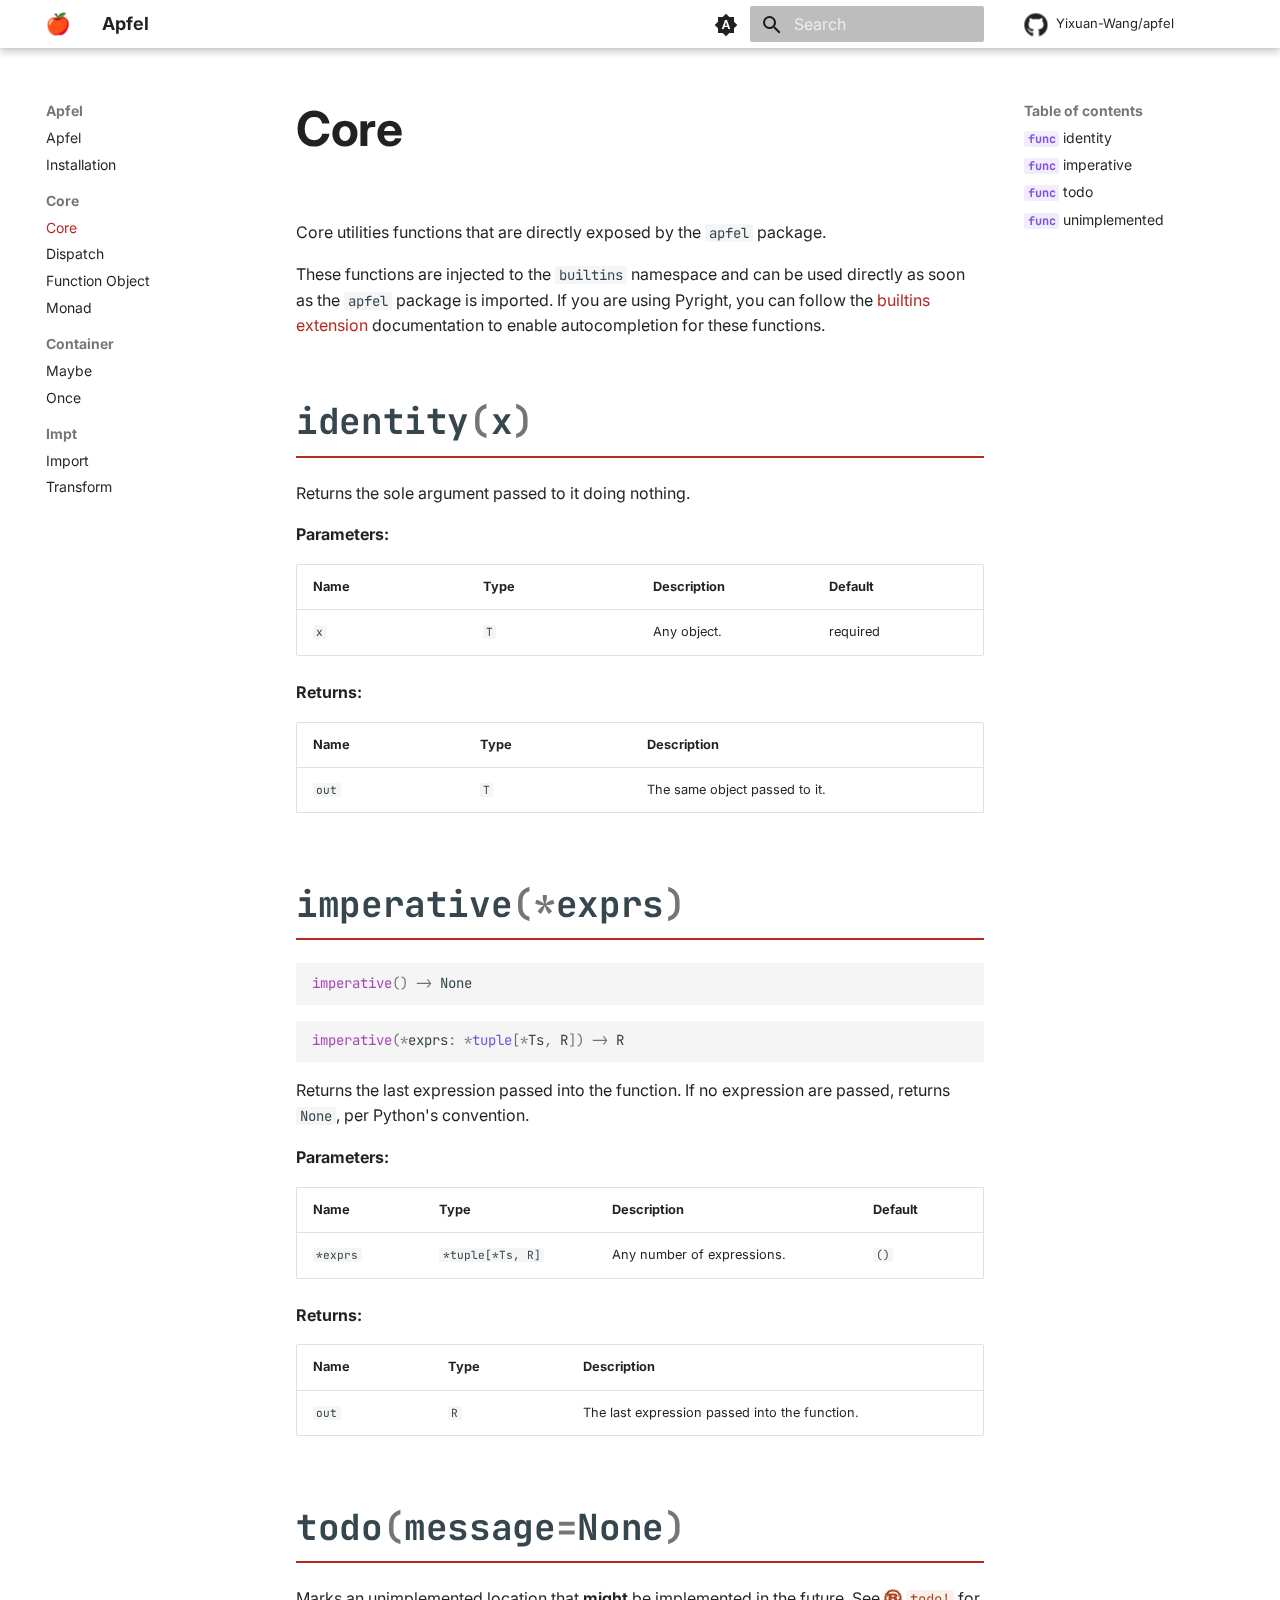
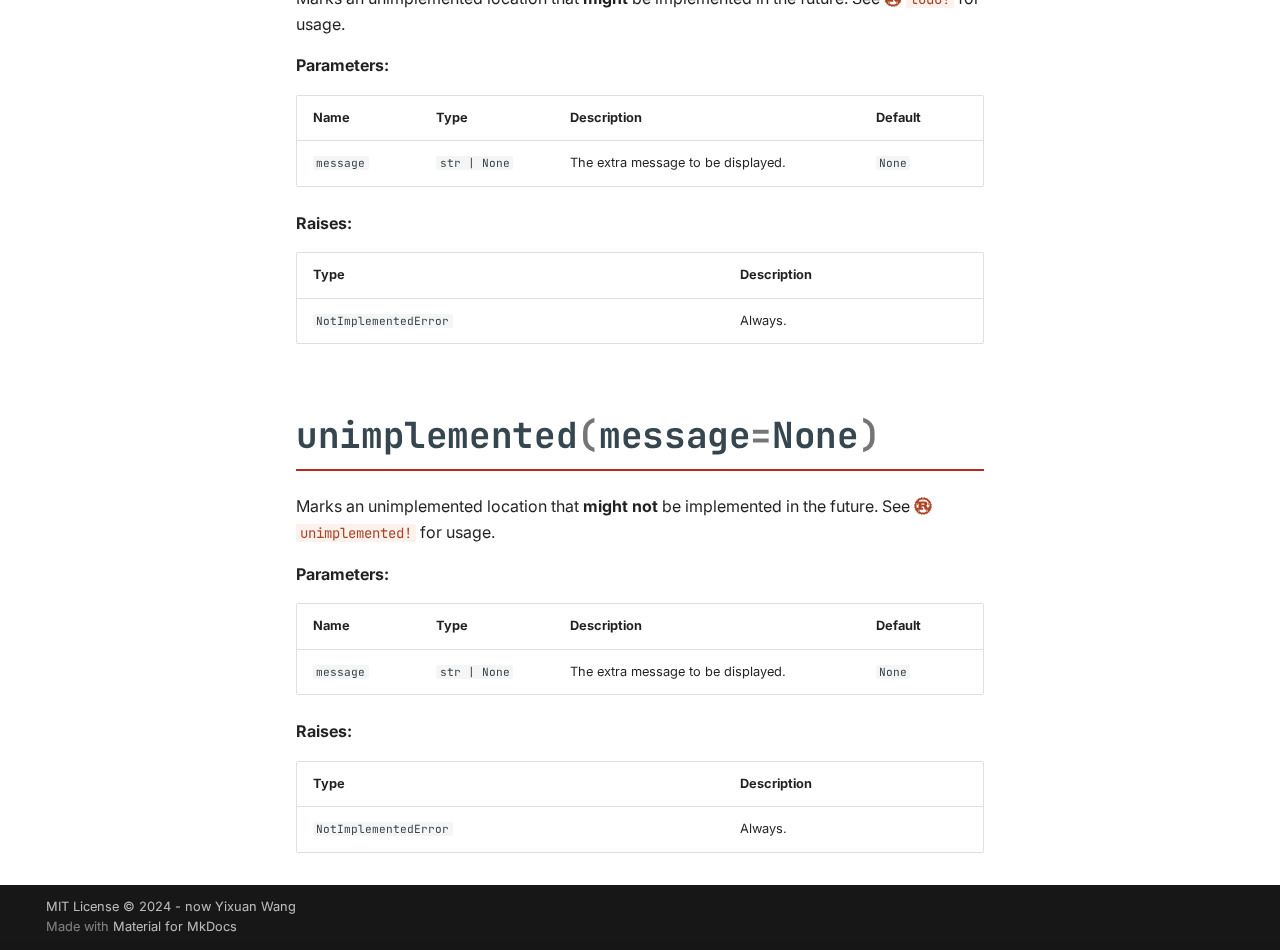
<file: core/index.html>
<!doctype html>
<html lang="en" class="no-js">
  <head>
    
      <meta charset="utf-8">
      <meta name="viewport" content="width=device-width,initial-scale=1">
      
      
      
      
        <link rel="prev" href="../install/">
      
      
        <link rel="next" href="dispatch/">
      
      
      <link rel="icon" href="../asset/red-apple.png">
      <meta name="generator" content="mkdocs-1.6.1, mkdocs-material-9.6.7">
    
    
      
        <title>Core - Apfel</title>
      
    
    
      <link rel="stylesheet" href="../assets/stylesheets/main.8608ea7d.min.css">
      
        
        <link rel="stylesheet" href="../assets/stylesheets/palette.06af60db.min.css">
      
      


    
    
      
    
    
    <link rel="preconnect" href="https://fonts.googleapis.com">
    <link rel="preconnect" href="https://fonts.gstatic.com" crossorigin>
    <link href="https://fonts.googleapis.com/css2?family=Inter:ital,opsz,wght@0,14..32,100..900;1,14..32,100..900&family=JetBrains+Mono:ital,wght@0,100..800;1,100..800&display=swap" rel="stylesheet">

    
      <link rel="stylesheet" href="../assets/_mkdocstrings.css">
    
      <link rel="stylesheet" href="../stylesheet/extra.css">
    
    <script>__md_scope=new URL("..",location),__md_hash=e=>[...e].reduce(((e,_)=>(e<<5)-e+_.charCodeAt(0)),0),__md_get=(e,_=localStorage,t=__md_scope)=>JSON.parse(_.getItem(t.pathname+"."+e)),__md_set=(e,_,t=localStorage,a=__md_scope)=>{try{t.setItem(a.pathname+"."+e,JSON.stringify(_))}catch(e){}}</script>
    
      

    
    
    
  </head>
  
  
    
    
      
    
    
    
    
    <body dir="ltr" data-md-color-scheme="default" data-md-color-primary="custom" data-md-color-accent="custom">
  
    
    <input class="md-toggle" data-md-toggle="drawer" type="checkbox" id="__drawer" autocomplete="off">
    <input class="md-toggle" data-md-toggle="search" type="checkbox" id="__search" autocomplete="off">
    <label class="md-overlay" for="__drawer"></label>
    <div data-md-component="skip">
      
        
        <a href="#core" class="md-skip">
          Skip to content
        </a>
      
    </div>
    <div data-md-component="announce">
      
    </div>
    
    
      

  

<header class="md-header md-header--shadow" data-md-component="header">
  <nav class="md-header__inner md-grid" aria-label="Header">
    <a href=".." title="Apfel" class="md-header__button md-logo" aria-label="Apfel" data-md-component="logo">
      
  <img src="../asset/red-apple.png" alt="logo">

    </a>
    <label class="md-header__button md-icon" for="__drawer">
      
      <svg xmlns="http://www.w3.org/2000/svg" viewBox="0 0 24 24"><path d="M3 6h18v2H3zm0 5h18v2H3zm0 5h18v2H3z"/></svg>
    </label>
    <div class="md-header__title" data-md-component="header-title">
      <div class="md-header__ellipsis">
        <div class="md-header__topic">
          <span class="md-ellipsis">
            Apfel
          </span>
        </div>
        <div class="md-header__topic" data-md-component="header-topic">
          <span class="md-ellipsis">
            
              Core
            
          </span>
        </div>
      </div>
    </div>
    
      
        <form class="md-header__option" data-md-component="palette">
  
    
    
    
    <input class="md-option" data-md-color-media="(prefers-color-scheme)" data-md-color-scheme="default" data-md-color-primary="custom" data-md-color-accent="custom"  aria-label="Switch to light mode"  type="radio" name="__palette" id="__palette_0">
    
      <label class="md-header__button md-icon" title="Switch to light mode" for="__palette_1" hidden>
        <svg xmlns="http://www.w3.org/2000/svg" viewBox="0 0 24 24"><path d="m14.3 16-.7-2h-3.2l-.7 2H7.8L11 7h2l3.2 9zM20 8.69V4h-4.69L12 .69 8.69 4H4v4.69L.69 12 4 15.31V20h4.69L12 23.31 15.31 20H20v-4.69L23.31 12zm-9.15 3.96h2.3L12 9z"/></svg>
      </label>
    
  
    
    
    
    <input class="md-option" data-md-color-media="(prefers-color-scheme: light)" data-md-color-scheme="default" data-md-color-primary="custom" data-md-color-accent="custom"  aria-label="Switch to dark mode"  type="radio" name="__palette" id="__palette_1">
    
      <label class="md-header__button md-icon" title="Switch to dark mode" for="__palette_2" hidden>
        <svg xmlns="http://www.w3.org/2000/svg" viewBox="0 0 24 24"><path d="M12 8a4 4 0 0 0-4 4 4 4 0 0 0 4 4 4 4 0 0 0 4-4 4 4 0 0 0-4-4m0 10a6 6 0 0 1-6-6 6 6 0 0 1 6-6 6 6 0 0 1 6 6 6 6 0 0 1-6 6m8-9.31V4h-4.69L12 .69 8.69 4H4v4.69L.69 12 4 15.31V20h4.69L12 23.31 15.31 20H20v-4.69L23.31 12z"/></svg>
      </label>
    
  
    
    
    
    <input class="md-option" data-md-color-media="(prefers-color-scheme: dark)" data-md-color-scheme="slate" data-md-color-primary="custom" data-md-color-accent="custom"  aria-label="Switch to system preference"  type="radio" name="__palette" id="__palette_2">
    
      <label class="md-header__button md-icon" title="Switch to system preference" for="__palette_0" hidden>
        <svg xmlns="http://www.w3.org/2000/svg" viewBox="0 0 24 24"><path d="M12 18c-.89 0-1.74-.2-2.5-.55C11.56 16.5 13 14.42 13 12s-1.44-4.5-3.5-5.45C10.26 6.2 11.11 6 12 6a6 6 0 0 1 6 6 6 6 0 0 1-6 6m8-9.31V4h-4.69L12 .69 8.69 4H4v4.69L.69 12 4 15.31V20h4.69L12 23.31 15.31 20H20v-4.69L23.31 12z"/></svg>
      </label>
    
  
</form>
      
    
    
      <script>var palette=__md_get("__palette");if(palette&&palette.color){if("(prefers-color-scheme)"===palette.color.media){var media=matchMedia("(prefers-color-scheme: light)"),input=document.querySelector(media.matches?"[data-md-color-media='(prefers-color-scheme: light)']":"[data-md-color-media='(prefers-color-scheme: dark)']");palette.color.media=input.getAttribute("data-md-color-media"),palette.color.scheme=input.getAttribute("data-md-color-scheme"),palette.color.primary=input.getAttribute("data-md-color-primary"),palette.color.accent=input.getAttribute("data-md-color-accent")}for(var[key,value]of Object.entries(palette.color))document.body.setAttribute("data-md-color-"+key,value)}</script>
    
    
    
      <label class="md-header__button md-icon" for="__search">
        
        <svg xmlns="http://www.w3.org/2000/svg" viewBox="0 0 24 24"><path d="M9.5 3A6.5 6.5 0 0 1 16 9.5c0 1.61-.59 3.09-1.56 4.23l.27.27h.79l5 5-1.5 1.5-5-5v-.79l-.27-.27A6.52 6.52 0 0 1 9.5 16 6.5 6.5 0 0 1 3 9.5 6.5 6.5 0 0 1 9.5 3m0 2C7 5 5 7 5 9.5S7 14 9.5 14 14 12 14 9.5 12 5 9.5 5"/></svg>
      </label>
      <div class="md-search" data-md-component="search" role="dialog">
  <label class="md-search__overlay" for="__search"></label>
  <div class="md-search__inner" role="search">
    <form class="md-search__form" name="search">
      <input type="text" class="md-search__input" name="query" aria-label="Search" placeholder="Search" autocapitalize="off" autocorrect="off" autocomplete="off" spellcheck="false" data-md-component="search-query" required>
      <label class="md-search__icon md-icon" for="__search">
        
        <svg xmlns="http://www.w3.org/2000/svg" viewBox="0 0 24 24"><path d="M9.5 3A6.5 6.5 0 0 1 16 9.5c0 1.61-.59 3.09-1.56 4.23l.27.27h.79l5 5-1.5 1.5-5-5v-.79l-.27-.27A6.52 6.52 0 0 1 9.5 16 6.5 6.5 0 0 1 3 9.5 6.5 6.5 0 0 1 9.5 3m0 2C7 5 5 7 5 9.5S7 14 9.5 14 14 12 14 9.5 12 5 9.5 5"/></svg>
        
        <svg xmlns="http://www.w3.org/2000/svg" viewBox="0 0 24 24"><path d="M20 11v2H8l5.5 5.5-1.42 1.42L4.16 12l7.92-7.92L13.5 5.5 8 11z"/></svg>
      </label>
      <nav class="md-search__options" aria-label="Search">
        
        <button type="reset" class="md-search__icon md-icon" title="Clear" aria-label="Clear" tabindex="-1">
          
          <svg xmlns="http://www.w3.org/2000/svg" viewBox="0 0 24 24"><path d="M19 6.41 17.59 5 12 10.59 6.41 5 5 6.41 10.59 12 5 17.59 6.41 19 12 13.41 17.59 19 19 17.59 13.41 12z"/></svg>
        </button>
      </nav>
      
    </form>
    <div class="md-search__output">
      <div class="md-search__scrollwrap" tabindex="0" data-md-scrollfix>
        <div class="md-search-result" data-md-component="search-result">
          <div class="md-search-result__meta">
            Initializing search
          </div>
          <ol class="md-search-result__list" role="presentation"></ol>
        </div>
      </div>
    </div>
  </div>
</div>
    
    
      <div class="md-header__source">
        <a href="https://github.com/Yixuan-Wang/apfel" title="Go to repository" class="md-source" data-md-component="source">
  <div class="md-source__icon md-icon">
    
    <svg xmlns="http://www.w3.org/2000/svg" viewBox="0 0 496 512"><!--! Font Awesome Free 6.7.2 by @fontawesome - https://fontawesome.com License - https://fontawesome.com/license/free (Icons: CC BY 4.0, Fonts: SIL OFL 1.1, Code: MIT License) Copyright 2024 Fonticons, Inc.--><path d="M165.9 397.4c0 2-2.3 3.6-5.2 3.6-3.3.3-5.6-1.3-5.6-3.6 0-2 2.3-3.6 5.2-3.6 3-.3 5.6 1.3 5.6 3.6m-31.1-4.5c-.7 2 1.3 4.3 4.3 4.9 2.6 1 5.6 0 6.2-2s-1.3-4.3-4.3-5.2c-2.6-.7-5.5.3-6.2 2.3m44.2-1.7c-2.9.7-4.9 2.6-4.6 4.9.3 2 2.9 3.3 5.9 2.6 2.9-.7 4.9-2.6 4.6-4.6-.3-1.9-3-3.2-5.9-2.9M244.8 8C106.1 8 0 113.3 0 252c0 110.9 69.8 205.8 169.5 239.2 12.8 2.3 17.3-5.6 17.3-12.1 0-6.2-.3-40.4-.3-61.4 0 0-70 15-84.7-29.8 0 0-11.4-29.1-27.8-36.6 0 0-22.9-15.7 1.6-15.4 0 0 24.9 2 38.6 25.8 21.9 38.6 58.6 27.5 72.9 20.9 2.3-16 8.8-27.1 16-33.7-55.9-6.2-112.3-14.3-112.3-110.5 0-27.5 7.6-41.3 23.6-58.9-2.6-6.5-11.1-33.3 2.6-67.9 20.9-6.5 69 27 69 27 20-5.6 41.5-8.5 62.8-8.5s42.8 2.9 62.8 8.5c0 0 48.1-33.6 69-27 13.7 34.7 5.2 61.4 2.6 67.9 16 17.7 25.8 31.5 25.8 58.9 0 96.5-58.9 104.2-114.8 110.5 9.2 7.9 17 22.9 17 46.4 0 33.7-.3 75.4-.3 83.6 0 6.5 4.6 14.4 17.3 12.1C428.2 457.8 496 362.9 496 252 496 113.3 383.5 8 244.8 8M97.2 352.9c-1.3 1-1 3.3.7 5.2 1.6 1.6 3.9 2.3 5.2 1 1.3-1 1-3.3-.7-5.2-1.6-1.6-3.9-2.3-5.2-1m-10.8-8.1c-.7 1.3.3 2.9 2.3 3.9 1.6 1 3.6.7 4.3-.7.7-1.3-.3-2.9-2.3-3.9-2-.6-3.6-.3-4.3.7m32.4 35.6c-1.6 1.3-1 4.3 1.3 6.2 2.3 2.3 5.2 2.6 6.5 1 1.3-1.3.7-4.3-1.3-6.2-2.2-2.3-5.2-2.6-6.5-1m-11.4-14.7c-1.6 1-1.6 3.6 0 5.9s4.3 3.3 5.6 2.3c1.6-1.3 1.6-3.9 0-6.2-1.4-2.3-4-3.3-5.6-2"/></svg>
  </div>
  <div class="md-source__repository">
    Yixuan-Wang/apfel
  </div>
</a>
      </div>
    
  </nav>
  
</header>
    
    <div class="md-container" data-md-component="container">
      
      
        
          
        
      
      <main class="md-main" data-md-component="main">
        <div class="md-main__inner md-grid">
          
            
              
              <div class="md-sidebar md-sidebar--primary" data-md-component="sidebar" data-md-type="navigation" >
                <div class="md-sidebar__scrollwrap">
                  <div class="md-sidebar__inner">
                    



<nav class="md-nav md-nav--primary" aria-label="Navigation" data-md-level="0">
  <label class="md-nav__title" for="__drawer">
    <a href=".." title="Apfel" class="md-nav__button md-logo" aria-label="Apfel" data-md-component="logo">
      
  <img src="../asset/red-apple.png" alt="logo">

    </a>
    Apfel
  </label>
  
    <div class="md-nav__source">
      <a href="https://github.com/Yixuan-Wang/apfel" title="Go to repository" class="md-source" data-md-component="source">
  <div class="md-source__icon md-icon">
    
    <svg xmlns="http://www.w3.org/2000/svg" viewBox="0 0 496 512"><!--! Font Awesome Free 6.7.2 by @fontawesome - https://fontawesome.com License - https://fontawesome.com/license/free (Icons: CC BY 4.0, Fonts: SIL OFL 1.1, Code: MIT License) Copyright 2024 Fonticons, Inc.--><path d="M165.9 397.4c0 2-2.3 3.6-5.2 3.6-3.3.3-5.6-1.3-5.6-3.6 0-2 2.3-3.6 5.2-3.6 3-.3 5.6 1.3 5.6 3.6m-31.1-4.5c-.7 2 1.3 4.3 4.3 4.9 2.6 1 5.6 0 6.2-2s-1.3-4.3-4.3-5.2c-2.6-.7-5.5.3-6.2 2.3m44.2-1.7c-2.9.7-4.9 2.6-4.6 4.9.3 2 2.9 3.3 5.9 2.6 2.9-.7 4.9-2.6 4.6-4.6-.3-1.9-3-3.2-5.9-2.9M244.8 8C106.1 8 0 113.3 0 252c0 110.9 69.8 205.8 169.5 239.2 12.8 2.3 17.3-5.6 17.3-12.1 0-6.2-.3-40.4-.3-61.4 0 0-70 15-84.7-29.8 0 0-11.4-29.1-27.8-36.6 0 0-22.9-15.7 1.6-15.4 0 0 24.9 2 38.6 25.8 21.9 38.6 58.6 27.5 72.9 20.9 2.3-16 8.8-27.1 16-33.7-55.9-6.2-112.3-14.3-112.3-110.5 0-27.5 7.6-41.3 23.6-58.9-2.6-6.5-11.1-33.3 2.6-67.9 20.9-6.5 69 27 69 27 20-5.6 41.5-8.5 62.8-8.5s42.8 2.9 62.8 8.5c0 0 48.1-33.6 69-27 13.7 34.7 5.2 61.4 2.6 67.9 16 17.7 25.8 31.5 25.8 58.9 0 96.5-58.9 104.2-114.8 110.5 9.2 7.9 17 22.9 17 46.4 0 33.7-.3 75.4-.3 83.6 0 6.5 4.6 14.4 17.3 12.1C428.2 457.8 496 362.9 496 252 496 113.3 383.5 8 244.8 8M97.2 352.9c-1.3 1-1 3.3.7 5.2 1.6 1.6 3.9 2.3 5.2 1 1.3-1 1-3.3-.7-5.2-1.6-1.6-3.9-2.3-5.2-1m-10.8-8.1c-.7 1.3.3 2.9 2.3 3.9 1.6 1 3.6.7 4.3-.7.7-1.3-.3-2.9-2.3-3.9-2-.6-3.6-.3-4.3.7m32.4 35.6c-1.6 1.3-1 4.3 1.3 6.2 2.3 2.3 5.2 2.6 6.5 1 1.3-1.3.7-4.3-1.3-6.2-2.2-2.3-5.2-2.6-6.5-1m-11.4-14.7c-1.6 1-1.6 3.6 0 5.9s4.3 3.3 5.6 2.3c1.6-1.3 1.6-3.9 0-6.2-1.4-2.3-4-3.3-5.6-2"/></svg>
  </div>
  <div class="md-source__repository">
    Yixuan-Wang/apfel
  </div>
</a>
    </div>
  
  <ul class="md-nav__list" data-md-scrollfix>
    
      
      
  
  
  
  
    <li class="md-nav__item">
      <a href=".." class="md-nav__link">
        
  
  <span class="md-ellipsis">
    Apfel
    
  </span>
  

      </a>
    </li>
  

    
      
      
  
  
  
  
    <li class="md-nav__item">
      <a href="../install/" class="md-nav__link">
        
  
  <span class="md-ellipsis">
    Installation
    
  </span>
  

      </a>
    </li>
  

    
      
      
  
  
    
  
  
  
    
    
    
      
        
        
      
    
    
    <li class="md-nav__item md-nav__item--active md-nav__item--section md-nav__item--nested">
      
        
        
        <input class="md-nav__toggle md-toggle " type="checkbox" id="__nav_3" checked>
        
          
          <label class="md-nav__link" for="__nav_3" id="__nav_3_label" tabindex="">
            
  
  <span class="md-ellipsis">
    Core
    
  </span>
  

            <span class="md-nav__icon md-icon"></span>
          </label>
        
        <nav class="md-nav" data-md-level="1" aria-labelledby="__nav_3_label" aria-expanded="true">
          <label class="md-nav__title" for="__nav_3">
            <span class="md-nav__icon md-icon"></span>
            Core
          </label>
          <ul class="md-nav__list" data-md-scrollfix>
            
              
                
  
  
    
  
  
  
    <li class="md-nav__item md-nav__item--active">
      
      <input class="md-nav__toggle md-toggle" type="checkbox" id="__toc">
      
      
        
      
      
        <label class="md-nav__link md-nav__link--active" for="__toc">
          
  
  <span class="md-ellipsis">
    Core
    
  </span>
  

          <span class="md-nav__icon md-icon"></span>
        </label>
      
      <a href="./" class="md-nav__link md-nav__link--active">
        
  
  <span class="md-ellipsis">
    Core
    
  </span>
  

      </a>
      
        

<nav class="md-nav md-nav--secondary" aria-label="Table of contents">
  
  
  
    
  
  
    <label class="md-nav__title" for="__toc">
      <span class="md-nav__icon md-icon"></span>
      Table of contents
    </label>
    <ul class="md-nav__list" data-md-component="toc" data-md-scrollfix>
      
        <li class="md-nav__item">
  <a href="#apfel.identity" class="md-nav__link">
    <span class="md-ellipsis">
      <code class="doc-symbol doc-symbol-toc doc-symbol-function"></code>&nbsp;identity
    </span>
  </a>
  
</li>
      
        <li class="md-nav__item">
  <a href="#apfel.imperative" class="md-nav__link">
    <span class="md-ellipsis">
      <code class="doc-symbol doc-symbol-toc doc-symbol-function"></code>&nbsp;imperative
    </span>
  </a>
  
</li>
      
        <li class="md-nav__item">
  <a href="#apfel.todo" class="md-nav__link">
    <span class="md-ellipsis">
      <code class="doc-symbol doc-symbol-toc doc-symbol-function"></code>&nbsp;todo
    </span>
  </a>
  
</li>
      
        <li class="md-nav__item">
  <a href="#apfel.unimplemented" class="md-nav__link">
    <span class="md-ellipsis">
      <code class="doc-symbol doc-symbol-toc doc-symbol-function"></code>&nbsp;unimplemented
    </span>
  </a>
  
</li>
      
    </ul>
  
</nav>
      
    </li>
  

              
            
              
                
  
  
  
  
    <li class="md-nav__item">
      <a href="dispatch/" class="md-nav__link">
        
  
  <span class="md-ellipsis">
    Dispatch
    
  </span>
  

      </a>
    </li>
  

              
            
              
                
  
  
  
  
    <li class="md-nav__item">
      <a href="function-object/" class="md-nav__link">
        
  
  <span class="md-ellipsis">
    Function Object
    
  </span>
  

      </a>
    </li>
  

              
            
              
                
  
  
  
  
    <li class="md-nav__item">
      <a href="monad/" class="md-nav__link">
        
  
  <span class="md-ellipsis">
    Monad
    
  </span>
  

      </a>
    </li>
  

              
            
          </ul>
        </nav>
      
    </li>
  

    
      
      
  
  
  
  
    
    
    
      
        
        
      
    
    
    <li class="md-nav__item md-nav__item--section md-nav__item--nested">
      
        
        
          
        
        <input class="md-nav__toggle md-toggle md-toggle--indeterminate" type="checkbox" id="__nav_4" >
        
          
          <label class="md-nav__link" for="__nav_4" id="__nav_4_label" tabindex="">
            
  
  <span class="md-ellipsis">
    Container
    
  </span>
  

            <span class="md-nav__icon md-icon"></span>
          </label>
        
        <nav class="md-nav" data-md-level="1" aria-labelledby="__nav_4_label" aria-expanded="false">
          <label class="md-nav__title" for="__nav_4">
            <span class="md-nav__icon md-icon"></span>
            Container
          </label>
          <ul class="md-nav__list" data-md-scrollfix>
            
              
                
  
  
  
  
    <li class="md-nav__item">
      <a href="../container/maybe/" class="md-nav__link">
        
  
  <span class="md-ellipsis">
    Maybe
    
  </span>
  

      </a>
    </li>
  

              
            
              
                
  
  
  
  
    <li class="md-nav__item">
      <a href="../container/once/" class="md-nav__link">
        
  
  <span class="md-ellipsis">
    Once
    
  </span>
  

      </a>
    </li>
  

              
            
          </ul>
        </nav>
      
    </li>
  

    
      
      
  
  
  
  
    
    
    
      
        
        
      
    
    
    <li class="md-nav__item md-nav__item--section md-nav__item--nested">
      
        
        
          
        
        <input class="md-nav__toggle md-toggle md-toggle--indeterminate" type="checkbox" id="__nav_5" >
        
          
          <label class="md-nav__link" for="__nav_5" id="__nav_5_label" tabindex="">
            
  
  <span class="md-ellipsis">
    Impt
    
  </span>
  

            <span class="md-nav__icon md-icon"></span>
          </label>
        
        <nav class="md-nav" data-md-level="1" aria-labelledby="__nav_5_label" aria-expanded="false">
          <label class="md-nav__title" for="__nav_5">
            <span class="md-nav__icon md-icon"></span>
            Impt
          </label>
          <ul class="md-nav__list" data-md-scrollfix>
            
              
                
  
  
  
  
    <li class="md-nav__item">
      <a href="../impt/" class="md-nav__link">
        
  
  <span class="md-ellipsis">
    Import
    
  </span>
  

      </a>
    </li>
  

              
            
              
                
  
  
  
  
    <li class="md-nav__item">
      <a href="../impt/transform/" class="md-nav__link">
        
  
  <span class="md-ellipsis">
    Transform
    
  </span>
  

      </a>
    </li>
  

              
            
          </ul>
        </nav>
      
    </li>
  

    
  </ul>
</nav>
                  </div>
                </div>
              </div>
            
            
              
              <div class="md-sidebar md-sidebar--secondary" data-md-component="sidebar" data-md-type="toc" >
                <div class="md-sidebar__scrollwrap">
                  <div class="md-sidebar__inner">
                    

<nav class="md-nav md-nav--secondary" aria-label="Table of contents">
  
  
  
    
  
  
    <label class="md-nav__title" for="__toc">
      <span class="md-nav__icon md-icon"></span>
      Table of contents
    </label>
    <ul class="md-nav__list" data-md-component="toc" data-md-scrollfix>
      
        <li class="md-nav__item">
  <a href="#apfel.identity" class="md-nav__link">
    <span class="md-ellipsis">
      <code class="doc-symbol doc-symbol-toc doc-symbol-function"></code>&nbsp;identity
    </span>
  </a>
  
</li>
      
        <li class="md-nav__item">
  <a href="#apfel.imperative" class="md-nav__link">
    <span class="md-ellipsis">
      <code class="doc-symbol doc-symbol-toc doc-symbol-function"></code>&nbsp;imperative
    </span>
  </a>
  
</li>
      
        <li class="md-nav__item">
  <a href="#apfel.todo" class="md-nav__link">
    <span class="md-ellipsis">
      <code class="doc-symbol doc-symbol-toc doc-symbol-function"></code>&nbsp;todo
    </span>
  </a>
  
</li>
      
        <li class="md-nav__item">
  <a href="#apfel.unimplemented" class="md-nav__link">
    <span class="md-ellipsis">
      <code class="doc-symbol doc-symbol-toc doc-symbol-function"></code>&nbsp;unimplemented
    </span>
  </a>
  
</li>
      
    </ul>
  
</nav>
                  </div>
                </div>
              </div>
            
          
          
            <div class="md-content" data-md-component="content">
              <article class="md-content__inner md-typeset">
                
                  


  
  


<h1 id="core">Core<a class="headerlink" href="#core" title="Permanent link">#</a></h1>
<p>Core utilities functions that are directly exposed by the <code>apfel</code> package.</p>
<p>These functions are injected to the <code>builtins</code> namespace and can be used directly
  as soon as the <code>apfel</code> package is imported.
If you are using Pyright, you can follow the <a href="https://github.com/microsoft/pyright/blob/main/docs/builtins.md">builtins extension</a> documentation to enable autocompletion for these functions.</p>


<div class="doc doc-object doc-module">




    <div class="doc doc-contents first">








  <div class="doc doc-children">







<div class="doc doc-object doc-function">


<h2 id="apfel.identity" class="doc doc-heading">
            <code class="highlight language-python"><span class="n">identity</span><span class="p">(</span><span class="n">x</span><span class="p">)</span></code>

<a href="#apfel.identity" class="headerlink" title="Permanent link">#</a></h2>


    <div class="doc doc-contents ">

        <p>Returns the sole argument passed to it doing nothing.</p>


<p><span class="doc-section-title">Parameters:</span></p>
    <table>
      <thead>
        <tr>
          <th>Name</th>
          <th>Type</th>
          <th>Description</th>
          <th>Default</th>
        </tr>
      </thead>
      <tbody>
          <tr class="doc-section-item">
            <td>
                <code>x</code>
            </td>
            <td>
                  <code><span title="T">T</span></code>
            </td>
            <td>
              <div class="doc-md-description">
                <p>Any object.</p>
              </div>
            </td>
            <td>
                <em>required</em>
            </td>
          </tr>
      </tbody>
    </table>


    <p><span class="doc-section-title">Returns:</span></p>
    <table>
      <thead>
        <tr>
<th>Name</th>          <th>Type</th>
          <th>Description</th>
        </tr>
      </thead>
      <tbody>
          <tr class="doc-section-item">
<td><code>out</code></td>            <td>
                  <code><span title="T">T</span></code>
            </td>
            <td>
              <div class="doc-md-description">
                <p>The same object passed to it.</p>
              </div>
            </td>
          </tr>
      </tbody>
    </table>

    </div>

</div>






<div class="doc doc-object doc-function">


<h2 id="apfel.imperative" class="doc doc-heading">
            <code class="highlight language-python"><span class="n">imperative</span><span class="p">(</span><span class="o">*</span><span class="n">exprs</span><span class="p">)</span></code>

<a href="#apfel.imperative" class="headerlink" title="Permanent link">#</a></h2>
          <div class="doc-overloads">
<div class="doc-signature highlight"><pre><span></span><code><a id="__codelineno-0-1" name="__codelineno-0-1" href="#__codelineno-0-1"></a><span class="nf">imperative</span><span class="p">()</span> <span class="o">-&gt;</span> <span class="kc">None</span>
</code></pre></div><div class="doc-signature highlight"><pre><span></span><code><a id="__codelineno-0-1" name="__codelineno-0-1" href="#__codelineno-0-1"></a><span class="nf">imperative</span><span class="p">(</span><span class="o">*</span><span class="n">exprs</span><span class="p">:</span> <span class="o">*</span><span class="nb">tuple</span><span class="p">[</span><span class="o">*</span><span class="n">Ts</span><span class="p">,</span> <span class="n">R</span><span class="p">])</span> <span class="o">-&gt;</span> <span class="n">R</span>
</code></pre></div>          </div>


    <div class="doc doc-contents ">

        <p>Returns the last expression passed into the function.
If no expression are passed, returns <code>None</code>, per Python's convention.</p>


<p><span class="doc-section-title">Parameters:</span></p>
    <table>
      <thead>
        <tr>
          <th>Name</th>
          <th>Type</th>
          <th>Description</th>
          <th>Default</th>
        </tr>
      </thead>
      <tbody>
          <tr class="doc-section-item">
            <td>
                <code>*exprs</code>
            </td>
            <td>
                  <code>*tuple[*Ts, R]</code>
            </td>
            <td>
              <div class="doc-md-description">
                <p>Any number of expressions. </p>
              </div>
            </td>
            <td>
                  <code>()</code>
            </td>
          </tr>
      </tbody>
    </table>


    <p><span class="doc-section-title">Returns:</span></p>
    <table>
      <thead>
        <tr>
<th>Name</th>          <th>Type</th>
          <th>Description</th>
        </tr>
      </thead>
      <tbody>
          <tr class="doc-section-item">
<td><code>out</code></td>            <td>
                  <code><span title="R">R</span></code>
            </td>
            <td>
              <div class="doc-md-description">
                <p>The last expression passed into the function.</p>
              </div>
            </td>
          </tr>
      </tbody>
    </table>

    </div>

</div>






<div class="doc doc-object doc-function">


<h2 id="apfel.todo" class="doc doc-heading">
            <code class="highlight language-python"><span class="n">todo</span><span class="p">(</span><span class="n">message</span><span class="o">=</span><span class="kc">None</span><span class="p">)</span></code>

<a href="#apfel.todo" class="headerlink" title="Permanent link">#</a></h2>


    <div class="doc doc-contents ">

        <p>Marks an unimplemented location that <strong>might</strong> be implemented in the future.
See <a class="ref rs" href="https://doc.rust-lang.org/std/macro.todo.html"><code>todo!</code></a> for usage.</p>


<p><span class="doc-section-title">Parameters:</span></p>
    <table>
      <thead>
        <tr>
          <th>Name</th>
          <th>Type</th>
          <th>Description</th>
          <th>Default</th>
        </tr>
      </thead>
      <tbody>
          <tr class="doc-section-item">
            <td>
                <code>message</code>
            </td>
            <td>
                  <code><span title="str">str</span> | None</code>
            </td>
            <td>
              <div class="doc-md-description">
                <p>The extra message to be displayed.</p>
              </div>
            </td>
            <td>
                  <code>None</code>
            </td>
          </tr>
      </tbody>
    </table>


<p><span class="doc-section-title">Raises:</span></p>
    <table>
      <thead>
        <tr>
          <th>Type</th>
          <th>Description</th>
        </tr>
      </thead>
      <tbody>
          <tr class="doc-section-item">
            <td>
                  <code><span title="NotImplementedError">NotImplementedError</span></code>
            </td>
            <td>
              <div class="doc-md-description">
                <p>Always.</p>
              </div>
            </td>
          </tr>
      </tbody>
    </table>

    </div>

</div>






<div class="doc doc-object doc-function">


<h2 id="apfel.unimplemented" class="doc doc-heading">
            <code class="highlight language-python"><span class="n">unimplemented</span><span class="p">(</span><span class="n">message</span><span class="o">=</span><span class="kc">None</span><span class="p">)</span></code>

<a href="#apfel.unimplemented" class="headerlink" title="Permanent link">#</a></h2>


    <div class="doc doc-contents ">

        <p>Marks an unimplemented location that <strong>might not</strong> be implemented in the future.
See <a class="ref rs" href="https://doc.rust-lang.org/std/macro.unimplemented.html"><code>unimplemented!</code></a> for usage.</p>


<p><span class="doc-section-title">Parameters:</span></p>
    <table>
      <thead>
        <tr>
          <th>Name</th>
          <th>Type</th>
          <th>Description</th>
          <th>Default</th>
        </tr>
      </thead>
      <tbody>
          <tr class="doc-section-item">
            <td>
                <code>message</code>
            </td>
            <td>
                  <code><span title="str">str</span> | None</code>
            </td>
            <td>
              <div class="doc-md-description">
                <p>The extra message to be displayed.</p>
              </div>
            </td>
            <td>
                  <code>None</code>
            </td>
          </tr>
      </tbody>
    </table>


<p><span class="doc-section-title">Raises:</span></p>
    <table>
      <thead>
        <tr>
          <th>Type</th>
          <th>Description</th>
        </tr>
      </thead>
      <tbody>
          <tr class="doc-section-item">
            <td>
                  <code><span title="NotImplementedError">NotImplementedError</span></code>
            </td>
            <td>
              <div class="doc-md-description">
                <p>Always.</p>
              </div>
            </td>
          </tr>
      </tbody>
    </table>

    </div>

</div>




  </div>

    </div>

</div>












                
              </article>
            </div>
          
          
<script>var target=document.getElementById(location.hash.slice(1));target&&target.name&&(target.checked=target.name.startsWith("__tabbed_"))</script>
        </div>
        
      </main>
      
        <footer class="md-footer">
  
  <div class="md-footer-meta md-typeset">
    <div class="md-footer-meta__inner md-grid">
      <div class="md-copyright">
  
    <div class="md-copyright__highlight">
      MIT License &copy; 2024 - now Yixuan Wang
    </div>
  
  
    Made with
    <a href="https://squidfunk.github.io/mkdocs-material/" target="_blank" rel="noopener">
      Material for MkDocs
    </a>
  
</div>
      
    </div>
  </div>
</footer>
      
    </div>
    <div class="md-dialog" data-md-component="dialog">
      <div class="md-dialog__inner md-typeset"></div>
    </div>
    
    
    <script id="__config" type="application/json">{"base": "..", "features": ["navigation.expand", "navigation.path", "navigation.sections"], "search": "../assets/javascripts/workers/search.f8cc74c7.min.js", "translations": {"clipboard.copied": "Copied to clipboard", "clipboard.copy": "Copy to clipboard", "search.result.more.one": "1 more on this page", "search.result.more.other": "# more on this page", "search.result.none": "No matching documents", "search.result.one": "1 matching document", "search.result.other": "# matching documents", "search.result.placeholder": "Type to start searching", "search.result.term.missing": "Missing", "select.version": "Select version"}}</script>
    
    
      <script src="../assets/javascripts/bundle.c8b220af.min.js"></script>
      
    
  </body>
</html>
</file>
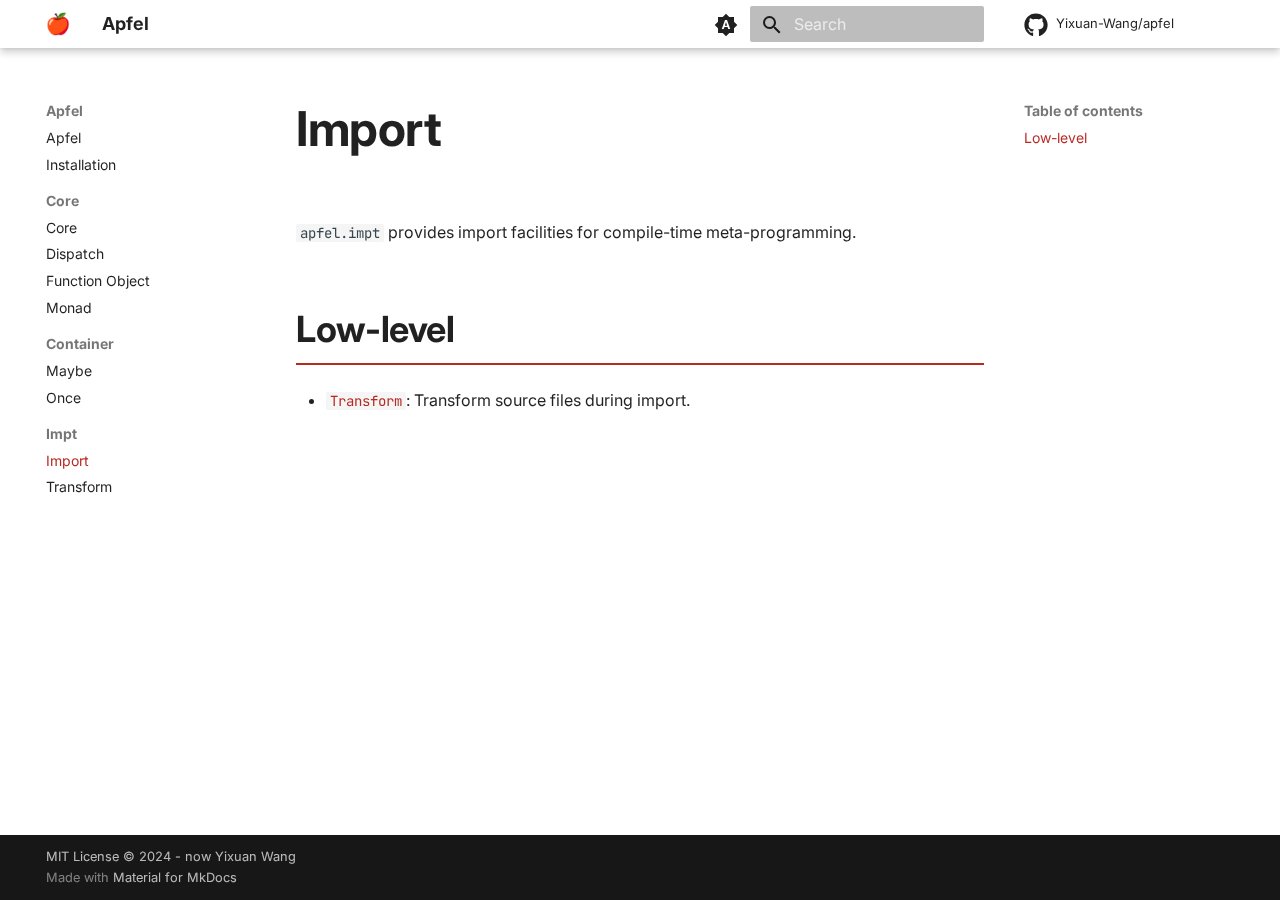
<file: impt/index.html>
<!doctype html>
<html lang="en" class="no-js">
  <head>
    
      <meta charset="utf-8">
      <meta name="viewport" content="width=device-width,initial-scale=1">
      
      
      
      
        <link rel="prev" href="../container/once/">
      
      
        <link rel="next" href="transform/">
      
      
      <link rel="icon" href="../asset/red-apple.png">
      <meta name="generator" content="mkdocs-1.6.1, mkdocs-material-9.6.7">
    
    
      
        <title>Import - Apfel</title>
      
    
    
      <link rel="stylesheet" href="../assets/stylesheets/main.8608ea7d.min.css">
      
        
        <link rel="stylesheet" href="../assets/stylesheets/palette.06af60db.min.css">
      
      


    
    
      
    
    
    <link rel="preconnect" href="https://fonts.googleapis.com">
    <link rel="preconnect" href="https://fonts.gstatic.com" crossorigin>
    <link href="https://fonts.googleapis.com/css2?family=Inter:ital,opsz,wght@0,14..32,100..900;1,14..32,100..900&family=JetBrains+Mono:ital,wght@0,100..800;1,100..800&display=swap" rel="stylesheet">

    
      <link rel="stylesheet" href="../assets/_mkdocstrings.css">
    
      <link rel="stylesheet" href="../stylesheet/extra.css">
    
    <script>__md_scope=new URL("..",location),__md_hash=e=>[...e].reduce(((e,_)=>(e<<5)-e+_.charCodeAt(0)),0),__md_get=(e,_=localStorage,t=__md_scope)=>JSON.parse(_.getItem(t.pathname+"."+e)),__md_set=(e,_,t=localStorage,a=__md_scope)=>{try{t.setItem(a.pathname+"."+e,JSON.stringify(_))}catch(e){}}</script>
    
      

    
    
    
  </head>
  
  
    
    
      
    
    
    
    
    <body dir="ltr" data-md-color-scheme="default" data-md-color-primary="custom" data-md-color-accent="custom">
  
    
    <input class="md-toggle" data-md-toggle="drawer" type="checkbox" id="__drawer" autocomplete="off">
    <input class="md-toggle" data-md-toggle="search" type="checkbox" id="__search" autocomplete="off">
    <label class="md-overlay" for="__drawer"></label>
    <div data-md-component="skip">
      
        
        <a href="#import" class="md-skip">
          Skip to content
        </a>
      
    </div>
    <div data-md-component="announce">
      
    </div>
    
    
      

  

<header class="md-header md-header--shadow" data-md-component="header">
  <nav class="md-header__inner md-grid" aria-label="Header">
    <a href=".." title="Apfel" class="md-header__button md-logo" aria-label="Apfel" data-md-component="logo">
      
  <img src="../asset/red-apple.png" alt="logo">

    </a>
    <label class="md-header__button md-icon" for="__drawer">
      
      <svg xmlns="http://www.w3.org/2000/svg" viewBox="0 0 24 24"><path d="M3 6h18v2H3zm0 5h18v2H3zm0 5h18v2H3z"/></svg>
    </label>
    <div class="md-header__title" data-md-component="header-title">
      <div class="md-header__ellipsis">
        <div class="md-header__topic">
          <span class="md-ellipsis">
            Apfel
          </span>
        </div>
        <div class="md-header__topic" data-md-component="header-topic">
          <span class="md-ellipsis">
            
              Import
            
          </span>
        </div>
      </div>
    </div>
    
      
        <form class="md-header__option" data-md-component="palette">
  
    
    
    
    <input class="md-option" data-md-color-media="(prefers-color-scheme)" data-md-color-scheme="default" data-md-color-primary="custom" data-md-color-accent="custom"  aria-label="Switch to light mode"  type="radio" name="__palette" id="__palette_0">
    
      <label class="md-header__button md-icon" title="Switch to light mode" for="__palette_1" hidden>
        <svg xmlns="http://www.w3.org/2000/svg" viewBox="0 0 24 24"><path d="m14.3 16-.7-2h-3.2l-.7 2H7.8L11 7h2l3.2 9zM20 8.69V4h-4.69L12 .69 8.69 4H4v4.69L.69 12 4 15.31V20h4.69L12 23.31 15.31 20H20v-4.69L23.31 12zm-9.15 3.96h2.3L12 9z"/></svg>
      </label>
    
  
    
    
    
    <input class="md-option" data-md-color-media="(prefers-color-scheme: light)" data-md-color-scheme="default" data-md-color-primary="custom" data-md-color-accent="custom"  aria-label="Switch to dark mode"  type="radio" name="__palette" id="__palette_1">
    
      <label class="md-header__button md-icon" title="Switch to dark mode" for="__palette_2" hidden>
        <svg xmlns="http://www.w3.org/2000/svg" viewBox="0 0 24 24"><path d="M12 8a4 4 0 0 0-4 4 4 4 0 0 0 4 4 4 4 0 0 0 4-4 4 4 0 0 0-4-4m0 10a6 6 0 0 1-6-6 6 6 0 0 1 6-6 6 6 0 0 1 6 6 6 6 0 0 1-6 6m8-9.31V4h-4.69L12 .69 8.69 4H4v4.69L.69 12 4 15.31V20h4.69L12 23.31 15.31 20H20v-4.69L23.31 12z"/></svg>
      </label>
    
  
    
    
    
    <input class="md-option" data-md-color-media="(prefers-color-scheme: dark)" data-md-color-scheme="slate" data-md-color-primary="custom" data-md-color-accent="custom"  aria-label="Switch to system preference"  type="radio" name="__palette" id="__palette_2">
    
      <label class="md-header__button md-icon" title="Switch to system preference" for="__palette_0" hidden>
        <svg xmlns="http://www.w3.org/2000/svg" viewBox="0 0 24 24"><path d="M12 18c-.89 0-1.74-.2-2.5-.55C11.56 16.5 13 14.42 13 12s-1.44-4.5-3.5-5.45C10.26 6.2 11.11 6 12 6a6 6 0 0 1 6 6 6 6 0 0 1-6 6m8-9.31V4h-4.69L12 .69 8.69 4H4v4.69L.69 12 4 15.31V20h4.69L12 23.31 15.31 20H20v-4.69L23.31 12z"/></svg>
      </label>
    
  
</form>
      
    
    
      <script>var palette=__md_get("__palette");if(palette&&palette.color){if("(prefers-color-scheme)"===palette.color.media){var media=matchMedia("(prefers-color-scheme: light)"),input=document.querySelector(media.matches?"[data-md-color-media='(prefers-color-scheme: light)']":"[data-md-color-media='(prefers-color-scheme: dark)']");palette.color.media=input.getAttribute("data-md-color-media"),palette.color.scheme=input.getAttribute("data-md-color-scheme"),palette.color.primary=input.getAttribute("data-md-color-primary"),palette.color.accent=input.getAttribute("data-md-color-accent")}for(var[key,value]of Object.entries(palette.color))document.body.setAttribute("data-md-color-"+key,value)}</script>
    
    
    
      <label class="md-header__button md-icon" for="__search">
        
        <svg xmlns="http://www.w3.org/2000/svg" viewBox="0 0 24 24"><path d="M9.5 3A6.5 6.5 0 0 1 16 9.5c0 1.61-.59 3.09-1.56 4.23l.27.27h.79l5 5-1.5 1.5-5-5v-.79l-.27-.27A6.52 6.52 0 0 1 9.5 16 6.5 6.5 0 0 1 3 9.5 6.5 6.5 0 0 1 9.5 3m0 2C7 5 5 7 5 9.5S7 14 9.5 14 14 12 14 9.5 12 5 9.5 5"/></svg>
      </label>
      <div class="md-search" data-md-component="search" role="dialog">
  <label class="md-search__overlay" for="__search"></label>
  <div class="md-search__inner" role="search">
    <form class="md-search__form" name="search">
      <input type="text" class="md-search__input" name="query" aria-label="Search" placeholder="Search" autocapitalize="off" autocorrect="off" autocomplete="off" spellcheck="false" data-md-component="search-query" required>
      <label class="md-search__icon md-icon" for="__search">
        
        <svg xmlns="http://www.w3.org/2000/svg" viewBox="0 0 24 24"><path d="M9.5 3A6.5 6.5 0 0 1 16 9.5c0 1.61-.59 3.09-1.56 4.23l.27.27h.79l5 5-1.5 1.5-5-5v-.79l-.27-.27A6.52 6.52 0 0 1 9.5 16 6.5 6.5 0 0 1 3 9.5 6.5 6.5 0 0 1 9.5 3m0 2C7 5 5 7 5 9.5S7 14 9.5 14 14 12 14 9.5 12 5 9.5 5"/></svg>
        
        <svg xmlns="http://www.w3.org/2000/svg" viewBox="0 0 24 24"><path d="M20 11v2H8l5.5 5.5-1.42 1.42L4.16 12l7.92-7.92L13.5 5.5 8 11z"/></svg>
      </label>
      <nav class="md-search__options" aria-label="Search">
        
        <button type="reset" class="md-search__icon md-icon" title="Clear" aria-label="Clear" tabindex="-1">
          
          <svg xmlns="http://www.w3.org/2000/svg" viewBox="0 0 24 24"><path d="M19 6.41 17.59 5 12 10.59 6.41 5 5 6.41 10.59 12 5 17.59 6.41 19 12 13.41 17.59 19 19 17.59 13.41 12z"/></svg>
        </button>
      </nav>
      
    </form>
    <div class="md-search__output">
      <div class="md-search__scrollwrap" tabindex="0" data-md-scrollfix>
        <div class="md-search-result" data-md-component="search-result">
          <div class="md-search-result__meta">
            Initializing search
          </div>
          <ol class="md-search-result__list" role="presentation"></ol>
        </div>
      </div>
    </div>
  </div>
</div>
    
    
      <div class="md-header__source">
        <a href="https://github.com/Yixuan-Wang/apfel" title="Go to repository" class="md-source" data-md-component="source">
  <div class="md-source__icon md-icon">
    
    <svg xmlns="http://www.w3.org/2000/svg" viewBox="0 0 496 512"><!--! Font Awesome Free 6.7.2 by @fontawesome - https://fontawesome.com License - https://fontawesome.com/license/free (Icons: CC BY 4.0, Fonts: SIL OFL 1.1, Code: MIT License) Copyright 2024 Fonticons, Inc.--><path d="M165.9 397.4c0 2-2.3 3.6-5.2 3.6-3.3.3-5.6-1.3-5.6-3.6 0-2 2.3-3.6 5.2-3.6 3-.3 5.6 1.3 5.6 3.6m-31.1-4.5c-.7 2 1.3 4.3 4.3 4.9 2.6 1 5.6 0 6.2-2s-1.3-4.3-4.3-5.2c-2.6-.7-5.5.3-6.2 2.3m44.2-1.7c-2.9.7-4.9 2.6-4.6 4.9.3 2 2.9 3.3 5.9 2.6 2.9-.7 4.9-2.6 4.6-4.6-.3-1.9-3-3.2-5.9-2.9M244.8 8C106.1 8 0 113.3 0 252c0 110.9 69.8 205.8 169.5 239.2 12.8 2.3 17.3-5.6 17.3-12.1 0-6.2-.3-40.4-.3-61.4 0 0-70 15-84.7-29.8 0 0-11.4-29.1-27.8-36.6 0 0-22.9-15.7 1.6-15.4 0 0 24.9 2 38.6 25.8 21.9 38.6 58.6 27.5 72.9 20.9 2.3-16 8.8-27.1 16-33.7-55.9-6.2-112.3-14.3-112.3-110.5 0-27.5 7.6-41.3 23.6-58.9-2.6-6.5-11.1-33.3 2.6-67.9 20.9-6.5 69 27 69 27 20-5.6 41.5-8.5 62.8-8.5s42.8 2.9 62.8 8.5c0 0 48.1-33.6 69-27 13.7 34.7 5.2 61.4 2.6 67.9 16 17.7 25.8 31.5 25.8 58.9 0 96.5-58.9 104.2-114.8 110.5 9.2 7.9 17 22.9 17 46.4 0 33.7-.3 75.4-.3 83.6 0 6.5 4.6 14.4 17.3 12.1C428.2 457.8 496 362.9 496 252 496 113.3 383.5 8 244.8 8M97.2 352.9c-1.3 1-1 3.3.7 5.2 1.6 1.6 3.9 2.3 5.2 1 1.3-1 1-3.3-.7-5.2-1.6-1.6-3.9-2.3-5.2-1m-10.8-8.1c-.7 1.3.3 2.9 2.3 3.9 1.6 1 3.6.7 4.3-.7.7-1.3-.3-2.9-2.3-3.9-2-.6-3.6-.3-4.3.7m32.4 35.6c-1.6 1.3-1 4.3 1.3 6.2 2.3 2.3 5.2 2.6 6.5 1 1.3-1.3.7-4.3-1.3-6.2-2.2-2.3-5.2-2.6-6.5-1m-11.4-14.7c-1.6 1-1.6 3.6 0 5.9s4.3 3.3 5.6 2.3c1.6-1.3 1.6-3.9 0-6.2-1.4-2.3-4-3.3-5.6-2"/></svg>
  </div>
  <div class="md-source__repository">
    Yixuan-Wang/apfel
  </div>
</a>
      </div>
    
  </nav>
  
</header>
    
    <div class="md-container" data-md-component="container">
      
      
        
          
        
      
      <main class="md-main" data-md-component="main">
        <div class="md-main__inner md-grid">
          
            
              
              <div class="md-sidebar md-sidebar--primary" data-md-component="sidebar" data-md-type="navigation" >
                <div class="md-sidebar__scrollwrap">
                  <div class="md-sidebar__inner">
                    



<nav class="md-nav md-nav--primary" aria-label="Navigation" data-md-level="0">
  <label class="md-nav__title" for="__drawer">
    <a href=".." title="Apfel" class="md-nav__button md-logo" aria-label="Apfel" data-md-component="logo">
      
  <img src="../asset/red-apple.png" alt="logo">

    </a>
    Apfel
  </label>
  
    <div class="md-nav__source">
      <a href="https://github.com/Yixuan-Wang/apfel" title="Go to repository" class="md-source" data-md-component="source">
  <div class="md-source__icon md-icon">
    
    <svg xmlns="http://www.w3.org/2000/svg" viewBox="0 0 496 512"><!--! Font Awesome Free 6.7.2 by @fontawesome - https://fontawesome.com License - https://fontawesome.com/license/free (Icons: CC BY 4.0, Fonts: SIL OFL 1.1, Code: MIT License) Copyright 2024 Fonticons, Inc.--><path d="M165.9 397.4c0 2-2.3 3.6-5.2 3.6-3.3.3-5.6-1.3-5.6-3.6 0-2 2.3-3.6 5.2-3.6 3-.3 5.6 1.3 5.6 3.6m-31.1-4.5c-.7 2 1.3 4.3 4.3 4.9 2.6 1 5.6 0 6.2-2s-1.3-4.3-4.3-5.2c-2.6-.7-5.5.3-6.2 2.3m44.2-1.7c-2.9.7-4.9 2.6-4.6 4.9.3 2 2.9 3.3 5.9 2.6 2.9-.7 4.9-2.6 4.6-4.6-.3-1.9-3-3.2-5.9-2.9M244.8 8C106.1 8 0 113.3 0 252c0 110.9 69.8 205.8 169.5 239.2 12.8 2.3 17.3-5.6 17.3-12.1 0-6.2-.3-40.4-.3-61.4 0 0-70 15-84.7-29.8 0 0-11.4-29.1-27.8-36.6 0 0-22.9-15.7 1.6-15.4 0 0 24.9 2 38.6 25.8 21.9 38.6 58.6 27.5 72.9 20.9 2.3-16 8.8-27.1 16-33.7-55.9-6.2-112.3-14.3-112.3-110.5 0-27.5 7.6-41.3 23.6-58.9-2.6-6.5-11.1-33.3 2.6-67.9 20.9-6.5 69 27 69 27 20-5.6 41.5-8.5 62.8-8.5s42.8 2.9 62.8 8.5c0 0 48.1-33.6 69-27 13.7 34.7 5.2 61.4 2.6 67.9 16 17.7 25.8 31.5 25.8 58.9 0 96.5-58.9 104.2-114.8 110.5 9.2 7.9 17 22.9 17 46.4 0 33.7-.3 75.4-.3 83.6 0 6.5 4.6 14.4 17.3 12.1C428.2 457.8 496 362.9 496 252 496 113.3 383.5 8 244.8 8M97.2 352.9c-1.3 1-1 3.3.7 5.2 1.6 1.6 3.9 2.3 5.2 1 1.3-1 1-3.3-.7-5.2-1.6-1.6-3.9-2.3-5.2-1m-10.8-8.1c-.7 1.3.3 2.9 2.3 3.9 1.6 1 3.6.7 4.3-.7.7-1.3-.3-2.9-2.3-3.9-2-.6-3.6-.3-4.3.7m32.4 35.6c-1.6 1.3-1 4.3 1.3 6.2 2.3 2.3 5.2 2.6 6.5 1 1.3-1.3.7-4.3-1.3-6.2-2.2-2.3-5.2-2.6-6.5-1m-11.4-14.7c-1.6 1-1.6 3.6 0 5.9s4.3 3.3 5.6 2.3c1.6-1.3 1.6-3.9 0-6.2-1.4-2.3-4-3.3-5.6-2"/></svg>
  </div>
  <div class="md-source__repository">
    Yixuan-Wang/apfel
  </div>
</a>
    </div>
  
  <ul class="md-nav__list" data-md-scrollfix>
    
      
      
  
  
  
  
    <li class="md-nav__item">
      <a href=".." class="md-nav__link">
        
  
  <span class="md-ellipsis">
    Apfel
    
  </span>
  

      </a>
    </li>
  

    
      
      
  
  
  
  
    <li class="md-nav__item">
      <a href="../install/" class="md-nav__link">
        
  
  <span class="md-ellipsis">
    Installation
    
  </span>
  

      </a>
    </li>
  

    
      
      
  
  
  
  
    
    
    
      
        
        
      
    
    
    <li class="md-nav__item md-nav__item--section md-nav__item--nested">
      
        
        
          
        
        <input class="md-nav__toggle md-toggle md-toggle--indeterminate" type="checkbox" id="__nav_3" >
        
          
          <label class="md-nav__link" for="__nav_3" id="__nav_3_label" tabindex="">
            
  
  <span class="md-ellipsis">
    Core
    
  </span>
  

            <span class="md-nav__icon md-icon"></span>
          </label>
        
        <nav class="md-nav" data-md-level="1" aria-labelledby="__nav_3_label" aria-expanded="false">
          <label class="md-nav__title" for="__nav_3">
            <span class="md-nav__icon md-icon"></span>
            Core
          </label>
          <ul class="md-nav__list" data-md-scrollfix>
            
              
                
  
  
  
  
    <li class="md-nav__item">
      <a href="../core/" class="md-nav__link">
        
  
  <span class="md-ellipsis">
    Core
    
  </span>
  

      </a>
    </li>
  

              
            
              
                
  
  
  
  
    <li class="md-nav__item">
      <a href="../core/dispatch/" class="md-nav__link">
        
  
  <span class="md-ellipsis">
    Dispatch
    
  </span>
  

      </a>
    </li>
  

              
            
              
                
  
  
  
  
    <li class="md-nav__item">
      <a href="../core/function-object/" class="md-nav__link">
        
  
  <span class="md-ellipsis">
    Function Object
    
  </span>
  

      </a>
    </li>
  

              
            
              
                
  
  
  
  
    <li class="md-nav__item">
      <a href="../core/monad/" class="md-nav__link">
        
  
  <span class="md-ellipsis">
    Monad
    
  </span>
  

      </a>
    </li>
  

              
            
          </ul>
        </nav>
      
    </li>
  

    
      
      
  
  
  
  
    
    
    
      
        
        
      
    
    
    <li class="md-nav__item md-nav__item--section md-nav__item--nested">
      
        
        
          
        
        <input class="md-nav__toggle md-toggle md-toggle--indeterminate" type="checkbox" id="__nav_4" >
        
          
          <label class="md-nav__link" for="__nav_4" id="__nav_4_label" tabindex="">
            
  
  <span class="md-ellipsis">
    Container
    
  </span>
  

            <span class="md-nav__icon md-icon"></span>
          </label>
        
        <nav class="md-nav" data-md-level="1" aria-labelledby="__nav_4_label" aria-expanded="false">
          <label class="md-nav__title" for="__nav_4">
            <span class="md-nav__icon md-icon"></span>
            Container
          </label>
          <ul class="md-nav__list" data-md-scrollfix>
            
              
                
  
  
  
  
    <li class="md-nav__item">
      <a href="../container/maybe/" class="md-nav__link">
        
  
  <span class="md-ellipsis">
    Maybe
    
  </span>
  

      </a>
    </li>
  

              
            
              
                
  
  
  
  
    <li class="md-nav__item">
      <a href="../container/once/" class="md-nav__link">
        
  
  <span class="md-ellipsis">
    Once
    
  </span>
  

      </a>
    </li>
  

              
            
          </ul>
        </nav>
      
    </li>
  

    
      
      
  
  
    
  
  
  
    
    
    
      
        
        
      
    
    
    <li class="md-nav__item md-nav__item--active md-nav__item--section md-nav__item--nested">
      
        
        
        <input class="md-nav__toggle md-toggle " type="checkbox" id="__nav_5" checked>
        
          
          <label class="md-nav__link" for="__nav_5" id="__nav_5_label" tabindex="">
            
  
  <span class="md-ellipsis">
    Impt
    
  </span>
  

            <span class="md-nav__icon md-icon"></span>
          </label>
        
        <nav class="md-nav" data-md-level="1" aria-labelledby="__nav_5_label" aria-expanded="true">
          <label class="md-nav__title" for="__nav_5">
            <span class="md-nav__icon md-icon"></span>
            Impt
          </label>
          <ul class="md-nav__list" data-md-scrollfix>
            
              
                
  
  
    
  
  
  
    <li class="md-nav__item md-nav__item--active">
      
      <input class="md-nav__toggle md-toggle" type="checkbox" id="__toc">
      
      
        
      
      
        <label class="md-nav__link md-nav__link--active" for="__toc">
          
  
  <span class="md-ellipsis">
    Import
    
  </span>
  

          <span class="md-nav__icon md-icon"></span>
        </label>
      
      <a href="./" class="md-nav__link md-nav__link--active">
        
  
  <span class="md-ellipsis">
    Import
    
  </span>
  

      </a>
      
        

<nav class="md-nav md-nav--secondary" aria-label="Table of contents">
  
  
  
    
  
  
    <label class="md-nav__title" for="__toc">
      <span class="md-nav__icon md-icon"></span>
      Table of contents
    </label>
    <ul class="md-nav__list" data-md-component="toc" data-md-scrollfix>
      
        <li class="md-nav__item">
  <a href="#low-level" class="md-nav__link">
    <span class="md-ellipsis">
      Low-level
    </span>
  </a>
  
</li>
      
    </ul>
  
</nav>
      
    </li>
  

              
            
              
                
  
  
  
  
    <li class="md-nav__item">
      <a href="transform/" class="md-nav__link">
        
  
  <span class="md-ellipsis">
    Transform
    
  </span>
  

      </a>
    </li>
  

              
            
          </ul>
        </nav>
      
    </li>
  

    
  </ul>
</nav>
                  </div>
                </div>
              </div>
            
            
              
              <div class="md-sidebar md-sidebar--secondary" data-md-component="sidebar" data-md-type="toc" >
                <div class="md-sidebar__scrollwrap">
                  <div class="md-sidebar__inner">
                    

<nav class="md-nav md-nav--secondary" aria-label="Table of contents">
  
  
  
    
  
  
    <label class="md-nav__title" for="__toc">
      <span class="md-nav__icon md-icon"></span>
      Table of contents
    </label>
    <ul class="md-nav__list" data-md-component="toc" data-md-scrollfix>
      
        <li class="md-nav__item">
  <a href="#low-level" class="md-nav__link">
    <span class="md-ellipsis">
      Low-level
    </span>
  </a>
  
</li>
      
    </ul>
  
</nav>
                  </div>
                </div>
              </div>
            
          
          
            <div class="md-content" data-md-component="content">
              <article class="md-content__inner md-typeset">
                
                  


  
  


<h1 id="import">Import<a class="headerlink" href="#import" title="Permanent link">#</a></h1>


<div class="doc doc-object doc-module">




    <div class="doc doc-contents first">

        <p><code>apfel.impt</code> provides import facilities for compile-time meta-programming.</p>








  <div class="doc doc-children">









  </div>

    </div>

</div><h2 id="low-level">Low-level<a class="headerlink" href="#low-level" title="Permanent link">#</a></h2>
<ul>
<li><a href="transform"><code>Transform</code></a>: Transform source files during import.</li>
</ul>












                
              </article>
            </div>
          
          
<script>var target=document.getElementById(location.hash.slice(1));target&&target.name&&(target.checked=target.name.startsWith("__tabbed_"))</script>
        </div>
        
      </main>
      
        <footer class="md-footer">
  
  <div class="md-footer-meta md-typeset">
    <div class="md-footer-meta__inner md-grid">
      <div class="md-copyright">
  
    <div class="md-copyright__highlight">
      MIT License &copy; 2024 - now Yixuan Wang
    </div>
  
  
    Made with
    <a href="https://squidfunk.github.io/mkdocs-material/" target="_blank" rel="noopener">
      Material for MkDocs
    </a>
  
</div>
      
    </div>
  </div>
</footer>
      
    </div>
    <div class="md-dialog" data-md-component="dialog">
      <div class="md-dialog__inner md-typeset"></div>
    </div>
    
    
    <script id="__config" type="application/json">{"base": "..", "features": ["navigation.expand", "navigation.path", "navigation.sections"], "search": "../assets/javascripts/workers/search.f8cc74c7.min.js", "translations": {"clipboard.copied": "Copied to clipboard", "clipboard.copy": "Copy to clipboard", "search.result.more.one": "1 more on this page", "search.result.more.other": "# more on this page", "search.result.none": "No matching documents", "search.result.one": "1 matching document", "search.result.other": "# matching documents", "search.result.placeholder": "Type to start searching", "search.result.term.missing": "Missing", "select.version": "Select version"}}</script>
    
    
      <script src="../assets/javascripts/bundle.c8b220af.min.js"></script>
      
    
  </body>
</html>
</file>
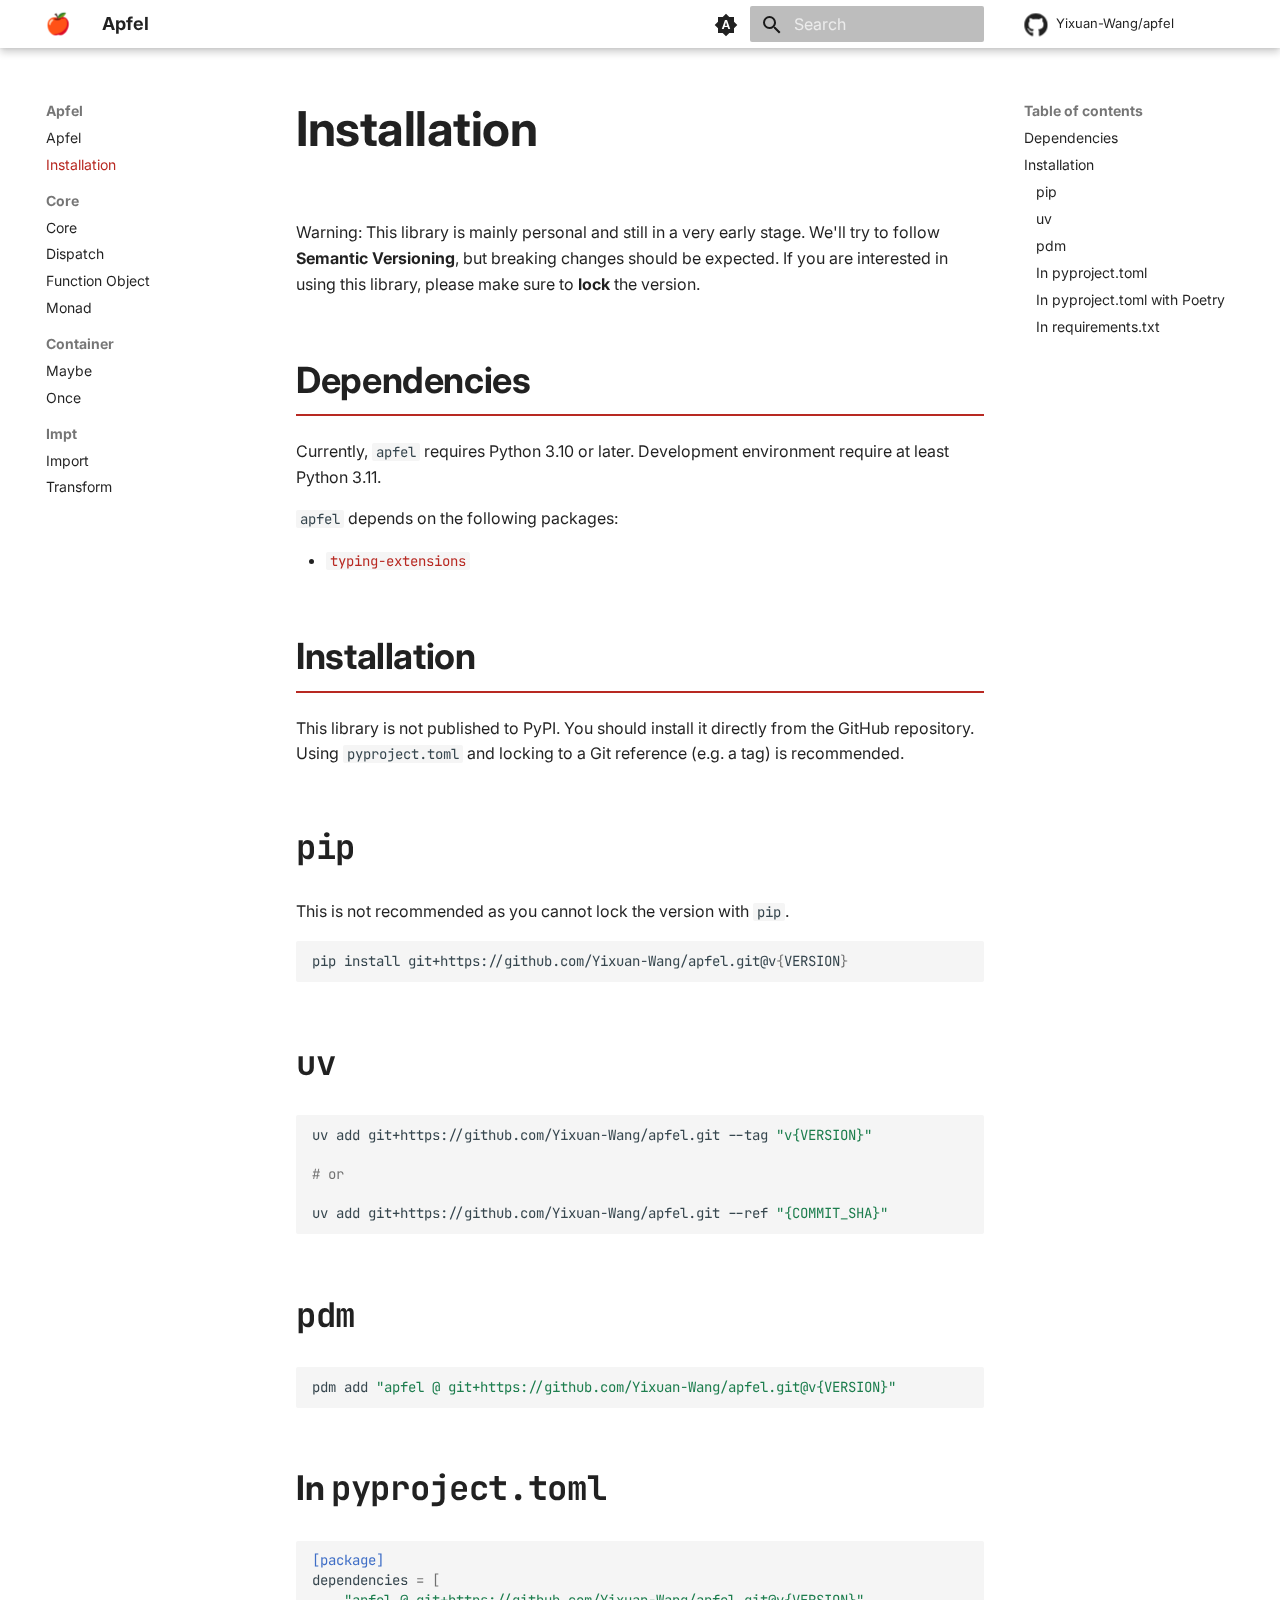
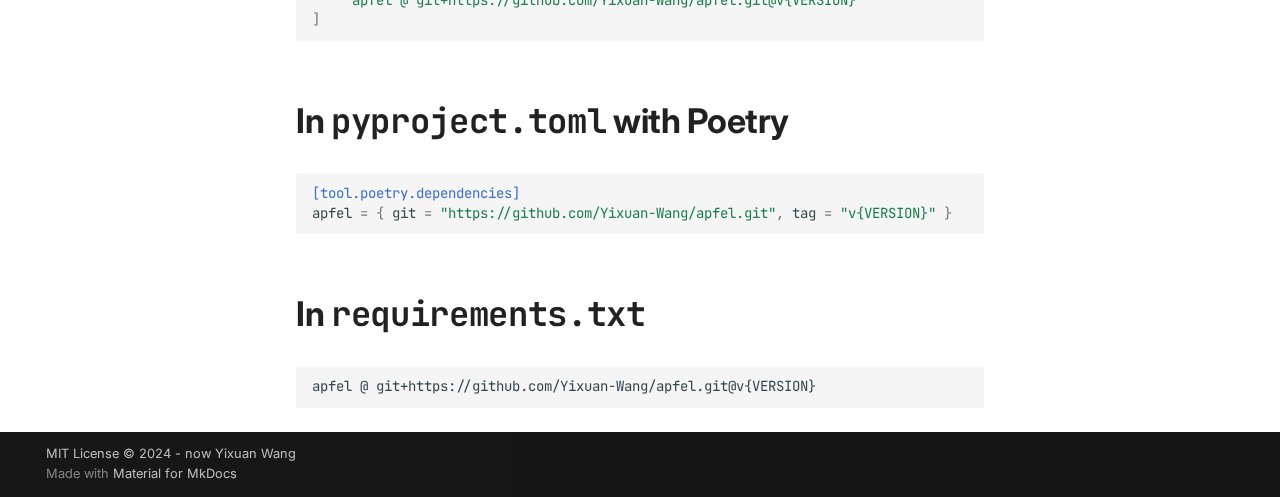
<file: install/index.html>
<!doctype html>
<html lang="en" class="no-js">
  <head>
    
      <meta charset="utf-8">
      <meta name="viewport" content="width=device-width,initial-scale=1">
      
      
      
      
        <link rel="prev" href="..">
      
      
        <link rel="next" href="../core/">
      
      
      <link rel="icon" href="../asset/red-apple.png">
      <meta name="generator" content="mkdocs-1.6.1, mkdocs-material-9.6.7">
    
    
      
        <title>Installation - Apfel</title>
      
    
    
      <link rel="stylesheet" href="../assets/stylesheets/main.8608ea7d.min.css">
      
        
        <link rel="stylesheet" href="../assets/stylesheets/palette.06af60db.min.css">
      
      


    
    
      
    
    
    <link rel="preconnect" href="https://fonts.googleapis.com">
    <link rel="preconnect" href="https://fonts.gstatic.com" crossorigin>
    <link href="https://fonts.googleapis.com/css2?family=Inter:ital,opsz,wght@0,14..32,100..900;1,14..32,100..900&family=JetBrains+Mono:ital,wght@0,100..800;1,100..800&display=swap" rel="stylesheet">

    
      <link rel="stylesheet" href="../assets/_mkdocstrings.css">
    
      <link rel="stylesheet" href="../stylesheet/extra.css">
    
    <script>__md_scope=new URL("..",location),__md_hash=e=>[...e].reduce(((e,_)=>(e<<5)-e+_.charCodeAt(0)),0),__md_get=(e,_=localStorage,t=__md_scope)=>JSON.parse(_.getItem(t.pathname+"."+e)),__md_set=(e,_,t=localStorage,a=__md_scope)=>{try{t.setItem(a.pathname+"."+e,JSON.stringify(_))}catch(e){}}</script>
    
      

    
    
    
  </head>
  
  
    
    
      
    
    
    
    
    <body dir="ltr" data-md-color-scheme="default" data-md-color-primary="custom" data-md-color-accent="custom">
  
    
    <input class="md-toggle" data-md-toggle="drawer" type="checkbox" id="__drawer" autocomplete="off">
    <input class="md-toggle" data-md-toggle="search" type="checkbox" id="__search" autocomplete="off">
    <label class="md-overlay" for="__drawer"></label>
    <div data-md-component="skip">
      
        
        <a href="#installation" class="md-skip">
          Skip to content
        </a>
      
    </div>
    <div data-md-component="announce">
      
    </div>
    
    
      

  

<header class="md-header md-header--shadow" data-md-component="header">
  <nav class="md-header__inner md-grid" aria-label="Header">
    <a href=".." title="Apfel" class="md-header__button md-logo" aria-label="Apfel" data-md-component="logo">
      
  <img src="../asset/red-apple.png" alt="logo">

    </a>
    <label class="md-header__button md-icon" for="__drawer">
      
      <svg xmlns="http://www.w3.org/2000/svg" viewBox="0 0 24 24"><path d="M3 6h18v2H3zm0 5h18v2H3zm0 5h18v2H3z"/></svg>
    </label>
    <div class="md-header__title" data-md-component="header-title">
      <div class="md-header__ellipsis">
        <div class="md-header__topic">
          <span class="md-ellipsis">
            Apfel
          </span>
        </div>
        <div class="md-header__topic" data-md-component="header-topic">
          <span class="md-ellipsis">
            
              Installation
            
          </span>
        </div>
      </div>
    </div>
    
      
        <form class="md-header__option" data-md-component="palette">
  
    
    
    
    <input class="md-option" data-md-color-media="(prefers-color-scheme)" data-md-color-scheme="default" data-md-color-primary="custom" data-md-color-accent="custom"  aria-label="Switch to light mode"  type="radio" name="__palette" id="__palette_0">
    
      <label class="md-header__button md-icon" title="Switch to light mode" for="__palette_1" hidden>
        <svg xmlns="http://www.w3.org/2000/svg" viewBox="0 0 24 24"><path d="m14.3 16-.7-2h-3.2l-.7 2H7.8L11 7h2l3.2 9zM20 8.69V4h-4.69L12 .69 8.69 4H4v4.69L.69 12 4 15.31V20h4.69L12 23.31 15.31 20H20v-4.69L23.31 12zm-9.15 3.96h2.3L12 9z"/></svg>
      </label>
    
  
    
    
    
    <input class="md-option" data-md-color-media="(prefers-color-scheme: light)" data-md-color-scheme="default" data-md-color-primary="custom" data-md-color-accent="custom"  aria-label="Switch to dark mode"  type="radio" name="__palette" id="__palette_1">
    
      <label class="md-header__button md-icon" title="Switch to dark mode" for="__palette_2" hidden>
        <svg xmlns="http://www.w3.org/2000/svg" viewBox="0 0 24 24"><path d="M12 8a4 4 0 0 0-4 4 4 4 0 0 0 4 4 4 4 0 0 0 4-4 4 4 0 0 0-4-4m0 10a6 6 0 0 1-6-6 6 6 0 0 1 6-6 6 6 0 0 1 6 6 6 6 0 0 1-6 6m8-9.31V4h-4.69L12 .69 8.69 4H4v4.69L.69 12 4 15.31V20h4.69L12 23.31 15.31 20H20v-4.69L23.31 12z"/></svg>
      </label>
    
  
    
    
    
    <input class="md-option" data-md-color-media="(prefers-color-scheme: dark)" data-md-color-scheme="slate" data-md-color-primary="custom" data-md-color-accent="custom"  aria-label="Switch to system preference"  type="radio" name="__palette" id="__palette_2">
    
      <label class="md-header__button md-icon" title="Switch to system preference" for="__palette_0" hidden>
        <svg xmlns="http://www.w3.org/2000/svg" viewBox="0 0 24 24"><path d="M12 18c-.89 0-1.74-.2-2.5-.55C11.56 16.5 13 14.42 13 12s-1.44-4.5-3.5-5.45C10.26 6.2 11.11 6 12 6a6 6 0 0 1 6 6 6 6 0 0 1-6 6m8-9.31V4h-4.69L12 .69 8.69 4H4v4.69L.69 12 4 15.31V20h4.69L12 23.31 15.31 20H20v-4.69L23.31 12z"/></svg>
      </label>
    
  
</form>
      
    
    
      <script>var palette=__md_get("__palette");if(palette&&palette.color){if("(prefers-color-scheme)"===palette.color.media){var media=matchMedia("(prefers-color-scheme: light)"),input=document.querySelector(media.matches?"[data-md-color-media='(prefers-color-scheme: light)']":"[data-md-color-media='(prefers-color-scheme: dark)']");palette.color.media=input.getAttribute("data-md-color-media"),palette.color.scheme=input.getAttribute("data-md-color-scheme"),palette.color.primary=input.getAttribute("data-md-color-primary"),palette.color.accent=input.getAttribute("data-md-color-accent")}for(var[key,value]of Object.entries(palette.color))document.body.setAttribute("data-md-color-"+key,value)}</script>
    
    
    
      <label class="md-header__button md-icon" for="__search">
        
        <svg xmlns="http://www.w3.org/2000/svg" viewBox="0 0 24 24"><path d="M9.5 3A6.5 6.5 0 0 1 16 9.5c0 1.61-.59 3.09-1.56 4.23l.27.27h.79l5 5-1.5 1.5-5-5v-.79l-.27-.27A6.52 6.52 0 0 1 9.5 16 6.5 6.5 0 0 1 3 9.5 6.5 6.5 0 0 1 9.5 3m0 2C7 5 5 7 5 9.5S7 14 9.5 14 14 12 14 9.5 12 5 9.5 5"/></svg>
      </label>
      <div class="md-search" data-md-component="search" role="dialog">
  <label class="md-search__overlay" for="__search"></label>
  <div class="md-search__inner" role="search">
    <form class="md-search__form" name="search">
      <input type="text" class="md-search__input" name="query" aria-label="Search" placeholder="Search" autocapitalize="off" autocorrect="off" autocomplete="off" spellcheck="false" data-md-component="search-query" required>
      <label class="md-search__icon md-icon" for="__search">
        
        <svg xmlns="http://www.w3.org/2000/svg" viewBox="0 0 24 24"><path d="M9.5 3A6.5 6.5 0 0 1 16 9.5c0 1.61-.59 3.09-1.56 4.23l.27.27h.79l5 5-1.5 1.5-5-5v-.79l-.27-.27A6.52 6.52 0 0 1 9.5 16 6.5 6.5 0 0 1 3 9.5 6.5 6.5 0 0 1 9.5 3m0 2C7 5 5 7 5 9.5S7 14 9.5 14 14 12 14 9.5 12 5 9.5 5"/></svg>
        
        <svg xmlns="http://www.w3.org/2000/svg" viewBox="0 0 24 24"><path d="M20 11v2H8l5.5 5.5-1.42 1.42L4.16 12l7.92-7.92L13.5 5.5 8 11z"/></svg>
      </label>
      <nav class="md-search__options" aria-label="Search">
        
        <button type="reset" class="md-search__icon md-icon" title="Clear" aria-label="Clear" tabindex="-1">
          
          <svg xmlns="http://www.w3.org/2000/svg" viewBox="0 0 24 24"><path d="M19 6.41 17.59 5 12 10.59 6.41 5 5 6.41 10.59 12 5 17.59 6.41 19 12 13.41 17.59 19 19 17.59 13.41 12z"/></svg>
        </button>
      </nav>
      
    </form>
    <div class="md-search__output">
      <div class="md-search__scrollwrap" tabindex="0" data-md-scrollfix>
        <div class="md-search-result" data-md-component="search-result">
          <div class="md-search-result__meta">
            Initializing search
          </div>
          <ol class="md-search-result__list" role="presentation"></ol>
        </div>
      </div>
    </div>
  </div>
</div>
    
    
      <div class="md-header__source">
        <a href="https://github.com/Yixuan-Wang/apfel" title="Go to repository" class="md-source" data-md-component="source">
  <div class="md-source__icon md-icon">
    
    <svg xmlns="http://www.w3.org/2000/svg" viewBox="0 0 496 512"><!--! Font Awesome Free 6.7.2 by @fontawesome - https://fontawesome.com License - https://fontawesome.com/license/free (Icons: CC BY 4.0, Fonts: SIL OFL 1.1, Code: MIT License) Copyright 2024 Fonticons, Inc.--><path d="M165.9 397.4c0 2-2.3 3.6-5.2 3.6-3.3.3-5.6-1.3-5.6-3.6 0-2 2.3-3.6 5.2-3.6 3-.3 5.6 1.3 5.6 3.6m-31.1-4.5c-.7 2 1.3 4.3 4.3 4.9 2.6 1 5.6 0 6.2-2s-1.3-4.3-4.3-5.2c-2.6-.7-5.5.3-6.2 2.3m44.2-1.7c-2.9.7-4.9 2.6-4.6 4.9.3 2 2.9 3.3 5.9 2.6 2.9-.7 4.9-2.6 4.6-4.6-.3-1.9-3-3.2-5.9-2.9M244.8 8C106.1 8 0 113.3 0 252c0 110.9 69.8 205.8 169.5 239.2 12.8 2.3 17.3-5.6 17.3-12.1 0-6.2-.3-40.4-.3-61.4 0 0-70 15-84.7-29.8 0 0-11.4-29.1-27.8-36.6 0 0-22.9-15.7 1.6-15.4 0 0 24.9 2 38.6 25.8 21.9 38.6 58.6 27.5 72.9 20.9 2.3-16 8.8-27.1 16-33.7-55.9-6.2-112.3-14.3-112.3-110.5 0-27.5 7.6-41.3 23.6-58.9-2.6-6.5-11.1-33.3 2.6-67.9 20.9-6.5 69 27 69 27 20-5.6 41.5-8.5 62.8-8.5s42.8 2.9 62.8 8.5c0 0 48.1-33.6 69-27 13.7 34.7 5.2 61.4 2.6 67.9 16 17.7 25.8 31.5 25.8 58.9 0 96.5-58.9 104.2-114.8 110.5 9.2 7.9 17 22.9 17 46.4 0 33.7-.3 75.4-.3 83.6 0 6.5 4.6 14.4 17.3 12.1C428.2 457.8 496 362.9 496 252 496 113.3 383.5 8 244.8 8M97.2 352.9c-1.3 1-1 3.3.7 5.2 1.6 1.6 3.9 2.3 5.2 1 1.3-1 1-3.3-.7-5.2-1.6-1.6-3.9-2.3-5.2-1m-10.8-8.1c-.7 1.3.3 2.9 2.3 3.9 1.6 1 3.6.7 4.3-.7.7-1.3-.3-2.9-2.3-3.9-2-.6-3.6-.3-4.3.7m32.4 35.6c-1.6 1.3-1 4.3 1.3 6.2 2.3 2.3 5.2 2.6 6.5 1 1.3-1.3.7-4.3-1.3-6.2-2.2-2.3-5.2-2.6-6.5-1m-11.4-14.7c-1.6 1-1.6 3.6 0 5.9s4.3 3.3 5.6 2.3c1.6-1.3 1.6-3.9 0-6.2-1.4-2.3-4-3.3-5.6-2"/></svg>
  </div>
  <div class="md-source__repository">
    Yixuan-Wang/apfel
  </div>
</a>
      </div>
    
  </nav>
  
</header>
    
    <div class="md-container" data-md-component="container">
      
      
        
          
        
      
      <main class="md-main" data-md-component="main">
        <div class="md-main__inner md-grid">
          
            
              
              <div class="md-sidebar md-sidebar--primary" data-md-component="sidebar" data-md-type="navigation" >
                <div class="md-sidebar__scrollwrap">
                  <div class="md-sidebar__inner">
                    



<nav class="md-nav md-nav--primary" aria-label="Navigation" data-md-level="0">
  <label class="md-nav__title" for="__drawer">
    <a href=".." title="Apfel" class="md-nav__button md-logo" aria-label="Apfel" data-md-component="logo">
      
  <img src="../asset/red-apple.png" alt="logo">

    </a>
    Apfel
  </label>
  
    <div class="md-nav__source">
      <a href="https://github.com/Yixuan-Wang/apfel" title="Go to repository" class="md-source" data-md-component="source">
  <div class="md-source__icon md-icon">
    
    <svg xmlns="http://www.w3.org/2000/svg" viewBox="0 0 496 512"><!--! Font Awesome Free 6.7.2 by @fontawesome - https://fontawesome.com License - https://fontawesome.com/license/free (Icons: CC BY 4.0, Fonts: SIL OFL 1.1, Code: MIT License) Copyright 2024 Fonticons, Inc.--><path d="M165.9 397.4c0 2-2.3 3.6-5.2 3.6-3.3.3-5.6-1.3-5.6-3.6 0-2 2.3-3.6 5.2-3.6 3-.3 5.6 1.3 5.6 3.6m-31.1-4.5c-.7 2 1.3 4.3 4.3 4.9 2.6 1 5.6 0 6.2-2s-1.3-4.3-4.3-5.2c-2.6-.7-5.5.3-6.2 2.3m44.2-1.7c-2.9.7-4.9 2.6-4.6 4.9.3 2 2.9 3.3 5.9 2.6 2.9-.7 4.9-2.6 4.6-4.6-.3-1.9-3-3.2-5.9-2.9M244.8 8C106.1 8 0 113.3 0 252c0 110.9 69.8 205.8 169.5 239.2 12.8 2.3 17.3-5.6 17.3-12.1 0-6.2-.3-40.4-.3-61.4 0 0-70 15-84.7-29.8 0 0-11.4-29.1-27.8-36.6 0 0-22.9-15.7 1.6-15.4 0 0 24.9 2 38.6 25.8 21.9 38.6 58.6 27.5 72.9 20.9 2.3-16 8.8-27.1 16-33.7-55.9-6.2-112.3-14.3-112.3-110.5 0-27.5 7.6-41.3 23.6-58.9-2.6-6.5-11.1-33.3 2.6-67.9 20.9-6.5 69 27 69 27 20-5.6 41.5-8.5 62.8-8.5s42.8 2.9 62.8 8.5c0 0 48.1-33.6 69-27 13.7 34.7 5.2 61.4 2.6 67.9 16 17.7 25.8 31.5 25.8 58.9 0 96.5-58.9 104.2-114.8 110.5 9.2 7.9 17 22.9 17 46.4 0 33.7-.3 75.4-.3 83.6 0 6.5 4.6 14.4 17.3 12.1C428.2 457.8 496 362.9 496 252 496 113.3 383.5 8 244.8 8M97.2 352.9c-1.3 1-1 3.3.7 5.2 1.6 1.6 3.9 2.3 5.2 1 1.3-1 1-3.3-.7-5.2-1.6-1.6-3.9-2.3-5.2-1m-10.8-8.1c-.7 1.3.3 2.9 2.3 3.9 1.6 1 3.6.7 4.3-.7.7-1.3-.3-2.9-2.3-3.9-2-.6-3.6-.3-4.3.7m32.4 35.6c-1.6 1.3-1 4.3 1.3 6.2 2.3 2.3 5.2 2.6 6.5 1 1.3-1.3.7-4.3-1.3-6.2-2.2-2.3-5.2-2.6-6.5-1m-11.4-14.7c-1.6 1-1.6 3.6 0 5.9s4.3 3.3 5.6 2.3c1.6-1.3 1.6-3.9 0-6.2-1.4-2.3-4-3.3-5.6-2"/></svg>
  </div>
  <div class="md-source__repository">
    Yixuan-Wang/apfel
  </div>
</a>
    </div>
  
  <ul class="md-nav__list" data-md-scrollfix>
    
      
      
  
  
  
  
    <li class="md-nav__item">
      <a href=".." class="md-nav__link">
        
  
  <span class="md-ellipsis">
    Apfel
    
  </span>
  

      </a>
    </li>
  

    
      
      
  
  
    
  
  
  
    <li class="md-nav__item md-nav__item--active">
      
      <input class="md-nav__toggle md-toggle" type="checkbox" id="__toc">
      
      
        
      
      
        <label class="md-nav__link md-nav__link--active" for="__toc">
          
  
  <span class="md-ellipsis">
    Installation
    
  </span>
  

          <span class="md-nav__icon md-icon"></span>
        </label>
      
      <a href="./" class="md-nav__link md-nav__link--active">
        
  
  <span class="md-ellipsis">
    Installation
    
  </span>
  

      </a>
      
        

<nav class="md-nav md-nav--secondary" aria-label="Table of contents">
  
  
  
    
  
  
    <label class="md-nav__title" for="__toc">
      <span class="md-nav__icon md-icon"></span>
      Table of contents
    </label>
    <ul class="md-nav__list" data-md-component="toc" data-md-scrollfix>
      
        <li class="md-nav__item">
  <a href="#dependencies" class="md-nav__link">
    <span class="md-ellipsis">
      Dependencies
    </span>
  </a>
  
</li>
      
        <li class="md-nav__item">
  <a href="#installation_1" class="md-nav__link">
    <span class="md-ellipsis">
      Installation
    </span>
  </a>
  
    <nav class="md-nav" aria-label="Installation">
      <ul class="md-nav__list">
        
          <li class="md-nav__item">
  <a href="#pip" class="md-nav__link">
    <span class="md-ellipsis">
      pip
    </span>
  </a>
  
</li>
        
          <li class="md-nav__item">
  <a href="#uv" class="md-nav__link">
    <span class="md-ellipsis">
      uv
    </span>
  </a>
  
</li>
        
          <li class="md-nav__item">
  <a href="#pdm" class="md-nav__link">
    <span class="md-ellipsis">
      pdm
    </span>
  </a>
  
</li>
        
          <li class="md-nav__item">
  <a href="#in-pyprojecttoml" class="md-nav__link">
    <span class="md-ellipsis">
      In pyproject.toml
    </span>
  </a>
  
</li>
        
          <li class="md-nav__item">
  <a href="#in-pyprojecttoml-with-poetry" class="md-nav__link">
    <span class="md-ellipsis">
      In pyproject.toml with Poetry
    </span>
  </a>
  
</li>
        
          <li class="md-nav__item">
  <a href="#in-requirementstxt" class="md-nav__link">
    <span class="md-ellipsis">
      In requirements.txt
    </span>
  </a>
  
</li>
        
      </ul>
    </nav>
  
</li>
      
    </ul>
  
</nav>
      
    </li>
  

    
      
      
  
  
  
  
    
    
    
      
        
        
      
    
    
    <li class="md-nav__item md-nav__item--section md-nav__item--nested">
      
        
        
          
        
        <input class="md-nav__toggle md-toggle md-toggle--indeterminate" type="checkbox" id="__nav_3" >
        
          
          <label class="md-nav__link" for="__nav_3" id="__nav_3_label" tabindex="">
            
  
  <span class="md-ellipsis">
    Core
    
  </span>
  

            <span class="md-nav__icon md-icon"></span>
          </label>
        
        <nav class="md-nav" data-md-level="1" aria-labelledby="__nav_3_label" aria-expanded="false">
          <label class="md-nav__title" for="__nav_3">
            <span class="md-nav__icon md-icon"></span>
            Core
          </label>
          <ul class="md-nav__list" data-md-scrollfix>
            
              
                
  
  
  
  
    <li class="md-nav__item">
      <a href="../core/" class="md-nav__link">
        
  
  <span class="md-ellipsis">
    Core
    
  </span>
  

      </a>
    </li>
  

              
            
              
                
  
  
  
  
    <li class="md-nav__item">
      <a href="../core/dispatch/" class="md-nav__link">
        
  
  <span class="md-ellipsis">
    Dispatch
    
  </span>
  

      </a>
    </li>
  

              
            
              
                
  
  
  
  
    <li class="md-nav__item">
      <a href="../core/function-object/" class="md-nav__link">
        
  
  <span class="md-ellipsis">
    Function Object
    
  </span>
  

      </a>
    </li>
  

              
            
              
                
  
  
  
  
    <li class="md-nav__item">
      <a href="../core/monad/" class="md-nav__link">
        
  
  <span class="md-ellipsis">
    Monad
    
  </span>
  

      </a>
    </li>
  

              
            
          </ul>
        </nav>
      
    </li>
  

    
      
      
  
  
  
  
    
    
    
      
        
        
      
    
    
    <li class="md-nav__item md-nav__item--section md-nav__item--nested">
      
        
        
          
        
        <input class="md-nav__toggle md-toggle md-toggle--indeterminate" type="checkbox" id="__nav_4" >
        
          
          <label class="md-nav__link" for="__nav_4" id="__nav_4_label" tabindex="">
            
  
  <span class="md-ellipsis">
    Container
    
  </span>
  

            <span class="md-nav__icon md-icon"></span>
          </label>
        
        <nav class="md-nav" data-md-level="1" aria-labelledby="__nav_4_label" aria-expanded="false">
          <label class="md-nav__title" for="__nav_4">
            <span class="md-nav__icon md-icon"></span>
            Container
          </label>
          <ul class="md-nav__list" data-md-scrollfix>
            
              
                
  
  
  
  
    <li class="md-nav__item">
      <a href="../container/maybe/" class="md-nav__link">
        
  
  <span class="md-ellipsis">
    Maybe
    
  </span>
  

      </a>
    </li>
  

              
            
              
                
  
  
  
  
    <li class="md-nav__item">
      <a href="../container/once/" class="md-nav__link">
        
  
  <span class="md-ellipsis">
    Once
    
  </span>
  

      </a>
    </li>
  

              
            
          </ul>
        </nav>
      
    </li>
  

    
      
      
  
  
  
  
    
    
    
      
        
        
      
    
    
    <li class="md-nav__item md-nav__item--section md-nav__item--nested">
      
        
        
          
        
        <input class="md-nav__toggle md-toggle md-toggle--indeterminate" type="checkbox" id="__nav_5" >
        
          
          <label class="md-nav__link" for="__nav_5" id="__nav_5_label" tabindex="">
            
  
  <span class="md-ellipsis">
    Impt
    
  </span>
  

            <span class="md-nav__icon md-icon"></span>
          </label>
        
        <nav class="md-nav" data-md-level="1" aria-labelledby="__nav_5_label" aria-expanded="false">
          <label class="md-nav__title" for="__nav_5">
            <span class="md-nav__icon md-icon"></span>
            Impt
          </label>
          <ul class="md-nav__list" data-md-scrollfix>
            
              
                
  
  
  
  
    <li class="md-nav__item">
      <a href="../impt/" class="md-nav__link">
        
  
  <span class="md-ellipsis">
    Import
    
  </span>
  

      </a>
    </li>
  

              
            
              
                
  
  
  
  
    <li class="md-nav__item">
      <a href="../impt/transform/" class="md-nav__link">
        
  
  <span class="md-ellipsis">
    Transform
    
  </span>
  

      </a>
    </li>
  

              
            
          </ul>
        </nav>
      
    </li>
  

    
  </ul>
</nav>
                  </div>
                </div>
              </div>
            
            
              
              <div class="md-sidebar md-sidebar--secondary" data-md-component="sidebar" data-md-type="toc" >
                <div class="md-sidebar__scrollwrap">
                  <div class="md-sidebar__inner">
                    

<nav class="md-nav md-nav--secondary" aria-label="Table of contents">
  
  
  
    
  
  
    <label class="md-nav__title" for="__toc">
      <span class="md-nav__icon md-icon"></span>
      Table of contents
    </label>
    <ul class="md-nav__list" data-md-component="toc" data-md-scrollfix>
      
        <li class="md-nav__item">
  <a href="#dependencies" class="md-nav__link">
    <span class="md-ellipsis">
      Dependencies
    </span>
  </a>
  
</li>
      
        <li class="md-nav__item">
  <a href="#installation_1" class="md-nav__link">
    <span class="md-ellipsis">
      Installation
    </span>
  </a>
  
    <nav class="md-nav" aria-label="Installation">
      <ul class="md-nav__list">
        
          <li class="md-nav__item">
  <a href="#pip" class="md-nav__link">
    <span class="md-ellipsis">
      pip
    </span>
  </a>
  
</li>
        
          <li class="md-nav__item">
  <a href="#uv" class="md-nav__link">
    <span class="md-ellipsis">
      uv
    </span>
  </a>
  
</li>
        
          <li class="md-nav__item">
  <a href="#pdm" class="md-nav__link">
    <span class="md-ellipsis">
      pdm
    </span>
  </a>
  
</li>
        
          <li class="md-nav__item">
  <a href="#in-pyprojecttoml" class="md-nav__link">
    <span class="md-ellipsis">
      In pyproject.toml
    </span>
  </a>
  
</li>
        
          <li class="md-nav__item">
  <a href="#in-pyprojecttoml-with-poetry" class="md-nav__link">
    <span class="md-ellipsis">
      In pyproject.toml with Poetry
    </span>
  </a>
  
</li>
        
          <li class="md-nav__item">
  <a href="#in-requirementstxt" class="md-nav__link">
    <span class="md-ellipsis">
      In requirements.txt
    </span>
  </a>
  
</li>
        
      </ul>
    </nav>
  
</li>
      
    </ul>
  
</nav>
                  </div>
                </div>
              </div>
            
          
          
            <div class="md-content" data-md-component="content">
              <article class="md-content__inner md-typeset">
                
                  


  
  


<h1 id="installation">Installation<a class="headerlink" href="#installation" title="Permanent link">#</a></h1>
<p>Warning:
    This library is mainly personal and still in a very early stage. 
    We'll try to follow <strong>Semantic Versioning</strong>, but breaking changes should be expected. 
    If you are interested in using this library, please make sure to <strong>lock</strong> the version.</p>
<h2 id="dependencies">Dependencies<a class="headerlink" href="#dependencies" title="Permanent link">#</a></h2>
<p>Currently, <code>apfel</code> requires Python 3.10 or later.
Development environment require at least Python 3.11.</p>
<p><code>apfel</code> depends on the following packages:</p>
<ul>
<li><a href="https://pypi.org/project/typing-extensions/"><code>typing-extensions</code></a></li>
</ul>
<h2 id="installation_1">Installation<a class="headerlink" href="#installation_1" title="Permanent link">#</a></h2>
<p>This library is not published to PyPI.
You should install it directly from the GitHub repository.
Using <code>pyproject.toml</code> and locking to a Git reference (e.g. a tag) is recommended.</p>
<h3 id="pip"><code>pip</code><a class="headerlink" href="#pip" title="Permanent link">#</a></h3>
<p>This is not recommended as you cannot lock the version with <code>pip</code>.</p>
<div class="highlight"><pre><span></span><code><a id="__codelineno-0-1" name="__codelineno-0-1" href="#__codelineno-0-1"></a>pip<span class="w"> </span>install<span class="w"> </span>git+https://github.com/Yixuan-Wang/apfel.git@v<span class="o">{</span>VERSION<span class="o">}</span>
</code></pre></div>
<h3 id="uv"><code>uv</code><a class="headerlink" href="#uv" title="Permanent link">#</a></h3>
<div class="highlight"><pre><span></span><code><a id="__codelineno-1-1" name="__codelineno-1-1" href="#__codelineno-1-1"></a>uv<span class="w"> </span>add<span class="w"> </span>git+https://github.com/Yixuan-Wang/apfel.git<span class="w"> </span>--tag<span class="w"> </span><span class="s2">&quot;v{VERSION}&quot;</span>
<a id="__codelineno-1-2" name="__codelineno-1-2" href="#__codelineno-1-2"></a>
<a id="__codelineno-1-3" name="__codelineno-1-3" href="#__codelineno-1-3"></a><span class="c1"># or</span>
<a id="__codelineno-1-4" name="__codelineno-1-4" href="#__codelineno-1-4"></a>
<a id="__codelineno-1-5" name="__codelineno-1-5" href="#__codelineno-1-5"></a>uv<span class="w"> </span>add<span class="w"> </span>git+https://github.com/Yixuan-Wang/apfel.git<span class="w"> </span>--ref<span class="w"> </span><span class="s2">&quot;{COMMIT_SHA}&quot;</span>
</code></pre></div>
<h3 id="pdm"><code>pdm</code><a class="headerlink" href="#pdm" title="Permanent link">#</a></h3>
<div class="highlight"><pre><span></span><code><a id="__codelineno-2-1" name="__codelineno-2-1" href="#__codelineno-2-1"></a>pdm<span class="w"> </span>add<span class="w"> </span><span class="s2">&quot;apfel @ git+https://github.com/Yixuan-Wang/apfel.git@v{VERSION}&quot;</span>
</code></pre></div>
<h3 id="in-pyprojecttoml">In <code>pyproject.toml</code><a class="headerlink" href="#in-pyprojecttoml" title="Permanent link">#</a></h3>
<div class="highlight"><pre><span></span><code><a id="__codelineno-3-1" name="__codelineno-3-1" href="#__codelineno-3-1"></a><span class="k">[package]</span>
<a id="__codelineno-3-2" name="__codelineno-3-2" href="#__codelineno-3-2"></a><span class="n">dependencies</span><span class="w"> </span><span class="o">=</span><span class="w"> </span><span class="p">[</span>
<a id="__codelineno-3-3" name="__codelineno-3-3" href="#__codelineno-3-3"></a><span class="w">    </span><span class="s2">&quot;apfel @ git+https://github.com/Yixuan-Wang/apfel.git@v{VERSION}&quot;</span>
<a id="__codelineno-3-4" name="__codelineno-3-4" href="#__codelineno-3-4"></a><span class="p">]</span>
</code></pre></div>
<h3 id="in-pyprojecttoml-with-poetry">In <code>pyproject.toml</code> with Poetry<a class="headerlink" href="#in-pyprojecttoml-with-poetry" title="Permanent link">#</a></h3>
<div class="highlight"><pre><span></span><code><a id="__codelineno-4-1" name="__codelineno-4-1" href="#__codelineno-4-1"></a><span class="k">[tool.poetry.dependencies]</span>
<a id="__codelineno-4-2" name="__codelineno-4-2" href="#__codelineno-4-2"></a><span class="n">apfel</span><span class="w"> </span><span class="o">=</span><span class="w"> </span><span class="p">{</span><span class="w"> </span><span class="n">git</span><span class="w"> </span><span class="p">=</span><span class="w"> </span><span class="s2">&quot;https://github.com/Yixuan-Wang/apfel.git&quot;</span><span class="p">,</span><span class="w"> </span><span class="n">tag</span><span class="w"> </span><span class="p">=</span><span class="w"> </span><span class="s2">&quot;v{VERSION}&quot;</span><span class="w"> </span><span class="p">}</span>
</code></pre></div>
<h3 id="in-requirementstxt">In <code>requirements.txt</code><a class="headerlink" href="#in-requirementstxt" title="Permanent link">#</a></h3>
<div class="highlight"><pre><span></span><code><a id="__codelineno-5-1" name="__codelineno-5-1" href="#__codelineno-5-1"></a>apfel @ git+https://github.com/Yixuan-Wang/apfel.git@v{VERSION}
</code></pre></div>












                
              </article>
            </div>
          
          
<script>var target=document.getElementById(location.hash.slice(1));target&&target.name&&(target.checked=target.name.startsWith("__tabbed_"))</script>
        </div>
        
      </main>
      
        <footer class="md-footer">
  
  <div class="md-footer-meta md-typeset">
    <div class="md-footer-meta__inner md-grid">
      <div class="md-copyright">
  
    <div class="md-copyright__highlight">
      MIT License &copy; 2024 - now Yixuan Wang
    </div>
  
  
    Made with
    <a href="https://squidfunk.github.io/mkdocs-material/" target="_blank" rel="noopener">
      Material for MkDocs
    </a>
  
</div>
      
    </div>
  </div>
</footer>
      
    </div>
    <div class="md-dialog" data-md-component="dialog">
      <div class="md-dialog__inner md-typeset"></div>
    </div>
    
    
    <script id="__config" type="application/json">{"base": "..", "features": ["navigation.expand", "navigation.path", "navigation.sections"], "search": "../assets/javascripts/workers/search.f8cc74c7.min.js", "translations": {"clipboard.copied": "Copied to clipboard", "clipboard.copy": "Copy to clipboard", "search.result.more.one": "1 more on this page", "search.result.more.other": "# more on this page", "search.result.none": "No matching documents", "search.result.one": "1 matching document", "search.result.other": "# matching documents", "search.result.placeholder": "Type to start searching", "search.result.term.missing": "Missing", "select.version": "Select version"}}</script>
    
    
      <script src="../assets/javascripts/bundle.c8b220af.min.js"></script>
      
    
  </body>
</html>
</file>
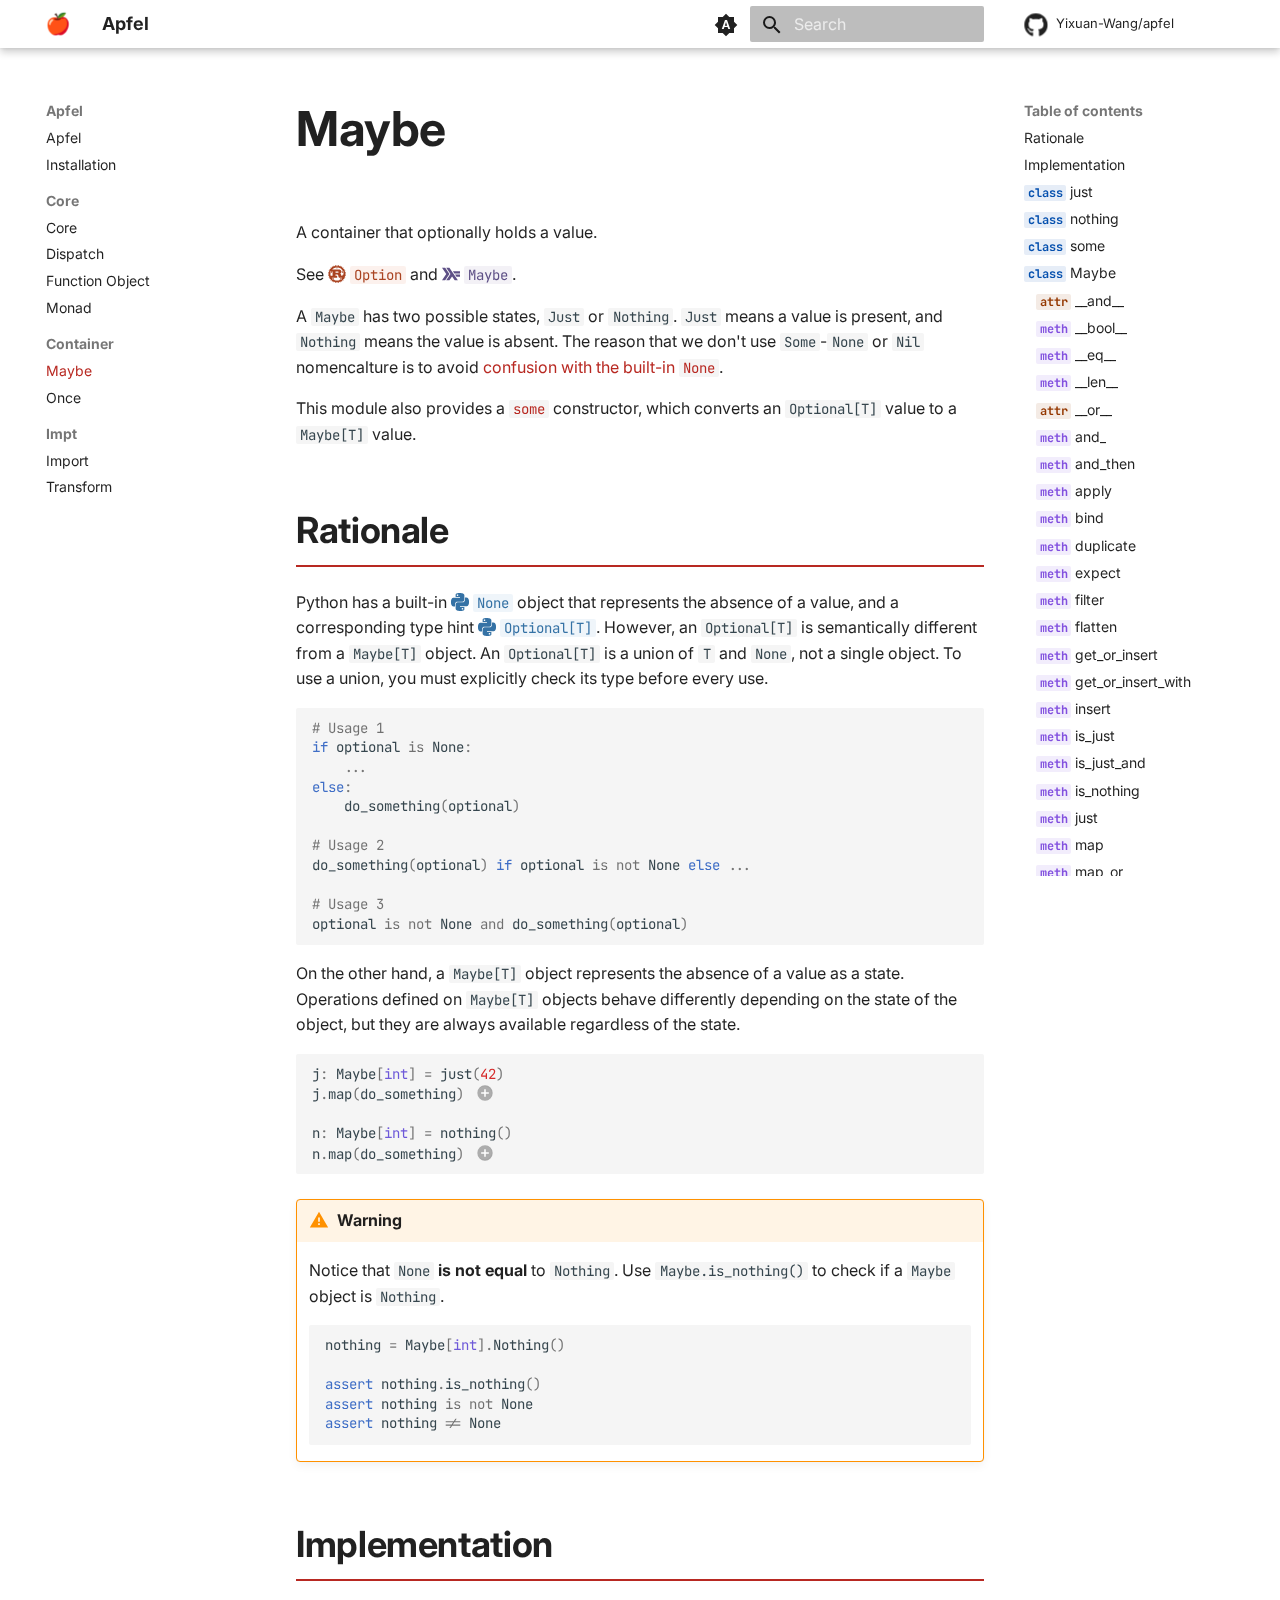
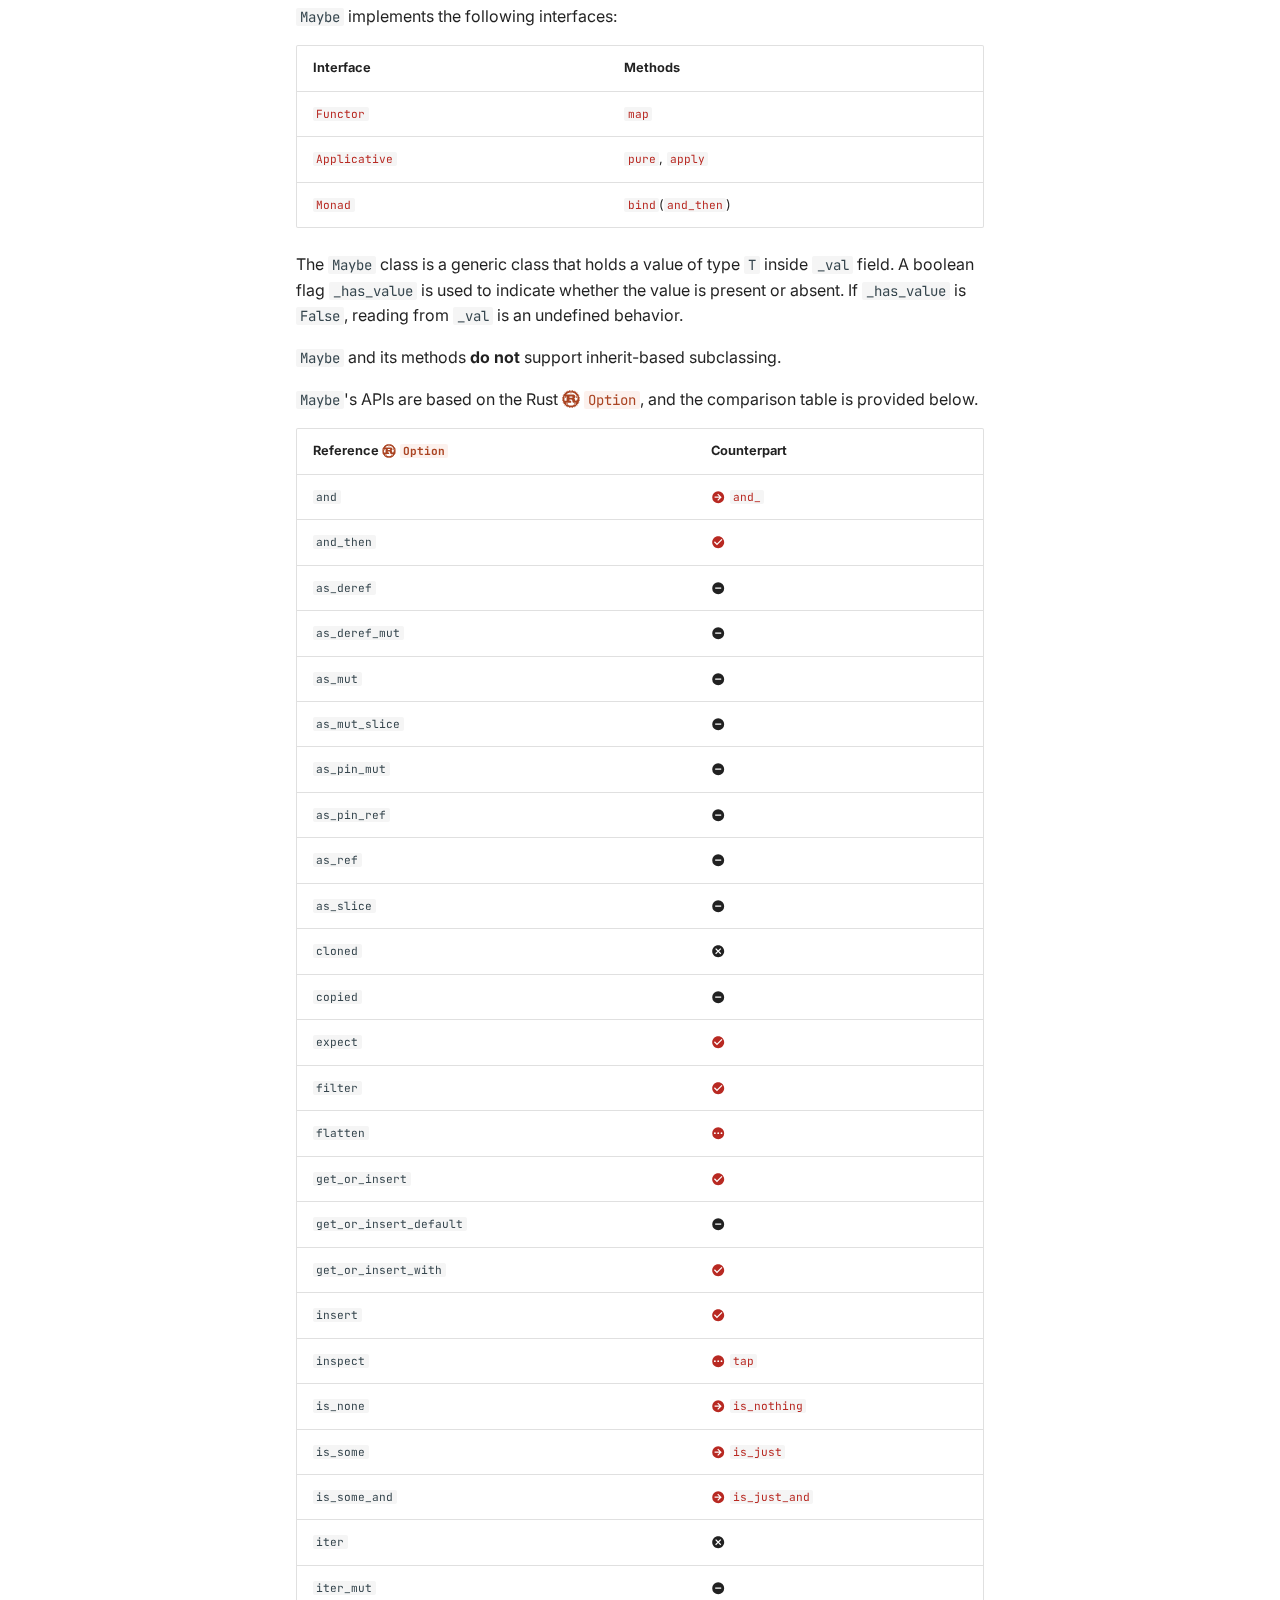
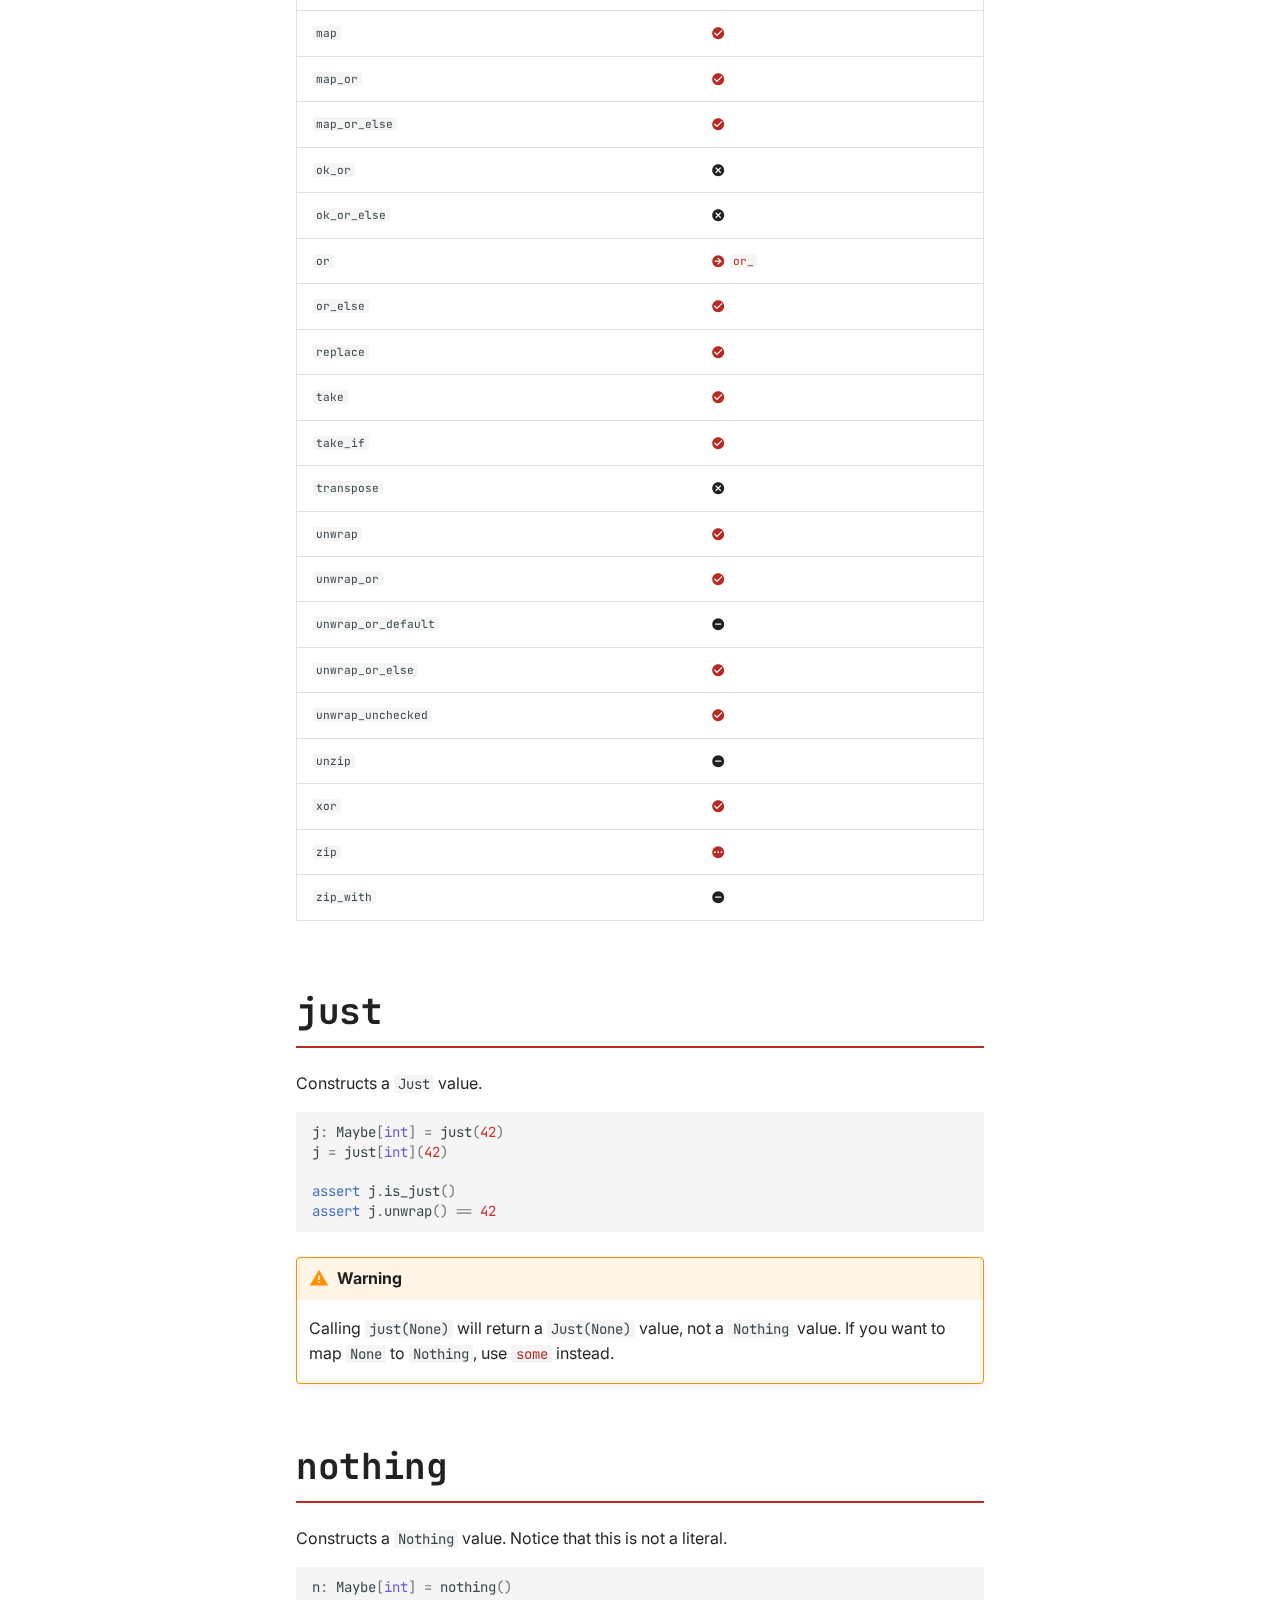
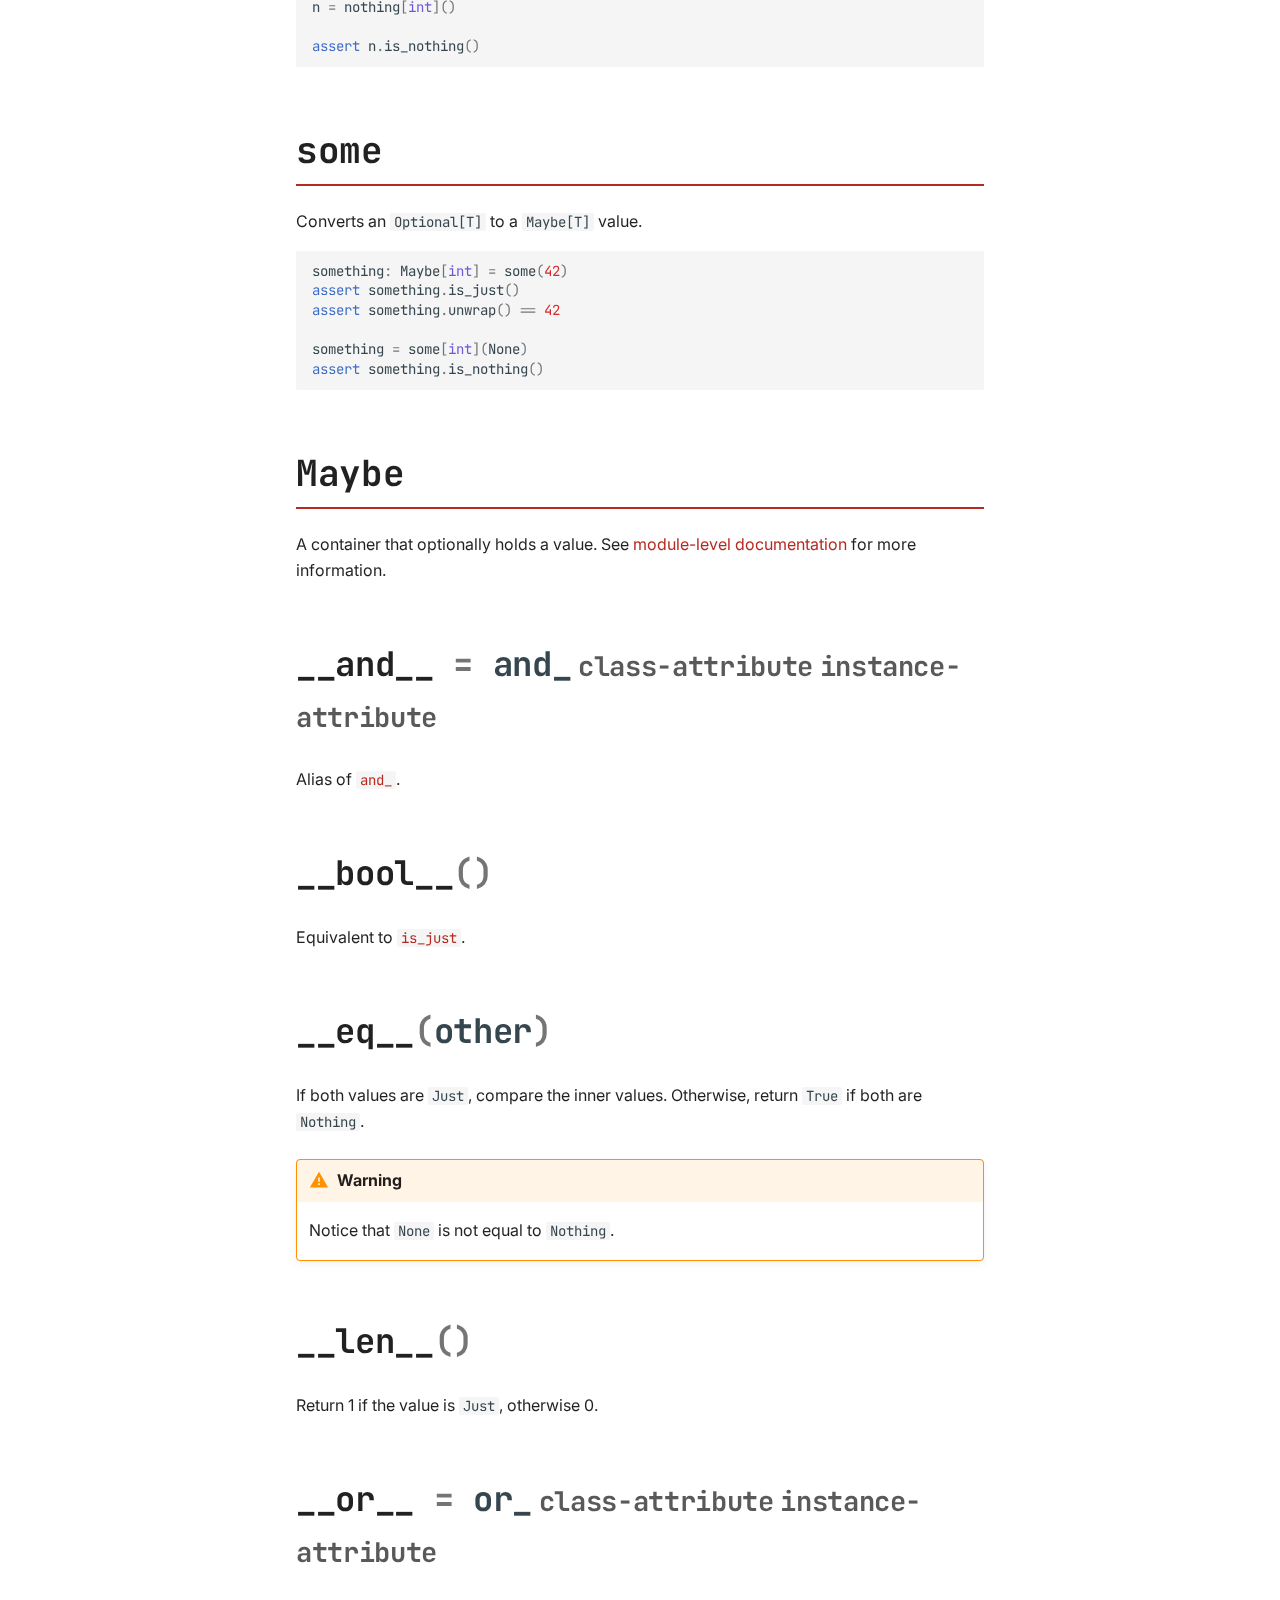
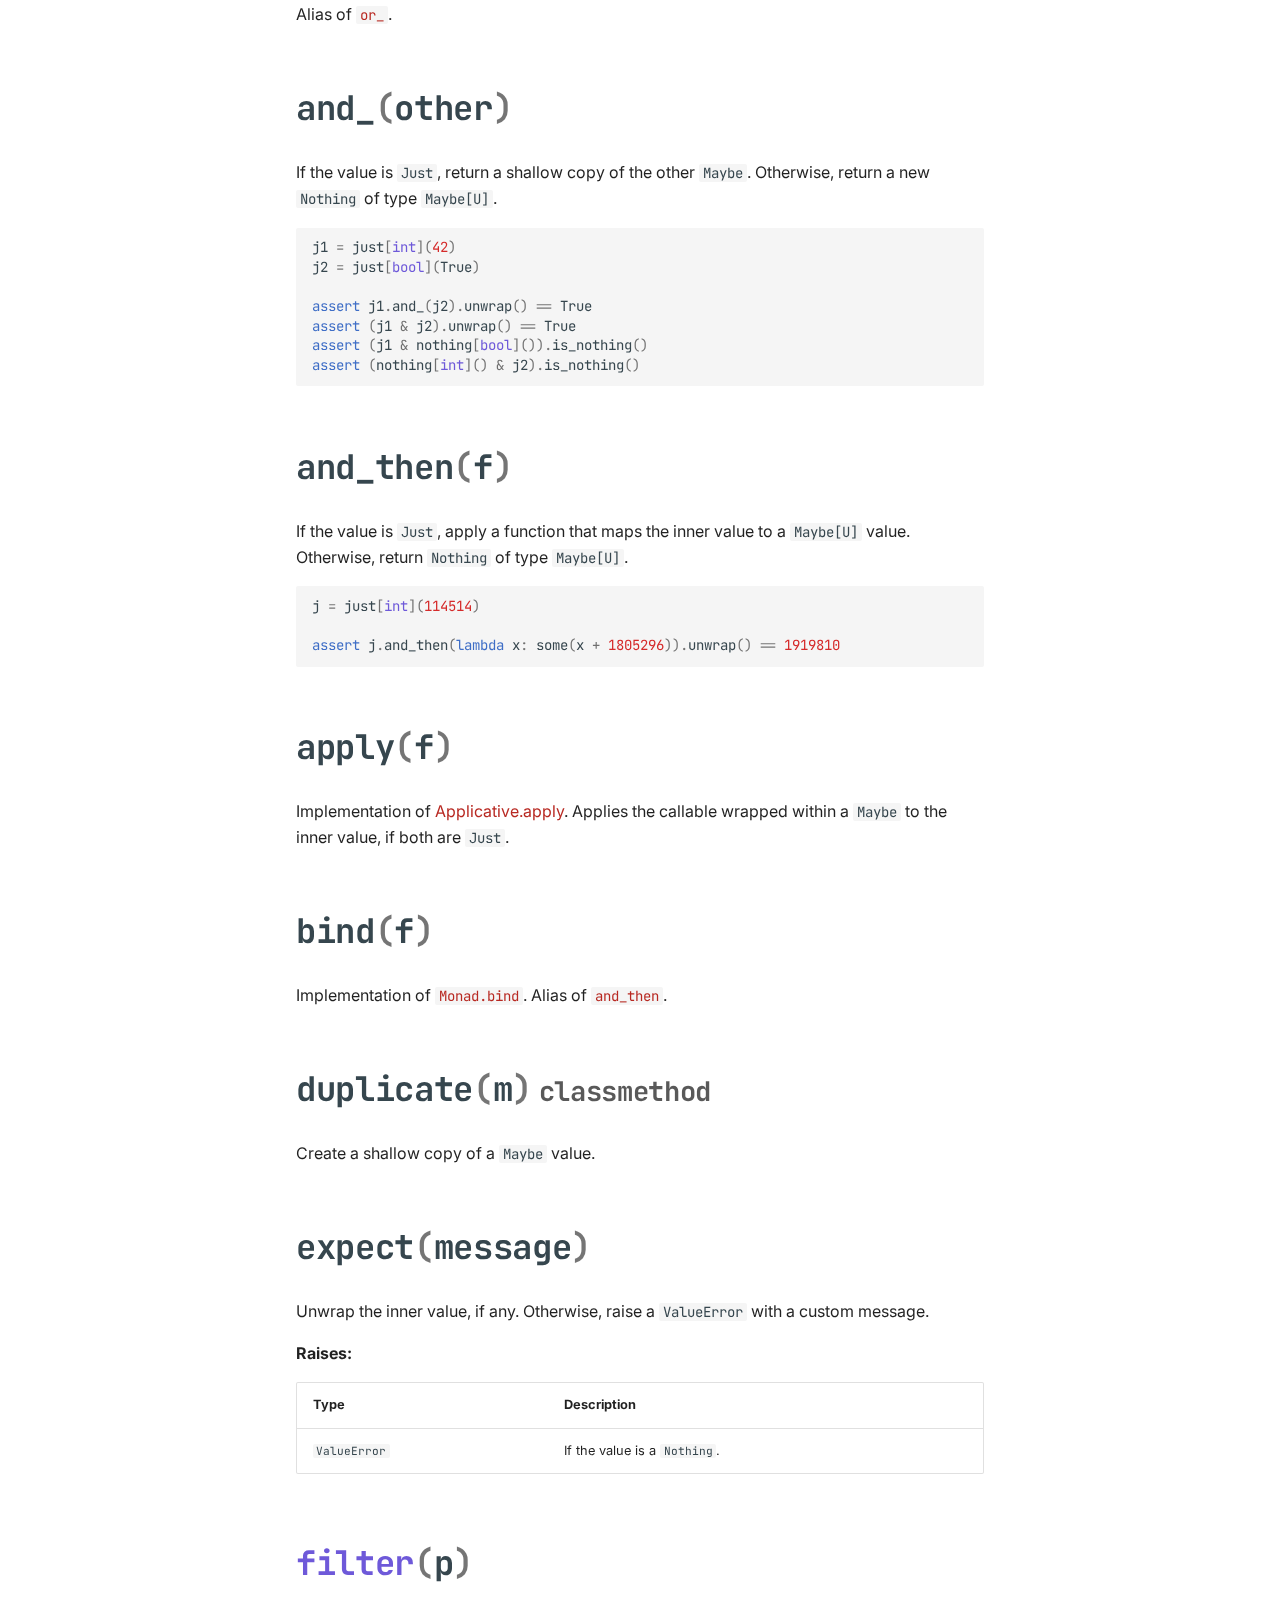
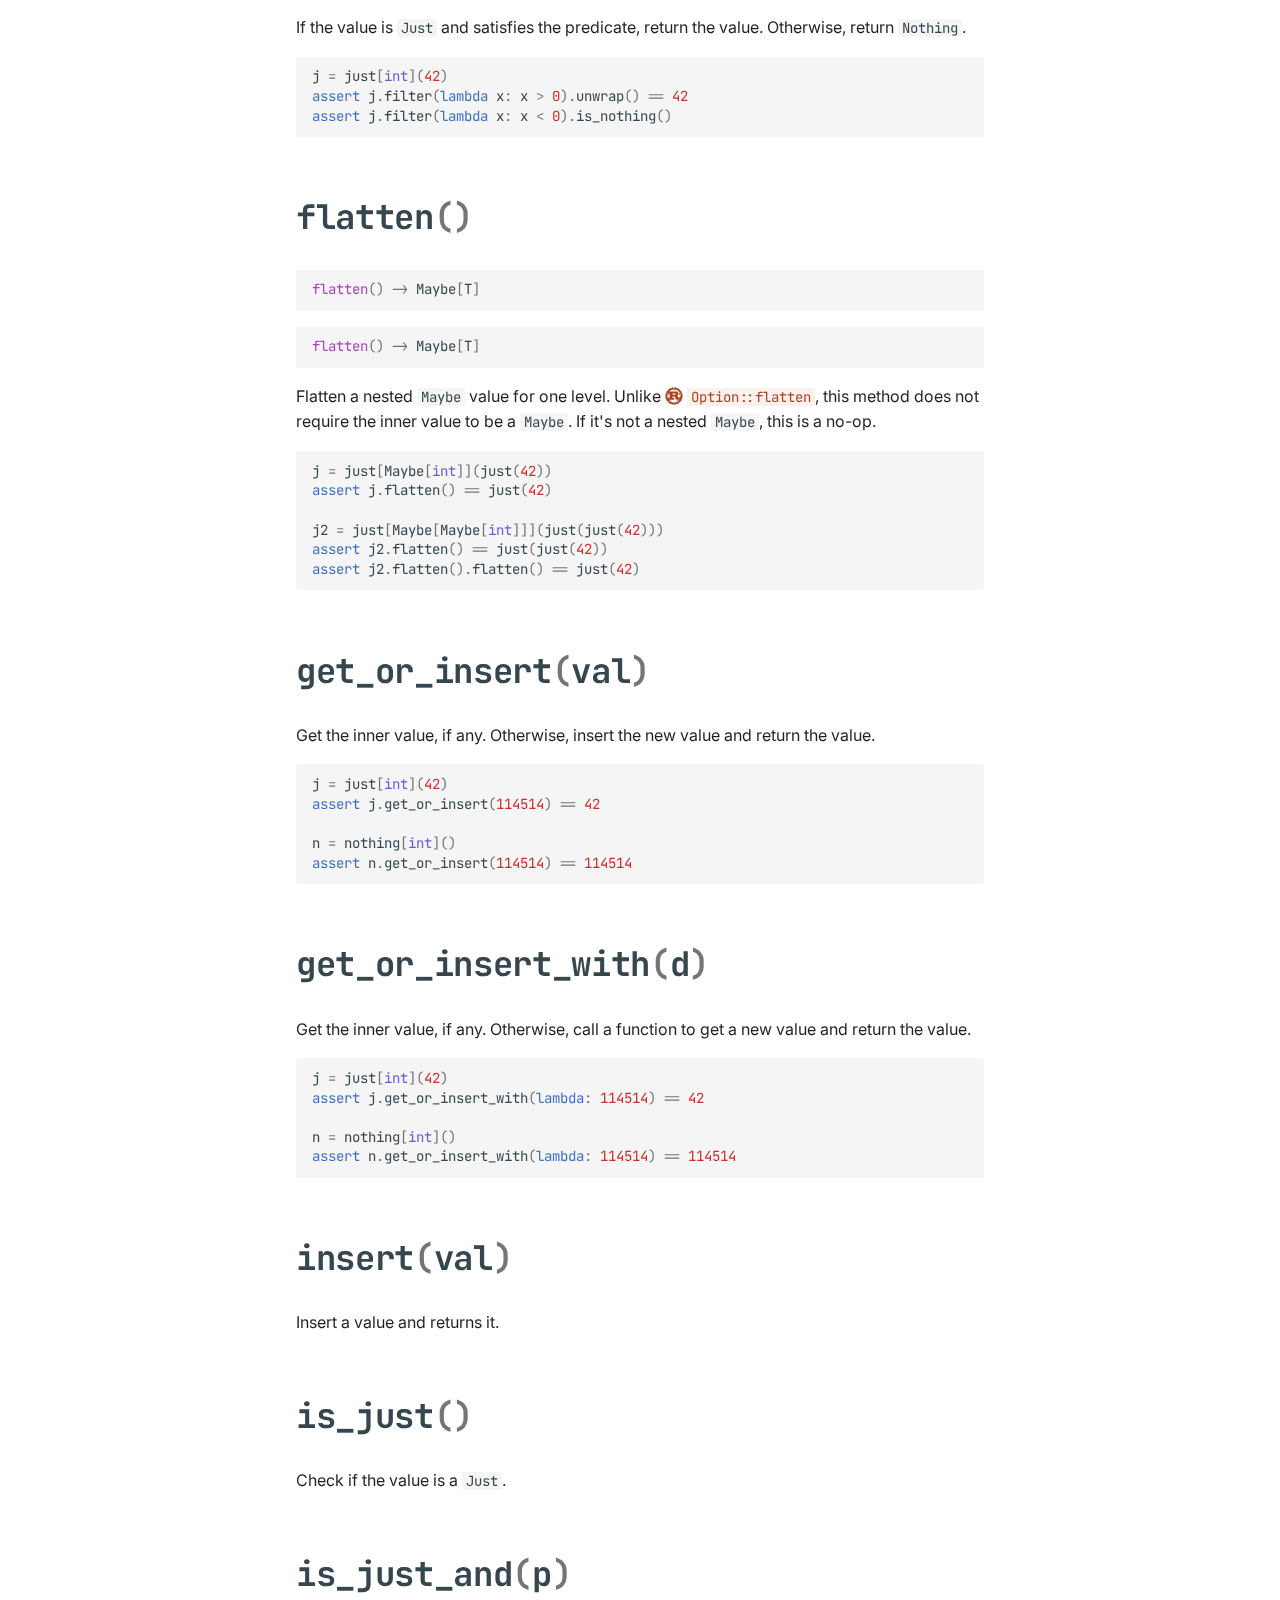
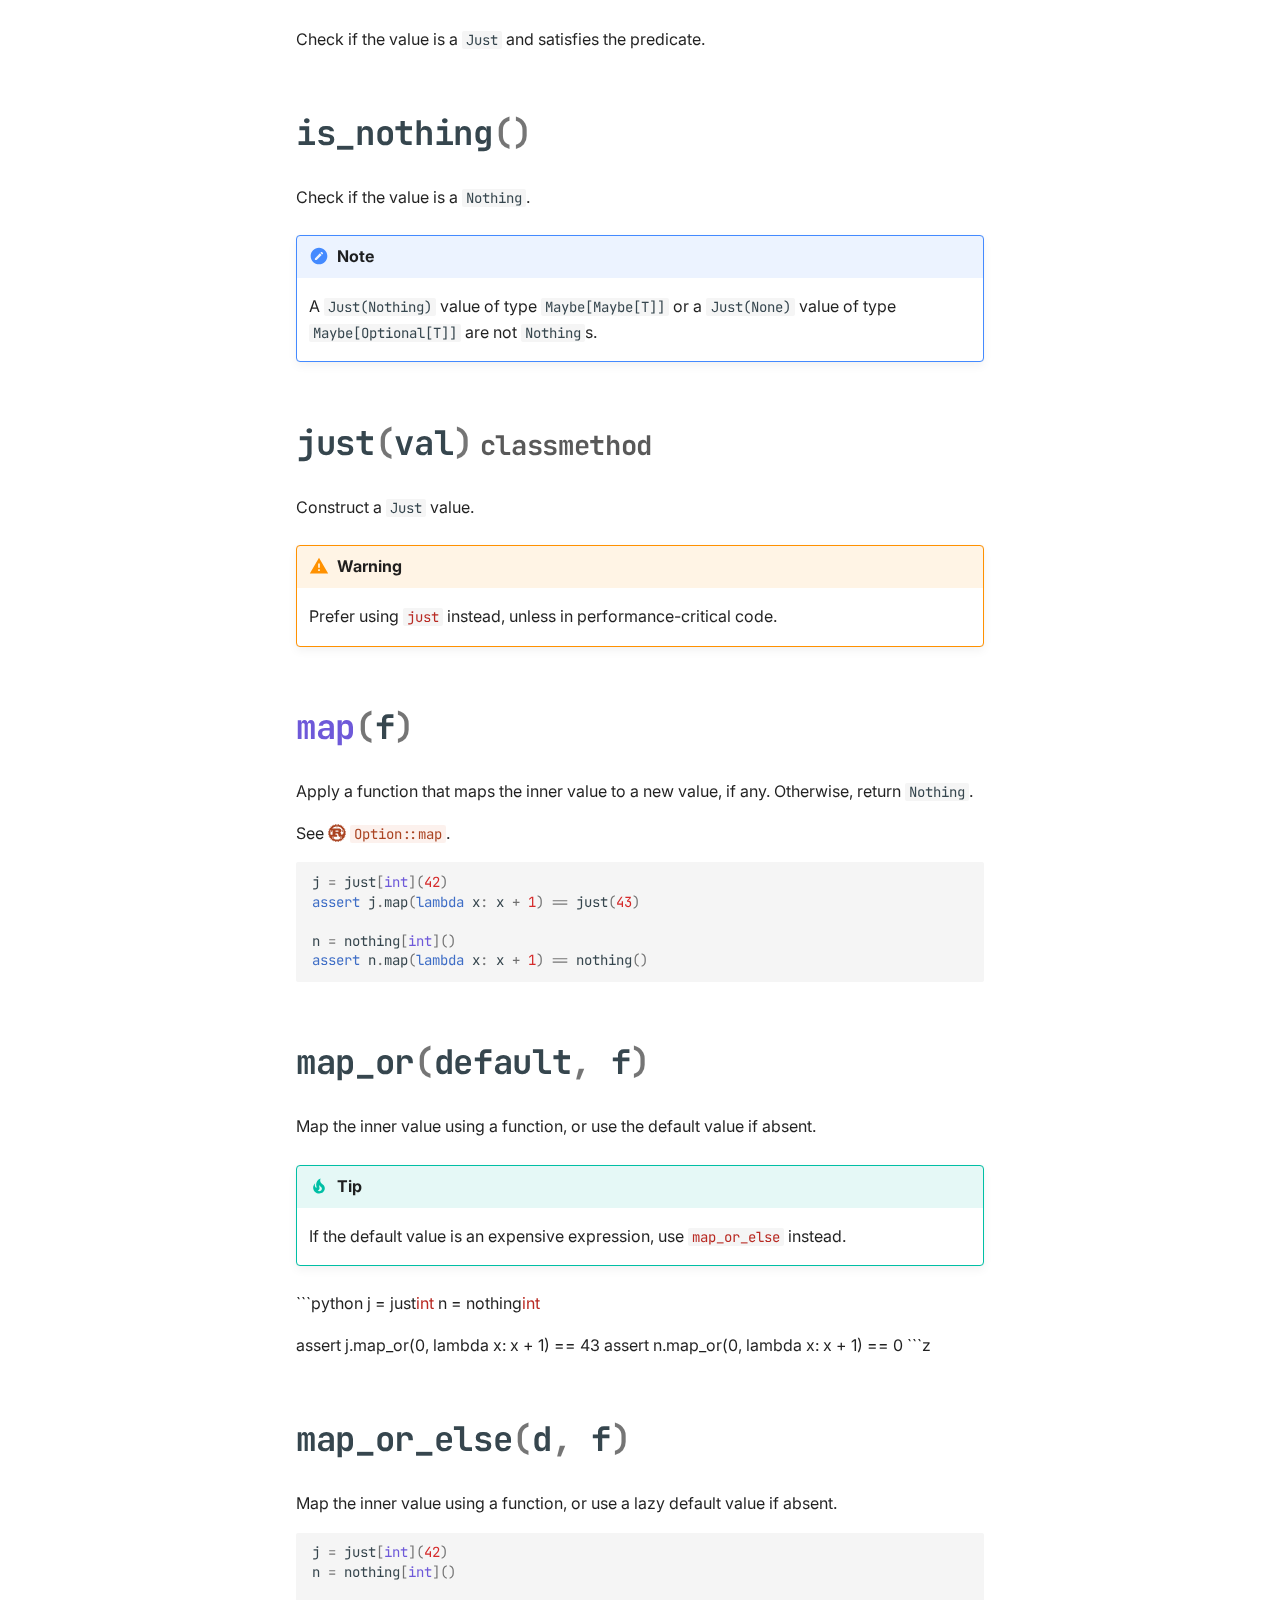
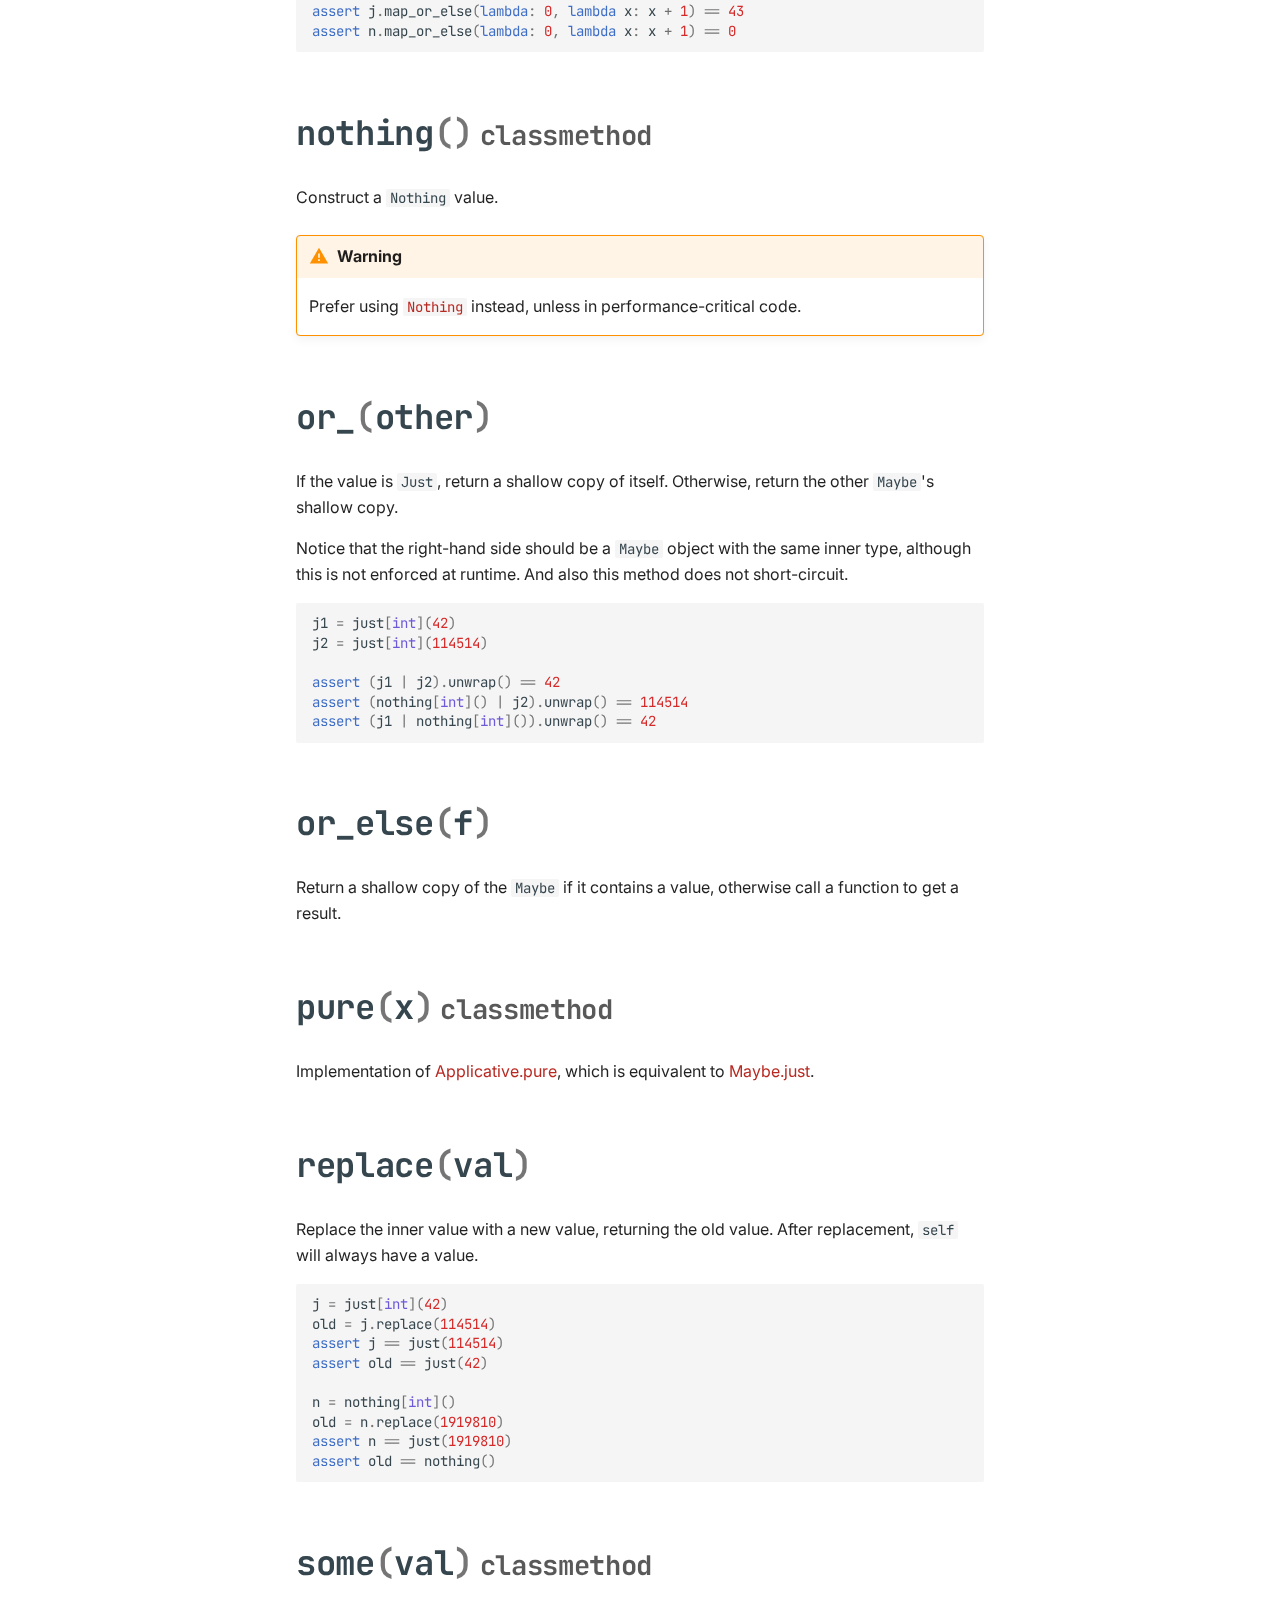
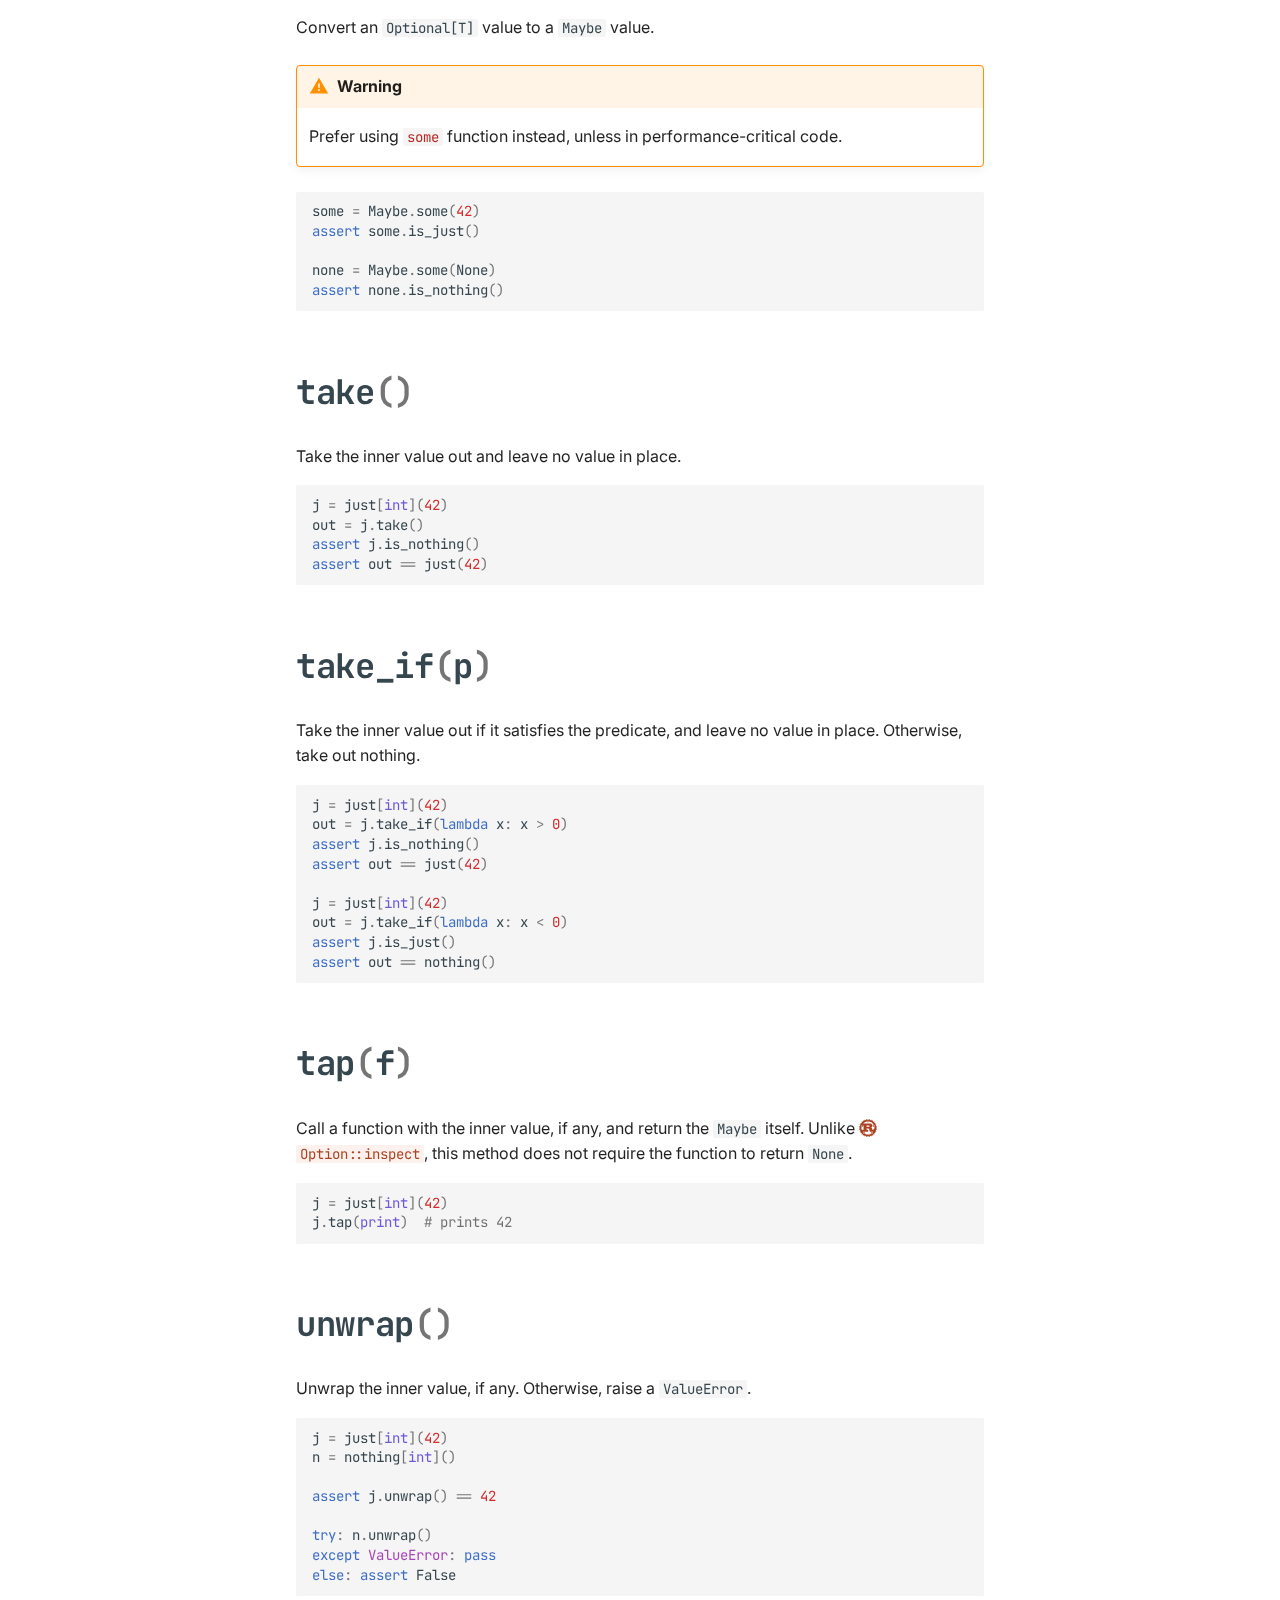
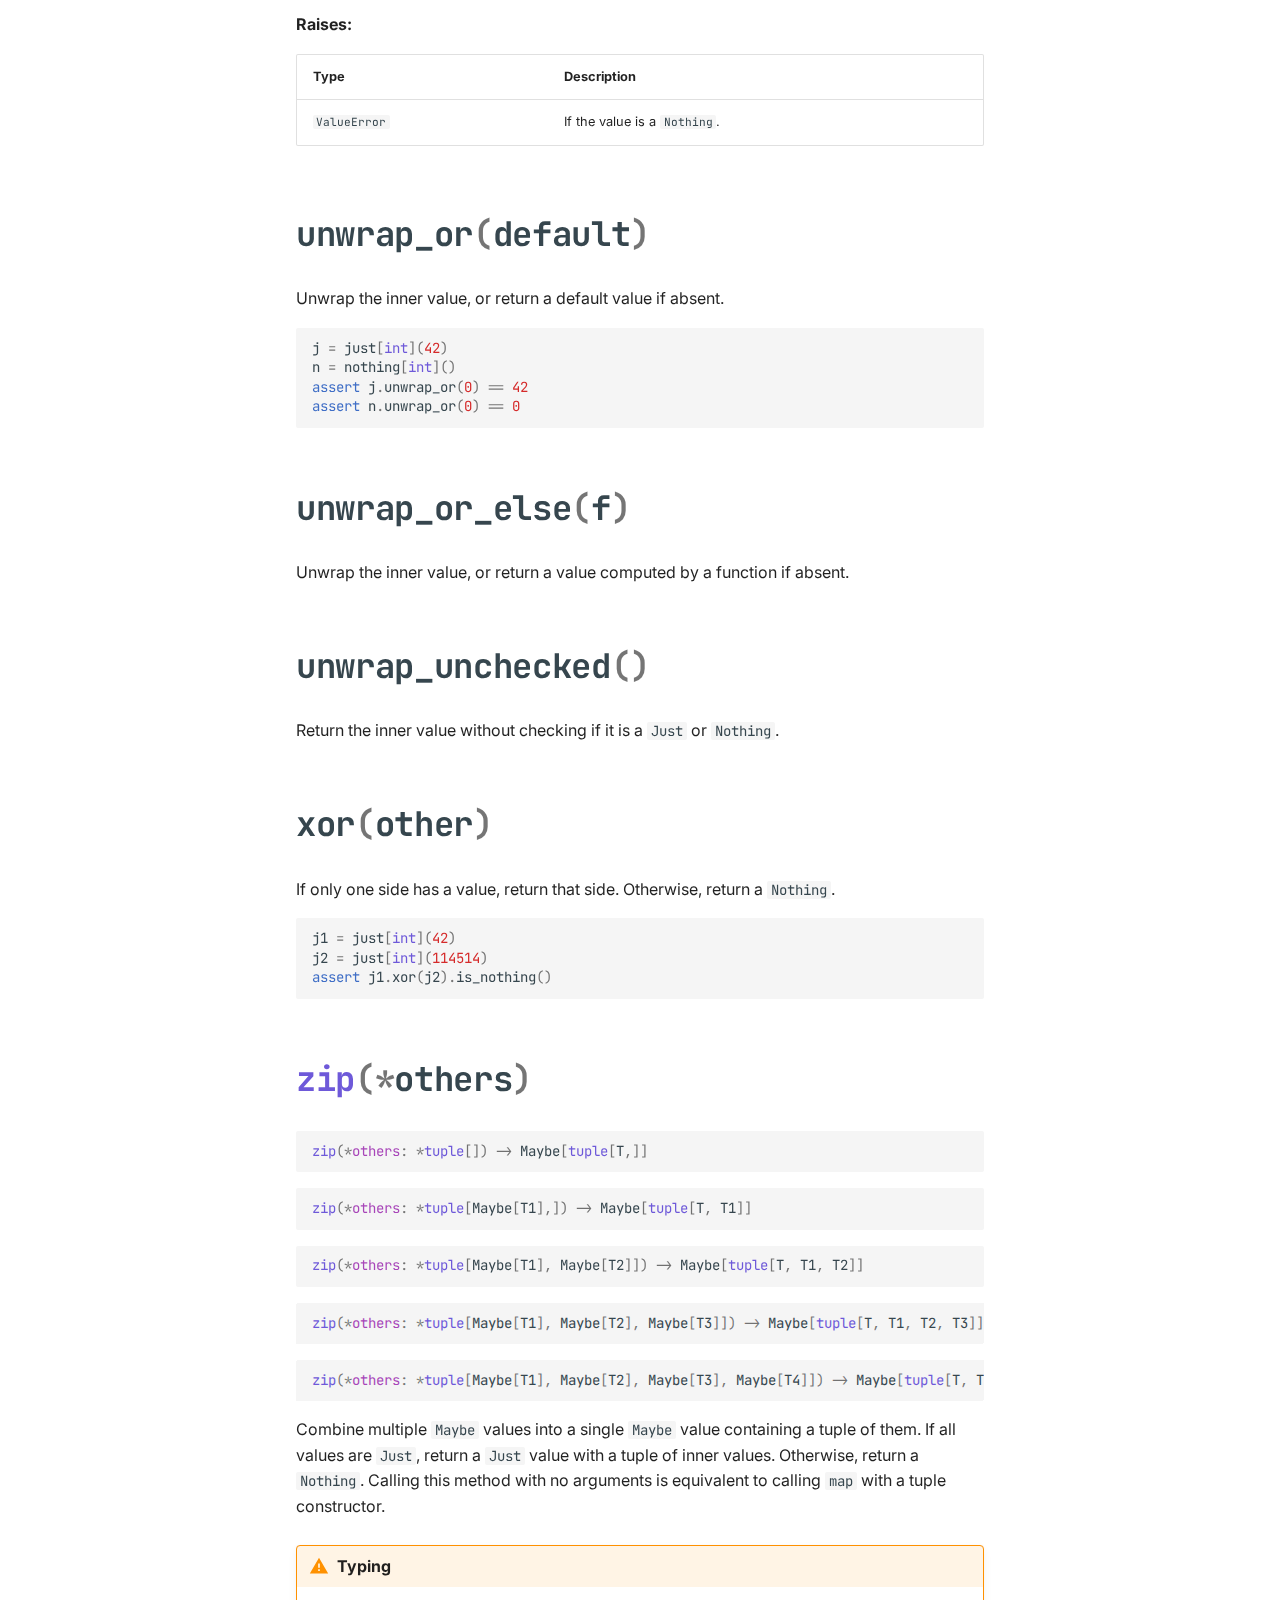
<file: container/maybe/index.html>
<!doctype html>
<html lang="en" class="no-js">
  <head>
    
      <meta charset="utf-8">
      <meta name="viewport" content="width=device-width,initial-scale=1">
      
      
      
      
        <link rel="prev" href="../../core/monad/">
      
      
        <link rel="next" href="../once/">
      
      
      <link rel="icon" href="../../asset/red-apple.png">
      <meta name="generator" content="mkdocs-1.6.1, mkdocs-material-9.6.7">
    
    
      
        <title>Maybe - Apfel</title>
      
    
    
      <link rel="stylesheet" href="../../assets/stylesheets/main.8608ea7d.min.css">
      
        
        <link rel="stylesheet" href="../../assets/stylesheets/palette.06af60db.min.css">
      
      


    
    
      
    
    
    <link rel="preconnect" href="https://fonts.googleapis.com">
    <link rel="preconnect" href="https://fonts.gstatic.com" crossorigin>
    <link href="https://fonts.googleapis.com/css2?family=Inter:ital,opsz,wght@0,14..32,100..900;1,14..32,100..900&family=JetBrains+Mono:ital,wght@0,100..800;1,100..800&display=swap" rel="stylesheet">

    
      <link rel="stylesheet" href="../../assets/_mkdocstrings.css">
    
      <link rel="stylesheet" href="../../stylesheet/extra.css">
    
    <script>__md_scope=new URL("../..",location),__md_hash=e=>[...e].reduce(((e,_)=>(e<<5)-e+_.charCodeAt(0)),0),__md_get=(e,_=localStorage,t=__md_scope)=>JSON.parse(_.getItem(t.pathname+"."+e)),__md_set=(e,_,t=localStorage,a=__md_scope)=>{try{t.setItem(a.pathname+"."+e,JSON.stringify(_))}catch(e){}}</script>
    
      

    
    
    
  </head>
  
  
    
    
      
    
    
    
    
    <body dir="ltr" data-md-color-scheme="default" data-md-color-primary="custom" data-md-color-accent="custom">
  
    
    <input class="md-toggle" data-md-toggle="drawer" type="checkbox" id="__drawer" autocomplete="off">
    <input class="md-toggle" data-md-toggle="search" type="checkbox" id="__search" autocomplete="off">
    <label class="md-overlay" for="__drawer"></label>
    <div data-md-component="skip">
      
        
        <a href="#maybe" class="md-skip">
          Skip to content
        </a>
      
    </div>
    <div data-md-component="announce">
      
    </div>
    
    
      

  

<header class="md-header md-header--shadow" data-md-component="header">
  <nav class="md-header__inner md-grid" aria-label="Header">
    <a href="../.." title="Apfel" class="md-header__button md-logo" aria-label="Apfel" data-md-component="logo">
      
  <img src="../../asset/red-apple.png" alt="logo">

    </a>
    <label class="md-header__button md-icon" for="__drawer">
      
      <svg xmlns="http://www.w3.org/2000/svg" viewBox="0 0 24 24"><path d="M3 6h18v2H3zm0 5h18v2H3zm0 5h18v2H3z"/></svg>
    </label>
    <div class="md-header__title" data-md-component="header-title">
      <div class="md-header__ellipsis">
        <div class="md-header__topic">
          <span class="md-ellipsis">
            Apfel
          </span>
        </div>
        <div class="md-header__topic" data-md-component="header-topic">
          <span class="md-ellipsis">
            
              Maybe
            
          </span>
        </div>
      </div>
    </div>
    
      
        <form class="md-header__option" data-md-component="palette">
  
    
    
    
    <input class="md-option" data-md-color-media="(prefers-color-scheme)" data-md-color-scheme="default" data-md-color-primary="custom" data-md-color-accent="custom"  aria-label="Switch to light mode"  type="radio" name="__palette" id="__palette_0">
    
      <label class="md-header__button md-icon" title="Switch to light mode" for="__palette_1" hidden>
        <svg xmlns="http://www.w3.org/2000/svg" viewBox="0 0 24 24"><path d="m14.3 16-.7-2h-3.2l-.7 2H7.8L11 7h2l3.2 9zM20 8.69V4h-4.69L12 .69 8.69 4H4v4.69L.69 12 4 15.31V20h4.69L12 23.31 15.31 20H20v-4.69L23.31 12zm-9.15 3.96h2.3L12 9z"/></svg>
      </label>
    
  
    
    
    
    <input class="md-option" data-md-color-media="(prefers-color-scheme: light)" data-md-color-scheme="default" data-md-color-primary="custom" data-md-color-accent="custom"  aria-label="Switch to dark mode"  type="radio" name="__palette" id="__palette_1">
    
      <label class="md-header__button md-icon" title="Switch to dark mode" for="__palette_2" hidden>
        <svg xmlns="http://www.w3.org/2000/svg" viewBox="0 0 24 24"><path d="M12 8a4 4 0 0 0-4 4 4 4 0 0 0 4 4 4 4 0 0 0 4-4 4 4 0 0 0-4-4m0 10a6 6 0 0 1-6-6 6 6 0 0 1 6-6 6 6 0 0 1 6 6 6 6 0 0 1-6 6m8-9.31V4h-4.69L12 .69 8.69 4H4v4.69L.69 12 4 15.31V20h4.69L12 23.31 15.31 20H20v-4.69L23.31 12z"/></svg>
      </label>
    
  
    
    
    
    <input class="md-option" data-md-color-media="(prefers-color-scheme: dark)" data-md-color-scheme="slate" data-md-color-primary="custom" data-md-color-accent="custom"  aria-label="Switch to system preference"  type="radio" name="__palette" id="__palette_2">
    
      <label class="md-header__button md-icon" title="Switch to system preference" for="__palette_0" hidden>
        <svg xmlns="http://www.w3.org/2000/svg" viewBox="0 0 24 24"><path d="M12 18c-.89 0-1.74-.2-2.5-.55C11.56 16.5 13 14.42 13 12s-1.44-4.5-3.5-5.45C10.26 6.2 11.11 6 12 6a6 6 0 0 1 6 6 6 6 0 0 1-6 6m8-9.31V4h-4.69L12 .69 8.69 4H4v4.69L.69 12 4 15.31V20h4.69L12 23.31 15.31 20H20v-4.69L23.31 12z"/></svg>
      </label>
    
  
</form>
      
    
    
      <script>var palette=__md_get("__palette");if(palette&&palette.color){if("(prefers-color-scheme)"===palette.color.media){var media=matchMedia("(prefers-color-scheme: light)"),input=document.querySelector(media.matches?"[data-md-color-media='(prefers-color-scheme: light)']":"[data-md-color-media='(prefers-color-scheme: dark)']");palette.color.media=input.getAttribute("data-md-color-media"),palette.color.scheme=input.getAttribute("data-md-color-scheme"),palette.color.primary=input.getAttribute("data-md-color-primary"),palette.color.accent=input.getAttribute("data-md-color-accent")}for(var[key,value]of Object.entries(palette.color))document.body.setAttribute("data-md-color-"+key,value)}</script>
    
    
    
      <label class="md-header__button md-icon" for="__search">
        
        <svg xmlns="http://www.w3.org/2000/svg" viewBox="0 0 24 24"><path d="M9.5 3A6.5 6.5 0 0 1 16 9.5c0 1.61-.59 3.09-1.56 4.23l.27.27h.79l5 5-1.5 1.5-5-5v-.79l-.27-.27A6.52 6.52 0 0 1 9.5 16 6.5 6.5 0 0 1 3 9.5 6.5 6.5 0 0 1 9.5 3m0 2C7 5 5 7 5 9.5S7 14 9.5 14 14 12 14 9.5 12 5 9.5 5"/></svg>
      </label>
      <div class="md-search" data-md-component="search" role="dialog">
  <label class="md-search__overlay" for="__search"></label>
  <div class="md-search__inner" role="search">
    <form class="md-search__form" name="search">
      <input type="text" class="md-search__input" name="query" aria-label="Search" placeholder="Search" autocapitalize="off" autocorrect="off" autocomplete="off" spellcheck="false" data-md-component="search-query" required>
      <label class="md-search__icon md-icon" for="__search">
        
        <svg xmlns="http://www.w3.org/2000/svg" viewBox="0 0 24 24"><path d="M9.5 3A6.5 6.5 0 0 1 16 9.5c0 1.61-.59 3.09-1.56 4.23l.27.27h.79l5 5-1.5 1.5-5-5v-.79l-.27-.27A6.52 6.52 0 0 1 9.5 16 6.5 6.5 0 0 1 3 9.5 6.5 6.5 0 0 1 9.5 3m0 2C7 5 5 7 5 9.5S7 14 9.5 14 14 12 14 9.5 12 5 9.5 5"/></svg>
        
        <svg xmlns="http://www.w3.org/2000/svg" viewBox="0 0 24 24"><path d="M20 11v2H8l5.5 5.5-1.42 1.42L4.16 12l7.92-7.92L13.5 5.5 8 11z"/></svg>
      </label>
      <nav class="md-search__options" aria-label="Search">
        
        <button type="reset" class="md-search__icon md-icon" title="Clear" aria-label="Clear" tabindex="-1">
          
          <svg xmlns="http://www.w3.org/2000/svg" viewBox="0 0 24 24"><path d="M19 6.41 17.59 5 12 10.59 6.41 5 5 6.41 10.59 12 5 17.59 6.41 19 12 13.41 17.59 19 19 17.59 13.41 12z"/></svg>
        </button>
      </nav>
      
    </form>
    <div class="md-search__output">
      <div class="md-search__scrollwrap" tabindex="0" data-md-scrollfix>
        <div class="md-search-result" data-md-component="search-result">
          <div class="md-search-result__meta">
            Initializing search
          </div>
          <ol class="md-search-result__list" role="presentation"></ol>
        </div>
      </div>
    </div>
  </div>
</div>
    
    
      <div class="md-header__source">
        <a href="https://github.com/Yixuan-Wang/apfel" title="Go to repository" class="md-source" data-md-component="source">
  <div class="md-source__icon md-icon">
    
    <svg xmlns="http://www.w3.org/2000/svg" viewBox="0 0 496 512"><!--! Font Awesome Free 6.7.2 by @fontawesome - https://fontawesome.com License - https://fontawesome.com/license/free (Icons: CC BY 4.0, Fonts: SIL OFL 1.1, Code: MIT License) Copyright 2024 Fonticons, Inc.--><path d="M165.9 397.4c0 2-2.3 3.6-5.2 3.6-3.3.3-5.6-1.3-5.6-3.6 0-2 2.3-3.6 5.2-3.6 3-.3 5.6 1.3 5.6 3.6m-31.1-4.5c-.7 2 1.3 4.3 4.3 4.9 2.6 1 5.6 0 6.2-2s-1.3-4.3-4.3-5.2c-2.6-.7-5.5.3-6.2 2.3m44.2-1.7c-2.9.7-4.9 2.6-4.6 4.9.3 2 2.9 3.3 5.9 2.6 2.9-.7 4.9-2.6 4.6-4.6-.3-1.9-3-3.2-5.9-2.9M244.8 8C106.1 8 0 113.3 0 252c0 110.9 69.8 205.8 169.5 239.2 12.8 2.3 17.3-5.6 17.3-12.1 0-6.2-.3-40.4-.3-61.4 0 0-70 15-84.7-29.8 0 0-11.4-29.1-27.8-36.6 0 0-22.9-15.7 1.6-15.4 0 0 24.9 2 38.6 25.8 21.9 38.6 58.6 27.5 72.9 20.9 2.3-16 8.8-27.1 16-33.7-55.9-6.2-112.3-14.3-112.3-110.5 0-27.5 7.6-41.3 23.6-58.9-2.6-6.5-11.1-33.3 2.6-67.9 20.9-6.5 69 27 69 27 20-5.6 41.5-8.5 62.8-8.5s42.8 2.9 62.8 8.5c0 0 48.1-33.6 69-27 13.7 34.7 5.2 61.4 2.6 67.9 16 17.7 25.8 31.5 25.8 58.9 0 96.5-58.9 104.2-114.8 110.5 9.2 7.9 17 22.9 17 46.4 0 33.7-.3 75.4-.3 83.6 0 6.5 4.6 14.4 17.3 12.1C428.2 457.8 496 362.9 496 252 496 113.3 383.5 8 244.8 8M97.2 352.9c-1.3 1-1 3.3.7 5.2 1.6 1.6 3.9 2.3 5.2 1 1.3-1 1-3.3-.7-5.2-1.6-1.6-3.9-2.3-5.2-1m-10.8-8.1c-.7 1.3.3 2.9 2.3 3.9 1.6 1 3.6.7 4.3-.7.7-1.3-.3-2.9-2.3-3.9-2-.6-3.6-.3-4.3.7m32.4 35.6c-1.6 1.3-1 4.3 1.3 6.2 2.3 2.3 5.2 2.6 6.5 1 1.3-1.3.7-4.3-1.3-6.2-2.2-2.3-5.2-2.6-6.5-1m-11.4-14.7c-1.6 1-1.6 3.6 0 5.9s4.3 3.3 5.6 2.3c1.6-1.3 1.6-3.9 0-6.2-1.4-2.3-4-3.3-5.6-2"/></svg>
  </div>
  <div class="md-source__repository">
    Yixuan-Wang/apfel
  </div>
</a>
      </div>
    
  </nav>
  
</header>
    
    <div class="md-container" data-md-component="container">
      
      
        
          
        
      
      <main class="md-main" data-md-component="main">
        <div class="md-main__inner md-grid">
          
            
              
              <div class="md-sidebar md-sidebar--primary" data-md-component="sidebar" data-md-type="navigation" >
                <div class="md-sidebar__scrollwrap">
                  <div class="md-sidebar__inner">
                    



<nav class="md-nav md-nav--primary" aria-label="Navigation" data-md-level="0">
  <label class="md-nav__title" for="__drawer">
    <a href="../.." title="Apfel" class="md-nav__button md-logo" aria-label="Apfel" data-md-component="logo">
      
  <img src="../../asset/red-apple.png" alt="logo">

    </a>
    Apfel
  </label>
  
    <div class="md-nav__source">
      <a href="https://github.com/Yixuan-Wang/apfel" title="Go to repository" class="md-source" data-md-component="source">
  <div class="md-source__icon md-icon">
    
    <svg xmlns="http://www.w3.org/2000/svg" viewBox="0 0 496 512"><!--! Font Awesome Free 6.7.2 by @fontawesome - https://fontawesome.com License - https://fontawesome.com/license/free (Icons: CC BY 4.0, Fonts: SIL OFL 1.1, Code: MIT License) Copyright 2024 Fonticons, Inc.--><path d="M165.9 397.4c0 2-2.3 3.6-5.2 3.6-3.3.3-5.6-1.3-5.6-3.6 0-2 2.3-3.6 5.2-3.6 3-.3 5.6 1.3 5.6 3.6m-31.1-4.5c-.7 2 1.3 4.3 4.3 4.9 2.6 1 5.6 0 6.2-2s-1.3-4.3-4.3-5.2c-2.6-.7-5.5.3-6.2 2.3m44.2-1.7c-2.9.7-4.9 2.6-4.6 4.9.3 2 2.9 3.3 5.9 2.6 2.9-.7 4.9-2.6 4.6-4.6-.3-1.9-3-3.2-5.9-2.9M244.8 8C106.1 8 0 113.3 0 252c0 110.9 69.8 205.8 169.5 239.2 12.8 2.3 17.3-5.6 17.3-12.1 0-6.2-.3-40.4-.3-61.4 0 0-70 15-84.7-29.8 0 0-11.4-29.1-27.8-36.6 0 0-22.9-15.7 1.6-15.4 0 0 24.9 2 38.6 25.8 21.9 38.6 58.6 27.5 72.9 20.9 2.3-16 8.8-27.1 16-33.7-55.9-6.2-112.3-14.3-112.3-110.5 0-27.5 7.6-41.3 23.6-58.9-2.6-6.5-11.1-33.3 2.6-67.9 20.9-6.5 69 27 69 27 20-5.6 41.5-8.5 62.8-8.5s42.8 2.9 62.8 8.5c0 0 48.1-33.6 69-27 13.7 34.7 5.2 61.4 2.6 67.9 16 17.7 25.8 31.5 25.8 58.9 0 96.5-58.9 104.2-114.8 110.5 9.2 7.9 17 22.9 17 46.4 0 33.7-.3 75.4-.3 83.6 0 6.5 4.6 14.4 17.3 12.1C428.2 457.8 496 362.9 496 252 496 113.3 383.5 8 244.8 8M97.2 352.9c-1.3 1-1 3.3.7 5.2 1.6 1.6 3.9 2.3 5.2 1 1.3-1 1-3.3-.7-5.2-1.6-1.6-3.9-2.3-5.2-1m-10.8-8.1c-.7 1.3.3 2.9 2.3 3.9 1.6 1 3.6.7 4.3-.7.7-1.3-.3-2.9-2.3-3.9-2-.6-3.6-.3-4.3.7m32.4 35.6c-1.6 1.3-1 4.3 1.3 6.2 2.3 2.3 5.2 2.6 6.5 1 1.3-1.3.7-4.3-1.3-6.2-2.2-2.3-5.2-2.6-6.5-1m-11.4-14.7c-1.6 1-1.6 3.6 0 5.9s4.3 3.3 5.6 2.3c1.6-1.3 1.6-3.9 0-6.2-1.4-2.3-4-3.3-5.6-2"/></svg>
  </div>
  <div class="md-source__repository">
    Yixuan-Wang/apfel
  </div>
</a>
    </div>
  
  <ul class="md-nav__list" data-md-scrollfix>
    
      
      
  
  
  
  
    <li class="md-nav__item">
      <a href="../.." class="md-nav__link">
        
  
  <span class="md-ellipsis">
    Apfel
    
  </span>
  

      </a>
    </li>
  

    
      
      
  
  
  
  
    <li class="md-nav__item">
      <a href="../../install/" class="md-nav__link">
        
  
  <span class="md-ellipsis">
    Installation
    
  </span>
  

      </a>
    </li>
  

    
      
      
  
  
  
  
    
    
    
      
        
        
      
    
    
    <li class="md-nav__item md-nav__item--section md-nav__item--nested">
      
        
        
          
        
        <input class="md-nav__toggle md-toggle md-toggle--indeterminate" type="checkbox" id="__nav_3" >
        
          
          <label class="md-nav__link" for="__nav_3" id="__nav_3_label" tabindex="">
            
  
  <span class="md-ellipsis">
    Core
    
  </span>
  

            <span class="md-nav__icon md-icon"></span>
          </label>
        
        <nav class="md-nav" data-md-level="1" aria-labelledby="__nav_3_label" aria-expanded="false">
          <label class="md-nav__title" for="__nav_3">
            <span class="md-nav__icon md-icon"></span>
            Core
          </label>
          <ul class="md-nav__list" data-md-scrollfix>
            
              
                
  
  
  
  
    <li class="md-nav__item">
      <a href="../../core/" class="md-nav__link">
        
  
  <span class="md-ellipsis">
    Core
    
  </span>
  

      </a>
    </li>
  

              
            
              
                
  
  
  
  
    <li class="md-nav__item">
      <a href="../../core/dispatch/" class="md-nav__link">
        
  
  <span class="md-ellipsis">
    Dispatch
    
  </span>
  

      </a>
    </li>
  

              
            
              
                
  
  
  
  
    <li class="md-nav__item">
      <a href="../../core/function-object/" class="md-nav__link">
        
  
  <span class="md-ellipsis">
    Function Object
    
  </span>
  

      </a>
    </li>
  

              
            
              
                
  
  
  
  
    <li class="md-nav__item">
      <a href="../../core/monad/" class="md-nav__link">
        
  
  <span class="md-ellipsis">
    Monad
    
  </span>
  

      </a>
    </li>
  

              
            
          </ul>
        </nav>
      
    </li>
  

    
      
      
  
  
    
  
  
  
    
    
    
      
        
        
      
    
    
    <li class="md-nav__item md-nav__item--active md-nav__item--section md-nav__item--nested">
      
        
        
        <input class="md-nav__toggle md-toggle " type="checkbox" id="__nav_4" checked>
        
          
          <label class="md-nav__link" for="__nav_4" id="__nav_4_label" tabindex="">
            
  
  <span class="md-ellipsis">
    Container
    
  </span>
  

            <span class="md-nav__icon md-icon"></span>
          </label>
        
        <nav class="md-nav" data-md-level="1" aria-labelledby="__nav_4_label" aria-expanded="true">
          <label class="md-nav__title" for="__nav_4">
            <span class="md-nav__icon md-icon"></span>
            Container
          </label>
          <ul class="md-nav__list" data-md-scrollfix>
            
              
                
  
  
    
  
  
  
    <li class="md-nav__item md-nav__item--active">
      
      <input class="md-nav__toggle md-toggle" type="checkbox" id="__toc">
      
      
        
      
      
        <label class="md-nav__link md-nav__link--active" for="__toc">
          
  
  <span class="md-ellipsis">
    Maybe
    
  </span>
  

          <span class="md-nav__icon md-icon"></span>
        </label>
      
      <a href="./" class="md-nav__link md-nav__link--active">
        
  
  <span class="md-ellipsis">
    Maybe
    
  </span>
  

      </a>
      
        

<nav class="md-nav md-nav--secondary" aria-label="Table of contents">
  
  
  
    
  
  
    <label class="md-nav__title" for="__toc">
      <span class="md-nav__icon md-icon"></span>
      Table of contents
    </label>
    <ul class="md-nav__list" data-md-component="toc" data-md-scrollfix>
      
        <li class="md-nav__item">
  <a href="#apfel.container.maybe--rationale" class="md-nav__link">
    <span class="md-ellipsis">
      Rationale
    </span>
  </a>
  
</li>
      
        <li class="md-nav__item">
  <a href="#apfel.container.maybe--implementation" class="md-nav__link">
    <span class="md-ellipsis">
      Implementation
    </span>
  </a>
  
</li>
      
        <li class="md-nav__item">
  <a href="#apfel.container.maybe.just" class="md-nav__link">
    <span class="md-ellipsis">
      <code class="doc-symbol doc-symbol-toc doc-symbol-class"></code>&nbsp;just
    </span>
  </a>
  
</li>
      
        <li class="md-nav__item">
  <a href="#apfel.container.maybe.nothing" class="md-nav__link">
    <span class="md-ellipsis">
      <code class="doc-symbol doc-symbol-toc doc-symbol-class"></code>&nbsp;nothing
    </span>
  </a>
  
</li>
      
        <li class="md-nav__item">
  <a href="#apfel.container.maybe.some" class="md-nav__link">
    <span class="md-ellipsis">
      <code class="doc-symbol doc-symbol-toc doc-symbol-class"></code>&nbsp;some
    </span>
  </a>
  
</li>
      
        <li class="md-nav__item">
  <a href="#apfel.container.maybe.Maybe" class="md-nav__link">
    <span class="md-ellipsis">
      <code class="doc-symbol doc-symbol-toc doc-symbol-class"></code>&nbsp;Maybe
    </span>
  </a>
  
    <nav class="md-nav" aria-label=" Maybe">
      <ul class="md-nav__list">
        
          <li class="md-nav__item">
  <a href="#apfel.container.maybe.Maybe.__and__" class="md-nav__link">
    <span class="md-ellipsis">
      <code class="doc-symbol doc-symbol-toc doc-symbol-attribute"></code>&nbsp;__and__
    </span>
  </a>
  
</li>
        
          <li class="md-nav__item">
  <a href="#apfel.container.maybe.Maybe.__bool__" class="md-nav__link">
    <span class="md-ellipsis">
      <code class="doc-symbol doc-symbol-toc doc-symbol-method"></code>&nbsp;__bool__
    </span>
  </a>
  
</li>
        
          <li class="md-nav__item">
  <a href="#apfel.container.maybe.Maybe.__eq__" class="md-nav__link">
    <span class="md-ellipsis">
      <code class="doc-symbol doc-symbol-toc doc-symbol-method"></code>&nbsp;__eq__
    </span>
  </a>
  
</li>
        
          <li class="md-nav__item">
  <a href="#apfel.container.maybe.Maybe.__len__" class="md-nav__link">
    <span class="md-ellipsis">
      <code class="doc-symbol doc-symbol-toc doc-symbol-method"></code>&nbsp;__len__
    </span>
  </a>
  
</li>
        
          <li class="md-nav__item">
  <a href="#apfel.container.maybe.Maybe.__or__" class="md-nav__link">
    <span class="md-ellipsis">
      <code class="doc-symbol doc-symbol-toc doc-symbol-attribute"></code>&nbsp;__or__
    </span>
  </a>
  
</li>
        
          <li class="md-nav__item">
  <a href="#apfel.container.maybe.Maybe.and_" class="md-nav__link">
    <span class="md-ellipsis">
      <code class="doc-symbol doc-symbol-toc doc-symbol-method"></code>&nbsp;and_
    </span>
  </a>
  
</li>
        
          <li class="md-nav__item">
  <a href="#apfel.container.maybe.Maybe.and_then" class="md-nav__link">
    <span class="md-ellipsis">
      <code class="doc-symbol doc-symbol-toc doc-symbol-method"></code>&nbsp;and_then
    </span>
  </a>
  
</li>
        
          <li class="md-nav__item">
  <a href="#apfel.container.maybe.Maybe.apply" class="md-nav__link">
    <span class="md-ellipsis">
      <code class="doc-symbol doc-symbol-toc doc-symbol-method"></code>&nbsp;apply
    </span>
  </a>
  
</li>
        
          <li class="md-nav__item">
  <a href="#apfel.container.maybe.Maybe.bind" class="md-nav__link">
    <span class="md-ellipsis">
      <code class="doc-symbol doc-symbol-toc doc-symbol-method"></code>&nbsp;bind
    </span>
  </a>
  
</li>
        
          <li class="md-nav__item">
  <a href="#apfel.container.maybe.Maybe.duplicate" class="md-nav__link">
    <span class="md-ellipsis">
      <code class="doc-symbol doc-symbol-toc doc-symbol-method"></code>&nbsp;duplicate
    </span>
  </a>
  
</li>
        
          <li class="md-nav__item">
  <a href="#apfel.container.maybe.Maybe.expect" class="md-nav__link">
    <span class="md-ellipsis">
      <code class="doc-symbol doc-symbol-toc doc-symbol-method"></code>&nbsp;expect
    </span>
  </a>
  
</li>
        
          <li class="md-nav__item">
  <a href="#apfel.container.maybe.Maybe.filter" class="md-nav__link">
    <span class="md-ellipsis">
      <code class="doc-symbol doc-symbol-toc doc-symbol-method"></code>&nbsp;filter
    </span>
  </a>
  
</li>
        
          <li class="md-nav__item">
  <a href="#apfel.container.maybe.Maybe.flatten" class="md-nav__link">
    <span class="md-ellipsis">
      <code class="doc-symbol doc-symbol-toc doc-symbol-method"></code>&nbsp;flatten
    </span>
  </a>
  
</li>
        
          <li class="md-nav__item">
  <a href="#apfel.container.maybe.Maybe.get_or_insert" class="md-nav__link">
    <span class="md-ellipsis">
      <code class="doc-symbol doc-symbol-toc doc-symbol-method"></code>&nbsp;get_or_insert
    </span>
  </a>
  
</li>
        
          <li class="md-nav__item">
  <a href="#apfel.container.maybe.Maybe.get_or_insert_with" class="md-nav__link">
    <span class="md-ellipsis">
      <code class="doc-symbol doc-symbol-toc doc-symbol-method"></code>&nbsp;get_or_insert_with
    </span>
  </a>
  
</li>
        
          <li class="md-nav__item">
  <a href="#apfel.container.maybe.Maybe.insert" class="md-nav__link">
    <span class="md-ellipsis">
      <code class="doc-symbol doc-symbol-toc doc-symbol-method"></code>&nbsp;insert
    </span>
  </a>
  
</li>
        
          <li class="md-nav__item">
  <a href="#apfel.container.maybe.Maybe.is_just" class="md-nav__link">
    <span class="md-ellipsis">
      <code class="doc-symbol doc-symbol-toc doc-symbol-method"></code>&nbsp;is_just
    </span>
  </a>
  
</li>
        
          <li class="md-nav__item">
  <a href="#apfel.container.maybe.Maybe.is_just_and" class="md-nav__link">
    <span class="md-ellipsis">
      <code class="doc-symbol doc-symbol-toc doc-symbol-method"></code>&nbsp;is_just_and
    </span>
  </a>
  
</li>
        
          <li class="md-nav__item">
  <a href="#apfel.container.maybe.Maybe.is_nothing" class="md-nav__link">
    <span class="md-ellipsis">
      <code class="doc-symbol doc-symbol-toc doc-symbol-method"></code>&nbsp;is_nothing
    </span>
  </a>
  
</li>
        
          <li class="md-nav__item">
  <a href="#apfel.container.maybe.Maybe.just" class="md-nav__link">
    <span class="md-ellipsis">
      <code class="doc-symbol doc-symbol-toc doc-symbol-method"></code>&nbsp;just
    </span>
  </a>
  
</li>
        
          <li class="md-nav__item">
  <a href="#apfel.container.maybe.Maybe.map" class="md-nav__link">
    <span class="md-ellipsis">
      <code class="doc-symbol doc-symbol-toc doc-symbol-method"></code>&nbsp;map
    </span>
  </a>
  
</li>
        
          <li class="md-nav__item">
  <a href="#apfel.container.maybe.Maybe.map_or" class="md-nav__link">
    <span class="md-ellipsis">
      <code class="doc-symbol doc-symbol-toc doc-symbol-method"></code>&nbsp;map_or
    </span>
  </a>
  
</li>
        
          <li class="md-nav__item">
  <a href="#apfel.container.maybe.Maybe.map_or_else" class="md-nav__link">
    <span class="md-ellipsis">
      <code class="doc-symbol doc-symbol-toc doc-symbol-method"></code>&nbsp;map_or_else
    </span>
  </a>
  
</li>
        
          <li class="md-nav__item">
  <a href="#apfel.container.maybe.Maybe.nothing" class="md-nav__link">
    <span class="md-ellipsis">
      <code class="doc-symbol doc-symbol-toc doc-symbol-method"></code>&nbsp;nothing
    </span>
  </a>
  
</li>
        
          <li class="md-nav__item">
  <a href="#apfel.container.maybe.Maybe.or_" class="md-nav__link">
    <span class="md-ellipsis">
      <code class="doc-symbol doc-symbol-toc doc-symbol-method"></code>&nbsp;or_
    </span>
  </a>
  
</li>
        
          <li class="md-nav__item">
  <a href="#apfel.container.maybe.Maybe.or_else" class="md-nav__link">
    <span class="md-ellipsis">
      <code class="doc-symbol doc-symbol-toc doc-symbol-method"></code>&nbsp;or_else
    </span>
  </a>
  
</li>
        
          <li class="md-nav__item">
  <a href="#apfel.container.maybe.Maybe.pure" class="md-nav__link">
    <span class="md-ellipsis">
      <code class="doc-symbol doc-symbol-toc doc-symbol-method"></code>&nbsp;pure
    </span>
  </a>
  
</li>
        
          <li class="md-nav__item">
  <a href="#apfel.container.maybe.Maybe.replace" class="md-nav__link">
    <span class="md-ellipsis">
      <code class="doc-symbol doc-symbol-toc doc-symbol-method"></code>&nbsp;replace
    </span>
  </a>
  
</li>
        
          <li class="md-nav__item">
  <a href="#apfel.container.maybe.Maybe.some" class="md-nav__link">
    <span class="md-ellipsis">
      <code class="doc-symbol doc-symbol-toc doc-symbol-method"></code>&nbsp;some
    </span>
  </a>
  
</li>
        
          <li class="md-nav__item">
  <a href="#apfel.container.maybe.Maybe.take" class="md-nav__link">
    <span class="md-ellipsis">
      <code class="doc-symbol doc-symbol-toc doc-symbol-method"></code>&nbsp;take
    </span>
  </a>
  
</li>
        
          <li class="md-nav__item">
  <a href="#apfel.container.maybe.Maybe.take_if" class="md-nav__link">
    <span class="md-ellipsis">
      <code class="doc-symbol doc-symbol-toc doc-symbol-method"></code>&nbsp;take_if
    </span>
  </a>
  
</li>
        
          <li class="md-nav__item">
  <a href="#apfel.container.maybe.Maybe.tap" class="md-nav__link">
    <span class="md-ellipsis">
      <code class="doc-symbol doc-symbol-toc doc-symbol-method"></code>&nbsp;tap
    </span>
  </a>
  
</li>
        
          <li class="md-nav__item">
  <a href="#apfel.container.maybe.Maybe.unwrap" class="md-nav__link">
    <span class="md-ellipsis">
      <code class="doc-symbol doc-symbol-toc doc-symbol-method"></code>&nbsp;unwrap
    </span>
  </a>
  
</li>
        
          <li class="md-nav__item">
  <a href="#apfel.container.maybe.Maybe.unwrap_or" class="md-nav__link">
    <span class="md-ellipsis">
      <code class="doc-symbol doc-symbol-toc doc-symbol-method"></code>&nbsp;unwrap_or
    </span>
  </a>
  
</li>
        
          <li class="md-nav__item">
  <a href="#apfel.container.maybe.Maybe.unwrap_or_else" class="md-nav__link">
    <span class="md-ellipsis">
      <code class="doc-symbol doc-symbol-toc doc-symbol-method"></code>&nbsp;unwrap_or_else
    </span>
  </a>
  
</li>
        
          <li class="md-nav__item">
  <a href="#apfel.container.maybe.Maybe.unwrap_unchecked" class="md-nav__link">
    <span class="md-ellipsis">
      <code class="doc-symbol doc-symbol-toc doc-symbol-method"></code>&nbsp;unwrap_unchecked
    </span>
  </a>
  
</li>
        
          <li class="md-nav__item">
  <a href="#apfel.container.maybe.Maybe.xor" class="md-nav__link">
    <span class="md-ellipsis">
      <code class="doc-symbol doc-symbol-toc doc-symbol-method"></code>&nbsp;xor
    </span>
  </a>
  
</li>
        
          <li class="md-nav__item">
  <a href="#apfel.container.maybe.Maybe.zip" class="md-nav__link">
    <span class="md-ellipsis">
      <code class="doc-symbol doc-symbol-toc doc-symbol-method"></code>&nbsp;zip
    </span>
  </a>
  
</li>
        
      </ul>
    </nav>
  
</li>
      
    </ul>
  
</nav>
      
    </li>
  

              
            
              
                
  
  
  
  
    <li class="md-nav__item">
      <a href="../once/" class="md-nav__link">
        
  
  <span class="md-ellipsis">
    Once
    
  </span>
  

      </a>
    </li>
  

              
            
          </ul>
        </nav>
      
    </li>
  

    
      
      
  
  
  
  
    
    
    
      
        
        
      
    
    
    <li class="md-nav__item md-nav__item--section md-nav__item--nested">
      
        
        
          
        
        <input class="md-nav__toggle md-toggle md-toggle--indeterminate" type="checkbox" id="__nav_5" >
        
          
          <label class="md-nav__link" for="__nav_5" id="__nav_5_label" tabindex="">
            
  
  <span class="md-ellipsis">
    Impt
    
  </span>
  

            <span class="md-nav__icon md-icon"></span>
          </label>
        
        <nav class="md-nav" data-md-level="1" aria-labelledby="__nav_5_label" aria-expanded="false">
          <label class="md-nav__title" for="__nav_5">
            <span class="md-nav__icon md-icon"></span>
            Impt
          </label>
          <ul class="md-nav__list" data-md-scrollfix>
            
              
                
  
  
  
  
    <li class="md-nav__item">
      <a href="../../impt/" class="md-nav__link">
        
  
  <span class="md-ellipsis">
    Import
    
  </span>
  

      </a>
    </li>
  

              
            
              
                
  
  
  
  
    <li class="md-nav__item">
      <a href="../../impt/transform/" class="md-nav__link">
        
  
  <span class="md-ellipsis">
    Transform
    
  </span>
  

      </a>
    </li>
  

              
            
          </ul>
        </nav>
      
    </li>
  

    
  </ul>
</nav>
                  </div>
                </div>
              </div>
            
            
              
              <div class="md-sidebar md-sidebar--secondary" data-md-component="sidebar" data-md-type="toc" >
                <div class="md-sidebar__scrollwrap">
                  <div class="md-sidebar__inner">
                    

<nav class="md-nav md-nav--secondary" aria-label="Table of contents">
  
  
  
    
  
  
    <label class="md-nav__title" for="__toc">
      <span class="md-nav__icon md-icon"></span>
      Table of contents
    </label>
    <ul class="md-nav__list" data-md-component="toc" data-md-scrollfix>
      
        <li class="md-nav__item">
  <a href="#apfel.container.maybe--rationale" class="md-nav__link">
    <span class="md-ellipsis">
      Rationale
    </span>
  </a>
  
</li>
      
        <li class="md-nav__item">
  <a href="#apfel.container.maybe--implementation" class="md-nav__link">
    <span class="md-ellipsis">
      Implementation
    </span>
  </a>
  
</li>
      
        <li class="md-nav__item">
  <a href="#apfel.container.maybe.just" class="md-nav__link">
    <span class="md-ellipsis">
      <code class="doc-symbol doc-symbol-toc doc-symbol-class"></code>&nbsp;just
    </span>
  </a>
  
</li>
      
        <li class="md-nav__item">
  <a href="#apfel.container.maybe.nothing" class="md-nav__link">
    <span class="md-ellipsis">
      <code class="doc-symbol doc-symbol-toc doc-symbol-class"></code>&nbsp;nothing
    </span>
  </a>
  
</li>
      
        <li class="md-nav__item">
  <a href="#apfel.container.maybe.some" class="md-nav__link">
    <span class="md-ellipsis">
      <code class="doc-symbol doc-symbol-toc doc-symbol-class"></code>&nbsp;some
    </span>
  </a>
  
</li>
      
        <li class="md-nav__item">
  <a href="#apfel.container.maybe.Maybe" class="md-nav__link">
    <span class="md-ellipsis">
      <code class="doc-symbol doc-symbol-toc doc-symbol-class"></code>&nbsp;Maybe
    </span>
  </a>
  
    <nav class="md-nav" aria-label=" Maybe">
      <ul class="md-nav__list">
        
          <li class="md-nav__item">
  <a href="#apfel.container.maybe.Maybe.__and__" class="md-nav__link">
    <span class="md-ellipsis">
      <code class="doc-symbol doc-symbol-toc doc-symbol-attribute"></code>&nbsp;__and__
    </span>
  </a>
  
</li>
        
          <li class="md-nav__item">
  <a href="#apfel.container.maybe.Maybe.__bool__" class="md-nav__link">
    <span class="md-ellipsis">
      <code class="doc-symbol doc-symbol-toc doc-symbol-method"></code>&nbsp;__bool__
    </span>
  </a>
  
</li>
        
          <li class="md-nav__item">
  <a href="#apfel.container.maybe.Maybe.__eq__" class="md-nav__link">
    <span class="md-ellipsis">
      <code class="doc-symbol doc-symbol-toc doc-symbol-method"></code>&nbsp;__eq__
    </span>
  </a>
  
</li>
        
          <li class="md-nav__item">
  <a href="#apfel.container.maybe.Maybe.__len__" class="md-nav__link">
    <span class="md-ellipsis">
      <code class="doc-symbol doc-symbol-toc doc-symbol-method"></code>&nbsp;__len__
    </span>
  </a>
  
</li>
        
          <li class="md-nav__item">
  <a href="#apfel.container.maybe.Maybe.__or__" class="md-nav__link">
    <span class="md-ellipsis">
      <code class="doc-symbol doc-symbol-toc doc-symbol-attribute"></code>&nbsp;__or__
    </span>
  </a>
  
</li>
        
          <li class="md-nav__item">
  <a href="#apfel.container.maybe.Maybe.and_" class="md-nav__link">
    <span class="md-ellipsis">
      <code class="doc-symbol doc-symbol-toc doc-symbol-method"></code>&nbsp;and_
    </span>
  </a>
  
</li>
        
          <li class="md-nav__item">
  <a href="#apfel.container.maybe.Maybe.and_then" class="md-nav__link">
    <span class="md-ellipsis">
      <code class="doc-symbol doc-symbol-toc doc-symbol-method"></code>&nbsp;and_then
    </span>
  </a>
  
</li>
        
          <li class="md-nav__item">
  <a href="#apfel.container.maybe.Maybe.apply" class="md-nav__link">
    <span class="md-ellipsis">
      <code class="doc-symbol doc-symbol-toc doc-symbol-method"></code>&nbsp;apply
    </span>
  </a>
  
</li>
        
          <li class="md-nav__item">
  <a href="#apfel.container.maybe.Maybe.bind" class="md-nav__link">
    <span class="md-ellipsis">
      <code class="doc-symbol doc-symbol-toc doc-symbol-method"></code>&nbsp;bind
    </span>
  </a>
  
</li>
        
          <li class="md-nav__item">
  <a href="#apfel.container.maybe.Maybe.duplicate" class="md-nav__link">
    <span class="md-ellipsis">
      <code class="doc-symbol doc-symbol-toc doc-symbol-method"></code>&nbsp;duplicate
    </span>
  </a>
  
</li>
        
          <li class="md-nav__item">
  <a href="#apfel.container.maybe.Maybe.expect" class="md-nav__link">
    <span class="md-ellipsis">
      <code class="doc-symbol doc-symbol-toc doc-symbol-method"></code>&nbsp;expect
    </span>
  </a>
  
</li>
        
          <li class="md-nav__item">
  <a href="#apfel.container.maybe.Maybe.filter" class="md-nav__link">
    <span class="md-ellipsis">
      <code class="doc-symbol doc-symbol-toc doc-symbol-method"></code>&nbsp;filter
    </span>
  </a>
  
</li>
        
          <li class="md-nav__item">
  <a href="#apfel.container.maybe.Maybe.flatten" class="md-nav__link">
    <span class="md-ellipsis">
      <code class="doc-symbol doc-symbol-toc doc-symbol-method"></code>&nbsp;flatten
    </span>
  </a>
  
</li>
        
          <li class="md-nav__item">
  <a href="#apfel.container.maybe.Maybe.get_or_insert" class="md-nav__link">
    <span class="md-ellipsis">
      <code class="doc-symbol doc-symbol-toc doc-symbol-method"></code>&nbsp;get_or_insert
    </span>
  </a>
  
</li>
        
          <li class="md-nav__item">
  <a href="#apfel.container.maybe.Maybe.get_or_insert_with" class="md-nav__link">
    <span class="md-ellipsis">
      <code class="doc-symbol doc-symbol-toc doc-symbol-method"></code>&nbsp;get_or_insert_with
    </span>
  </a>
  
</li>
        
          <li class="md-nav__item">
  <a href="#apfel.container.maybe.Maybe.insert" class="md-nav__link">
    <span class="md-ellipsis">
      <code class="doc-symbol doc-symbol-toc doc-symbol-method"></code>&nbsp;insert
    </span>
  </a>
  
</li>
        
          <li class="md-nav__item">
  <a href="#apfel.container.maybe.Maybe.is_just" class="md-nav__link">
    <span class="md-ellipsis">
      <code class="doc-symbol doc-symbol-toc doc-symbol-method"></code>&nbsp;is_just
    </span>
  </a>
  
</li>
        
          <li class="md-nav__item">
  <a href="#apfel.container.maybe.Maybe.is_just_and" class="md-nav__link">
    <span class="md-ellipsis">
      <code class="doc-symbol doc-symbol-toc doc-symbol-method"></code>&nbsp;is_just_and
    </span>
  </a>
  
</li>
        
          <li class="md-nav__item">
  <a href="#apfel.container.maybe.Maybe.is_nothing" class="md-nav__link">
    <span class="md-ellipsis">
      <code class="doc-symbol doc-symbol-toc doc-symbol-method"></code>&nbsp;is_nothing
    </span>
  </a>
  
</li>
        
          <li class="md-nav__item">
  <a href="#apfel.container.maybe.Maybe.just" class="md-nav__link">
    <span class="md-ellipsis">
      <code class="doc-symbol doc-symbol-toc doc-symbol-method"></code>&nbsp;just
    </span>
  </a>
  
</li>
        
          <li class="md-nav__item">
  <a href="#apfel.container.maybe.Maybe.map" class="md-nav__link">
    <span class="md-ellipsis">
      <code class="doc-symbol doc-symbol-toc doc-symbol-method"></code>&nbsp;map
    </span>
  </a>
  
</li>
        
          <li class="md-nav__item">
  <a href="#apfel.container.maybe.Maybe.map_or" class="md-nav__link">
    <span class="md-ellipsis">
      <code class="doc-symbol doc-symbol-toc doc-symbol-method"></code>&nbsp;map_or
    </span>
  </a>
  
</li>
        
          <li class="md-nav__item">
  <a href="#apfel.container.maybe.Maybe.map_or_else" class="md-nav__link">
    <span class="md-ellipsis">
      <code class="doc-symbol doc-symbol-toc doc-symbol-method"></code>&nbsp;map_or_else
    </span>
  </a>
  
</li>
        
          <li class="md-nav__item">
  <a href="#apfel.container.maybe.Maybe.nothing" class="md-nav__link">
    <span class="md-ellipsis">
      <code class="doc-symbol doc-symbol-toc doc-symbol-method"></code>&nbsp;nothing
    </span>
  </a>
  
</li>
        
          <li class="md-nav__item">
  <a href="#apfel.container.maybe.Maybe.or_" class="md-nav__link">
    <span class="md-ellipsis">
      <code class="doc-symbol doc-symbol-toc doc-symbol-method"></code>&nbsp;or_
    </span>
  </a>
  
</li>
        
          <li class="md-nav__item">
  <a href="#apfel.container.maybe.Maybe.or_else" class="md-nav__link">
    <span class="md-ellipsis">
      <code class="doc-symbol doc-symbol-toc doc-symbol-method"></code>&nbsp;or_else
    </span>
  </a>
  
</li>
        
          <li class="md-nav__item">
  <a href="#apfel.container.maybe.Maybe.pure" class="md-nav__link">
    <span class="md-ellipsis">
      <code class="doc-symbol doc-symbol-toc doc-symbol-method"></code>&nbsp;pure
    </span>
  </a>
  
</li>
        
          <li class="md-nav__item">
  <a href="#apfel.container.maybe.Maybe.replace" class="md-nav__link">
    <span class="md-ellipsis">
      <code class="doc-symbol doc-symbol-toc doc-symbol-method"></code>&nbsp;replace
    </span>
  </a>
  
</li>
        
          <li class="md-nav__item">
  <a href="#apfel.container.maybe.Maybe.some" class="md-nav__link">
    <span class="md-ellipsis">
      <code class="doc-symbol doc-symbol-toc doc-symbol-method"></code>&nbsp;some
    </span>
  </a>
  
</li>
        
          <li class="md-nav__item">
  <a href="#apfel.container.maybe.Maybe.take" class="md-nav__link">
    <span class="md-ellipsis">
      <code class="doc-symbol doc-symbol-toc doc-symbol-method"></code>&nbsp;take
    </span>
  </a>
  
</li>
        
          <li class="md-nav__item">
  <a href="#apfel.container.maybe.Maybe.take_if" class="md-nav__link">
    <span class="md-ellipsis">
      <code class="doc-symbol doc-symbol-toc doc-symbol-method"></code>&nbsp;take_if
    </span>
  </a>
  
</li>
        
          <li class="md-nav__item">
  <a href="#apfel.container.maybe.Maybe.tap" class="md-nav__link">
    <span class="md-ellipsis">
      <code class="doc-symbol doc-symbol-toc doc-symbol-method"></code>&nbsp;tap
    </span>
  </a>
  
</li>
        
          <li class="md-nav__item">
  <a href="#apfel.container.maybe.Maybe.unwrap" class="md-nav__link">
    <span class="md-ellipsis">
      <code class="doc-symbol doc-symbol-toc doc-symbol-method"></code>&nbsp;unwrap
    </span>
  </a>
  
</li>
        
          <li class="md-nav__item">
  <a href="#apfel.container.maybe.Maybe.unwrap_or" class="md-nav__link">
    <span class="md-ellipsis">
      <code class="doc-symbol doc-symbol-toc doc-symbol-method"></code>&nbsp;unwrap_or
    </span>
  </a>
  
</li>
        
          <li class="md-nav__item">
  <a href="#apfel.container.maybe.Maybe.unwrap_or_else" class="md-nav__link">
    <span class="md-ellipsis">
      <code class="doc-symbol doc-symbol-toc doc-symbol-method"></code>&nbsp;unwrap_or_else
    </span>
  </a>
  
</li>
        
          <li class="md-nav__item">
  <a href="#apfel.container.maybe.Maybe.unwrap_unchecked" class="md-nav__link">
    <span class="md-ellipsis">
      <code class="doc-symbol doc-symbol-toc doc-symbol-method"></code>&nbsp;unwrap_unchecked
    </span>
  </a>
  
</li>
        
          <li class="md-nav__item">
  <a href="#apfel.container.maybe.Maybe.xor" class="md-nav__link">
    <span class="md-ellipsis">
      <code class="doc-symbol doc-symbol-toc doc-symbol-method"></code>&nbsp;xor
    </span>
  </a>
  
</li>
        
          <li class="md-nav__item">
  <a href="#apfel.container.maybe.Maybe.zip" class="md-nav__link">
    <span class="md-ellipsis">
      <code class="doc-symbol doc-symbol-toc doc-symbol-method"></code>&nbsp;zip
    </span>
  </a>
  
</li>
        
      </ul>
    </nav>
  
</li>
      
    </ul>
  
</nav>
                  </div>
                </div>
              </div>
            
          
          
            <div class="md-content" data-md-component="content">
              <article class="md-content__inner md-typeset">
                
                  


  
  


<h1 id="maybe">Maybe<a class="headerlink" href="#maybe" title="Permanent link">#</a></h1>


<div class="doc doc-object doc-module">




    <div class="doc doc-contents first">

        <p>A container that optionally holds a value.</p>
<p>See <a class="ref rs" href="https://doc.rust-lang.org/std/option/enum.Option.html"><code>Option</code></a> and <a class="ref hs" href="https://hackage.haskell.org/package/base/docs/Prelude.html#t:Maybe"><code>Maybe</code></a>.</p>
<p>A <code>Maybe</code> has two possible states, <code>Just</code> or <code>Nothing</code>. <code>Just</code> means a value is present, and <code>Nothing</code> means the value is absent.
The reason that we don't use <code>Some</code>-<code>None</code> or <code>Nil</code> nomencalture is to avoid <a class="autorefs autorefs-internal" title="Rationale" href="#apfel.container.maybe--rationale">confusion with the built-in <code>None</code></a>.</p>
<p>This module also provides a <a class="autorefs autorefs-internal" title=" some" href="#apfel.container.maybe.some"><code>some</code></a> constructor, which converts an <code>Optional[T]</code> value to a <code>Maybe[T]</code> value.</p>
<h2 id="apfel.container.maybe--rationale">Rationale<a class="headerlink" href="#apfel.container.maybe--rationale" title="Permanent link">#</a></h2>
<p>Python has a built-in <a class="ref py" href="https://docs.python.org/3/reference/datamodel.html#none"><code>None</code></a> object that represents the absence of a value,
and a corresponding type hint <a class="ref py" href="https://docs.python.org/3/library/html#Optional"><code>Optional[T]</code></a>.
However, an <code>Optional[T]</code> is semantically different from a <code>Maybe[T]</code> object.
An <code>Optional[T]</code> is a <em>union</em> of <code>T</code> and <code>None</code>, not a single object.
To use a union, you must explicitly check its type before every use.</p>
<div class="highlight"><pre><span></span><code><a id="__codelineno-0-1" name="__codelineno-0-1" href="#__codelineno-0-1"></a><span class="c1"># Usage 1</span>
<a id="__codelineno-0-2" name="__codelineno-0-2" href="#__codelineno-0-2"></a><span class="k">if</span> <span class="n">optional</span> <span class="ow">is</span> <span class="kc">None</span><span class="p">:</span>
<a id="__codelineno-0-3" name="__codelineno-0-3" href="#__codelineno-0-3"></a>    <span class="o">...</span>
<a id="__codelineno-0-4" name="__codelineno-0-4" href="#__codelineno-0-4"></a><span class="k">else</span><span class="p">:</span>
<a id="__codelineno-0-5" name="__codelineno-0-5" href="#__codelineno-0-5"></a>    <span class="n">do_something</span><span class="p">(</span><span class="n">optional</span><span class="p">)</span>
<a id="__codelineno-0-6" name="__codelineno-0-6" href="#__codelineno-0-6"></a>
<a id="__codelineno-0-7" name="__codelineno-0-7" href="#__codelineno-0-7"></a><span class="c1"># Usage 2</span>
<a id="__codelineno-0-8" name="__codelineno-0-8" href="#__codelineno-0-8"></a><span class="n">do_something</span><span class="p">(</span><span class="n">optional</span><span class="p">)</span> <span class="k">if</span> <span class="n">optional</span> <span class="ow">is</span> <span class="ow">not</span> <span class="kc">None</span> <span class="k">else</span> <span class="o">...</span>
<a id="__codelineno-0-9" name="__codelineno-0-9" href="#__codelineno-0-9"></a>
<a id="__codelineno-0-10" name="__codelineno-0-10" href="#__codelineno-0-10"></a><span class="c1"># Usage 3</span>
<a id="__codelineno-0-11" name="__codelineno-0-11" href="#__codelineno-0-11"></a><span class="n">optional</span> <span class="ow">is</span> <span class="ow">not</span> <span class="kc">None</span> <span class="ow">and</span> <span class="n">do_something</span><span class="p">(</span><span class="n">optional</span><span class="p">)</span>
</code></pre></div>
<p>On the other hand, a <code>Maybe[T]</code> object represents the absence of a value as a <em>state</em>.
Operations defined on <code>Maybe[T]</code> objects behave differently depending on the state of the object, but they are always available regardless of the state.</p>
<div class="annotate highlight"><pre><span></span><code><a id="__codelineno-1-1" name="__codelineno-1-1" href="#__codelineno-1-1"></a><span class="n">j</span><span class="p">:</span> <span class="n">Maybe</span><span class="p">[</span><span class="nb">int</span><span class="p">]</span> <span class="o">=</span> <span class="n">just</span><span class="p">(</span><span class="mi">42</span><span class="p">)</span>
<a id="__codelineno-1-2" name="__codelineno-1-2" href="#__codelineno-1-2"></a><span class="n">j</span><span class="o">.</span><span class="n">map</span><span class="p">(</span><span class="n">do_something</span><span class="p">)</span> <span class="c1">#(1)!</span>
<a id="__codelineno-1-3" name="__codelineno-1-3" href="#__codelineno-1-3"></a>
<a id="__codelineno-1-4" name="__codelineno-1-4" href="#__codelineno-1-4"></a><span class="n">n</span><span class="p">:</span> <span class="n">Maybe</span><span class="p">[</span><span class="nb">int</span><span class="p">]</span> <span class="o">=</span> <span class="n">nothing</span><span class="p">()</span>
<a id="__codelineno-1-5" name="__codelineno-1-5" href="#__codelineno-1-5"></a><span class="n">n</span><span class="o">.</span><span class="n">map</span><span class="p">(</span><span class="n">do_something</span><span class="p">)</span> <span class="c1">#(2)!</span>
</code></pre></div>
<ol>
<li><code>do_something</code> is called because <code>j</code> is <code>Just</code>.</li>
<li><code>do_something</code> is not called because <code>n</code> is <code>Nothing</code>.</li>
</ol>
<div class="admonition warning">
<p class="admonition-title">Warning</p>
<p>Notice that <code>None</code> <strong>is not equal</strong> to <code>Nothing</code>.
Use <code>Maybe.is_nothing()</code> to check if a <code>Maybe</code> object is <code>Nothing</code>.</p>
<div class="highlight"><pre><span></span><code><a id="__codelineno-2-1" name="__codelineno-2-1" href="#__codelineno-2-1"></a><span class="n">nothing</span> <span class="o">=</span> <span class="n">Maybe</span><span class="p">[</span><span class="nb">int</span><span class="p">]</span><span class="o">.</span><span class="n">Nothing</span><span class="p">()</span>
<a id="__codelineno-2-2" name="__codelineno-2-2" href="#__codelineno-2-2"></a>
<a id="__codelineno-2-3" name="__codelineno-2-3" href="#__codelineno-2-3"></a><span class="k">assert</span> <span class="n">nothing</span><span class="o">.</span><span class="n">is_nothing</span><span class="p">()</span>
<a id="__codelineno-2-4" name="__codelineno-2-4" href="#__codelineno-2-4"></a><span class="k">assert</span> <span class="n">nothing</span> <span class="ow">is</span> <span class="ow">not</span> <span class="kc">None</span>
<a id="__codelineno-2-5" name="__codelineno-2-5" href="#__codelineno-2-5"></a><span class="k">assert</span> <span class="n">nothing</span> <span class="o">!=</span> <span class="kc">None</span>
</code></pre></div>
</div>
<h2 id="apfel.container.maybe--implementation">Implementation<a class="headerlink" href="#apfel.container.maybe--implementation" title="Permanent link">#</a></h2>
<p><code>Maybe</code> implements the following interfaces:</p>
<table>
<thead>
<tr>
<th>Interface</th>
<th>Methods</th>
</tr>
</thead>
<tbody>
<tr>
<td><a class="autorefs autorefs-internal" title=" Functor" href="../../core/monad/#apfel.core.monad.Functor"><code>Functor</code></a></td>
<td><a class="autorefs autorefs-internal" title=" map" href="#apfel.container.maybe.Maybe.map"><code>map</code></a></td>
</tr>
<tr>
<td><a class="autorefs autorefs-internal" title=" Applicative" href="../../core/monad/#apfel.core.monad.Applicative"><code>Applicative</code></a></td>
<td><a class="autorefs autorefs-internal" title=" pure" href="#apfel.container.maybe.Maybe.pure"><code>pure</code></a>, <a class="autorefs autorefs-internal" title=" apply" href="#apfel.container.maybe.Maybe.apply"><code>apply</code></a></td>
</tr>
<tr>
<td><a class="autorefs autorefs-internal" title=" Monad" href="../../core/monad/#apfel.core.monad.Monad"><code>Monad</code></a></td>
<td><a class="autorefs autorefs-internal" title=" bind" href="#apfel.container.maybe.Maybe.bind"><code>bind</code></a>(<a class="autorefs autorefs-internal" title=" and_then" href="#apfel.container.maybe.Maybe.and_then"><code>and_then</code></a>)</td>
</tr>
</tbody>
</table>
<p>The <code>Maybe</code> class is a generic class that holds a value of type <code>T</code> inside <code>_val</code> field.
A boolean flag <code>_has_value</code> is used to indicate whether the value is present or absent.
If <code>_has_value</code> is <code>False</code>, reading from <code>_val</code> is an undefined behavior.</p>
<p><code>Maybe</code> and its methods <strong>do not</strong> support inherit-based subclassing.</p>
<p><code>Maybe</code>'s APIs are based on the Rust <a class="ref rs" href="https://doc.rust-lang.org/std/option/enum.Option.html"><code>Option</code></a>,
and the comparison table is provided below.</p>
<table>
<thead>
<tr>
<th>Reference <a class="ref rs" href="https://doc.rust-lang.org/std/option/enum.Option.html"><code>Option</code></a></th>
<th>Counterpart</th>
</tr>
</thead>
<tbody>
<tr>
<td><code>and</code></td>
<td><a class="autorefs autorefs-internal" title=" and_" href="#apfel.container.maybe.Maybe.and_"><span class="twemoji"><svg xmlns="http://www.w3.org/2000/svg" viewBox="0 0 24 24"><path d="M22 12a10 10 0 0 1-10 10A10 10 0 0 1 2 12 10 10 0 0 1 12 2a10 10 0 0 1 10 10M6 13h8l-3.5 3.5 1.42 1.42L17.84 12l-5.92-5.92L10.5 7.5 14 11H6z"/></svg></span> <code>and_</code></a></td>
</tr>
<tr>
<td><code>and_then</code></td>
<td><a class="autorefs autorefs-internal" title=" and_then" href="#apfel.container.maybe.Maybe.and_then"><span class="twemoji"><svg xmlns="http://www.w3.org/2000/svg" viewBox="0 0 24 24"><path d="M12 2C6.5 2 2 6.5 2 12s4.5 10 10 10 10-4.5 10-10S17.5 2 12 2m-2 15-5-5 1.41-1.41L10 14.17l7.59-7.59L19 8z"/></svg></span></a></td>
</tr>
<tr>
<td><code>as_deref</code></td>
<td><span class="twemoji"><svg xmlns="http://www.w3.org/2000/svg" viewBox="0 0 24 24"><path d="M17 13H7v-2h10m-5-9A10 10 0 0 0 2 12a10 10 0 0 0 10 10 10 10 0 0 0 10-10A10 10 0 0 0 12 2"/></svg></span></td>
</tr>
<tr>
<td><code>as_deref_mut</code></td>
<td><span class="twemoji"><svg xmlns="http://www.w3.org/2000/svg" viewBox="0 0 24 24"><path d="M17 13H7v-2h10m-5-9A10 10 0 0 0 2 12a10 10 0 0 0 10 10 10 10 0 0 0 10-10A10 10 0 0 0 12 2"/></svg></span></td>
</tr>
<tr>
<td><code>as_mut</code></td>
<td><span class="twemoji"><svg xmlns="http://www.w3.org/2000/svg" viewBox="0 0 24 24"><path d="M17 13H7v-2h10m-5-9A10 10 0 0 0 2 12a10 10 0 0 0 10 10 10 10 0 0 0 10-10A10 10 0 0 0 12 2"/></svg></span></td>
</tr>
<tr>
<td><code>as_mut_slice</code></td>
<td><span class="twemoji"><svg xmlns="http://www.w3.org/2000/svg" viewBox="0 0 24 24"><path d="M17 13H7v-2h10m-5-9A10 10 0 0 0 2 12a10 10 0 0 0 10 10 10 10 0 0 0 10-10A10 10 0 0 0 12 2"/></svg></span></td>
</tr>
<tr>
<td><code>as_pin_mut</code></td>
<td><span class="twemoji"><svg xmlns="http://www.w3.org/2000/svg" viewBox="0 0 24 24"><path d="M17 13H7v-2h10m-5-9A10 10 0 0 0 2 12a10 10 0 0 0 10 10 10 10 0 0 0 10-10A10 10 0 0 0 12 2"/></svg></span></td>
</tr>
<tr>
<td><code>as_pin_ref</code></td>
<td><span class="twemoji"><svg xmlns="http://www.w3.org/2000/svg" viewBox="0 0 24 24"><path d="M17 13H7v-2h10m-5-9A10 10 0 0 0 2 12a10 10 0 0 0 10 10 10 10 0 0 0 10-10A10 10 0 0 0 12 2"/></svg></span></td>
</tr>
<tr>
<td><code>as_ref</code></td>
<td><span class="twemoji"><svg xmlns="http://www.w3.org/2000/svg" viewBox="0 0 24 24"><path d="M17 13H7v-2h10m-5-9A10 10 0 0 0 2 12a10 10 0 0 0 10 10 10 10 0 0 0 10-10A10 10 0 0 0 12 2"/></svg></span></td>
</tr>
<tr>
<td><code>as_slice</code></td>
<td><span class="twemoji"><svg xmlns="http://www.w3.org/2000/svg" viewBox="0 0 24 24"><path d="M17 13H7v-2h10m-5-9A10 10 0 0 0 2 12a10 10 0 0 0 10 10 10 10 0 0 0 10-10A10 10 0 0 0 12 2"/></svg></span></td>
</tr>
<tr>
<td><code>cloned</code></td>
<td><span class="twemoji"><svg xmlns="http://www.w3.org/2000/svg" viewBox="0 0 24 24"><path d="M12 2c5.53 0 10 4.47 10 10s-4.47 10-10 10S2 17.53 2 12 6.47 2 12 2m3.59 5L12 10.59 8.41 7 7 8.41 10.59 12 7 15.59 8.41 17 12 13.41 15.59 17 17 15.59 13.41 12 17 8.41z"/></svg></span></td>
</tr>
<tr>
<td><code>copied</code></td>
<td><span class="twemoji"><svg xmlns="http://www.w3.org/2000/svg" viewBox="0 0 24 24"><path d="M17 13H7v-2h10m-5-9A10 10 0 0 0 2 12a10 10 0 0 0 10 10 10 10 0 0 0 10-10A10 10 0 0 0 12 2"/></svg></span></td>
</tr>
<tr>
<td><code>expect</code></td>
<td><a class="autorefs autorefs-internal" title=" expect" href="#apfel.container.maybe.Maybe.expect"><span class="twemoji"><svg xmlns="http://www.w3.org/2000/svg" viewBox="0 0 24 24"><path d="M12 2C6.5 2 2 6.5 2 12s4.5 10 10 10 10-4.5 10-10S17.5 2 12 2m-2 15-5-5 1.41-1.41L10 14.17l7.59-7.59L19 8z"/></svg></span></a></td>
</tr>
<tr>
<td><code>filter</code></td>
<td><a class="autorefs autorefs-internal" title=" filter" href="#apfel.container.maybe.Maybe.filter"><span class="twemoji"><svg xmlns="http://www.w3.org/2000/svg" viewBox="0 0 24 24"><path d="M12 2C6.5 2 2 6.5 2 12s4.5 10 10 10 10-4.5 10-10S17.5 2 12 2m-2 15-5-5 1.41-1.41L10 14.17l7.59-7.59L19 8z"/></svg></span></a></td>
</tr>
<tr>
<td><code>flatten</code></td>
<td><a class="autorefs autorefs-internal" title=" flatten" href="#apfel.container.maybe.Maybe.flatten"><span class="twemoji"><svg xmlns="http://www.w3.org/2000/svg" viewBox="0 0 24 24"><path d="M12 2a10 10 0 0 1 10 10 10 10 0 0 1-10 10A10 10 0 0 1 2 12 10 10 0 0 1 12 2m0 8.5a1.5 1.5 0 0 0-1.5 1.5 1.5 1.5 0 0 0 1.5 1.5 1.5 1.5 0 0 0 1.5-1.5 1.5 1.5 0 0 0-1.5-1.5m-5.5 0A1.5 1.5 0 0 0 5 12a1.5 1.5 0 0 0 1.5 1.5A1.5 1.5 0 0 0 8 12a1.5 1.5 0 0 0-1.5-1.5m11 0A1.5 1.5 0 0 0 16 12a1.5 1.5 0 0 0 1.5 1.5A1.5 1.5 0 0 0 19 12a1.5 1.5 0 0 0-1.5-1.5"/></svg></span></a></td>
</tr>
<tr>
<td><code>get_or_insert</code></td>
<td><a class="autorefs autorefs-internal" title=" get_or_insert" href="#apfel.container.maybe.Maybe.get_or_insert"><span class="twemoji"><svg xmlns="http://www.w3.org/2000/svg" viewBox="0 0 24 24"><path d="M12 2C6.5 2 2 6.5 2 12s4.5 10 10 10 10-4.5 10-10S17.5 2 12 2m-2 15-5-5 1.41-1.41L10 14.17l7.59-7.59L19 8z"/></svg></span></a></td>
</tr>
<tr>
<td><code>get_or_insert_default</code></td>
<td><span class="twemoji"><svg xmlns="http://www.w3.org/2000/svg" viewBox="0 0 24 24"><path d="M17 13H7v-2h10m-5-9A10 10 0 0 0 2 12a10 10 0 0 0 10 10 10 10 0 0 0 10-10A10 10 0 0 0 12 2"/></svg></span></td>
</tr>
<tr>
<td><code>get_or_insert_with</code></td>
<td><a class="autorefs autorefs-internal" title=" get_or_insert_with" href="#apfel.container.maybe.Maybe.get_or_insert_with"><span class="twemoji"><svg xmlns="http://www.w3.org/2000/svg" viewBox="0 0 24 24"><path d="M12 2C6.5 2 2 6.5 2 12s4.5 10 10 10 10-4.5 10-10S17.5 2 12 2m-2 15-5-5 1.41-1.41L10 14.17l7.59-7.59L19 8z"/></svg></span></a></td>
</tr>
<tr>
<td><code>insert</code></td>
<td><a class="autorefs autorefs-internal" title=" insert" href="#apfel.container.maybe.Maybe.insert"><span class="twemoji"><svg xmlns="http://www.w3.org/2000/svg" viewBox="0 0 24 24"><path d="M12 2C6.5 2 2 6.5 2 12s4.5 10 10 10 10-4.5 10-10S17.5 2 12 2m-2 15-5-5 1.41-1.41L10 14.17l7.59-7.59L19 8z"/></svg></span></a></td>
</tr>
<tr>
<td><code>inspect</code></td>
<td><a class="autorefs autorefs-internal" title=" tap" href="#apfel.container.maybe.Maybe.tap"><span class="twemoji"><svg xmlns="http://www.w3.org/2000/svg" viewBox="0 0 24 24"><path d="M12 2a10 10 0 0 1 10 10 10 10 0 0 1-10 10A10 10 0 0 1 2 12 10 10 0 0 1 12 2m0 8.5a1.5 1.5 0 0 0-1.5 1.5 1.5 1.5 0 0 0 1.5 1.5 1.5 1.5 0 0 0 1.5-1.5 1.5 1.5 0 0 0-1.5-1.5m-5.5 0A1.5 1.5 0 0 0 5 12a1.5 1.5 0 0 0 1.5 1.5A1.5 1.5 0 0 0 8 12a1.5 1.5 0 0 0-1.5-1.5m11 0A1.5 1.5 0 0 0 16 12a1.5 1.5 0 0 0 1.5 1.5A1.5 1.5 0 0 0 19 12a1.5 1.5 0 0 0-1.5-1.5"/></svg></span> <code>tap</code></a></td>
</tr>
<tr>
<td><code>is_none</code></td>
<td><a class="autorefs autorefs-internal" title=" is_nothing" href="#apfel.container.maybe.Maybe.is_nothing"><span class="twemoji"><svg xmlns="http://www.w3.org/2000/svg" viewBox="0 0 24 24"><path d="M22 12a10 10 0 0 1-10 10A10 10 0 0 1 2 12 10 10 0 0 1 12 2a10 10 0 0 1 10 10M6 13h8l-3.5 3.5 1.42 1.42L17.84 12l-5.92-5.92L10.5 7.5 14 11H6z"/></svg></span> <code>is_nothing</code></a></td>
</tr>
<tr>
<td><code>is_some</code></td>
<td><a class="autorefs autorefs-internal" title=" is_just" href="#apfel.container.maybe.Maybe.is_just"><span class="twemoji"><svg xmlns="http://www.w3.org/2000/svg" viewBox="0 0 24 24"><path d="M22 12a10 10 0 0 1-10 10A10 10 0 0 1 2 12 10 10 0 0 1 12 2a10 10 0 0 1 10 10M6 13h8l-3.5 3.5 1.42 1.42L17.84 12l-5.92-5.92L10.5 7.5 14 11H6z"/></svg></span> <code>is_just</code></a></td>
</tr>
<tr>
<td><code>is_some_and</code></td>
<td><a class="autorefs autorefs-internal" title=" is_just_and" href="#apfel.container.maybe.Maybe.is_just_and"><span class="twemoji"><svg xmlns="http://www.w3.org/2000/svg" viewBox="0 0 24 24"><path d="M22 12a10 10 0 0 1-10 10A10 10 0 0 1 2 12 10 10 0 0 1 12 2a10 10 0 0 1 10 10M6 13h8l-3.5 3.5 1.42 1.42L17.84 12l-5.92-5.92L10.5 7.5 14 11H6z"/></svg></span> <code>is_just_and</code></a></td>
</tr>
<tr>
<td><code>iter</code></td>
<td><span class="twemoji"><svg xmlns="http://www.w3.org/2000/svg" viewBox="0 0 24 24"><path d="M12 2c5.53 0 10 4.47 10 10s-4.47 10-10 10S2 17.53 2 12 6.47 2 12 2m3.59 5L12 10.59 8.41 7 7 8.41 10.59 12 7 15.59 8.41 17 12 13.41 15.59 17 17 15.59 13.41 12 17 8.41z"/></svg></span></td>
</tr>
<tr>
<td><code>iter_mut</code></td>
<td><span class="twemoji"><svg xmlns="http://www.w3.org/2000/svg" viewBox="0 0 24 24"><path d="M17 13H7v-2h10m-5-9A10 10 0 0 0 2 12a10 10 0 0 0 10 10 10 10 0 0 0 10-10A10 10 0 0 0 12 2"/></svg></span></td>
</tr>
<tr>
<td><code>map</code></td>
<td><a class="autorefs autorefs-internal" title=" map" href="#apfel.container.maybe.Maybe.map"><span class="twemoji"><svg xmlns="http://www.w3.org/2000/svg" viewBox="0 0 24 24"><path d="M12 2C6.5 2 2 6.5 2 12s4.5 10 10 10 10-4.5 10-10S17.5 2 12 2m-2 15-5-5 1.41-1.41L10 14.17l7.59-7.59L19 8z"/></svg></span></a></td>
</tr>
<tr>
<td><code>map_or</code></td>
<td><a class="autorefs autorefs-internal" title=" map_or" href="#apfel.container.maybe.Maybe.map_or"><span class="twemoji"><svg xmlns="http://www.w3.org/2000/svg" viewBox="0 0 24 24"><path d="M12 2C6.5 2 2 6.5 2 12s4.5 10 10 10 10-4.5 10-10S17.5 2 12 2m-2 15-5-5 1.41-1.41L10 14.17l7.59-7.59L19 8z"/></svg></span></a></td>
</tr>
<tr>
<td><code>map_or_else</code></td>
<td><a class="autorefs autorefs-internal" title=" map_or_else" href="#apfel.container.maybe.Maybe.map_or_else"><span class="twemoji"><svg xmlns="http://www.w3.org/2000/svg" viewBox="0 0 24 24"><path d="M12 2C6.5 2 2 6.5 2 12s4.5 10 10 10 10-4.5 10-10S17.5 2 12 2m-2 15-5-5 1.41-1.41L10 14.17l7.59-7.59L19 8z"/></svg></span></a></td>
</tr>
<tr>
<td><code>ok_or</code></td>
<td><span class="twemoji"><svg xmlns="http://www.w3.org/2000/svg" viewBox="0 0 24 24"><path d="M12 2c5.53 0 10 4.47 10 10s-4.47 10-10 10S2 17.53 2 12 6.47 2 12 2m3.59 5L12 10.59 8.41 7 7 8.41 10.59 12 7 15.59 8.41 17 12 13.41 15.59 17 17 15.59 13.41 12 17 8.41z"/></svg></span></td>
</tr>
<tr>
<td><code>ok_or_else</code></td>
<td><span class="twemoji"><svg xmlns="http://www.w3.org/2000/svg" viewBox="0 0 24 24"><path d="M12 2c5.53 0 10 4.47 10 10s-4.47 10-10 10S2 17.53 2 12 6.47 2 12 2m3.59 5L12 10.59 8.41 7 7 8.41 10.59 12 7 15.59 8.41 17 12 13.41 15.59 17 17 15.59 13.41 12 17 8.41z"/></svg></span></td>
</tr>
<tr>
<td><code>or</code></td>
<td><a class="autorefs autorefs-internal" title=" __or__" href="#apfel.container.maybe.Maybe.__or__"><span class="twemoji"><svg xmlns="http://www.w3.org/2000/svg" viewBox="0 0 24 24"><path d="M22 12a10 10 0 0 1-10 10A10 10 0 0 1 2 12 10 10 0 0 1 12 2a10 10 0 0 1 10 10M6 13h8l-3.5 3.5 1.42 1.42L17.84 12l-5.92-5.92L10.5 7.5 14 11H6z"/></svg></span> <code>or_</code></a></td>
</tr>
<tr>
<td><code>or_else</code></td>
<td><a class="autorefs autorefs-internal" title=" or_else" href="#apfel.container.maybe.Maybe.or_else"><span class="twemoji"><svg xmlns="http://www.w3.org/2000/svg" viewBox="0 0 24 24"><path d="M12 2C6.5 2 2 6.5 2 12s4.5 10 10 10 10-4.5 10-10S17.5 2 12 2m-2 15-5-5 1.41-1.41L10 14.17l7.59-7.59L19 8z"/></svg></span></a></td>
</tr>
<tr>
<td><code>replace</code></td>
<td><a class="autorefs autorefs-internal" title=" replace" href="#apfel.container.maybe.Maybe.replace"><span class="twemoji"><svg xmlns="http://www.w3.org/2000/svg" viewBox="0 0 24 24"><path d="M12 2C6.5 2 2 6.5 2 12s4.5 10 10 10 10-4.5 10-10S17.5 2 12 2m-2 15-5-5 1.41-1.41L10 14.17l7.59-7.59L19 8z"/></svg></span></a></td>
</tr>
<tr>
<td><code>take</code></td>
<td><a class="autorefs autorefs-internal" title=" take" href="#apfel.container.maybe.Maybe.take"><span class="twemoji"><svg xmlns="http://www.w3.org/2000/svg" viewBox="0 0 24 24"><path d="M12 2C6.5 2 2 6.5 2 12s4.5 10 10 10 10-4.5 10-10S17.5 2 12 2m-2 15-5-5 1.41-1.41L10 14.17l7.59-7.59L19 8z"/></svg></span></a></td>
</tr>
<tr>
<td><code>take_if</code></td>
<td><a class="autorefs autorefs-internal" title=" take_if" href="#apfel.container.maybe.Maybe.take_if"><span class="twemoji"><svg xmlns="http://www.w3.org/2000/svg" viewBox="0 0 24 24"><path d="M12 2C6.5 2 2 6.5 2 12s4.5 10 10 10 10-4.5 10-10S17.5 2 12 2m-2 15-5-5 1.41-1.41L10 14.17l7.59-7.59L19 8z"/></svg></span></a></td>
</tr>
<tr>
<td><code>transpose</code></td>
<td><span class="twemoji"><svg xmlns="http://www.w3.org/2000/svg" viewBox="0 0 24 24"><path d="M12 2c5.53 0 10 4.47 10 10s-4.47 10-10 10S2 17.53 2 12 6.47 2 12 2m3.59 5L12 10.59 8.41 7 7 8.41 10.59 12 7 15.59 8.41 17 12 13.41 15.59 17 17 15.59 13.41 12 17 8.41z"/></svg></span></td>
</tr>
<tr>
<td><code>unwrap</code></td>
<td><a class="autorefs autorefs-internal" title=" unwrap" href="#apfel.container.maybe.Maybe.unwrap"><span class="twemoji"><svg xmlns="http://www.w3.org/2000/svg" viewBox="0 0 24 24"><path d="M12 2C6.5 2 2 6.5 2 12s4.5 10 10 10 10-4.5 10-10S17.5 2 12 2m-2 15-5-5 1.41-1.41L10 14.17l7.59-7.59L19 8z"/></svg></span></a></td>
</tr>
<tr>
<td><code>unwrap_or</code></td>
<td><a class="autorefs autorefs-internal" title=" unwrap_or" href="#apfel.container.maybe.Maybe.unwrap_or"><span class="twemoji"><svg xmlns="http://www.w3.org/2000/svg" viewBox="0 0 24 24"><path d="M12 2C6.5 2 2 6.5 2 12s4.5 10 10 10 10-4.5 10-10S17.5 2 12 2m-2 15-5-5 1.41-1.41L10 14.17l7.59-7.59L19 8z"/></svg></span></a></td>
</tr>
<tr>
<td><code>unwrap_or_default</code></td>
<td><span class="twemoji"><svg xmlns="http://www.w3.org/2000/svg" viewBox="0 0 24 24"><path d="M17 13H7v-2h10m-5-9A10 10 0 0 0 2 12a10 10 0 0 0 10 10 10 10 0 0 0 10-10A10 10 0 0 0 12 2"/></svg></span></td>
</tr>
<tr>
<td><code>unwrap_or_else</code></td>
<td><a class="autorefs autorefs-internal" title=" unwrap_or_else" href="#apfel.container.maybe.Maybe.unwrap_or_else"><span class="twemoji"><svg xmlns="http://www.w3.org/2000/svg" viewBox="0 0 24 24"><path d="M12 2C6.5 2 2 6.5 2 12s4.5 10 10 10 10-4.5 10-10S17.5 2 12 2m-2 15-5-5 1.41-1.41L10 14.17l7.59-7.59L19 8z"/></svg></span></a></td>
</tr>
<tr>
<td><code>unwrap_unchecked</code></td>
<td><a class="autorefs autorefs-internal" title=" unwrap_unchecked" href="#apfel.container.maybe.Maybe.unwrap_unchecked"><span class="twemoji"><svg xmlns="http://www.w3.org/2000/svg" viewBox="0 0 24 24"><path d="M12 2C6.5 2 2 6.5 2 12s4.5 10 10 10 10-4.5 10-10S17.5 2 12 2m-2 15-5-5 1.41-1.41L10 14.17l7.59-7.59L19 8z"/></svg></span></a></td>
</tr>
<tr>
<td><code>unzip</code></td>
<td><span class="twemoji"><svg xmlns="http://www.w3.org/2000/svg" viewBox="0 0 24 24"><path d="M17 13H7v-2h10m-5-9A10 10 0 0 0 2 12a10 10 0 0 0 10 10 10 10 0 0 0 10-10A10 10 0 0 0 12 2"/></svg></span></td>
</tr>
<tr>
<td><code>xor</code></td>
<td><a class="autorefs autorefs-internal" title=" xor" href="#apfel.container.maybe.Maybe.xor"><span class="twemoji"><svg xmlns="http://www.w3.org/2000/svg" viewBox="0 0 24 24"><path d="M12 2C6.5 2 2 6.5 2 12s4.5 10 10 10 10-4.5 10-10S17.5 2 12 2m-2 15-5-5 1.41-1.41L10 14.17l7.59-7.59L19 8z"/></svg></span></a></td>
</tr>
<tr>
<td><code>zip</code></td>
<td><a class="autorefs autorefs-internal" title=" zip" href="#apfel.container.maybe.Maybe.zip"><span class="twemoji"><svg xmlns="http://www.w3.org/2000/svg" viewBox="0 0 24 24"><path d="M12 2a10 10 0 0 1 10 10 10 10 0 0 1-10 10A10 10 0 0 1 2 12 10 10 0 0 1 12 2m0 8.5a1.5 1.5 0 0 0-1.5 1.5 1.5 1.5 0 0 0 1.5 1.5 1.5 1.5 0 0 0 1.5-1.5 1.5 1.5 0 0 0-1.5-1.5m-5.5 0A1.5 1.5 0 0 0 5 12a1.5 1.5 0 0 0 1.5 1.5A1.5 1.5 0 0 0 8 12a1.5 1.5 0 0 0-1.5-1.5m11 0A1.5 1.5 0 0 0 16 12a1.5 1.5 0 0 0 1.5 1.5A1.5 1.5 0 0 0 19 12a1.5 1.5 0 0 0-1.5-1.5"/></svg></span></a></td>
</tr>
<tr>
<td><code>zip_with</code></td>
<td><span class="twemoji"><svg xmlns="http://www.w3.org/2000/svg" viewBox="0 0 24 24"><path d="M17 13H7v-2h10m-5-9A10 10 0 0 0 2 12a10 10 0 0 0 10 10 10 10 0 0 0 10-10A10 10 0 0 0 12 2"/></svg></span></td>
</tr>
</tbody>
</table>








  <div class="doc doc-children">







<div class="doc doc-object doc-class">



<h2 id="apfel.container.maybe.just" class="doc doc-heading">
            <code>just</code>


<a href="#apfel.container.maybe.just" class="headerlink" title="Permanent link">#</a></h2>


    <div class="doc doc-contents ">


        <p>Constructs a <code>Just</code> value.</p>
<div class="highlight"><pre><span></span><code><a id="__codelineno-0-1" name="__codelineno-0-1" href="#__codelineno-0-1"></a><span class="n">j</span><span class="p">:</span> <span class="n">Maybe</span><span class="p">[</span><span class="nb">int</span><span class="p">]</span> <span class="o">=</span> <span class="n">just</span><span class="p">(</span><span class="mi">42</span><span class="p">)</span>
<a id="__codelineno-0-2" name="__codelineno-0-2" href="#__codelineno-0-2"></a><span class="n">j</span> <span class="o">=</span> <span class="n">just</span><span class="p">[</span><span class="nb">int</span><span class="p">](</span><span class="mi">42</span><span class="p">)</span>
<a id="__codelineno-0-3" name="__codelineno-0-3" href="#__codelineno-0-3"></a>
<a id="__codelineno-0-4" name="__codelineno-0-4" href="#__codelineno-0-4"></a><span class="k">assert</span> <span class="n">j</span><span class="o">.</span><span class="n">is_just</span><span class="p">()</span>
<a id="__codelineno-0-5" name="__codelineno-0-5" href="#__codelineno-0-5"></a><span class="k">assert</span> <span class="n">j</span><span class="o">.</span><span class="n">unwrap</span><span class="p">()</span> <span class="o">==</span> <span class="mi">42</span>
</code></pre></div>
<div class="admonition warning">
<p class="admonition-title">Warning</p>
<p>Calling <code>just(None)</code> will return a <code>Just(None)</code> value, not a <code>Nothing</code> value.
If you want to map <code>None</code> to <code>Nothing</code>, use <a class="autorefs autorefs-internal" title=" some" href="#apfel.container.maybe.some"><code>some</code></a> instead.</p>
</div>









  <div class="doc doc-children">





  </div>

    </div>

</div>






<div class="doc doc-object doc-class">



<h2 id="apfel.container.maybe.nothing" class="doc doc-heading">
            <code>nothing</code>


<a href="#apfel.container.maybe.nothing" class="headerlink" title="Permanent link">#</a></h2>


    <div class="doc doc-contents ">


        <p>Constructs a <code>Nothing</code> value.
Notice that this is not a literal.</p>
<div class="highlight"><pre><span></span><code><a id="__codelineno-0-1" name="__codelineno-0-1" href="#__codelineno-0-1"></a><span class="n">n</span><span class="p">:</span> <span class="n">Maybe</span><span class="p">[</span><span class="nb">int</span><span class="p">]</span> <span class="o">=</span> <span class="n">nothing</span><span class="p">()</span>
<a id="__codelineno-0-2" name="__codelineno-0-2" href="#__codelineno-0-2"></a><span class="n">n</span> <span class="o">=</span> <span class="n">nothing</span><span class="p">[</span><span class="nb">int</span><span class="p">]()</span>
<a id="__codelineno-0-3" name="__codelineno-0-3" href="#__codelineno-0-3"></a>
<a id="__codelineno-0-4" name="__codelineno-0-4" href="#__codelineno-0-4"></a><span class="k">assert</span> <span class="n">n</span><span class="o">.</span><span class="n">is_nothing</span><span class="p">()</span>
</code></pre></div>









  <div class="doc doc-children">





  </div>

    </div>

</div>






<div class="doc doc-object doc-class">



<h2 id="apfel.container.maybe.some" class="doc doc-heading">
            <code>some</code>


<a href="#apfel.container.maybe.some" class="headerlink" title="Permanent link">#</a></h2>


    <div class="doc doc-contents ">


        <p>Converts an <code>Optional[T]</code> to a <code>Maybe[T]</code> value.</p>
<div class="highlight"><pre><span></span><code><a id="__codelineno-0-1" name="__codelineno-0-1" href="#__codelineno-0-1"></a><span class="n">something</span><span class="p">:</span> <span class="n">Maybe</span><span class="p">[</span><span class="nb">int</span><span class="p">]</span> <span class="o">=</span> <span class="n">some</span><span class="p">(</span><span class="mi">42</span><span class="p">)</span>
<a id="__codelineno-0-2" name="__codelineno-0-2" href="#__codelineno-0-2"></a><span class="k">assert</span> <span class="n">something</span><span class="o">.</span><span class="n">is_just</span><span class="p">()</span>
<a id="__codelineno-0-3" name="__codelineno-0-3" href="#__codelineno-0-3"></a><span class="k">assert</span> <span class="n">something</span><span class="o">.</span><span class="n">unwrap</span><span class="p">()</span> <span class="o">==</span> <span class="mi">42</span>
<a id="__codelineno-0-4" name="__codelineno-0-4" href="#__codelineno-0-4"></a>
<a id="__codelineno-0-5" name="__codelineno-0-5" href="#__codelineno-0-5"></a><span class="n">something</span> <span class="o">=</span> <span class="n">some</span><span class="p">[</span><span class="nb">int</span><span class="p">](</span><span class="kc">None</span><span class="p">)</span>
<a id="__codelineno-0-6" name="__codelineno-0-6" href="#__codelineno-0-6"></a><span class="k">assert</span> <span class="n">something</span><span class="o">.</span><span class="n">is_nothing</span><span class="p">()</span>
</code></pre></div>









  <div class="doc doc-children">





  </div>

    </div>

</div>






<div class="doc doc-object doc-class">



<h2 id="apfel.container.maybe.Maybe" class="doc doc-heading">
            <code>Maybe</code>


<a href="#apfel.container.maybe.Maybe" class="headerlink" title="Permanent link">#</a></h2>


    <div class="doc doc-contents ">


        <p>A container that optionally holds a value.
See <a href="./#maybe">module-level documentation</a> for more information.</p>









  <div class="doc doc-children">







<div class="doc doc-object doc-attribute">



<h3 id="apfel.container.maybe.Maybe.__and__" class="doc doc-heading">
            <code class="highlight language-python"><span class="fm">__and__</span> <span class="o">=</span> <span class="n">and_</span></code>

  <span class="doc doc-labels">
      <small class="doc doc-label doc-label-class-attribute"><code>class-attribute</code></small>
      <small class="doc doc-label doc-label-instance-attribute"><code>instance-attribute</code></small>
  </span>

<a href="#apfel.container.maybe.Maybe.__and__" class="headerlink" title="Permanent link">#</a></h3>


    <div class="doc doc-contents ">

        <p>Alias of <a class="autorefs autorefs-internal" title=" and_" href="#apfel.container.maybe.Maybe.and_"><code>and_</code></a>.</p>
    </div>

</div>






<div class="doc doc-object doc-function">


<h3 id="apfel.container.maybe.Maybe.__bool__" class="doc doc-heading">
            <code class="highlight language-python"><span class="fm">__bool__</span><span class="p">()</span></code>

<a href="#apfel.container.maybe.Maybe.__bool__" class="headerlink" title="Permanent link">#</a></h3>


    <div class="doc doc-contents ">

        <p>Equivalent to <a class="autorefs autorefs-internal" title=" is_just" href="#apfel.container.maybe.Maybe.is_just"><code>is_just</code></a>.</p>

    </div>

</div>






<div class="doc doc-object doc-function">


<h3 id="apfel.container.maybe.Maybe.__eq__" class="doc doc-heading">
            <code class="highlight language-python"><span class="fm">__eq__</span><span class="p">(</span><span class="n">other</span><span class="p">)</span></code>

<a href="#apfel.container.maybe.Maybe.__eq__" class="headerlink" title="Permanent link">#</a></h3>


    <div class="doc doc-contents ">

        <p>If both values are <code>Just</code>, compare the inner values. Otherwise, return <code>True</code> if both are <code>Nothing</code>.</p>
<div class="admonition warning">
<p class="admonition-title">Warning</p>
<p>Notice that <code>None</code> is not equal to <code>Nothing</code>.</p>
</div>

    </div>

</div>






<div class="doc doc-object doc-function">


<h3 id="apfel.container.maybe.Maybe.__len__" class="doc doc-heading">
            <code class="highlight language-python"><span class="fm">__len__</span><span class="p">()</span></code>

<a href="#apfel.container.maybe.Maybe.__len__" class="headerlink" title="Permanent link">#</a></h3>


    <div class="doc doc-contents ">

        <p>Return 1 if the value is <code>Just</code>, otherwise 0.</p>

    </div>

</div>






<div class="doc doc-object doc-attribute">



<h3 id="apfel.container.maybe.Maybe.__or__" class="doc doc-heading">
            <code class="highlight language-python"><span class="fm">__or__</span> <span class="o">=</span> <span class="n">or_</span></code>

  <span class="doc doc-labels">
      <small class="doc doc-label doc-label-class-attribute"><code>class-attribute</code></small>
      <small class="doc doc-label doc-label-instance-attribute"><code>instance-attribute</code></small>
  </span>

<a href="#apfel.container.maybe.Maybe.__or__" class="headerlink" title="Permanent link">#</a></h3>


    <div class="doc doc-contents ">

        <p>Alias of <a class="autorefs autorefs-internal" title=" or_" href="#apfel.container.maybe.Maybe.or_"><code>or_</code></a>.</p>
    </div>

</div>






<div class="doc doc-object doc-function">


<h3 id="apfel.container.maybe.Maybe.and_" class="doc doc-heading">
            <code class="highlight language-python"><span class="n">and_</span><span class="p">(</span><span class="n">other</span><span class="p">)</span></code>

<a href="#apfel.container.maybe.Maybe.and_" class="headerlink" title="Permanent link">#</a></h3>


    <div class="doc doc-contents ">

        <p>If the value is <code>Just</code>, return a shallow copy of the other <code>Maybe</code>. Otherwise, return a new <code>Nothing</code> of type <code>Maybe[U]</code>.</p>
<div class="highlight"><pre><span></span><code><a id="__codelineno-0-1" name="__codelineno-0-1" href="#__codelineno-0-1"></a><span class="n">j1</span> <span class="o">=</span> <span class="n">just</span><span class="p">[</span><span class="nb">int</span><span class="p">](</span><span class="mi">42</span><span class="p">)</span>
<a id="__codelineno-0-2" name="__codelineno-0-2" href="#__codelineno-0-2"></a><span class="n">j2</span> <span class="o">=</span> <span class="n">just</span><span class="p">[</span><span class="nb">bool</span><span class="p">](</span><span class="kc">True</span><span class="p">)</span>
<a id="__codelineno-0-3" name="__codelineno-0-3" href="#__codelineno-0-3"></a>
<a id="__codelineno-0-4" name="__codelineno-0-4" href="#__codelineno-0-4"></a><span class="k">assert</span> <span class="n">j1</span><span class="o">.</span><span class="n">and_</span><span class="p">(</span><span class="n">j2</span><span class="p">)</span><span class="o">.</span><span class="n">unwrap</span><span class="p">()</span> <span class="o">==</span> <span class="kc">True</span>
<a id="__codelineno-0-5" name="__codelineno-0-5" href="#__codelineno-0-5"></a><span class="k">assert</span> <span class="p">(</span><span class="n">j1</span> <span class="o">&amp;</span> <span class="n">j2</span><span class="p">)</span><span class="o">.</span><span class="n">unwrap</span><span class="p">()</span> <span class="o">==</span> <span class="kc">True</span>
<a id="__codelineno-0-6" name="__codelineno-0-6" href="#__codelineno-0-6"></a><span class="k">assert</span> <span class="p">(</span><span class="n">j1</span> <span class="o">&amp;</span> <span class="n">nothing</span><span class="p">[</span><span class="nb">bool</span><span class="p">]())</span><span class="o">.</span><span class="n">is_nothing</span><span class="p">()</span>
<a id="__codelineno-0-7" name="__codelineno-0-7" href="#__codelineno-0-7"></a><span class="k">assert</span> <span class="p">(</span><span class="n">nothing</span><span class="p">[</span><span class="nb">int</span><span class="p">]()</span> <span class="o">&amp;</span> <span class="n">j2</span><span class="p">)</span><span class="o">.</span><span class="n">is_nothing</span><span class="p">()</span>
</code></pre></div>

    </div>

</div>






<div class="doc doc-object doc-function">


<h3 id="apfel.container.maybe.Maybe.and_then" class="doc doc-heading">
            <code class="highlight language-python"><span class="n">and_then</span><span class="p">(</span><span class="n">f</span><span class="p">)</span></code>

<a href="#apfel.container.maybe.Maybe.and_then" class="headerlink" title="Permanent link">#</a></h3>


    <div class="doc doc-contents ">

        <p>If the value is <code>Just</code>, apply a function that maps the inner value to a <code>Maybe[U]</code> value. Otherwise, return <code>Nothing</code> of type <code>Maybe[U]</code>.</p>
<div class="highlight"><pre><span></span><code><a id="__codelineno-0-1" name="__codelineno-0-1" href="#__codelineno-0-1"></a><span class="n">j</span> <span class="o">=</span> <span class="n">just</span><span class="p">[</span><span class="nb">int</span><span class="p">](</span><span class="mi">114514</span><span class="p">)</span>
<a id="__codelineno-0-2" name="__codelineno-0-2" href="#__codelineno-0-2"></a>
<a id="__codelineno-0-3" name="__codelineno-0-3" href="#__codelineno-0-3"></a><span class="k">assert</span> <span class="n">j</span><span class="o">.</span><span class="n">and_then</span><span class="p">(</span><span class="k">lambda</span> <span class="n">x</span><span class="p">:</span> <span class="n">some</span><span class="p">(</span><span class="n">x</span> <span class="o">+</span> <span class="mi">1805296</span><span class="p">))</span><span class="o">.</span><span class="n">unwrap</span><span class="p">()</span> <span class="o">==</span> <span class="mi">1919810</span>
</code></pre></div>

    </div>

</div>






<div class="doc doc-object doc-function">


<h3 id="apfel.container.maybe.Maybe.apply" class="doc doc-heading">
            <code class="highlight language-python"><span class="n">apply</span><span class="p">(</span><span class="n">f</span><span class="p">)</span></code>

<a href="#apfel.container.maybe.Maybe.apply" class="headerlink" title="Permanent link">#</a></h3>


    <div class="doc doc-contents ">

        <p>Implementation of <a class="autorefs autorefs-internal" title=" apply" href="../../core/monad/#apfel.core.monad.Applicative.apply">Applicative.apply</a>.
Applies the callable wrapped within a <code>Maybe</code> to the inner value, if both are <code>Just</code>.</p>

    </div>

</div>






<div class="doc doc-object doc-function">


<h3 id="apfel.container.maybe.Maybe.bind" class="doc doc-heading">
            <code class="highlight language-python"><span class="n">bind</span><span class="p">(</span><span class="n">f</span><span class="p">)</span></code>

<a href="#apfel.container.maybe.Maybe.bind" class="headerlink" title="Permanent link">#</a></h3>


    <div class="doc doc-contents ">

        <p>Implementation of <a class="autorefs autorefs-internal" title=" bind" href="../../core/monad/#apfel.core.monad.Monad.bind"><code>Monad.bind</code></a>.
Alias of <a class="autorefs autorefs-internal" title=" and_then" href="#apfel.container.maybe.Maybe.and_then"><code>and_then</code></a>.</p>

    </div>

</div>






<div class="doc doc-object doc-function">


<h3 id="apfel.container.maybe.Maybe.duplicate" class="doc doc-heading">
            <code class="highlight language-python"><span class="n">duplicate</span><span class="p">(</span><span class="n">m</span><span class="p">)</span></code>

  <span class="doc doc-labels">
      <small class="doc doc-label doc-label-classmethod"><code>classmethod</code></small>
  </span>

<a href="#apfel.container.maybe.Maybe.duplicate" class="headerlink" title="Permanent link">#</a></h3>


    <div class="doc doc-contents ">

        <p>Create a shallow copy of a <code>Maybe</code> value.</p>

    </div>

</div>






<div class="doc doc-object doc-function">


<h3 id="apfel.container.maybe.Maybe.expect" class="doc doc-heading">
            <code class="highlight language-python"><span class="n">expect</span><span class="p">(</span><span class="n">message</span><span class="p">)</span></code>

<a href="#apfel.container.maybe.Maybe.expect" class="headerlink" title="Permanent link">#</a></h3>


    <div class="doc doc-contents ">

        <p>Unwrap the inner value, if any. Otherwise, raise a <code>ValueError</code> with a custom message.</p>


<p><span class="doc-section-title">Raises:</span></p>
    <table>
      <thead>
        <tr>
          <th>Type</th>
          <th>Description</th>
        </tr>
      </thead>
      <tbody>
          <tr class="doc-section-item">
            <td>
                  <code><span title="ValueError">ValueError</span></code>
            </td>
            <td>
              <div class="doc-md-description">
                <p>If the value is a <code>Nothing</code>.</p>
              </div>
            </td>
          </tr>
      </tbody>
    </table>

    </div>

</div>






<div class="doc doc-object doc-function">


<h3 id="apfel.container.maybe.Maybe.filter" class="doc doc-heading">
            <code class="highlight language-python"><span class="nb">filter</span><span class="p">(</span><span class="n">p</span><span class="p">)</span></code>

<a href="#apfel.container.maybe.Maybe.filter" class="headerlink" title="Permanent link">#</a></h3>


    <div class="doc doc-contents ">

        <p>If the value is <code>Just</code> and satisfies the predicate, return the value. Otherwise, return <code>Nothing</code>.</p>
<div class="highlight"><pre><span></span><code><a id="__codelineno-0-1" name="__codelineno-0-1" href="#__codelineno-0-1"></a><span class="n">j</span> <span class="o">=</span> <span class="n">just</span><span class="p">[</span><span class="nb">int</span><span class="p">](</span><span class="mi">42</span><span class="p">)</span>
<a id="__codelineno-0-2" name="__codelineno-0-2" href="#__codelineno-0-2"></a><span class="k">assert</span> <span class="n">j</span><span class="o">.</span><span class="n">filter</span><span class="p">(</span><span class="k">lambda</span> <span class="n">x</span><span class="p">:</span> <span class="n">x</span> <span class="o">&gt;</span> <span class="mi">0</span><span class="p">)</span><span class="o">.</span><span class="n">unwrap</span><span class="p">()</span> <span class="o">==</span> <span class="mi">42</span>
<a id="__codelineno-0-3" name="__codelineno-0-3" href="#__codelineno-0-3"></a><span class="k">assert</span> <span class="n">j</span><span class="o">.</span><span class="n">filter</span><span class="p">(</span><span class="k">lambda</span> <span class="n">x</span><span class="p">:</span> <span class="n">x</span> <span class="o">&lt;</span> <span class="mi">0</span><span class="p">)</span><span class="o">.</span><span class="n">is_nothing</span><span class="p">()</span>
</code></pre></div>

    </div>

</div>






<div class="doc doc-object doc-function">


<h3 id="apfel.container.maybe.Maybe.flatten" class="doc doc-heading">
            <code class="highlight language-python"><span class="n">flatten</span><span class="p">()</span></code>

<a href="#apfel.container.maybe.Maybe.flatten" class="headerlink" title="Permanent link">#</a></h3>
          <div class="doc-overloads">
<div class="doc-signature highlight"><pre><span></span><code><a id="__codelineno-0-1" name="__codelineno-0-1" href="#__codelineno-0-1"></a><span class="nf">flatten</span><span class="p">()</span> <span class="o">-&gt;</span> <span class="n">Maybe</span><span class="p">[</span><span class="n">T</span><span class="p">]</span>
</code></pre></div><div class="doc-signature highlight"><pre><span></span><code><a id="__codelineno-0-1" name="__codelineno-0-1" href="#__codelineno-0-1"></a><span class="nf">flatten</span><span class="p">()</span> <span class="o">-&gt;</span> <span class="n">Maybe</span><span class="p">[</span><span class="n">T</span><span class="p">]</span>
</code></pre></div>          </div>


    <div class="doc doc-contents ">

        <p>Flatten a nested <code>Maybe</code> value for one level.
Unlike <a class="ref rs" href="https://doc.rust-lang.org/std/option/enum.Option.html#method.flatten"><code>Option::flatten</code></a>, this method does not require the inner value to be a <code>Maybe</code>.
If it's not a nested <code>Maybe</code>, this is a no-op.</p>
<div class="highlight"><pre><span></span><code><a id="__codelineno-0-1" name="__codelineno-0-1" href="#__codelineno-0-1"></a><span class="n">j</span> <span class="o">=</span> <span class="n">just</span><span class="p">[</span><span class="n">Maybe</span><span class="p">[</span><span class="nb">int</span><span class="p">]](</span><span class="n">just</span><span class="p">(</span><span class="mi">42</span><span class="p">))</span>
<a id="__codelineno-0-2" name="__codelineno-0-2" href="#__codelineno-0-2"></a><span class="k">assert</span> <span class="n">j</span><span class="o">.</span><span class="n">flatten</span><span class="p">()</span> <span class="o">==</span> <span class="n">just</span><span class="p">(</span><span class="mi">42</span><span class="p">)</span>
<a id="__codelineno-0-3" name="__codelineno-0-3" href="#__codelineno-0-3"></a>
<a id="__codelineno-0-4" name="__codelineno-0-4" href="#__codelineno-0-4"></a><span class="n">j2</span> <span class="o">=</span> <span class="n">just</span><span class="p">[</span><span class="n">Maybe</span><span class="p">[</span><span class="n">Maybe</span><span class="p">[</span><span class="nb">int</span><span class="p">]]](</span><span class="n">just</span><span class="p">(</span><span class="n">just</span><span class="p">(</span><span class="mi">42</span><span class="p">)))</span>
<a id="__codelineno-0-5" name="__codelineno-0-5" href="#__codelineno-0-5"></a><span class="k">assert</span> <span class="n">j2</span><span class="o">.</span><span class="n">flatten</span><span class="p">()</span> <span class="o">==</span> <span class="n">just</span><span class="p">(</span><span class="n">just</span><span class="p">(</span><span class="mi">42</span><span class="p">))</span>
<a id="__codelineno-0-6" name="__codelineno-0-6" href="#__codelineno-0-6"></a><span class="k">assert</span> <span class="n">j2</span><span class="o">.</span><span class="n">flatten</span><span class="p">()</span><span class="o">.</span><span class="n">flatten</span><span class="p">()</span> <span class="o">==</span> <span class="n">just</span><span class="p">(</span><span class="mi">42</span><span class="p">)</span>
</code></pre></div>

    </div>

</div>






<div class="doc doc-object doc-function">


<h3 id="apfel.container.maybe.Maybe.get_or_insert" class="doc doc-heading">
            <code class="highlight language-python"><span class="n">get_or_insert</span><span class="p">(</span><span class="n">val</span><span class="p">)</span></code>

<a href="#apfel.container.maybe.Maybe.get_or_insert" class="headerlink" title="Permanent link">#</a></h3>


    <div class="doc doc-contents ">

        <p>Get the inner value, if any. Otherwise, insert the new value and return the value.</p>
<div class="highlight"><pre><span></span><code><a id="__codelineno-0-1" name="__codelineno-0-1" href="#__codelineno-0-1"></a><span class="n">j</span> <span class="o">=</span> <span class="n">just</span><span class="p">[</span><span class="nb">int</span><span class="p">](</span><span class="mi">42</span><span class="p">)</span>
<a id="__codelineno-0-2" name="__codelineno-0-2" href="#__codelineno-0-2"></a><span class="k">assert</span> <span class="n">j</span><span class="o">.</span><span class="n">get_or_insert</span><span class="p">(</span><span class="mi">114514</span><span class="p">)</span> <span class="o">==</span> <span class="mi">42</span>
<a id="__codelineno-0-3" name="__codelineno-0-3" href="#__codelineno-0-3"></a>
<a id="__codelineno-0-4" name="__codelineno-0-4" href="#__codelineno-0-4"></a><span class="n">n</span> <span class="o">=</span> <span class="n">nothing</span><span class="p">[</span><span class="nb">int</span><span class="p">]()</span>
<a id="__codelineno-0-5" name="__codelineno-0-5" href="#__codelineno-0-5"></a><span class="k">assert</span> <span class="n">n</span><span class="o">.</span><span class="n">get_or_insert</span><span class="p">(</span><span class="mi">114514</span><span class="p">)</span> <span class="o">==</span> <span class="mi">114514</span>
</code></pre></div>

    </div>

</div>






<div class="doc doc-object doc-function">


<h3 id="apfel.container.maybe.Maybe.get_or_insert_with" class="doc doc-heading">
            <code class="highlight language-python"><span class="n">get_or_insert_with</span><span class="p">(</span><span class="n">d</span><span class="p">)</span></code>

<a href="#apfel.container.maybe.Maybe.get_or_insert_with" class="headerlink" title="Permanent link">#</a></h3>


    <div class="doc doc-contents ">

        <p>Get the inner value, if any. Otherwise, call a function to get a new value and return the value.</p>
<div class="highlight"><pre><span></span><code><a id="__codelineno-0-1" name="__codelineno-0-1" href="#__codelineno-0-1"></a><span class="n">j</span> <span class="o">=</span> <span class="n">just</span><span class="p">[</span><span class="nb">int</span><span class="p">](</span><span class="mi">42</span><span class="p">)</span>
<a id="__codelineno-0-2" name="__codelineno-0-2" href="#__codelineno-0-2"></a><span class="k">assert</span> <span class="n">j</span><span class="o">.</span><span class="n">get_or_insert_with</span><span class="p">(</span><span class="k">lambda</span><span class="p">:</span> <span class="mi">114514</span><span class="p">)</span> <span class="o">==</span> <span class="mi">42</span>
<a id="__codelineno-0-3" name="__codelineno-0-3" href="#__codelineno-0-3"></a>
<a id="__codelineno-0-4" name="__codelineno-0-4" href="#__codelineno-0-4"></a><span class="n">n</span> <span class="o">=</span> <span class="n">nothing</span><span class="p">[</span><span class="nb">int</span><span class="p">]()</span>
<a id="__codelineno-0-5" name="__codelineno-0-5" href="#__codelineno-0-5"></a><span class="k">assert</span> <span class="n">n</span><span class="o">.</span><span class="n">get_or_insert_with</span><span class="p">(</span><span class="k">lambda</span><span class="p">:</span> <span class="mi">114514</span><span class="p">)</span> <span class="o">==</span> <span class="mi">114514</span>
</code></pre></div>

    </div>

</div>






<div class="doc doc-object doc-function">


<h3 id="apfel.container.maybe.Maybe.insert" class="doc doc-heading">
            <code class="highlight language-python"><span class="n">insert</span><span class="p">(</span><span class="n">val</span><span class="p">)</span></code>

<a href="#apfel.container.maybe.Maybe.insert" class="headerlink" title="Permanent link">#</a></h3>


    <div class="doc doc-contents ">

        <p>Insert a value and returns it.</p>

    </div>

</div>






<div class="doc doc-object doc-function">


<h3 id="apfel.container.maybe.Maybe.is_just" class="doc doc-heading">
            <code class="highlight language-python"><span class="n">is_just</span><span class="p">()</span></code>

<a href="#apfel.container.maybe.Maybe.is_just" class="headerlink" title="Permanent link">#</a></h3>


    <div class="doc doc-contents ">

        <p>Check if the value is a <code>Just</code>.</p>

    </div>

</div>






<div class="doc doc-object doc-function">


<h3 id="apfel.container.maybe.Maybe.is_just_and" class="doc doc-heading">
            <code class="highlight language-python"><span class="n">is_just_and</span><span class="p">(</span><span class="n">p</span><span class="p">)</span></code>

<a href="#apfel.container.maybe.Maybe.is_just_and" class="headerlink" title="Permanent link">#</a></h3>


    <div class="doc doc-contents ">

        <p>Check if the value is a <code>Just</code> and satisfies the predicate.</p>

    </div>

</div>






<div class="doc doc-object doc-function">


<h3 id="apfel.container.maybe.Maybe.is_nothing" class="doc doc-heading">
            <code class="highlight language-python"><span class="n">is_nothing</span><span class="p">()</span></code>

<a href="#apfel.container.maybe.Maybe.is_nothing" class="headerlink" title="Permanent link">#</a></h3>


    <div class="doc doc-contents ">

        <p>Check if the value is a <code>Nothing</code>.</p>
<div class="admonition note">
<p class="admonition-title">Note</p>
<p>A <code>Just(Nothing)</code> value of type <code>Maybe[Maybe[T]]</code> or a <code>Just(None)</code> value of type <code>Maybe[Optional[T]]</code> are not <code>Nothing</code>s.</p>
</div>

    </div>

</div>






<div class="doc doc-object doc-function">


<h3 id="apfel.container.maybe.Maybe.just" class="doc doc-heading">
            <code class="highlight language-python"><span class="n">just</span><span class="p">(</span><span class="n">val</span><span class="p">)</span></code>

  <span class="doc doc-labels">
      <small class="doc doc-label doc-label-classmethod"><code>classmethod</code></small>
  </span>

<a href="#apfel.container.maybe.Maybe.just" class="headerlink" title="Permanent link">#</a></h3>


    <div class="doc doc-contents ">

        <p>Construct a <code>Just</code> value.</p>
<div class="admonition warning">
<p class="admonition-title">Warning</p>
<p>Prefer using <a class="autorefs autorefs-internal" title=" just" href="#apfel.container.maybe.just"><code>just</code></a> instead, unless in performance-critical code.</p>
</div>

    </div>

</div>






<div class="doc doc-object doc-function">


<h3 id="apfel.container.maybe.Maybe.map" class="doc doc-heading">
            <code class="highlight language-python"><span class="nb">map</span><span class="p">(</span><span class="n">f</span><span class="p">)</span></code>

<a href="#apfel.container.maybe.Maybe.map" class="headerlink" title="Permanent link">#</a></h3>


    <div class="doc doc-contents ">

        <p>Apply a function that maps the inner value to a new value, if any. Otherwise, return <code>Nothing</code>.</p>
<p>See <a class="ref rs" href="https://doc.rust-lang.org/std/option/enum.Option.html#method.map"><code>Option::map</code></a>.</p>
<div class="highlight"><pre><span></span><code><a id="__codelineno-0-1" name="__codelineno-0-1" href="#__codelineno-0-1"></a><span class="n">j</span> <span class="o">=</span> <span class="n">just</span><span class="p">[</span><span class="nb">int</span><span class="p">](</span><span class="mi">42</span><span class="p">)</span>
<a id="__codelineno-0-2" name="__codelineno-0-2" href="#__codelineno-0-2"></a><span class="k">assert</span> <span class="n">j</span><span class="o">.</span><span class="n">map</span><span class="p">(</span><span class="k">lambda</span> <span class="n">x</span><span class="p">:</span> <span class="n">x</span> <span class="o">+</span> <span class="mi">1</span><span class="p">)</span> <span class="o">==</span> <span class="n">just</span><span class="p">(</span><span class="mi">43</span><span class="p">)</span>
<a id="__codelineno-0-3" name="__codelineno-0-3" href="#__codelineno-0-3"></a>
<a id="__codelineno-0-4" name="__codelineno-0-4" href="#__codelineno-0-4"></a><span class="n">n</span> <span class="o">=</span> <span class="n">nothing</span><span class="p">[</span><span class="nb">int</span><span class="p">]()</span>
<a id="__codelineno-0-5" name="__codelineno-0-5" href="#__codelineno-0-5"></a><span class="k">assert</span> <span class="n">n</span><span class="o">.</span><span class="n">map</span><span class="p">(</span><span class="k">lambda</span> <span class="n">x</span><span class="p">:</span> <span class="n">x</span> <span class="o">+</span> <span class="mi">1</span><span class="p">)</span> <span class="o">==</span> <span class="n">nothing</span><span class="p">()</span>
</code></pre></div>

    </div>

</div>






<div class="doc doc-object doc-function">


<h3 id="apfel.container.maybe.Maybe.map_or" class="doc doc-heading">
            <code class="highlight language-python"><span class="n">map_or</span><span class="p">(</span><span class="n">default</span><span class="p">,</span> <span class="n">f</span><span class="p">)</span></code>

<a href="#apfel.container.maybe.Maybe.map_or" class="headerlink" title="Permanent link">#</a></h3>


    <div class="doc doc-contents ">

        <p>Map the inner value using a function, or use the default value if absent.</p>
<div class="admonition tip">
<p class="admonition-title">Tip</p>
<p>If the default value is an expensive expression, use <a class="autorefs autorefs-internal" title=" map_or_else" href="#apfel.container.maybe.Maybe.map_or_else"><code>map_or_else</code></a> instead.</p>
</div>
<p>```python
j = just<a href="42">int</a>
n = nothing<a href="">int</a></p>
<p>assert j.map_or(0, lambda x: x + 1) == 43
assert n.map_or(0, lambda x: x + 1) == 0
```z</p>

    </div>

</div>






<div class="doc doc-object doc-function">


<h3 id="apfel.container.maybe.Maybe.map_or_else" class="doc doc-heading">
            <code class="highlight language-python"><span class="n">map_or_else</span><span class="p">(</span><span class="n">d</span><span class="p">,</span> <span class="n">f</span><span class="p">)</span></code>

<a href="#apfel.container.maybe.Maybe.map_or_else" class="headerlink" title="Permanent link">#</a></h3>


    <div class="doc doc-contents ">

        <p>Map the inner value using a function, or use a lazy default value if absent.</p>
<div class="highlight"><pre><span></span><code><a id="__codelineno-0-1" name="__codelineno-0-1" href="#__codelineno-0-1"></a><span class="n">j</span> <span class="o">=</span> <span class="n">just</span><span class="p">[</span><span class="nb">int</span><span class="p">](</span><span class="mi">42</span><span class="p">)</span>
<a id="__codelineno-0-2" name="__codelineno-0-2" href="#__codelineno-0-2"></a><span class="n">n</span> <span class="o">=</span> <span class="n">nothing</span><span class="p">[</span><span class="nb">int</span><span class="p">]()</span>
<a id="__codelineno-0-3" name="__codelineno-0-3" href="#__codelineno-0-3"></a>
<a id="__codelineno-0-4" name="__codelineno-0-4" href="#__codelineno-0-4"></a><span class="k">assert</span> <span class="n">j</span><span class="o">.</span><span class="n">map_or_else</span><span class="p">(</span><span class="k">lambda</span><span class="p">:</span> <span class="mi">0</span><span class="p">,</span> <span class="k">lambda</span> <span class="n">x</span><span class="p">:</span> <span class="n">x</span> <span class="o">+</span> <span class="mi">1</span><span class="p">)</span> <span class="o">==</span> <span class="mi">43</span>
<a id="__codelineno-0-5" name="__codelineno-0-5" href="#__codelineno-0-5"></a><span class="k">assert</span> <span class="n">n</span><span class="o">.</span><span class="n">map_or_else</span><span class="p">(</span><span class="k">lambda</span><span class="p">:</span> <span class="mi">0</span><span class="p">,</span> <span class="k">lambda</span> <span class="n">x</span><span class="p">:</span> <span class="n">x</span> <span class="o">+</span> <span class="mi">1</span><span class="p">)</span> <span class="o">==</span> <span class="mi">0</span>
</code></pre></div>

    </div>

</div>






<div class="doc doc-object doc-function">


<h3 id="apfel.container.maybe.Maybe.nothing" class="doc doc-heading">
            <code class="highlight language-python"><span class="n">nothing</span><span class="p">()</span></code>

  <span class="doc doc-labels">
      <small class="doc doc-label doc-label-classmethod"><code>classmethod</code></small>
  </span>

<a href="#apfel.container.maybe.Maybe.nothing" class="headerlink" title="Permanent link">#</a></h3>


    <div class="doc doc-contents ">

        <p>Construct a <code>Nothing</code> value.</p>
<div class="admonition warning">
<p class="admonition-title">Warning</p>
<p>Prefer using <a class="autorefs autorefs-internal" title=" nothing" href="#apfel.container.maybe.nothing"><code>Nothing</code></a> instead, unless in performance-critical code.</p>
</div>

    </div>

</div>






<div class="doc doc-object doc-function">


<h3 id="apfel.container.maybe.Maybe.or_" class="doc doc-heading">
            <code class="highlight language-python"><span class="n">or_</span><span class="p">(</span><span class="n">other</span><span class="p">)</span></code>

<a href="#apfel.container.maybe.Maybe.or_" class="headerlink" title="Permanent link">#</a></h3>


    <div class="doc doc-contents ">

        <p>If the value is <code>Just</code>, return a shallow copy of itself. Otherwise, return the other <code>Maybe</code>'s shallow copy.</p>
<p>Notice that the right-hand side should be a <code>Maybe</code> object with the same inner type,
although this is not enforced at runtime.
And also this method does not short-circuit.</p>
<div class="highlight"><pre><span></span><code><a id="__codelineno-0-1" name="__codelineno-0-1" href="#__codelineno-0-1"></a><span class="n">j1</span> <span class="o">=</span> <span class="n">just</span><span class="p">[</span><span class="nb">int</span><span class="p">](</span><span class="mi">42</span><span class="p">)</span>
<a id="__codelineno-0-2" name="__codelineno-0-2" href="#__codelineno-0-2"></a><span class="n">j2</span> <span class="o">=</span> <span class="n">just</span><span class="p">[</span><span class="nb">int</span><span class="p">](</span><span class="mi">114514</span><span class="p">)</span>
<a id="__codelineno-0-3" name="__codelineno-0-3" href="#__codelineno-0-3"></a>
<a id="__codelineno-0-4" name="__codelineno-0-4" href="#__codelineno-0-4"></a><span class="k">assert</span> <span class="p">(</span><span class="n">j1</span> <span class="o">|</span> <span class="n">j2</span><span class="p">)</span><span class="o">.</span><span class="n">unwrap</span><span class="p">()</span> <span class="o">==</span> <span class="mi">42</span>
<a id="__codelineno-0-5" name="__codelineno-0-5" href="#__codelineno-0-5"></a><span class="k">assert</span> <span class="p">(</span><span class="n">nothing</span><span class="p">[</span><span class="nb">int</span><span class="p">]()</span> <span class="o">|</span> <span class="n">j2</span><span class="p">)</span><span class="o">.</span><span class="n">unwrap</span><span class="p">()</span> <span class="o">==</span> <span class="mi">114514</span>
<a id="__codelineno-0-6" name="__codelineno-0-6" href="#__codelineno-0-6"></a><span class="k">assert</span> <span class="p">(</span><span class="n">j1</span> <span class="o">|</span> <span class="n">nothing</span><span class="p">[</span><span class="nb">int</span><span class="p">]())</span><span class="o">.</span><span class="n">unwrap</span><span class="p">()</span> <span class="o">==</span> <span class="mi">42</span>
</code></pre></div>

    </div>

</div>






<div class="doc doc-object doc-function">


<h3 id="apfel.container.maybe.Maybe.or_else" class="doc doc-heading">
            <code class="highlight language-python"><span class="n">or_else</span><span class="p">(</span><span class="n">f</span><span class="p">)</span></code>

<a href="#apfel.container.maybe.Maybe.or_else" class="headerlink" title="Permanent link">#</a></h3>


    <div class="doc doc-contents ">

        <p>Return a shallow copy of the <code>Maybe</code> if it contains a value, otherwise call a function to get a result.</p>

    </div>

</div>






<div class="doc doc-object doc-function">


<h3 id="apfel.container.maybe.Maybe.pure" class="doc doc-heading">
            <code class="highlight language-python"><span class="n">pure</span><span class="p">(</span><span class="n">x</span><span class="p">)</span></code>

  <span class="doc doc-labels">
      <small class="doc doc-label doc-label-classmethod"><code>classmethod</code></small>
  </span>

<a href="#apfel.container.maybe.Maybe.pure" class="headerlink" title="Permanent link">#</a></h3>


    <div class="doc doc-contents ">

        <p>Implementation of <a class="autorefs autorefs-internal" title=" pure" href="../../core/monad/#apfel.core.monad.Applicative.pure">Applicative.pure</a>, which is equivalent to <a class="autorefs autorefs-internal" title=" just" href="#apfel.container.maybe.Maybe.just">Maybe.just</a>.</p>

    </div>

</div>






<div class="doc doc-object doc-function">


<h3 id="apfel.container.maybe.Maybe.replace" class="doc doc-heading">
            <code class="highlight language-python"><span class="n">replace</span><span class="p">(</span><span class="n">val</span><span class="p">)</span></code>

<a href="#apfel.container.maybe.Maybe.replace" class="headerlink" title="Permanent link">#</a></h3>


    <div class="doc doc-contents ">

        <p>Replace the inner value with a new value, returning the old value.
After replacement, <code>self</code> will always have a value.</p>
<div class="highlight"><pre><span></span><code><a id="__codelineno-0-1" name="__codelineno-0-1" href="#__codelineno-0-1"></a><span class="n">j</span> <span class="o">=</span> <span class="n">just</span><span class="p">[</span><span class="nb">int</span><span class="p">](</span><span class="mi">42</span><span class="p">)</span>
<a id="__codelineno-0-2" name="__codelineno-0-2" href="#__codelineno-0-2"></a><span class="n">old</span> <span class="o">=</span> <span class="n">j</span><span class="o">.</span><span class="n">replace</span><span class="p">(</span><span class="mi">114514</span><span class="p">)</span>
<a id="__codelineno-0-3" name="__codelineno-0-3" href="#__codelineno-0-3"></a><span class="k">assert</span> <span class="n">j</span> <span class="o">==</span> <span class="n">just</span><span class="p">(</span><span class="mi">114514</span><span class="p">)</span>
<a id="__codelineno-0-4" name="__codelineno-0-4" href="#__codelineno-0-4"></a><span class="k">assert</span> <span class="n">old</span> <span class="o">==</span> <span class="n">just</span><span class="p">(</span><span class="mi">42</span><span class="p">)</span>
<a id="__codelineno-0-5" name="__codelineno-0-5" href="#__codelineno-0-5"></a>
<a id="__codelineno-0-6" name="__codelineno-0-6" href="#__codelineno-0-6"></a><span class="n">n</span> <span class="o">=</span> <span class="n">nothing</span><span class="p">[</span><span class="nb">int</span><span class="p">]()</span>
<a id="__codelineno-0-7" name="__codelineno-0-7" href="#__codelineno-0-7"></a><span class="n">old</span> <span class="o">=</span> <span class="n">n</span><span class="o">.</span><span class="n">replace</span><span class="p">(</span><span class="mi">1919810</span><span class="p">)</span>
<a id="__codelineno-0-8" name="__codelineno-0-8" href="#__codelineno-0-8"></a><span class="k">assert</span> <span class="n">n</span> <span class="o">==</span> <span class="n">just</span><span class="p">(</span><span class="mi">1919810</span><span class="p">)</span>
<a id="__codelineno-0-9" name="__codelineno-0-9" href="#__codelineno-0-9"></a><span class="k">assert</span> <span class="n">old</span> <span class="o">==</span> <span class="n">nothing</span><span class="p">()</span>
</code></pre></div>

    </div>

</div>






<div class="doc doc-object doc-function">


<h3 id="apfel.container.maybe.Maybe.some" class="doc doc-heading">
            <code class="highlight language-python"><span class="n">some</span><span class="p">(</span><span class="n">val</span><span class="p">)</span></code>

  <span class="doc doc-labels">
      <small class="doc doc-label doc-label-classmethod"><code>classmethod</code></small>
  </span>

<a href="#apfel.container.maybe.Maybe.some" class="headerlink" title="Permanent link">#</a></h3>


    <div class="doc doc-contents ">

        <p>Convert an <code>Optional[T]</code> value to a <code>Maybe</code> value.</p>
<div class="admonition warning">
<p class="admonition-title">Warning</p>
<p>Prefer using <a class="autorefs autorefs-internal" title=" some" href="#apfel.container.maybe.some"><code>some</code></a> function instead, unless in performance-critical code.</p>
</div>
<div class="highlight"><pre><span></span><code><a id="__codelineno-0-1" name="__codelineno-0-1" href="#__codelineno-0-1"></a><span class="n">some</span> <span class="o">=</span> <span class="n">Maybe</span><span class="o">.</span><span class="n">some</span><span class="p">(</span><span class="mi">42</span><span class="p">)</span>
<a id="__codelineno-0-2" name="__codelineno-0-2" href="#__codelineno-0-2"></a><span class="k">assert</span> <span class="n">some</span><span class="o">.</span><span class="n">is_just</span><span class="p">()</span>
<a id="__codelineno-0-3" name="__codelineno-0-3" href="#__codelineno-0-3"></a>
<a id="__codelineno-0-4" name="__codelineno-0-4" href="#__codelineno-0-4"></a><span class="n">none</span> <span class="o">=</span> <span class="n">Maybe</span><span class="o">.</span><span class="n">some</span><span class="p">(</span><span class="kc">None</span><span class="p">)</span>
<a id="__codelineno-0-5" name="__codelineno-0-5" href="#__codelineno-0-5"></a><span class="k">assert</span> <span class="n">none</span><span class="o">.</span><span class="n">is_nothing</span><span class="p">()</span>
</code></pre></div>

    </div>

</div>






<div class="doc doc-object doc-function">


<h3 id="apfel.container.maybe.Maybe.take" class="doc doc-heading">
            <code class="highlight language-python"><span class="n">take</span><span class="p">()</span></code>

<a href="#apfel.container.maybe.Maybe.take" class="headerlink" title="Permanent link">#</a></h3>


    <div class="doc doc-contents ">

        <p>Take the inner value out and leave no value in place.</p>
<div class="highlight"><pre><span></span><code><a id="__codelineno-0-1" name="__codelineno-0-1" href="#__codelineno-0-1"></a><span class="n">j</span> <span class="o">=</span> <span class="n">just</span><span class="p">[</span><span class="nb">int</span><span class="p">](</span><span class="mi">42</span><span class="p">)</span>
<a id="__codelineno-0-2" name="__codelineno-0-2" href="#__codelineno-0-2"></a><span class="n">out</span> <span class="o">=</span> <span class="n">j</span><span class="o">.</span><span class="n">take</span><span class="p">()</span>
<a id="__codelineno-0-3" name="__codelineno-0-3" href="#__codelineno-0-3"></a><span class="k">assert</span> <span class="n">j</span><span class="o">.</span><span class="n">is_nothing</span><span class="p">()</span>
<a id="__codelineno-0-4" name="__codelineno-0-4" href="#__codelineno-0-4"></a><span class="k">assert</span> <span class="n">out</span> <span class="o">==</span> <span class="n">just</span><span class="p">(</span><span class="mi">42</span><span class="p">)</span>
</code></pre></div>

    </div>

</div>






<div class="doc doc-object doc-function">


<h3 id="apfel.container.maybe.Maybe.take_if" class="doc doc-heading">
            <code class="highlight language-python"><span class="n">take_if</span><span class="p">(</span><span class="n">p</span><span class="p">)</span></code>

<a href="#apfel.container.maybe.Maybe.take_if" class="headerlink" title="Permanent link">#</a></h3>


    <div class="doc doc-contents ">

        <p>Take the inner value out if it satisfies the predicate, and leave no value in place.
Otherwise, take out nothing.</p>
<div class="highlight"><pre><span></span><code><a id="__codelineno-0-1" name="__codelineno-0-1" href="#__codelineno-0-1"></a><span class="n">j</span> <span class="o">=</span> <span class="n">just</span><span class="p">[</span><span class="nb">int</span><span class="p">](</span><span class="mi">42</span><span class="p">)</span>
<a id="__codelineno-0-2" name="__codelineno-0-2" href="#__codelineno-0-2"></a><span class="n">out</span> <span class="o">=</span> <span class="n">j</span><span class="o">.</span><span class="n">take_if</span><span class="p">(</span><span class="k">lambda</span> <span class="n">x</span><span class="p">:</span> <span class="n">x</span> <span class="o">&gt;</span> <span class="mi">0</span><span class="p">)</span>
<a id="__codelineno-0-3" name="__codelineno-0-3" href="#__codelineno-0-3"></a><span class="k">assert</span> <span class="n">j</span><span class="o">.</span><span class="n">is_nothing</span><span class="p">()</span>
<a id="__codelineno-0-4" name="__codelineno-0-4" href="#__codelineno-0-4"></a><span class="k">assert</span> <span class="n">out</span> <span class="o">==</span> <span class="n">just</span><span class="p">(</span><span class="mi">42</span><span class="p">)</span>
<a id="__codelineno-0-5" name="__codelineno-0-5" href="#__codelineno-0-5"></a>
<a id="__codelineno-0-6" name="__codelineno-0-6" href="#__codelineno-0-6"></a><span class="n">j</span> <span class="o">=</span> <span class="n">just</span><span class="p">[</span><span class="nb">int</span><span class="p">](</span><span class="mi">42</span><span class="p">)</span>
<a id="__codelineno-0-7" name="__codelineno-0-7" href="#__codelineno-0-7"></a><span class="n">out</span> <span class="o">=</span> <span class="n">j</span><span class="o">.</span><span class="n">take_if</span><span class="p">(</span><span class="k">lambda</span> <span class="n">x</span><span class="p">:</span> <span class="n">x</span> <span class="o">&lt;</span> <span class="mi">0</span><span class="p">)</span>
<a id="__codelineno-0-8" name="__codelineno-0-8" href="#__codelineno-0-8"></a><span class="k">assert</span> <span class="n">j</span><span class="o">.</span><span class="n">is_just</span><span class="p">()</span>
<a id="__codelineno-0-9" name="__codelineno-0-9" href="#__codelineno-0-9"></a><span class="k">assert</span> <span class="n">out</span> <span class="o">==</span> <span class="n">nothing</span><span class="p">()</span>
</code></pre></div>

    </div>

</div>






<div class="doc doc-object doc-function">


<h3 id="apfel.container.maybe.Maybe.tap" class="doc doc-heading">
            <code class="highlight language-python"><span class="n">tap</span><span class="p">(</span><span class="n">f</span><span class="p">)</span></code>

<a href="#apfel.container.maybe.Maybe.tap" class="headerlink" title="Permanent link">#</a></h3>


    <div class="doc doc-contents ">

        <p>Call a function with the inner value, if any, and return the <code>Maybe</code> itself.
Unlike <a class="ref rs" href="https://doc.rust-lang.org/std/option/enum.Option.html#method.inspect"><code>Option::inspect</code></a>, this method does not require the function to return <code>None</code>.</p>
<div class="highlight"><pre><span></span><code><a id="__codelineno-0-1" name="__codelineno-0-1" href="#__codelineno-0-1"></a><span class="n">j</span> <span class="o">=</span> <span class="n">just</span><span class="p">[</span><span class="nb">int</span><span class="p">](</span><span class="mi">42</span><span class="p">)</span>
<a id="__codelineno-0-2" name="__codelineno-0-2" href="#__codelineno-0-2"></a><span class="n">j</span><span class="o">.</span><span class="n">tap</span><span class="p">(</span><span class="nb">print</span><span class="p">)</span>  <span class="c1"># prints 42</span>
</code></pre></div>

    </div>

</div>






<div class="doc doc-object doc-function">


<h3 id="apfel.container.maybe.Maybe.unwrap" class="doc doc-heading">
            <code class="highlight language-python"><span class="n">unwrap</span><span class="p">()</span></code>

<a href="#apfel.container.maybe.Maybe.unwrap" class="headerlink" title="Permanent link">#</a></h3>


    <div class="doc doc-contents ">

        <p>Unwrap the inner value, if any. Otherwise, raise a <code>ValueError</code>.</p>
<div class="annotate highlight"><pre><span></span><code><a id="__codelineno-0-1" name="__codelineno-0-1" href="#__codelineno-0-1"></a><span class="n">j</span> <span class="o">=</span> <span class="n">just</span><span class="p">[</span><span class="nb">int</span><span class="p">](</span><span class="mi">42</span><span class="p">)</span>
<a id="__codelineno-0-2" name="__codelineno-0-2" href="#__codelineno-0-2"></a><span class="n">n</span> <span class="o">=</span> <span class="n">nothing</span><span class="p">[</span><span class="nb">int</span><span class="p">]()</span>
<a id="__codelineno-0-3" name="__codelineno-0-3" href="#__codelineno-0-3"></a>
<a id="__codelineno-0-4" name="__codelineno-0-4" href="#__codelineno-0-4"></a><span class="k">assert</span> <span class="n">j</span><span class="o">.</span><span class="n">unwrap</span><span class="p">()</span> <span class="o">==</span> <span class="mi">42</span>
<a id="__codelineno-0-5" name="__codelineno-0-5" href="#__codelineno-0-5"></a>
<a id="__codelineno-0-6" name="__codelineno-0-6" href="#__codelineno-0-6"></a><span class="k">try</span><span class="p">:</span> <span class="n">n</span><span class="o">.</span><span class="n">unwrap</span><span class="p">()</span>
<a id="__codelineno-0-7" name="__codelineno-0-7" href="#__codelineno-0-7"></a><span class="k">except</span> <span class="ne">ValueError</span><span class="p">:</span> <span class="k">pass</span>
<a id="__codelineno-0-8" name="__codelineno-0-8" href="#__codelineno-0-8"></a><span class="k">else</span><span class="p">:</span> <span class="k">assert</span> <span class="kc">False</span>
</code></pre></div>


<p><span class="doc-section-title">Raises:</span></p>
    <table>
      <thead>
        <tr>
          <th>Type</th>
          <th>Description</th>
        </tr>
      </thead>
      <tbody>
          <tr class="doc-section-item">
            <td>
                  <code><span title="ValueError">ValueError</span></code>
            </td>
            <td>
              <div class="doc-md-description">
                <p>If the value is a <code>Nothing</code>.</p>
              </div>
            </td>
          </tr>
      </tbody>
    </table>

    </div>

</div>






<div class="doc doc-object doc-function">


<h3 id="apfel.container.maybe.Maybe.unwrap_or" class="doc doc-heading">
            <code class="highlight language-python"><span class="n">unwrap_or</span><span class="p">(</span><span class="n">default</span><span class="p">)</span></code>

<a href="#apfel.container.maybe.Maybe.unwrap_or" class="headerlink" title="Permanent link">#</a></h3>


    <div class="doc doc-contents ">

        <p>Unwrap the inner value, or return a default value if absent.</p>
<div class="highlight"><pre><span></span><code><a id="__codelineno-0-1" name="__codelineno-0-1" href="#__codelineno-0-1"></a><span class="n">j</span> <span class="o">=</span> <span class="n">just</span><span class="p">[</span><span class="nb">int</span><span class="p">](</span><span class="mi">42</span><span class="p">)</span>
<a id="__codelineno-0-2" name="__codelineno-0-2" href="#__codelineno-0-2"></a><span class="n">n</span> <span class="o">=</span> <span class="n">nothing</span><span class="p">[</span><span class="nb">int</span><span class="p">]()</span>
<a id="__codelineno-0-3" name="__codelineno-0-3" href="#__codelineno-0-3"></a><span class="k">assert</span> <span class="n">j</span><span class="o">.</span><span class="n">unwrap_or</span><span class="p">(</span><span class="mi">0</span><span class="p">)</span> <span class="o">==</span> <span class="mi">42</span>
<a id="__codelineno-0-4" name="__codelineno-0-4" href="#__codelineno-0-4"></a><span class="k">assert</span> <span class="n">n</span><span class="o">.</span><span class="n">unwrap_or</span><span class="p">(</span><span class="mi">0</span><span class="p">)</span> <span class="o">==</span> <span class="mi">0</span>
</code></pre></div>

    </div>

</div>






<div class="doc doc-object doc-function">


<h3 id="apfel.container.maybe.Maybe.unwrap_or_else" class="doc doc-heading">
            <code class="highlight language-python"><span class="n">unwrap_or_else</span><span class="p">(</span><span class="n">f</span><span class="p">)</span></code>

<a href="#apfel.container.maybe.Maybe.unwrap_or_else" class="headerlink" title="Permanent link">#</a></h3>


    <div class="doc doc-contents ">

        <p>Unwrap the inner value, or return a value computed by a function if absent.</p>

    </div>

</div>






<div class="doc doc-object doc-function">


<h3 id="apfel.container.maybe.Maybe.unwrap_unchecked" class="doc doc-heading">
            <code class="highlight language-python"><span class="n">unwrap_unchecked</span><span class="p">()</span></code>

<a href="#apfel.container.maybe.Maybe.unwrap_unchecked" class="headerlink" title="Permanent link">#</a></h3>


    <div class="doc doc-contents ">

        <p>Return the inner value without checking if it is a <code>Just</code> or <code>Nothing</code>.</p>

    </div>

</div>






<div class="doc doc-object doc-function">


<h3 id="apfel.container.maybe.Maybe.xor" class="doc doc-heading">
            <code class="highlight language-python"><span class="n">xor</span><span class="p">(</span><span class="n">other</span><span class="p">)</span></code>

<a href="#apfel.container.maybe.Maybe.xor" class="headerlink" title="Permanent link">#</a></h3>


    <div class="doc doc-contents ">

        <p>If only one side has a value, return that side. Otherwise, return a <code>Nothing</code>.</p>
<div class="highlight"><pre><span></span><code><a id="__codelineno-0-1" name="__codelineno-0-1" href="#__codelineno-0-1"></a><span class="n">j1</span> <span class="o">=</span> <span class="n">just</span><span class="p">[</span><span class="nb">int</span><span class="p">](</span><span class="mi">42</span><span class="p">)</span>
<a id="__codelineno-0-2" name="__codelineno-0-2" href="#__codelineno-0-2"></a><span class="n">j2</span> <span class="o">=</span> <span class="n">just</span><span class="p">[</span><span class="nb">int</span><span class="p">](</span><span class="mi">114514</span><span class="p">)</span>
<a id="__codelineno-0-3" name="__codelineno-0-3" href="#__codelineno-0-3"></a><span class="k">assert</span> <span class="n">j1</span><span class="o">.</span><span class="n">xor</span><span class="p">(</span><span class="n">j2</span><span class="p">)</span><span class="o">.</span><span class="n">is_nothing</span><span class="p">()</span>
</code></pre></div>

    </div>

</div>






<div class="doc doc-object doc-function">


<h3 id="apfel.container.maybe.Maybe.zip" class="doc doc-heading">
            <code class="highlight language-python"><span class="nb">zip</span><span class="p">(</span><span class="o">*</span><span class="n">others</span><span class="p">)</span></code>

<a href="#apfel.container.maybe.Maybe.zip" class="headerlink" title="Permanent link">#</a></h3>
          <div class="doc-overloads">
<div class="doc-signature highlight"><pre><span></span><code><a id="__codelineno-0-1" name="__codelineno-0-1" href="#__codelineno-0-1"></a><span class="nb">zip</span><span class="p">(</span><span class="o">*</span><span class="nf">others</span><span class="p">:</span> <span class="o">*</span><span class="nb">tuple</span><span class="p">[])</span> <span class="o">-&gt;</span> <span class="n">Maybe</span><span class="p">[</span><span class="nb">tuple</span><span class="p">[</span><span class="n">T</span><span class="p">,]]</span>
</code></pre></div><div class="doc-signature highlight"><pre><span></span><code><a id="__codelineno-0-1" name="__codelineno-0-1" href="#__codelineno-0-1"></a><span class="nb">zip</span><span class="p">(</span><span class="o">*</span><span class="nf">others</span><span class="p">:</span> <span class="o">*</span><span class="nb">tuple</span><span class="p">[</span><span class="n">Maybe</span><span class="p">[</span><span class="n">T1</span><span class="p">],])</span> <span class="o">-&gt;</span> <span class="n">Maybe</span><span class="p">[</span><span class="nb">tuple</span><span class="p">[</span><span class="n">T</span><span class="p">,</span> <span class="n">T1</span><span class="p">]]</span>
</code></pre></div><div class="doc-signature highlight"><pre><span></span><code><a id="__codelineno-0-1" name="__codelineno-0-1" href="#__codelineno-0-1"></a><span class="nb">zip</span><span class="p">(</span><span class="o">*</span><span class="nf">others</span><span class="p">:</span> <span class="o">*</span><span class="nb">tuple</span><span class="p">[</span><span class="n">Maybe</span><span class="p">[</span><span class="n">T1</span><span class="p">],</span> <span class="n">Maybe</span><span class="p">[</span><span class="n">T2</span><span class="p">]])</span> <span class="o">-&gt;</span> <span class="n">Maybe</span><span class="p">[</span><span class="nb">tuple</span><span class="p">[</span><span class="n">T</span><span class="p">,</span> <span class="n">T1</span><span class="p">,</span> <span class="n">T2</span><span class="p">]]</span>
</code></pre></div><div class="doc-signature highlight"><pre><span></span><code><a id="__codelineno-0-1" name="__codelineno-0-1" href="#__codelineno-0-1"></a><span class="nb">zip</span><span class="p">(</span><span class="o">*</span><span class="nf">others</span><span class="p">:</span> <span class="o">*</span><span class="nb">tuple</span><span class="p">[</span><span class="n">Maybe</span><span class="p">[</span><span class="n">T1</span><span class="p">],</span> <span class="n">Maybe</span><span class="p">[</span><span class="n">T2</span><span class="p">],</span> <span class="n">Maybe</span><span class="p">[</span><span class="n">T3</span><span class="p">]])</span> <span class="o">-&gt;</span> <span class="n">Maybe</span><span class="p">[</span><span class="nb">tuple</span><span class="p">[</span><span class="n">T</span><span class="p">,</span> <span class="n">T1</span><span class="p">,</span> <span class="n">T2</span><span class="p">,</span> <span class="n">T3</span><span class="p">]]</span>
</code></pre></div><div class="doc-signature highlight"><pre><span></span><code><a id="__codelineno-0-1" name="__codelineno-0-1" href="#__codelineno-0-1"></a><span class="nb">zip</span><span class="p">(</span><span class="o">*</span><span class="nf">others</span><span class="p">:</span> <span class="o">*</span><span class="nb">tuple</span><span class="p">[</span><span class="n">Maybe</span><span class="p">[</span><span class="n">T1</span><span class="p">],</span> <span class="n">Maybe</span><span class="p">[</span><span class="n">T2</span><span class="p">],</span> <span class="n">Maybe</span><span class="p">[</span><span class="n">T3</span><span class="p">],</span> <span class="n">Maybe</span><span class="p">[</span><span class="n">T4</span><span class="p">]])</span> <span class="o">-&gt;</span> <span class="n">Maybe</span><span class="p">[</span><span class="nb">tuple</span><span class="p">[</span><span class="n">T</span><span class="p">,</span> <span class="n">T1</span><span class="p">,</span> <span class="n">T2</span><span class="p">,</span> <span class="n">T3</span><span class="p">,</span> <span class="n">T4</span><span class="p">]]</span>
</code></pre></div>          </div>


    <div class="doc doc-contents ">

        <p>Combine multiple <code>Maybe</code> values into a single <code>Maybe</code> value containing a tuple of them.
If all values are <code>Just</code>, return a <code>Just</code> value with a tuple of inner values.
Otherwise, return a <code>Nothing</code>.
Calling this method with no arguments is equivalent to calling <code>map</code> with a tuple constructor.</p>
<div class="admonition warning">
<p class="admonition-title">Typing</p>
<p>The type checker only supports zipping up to 5-tuple.</p>
</div>
<div class="highlight"><pre><span></span><code><a id="__codelineno-0-1" name="__codelineno-0-1" href="#__codelineno-0-1"></a><span class="n">j1</span> <span class="o">=</span> <span class="n">just</span><span class="p">[</span><span class="nb">int</span><span class="p">](</span><span class="mi">42</span><span class="p">)</span>
<a id="__codelineno-0-2" name="__codelineno-0-2" href="#__codelineno-0-2"></a><span class="n">j2</span> <span class="o">=</span> <span class="n">just</span><span class="p">[</span><span class="nb">int</span><span class="p">](</span><span class="mi">114514</span><span class="p">)</span>
<a id="__codelineno-0-3" name="__codelineno-0-3" href="#__codelineno-0-3"></a><span class="k">assert</span> <span class="n">j1</span><span class="o">.</span><span class="n">zip</span><span class="p">(</span><span class="n">j2</span><span class="p">)</span><span class="o">.</span><span class="n">unwrap</span><span class="p">()</span> <span class="o">==</span> <span class="p">(</span><span class="mi">42</span><span class="p">,</span> <span class="mi">114514</span><span class="p">)</span>
<a id="__codelineno-0-4" name="__codelineno-0-4" href="#__codelineno-0-4"></a>
<a id="__codelineno-0-5" name="__codelineno-0-5" href="#__codelineno-0-5"></a><span class="n">n</span> <span class="o">=</span> <span class="n">nothing</span><span class="p">[</span><span class="nb">int</span><span class="p">]()</span>
<a id="__codelineno-0-6" name="__codelineno-0-6" href="#__codelineno-0-6"></a><span class="k">assert</span> <span class="n">j1</span><span class="o">.</span><span class="n">zip</span><span class="p">(</span><span class="n">n</span><span class="p">)</span><span class="o">.</span><span class="n">is_nothing</span><span class="p">()</span>
</code></pre></div>

    </div>

</div>




  </div>

    </div>

</div>




  </div>

    </div>

</div>












                
              </article>
            </div>
          
          
<script>var target=document.getElementById(location.hash.slice(1));target&&target.name&&(target.checked=target.name.startsWith("__tabbed_"))</script>
        </div>
        
      </main>
      
        <footer class="md-footer">
  
  <div class="md-footer-meta md-typeset">
    <div class="md-footer-meta__inner md-grid">
      <div class="md-copyright">
  
    <div class="md-copyright__highlight">
      MIT License &copy; 2024 - now Yixuan Wang
    </div>
  
  
    Made with
    <a href="https://squidfunk.github.io/mkdocs-material/" target="_blank" rel="noopener">
      Material for MkDocs
    </a>
  
</div>
      
    </div>
  </div>
</footer>
      
    </div>
    <div class="md-dialog" data-md-component="dialog">
      <div class="md-dialog__inner md-typeset"></div>
    </div>
    
    
    <script id="__config" type="application/json">{"base": "../..", "features": ["navigation.expand", "navigation.path", "navigation.sections"], "search": "../../assets/javascripts/workers/search.f8cc74c7.min.js", "translations": {"clipboard.copied": "Copied to clipboard", "clipboard.copy": "Copy to clipboard", "search.result.more.one": "1 more on this page", "search.result.more.other": "# more on this page", "search.result.none": "No matching documents", "search.result.one": "1 matching document", "search.result.other": "# matching documents", "search.result.placeholder": "Type to start searching", "search.result.term.missing": "Missing", "select.version": "Select version"}}</script>
    
    
      <script src="../../assets/javascripts/bundle.c8b220af.min.js"></script>
      
    
  </body>
</html>
</file>
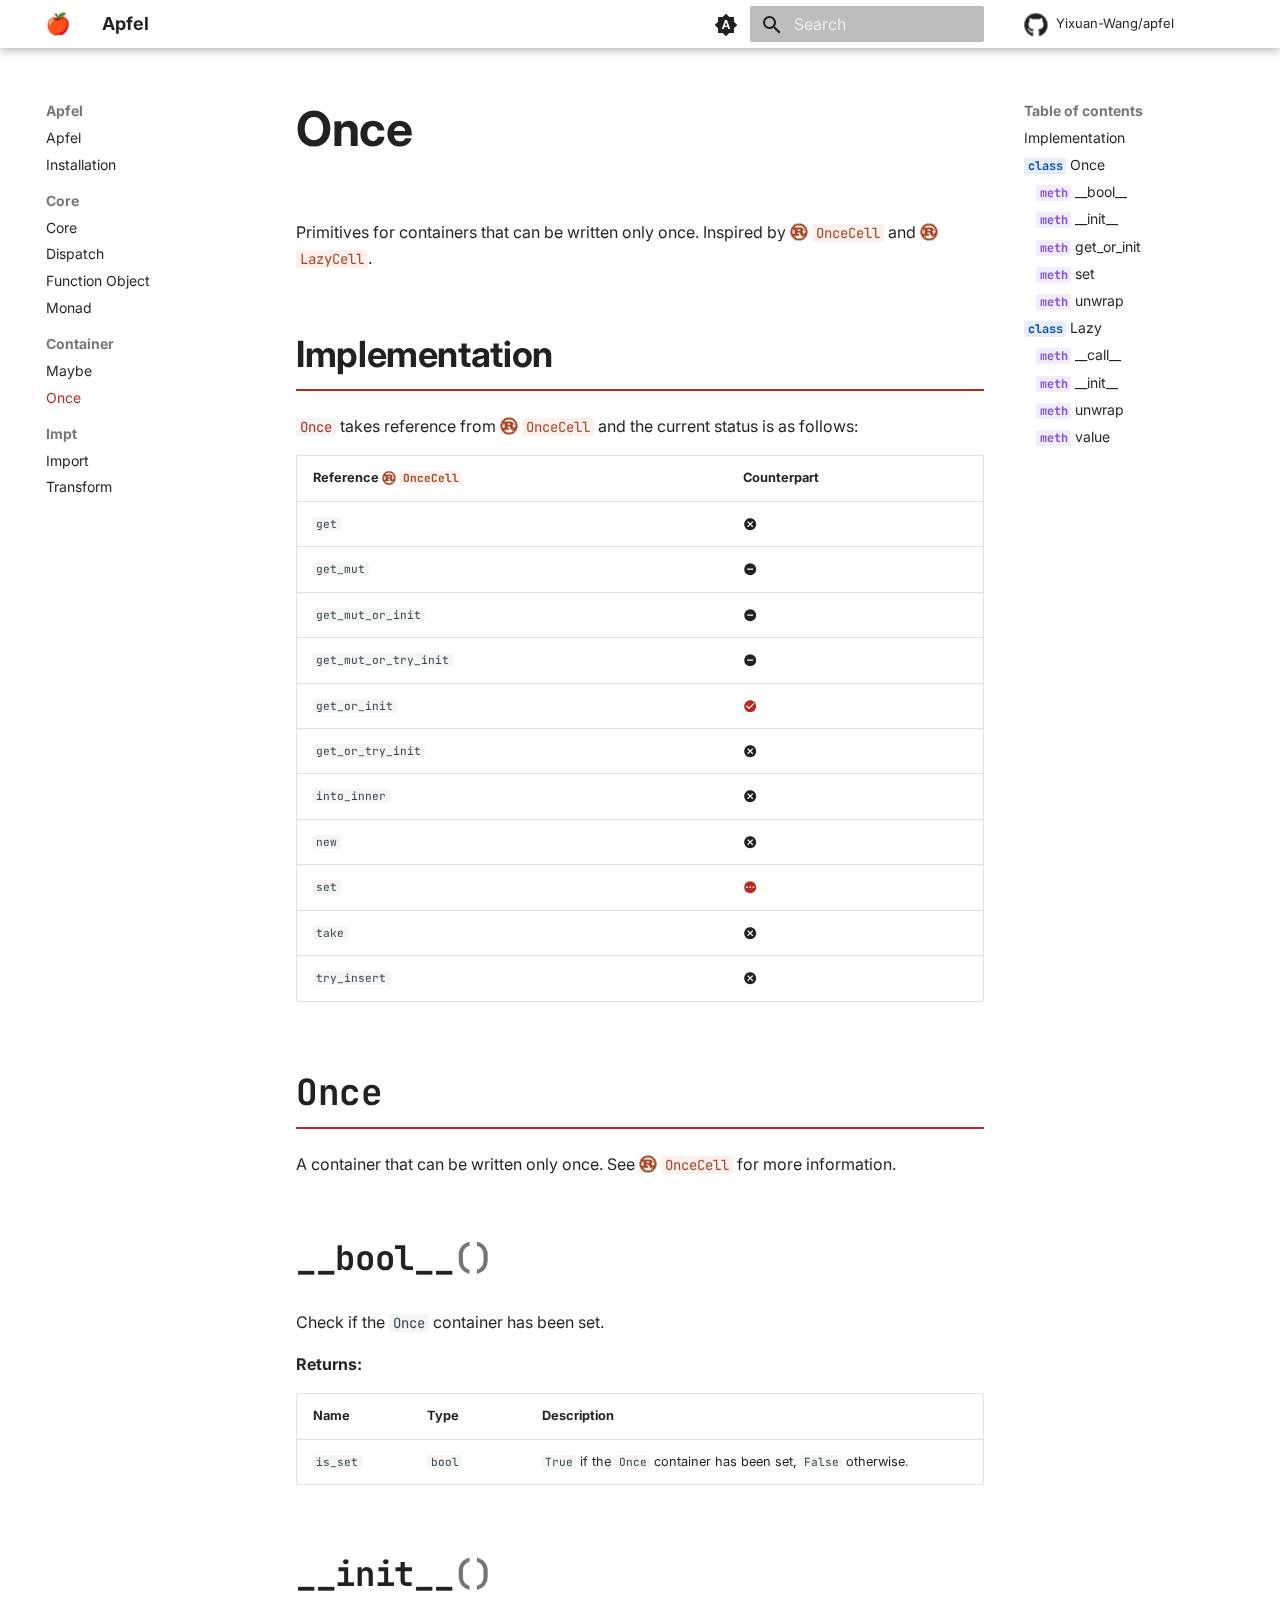
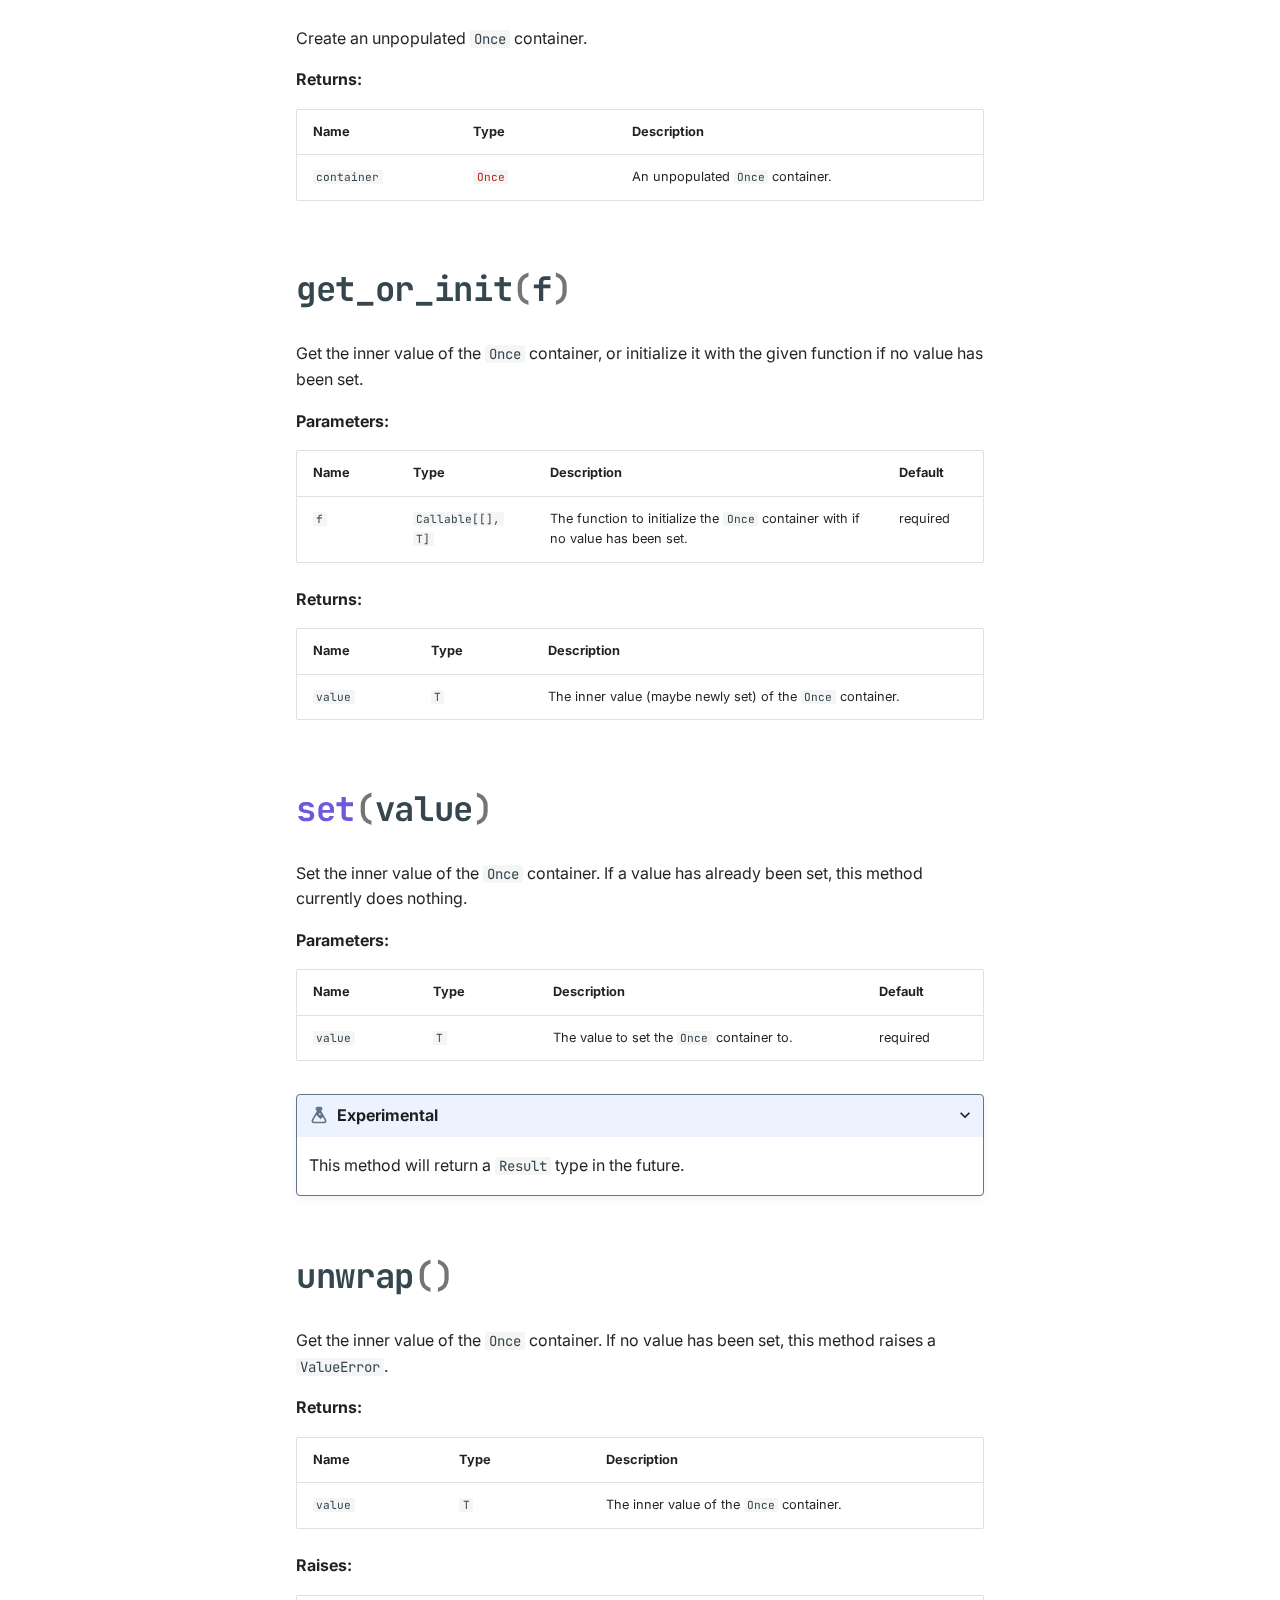
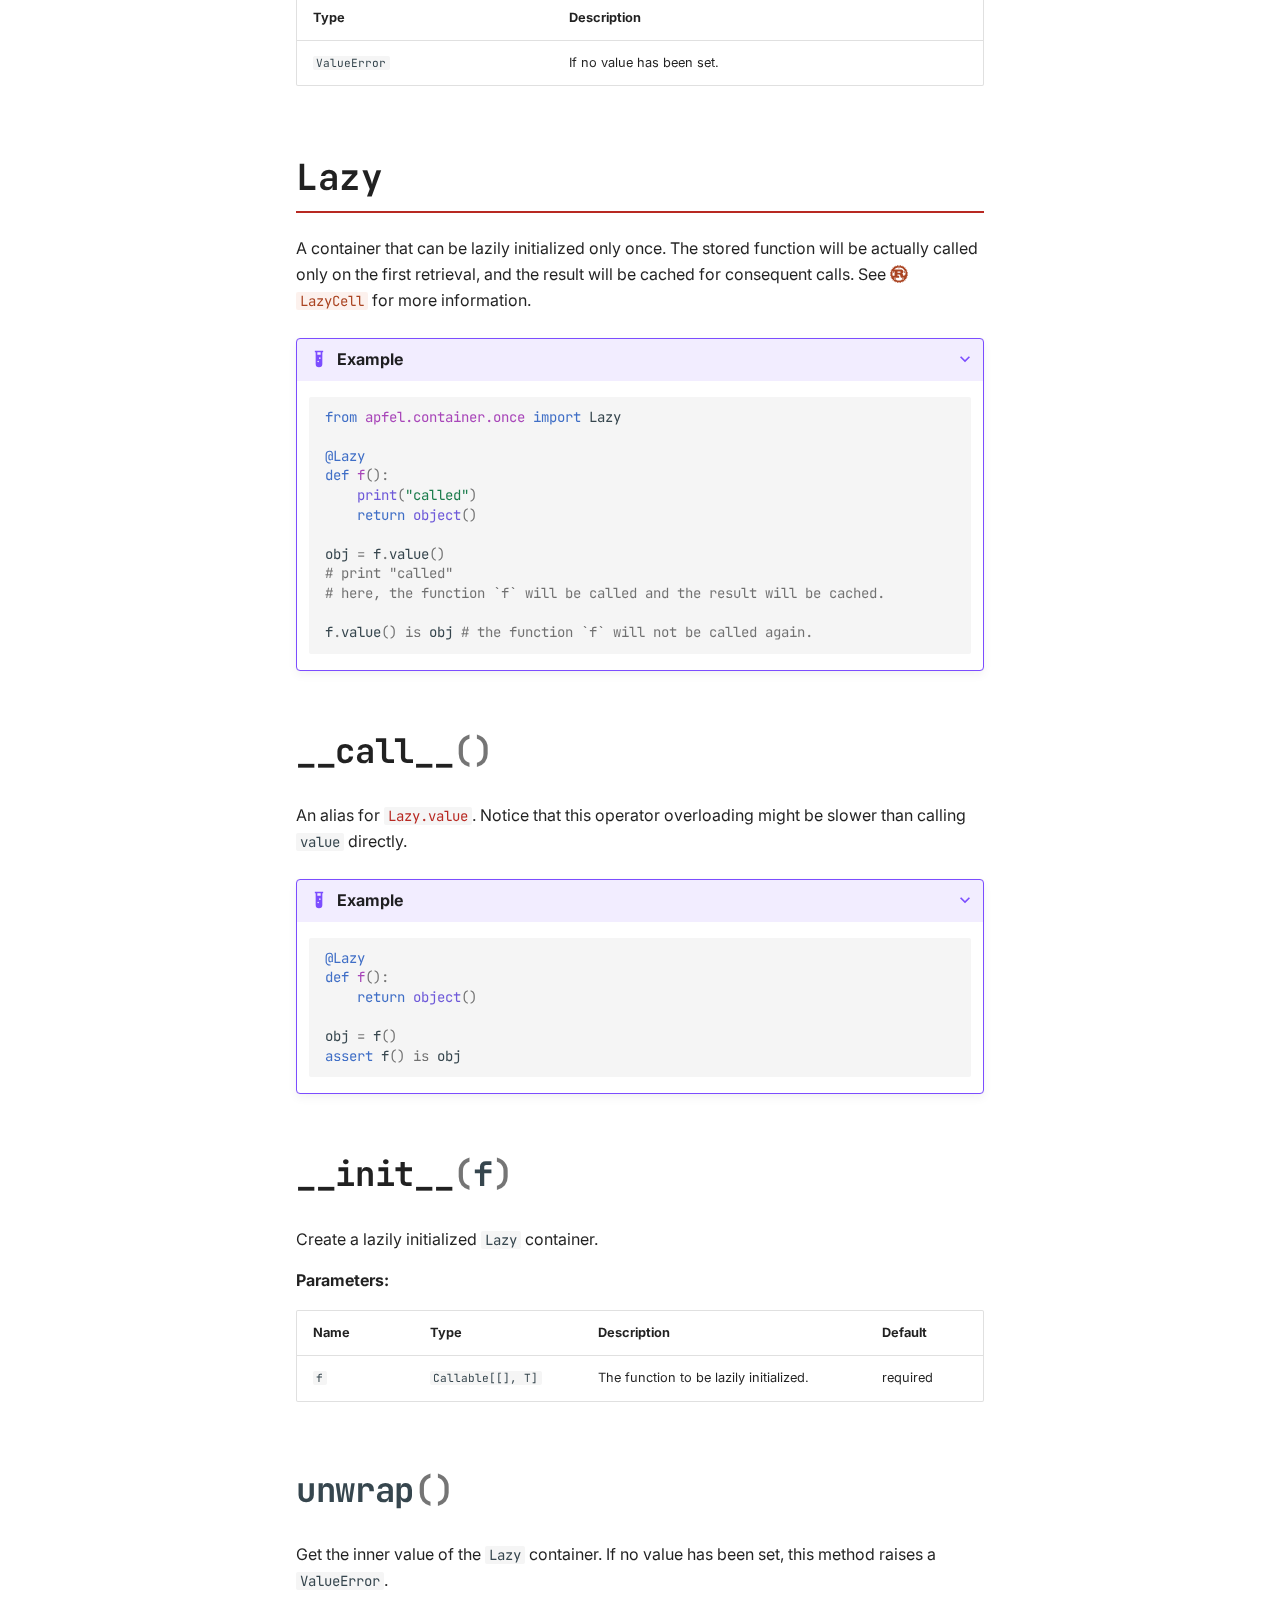
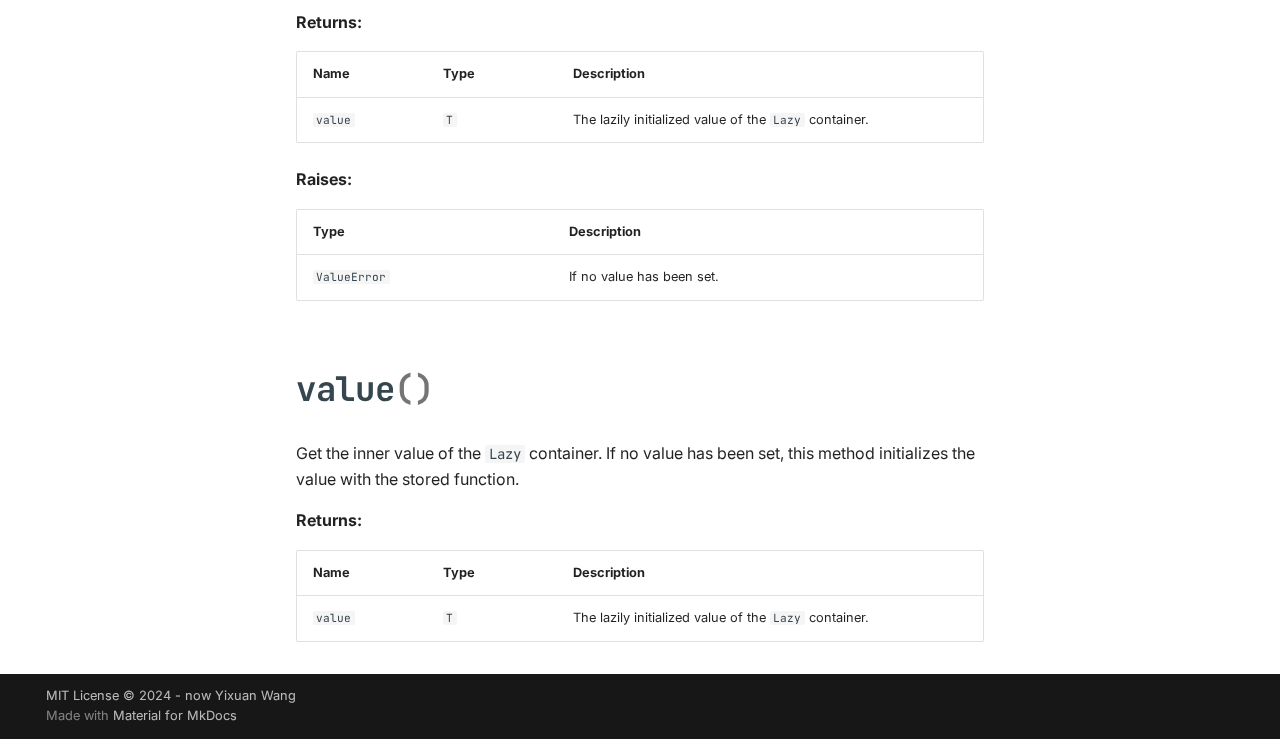
<file: container/once/index.html>
<!doctype html>
<html lang="en" class="no-js">
  <head>
    
      <meta charset="utf-8">
      <meta name="viewport" content="width=device-width,initial-scale=1">
      
      
      
      
        <link rel="prev" href="../maybe/">
      
      
        <link rel="next" href="../../impt/">
      
      
      <link rel="icon" href="../../asset/red-apple.png">
      <meta name="generator" content="mkdocs-1.6.1, mkdocs-material-9.6.7">
    
    
      
        <title>Once - Apfel</title>
      
    
    
      <link rel="stylesheet" href="../../assets/stylesheets/main.8608ea7d.min.css">
      
        
        <link rel="stylesheet" href="../../assets/stylesheets/palette.06af60db.min.css">
      
      


    
    
      
    
    
    <link rel="preconnect" href="https://fonts.googleapis.com">
    <link rel="preconnect" href="https://fonts.gstatic.com" crossorigin>
    <link href="https://fonts.googleapis.com/css2?family=Inter:ital,opsz,wght@0,14..32,100..900;1,14..32,100..900&family=JetBrains+Mono:ital,wght@0,100..800;1,100..800&display=swap" rel="stylesheet">

    
      <link rel="stylesheet" href="../../assets/_mkdocstrings.css">
    
      <link rel="stylesheet" href="../../stylesheet/extra.css">
    
    <script>__md_scope=new URL("../..",location),__md_hash=e=>[...e].reduce(((e,_)=>(e<<5)-e+_.charCodeAt(0)),0),__md_get=(e,_=localStorage,t=__md_scope)=>JSON.parse(_.getItem(t.pathname+"."+e)),__md_set=(e,_,t=localStorage,a=__md_scope)=>{try{t.setItem(a.pathname+"."+e,JSON.stringify(_))}catch(e){}}</script>
    
      

    
    
    
  </head>
  
  
    
    
      
    
    
    
    
    <body dir="ltr" data-md-color-scheme="default" data-md-color-primary="custom" data-md-color-accent="custom">
  
    
    <input class="md-toggle" data-md-toggle="drawer" type="checkbox" id="__drawer" autocomplete="off">
    <input class="md-toggle" data-md-toggle="search" type="checkbox" id="__search" autocomplete="off">
    <label class="md-overlay" for="__drawer"></label>
    <div data-md-component="skip">
      
        
        <a href="#once" class="md-skip">
          Skip to content
        </a>
      
    </div>
    <div data-md-component="announce">
      
    </div>
    
    
      

  

<header class="md-header md-header--shadow" data-md-component="header">
  <nav class="md-header__inner md-grid" aria-label="Header">
    <a href="../.." title="Apfel" class="md-header__button md-logo" aria-label="Apfel" data-md-component="logo">
      
  <img src="../../asset/red-apple.png" alt="logo">

    </a>
    <label class="md-header__button md-icon" for="__drawer">
      
      <svg xmlns="http://www.w3.org/2000/svg" viewBox="0 0 24 24"><path d="M3 6h18v2H3zm0 5h18v2H3zm0 5h18v2H3z"/></svg>
    </label>
    <div class="md-header__title" data-md-component="header-title">
      <div class="md-header__ellipsis">
        <div class="md-header__topic">
          <span class="md-ellipsis">
            Apfel
          </span>
        </div>
        <div class="md-header__topic" data-md-component="header-topic">
          <span class="md-ellipsis">
            
              Once
            
          </span>
        </div>
      </div>
    </div>
    
      
        <form class="md-header__option" data-md-component="palette">
  
    
    
    
    <input class="md-option" data-md-color-media="(prefers-color-scheme)" data-md-color-scheme="default" data-md-color-primary="custom" data-md-color-accent="custom"  aria-label="Switch to light mode"  type="radio" name="__palette" id="__palette_0">
    
      <label class="md-header__button md-icon" title="Switch to light mode" for="__palette_1" hidden>
        <svg xmlns="http://www.w3.org/2000/svg" viewBox="0 0 24 24"><path d="m14.3 16-.7-2h-3.2l-.7 2H7.8L11 7h2l3.2 9zM20 8.69V4h-4.69L12 .69 8.69 4H4v4.69L.69 12 4 15.31V20h4.69L12 23.31 15.31 20H20v-4.69L23.31 12zm-9.15 3.96h2.3L12 9z"/></svg>
      </label>
    
  
    
    
    
    <input class="md-option" data-md-color-media="(prefers-color-scheme: light)" data-md-color-scheme="default" data-md-color-primary="custom" data-md-color-accent="custom"  aria-label="Switch to dark mode"  type="radio" name="__palette" id="__palette_1">
    
      <label class="md-header__button md-icon" title="Switch to dark mode" for="__palette_2" hidden>
        <svg xmlns="http://www.w3.org/2000/svg" viewBox="0 0 24 24"><path d="M12 8a4 4 0 0 0-4 4 4 4 0 0 0 4 4 4 4 0 0 0 4-4 4 4 0 0 0-4-4m0 10a6 6 0 0 1-6-6 6 6 0 0 1 6-6 6 6 0 0 1 6 6 6 6 0 0 1-6 6m8-9.31V4h-4.69L12 .69 8.69 4H4v4.69L.69 12 4 15.31V20h4.69L12 23.31 15.31 20H20v-4.69L23.31 12z"/></svg>
      </label>
    
  
    
    
    
    <input class="md-option" data-md-color-media="(prefers-color-scheme: dark)" data-md-color-scheme="slate" data-md-color-primary="custom" data-md-color-accent="custom"  aria-label="Switch to system preference"  type="radio" name="__palette" id="__palette_2">
    
      <label class="md-header__button md-icon" title="Switch to system preference" for="__palette_0" hidden>
        <svg xmlns="http://www.w3.org/2000/svg" viewBox="0 0 24 24"><path d="M12 18c-.89 0-1.74-.2-2.5-.55C11.56 16.5 13 14.42 13 12s-1.44-4.5-3.5-5.45C10.26 6.2 11.11 6 12 6a6 6 0 0 1 6 6 6 6 0 0 1-6 6m8-9.31V4h-4.69L12 .69 8.69 4H4v4.69L.69 12 4 15.31V20h4.69L12 23.31 15.31 20H20v-4.69L23.31 12z"/></svg>
      </label>
    
  
</form>
      
    
    
      <script>var palette=__md_get("__palette");if(palette&&palette.color){if("(prefers-color-scheme)"===palette.color.media){var media=matchMedia("(prefers-color-scheme: light)"),input=document.querySelector(media.matches?"[data-md-color-media='(prefers-color-scheme: light)']":"[data-md-color-media='(prefers-color-scheme: dark)']");palette.color.media=input.getAttribute("data-md-color-media"),palette.color.scheme=input.getAttribute("data-md-color-scheme"),palette.color.primary=input.getAttribute("data-md-color-primary"),palette.color.accent=input.getAttribute("data-md-color-accent")}for(var[key,value]of Object.entries(palette.color))document.body.setAttribute("data-md-color-"+key,value)}</script>
    
    
    
      <label class="md-header__button md-icon" for="__search">
        
        <svg xmlns="http://www.w3.org/2000/svg" viewBox="0 0 24 24"><path d="M9.5 3A6.5 6.5 0 0 1 16 9.5c0 1.61-.59 3.09-1.56 4.23l.27.27h.79l5 5-1.5 1.5-5-5v-.79l-.27-.27A6.52 6.52 0 0 1 9.5 16 6.5 6.5 0 0 1 3 9.5 6.5 6.5 0 0 1 9.5 3m0 2C7 5 5 7 5 9.5S7 14 9.5 14 14 12 14 9.5 12 5 9.5 5"/></svg>
      </label>
      <div class="md-search" data-md-component="search" role="dialog">
  <label class="md-search__overlay" for="__search"></label>
  <div class="md-search__inner" role="search">
    <form class="md-search__form" name="search">
      <input type="text" class="md-search__input" name="query" aria-label="Search" placeholder="Search" autocapitalize="off" autocorrect="off" autocomplete="off" spellcheck="false" data-md-component="search-query" required>
      <label class="md-search__icon md-icon" for="__search">
        
        <svg xmlns="http://www.w3.org/2000/svg" viewBox="0 0 24 24"><path d="M9.5 3A6.5 6.5 0 0 1 16 9.5c0 1.61-.59 3.09-1.56 4.23l.27.27h.79l5 5-1.5 1.5-5-5v-.79l-.27-.27A6.52 6.52 0 0 1 9.5 16 6.5 6.5 0 0 1 3 9.5 6.5 6.5 0 0 1 9.5 3m0 2C7 5 5 7 5 9.5S7 14 9.5 14 14 12 14 9.5 12 5 9.5 5"/></svg>
        
        <svg xmlns="http://www.w3.org/2000/svg" viewBox="0 0 24 24"><path d="M20 11v2H8l5.5 5.5-1.42 1.42L4.16 12l7.92-7.92L13.5 5.5 8 11z"/></svg>
      </label>
      <nav class="md-search__options" aria-label="Search">
        
        <button type="reset" class="md-search__icon md-icon" title="Clear" aria-label="Clear" tabindex="-1">
          
          <svg xmlns="http://www.w3.org/2000/svg" viewBox="0 0 24 24"><path d="M19 6.41 17.59 5 12 10.59 6.41 5 5 6.41 10.59 12 5 17.59 6.41 19 12 13.41 17.59 19 19 17.59 13.41 12z"/></svg>
        </button>
      </nav>
      
    </form>
    <div class="md-search__output">
      <div class="md-search__scrollwrap" tabindex="0" data-md-scrollfix>
        <div class="md-search-result" data-md-component="search-result">
          <div class="md-search-result__meta">
            Initializing search
          </div>
          <ol class="md-search-result__list" role="presentation"></ol>
        </div>
      </div>
    </div>
  </div>
</div>
    
    
      <div class="md-header__source">
        <a href="https://github.com/Yixuan-Wang/apfel" title="Go to repository" class="md-source" data-md-component="source">
  <div class="md-source__icon md-icon">
    
    <svg xmlns="http://www.w3.org/2000/svg" viewBox="0 0 496 512"><!--! Font Awesome Free 6.7.2 by @fontawesome - https://fontawesome.com License - https://fontawesome.com/license/free (Icons: CC BY 4.0, Fonts: SIL OFL 1.1, Code: MIT License) Copyright 2024 Fonticons, Inc.--><path d="M165.9 397.4c0 2-2.3 3.6-5.2 3.6-3.3.3-5.6-1.3-5.6-3.6 0-2 2.3-3.6 5.2-3.6 3-.3 5.6 1.3 5.6 3.6m-31.1-4.5c-.7 2 1.3 4.3 4.3 4.9 2.6 1 5.6 0 6.2-2s-1.3-4.3-4.3-5.2c-2.6-.7-5.5.3-6.2 2.3m44.2-1.7c-2.9.7-4.9 2.6-4.6 4.9.3 2 2.9 3.3 5.9 2.6 2.9-.7 4.9-2.6 4.6-4.6-.3-1.9-3-3.2-5.9-2.9M244.8 8C106.1 8 0 113.3 0 252c0 110.9 69.8 205.8 169.5 239.2 12.8 2.3 17.3-5.6 17.3-12.1 0-6.2-.3-40.4-.3-61.4 0 0-70 15-84.7-29.8 0 0-11.4-29.1-27.8-36.6 0 0-22.9-15.7 1.6-15.4 0 0 24.9 2 38.6 25.8 21.9 38.6 58.6 27.5 72.9 20.9 2.3-16 8.8-27.1 16-33.7-55.9-6.2-112.3-14.3-112.3-110.5 0-27.5 7.6-41.3 23.6-58.9-2.6-6.5-11.1-33.3 2.6-67.9 20.9-6.5 69 27 69 27 20-5.6 41.5-8.5 62.8-8.5s42.8 2.9 62.8 8.5c0 0 48.1-33.6 69-27 13.7 34.7 5.2 61.4 2.6 67.9 16 17.7 25.8 31.5 25.8 58.9 0 96.5-58.9 104.2-114.8 110.5 9.2 7.9 17 22.9 17 46.4 0 33.7-.3 75.4-.3 83.6 0 6.5 4.6 14.4 17.3 12.1C428.2 457.8 496 362.9 496 252 496 113.3 383.5 8 244.8 8M97.2 352.9c-1.3 1-1 3.3.7 5.2 1.6 1.6 3.9 2.3 5.2 1 1.3-1 1-3.3-.7-5.2-1.6-1.6-3.9-2.3-5.2-1m-10.8-8.1c-.7 1.3.3 2.9 2.3 3.9 1.6 1 3.6.7 4.3-.7.7-1.3-.3-2.9-2.3-3.9-2-.6-3.6-.3-4.3.7m32.4 35.6c-1.6 1.3-1 4.3 1.3 6.2 2.3 2.3 5.2 2.6 6.5 1 1.3-1.3.7-4.3-1.3-6.2-2.2-2.3-5.2-2.6-6.5-1m-11.4-14.7c-1.6 1-1.6 3.6 0 5.9s4.3 3.3 5.6 2.3c1.6-1.3 1.6-3.9 0-6.2-1.4-2.3-4-3.3-5.6-2"/></svg>
  </div>
  <div class="md-source__repository">
    Yixuan-Wang/apfel
  </div>
</a>
      </div>
    
  </nav>
  
</header>
    
    <div class="md-container" data-md-component="container">
      
      
        
          
        
      
      <main class="md-main" data-md-component="main">
        <div class="md-main__inner md-grid">
          
            
              
              <div class="md-sidebar md-sidebar--primary" data-md-component="sidebar" data-md-type="navigation" >
                <div class="md-sidebar__scrollwrap">
                  <div class="md-sidebar__inner">
                    



<nav class="md-nav md-nav--primary" aria-label="Navigation" data-md-level="0">
  <label class="md-nav__title" for="__drawer">
    <a href="../.." title="Apfel" class="md-nav__button md-logo" aria-label="Apfel" data-md-component="logo">
      
  <img src="../../asset/red-apple.png" alt="logo">

    </a>
    Apfel
  </label>
  
    <div class="md-nav__source">
      <a href="https://github.com/Yixuan-Wang/apfel" title="Go to repository" class="md-source" data-md-component="source">
  <div class="md-source__icon md-icon">
    
    <svg xmlns="http://www.w3.org/2000/svg" viewBox="0 0 496 512"><!--! Font Awesome Free 6.7.2 by @fontawesome - https://fontawesome.com License - https://fontawesome.com/license/free (Icons: CC BY 4.0, Fonts: SIL OFL 1.1, Code: MIT License) Copyright 2024 Fonticons, Inc.--><path d="M165.9 397.4c0 2-2.3 3.6-5.2 3.6-3.3.3-5.6-1.3-5.6-3.6 0-2 2.3-3.6 5.2-3.6 3-.3 5.6 1.3 5.6 3.6m-31.1-4.5c-.7 2 1.3 4.3 4.3 4.9 2.6 1 5.6 0 6.2-2s-1.3-4.3-4.3-5.2c-2.6-.7-5.5.3-6.2 2.3m44.2-1.7c-2.9.7-4.9 2.6-4.6 4.9.3 2 2.9 3.3 5.9 2.6 2.9-.7 4.9-2.6 4.6-4.6-.3-1.9-3-3.2-5.9-2.9M244.8 8C106.1 8 0 113.3 0 252c0 110.9 69.8 205.8 169.5 239.2 12.8 2.3 17.3-5.6 17.3-12.1 0-6.2-.3-40.4-.3-61.4 0 0-70 15-84.7-29.8 0 0-11.4-29.1-27.8-36.6 0 0-22.9-15.7 1.6-15.4 0 0 24.9 2 38.6 25.8 21.9 38.6 58.6 27.5 72.9 20.9 2.3-16 8.8-27.1 16-33.7-55.9-6.2-112.3-14.3-112.3-110.5 0-27.5 7.6-41.3 23.6-58.9-2.6-6.5-11.1-33.3 2.6-67.9 20.9-6.5 69 27 69 27 20-5.6 41.5-8.5 62.8-8.5s42.8 2.9 62.8 8.5c0 0 48.1-33.6 69-27 13.7 34.7 5.2 61.4 2.6 67.9 16 17.7 25.8 31.5 25.8 58.9 0 96.5-58.9 104.2-114.8 110.5 9.2 7.9 17 22.9 17 46.4 0 33.7-.3 75.4-.3 83.6 0 6.5 4.6 14.4 17.3 12.1C428.2 457.8 496 362.9 496 252 496 113.3 383.5 8 244.8 8M97.2 352.9c-1.3 1-1 3.3.7 5.2 1.6 1.6 3.9 2.3 5.2 1 1.3-1 1-3.3-.7-5.2-1.6-1.6-3.9-2.3-5.2-1m-10.8-8.1c-.7 1.3.3 2.9 2.3 3.9 1.6 1 3.6.7 4.3-.7.7-1.3-.3-2.9-2.3-3.9-2-.6-3.6-.3-4.3.7m32.4 35.6c-1.6 1.3-1 4.3 1.3 6.2 2.3 2.3 5.2 2.6 6.5 1 1.3-1.3.7-4.3-1.3-6.2-2.2-2.3-5.2-2.6-6.5-1m-11.4-14.7c-1.6 1-1.6 3.6 0 5.9s4.3 3.3 5.6 2.3c1.6-1.3 1.6-3.9 0-6.2-1.4-2.3-4-3.3-5.6-2"/></svg>
  </div>
  <div class="md-source__repository">
    Yixuan-Wang/apfel
  </div>
</a>
    </div>
  
  <ul class="md-nav__list" data-md-scrollfix>
    
      
      
  
  
  
  
    <li class="md-nav__item">
      <a href="../.." class="md-nav__link">
        
  
  <span class="md-ellipsis">
    Apfel
    
  </span>
  

      </a>
    </li>
  

    
      
      
  
  
  
  
    <li class="md-nav__item">
      <a href="../../install/" class="md-nav__link">
        
  
  <span class="md-ellipsis">
    Installation
    
  </span>
  

      </a>
    </li>
  

    
      
      
  
  
  
  
    
    
    
      
        
        
      
    
    
    <li class="md-nav__item md-nav__item--section md-nav__item--nested">
      
        
        
          
        
        <input class="md-nav__toggle md-toggle md-toggle--indeterminate" type="checkbox" id="__nav_3" >
        
          
          <label class="md-nav__link" for="__nav_3" id="__nav_3_label" tabindex="">
            
  
  <span class="md-ellipsis">
    Core
    
  </span>
  

            <span class="md-nav__icon md-icon"></span>
          </label>
        
        <nav class="md-nav" data-md-level="1" aria-labelledby="__nav_3_label" aria-expanded="false">
          <label class="md-nav__title" for="__nav_3">
            <span class="md-nav__icon md-icon"></span>
            Core
          </label>
          <ul class="md-nav__list" data-md-scrollfix>
            
              
                
  
  
  
  
    <li class="md-nav__item">
      <a href="../../core/" class="md-nav__link">
        
  
  <span class="md-ellipsis">
    Core
    
  </span>
  

      </a>
    </li>
  

              
            
              
                
  
  
  
  
    <li class="md-nav__item">
      <a href="../../core/dispatch/" class="md-nav__link">
        
  
  <span class="md-ellipsis">
    Dispatch
    
  </span>
  

      </a>
    </li>
  

              
            
              
                
  
  
  
  
    <li class="md-nav__item">
      <a href="../../core/function-object/" class="md-nav__link">
        
  
  <span class="md-ellipsis">
    Function Object
    
  </span>
  

      </a>
    </li>
  

              
            
              
                
  
  
  
  
    <li class="md-nav__item">
      <a href="../../core/monad/" class="md-nav__link">
        
  
  <span class="md-ellipsis">
    Monad
    
  </span>
  

      </a>
    </li>
  

              
            
          </ul>
        </nav>
      
    </li>
  

    
      
      
  
  
    
  
  
  
    
    
    
      
        
        
      
    
    
    <li class="md-nav__item md-nav__item--active md-nav__item--section md-nav__item--nested">
      
        
        
        <input class="md-nav__toggle md-toggle " type="checkbox" id="__nav_4" checked>
        
          
          <label class="md-nav__link" for="__nav_4" id="__nav_4_label" tabindex="">
            
  
  <span class="md-ellipsis">
    Container
    
  </span>
  

            <span class="md-nav__icon md-icon"></span>
          </label>
        
        <nav class="md-nav" data-md-level="1" aria-labelledby="__nav_4_label" aria-expanded="true">
          <label class="md-nav__title" for="__nav_4">
            <span class="md-nav__icon md-icon"></span>
            Container
          </label>
          <ul class="md-nav__list" data-md-scrollfix>
            
              
                
  
  
  
  
    <li class="md-nav__item">
      <a href="../maybe/" class="md-nav__link">
        
  
  <span class="md-ellipsis">
    Maybe
    
  </span>
  

      </a>
    </li>
  

              
            
              
                
  
  
    
  
  
  
    <li class="md-nav__item md-nav__item--active">
      
      <input class="md-nav__toggle md-toggle" type="checkbox" id="__toc">
      
      
        
      
      
        <label class="md-nav__link md-nav__link--active" for="__toc">
          
  
  <span class="md-ellipsis">
    Once
    
  </span>
  

          <span class="md-nav__icon md-icon"></span>
        </label>
      
      <a href="./" class="md-nav__link md-nav__link--active">
        
  
  <span class="md-ellipsis">
    Once
    
  </span>
  

      </a>
      
        

<nav class="md-nav md-nav--secondary" aria-label="Table of contents">
  
  
  
    
  
  
    <label class="md-nav__title" for="__toc">
      <span class="md-nav__icon md-icon"></span>
      Table of contents
    </label>
    <ul class="md-nav__list" data-md-component="toc" data-md-scrollfix>
      
        <li class="md-nav__item">
  <a href="#apfel.container.once--implementation" class="md-nav__link">
    <span class="md-ellipsis">
      Implementation
    </span>
  </a>
  
</li>
      
        <li class="md-nav__item">
  <a href="#apfel.container.once.Once" class="md-nav__link">
    <span class="md-ellipsis">
      <code class="doc-symbol doc-symbol-toc doc-symbol-class"></code>&nbsp;Once
    </span>
  </a>
  
    <nav class="md-nav" aria-label=" Once">
      <ul class="md-nav__list">
        
          <li class="md-nav__item">
  <a href="#apfel.container.once.Once.__bool__" class="md-nav__link">
    <span class="md-ellipsis">
      <code class="doc-symbol doc-symbol-toc doc-symbol-method"></code>&nbsp;__bool__
    </span>
  </a>
  
</li>
        
          <li class="md-nav__item">
  <a href="#apfel.container.once.Once.__init__" class="md-nav__link">
    <span class="md-ellipsis">
      <code class="doc-symbol doc-symbol-toc doc-symbol-method"></code>&nbsp;__init__
    </span>
  </a>
  
</li>
        
          <li class="md-nav__item">
  <a href="#apfel.container.once.Once.get_or_init" class="md-nav__link">
    <span class="md-ellipsis">
      <code class="doc-symbol doc-symbol-toc doc-symbol-method"></code>&nbsp;get_or_init
    </span>
  </a>
  
</li>
        
          <li class="md-nav__item">
  <a href="#apfel.container.once.Once.set" class="md-nav__link">
    <span class="md-ellipsis">
      <code class="doc-symbol doc-symbol-toc doc-symbol-method"></code>&nbsp;set
    </span>
  </a>
  
</li>
        
          <li class="md-nav__item">
  <a href="#apfel.container.once.Once.unwrap" class="md-nav__link">
    <span class="md-ellipsis">
      <code class="doc-symbol doc-symbol-toc doc-symbol-method"></code>&nbsp;unwrap
    </span>
  </a>
  
</li>
        
      </ul>
    </nav>
  
</li>
      
        <li class="md-nav__item">
  <a href="#apfel.container.once.Lazy" class="md-nav__link">
    <span class="md-ellipsis">
      <code class="doc-symbol doc-symbol-toc doc-symbol-class"></code>&nbsp;Lazy
    </span>
  </a>
  
    <nav class="md-nav" aria-label=" Lazy">
      <ul class="md-nav__list">
        
          <li class="md-nav__item">
  <a href="#apfel.container.once.Lazy.__call__" class="md-nav__link">
    <span class="md-ellipsis">
      <code class="doc-symbol doc-symbol-toc doc-symbol-method"></code>&nbsp;__call__
    </span>
  </a>
  
</li>
        
          <li class="md-nav__item">
  <a href="#apfel.container.once.Lazy.__init__" class="md-nav__link">
    <span class="md-ellipsis">
      <code class="doc-symbol doc-symbol-toc doc-symbol-method"></code>&nbsp;__init__
    </span>
  </a>
  
</li>
        
          <li class="md-nav__item">
  <a href="#apfel.container.once.Lazy.unwrap" class="md-nav__link">
    <span class="md-ellipsis">
      <code class="doc-symbol doc-symbol-toc doc-symbol-method"></code>&nbsp;unwrap
    </span>
  </a>
  
</li>
        
          <li class="md-nav__item">
  <a href="#apfel.container.once.Lazy.value" class="md-nav__link">
    <span class="md-ellipsis">
      <code class="doc-symbol doc-symbol-toc doc-symbol-method"></code>&nbsp;value
    </span>
  </a>
  
</li>
        
      </ul>
    </nav>
  
</li>
      
    </ul>
  
</nav>
      
    </li>
  

              
            
          </ul>
        </nav>
      
    </li>
  

    
      
      
  
  
  
  
    
    
    
      
        
        
      
    
    
    <li class="md-nav__item md-nav__item--section md-nav__item--nested">
      
        
        
          
        
        <input class="md-nav__toggle md-toggle md-toggle--indeterminate" type="checkbox" id="__nav_5" >
        
          
          <label class="md-nav__link" for="__nav_5" id="__nav_5_label" tabindex="">
            
  
  <span class="md-ellipsis">
    Impt
    
  </span>
  

            <span class="md-nav__icon md-icon"></span>
          </label>
        
        <nav class="md-nav" data-md-level="1" aria-labelledby="__nav_5_label" aria-expanded="false">
          <label class="md-nav__title" for="__nav_5">
            <span class="md-nav__icon md-icon"></span>
            Impt
          </label>
          <ul class="md-nav__list" data-md-scrollfix>
            
              
                
  
  
  
  
    <li class="md-nav__item">
      <a href="../../impt/" class="md-nav__link">
        
  
  <span class="md-ellipsis">
    Import
    
  </span>
  

      </a>
    </li>
  

              
            
              
                
  
  
  
  
    <li class="md-nav__item">
      <a href="../../impt/transform/" class="md-nav__link">
        
  
  <span class="md-ellipsis">
    Transform
    
  </span>
  

      </a>
    </li>
  

              
            
          </ul>
        </nav>
      
    </li>
  

    
  </ul>
</nav>
                  </div>
                </div>
              </div>
            
            
              
              <div class="md-sidebar md-sidebar--secondary" data-md-component="sidebar" data-md-type="toc" >
                <div class="md-sidebar__scrollwrap">
                  <div class="md-sidebar__inner">
                    

<nav class="md-nav md-nav--secondary" aria-label="Table of contents">
  
  
  
    
  
  
    <label class="md-nav__title" for="__toc">
      <span class="md-nav__icon md-icon"></span>
      Table of contents
    </label>
    <ul class="md-nav__list" data-md-component="toc" data-md-scrollfix>
      
        <li class="md-nav__item">
  <a href="#apfel.container.once--implementation" class="md-nav__link">
    <span class="md-ellipsis">
      Implementation
    </span>
  </a>
  
</li>
      
        <li class="md-nav__item">
  <a href="#apfel.container.once.Once" class="md-nav__link">
    <span class="md-ellipsis">
      <code class="doc-symbol doc-symbol-toc doc-symbol-class"></code>&nbsp;Once
    </span>
  </a>
  
    <nav class="md-nav" aria-label=" Once">
      <ul class="md-nav__list">
        
          <li class="md-nav__item">
  <a href="#apfel.container.once.Once.__bool__" class="md-nav__link">
    <span class="md-ellipsis">
      <code class="doc-symbol doc-symbol-toc doc-symbol-method"></code>&nbsp;__bool__
    </span>
  </a>
  
</li>
        
          <li class="md-nav__item">
  <a href="#apfel.container.once.Once.__init__" class="md-nav__link">
    <span class="md-ellipsis">
      <code class="doc-symbol doc-symbol-toc doc-symbol-method"></code>&nbsp;__init__
    </span>
  </a>
  
</li>
        
          <li class="md-nav__item">
  <a href="#apfel.container.once.Once.get_or_init" class="md-nav__link">
    <span class="md-ellipsis">
      <code class="doc-symbol doc-symbol-toc doc-symbol-method"></code>&nbsp;get_or_init
    </span>
  </a>
  
</li>
        
          <li class="md-nav__item">
  <a href="#apfel.container.once.Once.set" class="md-nav__link">
    <span class="md-ellipsis">
      <code class="doc-symbol doc-symbol-toc doc-symbol-method"></code>&nbsp;set
    </span>
  </a>
  
</li>
        
          <li class="md-nav__item">
  <a href="#apfel.container.once.Once.unwrap" class="md-nav__link">
    <span class="md-ellipsis">
      <code class="doc-symbol doc-symbol-toc doc-symbol-method"></code>&nbsp;unwrap
    </span>
  </a>
  
</li>
        
      </ul>
    </nav>
  
</li>
      
        <li class="md-nav__item">
  <a href="#apfel.container.once.Lazy" class="md-nav__link">
    <span class="md-ellipsis">
      <code class="doc-symbol doc-symbol-toc doc-symbol-class"></code>&nbsp;Lazy
    </span>
  </a>
  
    <nav class="md-nav" aria-label=" Lazy">
      <ul class="md-nav__list">
        
          <li class="md-nav__item">
  <a href="#apfel.container.once.Lazy.__call__" class="md-nav__link">
    <span class="md-ellipsis">
      <code class="doc-symbol doc-symbol-toc doc-symbol-method"></code>&nbsp;__call__
    </span>
  </a>
  
</li>
        
          <li class="md-nav__item">
  <a href="#apfel.container.once.Lazy.__init__" class="md-nav__link">
    <span class="md-ellipsis">
      <code class="doc-symbol doc-symbol-toc doc-symbol-method"></code>&nbsp;__init__
    </span>
  </a>
  
</li>
        
          <li class="md-nav__item">
  <a href="#apfel.container.once.Lazy.unwrap" class="md-nav__link">
    <span class="md-ellipsis">
      <code class="doc-symbol doc-symbol-toc doc-symbol-method"></code>&nbsp;unwrap
    </span>
  </a>
  
</li>
        
          <li class="md-nav__item">
  <a href="#apfel.container.once.Lazy.value" class="md-nav__link">
    <span class="md-ellipsis">
      <code class="doc-symbol doc-symbol-toc doc-symbol-method"></code>&nbsp;value
    </span>
  </a>
  
</li>
        
      </ul>
    </nav>
  
</li>
      
    </ul>
  
</nav>
                  </div>
                </div>
              </div>
            
          
          
            <div class="md-content" data-md-component="content">
              <article class="md-content__inner md-typeset">
                
                  


  
  


<h1 id="once">Once<a class="headerlink" href="#once" title="Permanent link">#</a></h1>


<div class="doc doc-object doc-module">




    <div class="doc doc-contents first">

        <p>Primitives for containers that can be written only once. Inspired by <a class="ref rs" href="https://doc.rust-lang.org/std/cell/struct.OnceCell.html"><code>OnceCell</code></a> and <a class="ref rs" href="https://doc.rust-lang.org/std/cell/struct.LazyCell.html"><code>LazyCell</code></a>.</p>
<h2 id="apfel.container.once--implementation">Implementation<a class="headerlink" href="#apfel.container.once--implementation" title="Permanent link">#</a></h2>
<p><a class="autorefs autorefs-internal" title=" Once" href="#apfel.container.once.Once"><code>Once</code></a> takes reference from <a class="ref rs" href="https://doc.rust-lang.org/std/cell/struct.OnceCell.html"><code>OnceCell</code></a> and the current status is as follows:</p>
<table>
<thead>
<tr>
<th>Reference <a class="ref rs" href="https://doc.rust-lang.org/std/cell/struct.OnceCell.html"><code>OnceCell</code></a></th>
<th>Counterpart</th>
</tr>
</thead>
<tbody>
<tr>
<td><code>get</code></td>
<td><span class="twemoji"><svg xmlns="http://www.w3.org/2000/svg" viewBox="0 0 24 24"><path d="M12 2c5.53 0 10 4.47 10 10s-4.47 10-10 10S2 17.53 2 12 6.47 2 12 2m3.59 5L12 10.59 8.41 7 7 8.41 10.59 12 7 15.59 8.41 17 12 13.41 15.59 17 17 15.59 13.41 12 17 8.41z"/></svg></span></td>
</tr>
<tr>
<td><code>get_mut</code></td>
<td><span class="twemoji"><svg xmlns="http://www.w3.org/2000/svg" viewBox="0 0 24 24"><path d="M17 13H7v-2h10m-5-9A10 10 0 0 0 2 12a10 10 0 0 0 10 10 10 10 0 0 0 10-10A10 10 0 0 0 12 2"/></svg></span></td>
</tr>
<tr>
<td><code>get_mut_or_init</code></td>
<td><span class="twemoji"><svg xmlns="http://www.w3.org/2000/svg" viewBox="0 0 24 24"><path d="M17 13H7v-2h10m-5-9A10 10 0 0 0 2 12a10 10 0 0 0 10 10 10 10 0 0 0 10-10A10 10 0 0 0 12 2"/></svg></span></td>
</tr>
<tr>
<td><code>get_mut_or_try_init</code></td>
<td><span class="twemoji"><svg xmlns="http://www.w3.org/2000/svg" viewBox="0 0 24 24"><path d="M17 13H7v-2h10m-5-9A10 10 0 0 0 2 12a10 10 0 0 0 10 10 10 10 0 0 0 10-10A10 10 0 0 0 12 2"/></svg></span></td>
</tr>
<tr>
<td><code>get_or_init</code></td>
<td><a class="autorefs autorefs-internal" title=" get_or_init" href="#apfel.container.once.Once.get_or_init"><span class="twemoji"><svg xmlns="http://www.w3.org/2000/svg" viewBox="0 0 24 24"><path d="M12 2C6.5 2 2 6.5 2 12s4.5 10 10 10 10-4.5 10-10S17.5 2 12 2m-2 15-5-5 1.41-1.41L10 14.17l7.59-7.59L19 8z"/></svg></span></a></td>
</tr>
<tr>
<td><code>get_or_try_init</code></td>
<td><span class="twemoji"><svg xmlns="http://www.w3.org/2000/svg" viewBox="0 0 24 24"><path d="M12 2c5.53 0 10 4.47 10 10s-4.47 10-10 10S2 17.53 2 12 6.47 2 12 2m3.59 5L12 10.59 8.41 7 7 8.41 10.59 12 7 15.59 8.41 17 12 13.41 15.59 17 17 15.59 13.41 12 17 8.41z"/></svg></span></td>
</tr>
<tr>
<td><code>into_inner</code></td>
<td><span class="twemoji"><svg xmlns="http://www.w3.org/2000/svg" viewBox="0 0 24 24"><path d="M12 2c5.53 0 10 4.47 10 10s-4.47 10-10 10S2 17.53 2 12 6.47 2 12 2m3.59 5L12 10.59 8.41 7 7 8.41 10.59 12 7 15.59 8.41 17 12 13.41 15.59 17 17 15.59 13.41 12 17 8.41z"/></svg></span></td>
</tr>
<tr>
<td><code>new</code></td>
<td><span class="twemoji"><svg xmlns="http://www.w3.org/2000/svg" viewBox="0 0 24 24"><path d="M12 2c5.53 0 10 4.47 10 10s-4.47 10-10 10S2 17.53 2 12 6.47 2 12 2m3.59 5L12 10.59 8.41 7 7 8.41 10.59 12 7 15.59 8.41 17 12 13.41 15.59 17 17 15.59 13.41 12 17 8.41z"/></svg></span></td>
</tr>
<tr>
<td><code>set</code></td>
<td><a class="autorefs autorefs-internal" title=" set" href="#apfel.container.once.Once.set"><span class="twemoji"><svg xmlns="http://www.w3.org/2000/svg" viewBox="0 0 24 24"><path d="M12 2a10 10 0 0 1 10 10 10 10 0 0 1-10 10A10 10 0 0 1 2 12 10 10 0 0 1 12 2m0 8.5a1.5 1.5 0 0 0-1.5 1.5 1.5 1.5 0 0 0 1.5 1.5 1.5 1.5 0 0 0 1.5-1.5 1.5 1.5 0 0 0-1.5-1.5m-5.5 0A1.5 1.5 0 0 0 5 12a1.5 1.5 0 0 0 1.5 1.5A1.5 1.5 0 0 0 8 12a1.5 1.5 0 0 0-1.5-1.5m11 0A1.5 1.5 0 0 0 16 12a1.5 1.5 0 0 0 1.5 1.5A1.5 1.5 0 0 0 19 12a1.5 1.5 0 0 0-1.5-1.5"/></svg></span></a></td>
</tr>
<tr>
<td><code>take</code></td>
<td><span class="twemoji"><svg xmlns="http://www.w3.org/2000/svg" viewBox="0 0 24 24"><path d="M12 2c5.53 0 10 4.47 10 10s-4.47 10-10 10S2 17.53 2 12 6.47 2 12 2m3.59 5L12 10.59 8.41 7 7 8.41 10.59 12 7 15.59 8.41 17 12 13.41 15.59 17 17 15.59 13.41 12 17 8.41z"/></svg></span></td>
</tr>
<tr>
<td><code>try_insert</code></td>
<td><span class="twemoji"><svg xmlns="http://www.w3.org/2000/svg" viewBox="0 0 24 24"><path d="M12 2c5.53 0 10 4.47 10 10s-4.47 10-10 10S2 17.53 2 12 6.47 2 12 2m3.59 5L12 10.59 8.41 7 7 8.41 10.59 12 7 15.59 8.41 17 12 13.41 15.59 17 17 15.59 13.41 12 17 8.41z"/></svg></span></td>
</tr>
</tbody>
</table>








  <div class="doc doc-children">







<div class="doc doc-object doc-class">



<h2 id="apfel.container.once.Once" class="doc doc-heading">
            <code>Once</code>


<a href="#apfel.container.once.Once" class="headerlink" title="Permanent link">#</a></h2>


    <div class="doc doc-contents ">


        <p>A container that can be written only once.
See <a class="ref rs" href="https://doc.rust-lang.org/std/cell/struct.OnceCell.html"><code>OnceCell</code></a> for more information.</p>









  <div class="doc doc-children">







<div class="doc doc-object doc-function">


<h3 id="apfel.container.once.Once.__bool__" class="doc doc-heading">
            <code class="highlight language-python"><span class="fm">__bool__</span><span class="p">()</span></code>

<a href="#apfel.container.once.Once.__bool__" class="headerlink" title="Permanent link">#</a></h3>


    <div class="doc doc-contents ">

        <p>Check if the <code>Once</code> container has been set.</p>


    <p><span class="doc-section-title">Returns:</span></p>
    <table>
      <thead>
        <tr>
<th>Name</th>          <th>Type</th>
          <th>Description</th>
        </tr>
      </thead>
      <tbody>
          <tr class="doc-section-item">
<td><code>is_set</code></td>            <td>
                  <code><span title="bool">bool</span></code>
            </td>
            <td>
              <div class="doc-md-description">
                <p><code>True</code> if the <code>Once</code> container has been set, <code>False</code> otherwise.</p>
              </div>
            </td>
          </tr>
      </tbody>
    </table>

    </div>

</div>






<div class="doc doc-object doc-function">


<h3 id="apfel.container.once.Once.__init__" class="doc doc-heading">
            <code class="highlight language-python"><span class="fm">__init__</span><span class="p">()</span></code>

<a href="#apfel.container.once.Once.__init__" class="headerlink" title="Permanent link">#</a></h3>


    <div class="doc doc-contents ">

        <p>Create an unpopulated <code>Once</code> container.</p>


    <p><span class="doc-section-title">Returns:</span></p>
    <table>
      <thead>
        <tr>
<th>Name</th>          <th>Type</th>
          <th>Description</th>
        </tr>
      </thead>
      <tbody>
          <tr class="doc-section-item">
<td><code>container</code></td>            <td>
                  <code><a class="autorefs autorefs-internal" title=" Once (apfel.container.once.Once)" href="#apfel.container.once.Once">Once</a></code>
            </td>
            <td>
              <div class="doc-md-description">
                <p>An unpopulated <code>Once</code> container.</p>
              </div>
            </td>
          </tr>
      </tbody>
    </table>

    </div>

</div>






<div class="doc doc-object doc-function">


<h3 id="apfel.container.once.Once.get_or_init" class="doc doc-heading">
            <code class="highlight language-python"><span class="n">get_or_init</span><span class="p">(</span><span class="n">f</span><span class="p">)</span></code>

<a href="#apfel.container.once.Once.get_or_init" class="headerlink" title="Permanent link">#</a></h3>


    <div class="doc doc-contents ">

        <p>Get the inner value of the <code>Once</code> container, or initialize it with the given function if no value has been set.</p>


<p><span class="doc-section-title">Parameters:</span></p>
    <table>
      <thead>
        <tr>
          <th>Name</th>
          <th>Type</th>
          <th>Description</th>
          <th>Default</th>
        </tr>
      </thead>
      <tbody>
          <tr class="doc-section-item">
            <td>
                <code>f</code>
            </td>
            <td>
                  <code><span title="collections.abc.Callable">Callable</span>[[], <span title="T">T</span>]</code>
            </td>
            <td>
              <div class="doc-md-description">
                <p>The function to initialize the <code>Once</code> container with if no value has been set.</p>
              </div>
            </td>
            <td>
                <em>required</em>
            </td>
          </tr>
      </tbody>
    </table>


    <p><span class="doc-section-title">Returns:</span></p>
    <table>
      <thead>
        <tr>
<th>Name</th>          <th>Type</th>
          <th>Description</th>
        </tr>
      </thead>
      <tbody>
          <tr class="doc-section-item">
<td><code>value</code></td>            <td>
                  <code><span title="T">T</span></code>
            </td>
            <td>
              <div class="doc-md-description">
                <p>The inner value (maybe newly set) of the <code>Once</code> container.</p>
              </div>
            </td>
          </tr>
      </tbody>
    </table>

    </div>

</div>






<div class="doc doc-object doc-function">


<h3 id="apfel.container.once.Once.set" class="doc doc-heading">
            <code class="highlight language-python"><span class="nb">set</span><span class="p">(</span><span class="n">value</span><span class="p">)</span></code>

<a href="#apfel.container.once.Once.set" class="headerlink" title="Permanent link">#</a></h3>


    <div class="doc doc-contents ">

        <p>Set the inner value of the <code>Once</code> container.
If a value has already been set, this method currently does nothing.</p>


<p><span class="doc-section-title">Parameters:</span></p>
    <table>
      <thead>
        <tr>
          <th>Name</th>
          <th>Type</th>
          <th>Description</th>
          <th>Default</th>
        </tr>
      </thead>
      <tbody>
          <tr class="doc-section-item">
            <td>
                <code>value</code>
            </td>
            <td>
                  <code><span title="T">T</span></code>
            </td>
            <td>
              <div class="doc-md-description">
                <p>The value to set the <code>Once</code> container to.</p>
              </div>
            </td>
            <td>
                <em>required</em>
            </td>
          </tr>
      </tbody>
    </table>


<details class="experimental" open>
  <summary>Experimental</summary>
  <p>This method will return a <code>Result</code> type in the future.</p>
</details>
    </div>

</div>






<div class="doc doc-object doc-function">


<h3 id="apfel.container.once.Once.unwrap" class="doc doc-heading">
            <code class="highlight language-python"><span class="n">unwrap</span><span class="p">()</span></code>

<a href="#apfel.container.once.Once.unwrap" class="headerlink" title="Permanent link">#</a></h3>


    <div class="doc doc-contents ">

        <p>Get the inner value of the <code>Once</code> container.
If no value has been set, this method raises a <code>ValueError</code>.</p>


    <p><span class="doc-section-title">Returns:</span></p>
    <table>
      <thead>
        <tr>
<th>Name</th>          <th>Type</th>
          <th>Description</th>
        </tr>
      </thead>
      <tbody>
          <tr class="doc-section-item">
<td><code>value</code></td>            <td>
                  <code><span title="T">T</span></code>
            </td>
            <td>
              <div class="doc-md-description">
                <p>The inner value of the <code>Once</code> container.</p>
              </div>
            </td>
          </tr>
      </tbody>
    </table>


<p><span class="doc-section-title">Raises:</span></p>
    <table>
      <thead>
        <tr>
          <th>Type</th>
          <th>Description</th>
        </tr>
      </thead>
      <tbody>
          <tr class="doc-section-item">
            <td>
                  <code><span title="ValueError">ValueError</span></code>
            </td>
            <td>
              <div class="doc-md-description">
                <p>If no value has been set.</p>
              </div>
            </td>
          </tr>
      </tbody>
    </table>

    </div>

</div>




  </div>

    </div>

</div>






<div class="doc doc-object doc-class">



<h2 id="apfel.container.once.Lazy" class="doc doc-heading">
            <code>Lazy</code>


<a href="#apfel.container.once.Lazy" class="headerlink" title="Permanent link">#</a></h2>


    <div class="doc doc-contents ">


        <p>A container that can be lazily initialized only once.
The stored function will be actually called only on the first retrieval, and the result will be cached for consequent calls.
See <a class="ref rs" href="https://doc.rust-lang.org/std/cell/struct.LazyCell.html"><code>LazyCell</code></a> for more information.</p>


<details class="example" open>
  <summary>Example</summary>
  <div class="highlight"><pre><span></span><code><a id="__codelineno-0-1" name="__codelineno-0-1" href="#__codelineno-0-1"></a><span class="kn">from</span><span class="w"> </span><span class="nn">apfel.container.once</span><span class="w"> </span><span class="kn">import</span> <span class="n">Lazy</span>
<a id="__codelineno-0-2" name="__codelineno-0-2" href="#__codelineno-0-2"></a>
<a id="__codelineno-0-3" name="__codelineno-0-3" href="#__codelineno-0-3"></a><span class="nd">@Lazy</span>
<a id="__codelineno-0-4" name="__codelineno-0-4" href="#__codelineno-0-4"></a><span class="k">def</span><span class="w"> </span><span class="nf">f</span><span class="p">():</span>
<a id="__codelineno-0-5" name="__codelineno-0-5" href="#__codelineno-0-5"></a>    <span class="nb">print</span><span class="p">(</span><span class="s2">&quot;called&quot;</span><span class="p">)</span>
<a id="__codelineno-0-6" name="__codelineno-0-6" href="#__codelineno-0-6"></a>    <span class="k">return</span> <span class="nb">object</span><span class="p">()</span>
<a id="__codelineno-0-7" name="__codelineno-0-7" href="#__codelineno-0-7"></a>
<a id="__codelineno-0-8" name="__codelineno-0-8" href="#__codelineno-0-8"></a><span class="n">obj</span> <span class="o">=</span> <span class="n">f</span><span class="o">.</span><span class="n">value</span><span class="p">()</span>
<a id="__codelineno-0-9" name="__codelineno-0-9" href="#__codelineno-0-9"></a><span class="c1"># print &quot;called&quot;</span>
<a id="__codelineno-0-10" name="__codelineno-0-10" href="#__codelineno-0-10"></a><span class="c1"># here, the function `f` will be called and the result will be cached.</span>
<a id="__codelineno-0-11" name="__codelineno-0-11" href="#__codelineno-0-11"></a>
<a id="__codelineno-0-12" name="__codelineno-0-12" href="#__codelineno-0-12"></a><span class="n">f</span><span class="o">.</span><span class="n">value</span><span class="p">()</span> <span class="ow">is</span> <span class="n">obj</span> <span class="c1"># the function `f` will not be called again.</span>
</code></pre></div>
</details>








  <div class="doc doc-children">







<div class="doc doc-object doc-function">


<h3 id="apfel.container.once.Lazy.__call__" class="doc doc-heading">
            <code class="highlight language-python"><span class="fm">__call__</span><span class="p">()</span></code>

<a href="#apfel.container.once.Lazy.__call__" class="headerlink" title="Permanent link">#</a></h3>


    <div class="doc doc-contents ">

        <p>An alias for <a class="autorefs autorefs-internal" title=" value" href="#apfel.container.once.Lazy.value"><code>Lazy.value</code></a>.
Notice that this operator overloading might be slower than calling <code>value</code> directly.</p>


<details class="example" open>
  <summary>Example</summary>
  <div class="highlight"><pre><span></span><code><a id="__codelineno-0-1" name="__codelineno-0-1" href="#__codelineno-0-1"></a><span class="nd">@Lazy</span>
<a id="__codelineno-0-2" name="__codelineno-0-2" href="#__codelineno-0-2"></a><span class="k">def</span><span class="w"> </span><span class="nf">f</span><span class="p">():</span>
<a id="__codelineno-0-3" name="__codelineno-0-3" href="#__codelineno-0-3"></a>    <span class="k">return</span> <span class="nb">object</span><span class="p">()</span>
<a id="__codelineno-0-4" name="__codelineno-0-4" href="#__codelineno-0-4"></a>
<a id="__codelineno-0-5" name="__codelineno-0-5" href="#__codelineno-0-5"></a><span class="n">obj</span> <span class="o">=</span> <span class="n">f</span><span class="p">()</span>
<a id="__codelineno-0-6" name="__codelineno-0-6" href="#__codelineno-0-6"></a><span class="k">assert</span> <span class="n">f</span><span class="p">()</span> <span class="ow">is</span> <span class="n">obj</span>
</code></pre></div>
</details>
    </div>

</div>






<div class="doc doc-object doc-function">


<h3 id="apfel.container.once.Lazy.__init__" class="doc doc-heading">
            <code class="highlight language-python"><span class="fm">__init__</span><span class="p">(</span><span class="n">f</span><span class="p">)</span></code>

<a href="#apfel.container.once.Lazy.__init__" class="headerlink" title="Permanent link">#</a></h3>


    <div class="doc doc-contents ">

        <p>Create a lazily initialized <code>Lazy</code> container.</p>


<p><span class="doc-section-title">Parameters:</span></p>
    <table>
      <thead>
        <tr>
          <th>Name</th>
          <th>Type</th>
          <th>Description</th>
          <th>Default</th>
        </tr>
      </thead>
      <tbody>
          <tr class="doc-section-item">
            <td>
                <code>f</code>
            </td>
            <td>
                  <code><span title="collections.abc.Callable">Callable</span>[[], <span title="T">T</span>]</code>
            </td>
            <td>
              <div class="doc-md-description">
                <p>The function to be lazily initialized.</p>
              </div>
            </td>
            <td>
                <em>required</em>
            </td>
          </tr>
      </tbody>
    </table>

    </div>

</div>






<div class="doc doc-object doc-function">


<h3 id="apfel.container.once.Lazy.unwrap" class="doc doc-heading">
            <code class="highlight language-python"><span class="n">unwrap</span><span class="p">()</span></code>

<a href="#apfel.container.once.Lazy.unwrap" class="headerlink" title="Permanent link">#</a></h3>


    <div class="doc doc-contents ">

        <p>Get the inner value of the <code>Lazy</code> container.
If no value has been set, this method raises a <code>ValueError</code>.</p>


    <p><span class="doc-section-title">Returns:</span></p>
    <table>
      <thead>
        <tr>
<th>Name</th>          <th>Type</th>
          <th>Description</th>
        </tr>
      </thead>
      <tbody>
          <tr class="doc-section-item">
<td><code>value</code></td>            <td>
                  <code><span title="T">T</span></code>
            </td>
            <td>
              <div class="doc-md-description">
                <p>The lazily initialized value of the <code>Lazy</code> container.</p>
              </div>
            </td>
          </tr>
      </tbody>
    </table>


<p><span class="doc-section-title">Raises:</span></p>
    <table>
      <thead>
        <tr>
          <th>Type</th>
          <th>Description</th>
        </tr>
      </thead>
      <tbody>
          <tr class="doc-section-item">
            <td>
                  <code><span title="ValueError">ValueError</span></code>
            </td>
            <td>
              <div class="doc-md-description">
                <p>If no value has been set.</p>
              </div>
            </td>
          </tr>
      </tbody>
    </table>

    </div>

</div>






<div class="doc doc-object doc-function">


<h3 id="apfel.container.once.Lazy.value" class="doc doc-heading">
            <code class="highlight language-python"><span class="n">value</span><span class="p">()</span></code>

<a href="#apfel.container.once.Lazy.value" class="headerlink" title="Permanent link">#</a></h3>


    <div class="doc doc-contents ">

        <p>Get the inner value of the <code>Lazy</code> container.
If no value has been set, this method initializes the value with the stored function.</p>


    <p><span class="doc-section-title">Returns:</span></p>
    <table>
      <thead>
        <tr>
<th>Name</th>          <th>Type</th>
          <th>Description</th>
        </tr>
      </thead>
      <tbody>
          <tr class="doc-section-item">
<td><code>value</code></td>            <td>
                  <code><span title="T">T</span></code>
            </td>
            <td>
              <div class="doc-md-description">
                <p>The lazily initialized value of the <code>Lazy</code> container.</p>
              </div>
            </td>
          </tr>
      </tbody>
    </table>

    </div>

</div>




  </div>

    </div>

</div>




  </div>

    </div>

</div>












                
              </article>
            </div>
          
          
<script>var target=document.getElementById(location.hash.slice(1));target&&target.name&&(target.checked=target.name.startsWith("__tabbed_"))</script>
        </div>
        
      </main>
      
        <footer class="md-footer">
  
  <div class="md-footer-meta md-typeset">
    <div class="md-footer-meta__inner md-grid">
      <div class="md-copyright">
  
    <div class="md-copyright__highlight">
      MIT License &copy; 2024 - now Yixuan Wang
    </div>
  
  
    Made with
    <a href="https://squidfunk.github.io/mkdocs-material/" target="_blank" rel="noopener">
      Material for MkDocs
    </a>
  
</div>
      
    </div>
  </div>
</footer>
      
    </div>
    <div class="md-dialog" data-md-component="dialog">
      <div class="md-dialog__inner md-typeset"></div>
    </div>
    
    
    <script id="__config" type="application/json">{"base": "../..", "features": ["navigation.expand", "navigation.path", "navigation.sections"], "search": "../../assets/javascripts/workers/search.f8cc74c7.min.js", "translations": {"clipboard.copied": "Copied to clipboard", "clipboard.copy": "Copy to clipboard", "search.result.more.one": "1 more on this page", "search.result.more.other": "# more on this page", "search.result.none": "No matching documents", "search.result.one": "1 matching document", "search.result.other": "# matching documents", "search.result.placeholder": "Type to start searching", "search.result.term.missing": "Missing", "select.version": "Select version"}}</script>
    
    
      <script src="../../assets/javascripts/bundle.c8b220af.min.js"></script>
      
    
  </body>
</html>
</file>
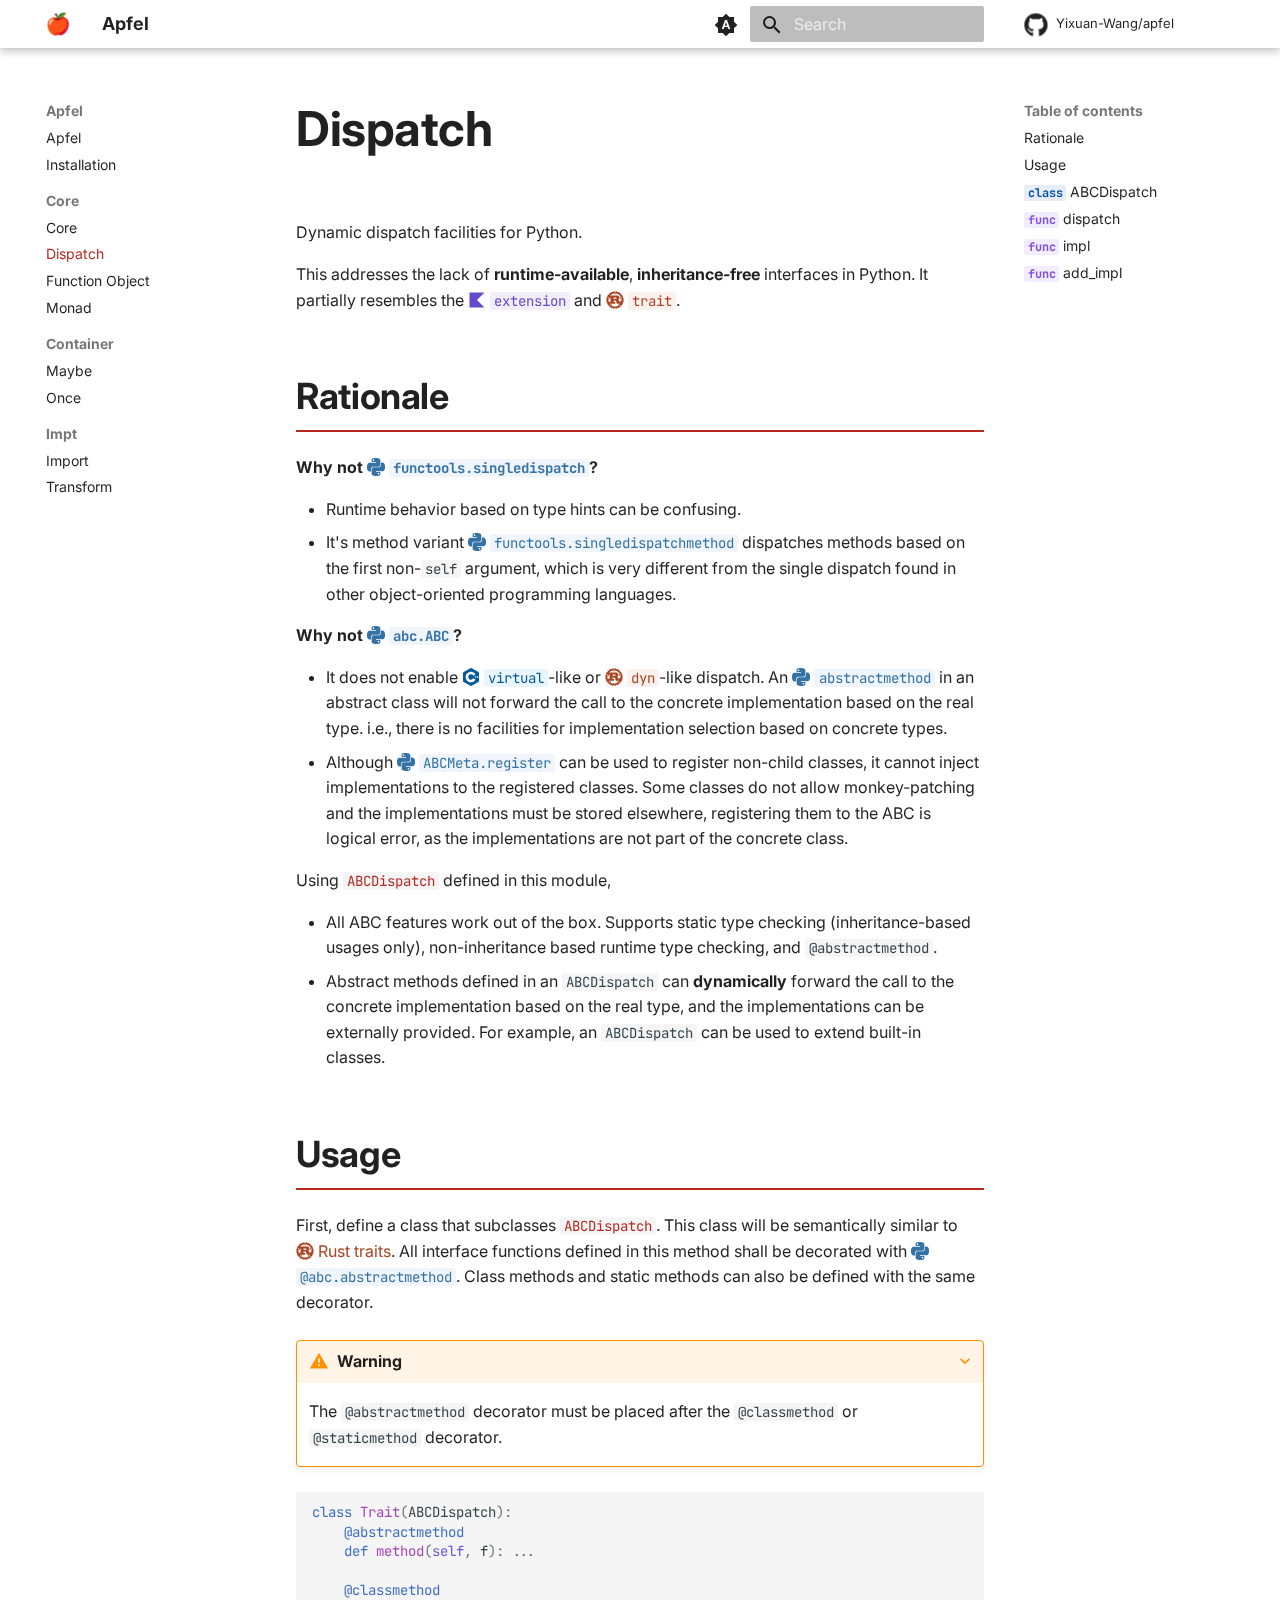
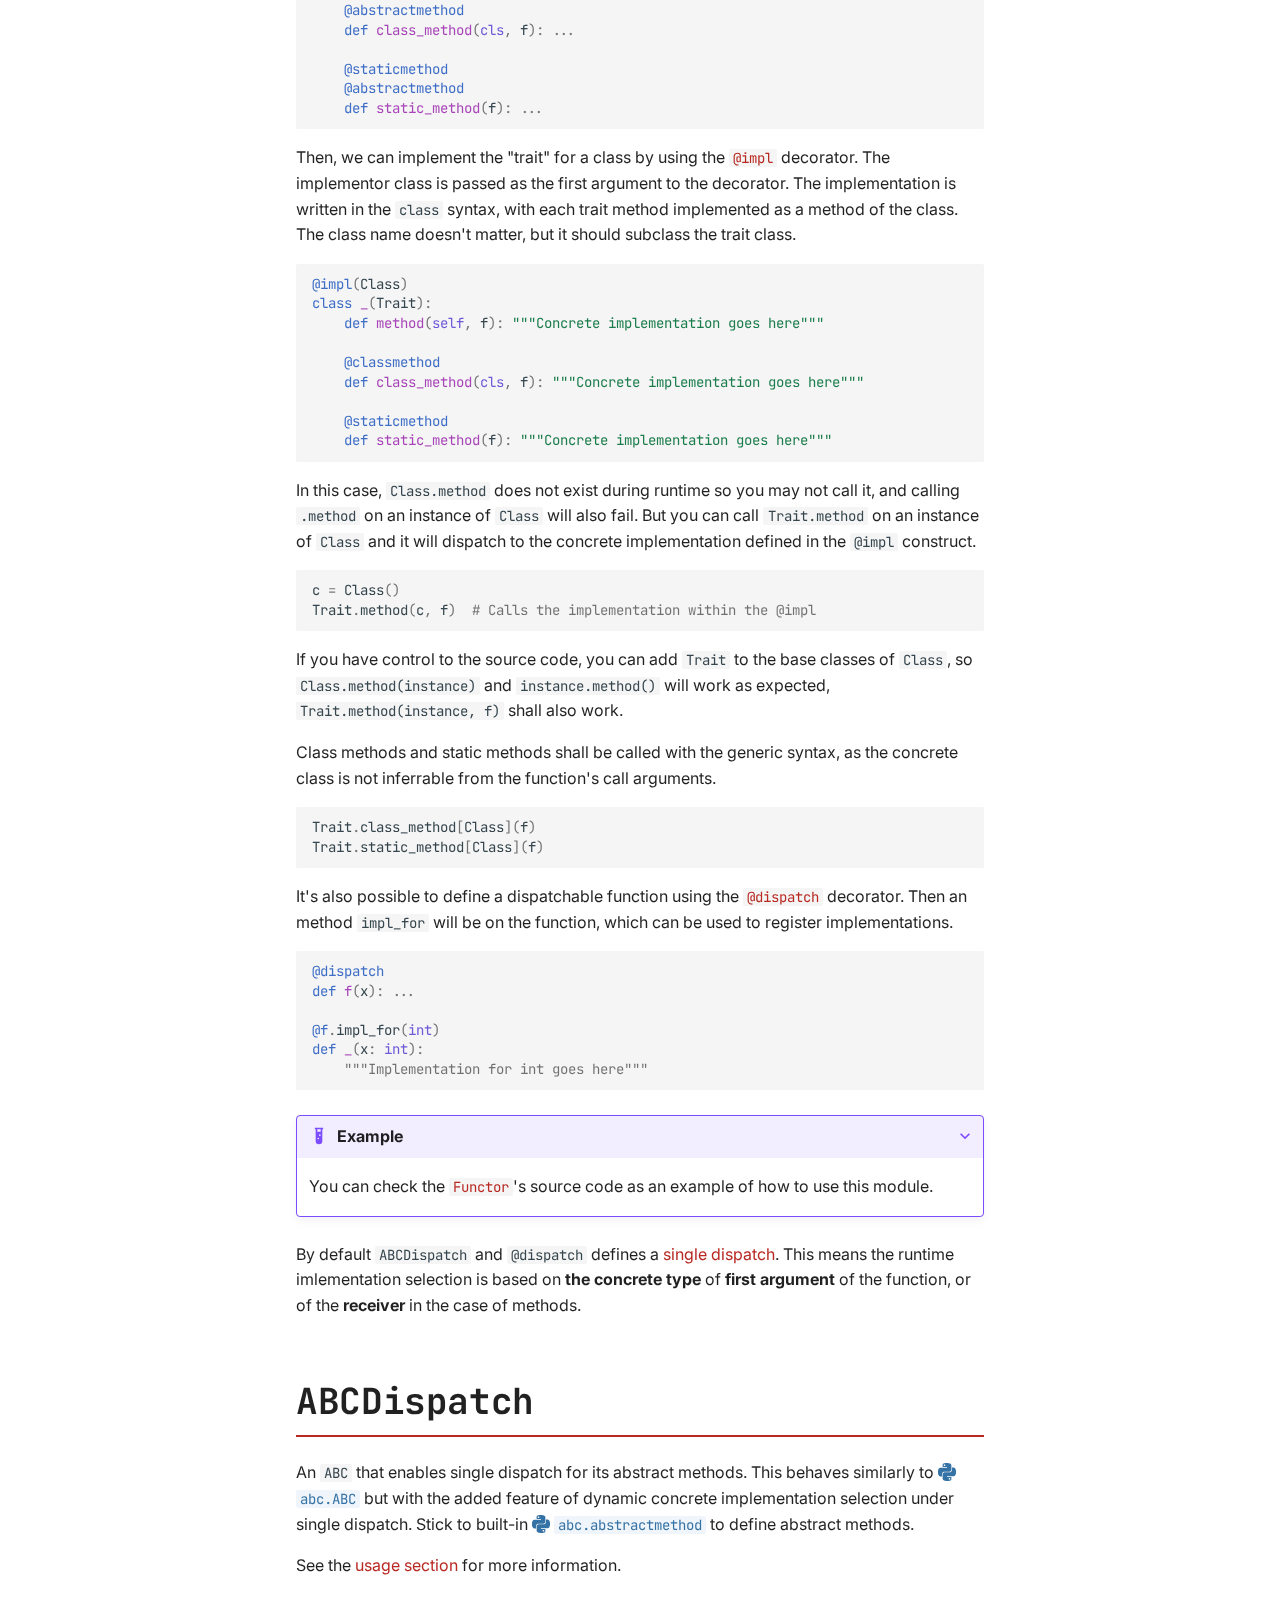
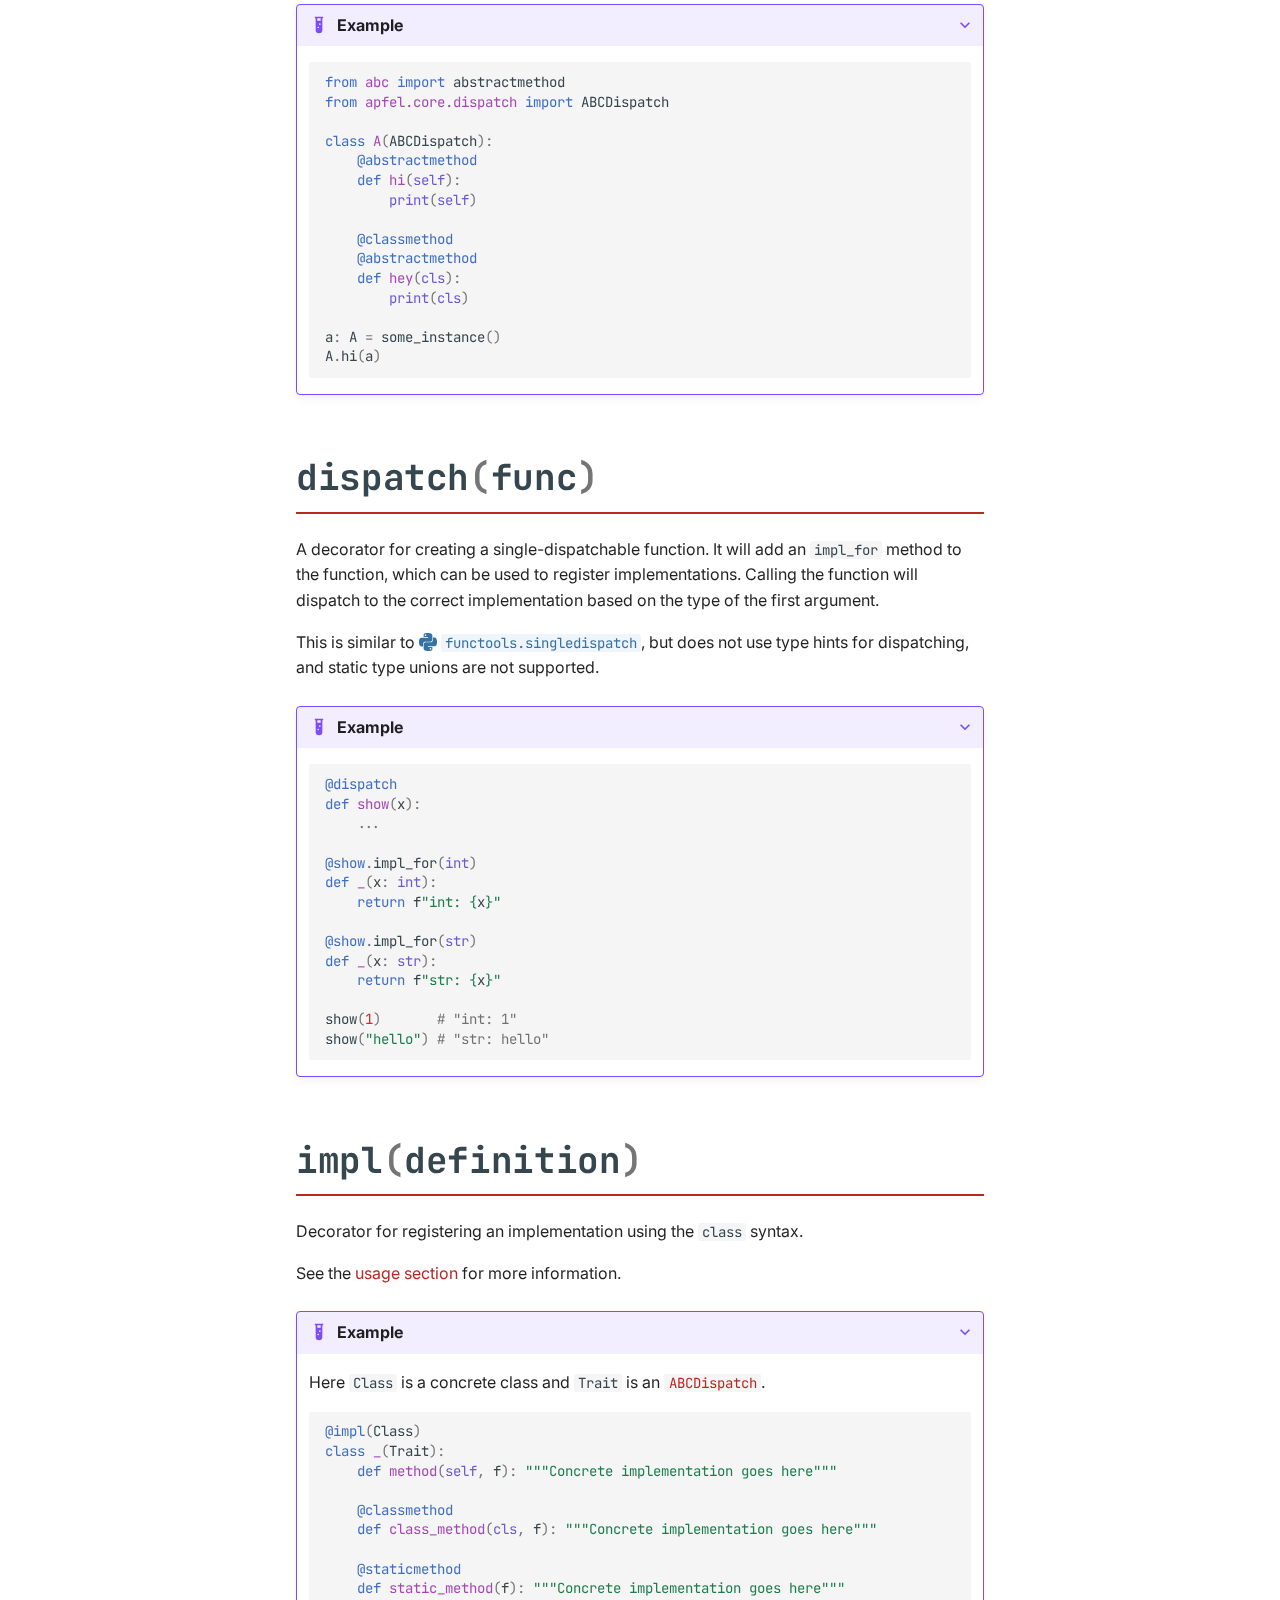
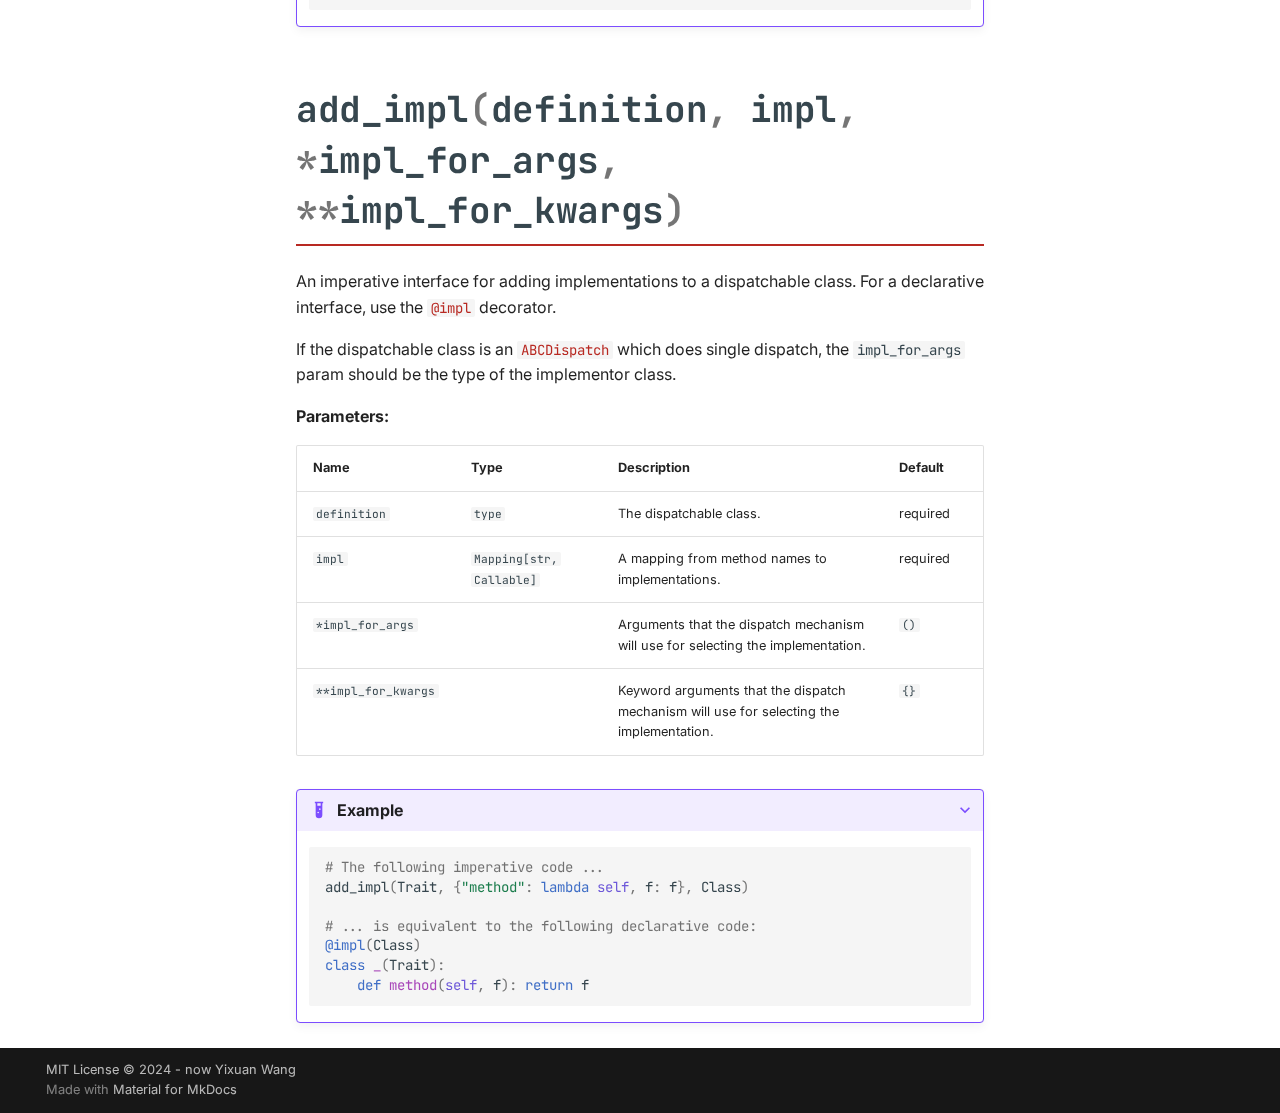
<file: core/dispatch/index.html>
<!doctype html>
<html lang="en" class="no-js">
  <head>
    
      <meta charset="utf-8">
      <meta name="viewport" content="width=device-width,initial-scale=1">
      
      
      
      
        <link rel="prev" href="../">
      
      
        <link rel="next" href="../function-object/">
      
      
      <link rel="icon" href="../../asset/red-apple.png">
      <meta name="generator" content="mkdocs-1.6.1, mkdocs-material-9.6.7">
    
    
      
        <title>Dispatch - Apfel</title>
      
    
    
      <link rel="stylesheet" href="../../assets/stylesheets/main.8608ea7d.min.css">
      
        
        <link rel="stylesheet" href="../../assets/stylesheets/palette.06af60db.min.css">
      
      


    
    
      
    
    
    <link rel="preconnect" href="https://fonts.googleapis.com">
    <link rel="preconnect" href="https://fonts.gstatic.com" crossorigin>
    <link href="https://fonts.googleapis.com/css2?family=Inter:ital,opsz,wght@0,14..32,100..900;1,14..32,100..900&family=JetBrains+Mono:ital,wght@0,100..800;1,100..800&display=swap" rel="stylesheet">

    
      <link rel="stylesheet" href="../../assets/_mkdocstrings.css">
    
      <link rel="stylesheet" href="../../stylesheet/extra.css">
    
    <script>__md_scope=new URL("../..",location),__md_hash=e=>[...e].reduce(((e,_)=>(e<<5)-e+_.charCodeAt(0)),0),__md_get=(e,_=localStorage,t=__md_scope)=>JSON.parse(_.getItem(t.pathname+"."+e)),__md_set=(e,_,t=localStorage,a=__md_scope)=>{try{t.setItem(a.pathname+"."+e,JSON.stringify(_))}catch(e){}}</script>
    
      

    
    
    
  </head>
  
  
    
    
      
    
    
    
    
    <body dir="ltr" data-md-color-scheme="default" data-md-color-primary="custom" data-md-color-accent="custom">
  
    
    <input class="md-toggle" data-md-toggle="drawer" type="checkbox" id="__drawer" autocomplete="off">
    <input class="md-toggle" data-md-toggle="search" type="checkbox" id="__search" autocomplete="off">
    <label class="md-overlay" for="__drawer"></label>
    <div data-md-component="skip">
      
        
        <a href="#dispatch" class="md-skip">
          Skip to content
        </a>
      
    </div>
    <div data-md-component="announce">
      
    </div>
    
    
      

  

<header class="md-header md-header--shadow" data-md-component="header">
  <nav class="md-header__inner md-grid" aria-label="Header">
    <a href="../.." title="Apfel" class="md-header__button md-logo" aria-label="Apfel" data-md-component="logo">
      
  <img src="../../asset/red-apple.png" alt="logo">

    </a>
    <label class="md-header__button md-icon" for="__drawer">
      
      <svg xmlns="http://www.w3.org/2000/svg" viewBox="0 0 24 24"><path d="M3 6h18v2H3zm0 5h18v2H3zm0 5h18v2H3z"/></svg>
    </label>
    <div class="md-header__title" data-md-component="header-title">
      <div class="md-header__ellipsis">
        <div class="md-header__topic">
          <span class="md-ellipsis">
            Apfel
          </span>
        </div>
        <div class="md-header__topic" data-md-component="header-topic">
          <span class="md-ellipsis">
            
              Dispatch
            
          </span>
        </div>
      </div>
    </div>
    
      
        <form class="md-header__option" data-md-component="palette">
  
    
    
    
    <input class="md-option" data-md-color-media="(prefers-color-scheme)" data-md-color-scheme="default" data-md-color-primary="custom" data-md-color-accent="custom"  aria-label="Switch to light mode"  type="radio" name="__palette" id="__palette_0">
    
      <label class="md-header__button md-icon" title="Switch to light mode" for="__palette_1" hidden>
        <svg xmlns="http://www.w3.org/2000/svg" viewBox="0 0 24 24"><path d="m14.3 16-.7-2h-3.2l-.7 2H7.8L11 7h2l3.2 9zM20 8.69V4h-4.69L12 .69 8.69 4H4v4.69L.69 12 4 15.31V20h4.69L12 23.31 15.31 20H20v-4.69L23.31 12zm-9.15 3.96h2.3L12 9z"/></svg>
      </label>
    
  
    
    
    
    <input class="md-option" data-md-color-media="(prefers-color-scheme: light)" data-md-color-scheme="default" data-md-color-primary="custom" data-md-color-accent="custom"  aria-label="Switch to dark mode"  type="radio" name="__palette" id="__palette_1">
    
      <label class="md-header__button md-icon" title="Switch to dark mode" for="__palette_2" hidden>
        <svg xmlns="http://www.w3.org/2000/svg" viewBox="0 0 24 24"><path d="M12 8a4 4 0 0 0-4 4 4 4 0 0 0 4 4 4 4 0 0 0 4-4 4 4 0 0 0-4-4m0 10a6 6 0 0 1-6-6 6 6 0 0 1 6-6 6 6 0 0 1 6 6 6 6 0 0 1-6 6m8-9.31V4h-4.69L12 .69 8.69 4H4v4.69L.69 12 4 15.31V20h4.69L12 23.31 15.31 20H20v-4.69L23.31 12z"/></svg>
      </label>
    
  
    
    
    
    <input class="md-option" data-md-color-media="(prefers-color-scheme: dark)" data-md-color-scheme="slate" data-md-color-primary="custom" data-md-color-accent="custom"  aria-label="Switch to system preference"  type="radio" name="__palette" id="__palette_2">
    
      <label class="md-header__button md-icon" title="Switch to system preference" for="__palette_0" hidden>
        <svg xmlns="http://www.w3.org/2000/svg" viewBox="0 0 24 24"><path d="M12 18c-.89 0-1.74-.2-2.5-.55C11.56 16.5 13 14.42 13 12s-1.44-4.5-3.5-5.45C10.26 6.2 11.11 6 12 6a6 6 0 0 1 6 6 6 6 0 0 1-6 6m8-9.31V4h-4.69L12 .69 8.69 4H4v4.69L.69 12 4 15.31V20h4.69L12 23.31 15.31 20H20v-4.69L23.31 12z"/></svg>
      </label>
    
  
</form>
      
    
    
      <script>var palette=__md_get("__palette");if(palette&&palette.color){if("(prefers-color-scheme)"===palette.color.media){var media=matchMedia("(prefers-color-scheme: light)"),input=document.querySelector(media.matches?"[data-md-color-media='(prefers-color-scheme: light)']":"[data-md-color-media='(prefers-color-scheme: dark)']");palette.color.media=input.getAttribute("data-md-color-media"),palette.color.scheme=input.getAttribute("data-md-color-scheme"),palette.color.primary=input.getAttribute("data-md-color-primary"),palette.color.accent=input.getAttribute("data-md-color-accent")}for(var[key,value]of Object.entries(palette.color))document.body.setAttribute("data-md-color-"+key,value)}</script>
    
    
    
      <label class="md-header__button md-icon" for="__search">
        
        <svg xmlns="http://www.w3.org/2000/svg" viewBox="0 0 24 24"><path d="M9.5 3A6.5 6.5 0 0 1 16 9.5c0 1.61-.59 3.09-1.56 4.23l.27.27h.79l5 5-1.5 1.5-5-5v-.79l-.27-.27A6.52 6.52 0 0 1 9.5 16 6.5 6.5 0 0 1 3 9.5 6.5 6.5 0 0 1 9.5 3m0 2C7 5 5 7 5 9.5S7 14 9.5 14 14 12 14 9.5 12 5 9.5 5"/></svg>
      </label>
      <div class="md-search" data-md-component="search" role="dialog">
  <label class="md-search__overlay" for="__search"></label>
  <div class="md-search__inner" role="search">
    <form class="md-search__form" name="search">
      <input type="text" class="md-search__input" name="query" aria-label="Search" placeholder="Search" autocapitalize="off" autocorrect="off" autocomplete="off" spellcheck="false" data-md-component="search-query" required>
      <label class="md-search__icon md-icon" for="__search">
        
        <svg xmlns="http://www.w3.org/2000/svg" viewBox="0 0 24 24"><path d="M9.5 3A6.5 6.5 0 0 1 16 9.5c0 1.61-.59 3.09-1.56 4.23l.27.27h.79l5 5-1.5 1.5-5-5v-.79l-.27-.27A6.52 6.52 0 0 1 9.5 16 6.5 6.5 0 0 1 3 9.5 6.5 6.5 0 0 1 9.5 3m0 2C7 5 5 7 5 9.5S7 14 9.5 14 14 12 14 9.5 12 5 9.5 5"/></svg>
        
        <svg xmlns="http://www.w3.org/2000/svg" viewBox="0 0 24 24"><path d="M20 11v2H8l5.5 5.5-1.42 1.42L4.16 12l7.92-7.92L13.5 5.5 8 11z"/></svg>
      </label>
      <nav class="md-search__options" aria-label="Search">
        
        <button type="reset" class="md-search__icon md-icon" title="Clear" aria-label="Clear" tabindex="-1">
          
          <svg xmlns="http://www.w3.org/2000/svg" viewBox="0 0 24 24"><path d="M19 6.41 17.59 5 12 10.59 6.41 5 5 6.41 10.59 12 5 17.59 6.41 19 12 13.41 17.59 19 19 17.59 13.41 12z"/></svg>
        </button>
      </nav>
      
    </form>
    <div class="md-search__output">
      <div class="md-search__scrollwrap" tabindex="0" data-md-scrollfix>
        <div class="md-search-result" data-md-component="search-result">
          <div class="md-search-result__meta">
            Initializing search
          </div>
          <ol class="md-search-result__list" role="presentation"></ol>
        </div>
      </div>
    </div>
  </div>
</div>
    
    
      <div class="md-header__source">
        <a href="https://github.com/Yixuan-Wang/apfel" title="Go to repository" class="md-source" data-md-component="source">
  <div class="md-source__icon md-icon">
    
    <svg xmlns="http://www.w3.org/2000/svg" viewBox="0 0 496 512"><!--! Font Awesome Free 6.7.2 by @fontawesome - https://fontawesome.com License - https://fontawesome.com/license/free (Icons: CC BY 4.0, Fonts: SIL OFL 1.1, Code: MIT License) Copyright 2024 Fonticons, Inc.--><path d="M165.9 397.4c0 2-2.3 3.6-5.2 3.6-3.3.3-5.6-1.3-5.6-3.6 0-2 2.3-3.6 5.2-3.6 3-.3 5.6 1.3 5.6 3.6m-31.1-4.5c-.7 2 1.3 4.3 4.3 4.9 2.6 1 5.6 0 6.2-2s-1.3-4.3-4.3-5.2c-2.6-.7-5.5.3-6.2 2.3m44.2-1.7c-2.9.7-4.9 2.6-4.6 4.9.3 2 2.9 3.3 5.9 2.6 2.9-.7 4.9-2.6 4.6-4.6-.3-1.9-3-3.2-5.9-2.9M244.8 8C106.1 8 0 113.3 0 252c0 110.9 69.8 205.8 169.5 239.2 12.8 2.3 17.3-5.6 17.3-12.1 0-6.2-.3-40.4-.3-61.4 0 0-70 15-84.7-29.8 0 0-11.4-29.1-27.8-36.6 0 0-22.9-15.7 1.6-15.4 0 0 24.9 2 38.6 25.8 21.9 38.6 58.6 27.5 72.9 20.9 2.3-16 8.8-27.1 16-33.7-55.9-6.2-112.3-14.3-112.3-110.5 0-27.5 7.6-41.3 23.6-58.9-2.6-6.5-11.1-33.3 2.6-67.9 20.9-6.5 69 27 69 27 20-5.6 41.5-8.5 62.8-8.5s42.8 2.9 62.8 8.5c0 0 48.1-33.6 69-27 13.7 34.7 5.2 61.4 2.6 67.9 16 17.7 25.8 31.5 25.8 58.9 0 96.5-58.9 104.2-114.8 110.5 9.2 7.9 17 22.9 17 46.4 0 33.7-.3 75.4-.3 83.6 0 6.5 4.6 14.4 17.3 12.1C428.2 457.8 496 362.9 496 252 496 113.3 383.5 8 244.8 8M97.2 352.9c-1.3 1-1 3.3.7 5.2 1.6 1.6 3.9 2.3 5.2 1 1.3-1 1-3.3-.7-5.2-1.6-1.6-3.9-2.3-5.2-1m-10.8-8.1c-.7 1.3.3 2.9 2.3 3.9 1.6 1 3.6.7 4.3-.7.7-1.3-.3-2.9-2.3-3.9-2-.6-3.6-.3-4.3.7m32.4 35.6c-1.6 1.3-1 4.3 1.3 6.2 2.3 2.3 5.2 2.6 6.5 1 1.3-1.3.7-4.3-1.3-6.2-2.2-2.3-5.2-2.6-6.5-1m-11.4-14.7c-1.6 1-1.6 3.6 0 5.9s4.3 3.3 5.6 2.3c1.6-1.3 1.6-3.9 0-6.2-1.4-2.3-4-3.3-5.6-2"/></svg>
  </div>
  <div class="md-source__repository">
    Yixuan-Wang/apfel
  </div>
</a>
      </div>
    
  </nav>
  
</header>
    
    <div class="md-container" data-md-component="container">
      
      
        
          
        
      
      <main class="md-main" data-md-component="main">
        <div class="md-main__inner md-grid">
          
            
              
              <div class="md-sidebar md-sidebar--primary" data-md-component="sidebar" data-md-type="navigation" >
                <div class="md-sidebar__scrollwrap">
                  <div class="md-sidebar__inner">
                    



<nav class="md-nav md-nav--primary" aria-label="Navigation" data-md-level="0">
  <label class="md-nav__title" for="__drawer">
    <a href="../.." title="Apfel" class="md-nav__button md-logo" aria-label="Apfel" data-md-component="logo">
      
  <img src="../../asset/red-apple.png" alt="logo">

    </a>
    Apfel
  </label>
  
    <div class="md-nav__source">
      <a href="https://github.com/Yixuan-Wang/apfel" title="Go to repository" class="md-source" data-md-component="source">
  <div class="md-source__icon md-icon">
    
    <svg xmlns="http://www.w3.org/2000/svg" viewBox="0 0 496 512"><!--! Font Awesome Free 6.7.2 by @fontawesome - https://fontawesome.com License - https://fontawesome.com/license/free (Icons: CC BY 4.0, Fonts: SIL OFL 1.1, Code: MIT License) Copyright 2024 Fonticons, Inc.--><path d="M165.9 397.4c0 2-2.3 3.6-5.2 3.6-3.3.3-5.6-1.3-5.6-3.6 0-2 2.3-3.6 5.2-3.6 3-.3 5.6 1.3 5.6 3.6m-31.1-4.5c-.7 2 1.3 4.3 4.3 4.9 2.6 1 5.6 0 6.2-2s-1.3-4.3-4.3-5.2c-2.6-.7-5.5.3-6.2 2.3m44.2-1.7c-2.9.7-4.9 2.6-4.6 4.9.3 2 2.9 3.3 5.9 2.6 2.9-.7 4.9-2.6 4.6-4.6-.3-1.9-3-3.2-5.9-2.9M244.8 8C106.1 8 0 113.3 0 252c0 110.9 69.8 205.8 169.5 239.2 12.8 2.3 17.3-5.6 17.3-12.1 0-6.2-.3-40.4-.3-61.4 0 0-70 15-84.7-29.8 0 0-11.4-29.1-27.8-36.6 0 0-22.9-15.7 1.6-15.4 0 0 24.9 2 38.6 25.8 21.9 38.6 58.6 27.5 72.9 20.9 2.3-16 8.8-27.1 16-33.7-55.9-6.2-112.3-14.3-112.3-110.5 0-27.5 7.6-41.3 23.6-58.9-2.6-6.5-11.1-33.3 2.6-67.9 20.9-6.5 69 27 69 27 20-5.6 41.5-8.5 62.8-8.5s42.8 2.9 62.8 8.5c0 0 48.1-33.6 69-27 13.7 34.7 5.2 61.4 2.6 67.9 16 17.7 25.8 31.5 25.8 58.9 0 96.5-58.9 104.2-114.8 110.5 9.2 7.9 17 22.9 17 46.4 0 33.7-.3 75.4-.3 83.6 0 6.5 4.6 14.4 17.3 12.1C428.2 457.8 496 362.9 496 252 496 113.3 383.5 8 244.8 8M97.2 352.9c-1.3 1-1 3.3.7 5.2 1.6 1.6 3.9 2.3 5.2 1 1.3-1 1-3.3-.7-5.2-1.6-1.6-3.9-2.3-5.2-1m-10.8-8.1c-.7 1.3.3 2.9 2.3 3.9 1.6 1 3.6.7 4.3-.7.7-1.3-.3-2.9-2.3-3.9-2-.6-3.6-.3-4.3.7m32.4 35.6c-1.6 1.3-1 4.3 1.3 6.2 2.3 2.3 5.2 2.6 6.5 1 1.3-1.3.7-4.3-1.3-6.2-2.2-2.3-5.2-2.6-6.5-1m-11.4-14.7c-1.6 1-1.6 3.6 0 5.9s4.3 3.3 5.6 2.3c1.6-1.3 1.6-3.9 0-6.2-1.4-2.3-4-3.3-5.6-2"/></svg>
  </div>
  <div class="md-source__repository">
    Yixuan-Wang/apfel
  </div>
</a>
    </div>
  
  <ul class="md-nav__list" data-md-scrollfix>
    
      
      
  
  
  
  
    <li class="md-nav__item">
      <a href="../.." class="md-nav__link">
        
  
  <span class="md-ellipsis">
    Apfel
    
  </span>
  

      </a>
    </li>
  

    
      
      
  
  
  
  
    <li class="md-nav__item">
      <a href="../../install/" class="md-nav__link">
        
  
  <span class="md-ellipsis">
    Installation
    
  </span>
  

      </a>
    </li>
  

    
      
      
  
  
    
  
  
  
    
    
    
      
        
        
      
    
    
    <li class="md-nav__item md-nav__item--active md-nav__item--section md-nav__item--nested">
      
        
        
        <input class="md-nav__toggle md-toggle " type="checkbox" id="__nav_3" checked>
        
          
          <label class="md-nav__link" for="__nav_3" id="__nav_3_label" tabindex="">
            
  
  <span class="md-ellipsis">
    Core
    
  </span>
  

            <span class="md-nav__icon md-icon"></span>
          </label>
        
        <nav class="md-nav" data-md-level="1" aria-labelledby="__nav_3_label" aria-expanded="true">
          <label class="md-nav__title" for="__nav_3">
            <span class="md-nav__icon md-icon"></span>
            Core
          </label>
          <ul class="md-nav__list" data-md-scrollfix>
            
              
                
  
  
  
  
    <li class="md-nav__item">
      <a href="../" class="md-nav__link">
        
  
  <span class="md-ellipsis">
    Core
    
  </span>
  

      </a>
    </li>
  

              
            
              
                
  
  
    
  
  
  
    <li class="md-nav__item md-nav__item--active">
      
      <input class="md-nav__toggle md-toggle" type="checkbox" id="__toc">
      
      
        
      
      
        <label class="md-nav__link md-nav__link--active" for="__toc">
          
  
  <span class="md-ellipsis">
    Dispatch
    
  </span>
  

          <span class="md-nav__icon md-icon"></span>
        </label>
      
      <a href="./" class="md-nav__link md-nav__link--active">
        
  
  <span class="md-ellipsis">
    Dispatch
    
  </span>
  

      </a>
      
        

<nav class="md-nav md-nav--secondary" aria-label="Table of contents">
  
  
  
    
  
  
    <label class="md-nav__title" for="__toc">
      <span class="md-nav__icon md-icon"></span>
      Table of contents
    </label>
    <ul class="md-nav__list" data-md-component="toc" data-md-scrollfix>
      
        <li class="md-nav__item">
  <a href="#apfel.core.dispatch--rationale" class="md-nav__link">
    <span class="md-ellipsis">
      Rationale
    </span>
  </a>
  
</li>
      
        <li class="md-nav__item">
  <a href="#apfel.core.dispatch--usage" class="md-nav__link">
    <span class="md-ellipsis">
      Usage
    </span>
  </a>
  
</li>
      
        <li class="md-nav__item">
  <a href="#apfel.core.dispatch.ABCDispatch" class="md-nav__link">
    <span class="md-ellipsis">
      <code class="doc-symbol doc-symbol-toc doc-symbol-class"></code>&nbsp;ABCDispatch
    </span>
  </a>
  
</li>
      
        <li class="md-nav__item">
  <a href="#apfel.core.dispatch.dispatch" class="md-nav__link">
    <span class="md-ellipsis">
      <code class="doc-symbol doc-symbol-toc doc-symbol-function"></code>&nbsp;dispatch
    </span>
  </a>
  
</li>
      
        <li class="md-nav__item">
  <a href="#apfel.core.dispatch.impl" class="md-nav__link">
    <span class="md-ellipsis">
      <code class="doc-symbol doc-symbol-toc doc-symbol-function"></code>&nbsp;impl
    </span>
  </a>
  
</li>
      
        <li class="md-nav__item">
  <a href="#apfel.core.dispatch.add_impl" class="md-nav__link">
    <span class="md-ellipsis">
      <code class="doc-symbol doc-symbol-toc doc-symbol-function"></code>&nbsp;add_impl
    </span>
  </a>
  
</li>
      
    </ul>
  
</nav>
      
    </li>
  

              
            
              
                
  
  
  
  
    <li class="md-nav__item">
      <a href="../function-object/" class="md-nav__link">
        
  
  <span class="md-ellipsis">
    Function Object
    
  </span>
  

      </a>
    </li>
  

              
            
              
                
  
  
  
  
    <li class="md-nav__item">
      <a href="../monad/" class="md-nav__link">
        
  
  <span class="md-ellipsis">
    Monad
    
  </span>
  

      </a>
    </li>
  

              
            
          </ul>
        </nav>
      
    </li>
  

    
      
      
  
  
  
  
    
    
    
      
        
        
      
    
    
    <li class="md-nav__item md-nav__item--section md-nav__item--nested">
      
        
        
          
        
        <input class="md-nav__toggle md-toggle md-toggle--indeterminate" type="checkbox" id="__nav_4" >
        
          
          <label class="md-nav__link" for="__nav_4" id="__nav_4_label" tabindex="">
            
  
  <span class="md-ellipsis">
    Container
    
  </span>
  

            <span class="md-nav__icon md-icon"></span>
          </label>
        
        <nav class="md-nav" data-md-level="1" aria-labelledby="__nav_4_label" aria-expanded="false">
          <label class="md-nav__title" for="__nav_4">
            <span class="md-nav__icon md-icon"></span>
            Container
          </label>
          <ul class="md-nav__list" data-md-scrollfix>
            
              
                
  
  
  
  
    <li class="md-nav__item">
      <a href="../../container/maybe/" class="md-nav__link">
        
  
  <span class="md-ellipsis">
    Maybe
    
  </span>
  

      </a>
    </li>
  

              
            
              
                
  
  
  
  
    <li class="md-nav__item">
      <a href="../../container/once/" class="md-nav__link">
        
  
  <span class="md-ellipsis">
    Once
    
  </span>
  

      </a>
    </li>
  

              
            
          </ul>
        </nav>
      
    </li>
  

    
      
      
  
  
  
  
    
    
    
      
        
        
      
    
    
    <li class="md-nav__item md-nav__item--section md-nav__item--nested">
      
        
        
          
        
        <input class="md-nav__toggle md-toggle md-toggle--indeterminate" type="checkbox" id="__nav_5" >
        
          
          <label class="md-nav__link" for="__nav_5" id="__nav_5_label" tabindex="">
            
  
  <span class="md-ellipsis">
    Impt
    
  </span>
  

            <span class="md-nav__icon md-icon"></span>
          </label>
        
        <nav class="md-nav" data-md-level="1" aria-labelledby="__nav_5_label" aria-expanded="false">
          <label class="md-nav__title" for="__nav_5">
            <span class="md-nav__icon md-icon"></span>
            Impt
          </label>
          <ul class="md-nav__list" data-md-scrollfix>
            
              
                
  
  
  
  
    <li class="md-nav__item">
      <a href="../../impt/" class="md-nav__link">
        
  
  <span class="md-ellipsis">
    Import
    
  </span>
  

      </a>
    </li>
  

              
            
              
                
  
  
  
  
    <li class="md-nav__item">
      <a href="../../impt/transform/" class="md-nav__link">
        
  
  <span class="md-ellipsis">
    Transform
    
  </span>
  

      </a>
    </li>
  

              
            
          </ul>
        </nav>
      
    </li>
  

    
  </ul>
</nav>
                  </div>
                </div>
              </div>
            
            
              
              <div class="md-sidebar md-sidebar--secondary" data-md-component="sidebar" data-md-type="toc" >
                <div class="md-sidebar__scrollwrap">
                  <div class="md-sidebar__inner">
                    

<nav class="md-nav md-nav--secondary" aria-label="Table of contents">
  
  
  
    
  
  
    <label class="md-nav__title" for="__toc">
      <span class="md-nav__icon md-icon"></span>
      Table of contents
    </label>
    <ul class="md-nav__list" data-md-component="toc" data-md-scrollfix>
      
        <li class="md-nav__item">
  <a href="#apfel.core.dispatch--rationale" class="md-nav__link">
    <span class="md-ellipsis">
      Rationale
    </span>
  </a>
  
</li>
      
        <li class="md-nav__item">
  <a href="#apfel.core.dispatch--usage" class="md-nav__link">
    <span class="md-ellipsis">
      Usage
    </span>
  </a>
  
</li>
      
        <li class="md-nav__item">
  <a href="#apfel.core.dispatch.ABCDispatch" class="md-nav__link">
    <span class="md-ellipsis">
      <code class="doc-symbol doc-symbol-toc doc-symbol-class"></code>&nbsp;ABCDispatch
    </span>
  </a>
  
</li>
      
        <li class="md-nav__item">
  <a href="#apfel.core.dispatch.dispatch" class="md-nav__link">
    <span class="md-ellipsis">
      <code class="doc-symbol doc-symbol-toc doc-symbol-function"></code>&nbsp;dispatch
    </span>
  </a>
  
</li>
      
        <li class="md-nav__item">
  <a href="#apfel.core.dispatch.impl" class="md-nav__link">
    <span class="md-ellipsis">
      <code class="doc-symbol doc-symbol-toc doc-symbol-function"></code>&nbsp;impl
    </span>
  </a>
  
</li>
      
        <li class="md-nav__item">
  <a href="#apfel.core.dispatch.add_impl" class="md-nav__link">
    <span class="md-ellipsis">
      <code class="doc-symbol doc-symbol-toc doc-symbol-function"></code>&nbsp;add_impl
    </span>
  </a>
  
</li>
      
    </ul>
  
</nav>
                  </div>
                </div>
              </div>
            
          
          
            <div class="md-content" data-md-component="content">
              <article class="md-content__inner md-typeset">
                
                  


  
  


<h1 id="dispatch">Dispatch<a class="headerlink" href="#dispatch" title="Permanent link">#</a></h1>


<div class="doc doc-object doc-module">




    <div class="doc doc-contents first">

        <p>Dynamic dispatch facilities for Python.</p>
<p>This addresses the lack of <strong>runtime-available</strong>, <strong>inheritance-free</strong> interfaces in Python.
It partially resembles the <a class="ref kt" href="https://kotlinlang.org/docs/extensions.html"><code>extension</code></a> and <a class="ref rs" href="https://doc.rust-lang.org/book/ch10-02-traits.html"><code>trait</code></a>.</p>
<h2 id="apfel.core.dispatch--rationale">Rationale<a class="headerlink" href="#apfel.core.dispatch--rationale" title="Permanent link">#</a></h2>
<p><strong>Why not <a class="ref py" href="https://docs.python.org/3/library/functools.html#functools.singledispatch"><code>functools.singledispatch</code></a>?</strong></p>
<ul>
<li>Runtime behavior based on type hints can be confusing.</li>
<li>It's method variant <a class="ref py" href="https://docs.python.org/3/library/functools.html#functools.singledispatchmethod"><code>functools.singledispatchmethod</code></a> dispatches methods based on the first non-<code>self</code> argument, which is very different from the single dispatch found in other object-oriented programming languages.</li>
</ul>
<p><strong>Why not <a class="ref py" href="https://docs.python.org/3/library/abc.html#abc.ABC"><code>abc.ABC</code></a>?</strong></p>
<ul>
<li>It does not enable <a class="ref cpp" href="https://cppreference.com/w/cpp/language/virtual"><code>virtual</code></a>-like or <a class="ref rs" href="https://doc.rust-lang.org/book/ch18-02-trait-objects.html"><code>dyn</code></a>-like dispatch.
An <a class="ref py" href="https://docs.python.org/3/library/abc.html#abc.abstractmethod"><code>abstractmethod</code></a> in an abstract class will not forward the call to the concrete implementation based on the real type.
i.e., there is no facilities for implementation selection based on concrete types.</li>
<li>Although <a class="ref py" href="https://docs.python.org/3/library/abc.html#abc.ABCMeta.register"><code>ABCMeta.register</code></a> can be used to register non-child classes, it cannot inject implementations to the registered classes. 
Some classes do not allow monkey-patching and the implementations must be stored elsewhere, registering them to the ABC is logical error, as the implementations are not part of the concrete class.</li>
</ul>
<p>Using <a class="autorefs autorefs-internal" title=" ABCDispatch" href="#apfel.core.dispatch.ABCDispatch"><code>ABCDispatch</code></a> defined in this module,</p>
<ul>
<li>All ABC features work out of the box. Supports static type checking (inheritance-based usages only), non-inheritance based runtime type checking, and <code>@abstractmethod</code>.</li>
<li>Abstract methods defined in an <code>ABCDispatch</code> can <strong>dynamically</strong> forward the call to the concrete implementation based on the real type, and the implementations can be externally provided.
  For example, an <code>ABCDispatch</code> can be used to extend built-in classes.</li>
</ul>
<h2 id="apfel.core.dispatch--usage">Usage<a class="headerlink" href="#apfel.core.dispatch--usage" title="Permanent link">#</a></h2>
<p>First, define a class that subclasses <a class="autorefs autorefs-internal" title=" ABCDispatch" href="#apfel.core.dispatch.ABCDispatch"><code>ABCDispatch</code></a>.
This class will be semantically similar to <a class="ref rs" href="https://doc.rust-lang.org/book/ch10-02-traits.html">Rust traits</a>.
All interface functions defined in this method shall be decorated with <a class="ref py" href="https://docs.python.org/3/library/abc.html#abc.abstractmethod"><code>@abc.abstractmethod</code></a>.
Class methods and static methods can also be defined with the same decorator.</p>


<details class="warning" open>
  <summary>Warning</summary>
  <p>The <code>@abstractmethod</code> decorator must be placed after the <code>@classmethod</code> or <code>@staticmethod</code> decorator.</p>
</details>        <div class="highlight"><pre><span></span><code><a id="__codelineno-0-1" name="__codelineno-0-1" href="#__codelineno-0-1"></a><span class="k">class</span><span class="w"> </span><span class="nc">Trait</span><span class="p">(</span><span class="n">ABCDispatch</span><span class="p">):</span>
<a id="__codelineno-0-2" name="__codelineno-0-2" href="#__codelineno-0-2"></a>    <span class="nd">@abstractmethod</span>
<a id="__codelineno-0-3" name="__codelineno-0-3" href="#__codelineno-0-3"></a>    <span class="k">def</span><span class="w"> </span><span class="nf">method</span><span class="p">(</span><span class="bp">self</span><span class="p">,</span> <span class="n">f</span><span class="p">):</span> <span class="o">...</span>
<a id="__codelineno-0-4" name="__codelineno-0-4" href="#__codelineno-0-4"></a>
<a id="__codelineno-0-5" name="__codelineno-0-5" href="#__codelineno-0-5"></a>    <span class="nd">@classmethod</span>
<a id="__codelineno-0-6" name="__codelineno-0-6" href="#__codelineno-0-6"></a>    <span class="nd">@abstractmethod</span>
<a id="__codelineno-0-7" name="__codelineno-0-7" href="#__codelineno-0-7"></a>    <span class="k">def</span><span class="w"> </span><span class="nf">class_method</span><span class="p">(</span><span class="bp">cls</span><span class="p">,</span> <span class="n">f</span><span class="p">):</span> <span class="o">...</span>
<a id="__codelineno-0-8" name="__codelineno-0-8" href="#__codelineno-0-8"></a>
<a id="__codelineno-0-9" name="__codelineno-0-9" href="#__codelineno-0-9"></a>    <span class="nd">@staticmethod</span>
<a id="__codelineno-0-10" name="__codelineno-0-10" href="#__codelineno-0-10"></a>    <span class="nd">@abstractmethod</span>
<a id="__codelineno-0-11" name="__codelineno-0-11" href="#__codelineno-0-11"></a>    <span class="k">def</span><span class="w"> </span><span class="nf">static_method</span><span class="p">(</span><span class="n">f</span><span class="p">):</span> <span class="o">...</span>
</code></pre></div>
<p>Then, we can implement the "trait" for a class by using the <a class="autorefs autorefs-internal" title=" impl" href="#apfel.core.dispatch.impl"><code>@impl</code></a> decorator.
The implementor class is passed as the first argument to the decorator.
The implementation is written in the <code>class</code> syntax, with each trait method implemented as a method of the class.
The class name doesn't matter, but it should subclass the trait class.</p>
<div class="highlight"><pre><span></span><code><a id="__codelineno-1-1" name="__codelineno-1-1" href="#__codelineno-1-1"></a><span class="nd">@impl</span><span class="p">(</span><span class="n">Class</span><span class="p">)</span>
<a id="__codelineno-1-2" name="__codelineno-1-2" href="#__codelineno-1-2"></a><span class="k">class</span><span class="w"> </span><span class="nc">_</span><span class="p">(</span><span class="n">Trait</span><span class="p">):</span>
<a id="__codelineno-1-3" name="__codelineno-1-3" href="#__codelineno-1-3"></a>    <span class="k">def</span><span class="w"> </span><span class="nf">method</span><span class="p">(</span><span class="bp">self</span><span class="p">,</span> <span class="n">f</span><span class="p">):</span> <span class="s2">&quot;&quot;&quot;Concrete implementation goes here&quot;&quot;&quot;</span>
<a id="__codelineno-1-4" name="__codelineno-1-4" href="#__codelineno-1-4"></a>
<a id="__codelineno-1-5" name="__codelineno-1-5" href="#__codelineno-1-5"></a>    <span class="nd">@classmethod</span>
<a id="__codelineno-1-6" name="__codelineno-1-6" href="#__codelineno-1-6"></a>    <span class="k">def</span><span class="w"> </span><span class="nf">class_method</span><span class="p">(</span><span class="bp">cls</span><span class="p">,</span> <span class="n">f</span><span class="p">):</span> <span class="s2">&quot;&quot;&quot;Concrete implementation goes here&quot;&quot;&quot;</span>
<a id="__codelineno-1-7" name="__codelineno-1-7" href="#__codelineno-1-7"></a>
<a id="__codelineno-1-8" name="__codelineno-1-8" href="#__codelineno-1-8"></a>    <span class="nd">@staticmethod</span>
<a id="__codelineno-1-9" name="__codelineno-1-9" href="#__codelineno-1-9"></a>    <span class="k">def</span><span class="w"> </span><span class="nf">static_method</span><span class="p">(</span><span class="n">f</span><span class="p">):</span> <span class="s2">&quot;&quot;&quot;Concrete implementation goes here&quot;&quot;&quot;</span>
</code></pre></div>
<p>In this case, <code>Class.method</code> does not exist during runtime so you may not call it, and calling <code>.method</code> on an instance of <code>Class</code> will also fail.
But you can call <code>Trait.method</code> on an instance of <code>Class</code> and it will dispatch to the concrete implementation defined in the <code>@impl</code> construct.</p>
<div class="highlight"><pre><span></span><code><a id="__codelineno-2-1" name="__codelineno-2-1" href="#__codelineno-2-1"></a><span class="n">c</span> <span class="o">=</span> <span class="n">Class</span><span class="p">()</span>
<a id="__codelineno-2-2" name="__codelineno-2-2" href="#__codelineno-2-2"></a><span class="n">Trait</span><span class="o">.</span><span class="n">method</span><span class="p">(</span><span class="n">c</span><span class="p">,</span> <span class="n">f</span><span class="p">)</span>  <span class="c1"># Calls the implementation within the @impl</span>
</code></pre></div>
<p>If you have control to the source code, you can add <code>Trait</code> to the base classes of <code>Class</code>,
so <code>Class.method(instance)</code> and <code>instance.method()</code> will work as expected, <code>Trait.method(instance, f)</code> shall also work.</p>
<p>Class methods and static methods shall be called with the generic syntax, as the concrete class is not inferrable from the function's call arguments.</p>
<div class="highlight"><pre><span></span><code><a id="__codelineno-3-1" name="__codelineno-3-1" href="#__codelineno-3-1"></a><span class="n">Trait</span><span class="o">.</span><span class="n">class_method</span><span class="p">[</span><span class="n">Class</span><span class="p">](</span><span class="n">f</span><span class="p">)</span>
<a id="__codelineno-3-2" name="__codelineno-3-2" href="#__codelineno-3-2"></a><span class="n">Trait</span><span class="o">.</span><span class="n">static_method</span><span class="p">[</span><span class="n">Class</span><span class="p">](</span><span class="n">f</span><span class="p">)</span>
</code></pre></div>
<p>It's also possible to define a dispatchable function using the <a class="autorefs autorefs-internal" title=" dispatch" href="#apfel.core.dispatch.dispatch"><code>@dispatch</code></a> decorator.
Then an method <code>impl_for</code> will be on the function, which can be used to register implementations.</p>
<div class="highlight"><pre><span></span><code><a id="__codelineno-4-1" name="__codelineno-4-1" href="#__codelineno-4-1"></a><span class="nd">@dispatch</span>
<a id="__codelineno-4-2" name="__codelineno-4-2" href="#__codelineno-4-2"></a><span class="k">def</span><span class="w"> </span><span class="nf">f</span><span class="p">(</span><span class="n">x</span><span class="p">):</span> <span class="o">...</span>
<a id="__codelineno-4-3" name="__codelineno-4-3" href="#__codelineno-4-3"></a>
<a id="__codelineno-4-4" name="__codelineno-4-4" href="#__codelineno-4-4"></a><span class="nd">@f</span><span class="o">.</span><span class="n">impl_for</span><span class="p">(</span><span class="nb">int</span><span class="p">)</span>
<a id="__codelineno-4-5" name="__codelineno-4-5" href="#__codelineno-4-5"></a><span class="k">def</span><span class="w"> </span><span class="nf">_</span><span class="p">(</span><span class="n">x</span><span class="p">:</span> <span class="nb">int</span><span class="p">):</span>
<a id="__codelineno-4-6" name="__codelineno-4-6" href="#__codelineno-4-6"></a><span class="w">    </span><span class="sd">&quot;&quot;&quot;Implementation for int goes here&quot;&quot;&quot;</span>
</code></pre></div>


<details class="example" open>
  <summary>Example</summary>
  <p>You can check the <a class="autorefs autorefs-internal" title=" Functor" href="../monad/#apfel.core.monad.Functor"><code>Functor</code></a>'s source code as an example of how to use this module.</p>
</details>        <p>By default <code>ABCDispatch</code> and <code>@dispatch</code> defines a <a href="https://en.wikipedia.org/wiki/Multiple_dispatch#Single_dispatch">single dispatch</a>.
This means the runtime imlementation selection is based on <strong>the concrete type</strong> of <strong>first argument</strong> of the function, or of the <strong>receiver</strong> in the case of methods.</p>








  <div class="doc doc-children">







<div class="doc doc-object doc-class">



<h2 id="apfel.core.dispatch.ABCDispatch" class="doc doc-heading">
            <code>ABCDispatch</code>


<a href="#apfel.core.dispatch.ABCDispatch" class="headerlink" title="Permanent link">#</a></h2>


    <div class="doc doc-contents ">


        <p>An <code>ABC</code> that enables single dispatch for its abstract methods.
This behaves similarly to <a class="ref py" href="https://docs.python.org/3/library/abc.html#abc.ABC"><code>abc.ABC</code></a> but with the added feature of dynamic concrete implementation selection under single dispatch.
Stick to built-in <a class="ref py" href="https://docs.python.org/3/library/abc.html#abc.abstractmethod"><code>abc.abstractmethod</code></a> to define abstract methods.</p>
<p>See the <a class="autorefs autorefs-internal" title="Usage" href="#apfel.core.dispatch--usage">usage section</a> for more information.</p>


<details class="example" open>
  <summary>Example</summary>
  <div class="highlight"><pre><span></span><code><a id="__codelineno-0-1" name="__codelineno-0-1" href="#__codelineno-0-1"></a><span class="kn">from</span><span class="w"> </span><span class="nn">abc</span><span class="w"> </span><span class="kn">import</span> <span class="n">abstractmethod</span>
<a id="__codelineno-0-2" name="__codelineno-0-2" href="#__codelineno-0-2"></a><span class="kn">from</span><span class="w"> </span><span class="nn">apfel.core.dispatch</span><span class="w"> </span><span class="kn">import</span> <span class="n">ABCDispatch</span>
<a id="__codelineno-0-3" name="__codelineno-0-3" href="#__codelineno-0-3"></a>
<a id="__codelineno-0-4" name="__codelineno-0-4" href="#__codelineno-0-4"></a><span class="k">class</span><span class="w"> </span><span class="nc">A</span><span class="p">(</span><span class="n">ABCDispatch</span><span class="p">):</span>
<a id="__codelineno-0-5" name="__codelineno-0-5" href="#__codelineno-0-5"></a>    <span class="nd">@abstractmethod</span>
<a id="__codelineno-0-6" name="__codelineno-0-6" href="#__codelineno-0-6"></a>    <span class="k">def</span><span class="w"> </span><span class="nf">hi</span><span class="p">(</span><span class="bp">self</span><span class="p">):</span>
<a id="__codelineno-0-7" name="__codelineno-0-7" href="#__codelineno-0-7"></a>        <span class="nb">print</span><span class="p">(</span><span class="bp">self</span><span class="p">)</span>
<a id="__codelineno-0-8" name="__codelineno-0-8" href="#__codelineno-0-8"></a>
<a id="__codelineno-0-9" name="__codelineno-0-9" href="#__codelineno-0-9"></a>    <span class="nd">@classmethod</span>
<a id="__codelineno-0-10" name="__codelineno-0-10" href="#__codelineno-0-10"></a>    <span class="nd">@abstractmethod</span>
<a id="__codelineno-0-11" name="__codelineno-0-11" href="#__codelineno-0-11"></a>    <span class="k">def</span><span class="w"> </span><span class="nf">hey</span><span class="p">(</span><span class="bp">cls</span><span class="p">):</span>
<a id="__codelineno-0-12" name="__codelineno-0-12" href="#__codelineno-0-12"></a>        <span class="nb">print</span><span class="p">(</span><span class="bp">cls</span><span class="p">)</span>
<a id="__codelineno-0-13" name="__codelineno-0-13" href="#__codelineno-0-13"></a>
<a id="__codelineno-0-14" name="__codelineno-0-14" href="#__codelineno-0-14"></a><span class="n">a</span><span class="p">:</span> <span class="n">A</span> <span class="o">=</span> <span class="n">some_instance</span><span class="p">()</span>
<a id="__codelineno-0-15" name="__codelineno-0-15" href="#__codelineno-0-15"></a><span class="n">A</span><span class="o">.</span><span class="n">hi</span><span class="p">(</span><span class="n">a</span><span class="p">)</span>
</code></pre></div>
</details>






    </div>

</div>






<div class="doc doc-object doc-function">


<h2 id="apfel.core.dispatch.dispatch" class="doc doc-heading">
            <code class="highlight language-python"><span class="n">dispatch</span><span class="p">(</span><span class="n">func</span><span class="p">)</span></code>

<a href="#apfel.core.dispatch.dispatch" class="headerlink" title="Permanent link">#</a></h2>


    <div class="doc doc-contents ">

        <p>A decorator for creating a single-dispatchable function.
It will add an <code>impl_for</code> method to the function, which can be used to register implementations.
Calling the function will dispatch to the correct implementation based on the type of the first argument.</p>
<p>This is similar to <a class="ref py" href="https://docs.python.org/3/library/functools.html#functools.singledispatch"><code>functools.singledispatch</code></a>, but does not use type hints for dispatching, and static type unions are not supported.</p>


<details class="example" open>
  <summary>Example</summary>
  <div class="highlight"><pre><span></span><code><a id="__codelineno-0-1" name="__codelineno-0-1" href="#__codelineno-0-1"></a><span class="nd">@dispatch</span>
<a id="__codelineno-0-2" name="__codelineno-0-2" href="#__codelineno-0-2"></a><span class="k">def</span><span class="w"> </span><span class="nf">show</span><span class="p">(</span><span class="n">x</span><span class="p">):</span>
<a id="__codelineno-0-3" name="__codelineno-0-3" href="#__codelineno-0-3"></a>    <span class="o">...</span>
<a id="__codelineno-0-4" name="__codelineno-0-4" href="#__codelineno-0-4"></a>
<a id="__codelineno-0-5" name="__codelineno-0-5" href="#__codelineno-0-5"></a><span class="nd">@show</span><span class="o">.</span><span class="n">impl_for</span><span class="p">(</span><span class="nb">int</span><span class="p">)</span>
<a id="__codelineno-0-6" name="__codelineno-0-6" href="#__codelineno-0-6"></a><span class="k">def</span><span class="w"> </span><span class="nf">_</span><span class="p">(</span><span class="n">x</span><span class="p">:</span> <span class="nb">int</span><span class="p">):</span>
<a id="__codelineno-0-7" name="__codelineno-0-7" href="#__codelineno-0-7"></a>    <span class="k">return</span> <span class="sa">f</span><span class="s2">&quot;int: </span><span class="si">{</span><span class="n">x</span><span class="si">}</span><span class="s2">&quot;</span>
<a id="__codelineno-0-8" name="__codelineno-0-8" href="#__codelineno-0-8"></a>
<a id="__codelineno-0-9" name="__codelineno-0-9" href="#__codelineno-0-9"></a><span class="nd">@show</span><span class="o">.</span><span class="n">impl_for</span><span class="p">(</span><span class="nb">str</span><span class="p">)</span>
<a id="__codelineno-0-10" name="__codelineno-0-10" href="#__codelineno-0-10"></a><span class="k">def</span><span class="w"> </span><span class="nf">_</span><span class="p">(</span><span class="n">x</span><span class="p">:</span> <span class="nb">str</span><span class="p">):</span>
<a id="__codelineno-0-11" name="__codelineno-0-11" href="#__codelineno-0-11"></a>    <span class="k">return</span> <span class="sa">f</span><span class="s2">&quot;str: </span><span class="si">{</span><span class="n">x</span><span class="si">}</span><span class="s2">&quot;</span>
<a id="__codelineno-0-12" name="__codelineno-0-12" href="#__codelineno-0-12"></a>
<a id="__codelineno-0-13" name="__codelineno-0-13" href="#__codelineno-0-13"></a><span class="n">show</span><span class="p">(</span><span class="mi">1</span><span class="p">)</span>       <span class="c1"># &quot;int: 1&quot;</span>
<a id="__codelineno-0-14" name="__codelineno-0-14" href="#__codelineno-0-14"></a><span class="n">show</span><span class="p">(</span><span class="s2">&quot;hello&quot;</span><span class="p">)</span> <span class="c1"># &quot;str: hello&quot;</span>
</code></pre></div>
</details>
    </div>

</div>






<div class="doc doc-object doc-function">


<h2 id="apfel.core.dispatch.impl" class="doc doc-heading">
            <code class="highlight language-python"><span class="n">impl</span><span class="p">(</span><span class="n">definition</span><span class="p">)</span></code>

<a href="#apfel.core.dispatch.impl" class="headerlink" title="Permanent link">#</a></h2>


    <div class="doc doc-contents ">

        <p>Decorator for registering an implementation using the <code>class</code> syntax.</p>
<p>See the <a class="autorefs autorefs-internal" title="Usage" href="#apfel.core.dispatch--usage">usage section</a> for more information.</p>


<details class="example" open>
  <summary>Example</summary>
  <p>Here <code>Class</code> is a concrete class and <code>Trait</code> is an <a class="autorefs autorefs-internal" title=" ABCDispatch" href="#apfel.core.dispatch.ABCDispatch"><code>ABCDispatch</code></a>.
<div class="highlight"><pre><span></span><code><a id="__codelineno-0-1" name="__codelineno-0-1" href="#__codelineno-0-1"></a><span class="nd">@impl</span><span class="p">(</span><span class="n">Class</span><span class="p">)</span>
<a id="__codelineno-0-2" name="__codelineno-0-2" href="#__codelineno-0-2"></a><span class="k">class</span><span class="w"> </span><span class="nc">_</span><span class="p">(</span><span class="n">Trait</span><span class="p">):</span>
<a id="__codelineno-0-3" name="__codelineno-0-3" href="#__codelineno-0-3"></a>    <span class="k">def</span><span class="w"> </span><span class="nf">method</span><span class="p">(</span><span class="bp">self</span><span class="p">,</span> <span class="n">f</span><span class="p">):</span> <span class="s2">&quot;&quot;&quot;Concrete implementation goes here&quot;&quot;&quot;</span>
<a id="__codelineno-0-4" name="__codelineno-0-4" href="#__codelineno-0-4"></a>
<a id="__codelineno-0-5" name="__codelineno-0-5" href="#__codelineno-0-5"></a>    <span class="nd">@classmethod</span>
<a id="__codelineno-0-6" name="__codelineno-0-6" href="#__codelineno-0-6"></a>    <span class="k">def</span><span class="w"> </span><span class="nf">class_method</span><span class="p">(</span><span class="bp">cls</span><span class="p">,</span> <span class="n">f</span><span class="p">):</span> <span class="s2">&quot;&quot;&quot;Concrete implementation goes here&quot;&quot;&quot;</span>
<a id="__codelineno-0-7" name="__codelineno-0-7" href="#__codelineno-0-7"></a>
<a id="__codelineno-0-8" name="__codelineno-0-8" href="#__codelineno-0-8"></a>    <span class="nd">@staticmethod</span>
<a id="__codelineno-0-9" name="__codelineno-0-9" href="#__codelineno-0-9"></a>    <span class="k">def</span><span class="w"> </span><span class="nf">static_method</span><span class="p">(</span><span class="n">f</span><span class="p">):</span> <span class="s2">&quot;&quot;&quot;Concrete implementation goes here&quot;&quot;&quot;</span>
</code></pre></div></p>
</details>
    </div>

</div>






<div class="doc doc-object doc-function">


<h2 id="apfel.core.dispatch.add_impl" class="doc doc-heading">
            <code class="highlight language-python"><span class="n">add_impl</span><span class="p">(</span><span class="n">definition</span><span class="p">,</span> <span class="n">impl</span><span class="p">,</span> <span class="o">*</span><span class="n">impl_for_args</span><span class="p">,</span> <span class="o">**</span><span class="n">impl_for_kwargs</span><span class="p">)</span></code>

<a href="#apfel.core.dispatch.add_impl" class="headerlink" title="Permanent link">#</a></h2>


    <div class="doc doc-contents ">

        <p>An imperative interface for adding implementations to a dispatchable class.
For a declarative interface, use the <a class="autorefs autorefs-internal" title=" impl" href="#apfel.core.dispatch.impl"><code>@impl</code></a> decorator.</p>
<p>If the dispatchable class is an <a class="autorefs autorefs-internal" title=" ABCDispatch" href="#apfel.core.dispatch.ABCDispatch"><code>ABCDispatch</code></a> which does single dispatch,
the <code>impl_for_args</code> param should be the type of the implementor class.</p>


<p><span class="doc-section-title">Parameters:</span></p>
    <table>
      <thead>
        <tr>
          <th>Name</th>
          <th>Type</th>
          <th>Description</th>
          <th>Default</th>
        </tr>
      </thead>
      <tbody>
          <tr class="doc-section-item">
            <td>
                <code>definition</code>
            </td>
            <td>
                  <code><span title="type">type</span></code>
            </td>
            <td>
              <div class="doc-md-description">
                <p>The dispatchable class.</p>
              </div>
            </td>
            <td>
                <em>required</em>
            </td>
          </tr>
          <tr class="doc-section-item">
            <td>
                <code>impl</code>
            </td>
            <td>
                  <code><span title="collections.abc.Mapping">Mapping</span>[<span title="str">str</span>, <span title="collections.abc.Callable">Callable</span>]</code>
            </td>
            <td>
              <div class="doc-md-description">
                <p>A mapping from method names to implementations.</p>
              </div>
            </td>
            <td>
                <em>required</em>
            </td>
          </tr>
          <tr class="doc-section-item">
            <td>
                <code>*impl_for_args</code>
            </td>
            <td>
            </td>
            <td>
              <div class="doc-md-description">
                <p>Arguments that the dispatch mechanism will use for selecting the implementation.</p>
              </div>
            </td>
            <td>
                  <code>()</code>
            </td>
          </tr>
          <tr class="doc-section-item">
            <td>
                <code>**impl_for_kwargs</code>
            </td>
            <td>
            </td>
            <td>
              <div class="doc-md-description">
                <p>Keyword arguments that the dispatch mechanism will use for selecting the implementation.</p>
              </div>
            </td>
            <td>
                  <code>{}</code>
            </td>
          </tr>
      </tbody>
    </table>


<details class="example" open>
  <summary>Example</summary>
  <div class="highlight"><pre><span></span><code><a id="__codelineno-0-1" name="__codelineno-0-1" href="#__codelineno-0-1"></a><span class="c1"># The following imperative code ...</span>
<a id="__codelineno-0-2" name="__codelineno-0-2" href="#__codelineno-0-2"></a><span class="n">add_impl</span><span class="p">(</span><span class="n">Trait</span><span class="p">,</span> <span class="p">{</span><span class="s2">&quot;method&quot;</span><span class="p">:</span> <span class="k">lambda</span> <span class="bp">self</span><span class="p">,</span> <span class="n">f</span><span class="p">:</span> <span class="n">f</span><span class="p">},</span> <span class="n">Class</span><span class="p">)</span>
<a id="__codelineno-0-3" name="__codelineno-0-3" href="#__codelineno-0-3"></a>
<a id="__codelineno-0-4" name="__codelineno-0-4" href="#__codelineno-0-4"></a><span class="c1"># ... is equivalent to the following declarative code:</span>
<a id="__codelineno-0-5" name="__codelineno-0-5" href="#__codelineno-0-5"></a><span class="nd">@impl</span><span class="p">(</span><span class="n">Class</span><span class="p">)</span>
<a id="__codelineno-0-6" name="__codelineno-0-6" href="#__codelineno-0-6"></a><span class="k">class</span><span class="w"> </span><span class="nc">_</span><span class="p">(</span><span class="n">Trait</span><span class="p">):</span>
<a id="__codelineno-0-7" name="__codelineno-0-7" href="#__codelineno-0-7"></a>    <span class="k">def</span><span class="w"> </span><span class="nf">method</span><span class="p">(</span><span class="bp">self</span><span class="p">,</span> <span class="n">f</span><span class="p">):</span> <span class="k">return</span> <span class="n">f</span>
</code></pre></div>
</details>
    </div>

</div>




  </div>

    </div>

</div>












                
              </article>
            </div>
          
          
<script>var target=document.getElementById(location.hash.slice(1));target&&target.name&&(target.checked=target.name.startsWith("__tabbed_"))</script>
        </div>
        
      </main>
      
        <footer class="md-footer">
  
  <div class="md-footer-meta md-typeset">
    <div class="md-footer-meta__inner md-grid">
      <div class="md-copyright">
  
    <div class="md-copyright__highlight">
      MIT License &copy; 2024 - now Yixuan Wang
    </div>
  
  
    Made with
    <a href="https://squidfunk.github.io/mkdocs-material/" target="_blank" rel="noopener">
      Material for MkDocs
    </a>
  
</div>
      
    </div>
  </div>
</footer>
      
    </div>
    <div class="md-dialog" data-md-component="dialog">
      <div class="md-dialog__inner md-typeset"></div>
    </div>
    
    
    <script id="__config" type="application/json">{"base": "../..", "features": ["navigation.expand", "navigation.path", "navigation.sections"], "search": "../../assets/javascripts/workers/search.f8cc74c7.min.js", "translations": {"clipboard.copied": "Copied to clipboard", "clipboard.copy": "Copy to clipboard", "search.result.more.one": "1 more on this page", "search.result.more.other": "# more on this page", "search.result.none": "No matching documents", "search.result.one": "1 matching document", "search.result.other": "# matching documents", "search.result.placeholder": "Type to start searching", "search.result.term.missing": "Missing", "select.version": "Select version"}}</script>
    
    
      <script src="../../assets/javascripts/bundle.c8b220af.min.js"></script>
      
    
  </body>
</html>
</file>
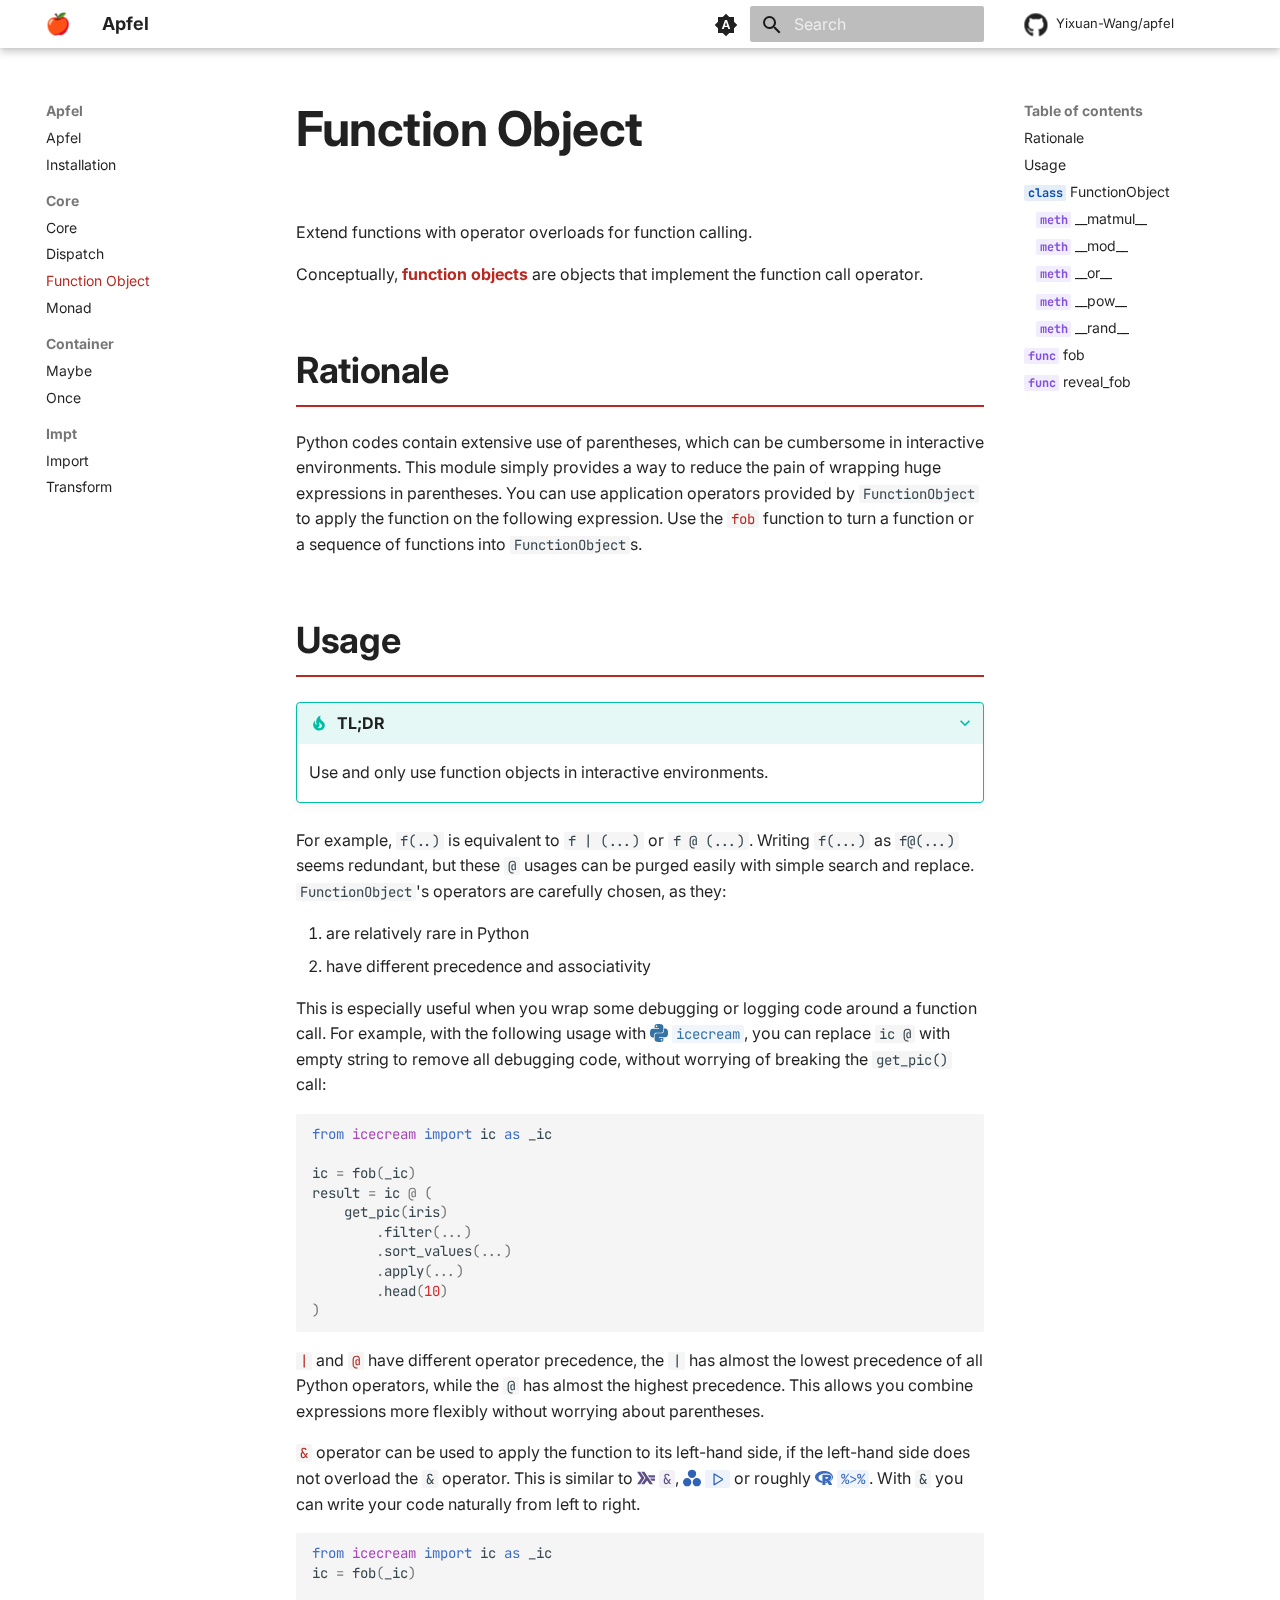
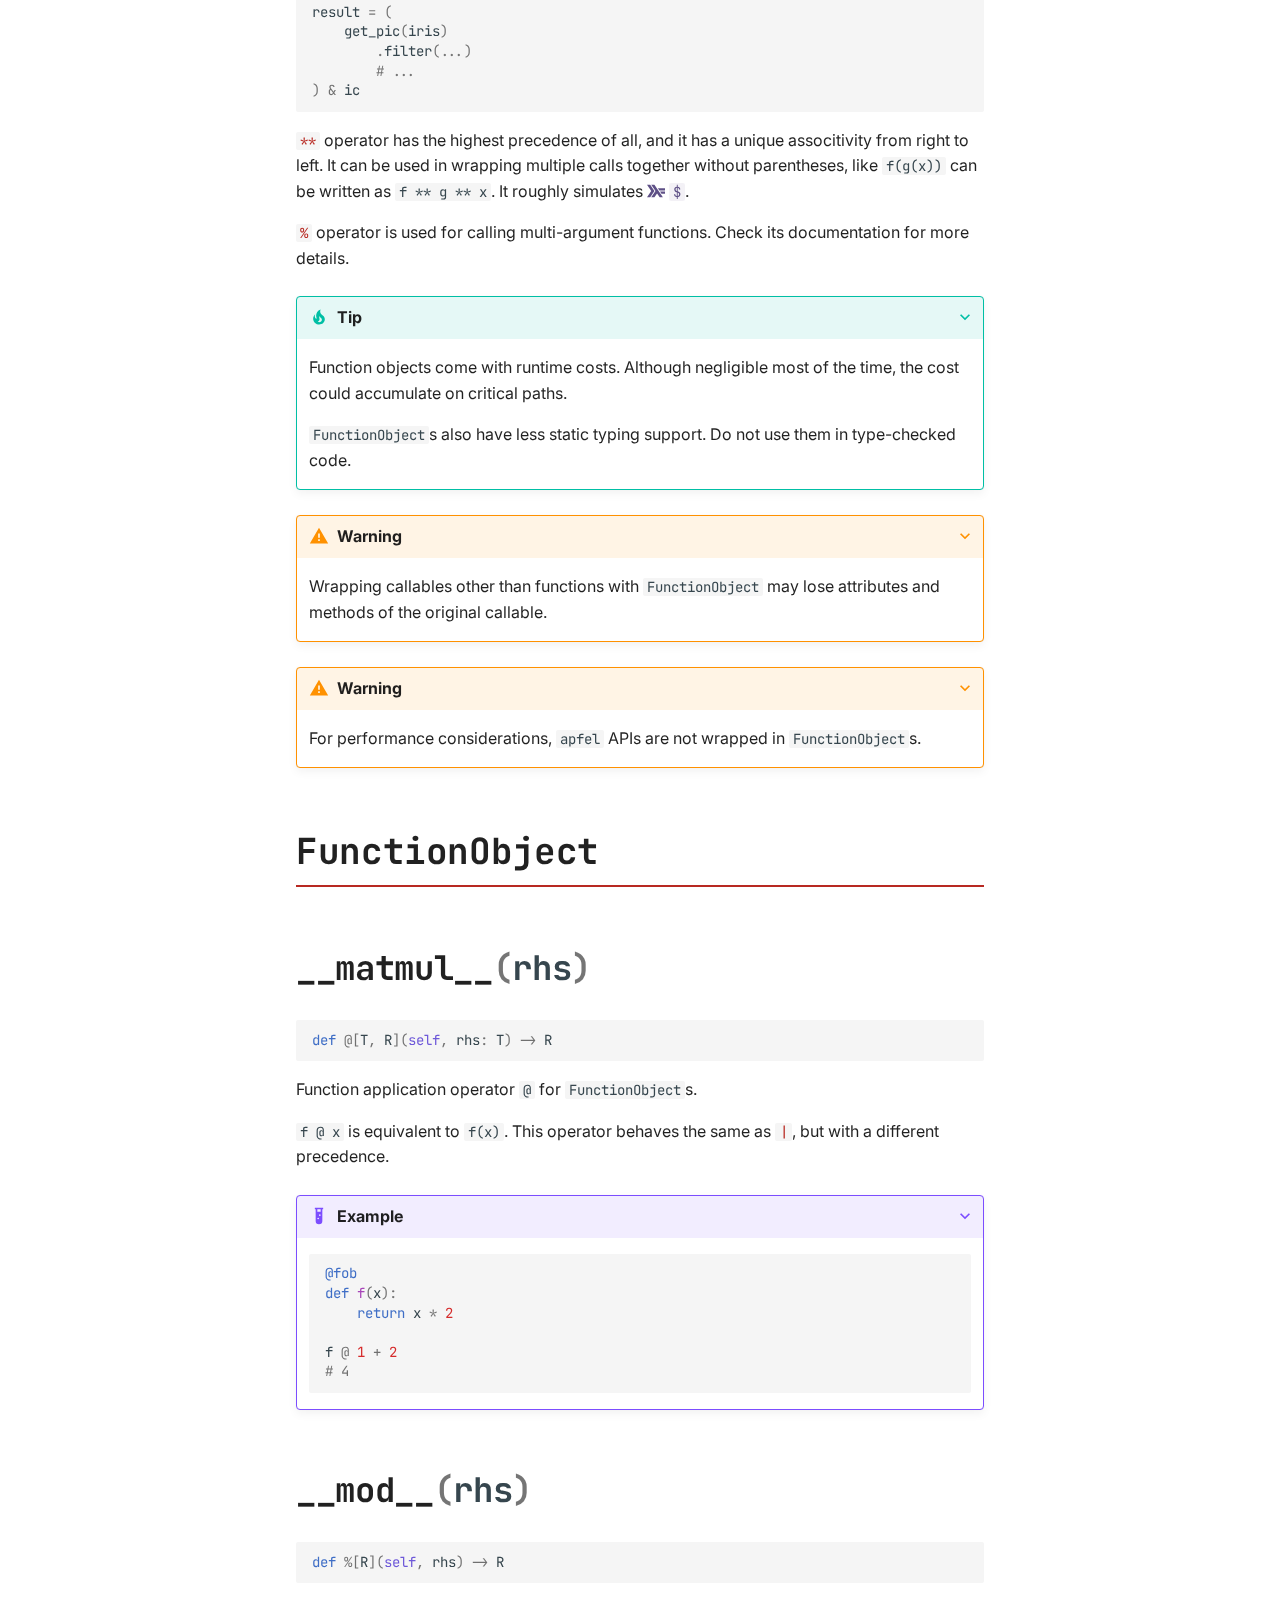
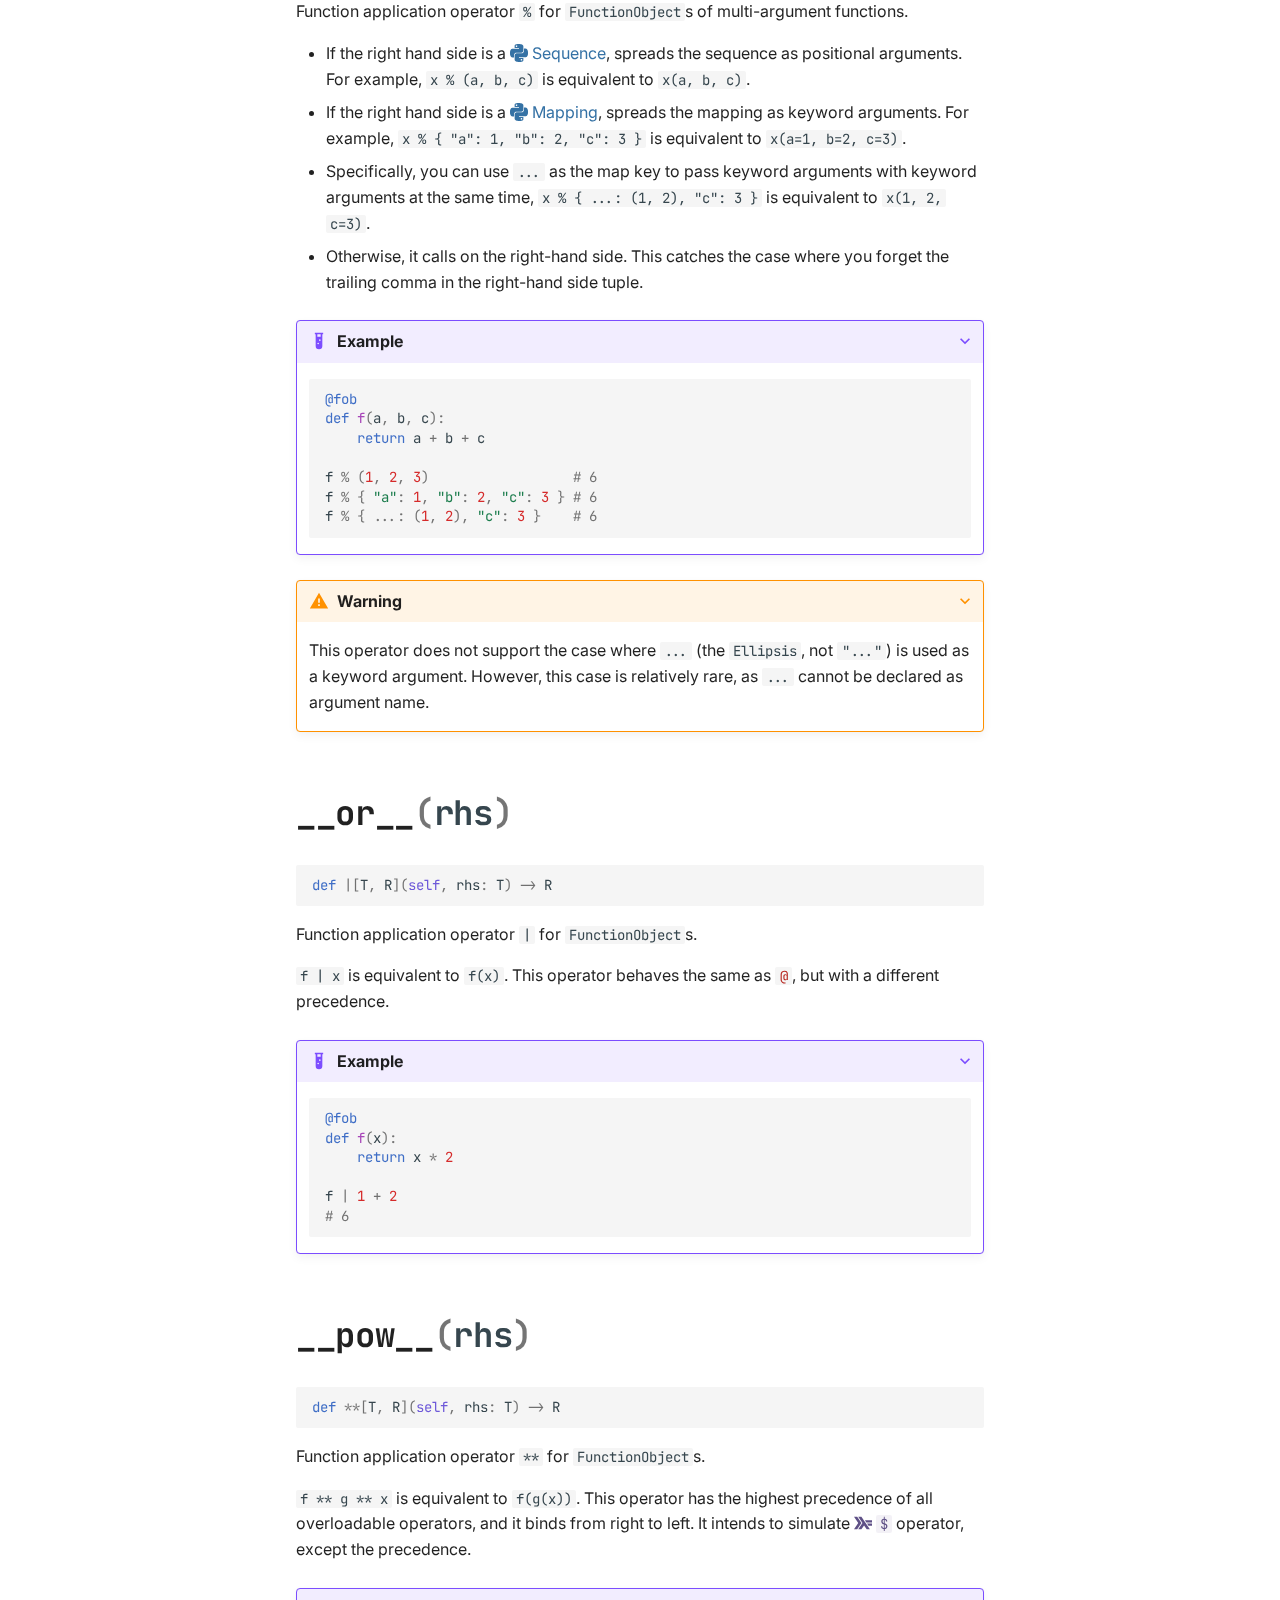
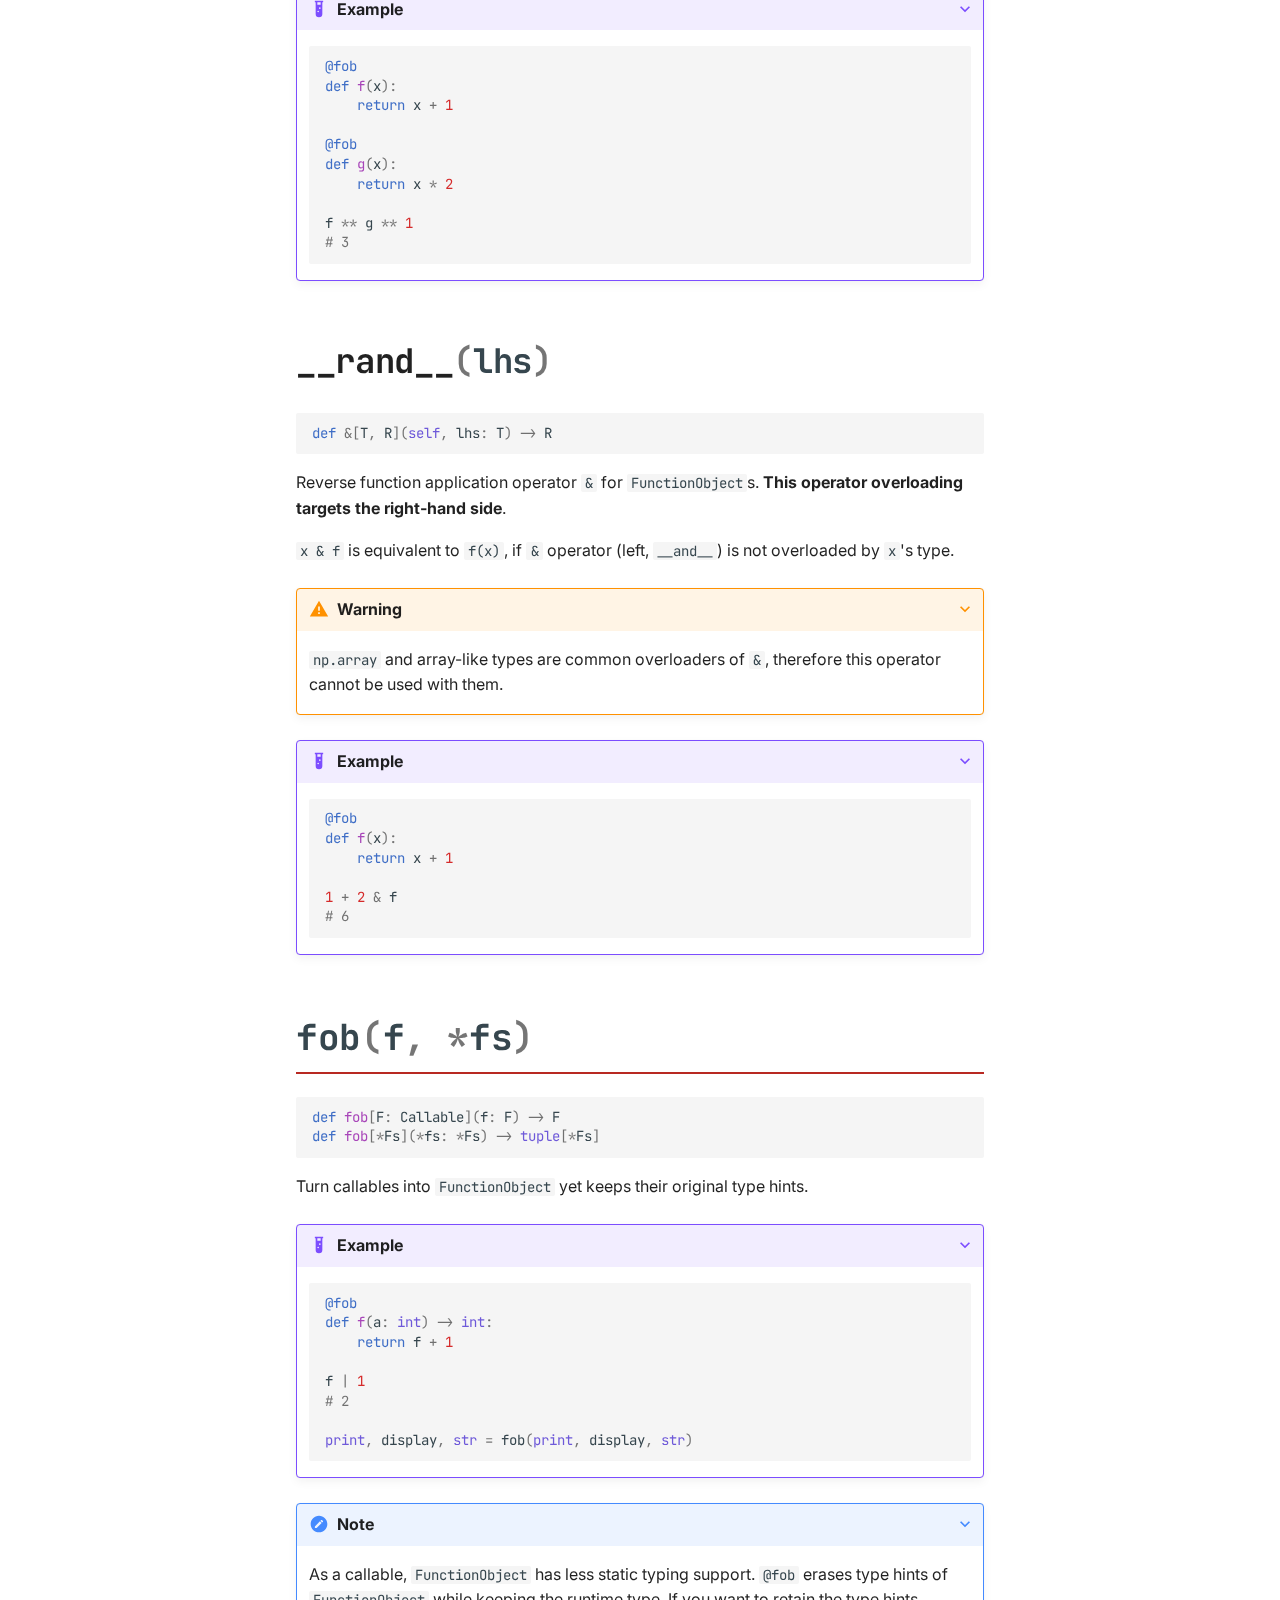
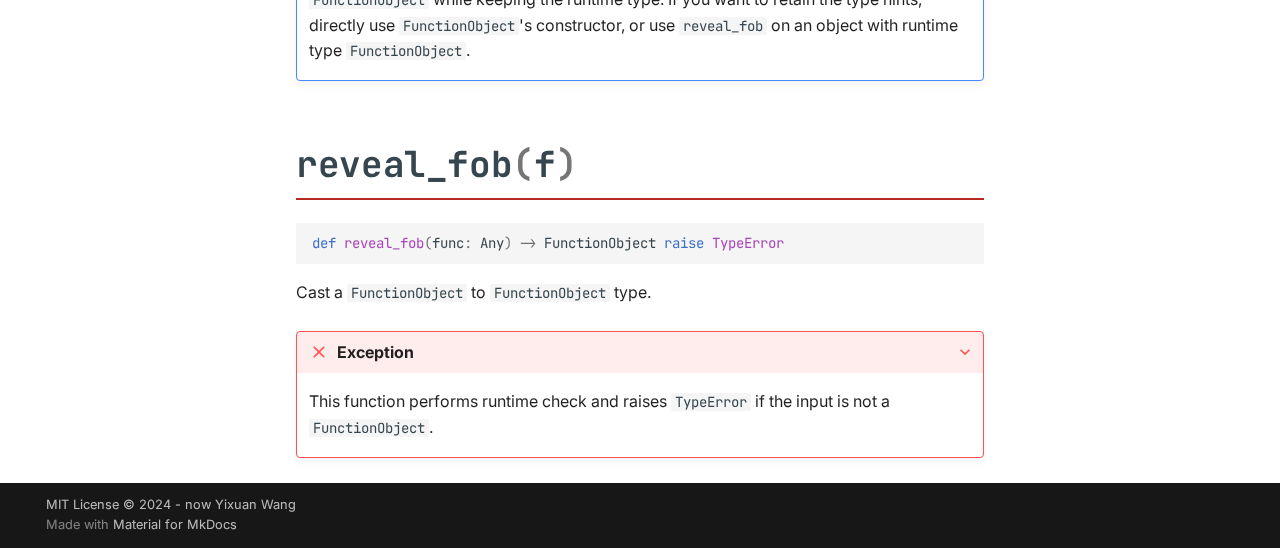
<file: core/function-object/index.html>
<!doctype html>
<html lang="en" class="no-js">
  <head>
    
      <meta charset="utf-8">
      <meta name="viewport" content="width=device-width,initial-scale=1">
      
      
      
      
        <link rel="prev" href="../dispatch/">
      
      
        <link rel="next" href="../monad/">
      
      
      <link rel="icon" href="../../asset/red-apple.png">
      <meta name="generator" content="mkdocs-1.6.1, mkdocs-material-9.6.7">
    
    
      
        <title>Function Object - Apfel</title>
      
    
    
      <link rel="stylesheet" href="../../assets/stylesheets/main.8608ea7d.min.css">
      
        
        <link rel="stylesheet" href="../../assets/stylesheets/palette.06af60db.min.css">
      
      


    
    
      
    
    
    <link rel="preconnect" href="https://fonts.googleapis.com">
    <link rel="preconnect" href="https://fonts.gstatic.com" crossorigin>
    <link href="https://fonts.googleapis.com/css2?family=Inter:ital,opsz,wght@0,14..32,100..900;1,14..32,100..900&family=JetBrains+Mono:ital,wght@0,100..800;1,100..800&display=swap" rel="stylesheet">

    
      <link rel="stylesheet" href="../../assets/_mkdocstrings.css">
    
      <link rel="stylesheet" href="../../stylesheet/extra.css">
    
    <script>__md_scope=new URL("../..",location),__md_hash=e=>[...e].reduce(((e,_)=>(e<<5)-e+_.charCodeAt(0)),0),__md_get=(e,_=localStorage,t=__md_scope)=>JSON.parse(_.getItem(t.pathname+"."+e)),__md_set=(e,_,t=localStorage,a=__md_scope)=>{try{t.setItem(a.pathname+"."+e,JSON.stringify(_))}catch(e){}}</script>
    
      

    
    
    
  </head>
  
  
    
    
      
    
    
    
    
    <body dir="ltr" data-md-color-scheme="default" data-md-color-primary="custom" data-md-color-accent="custom">
  
    
    <input class="md-toggle" data-md-toggle="drawer" type="checkbox" id="__drawer" autocomplete="off">
    <input class="md-toggle" data-md-toggle="search" type="checkbox" id="__search" autocomplete="off">
    <label class="md-overlay" for="__drawer"></label>
    <div data-md-component="skip">
      
        
        <a href="#function-object" class="md-skip">
          Skip to content
        </a>
      
    </div>
    <div data-md-component="announce">
      
    </div>
    
    
      

  

<header class="md-header md-header--shadow" data-md-component="header">
  <nav class="md-header__inner md-grid" aria-label="Header">
    <a href="../.." title="Apfel" class="md-header__button md-logo" aria-label="Apfel" data-md-component="logo">
      
  <img src="../../asset/red-apple.png" alt="logo">

    </a>
    <label class="md-header__button md-icon" for="__drawer">
      
      <svg xmlns="http://www.w3.org/2000/svg" viewBox="0 0 24 24"><path d="M3 6h18v2H3zm0 5h18v2H3zm0 5h18v2H3z"/></svg>
    </label>
    <div class="md-header__title" data-md-component="header-title">
      <div class="md-header__ellipsis">
        <div class="md-header__topic">
          <span class="md-ellipsis">
            Apfel
          </span>
        </div>
        <div class="md-header__topic" data-md-component="header-topic">
          <span class="md-ellipsis">
            
              Function Object
            
          </span>
        </div>
      </div>
    </div>
    
      
        <form class="md-header__option" data-md-component="palette">
  
    
    
    
    <input class="md-option" data-md-color-media="(prefers-color-scheme)" data-md-color-scheme="default" data-md-color-primary="custom" data-md-color-accent="custom"  aria-label="Switch to light mode"  type="radio" name="__palette" id="__palette_0">
    
      <label class="md-header__button md-icon" title="Switch to light mode" for="__palette_1" hidden>
        <svg xmlns="http://www.w3.org/2000/svg" viewBox="0 0 24 24"><path d="m14.3 16-.7-2h-3.2l-.7 2H7.8L11 7h2l3.2 9zM20 8.69V4h-4.69L12 .69 8.69 4H4v4.69L.69 12 4 15.31V20h4.69L12 23.31 15.31 20H20v-4.69L23.31 12zm-9.15 3.96h2.3L12 9z"/></svg>
      </label>
    
  
    
    
    
    <input class="md-option" data-md-color-media="(prefers-color-scheme: light)" data-md-color-scheme="default" data-md-color-primary="custom" data-md-color-accent="custom"  aria-label="Switch to dark mode"  type="radio" name="__palette" id="__palette_1">
    
      <label class="md-header__button md-icon" title="Switch to dark mode" for="__palette_2" hidden>
        <svg xmlns="http://www.w3.org/2000/svg" viewBox="0 0 24 24"><path d="M12 8a4 4 0 0 0-4 4 4 4 0 0 0 4 4 4 4 0 0 0 4-4 4 4 0 0 0-4-4m0 10a6 6 0 0 1-6-6 6 6 0 0 1 6-6 6 6 0 0 1 6 6 6 6 0 0 1-6 6m8-9.31V4h-4.69L12 .69 8.69 4H4v4.69L.69 12 4 15.31V20h4.69L12 23.31 15.31 20H20v-4.69L23.31 12z"/></svg>
      </label>
    
  
    
    
    
    <input class="md-option" data-md-color-media="(prefers-color-scheme: dark)" data-md-color-scheme="slate" data-md-color-primary="custom" data-md-color-accent="custom"  aria-label="Switch to system preference"  type="radio" name="__palette" id="__palette_2">
    
      <label class="md-header__button md-icon" title="Switch to system preference" for="__palette_0" hidden>
        <svg xmlns="http://www.w3.org/2000/svg" viewBox="0 0 24 24"><path d="M12 18c-.89 0-1.74-.2-2.5-.55C11.56 16.5 13 14.42 13 12s-1.44-4.5-3.5-5.45C10.26 6.2 11.11 6 12 6a6 6 0 0 1 6 6 6 6 0 0 1-6 6m8-9.31V4h-4.69L12 .69 8.69 4H4v4.69L.69 12 4 15.31V20h4.69L12 23.31 15.31 20H20v-4.69L23.31 12z"/></svg>
      </label>
    
  
</form>
      
    
    
      <script>var palette=__md_get("__palette");if(palette&&palette.color){if("(prefers-color-scheme)"===palette.color.media){var media=matchMedia("(prefers-color-scheme: light)"),input=document.querySelector(media.matches?"[data-md-color-media='(prefers-color-scheme: light)']":"[data-md-color-media='(prefers-color-scheme: dark)']");palette.color.media=input.getAttribute("data-md-color-media"),palette.color.scheme=input.getAttribute("data-md-color-scheme"),palette.color.primary=input.getAttribute("data-md-color-primary"),palette.color.accent=input.getAttribute("data-md-color-accent")}for(var[key,value]of Object.entries(palette.color))document.body.setAttribute("data-md-color-"+key,value)}</script>
    
    
    
      <label class="md-header__button md-icon" for="__search">
        
        <svg xmlns="http://www.w3.org/2000/svg" viewBox="0 0 24 24"><path d="M9.5 3A6.5 6.5 0 0 1 16 9.5c0 1.61-.59 3.09-1.56 4.23l.27.27h.79l5 5-1.5 1.5-5-5v-.79l-.27-.27A6.52 6.52 0 0 1 9.5 16 6.5 6.5 0 0 1 3 9.5 6.5 6.5 0 0 1 9.5 3m0 2C7 5 5 7 5 9.5S7 14 9.5 14 14 12 14 9.5 12 5 9.5 5"/></svg>
      </label>
      <div class="md-search" data-md-component="search" role="dialog">
  <label class="md-search__overlay" for="__search"></label>
  <div class="md-search__inner" role="search">
    <form class="md-search__form" name="search">
      <input type="text" class="md-search__input" name="query" aria-label="Search" placeholder="Search" autocapitalize="off" autocorrect="off" autocomplete="off" spellcheck="false" data-md-component="search-query" required>
      <label class="md-search__icon md-icon" for="__search">
        
        <svg xmlns="http://www.w3.org/2000/svg" viewBox="0 0 24 24"><path d="M9.5 3A6.5 6.5 0 0 1 16 9.5c0 1.61-.59 3.09-1.56 4.23l.27.27h.79l5 5-1.5 1.5-5-5v-.79l-.27-.27A6.52 6.52 0 0 1 9.5 16 6.5 6.5 0 0 1 3 9.5 6.5 6.5 0 0 1 9.5 3m0 2C7 5 5 7 5 9.5S7 14 9.5 14 14 12 14 9.5 12 5 9.5 5"/></svg>
        
        <svg xmlns="http://www.w3.org/2000/svg" viewBox="0 0 24 24"><path d="M20 11v2H8l5.5 5.5-1.42 1.42L4.16 12l7.92-7.92L13.5 5.5 8 11z"/></svg>
      </label>
      <nav class="md-search__options" aria-label="Search">
        
        <button type="reset" class="md-search__icon md-icon" title="Clear" aria-label="Clear" tabindex="-1">
          
          <svg xmlns="http://www.w3.org/2000/svg" viewBox="0 0 24 24"><path d="M19 6.41 17.59 5 12 10.59 6.41 5 5 6.41 10.59 12 5 17.59 6.41 19 12 13.41 17.59 19 19 17.59 13.41 12z"/></svg>
        </button>
      </nav>
      
    </form>
    <div class="md-search__output">
      <div class="md-search__scrollwrap" tabindex="0" data-md-scrollfix>
        <div class="md-search-result" data-md-component="search-result">
          <div class="md-search-result__meta">
            Initializing search
          </div>
          <ol class="md-search-result__list" role="presentation"></ol>
        </div>
      </div>
    </div>
  </div>
</div>
    
    
      <div class="md-header__source">
        <a href="https://github.com/Yixuan-Wang/apfel" title="Go to repository" class="md-source" data-md-component="source">
  <div class="md-source__icon md-icon">
    
    <svg xmlns="http://www.w3.org/2000/svg" viewBox="0 0 496 512"><!--! Font Awesome Free 6.7.2 by @fontawesome - https://fontawesome.com License - https://fontawesome.com/license/free (Icons: CC BY 4.0, Fonts: SIL OFL 1.1, Code: MIT License) Copyright 2024 Fonticons, Inc.--><path d="M165.9 397.4c0 2-2.3 3.6-5.2 3.6-3.3.3-5.6-1.3-5.6-3.6 0-2 2.3-3.6 5.2-3.6 3-.3 5.6 1.3 5.6 3.6m-31.1-4.5c-.7 2 1.3 4.3 4.3 4.9 2.6 1 5.6 0 6.2-2s-1.3-4.3-4.3-5.2c-2.6-.7-5.5.3-6.2 2.3m44.2-1.7c-2.9.7-4.9 2.6-4.6 4.9.3 2 2.9 3.3 5.9 2.6 2.9-.7 4.9-2.6 4.6-4.6-.3-1.9-3-3.2-5.9-2.9M244.8 8C106.1 8 0 113.3 0 252c0 110.9 69.8 205.8 169.5 239.2 12.8 2.3 17.3-5.6 17.3-12.1 0-6.2-.3-40.4-.3-61.4 0 0-70 15-84.7-29.8 0 0-11.4-29.1-27.8-36.6 0 0-22.9-15.7 1.6-15.4 0 0 24.9 2 38.6 25.8 21.9 38.6 58.6 27.5 72.9 20.9 2.3-16 8.8-27.1 16-33.7-55.9-6.2-112.3-14.3-112.3-110.5 0-27.5 7.6-41.3 23.6-58.9-2.6-6.5-11.1-33.3 2.6-67.9 20.9-6.5 69 27 69 27 20-5.6 41.5-8.5 62.8-8.5s42.8 2.9 62.8 8.5c0 0 48.1-33.6 69-27 13.7 34.7 5.2 61.4 2.6 67.9 16 17.7 25.8 31.5 25.8 58.9 0 96.5-58.9 104.2-114.8 110.5 9.2 7.9 17 22.9 17 46.4 0 33.7-.3 75.4-.3 83.6 0 6.5 4.6 14.4 17.3 12.1C428.2 457.8 496 362.9 496 252 496 113.3 383.5 8 244.8 8M97.2 352.9c-1.3 1-1 3.3.7 5.2 1.6 1.6 3.9 2.3 5.2 1 1.3-1 1-3.3-.7-5.2-1.6-1.6-3.9-2.3-5.2-1m-10.8-8.1c-.7 1.3.3 2.9 2.3 3.9 1.6 1 3.6.7 4.3-.7.7-1.3-.3-2.9-2.3-3.9-2-.6-3.6-.3-4.3.7m32.4 35.6c-1.6 1.3-1 4.3 1.3 6.2 2.3 2.3 5.2 2.6 6.5 1 1.3-1.3.7-4.3-1.3-6.2-2.2-2.3-5.2-2.6-6.5-1m-11.4-14.7c-1.6 1-1.6 3.6 0 5.9s4.3 3.3 5.6 2.3c1.6-1.3 1.6-3.9 0-6.2-1.4-2.3-4-3.3-5.6-2"/></svg>
  </div>
  <div class="md-source__repository">
    Yixuan-Wang/apfel
  </div>
</a>
      </div>
    
  </nav>
  
</header>
    
    <div class="md-container" data-md-component="container">
      
      
        
          
        
      
      <main class="md-main" data-md-component="main">
        <div class="md-main__inner md-grid">
          
            
              
              <div class="md-sidebar md-sidebar--primary" data-md-component="sidebar" data-md-type="navigation" >
                <div class="md-sidebar__scrollwrap">
                  <div class="md-sidebar__inner">
                    



<nav class="md-nav md-nav--primary" aria-label="Navigation" data-md-level="0">
  <label class="md-nav__title" for="__drawer">
    <a href="../.." title="Apfel" class="md-nav__button md-logo" aria-label="Apfel" data-md-component="logo">
      
  <img src="../../asset/red-apple.png" alt="logo">

    </a>
    Apfel
  </label>
  
    <div class="md-nav__source">
      <a href="https://github.com/Yixuan-Wang/apfel" title="Go to repository" class="md-source" data-md-component="source">
  <div class="md-source__icon md-icon">
    
    <svg xmlns="http://www.w3.org/2000/svg" viewBox="0 0 496 512"><!--! Font Awesome Free 6.7.2 by @fontawesome - https://fontawesome.com License - https://fontawesome.com/license/free (Icons: CC BY 4.0, Fonts: SIL OFL 1.1, Code: MIT License) Copyright 2024 Fonticons, Inc.--><path d="M165.9 397.4c0 2-2.3 3.6-5.2 3.6-3.3.3-5.6-1.3-5.6-3.6 0-2 2.3-3.6 5.2-3.6 3-.3 5.6 1.3 5.6 3.6m-31.1-4.5c-.7 2 1.3 4.3 4.3 4.9 2.6 1 5.6 0 6.2-2s-1.3-4.3-4.3-5.2c-2.6-.7-5.5.3-6.2 2.3m44.2-1.7c-2.9.7-4.9 2.6-4.6 4.9.3 2 2.9 3.3 5.9 2.6 2.9-.7 4.9-2.6 4.6-4.6-.3-1.9-3-3.2-5.9-2.9M244.8 8C106.1 8 0 113.3 0 252c0 110.9 69.8 205.8 169.5 239.2 12.8 2.3 17.3-5.6 17.3-12.1 0-6.2-.3-40.4-.3-61.4 0 0-70 15-84.7-29.8 0 0-11.4-29.1-27.8-36.6 0 0-22.9-15.7 1.6-15.4 0 0 24.9 2 38.6 25.8 21.9 38.6 58.6 27.5 72.9 20.9 2.3-16 8.8-27.1 16-33.7-55.9-6.2-112.3-14.3-112.3-110.5 0-27.5 7.6-41.3 23.6-58.9-2.6-6.5-11.1-33.3 2.6-67.9 20.9-6.5 69 27 69 27 20-5.6 41.5-8.5 62.8-8.5s42.8 2.9 62.8 8.5c0 0 48.1-33.6 69-27 13.7 34.7 5.2 61.4 2.6 67.9 16 17.7 25.8 31.5 25.8 58.9 0 96.5-58.9 104.2-114.8 110.5 9.2 7.9 17 22.9 17 46.4 0 33.7-.3 75.4-.3 83.6 0 6.5 4.6 14.4 17.3 12.1C428.2 457.8 496 362.9 496 252 496 113.3 383.5 8 244.8 8M97.2 352.9c-1.3 1-1 3.3.7 5.2 1.6 1.6 3.9 2.3 5.2 1 1.3-1 1-3.3-.7-5.2-1.6-1.6-3.9-2.3-5.2-1m-10.8-8.1c-.7 1.3.3 2.9 2.3 3.9 1.6 1 3.6.7 4.3-.7.7-1.3-.3-2.9-2.3-3.9-2-.6-3.6-.3-4.3.7m32.4 35.6c-1.6 1.3-1 4.3 1.3 6.2 2.3 2.3 5.2 2.6 6.5 1 1.3-1.3.7-4.3-1.3-6.2-2.2-2.3-5.2-2.6-6.5-1m-11.4-14.7c-1.6 1-1.6 3.6 0 5.9s4.3 3.3 5.6 2.3c1.6-1.3 1.6-3.9 0-6.2-1.4-2.3-4-3.3-5.6-2"/></svg>
  </div>
  <div class="md-source__repository">
    Yixuan-Wang/apfel
  </div>
</a>
    </div>
  
  <ul class="md-nav__list" data-md-scrollfix>
    
      
      
  
  
  
  
    <li class="md-nav__item">
      <a href="../.." class="md-nav__link">
        
  
  <span class="md-ellipsis">
    Apfel
    
  </span>
  

      </a>
    </li>
  

    
      
      
  
  
  
  
    <li class="md-nav__item">
      <a href="../../install/" class="md-nav__link">
        
  
  <span class="md-ellipsis">
    Installation
    
  </span>
  

      </a>
    </li>
  

    
      
      
  
  
    
  
  
  
    
    
    
      
        
        
      
    
    
    <li class="md-nav__item md-nav__item--active md-nav__item--section md-nav__item--nested">
      
        
        
        <input class="md-nav__toggle md-toggle " type="checkbox" id="__nav_3" checked>
        
          
          <label class="md-nav__link" for="__nav_3" id="__nav_3_label" tabindex="">
            
  
  <span class="md-ellipsis">
    Core
    
  </span>
  

            <span class="md-nav__icon md-icon"></span>
          </label>
        
        <nav class="md-nav" data-md-level="1" aria-labelledby="__nav_3_label" aria-expanded="true">
          <label class="md-nav__title" for="__nav_3">
            <span class="md-nav__icon md-icon"></span>
            Core
          </label>
          <ul class="md-nav__list" data-md-scrollfix>
            
              
                
  
  
  
  
    <li class="md-nav__item">
      <a href="../" class="md-nav__link">
        
  
  <span class="md-ellipsis">
    Core
    
  </span>
  

      </a>
    </li>
  

              
            
              
                
  
  
  
  
    <li class="md-nav__item">
      <a href="../dispatch/" class="md-nav__link">
        
  
  <span class="md-ellipsis">
    Dispatch
    
  </span>
  

      </a>
    </li>
  

              
            
              
                
  
  
    
  
  
  
    <li class="md-nav__item md-nav__item--active">
      
      <input class="md-nav__toggle md-toggle" type="checkbox" id="__toc">
      
      
        
      
      
        <label class="md-nav__link md-nav__link--active" for="__toc">
          
  
  <span class="md-ellipsis">
    Function Object
    
  </span>
  

          <span class="md-nav__icon md-icon"></span>
        </label>
      
      <a href="./" class="md-nav__link md-nav__link--active">
        
  
  <span class="md-ellipsis">
    Function Object
    
  </span>
  

      </a>
      
        

<nav class="md-nav md-nav--secondary" aria-label="Table of contents">
  
  
  
    
  
  
    <label class="md-nav__title" for="__toc">
      <span class="md-nav__icon md-icon"></span>
      Table of contents
    </label>
    <ul class="md-nav__list" data-md-component="toc" data-md-scrollfix>
      
        <li class="md-nav__item">
  <a href="#apfel.core.function_object--rationale" class="md-nav__link">
    <span class="md-ellipsis">
      Rationale
    </span>
  </a>
  
</li>
      
        <li class="md-nav__item">
  <a href="#apfel.core.function_object--usage" class="md-nav__link">
    <span class="md-ellipsis">
      Usage
    </span>
  </a>
  
</li>
      
        <li class="md-nav__item">
  <a href="#apfel.core.function_object.FunctionObject" class="md-nav__link">
    <span class="md-ellipsis">
      <code class="doc-symbol doc-symbol-toc doc-symbol-class"></code>&nbsp;FunctionObject
    </span>
  </a>
  
    <nav class="md-nav" aria-label=" FunctionObject">
      <ul class="md-nav__list">
        
          <li class="md-nav__item">
  <a href="#apfel.core.function_object.FunctionObject.__matmul__" class="md-nav__link">
    <span class="md-ellipsis">
      <code class="doc-symbol doc-symbol-toc doc-symbol-method"></code>&nbsp;__matmul__
    </span>
  </a>
  
</li>
        
          <li class="md-nav__item">
  <a href="#apfel.core.function_object.FunctionObject.__mod__" class="md-nav__link">
    <span class="md-ellipsis">
      <code class="doc-symbol doc-symbol-toc doc-symbol-method"></code>&nbsp;__mod__
    </span>
  </a>
  
</li>
        
          <li class="md-nav__item">
  <a href="#apfel.core.function_object.FunctionObject.__or__" class="md-nav__link">
    <span class="md-ellipsis">
      <code class="doc-symbol doc-symbol-toc doc-symbol-method"></code>&nbsp;__or__
    </span>
  </a>
  
</li>
        
          <li class="md-nav__item">
  <a href="#apfel.core.function_object.FunctionObject.__pow__" class="md-nav__link">
    <span class="md-ellipsis">
      <code class="doc-symbol doc-symbol-toc doc-symbol-method"></code>&nbsp;__pow__
    </span>
  </a>
  
</li>
        
          <li class="md-nav__item">
  <a href="#apfel.core.function_object.FunctionObject.__rand__" class="md-nav__link">
    <span class="md-ellipsis">
      <code class="doc-symbol doc-symbol-toc doc-symbol-method"></code>&nbsp;__rand__
    </span>
  </a>
  
</li>
        
      </ul>
    </nav>
  
</li>
      
        <li class="md-nav__item">
  <a href="#apfel.core.function_object.fob" class="md-nav__link">
    <span class="md-ellipsis">
      <code class="doc-symbol doc-symbol-toc doc-symbol-function"></code>&nbsp;fob
    </span>
  </a>
  
</li>
      
        <li class="md-nav__item">
  <a href="#apfel.core.function_object.reveal_fob" class="md-nav__link">
    <span class="md-ellipsis">
      <code class="doc-symbol doc-symbol-toc doc-symbol-function"></code>&nbsp;reveal_fob
    </span>
  </a>
  
</li>
      
    </ul>
  
</nav>
      
    </li>
  

              
            
              
                
  
  
  
  
    <li class="md-nav__item">
      <a href="../monad/" class="md-nav__link">
        
  
  <span class="md-ellipsis">
    Monad
    
  </span>
  

      </a>
    </li>
  

              
            
          </ul>
        </nav>
      
    </li>
  

    
      
      
  
  
  
  
    
    
    
      
        
        
      
    
    
    <li class="md-nav__item md-nav__item--section md-nav__item--nested">
      
        
        
          
        
        <input class="md-nav__toggle md-toggle md-toggle--indeterminate" type="checkbox" id="__nav_4" >
        
          
          <label class="md-nav__link" for="__nav_4" id="__nav_4_label" tabindex="">
            
  
  <span class="md-ellipsis">
    Container
    
  </span>
  

            <span class="md-nav__icon md-icon"></span>
          </label>
        
        <nav class="md-nav" data-md-level="1" aria-labelledby="__nav_4_label" aria-expanded="false">
          <label class="md-nav__title" for="__nav_4">
            <span class="md-nav__icon md-icon"></span>
            Container
          </label>
          <ul class="md-nav__list" data-md-scrollfix>
            
              
                
  
  
  
  
    <li class="md-nav__item">
      <a href="../../container/maybe/" class="md-nav__link">
        
  
  <span class="md-ellipsis">
    Maybe
    
  </span>
  

      </a>
    </li>
  

              
            
              
                
  
  
  
  
    <li class="md-nav__item">
      <a href="../../container/once/" class="md-nav__link">
        
  
  <span class="md-ellipsis">
    Once
    
  </span>
  

      </a>
    </li>
  

              
            
          </ul>
        </nav>
      
    </li>
  

    
      
      
  
  
  
  
    
    
    
      
        
        
      
    
    
    <li class="md-nav__item md-nav__item--section md-nav__item--nested">
      
        
        
          
        
        <input class="md-nav__toggle md-toggle md-toggle--indeterminate" type="checkbox" id="__nav_5" >
        
          
          <label class="md-nav__link" for="__nav_5" id="__nav_5_label" tabindex="">
            
  
  <span class="md-ellipsis">
    Impt
    
  </span>
  

            <span class="md-nav__icon md-icon"></span>
          </label>
        
        <nav class="md-nav" data-md-level="1" aria-labelledby="__nav_5_label" aria-expanded="false">
          <label class="md-nav__title" for="__nav_5">
            <span class="md-nav__icon md-icon"></span>
            Impt
          </label>
          <ul class="md-nav__list" data-md-scrollfix>
            
              
                
  
  
  
  
    <li class="md-nav__item">
      <a href="../../impt/" class="md-nav__link">
        
  
  <span class="md-ellipsis">
    Import
    
  </span>
  

      </a>
    </li>
  

              
            
              
                
  
  
  
  
    <li class="md-nav__item">
      <a href="../../impt/transform/" class="md-nav__link">
        
  
  <span class="md-ellipsis">
    Transform
    
  </span>
  

      </a>
    </li>
  

              
            
          </ul>
        </nav>
      
    </li>
  

    
  </ul>
</nav>
                  </div>
                </div>
              </div>
            
            
              
              <div class="md-sidebar md-sidebar--secondary" data-md-component="sidebar" data-md-type="toc" >
                <div class="md-sidebar__scrollwrap">
                  <div class="md-sidebar__inner">
                    

<nav class="md-nav md-nav--secondary" aria-label="Table of contents">
  
  
  
    
  
  
    <label class="md-nav__title" for="__toc">
      <span class="md-nav__icon md-icon"></span>
      Table of contents
    </label>
    <ul class="md-nav__list" data-md-component="toc" data-md-scrollfix>
      
        <li class="md-nav__item">
  <a href="#apfel.core.function_object--rationale" class="md-nav__link">
    <span class="md-ellipsis">
      Rationale
    </span>
  </a>
  
</li>
      
        <li class="md-nav__item">
  <a href="#apfel.core.function_object--usage" class="md-nav__link">
    <span class="md-ellipsis">
      Usage
    </span>
  </a>
  
</li>
      
        <li class="md-nav__item">
  <a href="#apfel.core.function_object.FunctionObject" class="md-nav__link">
    <span class="md-ellipsis">
      <code class="doc-symbol doc-symbol-toc doc-symbol-class"></code>&nbsp;FunctionObject
    </span>
  </a>
  
    <nav class="md-nav" aria-label=" FunctionObject">
      <ul class="md-nav__list">
        
          <li class="md-nav__item">
  <a href="#apfel.core.function_object.FunctionObject.__matmul__" class="md-nav__link">
    <span class="md-ellipsis">
      <code class="doc-symbol doc-symbol-toc doc-symbol-method"></code>&nbsp;__matmul__
    </span>
  </a>
  
</li>
        
          <li class="md-nav__item">
  <a href="#apfel.core.function_object.FunctionObject.__mod__" class="md-nav__link">
    <span class="md-ellipsis">
      <code class="doc-symbol doc-symbol-toc doc-symbol-method"></code>&nbsp;__mod__
    </span>
  </a>
  
</li>
        
          <li class="md-nav__item">
  <a href="#apfel.core.function_object.FunctionObject.__or__" class="md-nav__link">
    <span class="md-ellipsis">
      <code class="doc-symbol doc-symbol-toc doc-symbol-method"></code>&nbsp;__or__
    </span>
  </a>
  
</li>
        
          <li class="md-nav__item">
  <a href="#apfel.core.function_object.FunctionObject.__pow__" class="md-nav__link">
    <span class="md-ellipsis">
      <code class="doc-symbol doc-symbol-toc doc-symbol-method"></code>&nbsp;__pow__
    </span>
  </a>
  
</li>
        
          <li class="md-nav__item">
  <a href="#apfel.core.function_object.FunctionObject.__rand__" class="md-nav__link">
    <span class="md-ellipsis">
      <code class="doc-symbol doc-symbol-toc doc-symbol-method"></code>&nbsp;__rand__
    </span>
  </a>
  
</li>
        
      </ul>
    </nav>
  
</li>
      
        <li class="md-nav__item">
  <a href="#apfel.core.function_object.fob" class="md-nav__link">
    <span class="md-ellipsis">
      <code class="doc-symbol doc-symbol-toc doc-symbol-function"></code>&nbsp;fob
    </span>
  </a>
  
</li>
      
        <li class="md-nav__item">
  <a href="#apfel.core.function_object.reveal_fob" class="md-nav__link">
    <span class="md-ellipsis">
      <code class="doc-symbol doc-symbol-toc doc-symbol-function"></code>&nbsp;reveal_fob
    </span>
  </a>
  
</li>
      
    </ul>
  
</nav>
                  </div>
                </div>
              </div>
            
          
          
            <div class="md-content" data-md-component="content">
              <article class="md-content__inner md-typeset">
                
                  


  
  


<h1 id="function-object">Function Object<a class="headerlink" href="#function-object" title="Permanent link">#</a></h1>


<div class="doc doc-object doc-module">




    <div class="doc doc-contents first">

        <p>Extend functions with operator overloads for function calling.</p>
<p>Conceptually, <a href="https://en.wikipedia.org/Function_objects"><strong>function objects</strong></a> are
objects that implement the function call operator.</p>
<h2 id="apfel.core.function_object--rationale">Rationale<a class="headerlink" href="#apfel.core.function_object--rationale" title="Permanent link">#</a></h2>
<p>Python codes contain extensive use of parentheses, which can be cumbersome in interactive environments.
This module simply provides a way to reduce the pain of wrapping huge expressions in parentheses.
You can use application operators provided by <code>FunctionObject</code> to apply the function on the following expression.
Use the <a class="autorefs autorefs-internal" title=" fob" href="#apfel.core.function_object.fob"><code>fob</code></a> function to turn a function or a sequence of functions into <code>FunctionObject</code>s.</p>
<h2 id="apfel.core.function_object--usage">Usage<a class="headerlink" href="#apfel.core.function_object--usage" title="Permanent link">#</a></h2>


<details class="tip" open>
  <summary>TL;DR</summary>
  <p>Use and only use function objects in interactive environments.</p>
</details>        <p>For example, <code>f(..)</code> is equivalent to <code>f | (...)</code> or <code>f @ (...)</code>.
Writing <code>f(...)</code> as <code>f@(...)</code> seems redundant,
but these <code>@</code> usages can be purged easily with simple search and replace.
<code>FunctionObject</code>'s operators are carefully chosen, as they:</p>
<ol>
<li>are relatively rare in Python</li>
<li>have different precedence and associativity</li>
</ol>
<p>This is especially useful when you wrap some debugging or logging code around a function call.
For example, with the following usage with <a class="ref py" href="https://pypi.org/project/icecream/"><code>icecream</code></a>,
you can replace <code>ic @</code> with empty string to remove all debugging code,
without worrying of breaking the <code>get_pic()</code> call:</p>
<div class="highlight"><pre><span></span><code><a id="__codelineno-0-1" name="__codelineno-0-1" href="#__codelineno-0-1"></a><span class="kn">from</span><span class="w"> </span><span class="nn">icecream</span><span class="w"> </span><span class="kn">import</span> <span class="n">ic</span> <span class="k">as</span> <span class="n">_ic</span>
<a id="__codelineno-0-2" name="__codelineno-0-2" href="#__codelineno-0-2"></a>
<a id="__codelineno-0-3" name="__codelineno-0-3" href="#__codelineno-0-3"></a><span class="n">ic</span> <span class="o">=</span> <span class="n">fob</span><span class="p">(</span><span class="n">_ic</span><span class="p">)</span>
<a id="__codelineno-0-4" name="__codelineno-0-4" href="#__codelineno-0-4"></a><span class="n">result</span> <span class="o">=</span> <span class="n">ic</span> <span class="o">@</span> <span class="p">(</span>
<a id="__codelineno-0-5" name="__codelineno-0-5" href="#__codelineno-0-5"></a>    <span class="n">get_pic</span><span class="p">(</span><span class="n">iris</span><span class="p">)</span>
<a id="__codelineno-0-6" name="__codelineno-0-6" href="#__codelineno-0-6"></a>        <span class="o">.</span><span class="n">filter</span><span class="p">(</span><span class="o">...</span><span class="p">)</span>
<a id="__codelineno-0-7" name="__codelineno-0-7" href="#__codelineno-0-7"></a>        <span class="o">.</span><span class="n">sort_values</span><span class="p">(</span><span class="o">...</span><span class="p">)</span>
<a id="__codelineno-0-8" name="__codelineno-0-8" href="#__codelineno-0-8"></a>        <span class="o">.</span><span class="n">apply</span><span class="p">(</span><span class="o">...</span><span class="p">)</span>
<a id="__codelineno-0-9" name="__codelineno-0-9" href="#__codelineno-0-9"></a>        <span class="o">.</span><span class="n">head</span><span class="p">(</span><span class="mi">10</span><span class="p">)</span>
<a id="__codelineno-0-10" name="__codelineno-0-10" href="#__codelineno-0-10"></a><span class="p">)</span>
</code></pre></div>
<p><a class="autorefs autorefs-internal" title=" __or__" href="#apfel.core.function_object.FunctionObject.__or__"><code>|</code></a> and <a class="autorefs autorefs-internal" title=" __matmul__" href="#apfel.core.function_object.FunctionObject.__matmul__"><code>@</code></a> have different operator precedence,
the <code>|</code> has almost the lowest precedence of all Python operators, while the <code>@</code> has almost the highest precedence.
This allows you combine expressions more flexibly without worrying about parentheses.</p>
<p><a class="autorefs autorefs-internal" title=" __rand__" href="#apfel.core.function_object.FunctionObject.__rand__"><code>&amp;</code></a> operator can be used to apply the function to its left-hand side,
if the left-hand side does not overload the <code>&amp;</code> operator.
This is similar to <a class="ref hs" href="https://hackage.haskell.org/package/base/docs/Data-Function.html#v:-38-"><code>&amp;</code></a>, <a class="ref jl" href="https://docs.julialang.org/en/v1/manual/functions/#Function-composition-and-piping"><code>|&gt;</code></a> or roughly <a class="ref rl" href="https://magrittr.tidyverse.org/reference/pipe.html"><code>%&gt;%</code></a>.
With <code>&amp;</code> you can write your code naturally from left to right.</p>
<div class="highlight"><pre><span></span><code><a id="__codelineno-1-1" name="__codelineno-1-1" href="#__codelineno-1-1"></a><span class="kn">from</span><span class="w"> </span><span class="nn">icecream</span><span class="w"> </span><span class="kn">import</span> <span class="n">ic</span> <span class="k">as</span> <span class="n">_ic</span>
<a id="__codelineno-1-2" name="__codelineno-1-2" href="#__codelineno-1-2"></a><span class="n">ic</span> <span class="o">=</span> <span class="n">fob</span><span class="p">(</span><span class="n">_ic</span><span class="p">)</span>
<a id="__codelineno-1-3" name="__codelineno-1-3" href="#__codelineno-1-3"></a>
<a id="__codelineno-1-4" name="__codelineno-1-4" href="#__codelineno-1-4"></a><span class="n">result</span> <span class="o">=</span> <span class="p">(</span>
<a id="__codelineno-1-5" name="__codelineno-1-5" href="#__codelineno-1-5"></a>    <span class="n">get_pic</span><span class="p">(</span><span class="n">iris</span><span class="p">)</span>
<a id="__codelineno-1-6" name="__codelineno-1-6" href="#__codelineno-1-6"></a>        <span class="o">.</span><span class="n">filter</span><span class="p">(</span><span class="o">...</span><span class="p">)</span>
<a id="__codelineno-1-7" name="__codelineno-1-7" href="#__codelineno-1-7"></a>        <span class="c1"># ...</span>
<a id="__codelineno-1-8" name="__codelineno-1-8" href="#__codelineno-1-8"></a><span class="p">)</span> <span class="o">&amp;</span> <span class="n">ic</span>
</code></pre></div>
<p><a class="autorefs autorefs-internal" title=" __pow__" href="#apfel.core.function_object.FunctionObject.__pow__"><code>**</code></a> operator has the highest precedence of all, and it has a unique
associtivity from right to left.
It can be used in wrapping multiple calls together without parentheses, like <code>f(g(x))</code> can be written as <code>f ** g ** x</code>.
It roughly simulates <a class="ref hs" href="https://hackage.haskell.org/package/base/docs/Prelude.html#v:-36-"><code>$</code></a>.</p>
<p><a class="autorefs autorefs-internal" title=" __mod__" href="#apfel.core.function_object.FunctionObject.__mod__"><code>%</code></a> operator is used for calling multi-argument functions.
Check its documentation for more details.</p>


<details class="tip" open>
  <summary>Tip</summary>
  <p>Function objects come with runtime costs.
Although negligible most of the time, the cost could accumulate on critical paths.</p>
<p><code>FunctionObject</code>s also have less static typing support.
Do not use them in type-checked code.</p>
</details>

<details class="warning" open>
  <summary>Warning</summary>
  <p>Wrapping callables other than functions with <code>FunctionObject</code> may lose attributes 
and methods of the original callable.</p>
</details>

<details class="warning" open>
  <summary>Warning</summary>
  <p>For performance considerations, <code>apfel</code> APIs are not wrapped in <code>FunctionObject</code>s.</p>
</details>







  <div class="doc doc-children">







<div class="doc doc-object doc-class">



<h2 id="apfel.core.function_object.FunctionObject" class="doc doc-heading">
            <code>FunctionObject</code>


<a href="#apfel.core.function_object.FunctionObject" class="headerlink" title="Permanent link">#</a></h2>


    <div class="doc doc-contents ">










  <div class="doc doc-children">







<div class="doc doc-object doc-function">


<h3 id="apfel.core.function_object.FunctionObject.__matmul__" class="doc doc-heading">
            <code class="highlight language-python"><span class="fm">__matmul__</span><span class="p">(</span><span class="n">rhs</span><span class="p">)</span></code>

<a href="#apfel.core.function_object.FunctionObject.__matmul__" class="headerlink" title="Permanent link">#</a></h3>


    <div class="doc doc-contents ">

        <div class="highlight"><pre><span></span><code><a id="__codelineno-0-1" name="__codelineno-0-1" href="#__codelineno-0-1"></a><span class="k">def</span><span class="w"> </span><span class="o">@</span><span class="p">[</span><span class="n">T</span><span class="p">,</span> <span class="n">R</span><span class="p">](</span><span class="bp">self</span><span class="p">,</span> <span class="n">rhs</span><span class="p">:</span> <span class="n">T</span><span class="p">)</span> <span class="o">-&gt;</span> <span class="n">R</span>
</code></pre></div>
<p>Function application operator <code>@</code> for <code>FunctionObject</code>s.</p>
<p><code>f @ x</code> is equivalent to <code>f(x)</code>. This operator behaves the same as <a href="./#operator-or"><code>|</code></a>, but with a different precedence.</p>


<details class="example" open>
  <summary>Example</summary>
  <div class="highlight"><pre><span></span><code><a id="__codelineno-0-1" name="__codelineno-0-1" href="#__codelineno-0-1"></a><span class="nd">@fob</span>
<a id="__codelineno-0-2" name="__codelineno-0-2" href="#__codelineno-0-2"></a><span class="k">def</span><span class="w"> </span><span class="nf">f</span><span class="p">(</span><span class="n">x</span><span class="p">):</span>
<a id="__codelineno-0-3" name="__codelineno-0-3" href="#__codelineno-0-3"></a>    <span class="k">return</span> <span class="n">x</span> <span class="o">*</span> <span class="mi">2</span>
<a id="__codelineno-0-4" name="__codelineno-0-4" href="#__codelineno-0-4"></a>
<a id="__codelineno-0-5" name="__codelineno-0-5" href="#__codelineno-0-5"></a><span class="n">f</span> <span class="o">@</span> <span class="mi">1</span> <span class="o">+</span> <span class="mi">2</span>
<a id="__codelineno-0-6" name="__codelineno-0-6" href="#__codelineno-0-6"></a><span class="c1"># 4</span>
</code></pre></div>
</details>
    </div>

</div>






<div class="doc doc-object doc-function">


<h3 id="apfel.core.function_object.FunctionObject.__mod__" class="doc doc-heading">
            <code class="highlight language-python"><span class="fm">__mod__</span><span class="p">(</span><span class="n">rhs</span><span class="p">)</span></code>

<a href="#apfel.core.function_object.FunctionObject.__mod__" class="headerlink" title="Permanent link">#</a></h3>


    <div class="doc doc-contents ">

        <div class="highlight"><pre><span></span><code><a id="__codelineno-0-1" name="__codelineno-0-1" href="#__codelineno-0-1"></a><span class="k">def</span><span class="w"> </span><span class="o">%</span><span class="p">[</span><span class="n">R</span><span class="p">](</span><span class="bp">self</span><span class="p">,</span> <span class="n">rhs</span><span class="p">)</span> <span class="o">-&gt;</span> <span class="n">R</span>
</code></pre></div>
<p>Function application operator <code>%</code> for <code>FunctionObject</code>s of multi-argument functions.</p>
<ul>
<li>If the right hand side is a <a class="ref py" href="https://docs.python.org/3/library/collections.abc.html#collections.abc.Sequence">Sequence</a>, spreads the sequence as positional arguments. For example, <code>x % (a, b, c)</code> is equivalent to <code>x(a, b, c)</code>.</li>
<li>If the right hand side is a <a class="ref py" href="https://docs.python.org/3/library/collections.abc.html#collections.abc.Mapping">Mapping</a>, spreads the mapping as keyword arguments. For example, <code>x % { "a": 1, "b": 2, "c": 3 }</code> is equivalent to <code>x(a=1, b=2, c=3)</code>.</li>
<li>Specifically, you can use <code>...</code> as the map key to pass keyword arguments with keyword arguments at the same time, <code>x % { ...: (1, 2), "c": 3 }</code> is equivalent to <code>x(1, 2, c=3)</code>.</li>
<li>Otherwise, it calls on the right-hand side. This catches the case where you forget the trailing comma in the right-hand side tuple.</li>
</ul>


<details class="example" open>
  <summary>Example</summary>
  <div class="highlight"><pre><span></span><code><a id="__codelineno-0-1" name="__codelineno-0-1" href="#__codelineno-0-1"></a><span class="nd">@fob</span>
<a id="__codelineno-0-2" name="__codelineno-0-2" href="#__codelineno-0-2"></a><span class="k">def</span><span class="w"> </span><span class="nf">f</span><span class="p">(</span><span class="n">a</span><span class="p">,</span> <span class="n">b</span><span class="p">,</span> <span class="n">c</span><span class="p">):</span>
<a id="__codelineno-0-3" name="__codelineno-0-3" href="#__codelineno-0-3"></a>    <span class="k">return</span> <span class="n">a</span> <span class="o">+</span> <span class="n">b</span> <span class="o">+</span> <span class="n">c</span>
<a id="__codelineno-0-4" name="__codelineno-0-4" href="#__codelineno-0-4"></a>
<a id="__codelineno-0-5" name="__codelineno-0-5" href="#__codelineno-0-5"></a><span class="n">f</span> <span class="o">%</span> <span class="p">(</span><span class="mi">1</span><span class="p">,</span> <span class="mi">2</span><span class="p">,</span> <span class="mi">3</span><span class="p">)</span>                  <span class="c1"># 6</span>
<a id="__codelineno-0-6" name="__codelineno-0-6" href="#__codelineno-0-6"></a><span class="n">f</span> <span class="o">%</span> <span class="p">{</span> <span class="s2">&quot;a&quot;</span><span class="p">:</span> <span class="mi">1</span><span class="p">,</span> <span class="s2">&quot;b&quot;</span><span class="p">:</span> <span class="mi">2</span><span class="p">,</span> <span class="s2">&quot;c&quot;</span><span class="p">:</span> <span class="mi">3</span> <span class="p">}</span> <span class="c1"># 6</span>
<a id="__codelineno-0-7" name="__codelineno-0-7" href="#__codelineno-0-7"></a><span class="n">f</span> <span class="o">%</span> <span class="p">{</span> <span class="o">...</span><span class="p">:</span> <span class="p">(</span><span class="mi">1</span><span class="p">,</span> <span class="mi">2</span><span class="p">),</span> <span class="s2">&quot;c&quot;</span><span class="p">:</span> <span class="mi">3</span> <span class="p">}</span>    <span class="c1"># 6</span>
</code></pre></div>
</details>

<details class="warning" open>
  <summary>Warning</summary>
  <p>This operator does not support the case where <code>...</code> (the <code>Ellipsis</code>, not <code>"..."</code>) is used as a keyword argument.
However, this case is relatively rare, as <code>...</code> cannot be declared as argument name.</p>
</details>
    </div>

</div>






<div class="doc doc-object doc-function">


<h3 id="apfel.core.function_object.FunctionObject.__or__" class="doc doc-heading">
            <code class="highlight language-python"><span class="fm">__or__</span><span class="p">(</span><span class="n">rhs</span><span class="p">)</span></code>

<a href="#apfel.core.function_object.FunctionObject.__or__" class="headerlink" title="Permanent link">#</a></h3>


    <div class="doc doc-contents ">

        <div class="highlight"><pre><span></span><code><a id="__codelineno-0-1" name="__codelineno-0-1" href="#__codelineno-0-1"></a><span class="k">def</span><span class="w"> </span><span class="o">|</span><span class="p">[</span><span class="n">T</span><span class="p">,</span> <span class="n">R</span><span class="p">](</span><span class="bp">self</span><span class="p">,</span> <span class="n">rhs</span><span class="p">:</span> <span class="n">T</span><span class="p">)</span> <span class="o">-&gt;</span> <span class="n">R</span>
</code></pre></div>
<p>Function application operator <code>|</code> for <code>FunctionObject</code>s.</p>
<p><code>f | x</code> is equivalent to <code>f(x)</code>. This operator behaves the same as <a href="./#operator-at"><code>@</code></a>, but with a different precedence.</p>


<details class="example" open>
  <summary>Example</summary>
  <div class="highlight"><pre><span></span><code><a id="__codelineno-0-1" name="__codelineno-0-1" href="#__codelineno-0-1"></a><span class="nd">@fob</span>
<a id="__codelineno-0-2" name="__codelineno-0-2" href="#__codelineno-0-2"></a><span class="k">def</span><span class="w"> </span><span class="nf">f</span><span class="p">(</span><span class="n">x</span><span class="p">):</span>
<a id="__codelineno-0-3" name="__codelineno-0-3" href="#__codelineno-0-3"></a>    <span class="k">return</span> <span class="n">x</span> <span class="o">*</span> <span class="mi">2</span>
<a id="__codelineno-0-4" name="__codelineno-0-4" href="#__codelineno-0-4"></a>
<a id="__codelineno-0-5" name="__codelineno-0-5" href="#__codelineno-0-5"></a><span class="n">f</span> <span class="o">|</span> <span class="mi">1</span> <span class="o">+</span> <span class="mi">2</span>
<a id="__codelineno-0-6" name="__codelineno-0-6" href="#__codelineno-0-6"></a><span class="c1"># 6</span>
</code></pre></div>
</details>
    </div>

</div>






<div class="doc doc-object doc-function">


<h3 id="apfel.core.function_object.FunctionObject.__pow__" class="doc doc-heading">
            <code class="highlight language-python"><span class="fm">__pow__</span><span class="p">(</span><span class="n">rhs</span><span class="p">)</span></code>

<a href="#apfel.core.function_object.FunctionObject.__pow__" class="headerlink" title="Permanent link">#</a></h3>


    <div class="doc doc-contents ">

        <div class="highlight"><pre><span></span><code><a id="__codelineno-0-1" name="__codelineno-0-1" href="#__codelineno-0-1"></a><span class="k">def</span><span class="w"> </span><span class="o">**</span><span class="p">[</span><span class="n">T</span><span class="p">,</span> <span class="n">R</span><span class="p">](</span><span class="bp">self</span><span class="p">,</span> <span class="n">rhs</span><span class="p">:</span> <span class="n">T</span><span class="p">)</span> <span class="o">-&gt;</span> <span class="n">R</span>
</code></pre></div>
<p>Function application operator <code>**</code> for <code>FunctionObject</code>s.</p>
<p><code>f ** g ** x</code> is equivalent to <code>f(g(x))</code>.
This operator has the highest precedence of all overloadable operators,
and it binds from right to left.
It intends to simulate <a class="ref hs" href="https://hackage.haskell.org/package/base/docs/Prelude.html#v:-36-"><code>$</code></a> operator, except the precedence.</p>


<details class="example" open>
  <summary>Example</summary>
  <div class="highlight"><pre><span></span><code><a id="__codelineno-0-1" name="__codelineno-0-1" href="#__codelineno-0-1"></a><span class="nd">@fob</span>
<a id="__codelineno-0-2" name="__codelineno-0-2" href="#__codelineno-0-2"></a><span class="k">def</span><span class="w"> </span><span class="nf">f</span><span class="p">(</span><span class="n">x</span><span class="p">):</span>
<a id="__codelineno-0-3" name="__codelineno-0-3" href="#__codelineno-0-3"></a>    <span class="k">return</span> <span class="n">x</span> <span class="o">+</span> <span class="mi">1</span>
<a id="__codelineno-0-4" name="__codelineno-0-4" href="#__codelineno-0-4"></a>
<a id="__codelineno-0-5" name="__codelineno-0-5" href="#__codelineno-0-5"></a><span class="nd">@fob</span>
<a id="__codelineno-0-6" name="__codelineno-0-6" href="#__codelineno-0-6"></a><span class="k">def</span><span class="w"> </span><span class="nf">g</span><span class="p">(</span><span class="n">x</span><span class="p">):</span>
<a id="__codelineno-0-7" name="__codelineno-0-7" href="#__codelineno-0-7"></a>    <span class="k">return</span> <span class="n">x</span> <span class="o">*</span> <span class="mi">2</span>
<a id="__codelineno-0-8" name="__codelineno-0-8" href="#__codelineno-0-8"></a>
<a id="__codelineno-0-9" name="__codelineno-0-9" href="#__codelineno-0-9"></a><span class="n">f</span> <span class="o">**</span> <span class="n">g</span> <span class="o">**</span> <span class="mi">1</span>
<a id="__codelineno-0-10" name="__codelineno-0-10" href="#__codelineno-0-10"></a><span class="c1"># 3</span>
</code></pre></div>
</details>
    </div>

</div>






<div class="doc doc-object doc-function">


<h3 id="apfel.core.function_object.FunctionObject.__rand__" class="doc doc-heading">
            <code class="highlight language-python"><span class="fm">__rand__</span><span class="p">(</span><span class="n">lhs</span><span class="p">)</span></code>

<a href="#apfel.core.function_object.FunctionObject.__rand__" class="headerlink" title="Permanent link">#</a></h3>


    <div class="doc doc-contents ">

        <p><div class="highlight"><pre><span></span><code><a id="__codelineno-0-1" name="__codelineno-0-1" href="#__codelineno-0-1"></a><span class="k">def</span><span class="w"> </span><span class="o">&amp;</span><span class="p">[</span><span class="n">T</span><span class="p">,</span> <span class="n">R</span><span class="p">](</span><span class="bp">self</span><span class="p">,</span> <span class="n">lhs</span><span class="p">:</span> <span class="n">T</span><span class="p">)</span> <span class="o">-&gt;</span> <span class="n">R</span>
</code></pre></div>
Reverse function application operator <code>&amp;</code> for <code>FunctionObject</code>s.
<strong>This operator overloading targets the right-hand side</strong>.</p>
<p><code>x &amp; f</code> is equivalent to <code>f(x)</code>, if <code>&amp;</code> operator (left, <code>__and__</code>) is not overloaded by <code>x</code>'s type.</p>


<details class="warning" open>
  <summary>Warning</summary>
  <p><code>np.array</code> and array-like types are common overloaders of <code>&amp;</code>, therefore this operator cannot be used with them.</p>
</details>

<details class="example" open>
  <summary>Example</summary>
  <div class="highlight"><pre><span></span><code><a id="__codelineno-0-1" name="__codelineno-0-1" href="#__codelineno-0-1"></a><span class="nd">@fob</span>
<a id="__codelineno-0-2" name="__codelineno-0-2" href="#__codelineno-0-2"></a><span class="k">def</span><span class="w"> </span><span class="nf">f</span><span class="p">(</span><span class="n">x</span><span class="p">):</span>
<a id="__codelineno-0-3" name="__codelineno-0-3" href="#__codelineno-0-3"></a>    <span class="k">return</span> <span class="n">x</span> <span class="o">+</span> <span class="mi">1</span>
<a id="__codelineno-0-4" name="__codelineno-0-4" href="#__codelineno-0-4"></a>
<a id="__codelineno-0-5" name="__codelineno-0-5" href="#__codelineno-0-5"></a><span class="mi">1</span> <span class="o">+</span> <span class="mi">2</span> <span class="o">&amp;</span> <span class="n">f</span>
<a id="__codelineno-0-6" name="__codelineno-0-6" href="#__codelineno-0-6"></a><span class="c1"># 6</span>
</code></pre></div>
</details>
    </div>

</div>




  </div>

    </div>

</div>






<div class="doc doc-object doc-function">


<h2 id="apfel.core.function_object.fob" class="doc doc-heading">
            <code class="highlight language-python"><span class="n">fob</span><span class="p">(</span><span class="n">f</span><span class="p">,</span> <span class="o">*</span><span class="n">fs</span><span class="p">)</span></code>

<a href="#apfel.core.function_object.fob" class="headerlink" title="Permanent link">#</a></h2>


    <div class="doc doc-contents ">

        <div class="highlight"><pre><span></span><code><a id="__codelineno-0-1" name="__codelineno-0-1" href="#__codelineno-0-1"></a><span class="k">def</span><span class="w"> </span><span class="nf">fob</span><span class="p">[</span><span class="n">F</span><span class="p">:</span> <span class="n">Callable</span><span class="p">](</span><span class="n">f</span><span class="p">:</span> <span class="n">F</span><span class="p">)</span> <span class="o">-&gt;</span> <span class="n">F</span>
<a id="__codelineno-0-2" name="__codelineno-0-2" href="#__codelineno-0-2"></a><span class="k">def</span><span class="w"> </span><span class="nf">fob</span><span class="p">[</span><span class="o">*</span><span class="n">Fs</span><span class="p">](</span><span class="o">*</span><span class="n">fs</span><span class="p">:</span> <span class="o">*</span><span class="n">Fs</span><span class="p">)</span> <span class="o">-&gt;</span> <span class="nb">tuple</span><span class="p">[</span><span class="o">*</span><span class="n">Fs</span><span class="p">]</span>
</code></pre></div>
<p>Turn callables into <code>FunctionObject</code> yet keeps their original type hints.</p>


<details class="example" open>
  <summary>Example</summary>
  <div class="highlight"><pre><span></span><code><a id="__codelineno-0-1" name="__codelineno-0-1" href="#__codelineno-0-1"></a><span class="nd">@fob</span>
<a id="__codelineno-0-2" name="__codelineno-0-2" href="#__codelineno-0-2"></a><span class="k">def</span><span class="w"> </span><span class="nf">f</span><span class="p">(</span><span class="n">a</span><span class="p">:</span> <span class="nb">int</span><span class="p">)</span> <span class="o">-&gt;</span> <span class="nb">int</span><span class="p">:</span>
<a id="__codelineno-0-3" name="__codelineno-0-3" href="#__codelineno-0-3"></a>    <span class="k">return</span> <span class="n">f</span> <span class="o">+</span> <span class="mi">1</span>
<a id="__codelineno-0-4" name="__codelineno-0-4" href="#__codelineno-0-4"></a>
<a id="__codelineno-0-5" name="__codelineno-0-5" href="#__codelineno-0-5"></a><span class="n">f</span> <span class="o">|</span> <span class="mi">1</span>
<a id="__codelineno-0-6" name="__codelineno-0-6" href="#__codelineno-0-6"></a><span class="c1"># 2</span>
<a id="__codelineno-0-7" name="__codelineno-0-7" href="#__codelineno-0-7"></a>
<a id="__codelineno-0-8" name="__codelineno-0-8" href="#__codelineno-0-8"></a><span class="nb">print</span><span class="p">,</span> <span class="n">display</span><span class="p">,</span> <span class="nb">str</span> <span class="o">=</span> <span class="n">fob</span><span class="p">(</span><span class="nb">print</span><span class="p">,</span> <span class="n">display</span><span class="p">,</span> <span class="nb">str</span><span class="p">)</span>
</code></pre></div>
</details>

<details class="note" open>
  <summary>Note</summary>
  <p>As a callable, <code>FunctionObject</code> has less static typing support.
<code>@fob</code> erases type hints of <code>FunctionObject</code> while keeping the runtime type.
If you want to retain the type hints, directly use <code>FunctionObject</code>'s
constructor, or use <code>reveal_fob</code> on an object with runtime type <code>FunctionObject</code>.</p>
</details>
    </div>

</div>






<div class="doc doc-object doc-function">


<h2 id="apfel.core.function_object.reveal_fob" class="doc doc-heading">
            <code class="highlight language-python"><span class="n">reveal_fob</span><span class="p">(</span><span class="n">f</span><span class="p">)</span></code>

<a href="#apfel.core.function_object.reveal_fob" class="headerlink" title="Permanent link">#</a></h2>


    <div class="doc doc-contents ">

        <div class="highlight"><pre><span></span><code><a id="__codelineno-0-1" name="__codelineno-0-1" href="#__codelineno-0-1"></a><span class="k">def</span><span class="w"> </span><span class="nf">reveal_fob</span><span class="p">(</span><span class="n">func</span><span class="p">:</span> <span class="n">Any</span><span class="p">)</span> <span class="o">-&gt;</span> <span class="n">FunctionObject</span> <span class="k">raise</span> <span class="ne">TypeError</span>
</code></pre></div>
<p>Cast a <code>FunctionObject</code> to <code>FunctionObject</code> type.</p>


<details class="failure" open>
  <summary>Exception</summary>
  <p>This function performs runtime check and raises <code>TypeError</code> if the input is not a <code>FunctionObject</code>.</p>
</details>
    </div>

</div>




  </div>

    </div>

</div>












                
              </article>
            </div>
          
          
<script>var target=document.getElementById(location.hash.slice(1));target&&target.name&&(target.checked=target.name.startsWith("__tabbed_"))</script>
        </div>
        
      </main>
      
        <footer class="md-footer">
  
  <div class="md-footer-meta md-typeset">
    <div class="md-footer-meta__inner md-grid">
      <div class="md-copyright">
  
    <div class="md-copyright__highlight">
      MIT License &copy; 2024 - now Yixuan Wang
    </div>
  
  
    Made with
    <a href="https://squidfunk.github.io/mkdocs-material/" target="_blank" rel="noopener">
      Material for MkDocs
    </a>
  
</div>
      
    </div>
  </div>
</footer>
      
    </div>
    <div class="md-dialog" data-md-component="dialog">
      <div class="md-dialog__inner md-typeset"></div>
    </div>
    
    
    <script id="__config" type="application/json">{"base": "../..", "features": ["navigation.expand", "navigation.path", "navigation.sections"], "search": "../../assets/javascripts/workers/search.f8cc74c7.min.js", "translations": {"clipboard.copied": "Copied to clipboard", "clipboard.copy": "Copy to clipboard", "search.result.more.one": "1 more on this page", "search.result.more.other": "# more on this page", "search.result.none": "No matching documents", "search.result.one": "1 matching document", "search.result.other": "# matching documents", "search.result.placeholder": "Type to start searching", "search.result.term.missing": "Missing", "select.version": "Select version"}}</script>
    
    
      <script src="../../assets/javascripts/bundle.c8b220af.min.js"></script>
      
    
  </body>
</html>
</file>
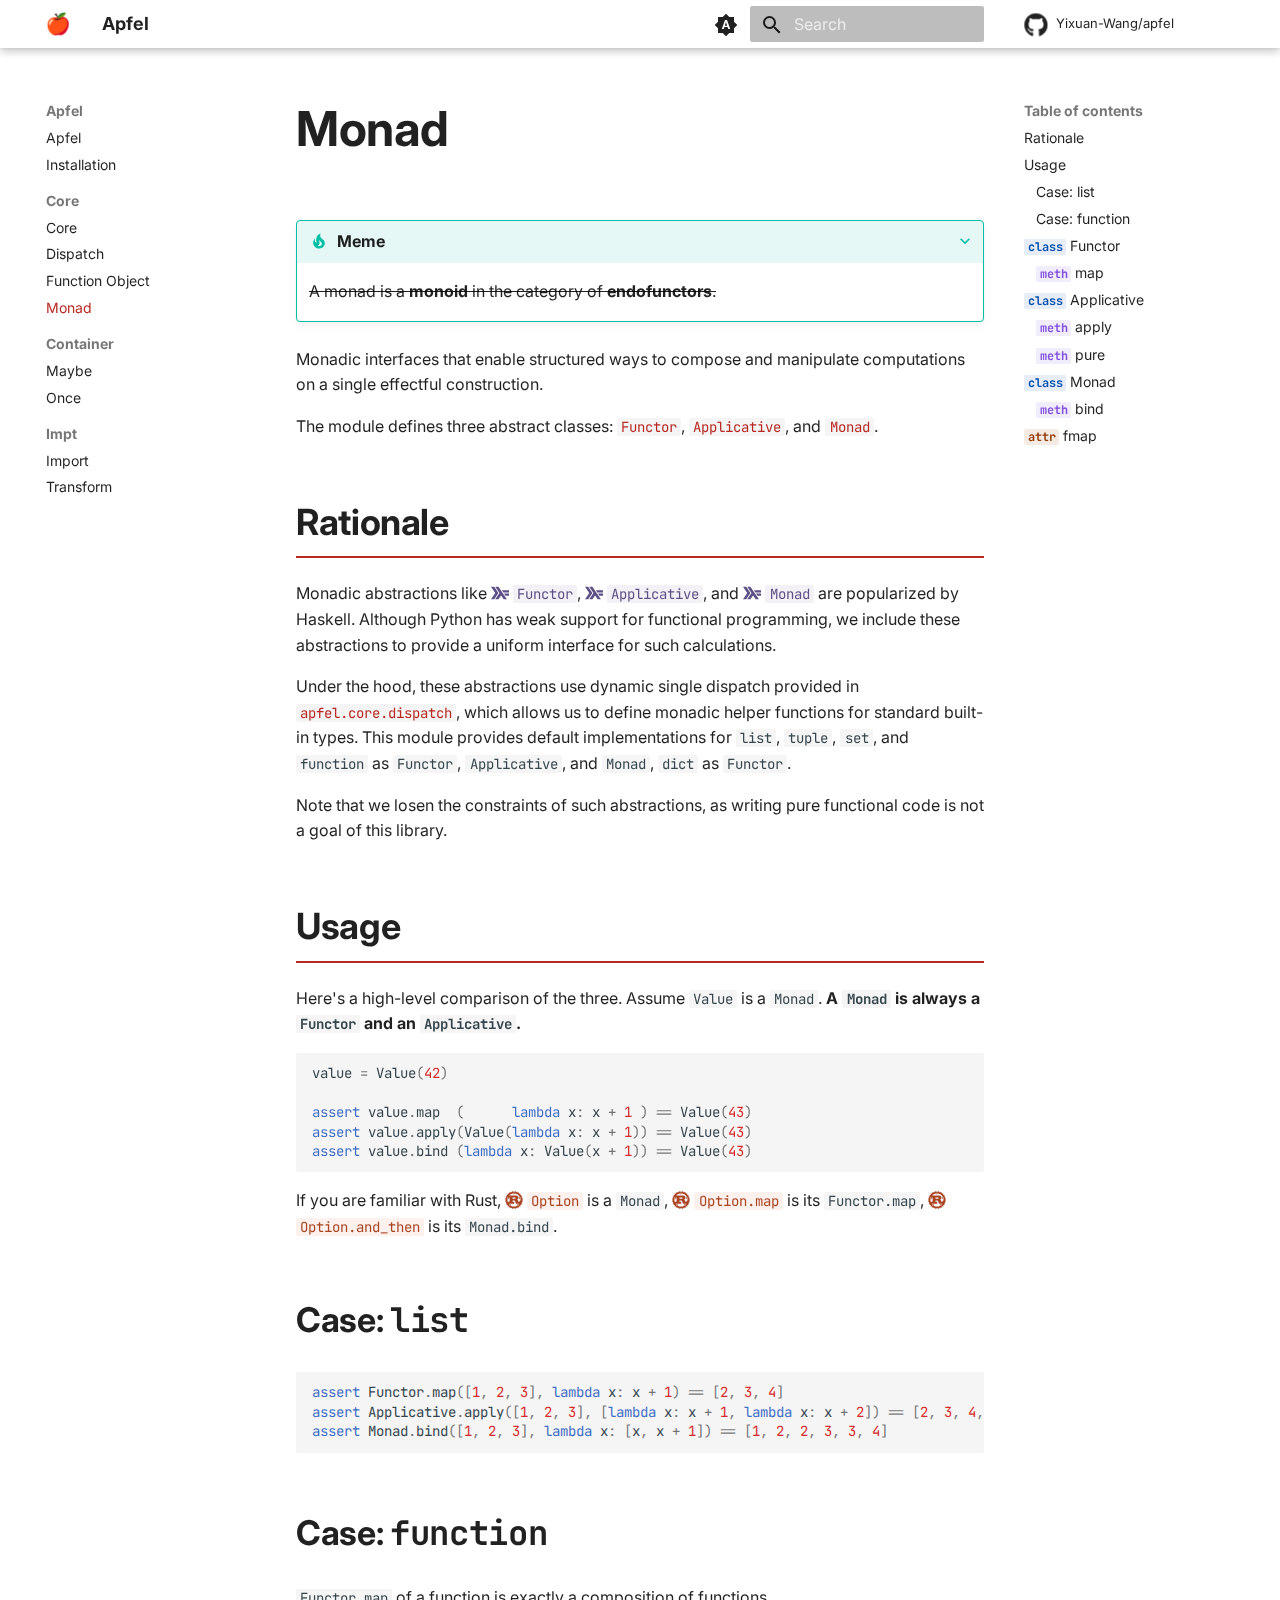
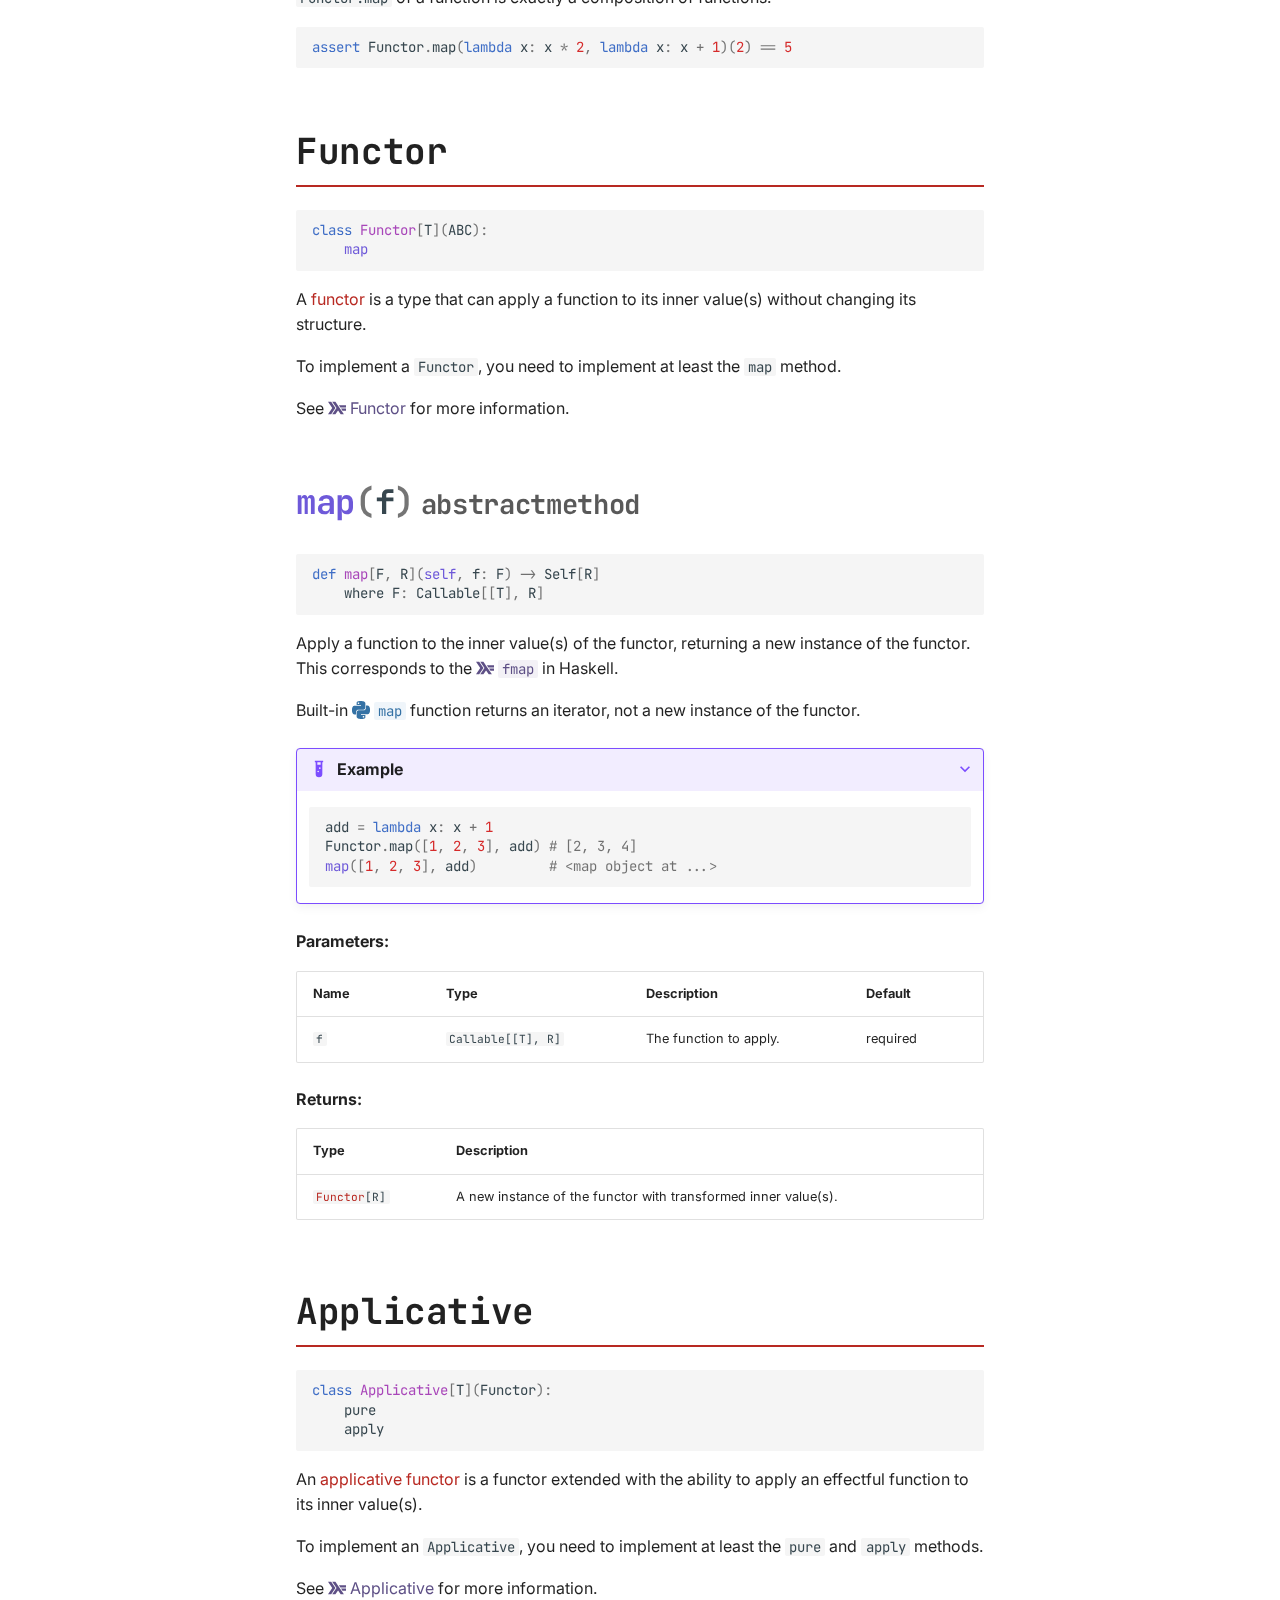
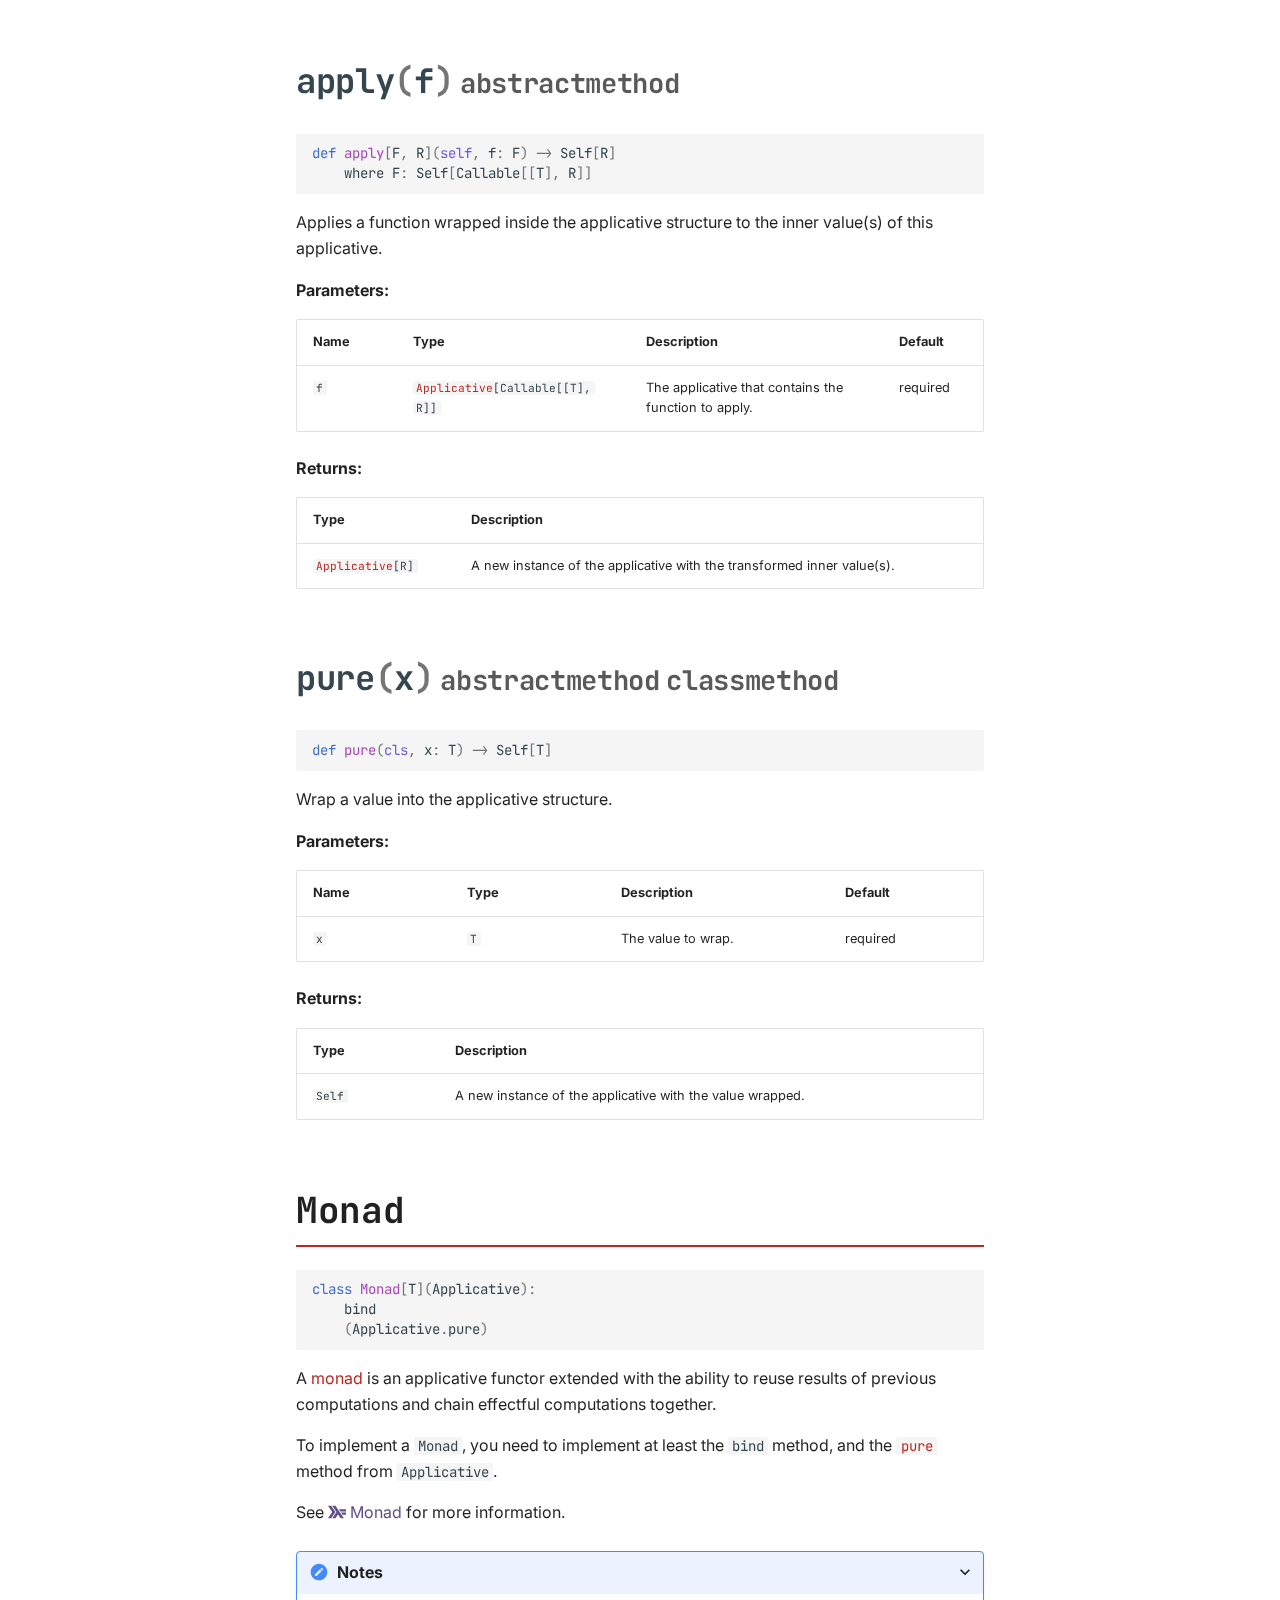
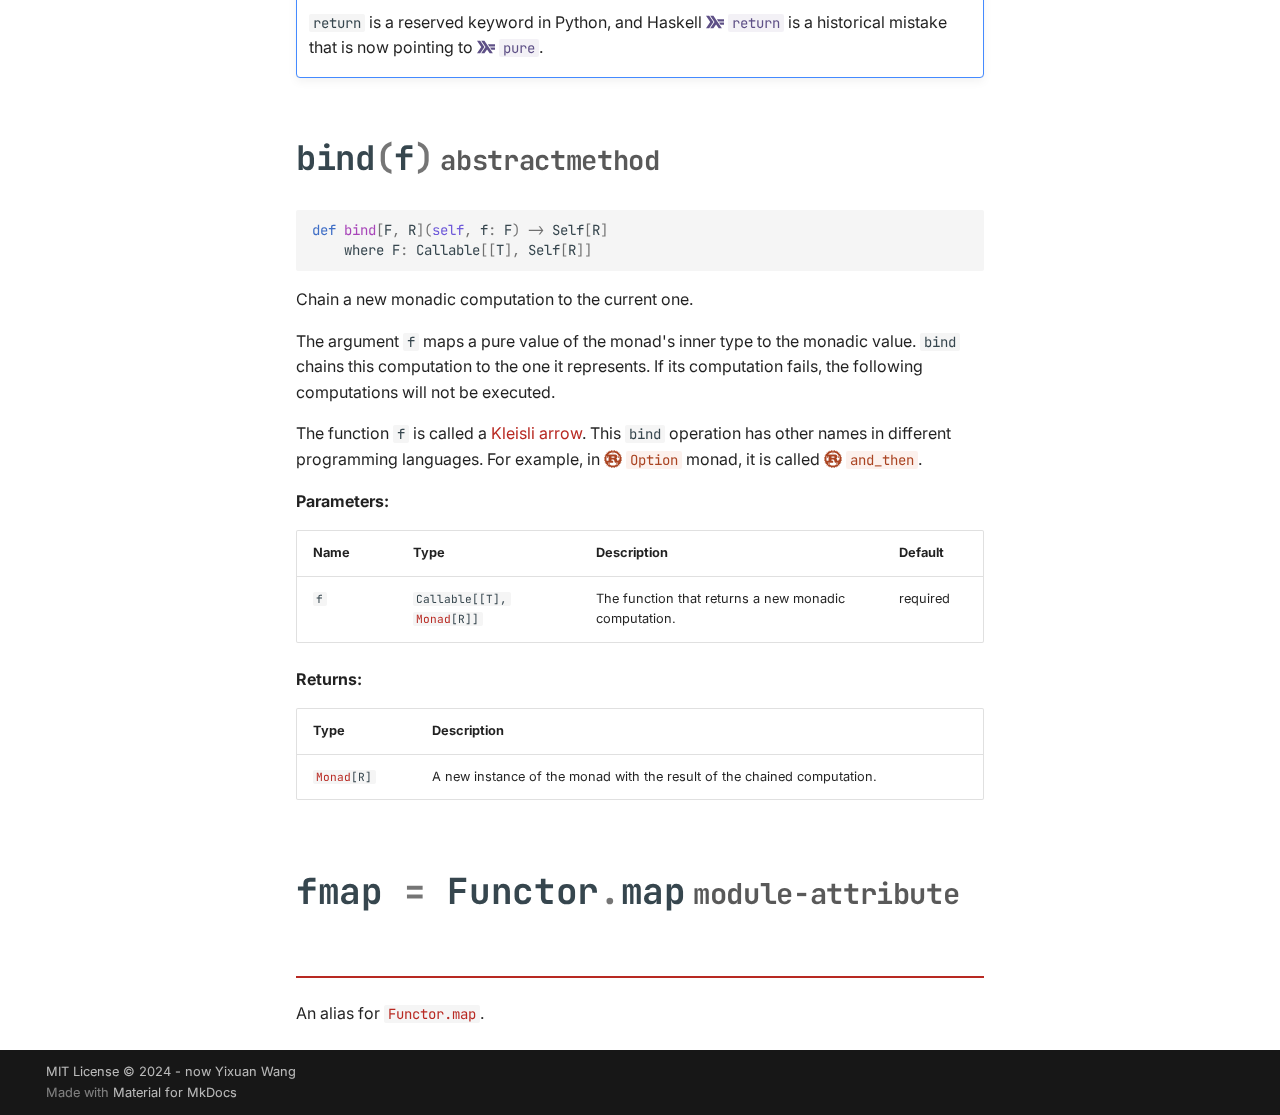
<file: core/monad/index.html>
<!doctype html>
<html lang="en" class="no-js">
  <head>
    
      <meta charset="utf-8">
      <meta name="viewport" content="width=device-width,initial-scale=1">
      
      
      
      
        <link rel="prev" href="../function-object/">
      
      
        <link rel="next" href="../../container/maybe/">
      
      
      <link rel="icon" href="../../asset/red-apple.png">
      <meta name="generator" content="mkdocs-1.6.1, mkdocs-material-9.6.7">
    
    
      
        <title>Monad - Apfel</title>
      
    
    
      <link rel="stylesheet" href="../../assets/stylesheets/main.8608ea7d.min.css">
      
        
        <link rel="stylesheet" href="../../assets/stylesheets/palette.06af60db.min.css">
      
      


    
    
      
    
    
    <link rel="preconnect" href="https://fonts.googleapis.com">
    <link rel="preconnect" href="https://fonts.gstatic.com" crossorigin>
    <link href="https://fonts.googleapis.com/css2?family=Inter:ital,opsz,wght@0,14..32,100..900;1,14..32,100..900&family=JetBrains+Mono:ital,wght@0,100..800;1,100..800&display=swap" rel="stylesheet">

    
      <link rel="stylesheet" href="../../assets/_mkdocstrings.css">
    
      <link rel="stylesheet" href="../../stylesheet/extra.css">
    
    <script>__md_scope=new URL("../..",location),__md_hash=e=>[...e].reduce(((e,_)=>(e<<5)-e+_.charCodeAt(0)),0),__md_get=(e,_=localStorage,t=__md_scope)=>JSON.parse(_.getItem(t.pathname+"."+e)),__md_set=(e,_,t=localStorage,a=__md_scope)=>{try{t.setItem(a.pathname+"."+e,JSON.stringify(_))}catch(e){}}</script>
    
      

    
    
    
  </head>
  
  
    
    
      
    
    
    
    
    <body dir="ltr" data-md-color-scheme="default" data-md-color-primary="custom" data-md-color-accent="custom">
  
    
    <input class="md-toggle" data-md-toggle="drawer" type="checkbox" id="__drawer" autocomplete="off">
    <input class="md-toggle" data-md-toggle="search" type="checkbox" id="__search" autocomplete="off">
    <label class="md-overlay" for="__drawer"></label>
    <div data-md-component="skip">
      
        
        <a href="#monad" class="md-skip">
          Skip to content
        </a>
      
    </div>
    <div data-md-component="announce">
      
    </div>
    
    
      

  

<header class="md-header md-header--shadow" data-md-component="header">
  <nav class="md-header__inner md-grid" aria-label="Header">
    <a href="../.." title="Apfel" class="md-header__button md-logo" aria-label="Apfel" data-md-component="logo">
      
  <img src="../../asset/red-apple.png" alt="logo">

    </a>
    <label class="md-header__button md-icon" for="__drawer">
      
      <svg xmlns="http://www.w3.org/2000/svg" viewBox="0 0 24 24"><path d="M3 6h18v2H3zm0 5h18v2H3zm0 5h18v2H3z"/></svg>
    </label>
    <div class="md-header__title" data-md-component="header-title">
      <div class="md-header__ellipsis">
        <div class="md-header__topic">
          <span class="md-ellipsis">
            Apfel
          </span>
        </div>
        <div class="md-header__topic" data-md-component="header-topic">
          <span class="md-ellipsis">
            
              Monad
            
          </span>
        </div>
      </div>
    </div>
    
      
        <form class="md-header__option" data-md-component="palette">
  
    
    
    
    <input class="md-option" data-md-color-media="(prefers-color-scheme)" data-md-color-scheme="default" data-md-color-primary="custom" data-md-color-accent="custom"  aria-label="Switch to light mode"  type="radio" name="__palette" id="__palette_0">
    
      <label class="md-header__button md-icon" title="Switch to light mode" for="__palette_1" hidden>
        <svg xmlns="http://www.w3.org/2000/svg" viewBox="0 0 24 24"><path d="m14.3 16-.7-2h-3.2l-.7 2H7.8L11 7h2l3.2 9zM20 8.69V4h-4.69L12 .69 8.69 4H4v4.69L.69 12 4 15.31V20h4.69L12 23.31 15.31 20H20v-4.69L23.31 12zm-9.15 3.96h2.3L12 9z"/></svg>
      </label>
    
  
    
    
    
    <input class="md-option" data-md-color-media="(prefers-color-scheme: light)" data-md-color-scheme="default" data-md-color-primary="custom" data-md-color-accent="custom"  aria-label="Switch to dark mode"  type="radio" name="__palette" id="__palette_1">
    
      <label class="md-header__button md-icon" title="Switch to dark mode" for="__palette_2" hidden>
        <svg xmlns="http://www.w3.org/2000/svg" viewBox="0 0 24 24"><path d="M12 8a4 4 0 0 0-4 4 4 4 0 0 0 4 4 4 4 0 0 0 4-4 4 4 0 0 0-4-4m0 10a6 6 0 0 1-6-6 6 6 0 0 1 6-6 6 6 0 0 1 6 6 6 6 0 0 1-6 6m8-9.31V4h-4.69L12 .69 8.69 4H4v4.69L.69 12 4 15.31V20h4.69L12 23.31 15.31 20H20v-4.69L23.31 12z"/></svg>
      </label>
    
  
    
    
    
    <input class="md-option" data-md-color-media="(prefers-color-scheme: dark)" data-md-color-scheme="slate" data-md-color-primary="custom" data-md-color-accent="custom"  aria-label="Switch to system preference"  type="radio" name="__palette" id="__palette_2">
    
      <label class="md-header__button md-icon" title="Switch to system preference" for="__palette_0" hidden>
        <svg xmlns="http://www.w3.org/2000/svg" viewBox="0 0 24 24"><path d="M12 18c-.89 0-1.74-.2-2.5-.55C11.56 16.5 13 14.42 13 12s-1.44-4.5-3.5-5.45C10.26 6.2 11.11 6 12 6a6 6 0 0 1 6 6 6 6 0 0 1-6 6m8-9.31V4h-4.69L12 .69 8.69 4H4v4.69L.69 12 4 15.31V20h4.69L12 23.31 15.31 20H20v-4.69L23.31 12z"/></svg>
      </label>
    
  
</form>
      
    
    
      <script>var palette=__md_get("__palette");if(palette&&palette.color){if("(prefers-color-scheme)"===palette.color.media){var media=matchMedia("(prefers-color-scheme: light)"),input=document.querySelector(media.matches?"[data-md-color-media='(prefers-color-scheme: light)']":"[data-md-color-media='(prefers-color-scheme: dark)']");palette.color.media=input.getAttribute("data-md-color-media"),palette.color.scheme=input.getAttribute("data-md-color-scheme"),palette.color.primary=input.getAttribute("data-md-color-primary"),palette.color.accent=input.getAttribute("data-md-color-accent")}for(var[key,value]of Object.entries(palette.color))document.body.setAttribute("data-md-color-"+key,value)}</script>
    
    
    
      <label class="md-header__button md-icon" for="__search">
        
        <svg xmlns="http://www.w3.org/2000/svg" viewBox="0 0 24 24"><path d="M9.5 3A6.5 6.5 0 0 1 16 9.5c0 1.61-.59 3.09-1.56 4.23l.27.27h.79l5 5-1.5 1.5-5-5v-.79l-.27-.27A6.52 6.52 0 0 1 9.5 16 6.5 6.5 0 0 1 3 9.5 6.5 6.5 0 0 1 9.5 3m0 2C7 5 5 7 5 9.5S7 14 9.5 14 14 12 14 9.5 12 5 9.5 5"/></svg>
      </label>
      <div class="md-search" data-md-component="search" role="dialog">
  <label class="md-search__overlay" for="__search"></label>
  <div class="md-search__inner" role="search">
    <form class="md-search__form" name="search">
      <input type="text" class="md-search__input" name="query" aria-label="Search" placeholder="Search" autocapitalize="off" autocorrect="off" autocomplete="off" spellcheck="false" data-md-component="search-query" required>
      <label class="md-search__icon md-icon" for="__search">
        
        <svg xmlns="http://www.w3.org/2000/svg" viewBox="0 0 24 24"><path d="M9.5 3A6.5 6.5 0 0 1 16 9.5c0 1.61-.59 3.09-1.56 4.23l.27.27h.79l5 5-1.5 1.5-5-5v-.79l-.27-.27A6.52 6.52 0 0 1 9.5 16 6.5 6.5 0 0 1 3 9.5 6.5 6.5 0 0 1 9.5 3m0 2C7 5 5 7 5 9.5S7 14 9.5 14 14 12 14 9.5 12 5 9.5 5"/></svg>
        
        <svg xmlns="http://www.w3.org/2000/svg" viewBox="0 0 24 24"><path d="M20 11v2H8l5.5 5.5-1.42 1.42L4.16 12l7.92-7.92L13.5 5.5 8 11z"/></svg>
      </label>
      <nav class="md-search__options" aria-label="Search">
        
        <button type="reset" class="md-search__icon md-icon" title="Clear" aria-label="Clear" tabindex="-1">
          
          <svg xmlns="http://www.w3.org/2000/svg" viewBox="0 0 24 24"><path d="M19 6.41 17.59 5 12 10.59 6.41 5 5 6.41 10.59 12 5 17.59 6.41 19 12 13.41 17.59 19 19 17.59 13.41 12z"/></svg>
        </button>
      </nav>
      
    </form>
    <div class="md-search__output">
      <div class="md-search__scrollwrap" tabindex="0" data-md-scrollfix>
        <div class="md-search-result" data-md-component="search-result">
          <div class="md-search-result__meta">
            Initializing search
          </div>
          <ol class="md-search-result__list" role="presentation"></ol>
        </div>
      </div>
    </div>
  </div>
</div>
    
    
      <div class="md-header__source">
        <a href="https://github.com/Yixuan-Wang/apfel" title="Go to repository" class="md-source" data-md-component="source">
  <div class="md-source__icon md-icon">
    
    <svg xmlns="http://www.w3.org/2000/svg" viewBox="0 0 496 512"><!--! Font Awesome Free 6.7.2 by @fontawesome - https://fontawesome.com License - https://fontawesome.com/license/free (Icons: CC BY 4.0, Fonts: SIL OFL 1.1, Code: MIT License) Copyright 2024 Fonticons, Inc.--><path d="M165.9 397.4c0 2-2.3 3.6-5.2 3.6-3.3.3-5.6-1.3-5.6-3.6 0-2 2.3-3.6 5.2-3.6 3-.3 5.6 1.3 5.6 3.6m-31.1-4.5c-.7 2 1.3 4.3 4.3 4.9 2.6 1 5.6 0 6.2-2s-1.3-4.3-4.3-5.2c-2.6-.7-5.5.3-6.2 2.3m44.2-1.7c-2.9.7-4.9 2.6-4.6 4.9.3 2 2.9 3.3 5.9 2.6 2.9-.7 4.9-2.6 4.6-4.6-.3-1.9-3-3.2-5.9-2.9M244.8 8C106.1 8 0 113.3 0 252c0 110.9 69.8 205.8 169.5 239.2 12.8 2.3 17.3-5.6 17.3-12.1 0-6.2-.3-40.4-.3-61.4 0 0-70 15-84.7-29.8 0 0-11.4-29.1-27.8-36.6 0 0-22.9-15.7 1.6-15.4 0 0 24.9 2 38.6 25.8 21.9 38.6 58.6 27.5 72.9 20.9 2.3-16 8.8-27.1 16-33.7-55.9-6.2-112.3-14.3-112.3-110.5 0-27.5 7.6-41.3 23.6-58.9-2.6-6.5-11.1-33.3 2.6-67.9 20.9-6.5 69 27 69 27 20-5.6 41.5-8.5 62.8-8.5s42.8 2.9 62.8 8.5c0 0 48.1-33.6 69-27 13.7 34.7 5.2 61.4 2.6 67.9 16 17.7 25.8 31.5 25.8 58.9 0 96.5-58.9 104.2-114.8 110.5 9.2 7.9 17 22.9 17 46.4 0 33.7-.3 75.4-.3 83.6 0 6.5 4.6 14.4 17.3 12.1C428.2 457.8 496 362.9 496 252 496 113.3 383.5 8 244.8 8M97.2 352.9c-1.3 1-1 3.3.7 5.2 1.6 1.6 3.9 2.3 5.2 1 1.3-1 1-3.3-.7-5.2-1.6-1.6-3.9-2.3-5.2-1m-10.8-8.1c-.7 1.3.3 2.9 2.3 3.9 1.6 1 3.6.7 4.3-.7.7-1.3-.3-2.9-2.3-3.9-2-.6-3.6-.3-4.3.7m32.4 35.6c-1.6 1.3-1 4.3 1.3 6.2 2.3 2.3 5.2 2.6 6.5 1 1.3-1.3.7-4.3-1.3-6.2-2.2-2.3-5.2-2.6-6.5-1m-11.4-14.7c-1.6 1-1.6 3.6 0 5.9s4.3 3.3 5.6 2.3c1.6-1.3 1.6-3.9 0-6.2-1.4-2.3-4-3.3-5.6-2"/></svg>
  </div>
  <div class="md-source__repository">
    Yixuan-Wang/apfel
  </div>
</a>
      </div>
    
  </nav>
  
</header>
    
    <div class="md-container" data-md-component="container">
      
      
        
          
        
      
      <main class="md-main" data-md-component="main">
        <div class="md-main__inner md-grid">
          
            
              
              <div class="md-sidebar md-sidebar--primary" data-md-component="sidebar" data-md-type="navigation" >
                <div class="md-sidebar__scrollwrap">
                  <div class="md-sidebar__inner">
                    



<nav class="md-nav md-nav--primary" aria-label="Navigation" data-md-level="0">
  <label class="md-nav__title" for="__drawer">
    <a href="../.." title="Apfel" class="md-nav__button md-logo" aria-label="Apfel" data-md-component="logo">
      
  <img src="../../asset/red-apple.png" alt="logo">

    </a>
    Apfel
  </label>
  
    <div class="md-nav__source">
      <a href="https://github.com/Yixuan-Wang/apfel" title="Go to repository" class="md-source" data-md-component="source">
  <div class="md-source__icon md-icon">
    
    <svg xmlns="http://www.w3.org/2000/svg" viewBox="0 0 496 512"><!--! Font Awesome Free 6.7.2 by @fontawesome - https://fontawesome.com License - https://fontawesome.com/license/free (Icons: CC BY 4.0, Fonts: SIL OFL 1.1, Code: MIT License) Copyright 2024 Fonticons, Inc.--><path d="M165.9 397.4c0 2-2.3 3.6-5.2 3.6-3.3.3-5.6-1.3-5.6-3.6 0-2 2.3-3.6 5.2-3.6 3-.3 5.6 1.3 5.6 3.6m-31.1-4.5c-.7 2 1.3 4.3 4.3 4.9 2.6 1 5.6 0 6.2-2s-1.3-4.3-4.3-5.2c-2.6-.7-5.5.3-6.2 2.3m44.2-1.7c-2.9.7-4.9 2.6-4.6 4.9.3 2 2.9 3.3 5.9 2.6 2.9-.7 4.9-2.6 4.6-4.6-.3-1.9-3-3.2-5.9-2.9M244.8 8C106.1 8 0 113.3 0 252c0 110.9 69.8 205.8 169.5 239.2 12.8 2.3 17.3-5.6 17.3-12.1 0-6.2-.3-40.4-.3-61.4 0 0-70 15-84.7-29.8 0 0-11.4-29.1-27.8-36.6 0 0-22.9-15.7 1.6-15.4 0 0 24.9 2 38.6 25.8 21.9 38.6 58.6 27.5 72.9 20.9 2.3-16 8.8-27.1 16-33.7-55.9-6.2-112.3-14.3-112.3-110.5 0-27.5 7.6-41.3 23.6-58.9-2.6-6.5-11.1-33.3 2.6-67.9 20.9-6.5 69 27 69 27 20-5.6 41.5-8.5 62.8-8.5s42.8 2.9 62.8 8.5c0 0 48.1-33.6 69-27 13.7 34.7 5.2 61.4 2.6 67.9 16 17.7 25.8 31.5 25.8 58.9 0 96.5-58.9 104.2-114.8 110.5 9.2 7.9 17 22.9 17 46.4 0 33.7-.3 75.4-.3 83.6 0 6.5 4.6 14.4 17.3 12.1C428.2 457.8 496 362.9 496 252 496 113.3 383.5 8 244.8 8M97.2 352.9c-1.3 1-1 3.3.7 5.2 1.6 1.6 3.9 2.3 5.2 1 1.3-1 1-3.3-.7-5.2-1.6-1.6-3.9-2.3-5.2-1m-10.8-8.1c-.7 1.3.3 2.9 2.3 3.9 1.6 1 3.6.7 4.3-.7.7-1.3-.3-2.9-2.3-3.9-2-.6-3.6-.3-4.3.7m32.4 35.6c-1.6 1.3-1 4.3 1.3 6.2 2.3 2.3 5.2 2.6 6.5 1 1.3-1.3.7-4.3-1.3-6.2-2.2-2.3-5.2-2.6-6.5-1m-11.4-14.7c-1.6 1-1.6 3.6 0 5.9s4.3 3.3 5.6 2.3c1.6-1.3 1.6-3.9 0-6.2-1.4-2.3-4-3.3-5.6-2"/></svg>
  </div>
  <div class="md-source__repository">
    Yixuan-Wang/apfel
  </div>
</a>
    </div>
  
  <ul class="md-nav__list" data-md-scrollfix>
    
      
      
  
  
  
  
    <li class="md-nav__item">
      <a href="../.." class="md-nav__link">
        
  
  <span class="md-ellipsis">
    Apfel
    
  </span>
  

      </a>
    </li>
  

    
      
      
  
  
  
  
    <li class="md-nav__item">
      <a href="../../install/" class="md-nav__link">
        
  
  <span class="md-ellipsis">
    Installation
    
  </span>
  

      </a>
    </li>
  

    
      
      
  
  
    
  
  
  
    
    
    
      
        
        
      
    
    
    <li class="md-nav__item md-nav__item--active md-nav__item--section md-nav__item--nested">
      
        
        
        <input class="md-nav__toggle md-toggle " type="checkbox" id="__nav_3" checked>
        
          
          <label class="md-nav__link" for="__nav_3" id="__nav_3_label" tabindex="">
            
  
  <span class="md-ellipsis">
    Core
    
  </span>
  

            <span class="md-nav__icon md-icon"></span>
          </label>
        
        <nav class="md-nav" data-md-level="1" aria-labelledby="__nav_3_label" aria-expanded="true">
          <label class="md-nav__title" for="__nav_3">
            <span class="md-nav__icon md-icon"></span>
            Core
          </label>
          <ul class="md-nav__list" data-md-scrollfix>
            
              
                
  
  
  
  
    <li class="md-nav__item">
      <a href="../" class="md-nav__link">
        
  
  <span class="md-ellipsis">
    Core
    
  </span>
  

      </a>
    </li>
  

              
            
              
                
  
  
  
  
    <li class="md-nav__item">
      <a href="../dispatch/" class="md-nav__link">
        
  
  <span class="md-ellipsis">
    Dispatch
    
  </span>
  

      </a>
    </li>
  

              
            
              
                
  
  
  
  
    <li class="md-nav__item">
      <a href="../function-object/" class="md-nav__link">
        
  
  <span class="md-ellipsis">
    Function Object
    
  </span>
  

      </a>
    </li>
  

              
            
              
                
  
  
    
  
  
  
    <li class="md-nav__item md-nav__item--active">
      
      <input class="md-nav__toggle md-toggle" type="checkbox" id="__toc">
      
      
        
      
      
        <label class="md-nav__link md-nav__link--active" for="__toc">
          
  
  <span class="md-ellipsis">
    Monad
    
  </span>
  

          <span class="md-nav__icon md-icon"></span>
        </label>
      
      <a href="./" class="md-nav__link md-nav__link--active">
        
  
  <span class="md-ellipsis">
    Monad
    
  </span>
  

      </a>
      
        

<nav class="md-nav md-nav--secondary" aria-label="Table of contents">
  
  
  
    
  
  
    <label class="md-nav__title" for="__toc">
      <span class="md-nav__icon md-icon"></span>
      Table of contents
    </label>
    <ul class="md-nav__list" data-md-component="toc" data-md-scrollfix>
      
        <li class="md-nav__item">
  <a href="#apfel.core.monad--rationale" class="md-nav__link">
    <span class="md-ellipsis">
      Rationale
    </span>
  </a>
  
</li>
      
        <li class="md-nav__item">
  <a href="#apfel.core.monad--usage" class="md-nav__link">
    <span class="md-ellipsis">
      Usage
    </span>
  </a>
  
    <nav class="md-nav" aria-label="Usage">
      <ul class="md-nav__list">
        
          <li class="md-nav__item">
  <a href="#apfel.core.monad--case-list" class="md-nav__link">
    <span class="md-ellipsis">
      Case: list
    </span>
  </a>
  
</li>
        
          <li class="md-nav__item">
  <a href="#apfel.core.monad--case-function" class="md-nav__link">
    <span class="md-ellipsis">
      Case: function
    </span>
  </a>
  
</li>
        
      </ul>
    </nav>
  
</li>
      
        <li class="md-nav__item">
  <a href="#apfel.core.monad.Functor" class="md-nav__link">
    <span class="md-ellipsis">
      <code class="doc-symbol doc-symbol-toc doc-symbol-class"></code>&nbsp;Functor
    </span>
  </a>
  
    <nav class="md-nav" aria-label=" Functor">
      <ul class="md-nav__list">
        
          <li class="md-nav__item">
  <a href="#apfel.core.monad.Functor.map" class="md-nav__link">
    <span class="md-ellipsis">
      <code class="doc-symbol doc-symbol-toc doc-symbol-method"></code>&nbsp;map
    </span>
  </a>
  
</li>
        
      </ul>
    </nav>
  
</li>
      
        <li class="md-nav__item">
  <a href="#apfel.core.monad.Applicative" class="md-nav__link">
    <span class="md-ellipsis">
      <code class="doc-symbol doc-symbol-toc doc-symbol-class"></code>&nbsp;Applicative
    </span>
  </a>
  
    <nav class="md-nav" aria-label=" Applicative">
      <ul class="md-nav__list">
        
          <li class="md-nav__item">
  <a href="#apfel.core.monad.Applicative.apply" class="md-nav__link">
    <span class="md-ellipsis">
      <code class="doc-symbol doc-symbol-toc doc-symbol-method"></code>&nbsp;apply
    </span>
  </a>
  
</li>
        
          <li class="md-nav__item">
  <a href="#apfel.core.monad.Applicative.pure" class="md-nav__link">
    <span class="md-ellipsis">
      <code class="doc-symbol doc-symbol-toc doc-symbol-method"></code>&nbsp;pure
    </span>
  </a>
  
</li>
        
      </ul>
    </nav>
  
</li>
      
        <li class="md-nav__item">
  <a href="#apfel.core.monad.Monad" class="md-nav__link">
    <span class="md-ellipsis">
      <code class="doc-symbol doc-symbol-toc doc-symbol-class"></code>&nbsp;Monad
    </span>
  </a>
  
    <nav class="md-nav" aria-label=" Monad">
      <ul class="md-nav__list">
        
          <li class="md-nav__item">
  <a href="#apfel.core.monad.Monad.bind" class="md-nav__link">
    <span class="md-ellipsis">
      <code class="doc-symbol doc-symbol-toc doc-symbol-method"></code>&nbsp;bind
    </span>
  </a>
  
</li>
        
      </ul>
    </nav>
  
</li>
      
        <li class="md-nav__item">
  <a href="#apfel.core.monad.fmap" class="md-nav__link">
    <span class="md-ellipsis">
      <code class="doc-symbol doc-symbol-toc doc-symbol-attribute"></code>&nbsp;fmap
    </span>
  </a>
  
</li>
      
    </ul>
  
</nav>
      
    </li>
  

              
            
          </ul>
        </nav>
      
    </li>
  

    
      
      
  
  
  
  
    
    
    
      
        
        
      
    
    
    <li class="md-nav__item md-nav__item--section md-nav__item--nested">
      
        
        
          
        
        <input class="md-nav__toggle md-toggle md-toggle--indeterminate" type="checkbox" id="__nav_4" >
        
          
          <label class="md-nav__link" for="__nav_4" id="__nav_4_label" tabindex="">
            
  
  <span class="md-ellipsis">
    Container
    
  </span>
  

            <span class="md-nav__icon md-icon"></span>
          </label>
        
        <nav class="md-nav" data-md-level="1" aria-labelledby="__nav_4_label" aria-expanded="false">
          <label class="md-nav__title" for="__nav_4">
            <span class="md-nav__icon md-icon"></span>
            Container
          </label>
          <ul class="md-nav__list" data-md-scrollfix>
            
              
                
  
  
  
  
    <li class="md-nav__item">
      <a href="../../container/maybe/" class="md-nav__link">
        
  
  <span class="md-ellipsis">
    Maybe
    
  </span>
  

      </a>
    </li>
  

              
            
              
                
  
  
  
  
    <li class="md-nav__item">
      <a href="../../container/once/" class="md-nav__link">
        
  
  <span class="md-ellipsis">
    Once
    
  </span>
  

      </a>
    </li>
  

              
            
          </ul>
        </nav>
      
    </li>
  

    
      
      
  
  
  
  
    
    
    
      
        
        
      
    
    
    <li class="md-nav__item md-nav__item--section md-nav__item--nested">
      
        
        
          
        
        <input class="md-nav__toggle md-toggle md-toggle--indeterminate" type="checkbox" id="__nav_5" >
        
          
          <label class="md-nav__link" for="__nav_5" id="__nav_5_label" tabindex="">
            
  
  <span class="md-ellipsis">
    Impt
    
  </span>
  

            <span class="md-nav__icon md-icon"></span>
          </label>
        
        <nav class="md-nav" data-md-level="1" aria-labelledby="__nav_5_label" aria-expanded="false">
          <label class="md-nav__title" for="__nav_5">
            <span class="md-nav__icon md-icon"></span>
            Impt
          </label>
          <ul class="md-nav__list" data-md-scrollfix>
            
              
                
  
  
  
  
    <li class="md-nav__item">
      <a href="../../impt/" class="md-nav__link">
        
  
  <span class="md-ellipsis">
    Import
    
  </span>
  

      </a>
    </li>
  

              
            
              
                
  
  
  
  
    <li class="md-nav__item">
      <a href="../../impt/transform/" class="md-nav__link">
        
  
  <span class="md-ellipsis">
    Transform
    
  </span>
  

      </a>
    </li>
  

              
            
          </ul>
        </nav>
      
    </li>
  

    
  </ul>
</nav>
                  </div>
                </div>
              </div>
            
            
              
              <div class="md-sidebar md-sidebar--secondary" data-md-component="sidebar" data-md-type="toc" >
                <div class="md-sidebar__scrollwrap">
                  <div class="md-sidebar__inner">
                    

<nav class="md-nav md-nav--secondary" aria-label="Table of contents">
  
  
  
    
  
  
    <label class="md-nav__title" for="__toc">
      <span class="md-nav__icon md-icon"></span>
      Table of contents
    </label>
    <ul class="md-nav__list" data-md-component="toc" data-md-scrollfix>
      
        <li class="md-nav__item">
  <a href="#apfel.core.monad--rationale" class="md-nav__link">
    <span class="md-ellipsis">
      Rationale
    </span>
  </a>
  
</li>
      
        <li class="md-nav__item">
  <a href="#apfel.core.monad--usage" class="md-nav__link">
    <span class="md-ellipsis">
      Usage
    </span>
  </a>
  
    <nav class="md-nav" aria-label="Usage">
      <ul class="md-nav__list">
        
          <li class="md-nav__item">
  <a href="#apfel.core.monad--case-list" class="md-nav__link">
    <span class="md-ellipsis">
      Case: list
    </span>
  </a>
  
</li>
        
          <li class="md-nav__item">
  <a href="#apfel.core.monad--case-function" class="md-nav__link">
    <span class="md-ellipsis">
      Case: function
    </span>
  </a>
  
</li>
        
      </ul>
    </nav>
  
</li>
      
        <li class="md-nav__item">
  <a href="#apfel.core.monad.Functor" class="md-nav__link">
    <span class="md-ellipsis">
      <code class="doc-symbol doc-symbol-toc doc-symbol-class"></code>&nbsp;Functor
    </span>
  </a>
  
    <nav class="md-nav" aria-label=" Functor">
      <ul class="md-nav__list">
        
          <li class="md-nav__item">
  <a href="#apfel.core.monad.Functor.map" class="md-nav__link">
    <span class="md-ellipsis">
      <code class="doc-symbol doc-symbol-toc doc-symbol-method"></code>&nbsp;map
    </span>
  </a>
  
</li>
        
      </ul>
    </nav>
  
</li>
      
        <li class="md-nav__item">
  <a href="#apfel.core.monad.Applicative" class="md-nav__link">
    <span class="md-ellipsis">
      <code class="doc-symbol doc-symbol-toc doc-symbol-class"></code>&nbsp;Applicative
    </span>
  </a>
  
    <nav class="md-nav" aria-label=" Applicative">
      <ul class="md-nav__list">
        
          <li class="md-nav__item">
  <a href="#apfel.core.monad.Applicative.apply" class="md-nav__link">
    <span class="md-ellipsis">
      <code class="doc-symbol doc-symbol-toc doc-symbol-method"></code>&nbsp;apply
    </span>
  </a>
  
</li>
        
          <li class="md-nav__item">
  <a href="#apfel.core.monad.Applicative.pure" class="md-nav__link">
    <span class="md-ellipsis">
      <code class="doc-symbol doc-symbol-toc doc-symbol-method"></code>&nbsp;pure
    </span>
  </a>
  
</li>
        
      </ul>
    </nav>
  
</li>
      
        <li class="md-nav__item">
  <a href="#apfel.core.monad.Monad" class="md-nav__link">
    <span class="md-ellipsis">
      <code class="doc-symbol doc-symbol-toc doc-symbol-class"></code>&nbsp;Monad
    </span>
  </a>
  
    <nav class="md-nav" aria-label=" Monad">
      <ul class="md-nav__list">
        
          <li class="md-nav__item">
  <a href="#apfel.core.monad.Monad.bind" class="md-nav__link">
    <span class="md-ellipsis">
      <code class="doc-symbol doc-symbol-toc doc-symbol-method"></code>&nbsp;bind
    </span>
  </a>
  
</li>
        
      </ul>
    </nav>
  
</li>
      
        <li class="md-nav__item">
  <a href="#apfel.core.monad.fmap" class="md-nav__link">
    <span class="md-ellipsis">
      <code class="doc-symbol doc-symbol-toc doc-symbol-attribute"></code>&nbsp;fmap
    </span>
  </a>
  
</li>
      
    </ul>
  
</nav>
                  </div>
                </div>
              </div>
            
          
          
            <div class="md-content" data-md-component="content">
              <article class="md-content__inner md-typeset">
                
                  


  
  


<h1 id="monad">Monad<a class="headerlink" href="#monad" title="Permanent link">#</a></h1>


<div class="doc doc-object doc-module">




    <div class="doc doc-contents first">



<details class="tip" open>
  <summary>Meme</summary>
  <p><del>A monad is a <strong>monoid</strong> in the category of <strong>endofunctors</strong>.</del></p>
</details>        <p>Monadic interfaces that enable
structured ways to compose and manipulate computations on a single effectful construction.</p>
<p>The module defines three abstract classes: <a class="autorefs autorefs-internal" title=" Functor" href="#apfel.core.monad.Functor"><code>Functor</code></a>,
<a class="autorefs autorefs-internal" title=" Applicative" href="#apfel.core.monad.Applicative"><code>Applicative</code></a>, and <a class="autorefs autorefs-internal" title=" Monad" href="#apfel.core.monad.Monad"><code>Monad</code></a>.</p>
<h2 id="apfel.core.monad--rationale">Rationale<a class="headerlink" href="#apfel.core.monad--rationale" title="Permanent link">#</a></h2>
<p>Monadic abstractions like <a class="ref hs" href="https://hackage.haskell.org/package/base/docs/Data-Functor.html"><code>Functor</code></a>, <a class="ref hs" href="https://hackage.haskell.org/package/base/docs/Control-Applicative.html"><code>Applicative</code></a>, and <a class="ref hs" href="https://hackage.haskell.org/package/base/docs/Control-Monad.html"><code>Monad</code></a> are popularized by Haskell.
Although Python has weak support for functional programming, we include these abstractions to provide a uniform interface for such calculations.</p>
<p>Under the hood, these abstractions use dynamic single dispatch provided in <a href="/core/dispatch"><code>apfel.core.dispatch</code></a>, which
allows us to define monadic helper functions for standard built-in types.
This module provides default implementations for <code>list</code>, <code>tuple</code>, <code>set</code>, and <code>function</code> as <code>Functor</code>, <code>Applicative</code>, and <code>Monad</code>, <code>dict</code> as <code>Functor</code>.</p>
<p>Note that we losen the constraints of such abstractions, as writing pure functional code is not a goal of this library.</p>
<h2 id="apfel.core.monad--usage">Usage<a class="headerlink" href="#apfel.core.monad--usage" title="Permanent link">#</a></h2>
<p>Here's a high-level comparison of the three.
Assume <code>Value</code> is a <code>Monad</code>.
<strong>A <code>Monad</code> is always a <code>Functor</code> and an <code>Applicative</code>.</strong></p>
<div class="highlight"><pre><span></span><code><a id="__codelineno-0-1" name="__codelineno-0-1" href="#__codelineno-0-1"></a><span class="n">value</span> <span class="o">=</span> <span class="n">Value</span><span class="p">(</span><span class="mi">42</span><span class="p">)</span>
<a id="__codelineno-0-2" name="__codelineno-0-2" href="#__codelineno-0-2"></a>
<a id="__codelineno-0-3" name="__codelineno-0-3" href="#__codelineno-0-3"></a><span class="k">assert</span> <span class="n">value</span><span class="o">.</span><span class="n">map</span>  <span class="p">(</span>      <span class="k">lambda</span> <span class="n">x</span><span class="p">:</span> <span class="n">x</span> <span class="o">+</span> <span class="mi">1</span> <span class="p">)</span> <span class="o">==</span> <span class="n">Value</span><span class="p">(</span><span class="mi">43</span><span class="p">)</span>
<a id="__codelineno-0-4" name="__codelineno-0-4" href="#__codelineno-0-4"></a><span class="k">assert</span> <span class="n">value</span><span class="o">.</span><span class="n">apply</span><span class="p">(</span><span class="n">Value</span><span class="p">(</span><span class="k">lambda</span> <span class="n">x</span><span class="p">:</span> <span class="n">x</span> <span class="o">+</span> <span class="mi">1</span><span class="p">))</span> <span class="o">==</span> <span class="n">Value</span><span class="p">(</span><span class="mi">43</span><span class="p">)</span>
<a id="__codelineno-0-5" name="__codelineno-0-5" href="#__codelineno-0-5"></a><span class="k">assert</span> <span class="n">value</span><span class="o">.</span><span class="n">bind</span> <span class="p">(</span><span class="k">lambda</span> <span class="n">x</span><span class="p">:</span> <span class="n">Value</span><span class="p">(</span><span class="n">x</span> <span class="o">+</span> <span class="mi">1</span><span class="p">))</span> <span class="o">==</span> <span class="n">Value</span><span class="p">(</span><span class="mi">43</span><span class="p">)</span>
</code></pre></div>
<p>If you are familiar with Rust,
<a class="ref rs" href="https://doc.rust-lang.org/std/option/enum.Option.html"><code>Option</code></a> is a <code>Monad</code>,
<a class="ref rs" href="https://doc.rust-lang.org/std/option/enum.Option.html#method.map"><code>Option.map</code></a> is its <code>Functor.map</code>,
<a class="ref rs" href="https://doc.rust-lang.org/std/option/enum.Option.html#method.and_then"><code>Option.and_then</code></a> is its <code>Monad.bind</code>.</p>
<h3 id="apfel.core.monad--case-list">Case: <code>list</code><a class="headerlink" href="#apfel.core.monad--case-list" title="Permanent link">#</a></h3>
<div class="highlight"><pre><span></span><code><a id="__codelineno-1-1" name="__codelineno-1-1" href="#__codelineno-1-1"></a><span class="k">assert</span> <span class="n">Functor</span><span class="o">.</span><span class="n">map</span><span class="p">([</span><span class="mi">1</span><span class="p">,</span> <span class="mi">2</span><span class="p">,</span> <span class="mi">3</span><span class="p">],</span> <span class="k">lambda</span> <span class="n">x</span><span class="p">:</span> <span class="n">x</span> <span class="o">+</span> <span class="mi">1</span><span class="p">)</span> <span class="o">==</span> <span class="p">[</span><span class="mi">2</span><span class="p">,</span> <span class="mi">3</span><span class="p">,</span> <span class="mi">4</span><span class="p">]</span>
<a id="__codelineno-1-2" name="__codelineno-1-2" href="#__codelineno-1-2"></a><span class="k">assert</span> <span class="n">Applicative</span><span class="o">.</span><span class="n">apply</span><span class="p">([</span><span class="mi">1</span><span class="p">,</span> <span class="mi">2</span><span class="p">,</span> <span class="mi">3</span><span class="p">],</span> <span class="p">[</span><span class="k">lambda</span> <span class="n">x</span><span class="p">:</span> <span class="n">x</span> <span class="o">+</span> <span class="mi">1</span><span class="p">,</span> <span class="k">lambda</span> <span class="n">x</span><span class="p">:</span> <span class="n">x</span> <span class="o">+</span> <span class="mi">2</span><span class="p">])</span> <span class="o">==</span> <span class="p">[</span><span class="mi">2</span><span class="p">,</span> <span class="mi">3</span><span class="p">,</span> <span class="mi">4</span><span class="p">,</span> <span class="mi">3</span><span class="p">,</span> <span class="mi">4</span><span class="p">,</span> <span class="mi">5</span><span class="p">]</span>
<a id="__codelineno-1-3" name="__codelineno-1-3" href="#__codelineno-1-3"></a><span class="k">assert</span> <span class="n">Monad</span><span class="o">.</span><span class="n">bind</span><span class="p">([</span><span class="mi">1</span><span class="p">,</span> <span class="mi">2</span><span class="p">,</span> <span class="mi">3</span><span class="p">],</span> <span class="k">lambda</span> <span class="n">x</span><span class="p">:</span> <span class="p">[</span><span class="n">x</span><span class="p">,</span> <span class="n">x</span> <span class="o">+</span> <span class="mi">1</span><span class="p">])</span> <span class="o">==</span> <span class="p">[</span><span class="mi">1</span><span class="p">,</span> <span class="mi">2</span><span class="p">,</span> <span class="mi">2</span><span class="p">,</span> <span class="mi">3</span><span class="p">,</span> <span class="mi">3</span><span class="p">,</span> <span class="mi">4</span><span class="p">]</span>
</code></pre></div>
<h3 id="apfel.core.monad--case-function">Case: <code>function</code><a class="headerlink" href="#apfel.core.monad--case-function" title="Permanent link">#</a></h3>
<p><code>Functor.map</code> of a function is exactly a composition of functions.</p>
<div class="highlight"><pre><span></span><code><a id="__codelineno-2-1" name="__codelineno-2-1" href="#__codelineno-2-1"></a><span class="k">assert</span> <span class="n">Functor</span><span class="o">.</span><span class="n">map</span><span class="p">(</span><span class="k">lambda</span> <span class="n">x</span><span class="p">:</span> <span class="n">x</span> <span class="o">*</span> <span class="mi">2</span><span class="p">,</span> <span class="k">lambda</span> <span class="n">x</span><span class="p">:</span> <span class="n">x</span> <span class="o">+</span> <span class="mi">1</span><span class="p">)(</span><span class="mi">2</span><span class="p">)</span> <span class="o">==</span> <span class="mi">5</span>
</code></pre></div>








  <div class="doc doc-children">







<div class="doc doc-object doc-class">



<h2 id="apfel.core.monad.Functor" class="doc doc-heading">
            <code>Functor</code>


<a href="#apfel.core.monad.Functor" class="headerlink" title="Permanent link">#</a></h2>


    <div class="doc doc-contents ">


        <div class="highlight"><pre><span></span><code><a id="__codelineno-0-1" name="__codelineno-0-1" href="#__codelineno-0-1"></a><span class="k">class</span><span class="w"> </span><span class="nc">Functor</span><span class="p">[</span><span class="n">T</span><span class="p">](</span><span class="n">ABC</span><span class="p">):</span>
<a id="__codelineno-0-2" name="__codelineno-0-2" href="#__codelineno-0-2"></a>    <span class="nb">map</span>
</code></pre></div>
<p>A <a href="https://en.wikipedia.org/wiki/Functor">functor</a> is a type that can apply
a function to its inner value(s) without changing its structure.</p>
<p>To implement a <code>Functor</code>, you need to implement at least the <code>map</code> method.</p>
<p>See <a class="ref hs" href="https://wiki.haskell.org/Functor">Functor</a> for more information.</p>









  <div class="doc doc-children">







<div class="doc doc-object doc-function">


<h3 id="apfel.core.monad.Functor.map" class="doc doc-heading">
            <code class="highlight language-python"><span class="nb">map</span><span class="p">(</span><span class="n">f</span><span class="p">)</span></code>

  <span class="doc doc-labels">
      <small class="doc doc-label doc-label-abstractmethod"><code>abstractmethod</code></small>
  </span>

<a href="#apfel.core.monad.Functor.map" class="headerlink" title="Permanent link">#</a></h3>


    <div class="doc doc-contents ">

        <div class="highlight"><pre><span></span><code><a id="__codelineno-0-1" name="__codelineno-0-1" href="#__codelineno-0-1"></a><span class="k">def</span><span class="w"> </span><span class="nf">map</span><span class="p">[</span><span class="n">F</span><span class="p">,</span> <span class="n">R</span><span class="p">](</span><span class="bp">self</span><span class="p">,</span> <span class="n">f</span><span class="p">:</span> <span class="n">F</span><span class="p">)</span> <span class="o">-&gt;</span> <span class="n">Self</span><span class="p">[</span><span class="n">R</span><span class="p">]</span>
<a id="__codelineno-0-2" name="__codelineno-0-2" href="#__codelineno-0-2"></a>    <span class="n">where</span> <span class="n">F</span><span class="p">:</span> <span class="n">Callable</span><span class="p">[[</span><span class="n">T</span><span class="p">],</span> <span class="n">R</span><span class="p">]</span>
</code></pre></div>
<p>Apply a function to the inner value(s) of the functor, returning a new 
instance of the functor.
This corresponds to the <a class="ref hs" href="https://hackage.haskell.org/package/base/docs/Prelude.html#v:fmap"><code>fmap</code></a> in Haskell.</p>
<p>Built-in <a class="ref py" href="https://docs.python.org/3/library/functions.html#map"><code>map</code></a> function
returns an iterator, not a new instance of the functor.</p>


<details class="example" open>
  <summary>Example</summary>
  <div class="highlight"><pre><span></span><code><a id="__codelineno-0-1" name="__codelineno-0-1" href="#__codelineno-0-1"></a><span class="n">add</span> <span class="o">=</span> <span class="k">lambda</span> <span class="n">x</span><span class="p">:</span> <span class="n">x</span> <span class="o">+</span> <span class="mi">1</span>
<a id="__codelineno-0-2" name="__codelineno-0-2" href="#__codelineno-0-2"></a><span class="n">Functor</span><span class="o">.</span><span class="n">map</span><span class="p">([</span><span class="mi">1</span><span class="p">,</span> <span class="mi">2</span><span class="p">,</span> <span class="mi">3</span><span class="p">],</span> <span class="n">add</span><span class="p">)</span> <span class="c1"># [2, 3, 4]</span>
<a id="__codelineno-0-3" name="__codelineno-0-3" href="#__codelineno-0-3"></a><span class="nb">map</span><span class="p">([</span><span class="mi">1</span><span class="p">,</span> <span class="mi">2</span><span class="p">,</span> <span class="mi">3</span><span class="p">],</span> <span class="n">add</span><span class="p">)</span>         <span class="c1"># &lt;map object at ...&gt;</span>
</code></pre></div>
</details>

<p><span class="doc-section-title">Parameters:</span></p>
    <table>
      <thead>
        <tr>
          <th>Name</th>
          <th>Type</th>
          <th>Description</th>
          <th>Default</th>
        </tr>
      </thead>
      <tbody>
          <tr class="doc-section-item">
            <td>
                <code>f</code>
            </td>
            <td>
                  <code><span title="collections.abc.Callable">Callable</span>[[<span title="T">T</span>], <span title="R">R</span>]</code>
            </td>
            <td>
              <div class="doc-md-description">
                <p>The function to apply.</p>
              </div>
            </td>
            <td>
                <em>required</em>
            </td>
          </tr>
      </tbody>
    </table>


    <p><span class="doc-section-title">Returns:</span></p>
    <table>
      <thead>
        <tr>
          <th>Type</th>
          <th>Description</th>
        </tr>
      </thead>
      <tbody>
          <tr class="doc-section-item">
            <td>
                  <code><a class="autorefs autorefs-internal" title=" Functor (apfel.core.monad._definition.Functor)" href="#apfel.core.monad.Functor">Functor</a>[<span title="R">R</span>]</code>
            </td>
            <td>
              <div class="doc-md-description">
                <p>A new instance of the functor with transformed inner value(s).</p>
              </div>
            </td>
          </tr>
      </tbody>
    </table>

    </div>

</div>




  </div>

    </div>

</div>






<div class="doc doc-object doc-class">



<h2 id="apfel.core.monad.Applicative" class="doc doc-heading">
            <code>Applicative</code>


<a href="#apfel.core.monad.Applicative" class="headerlink" title="Permanent link">#</a></h2>


    <div class="doc doc-contents ">


        <div class="highlight"><pre><span></span><code><a id="__codelineno-0-1" name="__codelineno-0-1" href="#__codelineno-0-1"></a><span class="k">class</span><span class="w"> </span><span class="nc">Applicative</span><span class="p">[</span><span class="n">T</span><span class="p">](</span><span class="n">Functor</span><span class="p">):</span>
<a id="__codelineno-0-2" name="__codelineno-0-2" href="#__codelineno-0-2"></a>    <span class="n">pure</span>
<a id="__codelineno-0-3" name="__codelineno-0-3" href="#__codelineno-0-3"></a>    <span class="n">apply</span>
</code></pre></div>
<p>An <a href="https://en.wikipedia.org/wiki/Applicative_functor">applicative functor</a> is a functor
extended with the ability to apply an effectful function to its inner value(s).</p>
<p>To implement an <code>Applicative</code>, you need to implement at least the <code>pure</code> and <code>apply</code> methods.</p>
<p>See <a class="ref hs" href="https://wiki.haskell.org/Applicative">Applicative</a> for more information.</p>









  <div class="doc doc-children">







<div class="doc doc-object doc-function">


<h3 id="apfel.core.monad.Applicative.apply" class="doc doc-heading">
            <code class="highlight language-python"><span class="n">apply</span><span class="p">(</span><span class="n">f</span><span class="p">)</span></code>

  <span class="doc doc-labels">
      <small class="doc doc-label doc-label-abstractmethod"><code>abstractmethod</code></small>
  </span>

<a href="#apfel.core.monad.Applicative.apply" class="headerlink" title="Permanent link">#</a></h3>


    <div class="doc doc-contents ">

        <div class="highlight"><pre><span></span><code><a id="__codelineno-0-1" name="__codelineno-0-1" href="#__codelineno-0-1"></a><span class="k">def</span><span class="w"> </span><span class="nf">apply</span><span class="p">[</span><span class="n">F</span><span class="p">,</span> <span class="n">R</span><span class="p">](</span><span class="bp">self</span><span class="p">,</span> <span class="n">f</span><span class="p">:</span> <span class="n">F</span><span class="p">)</span> <span class="o">-&gt;</span> <span class="n">Self</span><span class="p">[</span><span class="n">R</span><span class="p">]</span>
<a id="__codelineno-0-2" name="__codelineno-0-2" href="#__codelineno-0-2"></a>    <span class="n">where</span> <span class="n">F</span><span class="p">:</span> <span class="n">Self</span><span class="p">[</span><span class="n">Callable</span><span class="p">[[</span><span class="n">T</span><span class="p">],</span> <span class="n">R</span><span class="p">]]</span>
</code></pre></div>
<p>Applies a function wrapped inside the applicative structure to the inner value(s) of this applicative.</p>


<p><span class="doc-section-title">Parameters:</span></p>
    <table>
      <thead>
        <tr>
          <th>Name</th>
          <th>Type</th>
          <th>Description</th>
          <th>Default</th>
        </tr>
      </thead>
      <tbody>
          <tr class="doc-section-item">
            <td>
                <code>f</code>
            </td>
            <td>
                  <code><a class="autorefs autorefs-internal" title=" Applicative (apfel.core.monad._definition.Applicative)" href="#apfel.core.monad.Applicative">Applicative</a>[<span title="collections.abc.Callable">Callable</span>[[<span title="T">T</span>], <span title="R">R</span>]]</code>
            </td>
            <td>
              <div class="doc-md-description">
                <p>The applicative that contains the function to apply.</p>
              </div>
            </td>
            <td>
                <em>required</em>
            </td>
          </tr>
      </tbody>
    </table>


    <p><span class="doc-section-title">Returns:</span></p>
    <table>
      <thead>
        <tr>
          <th>Type</th>
          <th>Description</th>
        </tr>
      </thead>
      <tbody>
          <tr class="doc-section-item">
            <td>
                  <code><a class="autorefs autorefs-internal" title=" Applicative (apfel.core.monad._definition.Applicative)" href="#apfel.core.monad.Applicative">Applicative</a>[<span title="R">R</span>]</code>
            </td>
            <td>
              <div class="doc-md-description">
                <p>A new instance of the applicative with the transformed inner value(s).</p>
              </div>
            </td>
          </tr>
      </tbody>
    </table>

    </div>

</div>






<div class="doc doc-object doc-function">


<h3 id="apfel.core.monad.Applicative.pure" class="doc doc-heading">
            <code class="highlight language-python"><span class="n">pure</span><span class="p">(</span><span class="n">x</span><span class="p">)</span></code>

  <span class="doc doc-labels">
      <small class="doc doc-label doc-label-abstractmethod"><code>abstractmethod</code></small>
      <small class="doc doc-label doc-label-classmethod"><code>classmethod</code></small>
  </span>

<a href="#apfel.core.monad.Applicative.pure" class="headerlink" title="Permanent link">#</a></h3>


    <div class="doc doc-contents ">

        <div class="highlight"><pre><span></span><code><a id="__codelineno-0-1" name="__codelineno-0-1" href="#__codelineno-0-1"></a><span class="k">def</span><span class="w"> </span><span class="nf">pure</span><span class="p">(</span><span class="bp">cls</span><span class="p">,</span> <span class="n">x</span><span class="p">:</span> <span class="n">T</span><span class="p">)</span> <span class="o">-&gt;</span> <span class="n">Self</span><span class="p">[</span><span class="n">T</span><span class="p">]</span>
</code></pre></div>
<p>Wrap a value into the applicative structure.</p>


<p><span class="doc-section-title">Parameters:</span></p>
    <table>
      <thead>
        <tr>
          <th>Name</th>
          <th>Type</th>
          <th>Description</th>
          <th>Default</th>
        </tr>
      </thead>
      <tbody>
          <tr class="doc-section-item">
            <td>
                <code>x</code>
            </td>
            <td>
                  <code><span title="T">T</span></code>
            </td>
            <td>
              <div class="doc-md-description">
                <p>The value to wrap.</p>
              </div>
            </td>
            <td>
                <em>required</em>
            </td>
          </tr>
      </tbody>
    </table>


    <p><span class="doc-section-title">Returns:</span></p>
    <table>
      <thead>
        <tr>
          <th>Type</th>
          <th>Description</th>
        </tr>
      </thead>
      <tbody>
          <tr class="doc-section-item">
            <td>
                  <code><span title="typing.Self">Self</span></code>
            </td>
            <td>
              <div class="doc-md-description">
                <p>A new instance of the applicative with the value wrapped.</p>
              </div>
            </td>
          </tr>
      </tbody>
    </table>

    </div>

</div>




  </div>

    </div>

</div>






<div class="doc doc-object doc-class">



<h2 id="apfel.core.monad.Monad" class="doc doc-heading">
            <code>Monad</code>


<a href="#apfel.core.monad.Monad" class="headerlink" title="Permanent link">#</a></h2>


    <div class="doc doc-contents ">


        <div class="highlight"><pre><span></span><code><a id="__codelineno-0-1" name="__codelineno-0-1" href="#__codelineno-0-1"></a><span class="k">class</span><span class="w"> </span><span class="nc">Monad</span><span class="p">[</span><span class="n">T</span><span class="p">](</span><span class="n">Applicative</span><span class="p">):</span>
<a id="__codelineno-0-2" name="__codelineno-0-2" href="#__codelineno-0-2"></a>    <span class="n">bind</span>
<a id="__codelineno-0-3" name="__codelineno-0-3" href="#__codelineno-0-3"></a>    <span class="p">(</span><span class="n">Applicative</span><span class="o">.</span><span class="n">pure</span><span class="p">)</span>
</code></pre></div>
<p>A <a href="https://en.wikipedia.org/wiki/Monad_(functional_programming)">monad</a> is an applicative
functor extended with the ability to reuse results of previous computations and chain
effectful computations together.</p>
<p>To implement a <code>Monad</code>, you need to implement at least the <code>bind</code> method, and
the <a class="autorefs autorefs-internal" title=" pure" href="#apfel.core.monad.Applicative.pure"><code>pure</code></a> method from <code>Applicative</code>.</p>
<p>See <a class="ref hs" href="https://wiki.haskell.org/Monad">Monad</a> for more information.</p>


<details class="notes" open>
  <summary>Notes</summary>
  <p><code>return</code> is a reserved keyword in Python, and Haskell <a class="ref hs" href="https://hackage.haskell.org/package/base/docs/Prelude.html#v:return"><code>return</code></a> is a historical mistake that is now
pointing to <a class="ref hs" href="https://hackage.haskell.org/package/base/docs/Prelude.html#v:pure"><code>pure</code></a>.</p>
</details>








  <div class="doc doc-children">







<div class="doc doc-object doc-function">


<h3 id="apfel.core.monad.Monad.bind" class="doc doc-heading">
            <code class="highlight language-python"><span class="n">bind</span><span class="p">(</span><span class="n">f</span><span class="p">)</span></code>

  <span class="doc doc-labels">
      <small class="doc doc-label doc-label-abstractmethod"><code>abstractmethod</code></small>
  </span>

<a href="#apfel.core.monad.Monad.bind" class="headerlink" title="Permanent link">#</a></h3>


    <div class="doc doc-contents ">

        <div class="highlight"><pre><span></span><code><a id="__codelineno-0-1" name="__codelineno-0-1" href="#__codelineno-0-1"></a><span class="k">def</span><span class="w"> </span><span class="nf">bind</span><span class="p">[</span><span class="n">F</span><span class="p">,</span> <span class="n">R</span><span class="p">](</span><span class="bp">self</span><span class="p">,</span> <span class="n">f</span><span class="p">:</span> <span class="n">F</span><span class="p">)</span> <span class="o">-&gt;</span> <span class="n">Self</span><span class="p">[</span><span class="n">R</span><span class="p">]</span>
<a id="__codelineno-0-2" name="__codelineno-0-2" href="#__codelineno-0-2"></a>    <span class="n">where</span> <span class="n">F</span><span class="p">:</span> <span class="n">Callable</span><span class="p">[[</span><span class="n">T</span><span class="p">],</span> <span class="n">Self</span><span class="p">[</span><span class="n">R</span><span class="p">]]</span>
</code></pre></div>
<p>Chain a new monadic computation to the current one.</p>
<p>The argument <code>f</code> maps a pure value of the monad's inner type to the monadic value.
<code>bind</code> chains this computation to the one it represents.
If its computation fails, the following computations will not be executed.</p>
<p>The function <code>f</code> is called a <a href="https://en.wikipedia.org/wiki/Kleisli_category">Kleisli arrow</a>.
This <code>bind</code> operation has other names in different programming languages.
For example, in <a class="ref rs" href="https://doc.rust-lang.org/std/option/enum.Option.html"><code>Option</code></a> monad, it is called <a class="ref rs" href="https://doc.rust-lang.org/std/option/enum.Option.html#method.and_then"><code>and_then</code></a>.</p>


<p><span class="doc-section-title">Parameters:</span></p>
    <table>
      <thead>
        <tr>
          <th>Name</th>
          <th>Type</th>
          <th>Description</th>
          <th>Default</th>
        </tr>
      </thead>
      <tbody>
          <tr class="doc-section-item">
            <td>
                <code>f</code>
            </td>
            <td>
                  <code><span title="collections.abc.Callable">Callable</span>[[<span title="T">T</span>], <a class="autorefs autorefs-internal" title=" Monad (apfel.core.monad._definition.Monad)" href="#apfel.core.monad.Monad">Monad</a>[<span title="R">R</span>]]</code>
            </td>
            <td>
              <div class="doc-md-description">
                <p>The function that returns a new monadic computation.</p>
              </div>
            </td>
            <td>
                <em>required</em>
            </td>
          </tr>
      </tbody>
    </table>


    <p><span class="doc-section-title">Returns:</span></p>
    <table>
      <thead>
        <tr>
          <th>Type</th>
          <th>Description</th>
        </tr>
      </thead>
      <tbody>
          <tr class="doc-section-item">
            <td>
                  <code><a class="autorefs autorefs-internal" title=" Monad (apfel.core.monad._definition.Monad)" href="#apfel.core.monad.Monad">Monad</a>[<span title="R">R</span>]</code>
            </td>
            <td>
              <div class="doc-md-description">
                <p>A new instance of the monad with the result of the chained computation.</p>
              </div>
            </td>
          </tr>
      </tbody>
    </table>

    </div>

</div>




  </div>

    </div>

</div>






<div class="doc doc-object doc-attribute">



<h2 id="apfel.core.monad.fmap" class="doc doc-heading">
            <code class="highlight language-python"><span class="n">fmap</span> <span class="o">=</span> <span class="n">Functor</span><span class="o">.</span><span class="n">map</span></code>

  <span class="doc doc-labels">
      <small class="doc doc-label doc-label-module-attribute"><code>module-attribute</code></small>
  </span>

<a href="#apfel.core.monad.fmap" class="headerlink" title="Permanent link">#</a></h2>


    <div class="doc doc-contents ">

        <p>An alias for <a class="autorefs autorefs-internal" title=" map" href="#apfel.core.monad.Functor.map"><code>Functor.map</code></a>.</p>
    </div>

</div>




  </div>

    </div>

</div>












                
              </article>
            </div>
          
          
<script>var target=document.getElementById(location.hash.slice(1));target&&target.name&&(target.checked=target.name.startsWith("__tabbed_"))</script>
        </div>
        
      </main>
      
        <footer class="md-footer">
  
  <div class="md-footer-meta md-typeset">
    <div class="md-footer-meta__inner md-grid">
      <div class="md-copyright">
  
    <div class="md-copyright__highlight">
      MIT License &copy; 2024 - now Yixuan Wang
    </div>
  
  
    Made with
    <a href="https://squidfunk.github.io/mkdocs-material/" target="_blank" rel="noopener">
      Material for MkDocs
    </a>
  
</div>
      
    </div>
  </div>
</footer>
      
    </div>
    <div class="md-dialog" data-md-component="dialog">
      <div class="md-dialog__inner md-typeset"></div>
    </div>
    
    
    <script id="__config" type="application/json">{"base": "../..", "features": ["navigation.expand", "navigation.path", "navigation.sections"], "search": "../../assets/javascripts/workers/search.f8cc74c7.min.js", "translations": {"clipboard.copied": "Copied to clipboard", "clipboard.copy": "Copy to clipboard", "search.result.more.one": "1 more on this page", "search.result.more.other": "# more on this page", "search.result.none": "No matching documents", "search.result.one": "1 matching document", "search.result.other": "# matching documents", "search.result.placeholder": "Type to start searching", "search.result.term.missing": "Missing", "select.version": "Select version"}}</script>
    
    
      <script src="../../assets/javascripts/bundle.c8b220af.min.js"></script>
      
    
  </body>
</html>
</file>
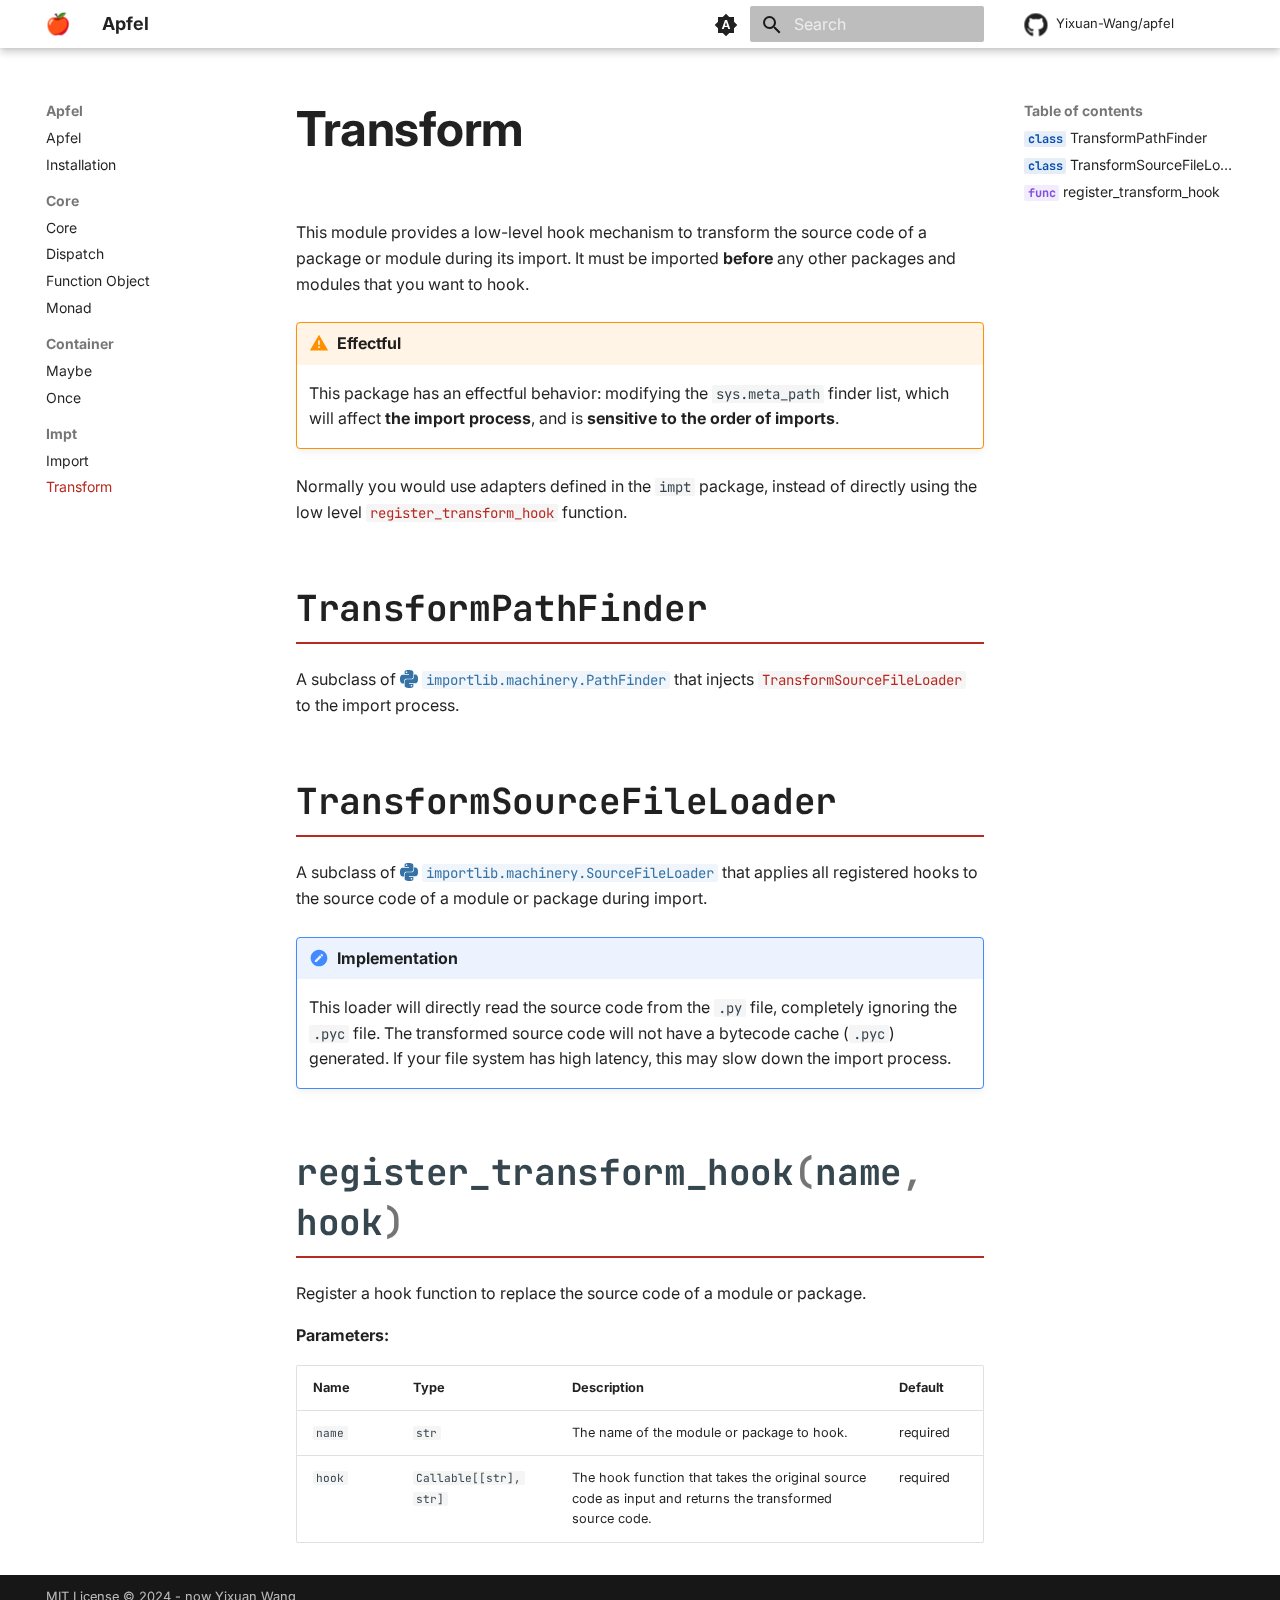
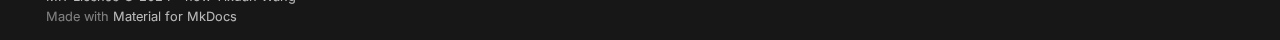
<file: impt/transform/index.html>
<!doctype html>
<html lang="en" class="no-js">
  <head>
    
      <meta charset="utf-8">
      <meta name="viewport" content="width=device-width,initial-scale=1">
      
      
      
      
        <link rel="prev" href="../">
      
      
      
      <link rel="icon" href="../../asset/red-apple.png">
      <meta name="generator" content="mkdocs-1.6.1, mkdocs-material-9.6.7">
    
    
      
        <title>Transform - Apfel</title>
      
    
    
      <link rel="stylesheet" href="../../assets/stylesheets/main.8608ea7d.min.css">
      
        
        <link rel="stylesheet" href="../../assets/stylesheets/palette.06af60db.min.css">
      
      


    
    
      
    
    
    <link rel="preconnect" href="https://fonts.googleapis.com">
    <link rel="preconnect" href="https://fonts.gstatic.com" crossorigin>
    <link href="https://fonts.googleapis.com/css2?family=Inter:ital,opsz,wght@0,14..32,100..900;1,14..32,100..900&family=JetBrains+Mono:ital,wght@0,100..800;1,100..800&display=swap" rel="stylesheet">

    
      <link rel="stylesheet" href="../../assets/_mkdocstrings.css">
    
      <link rel="stylesheet" href="../../stylesheet/extra.css">
    
    <script>__md_scope=new URL("../..",location),__md_hash=e=>[...e].reduce(((e,_)=>(e<<5)-e+_.charCodeAt(0)),0),__md_get=(e,_=localStorage,t=__md_scope)=>JSON.parse(_.getItem(t.pathname+"."+e)),__md_set=(e,_,t=localStorage,a=__md_scope)=>{try{t.setItem(a.pathname+"."+e,JSON.stringify(_))}catch(e){}}</script>
    
      

    
    
    
  </head>
  
  
    
    
      
    
    
    
    
    <body dir="ltr" data-md-color-scheme="default" data-md-color-primary="custom" data-md-color-accent="custom">
  
    
    <input class="md-toggle" data-md-toggle="drawer" type="checkbox" id="__drawer" autocomplete="off">
    <input class="md-toggle" data-md-toggle="search" type="checkbox" id="__search" autocomplete="off">
    <label class="md-overlay" for="__drawer"></label>
    <div data-md-component="skip">
      
        
        <a href="#transform" class="md-skip">
          Skip to content
        </a>
      
    </div>
    <div data-md-component="announce">
      
    </div>
    
    
      

  

<header class="md-header md-header--shadow" data-md-component="header">
  <nav class="md-header__inner md-grid" aria-label="Header">
    <a href="../.." title="Apfel" class="md-header__button md-logo" aria-label="Apfel" data-md-component="logo">
      
  <img src="../../asset/red-apple.png" alt="logo">

    </a>
    <label class="md-header__button md-icon" for="__drawer">
      
      <svg xmlns="http://www.w3.org/2000/svg" viewBox="0 0 24 24"><path d="M3 6h18v2H3zm0 5h18v2H3zm0 5h18v2H3z"/></svg>
    </label>
    <div class="md-header__title" data-md-component="header-title">
      <div class="md-header__ellipsis">
        <div class="md-header__topic">
          <span class="md-ellipsis">
            Apfel
          </span>
        </div>
        <div class="md-header__topic" data-md-component="header-topic">
          <span class="md-ellipsis">
            
              Transform
            
          </span>
        </div>
      </div>
    </div>
    
      
        <form class="md-header__option" data-md-component="palette">
  
    
    
    
    <input class="md-option" data-md-color-media="(prefers-color-scheme)" data-md-color-scheme="default" data-md-color-primary="custom" data-md-color-accent="custom"  aria-label="Switch to light mode"  type="radio" name="__palette" id="__palette_0">
    
      <label class="md-header__button md-icon" title="Switch to light mode" for="__palette_1" hidden>
        <svg xmlns="http://www.w3.org/2000/svg" viewBox="0 0 24 24"><path d="m14.3 16-.7-2h-3.2l-.7 2H7.8L11 7h2l3.2 9zM20 8.69V4h-4.69L12 .69 8.69 4H4v4.69L.69 12 4 15.31V20h4.69L12 23.31 15.31 20H20v-4.69L23.31 12zm-9.15 3.96h2.3L12 9z"/></svg>
      </label>
    
  
    
    
    
    <input class="md-option" data-md-color-media="(prefers-color-scheme: light)" data-md-color-scheme="default" data-md-color-primary="custom" data-md-color-accent="custom"  aria-label="Switch to dark mode"  type="radio" name="__palette" id="__palette_1">
    
      <label class="md-header__button md-icon" title="Switch to dark mode" for="__palette_2" hidden>
        <svg xmlns="http://www.w3.org/2000/svg" viewBox="0 0 24 24"><path d="M12 8a4 4 0 0 0-4 4 4 4 0 0 0 4 4 4 4 0 0 0 4-4 4 4 0 0 0-4-4m0 10a6 6 0 0 1-6-6 6 6 0 0 1 6-6 6 6 0 0 1 6 6 6 6 0 0 1-6 6m8-9.31V4h-4.69L12 .69 8.69 4H4v4.69L.69 12 4 15.31V20h4.69L12 23.31 15.31 20H20v-4.69L23.31 12z"/></svg>
      </label>
    
  
    
    
    
    <input class="md-option" data-md-color-media="(prefers-color-scheme: dark)" data-md-color-scheme="slate" data-md-color-primary="custom" data-md-color-accent="custom"  aria-label="Switch to system preference"  type="radio" name="__palette" id="__palette_2">
    
      <label class="md-header__button md-icon" title="Switch to system preference" for="__palette_0" hidden>
        <svg xmlns="http://www.w3.org/2000/svg" viewBox="0 0 24 24"><path d="M12 18c-.89 0-1.74-.2-2.5-.55C11.56 16.5 13 14.42 13 12s-1.44-4.5-3.5-5.45C10.26 6.2 11.11 6 12 6a6 6 0 0 1 6 6 6 6 0 0 1-6 6m8-9.31V4h-4.69L12 .69 8.69 4H4v4.69L.69 12 4 15.31V20h4.69L12 23.31 15.31 20H20v-4.69L23.31 12z"/></svg>
      </label>
    
  
</form>
      
    
    
      <script>var palette=__md_get("__palette");if(palette&&palette.color){if("(prefers-color-scheme)"===palette.color.media){var media=matchMedia("(prefers-color-scheme: light)"),input=document.querySelector(media.matches?"[data-md-color-media='(prefers-color-scheme: light)']":"[data-md-color-media='(prefers-color-scheme: dark)']");palette.color.media=input.getAttribute("data-md-color-media"),palette.color.scheme=input.getAttribute("data-md-color-scheme"),palette.color.primary=input.getAttribute("data-md-color-primary"),palette.color.accent=input.getAttribute("data-md-color-accent")}for(var[key,value]of Object.entries(palette.color))document.body.setAttribute("data-md-color-"+key,value)}</script>
    
    
    
      <label class="md-header__button md-icon" for="__search">
        
        <svg xmlns="http://www.w3.org/2000/svg" viewBox="0 0 24 24"><path d="M9.5 3A6.5 6.5 0 0 1 16 9.5c0 1.61-.59 3.09-1.56 4.23l.27.27h.79l5 5-1.5 1.5-5-5v-.79l-.27-.27A6.52 6.52 0 0 1 9.5 16 6.5 6.5 0 0 1 3 9.5 6.5 6.5 0 0 1 9.5 3m0 2C7 5 5 7 5 9.5S7 14 9.5 14 14 12 14 9.5 12 5 9.5 5"/></svg>
      </label>
      <div class="md-search" data-md-component="search" role="dialog">
  <label class="md-search__overlay" for="__search"></label>
  <div class="md-search__inner" role="search">
    <form class="md-search__form" name="search">
      <input type="text" class="md-search__input" name="query" aria-label="Search" placeholder="Search" autocapitalize="off" autocorrect="off" autocomplete="off" spellcheck="false" data-md-component="search-query" required>
      <label class="md-search__icon md-icon" for="__search">
        
        <svg xmlns="http://www.w3.org/2000/svg" viewBox="0 0 24 24"><path d="M9.5 3A6.5 6.5 0 0 1 16 9.5c0 1.61-.59 3.09-1.56 4.23l.27.27h.79l5 5-1.5 1.5-5-5v-.79l-.27-.27A6.52 6.52 0 0 1 9.5 16 6.5 6.5 0 0 1 3 9.5 6.5 6.5 0 0 1 9.5 3m0 2C7 5 5 7 5 9.5S7 14 9.5 14 14 12 14 9.5 12 5 9.5 5"/></svg>
        
        <svg xmlns="http://www.w3.org/2000/svg" viewBox="0 0 24 24"><path d="M20 11v2H8l5.5 5.5-1.42 1.42L4.16 12l7.92-7.92L13.5 5.5 8 11z"/></svg>
      </label>
      <nav class="md-search__options" aria-label="Search">
        
        <button type="reset" class="md-search__icon md-icon" title="Clear" aria-label="Clear" tabindex="-1">
          
          <svg xmlns="http://www.w3.org/2000/svg" viewBox="0 0 24 24"><path d="M19 6.41 17.59 5 12 10.59 6.41 5 5 6.41 10.59 12 5 17.59 6.41 19 12 13.41 17.59 19 19 17.59 13.41 12z"/></svg>
        </button>
      </nav>
      
    </form>
    <div class="md-search__output">
      <div class="md-search__scrollwrap" tabindex="0" data-md-scrollfix>
        <div class="md-search-result" data-md-component="search-result">
          <div class="md-search-result__meta">
            Initializing search
          </div>
          <ol class="md-search-result__list" role="presentation"></ol>
        </div>
      </div>
    </div>
  </div>
</div>
    
    
      <div class="md-header__source">
        <a href="https://github.com/Yixuan-Wang/apfel" title="Go to repository" class="md-source" data-md-component="source">
  <div class="md-source__icon md-icon">
    
    <svg xmlns="http://www.w3.org/2000/svg" viewBox="0 0 496 512"><!--! Font Awesome Free 6.7.2 by @fontawesome - https://fontawesome.com License - https://fontawesome.com/license/free (Icons: CC BY 4.0, Fonts: SIL OFL 1.1, Code: MIT License) Copyright 2024 Fonticons, Inc.--><path d="M165.9 397.4c0 2-2.3 3.6-5.2 3.6-3.3.3-5.6-1.3-5.6-3.6 0-2 2.3-3.6 5.2-3.6 3-.3 5.6 1.3 5.6 3.6m-31.1-4.5c-.7 2 1.3 4.3 4.3 4.9 2.6 1 5.6 0 6.2-2s-1.3-4.3-4.3-5.2c-2.6-.7-5.5.3-6.2 2.3m44.2-1.7c-2.9.7-4.9 2.6-4.6 4.9.3 2 2.9 3.3 5.9 2.6 2.9-.7 4.9-2.6 4.6-4.6-.3-1.9-3-3.2-5.9-2.9M244.8 8C106.1 8 0 113.3 0 252c0 110.9 69.8 205.8 169.5 239.2 12.8 2.3 17.3-5.6 17.3-12.1 0-6.2-.3-40.4-.3-61.4 0 0-70 15-84.7-29.8 0 0-11.4-29.1-27.8-36.6 0 0-22.9-15.7 1.6-15.4 0 0 24.9 2 38.6 25.8 21.9 38.6 58.6 27.5 72.9 20.9 2.3-16 8.8-27.1 16-33.7-55.9-6.2-112.3-14.3-112.3-110.5 0-27.5 7.6-41.3 23.6-58.9-2.6-6.5-11.1-33.3 2.6-67.9 20.9-6.5 69 27 69 27 20-5.6 41.5-8.5 62.8-8.5s42.8 2.9 62.8 8.5c0 0 48.1-33.6 69-27 13.7 34.7 5.2 61.4 2.6 67.9 16 17.7 25.8 31.5 25.8 58.9 0 96.5-58.9 104.2-114.8 110.5 9.2 7.9 17 22.9 17 46.4 0 33.7-.3 75.4-.3 83.6 0 6.5 4.6 14.4 17.3 12.1C428.2 457.8 496 362.9 496 252 496 113.3 383.5 8 244.8 8M97.2 352.9c-1.3 1-1 3.3.7 5.2 1.6 1.6 3.9 2.3 5.2 1 1.3-1 1-3.3-.7-5.2-1.6-1.6-3.9-2.3-5.2-1m-10.8-8.1c-.7 1.3.3 2.9 2.3 3.9 1.6 1 3.6.7 4.3-.7.7-1.3-.3-2.9-2.3-3.9-2-.6-3.6-.3-4.3.7m32.4 35.6c-1.6 1.3-1 4.3 1.3 6.2 2.3 2.3 5.2 2.6 6.5 1 1.3-1.3.7-4.3-1.3-6.2-2.2-2.3-5.2-2.6-6.5-1m-11.4-14.7c-1.6 1-1.6 3.6 0 5.9s4.3 3.3 5.6 2.3c1.6-1.3 1.6-3.9 0-6.2-1.4-2.3-4-3.3-5.6-2"/></svg>
  </div>
  <div class="md-source__repository">
    Yixuan-Wang/apfel
  </div>
</a>
      </div>
    
  </nav>
  
</header>
    
    <div class="md-container" data-md-component="container">
      
      
        
          
        
      
      <main class="md-main" data-md-component="main">
        <div class="md-main__inner md-grid">
          
            
              
              <div class="md-sidebar md-sidebar--primary" data-md-component="sidebar" data-md-type="navigation" >
                <div class="md-sidebar__scrollwrap">
                  <div class="md-sidebar__inner">
                    



<nav class="md-nav md-nav--primary" aria-label="Navigation" data-md-level="0">
  <label class="md-nav__title" for="__drawer">
    <a href="../.." title="Apfel" class="md-nav__button md-logo" aria-label="Apfel" data-md-component="logo">
      
  <img src="../../asset/red-apple.png" alt="logo">

    </a>
    Apfel
  </label>
  
    <div class="md-nav__source">
      <a href="https://github.com/Yixuan-Wang/apfel" title="Go to repository" class="md-source" data-md-component="source">
  <div class="md-source__icon md-icon">
    
    <svg xmlns="http://www.w3.org/2000/svg" viewBox="0 0 496 512"><!--! Font Awesome Free 6.7.2 by @fontawesome - https://fontawesome.com License - https://fontawesome.com/license/free (Icons: CC BY 4.0, Fonts: SIL OFL 1.1, Code: MIT License) Copyright 2024 Fonticons, Inc.--><path d="M165.9 397.4c0 2-2.3 3.6-5.2 3.6-3.3.3-5.6-1.3-5.6-3.6 0-2 2.3-3.6 5.2-3.6 3-.3 5.6 1.3 5.6 3.6m-31.1-4.5c-.7 2 1.3 4.3 4.3 4.9 2.6 1 5.6 0 6.2-2s-1.3-4.3-4.3-5.2c-2.6-.7-5.5.3-6.2 2.3m44.2-1.7c-2.9.7-4.9 2.6-4.6 4.9.3 2 2.9 3.3 5.9 2.6 2.9-.7 4.9-2.6 4.6-4.6-.3-1.9-3-3.2-5.9-2.9M244.8 8C106.1 8 0 113.3 0 252c0 110.9 69.8 205.8 169.5 239.2 12.8 2.3 17.3-5.6 17.3-12.1 0-6.2-.3-40.4-.3-61.4 0 0-70 15-84.7-29.8 0 0-11.4-29.1-27.8-36.6 0 0-22.9-15.7 1.6-15.4 0 0 24.9 2 38.6 25.8 21.9 38.6 58.6 27.5 72.9 20.9 2.3-16 8.8-27.1 16-33.7-55.9-6.2-112.3-14.3-112.3-110.5 0-27.5 7.6-41.3 23.6-58.9-2.6-6.5-11.1-33.3 2.6-67.9 20.9-6.5 69 27 69 27 20-5.6 41.5-8.5 62.8-8.5s42.8 2.9 62.8 8.5c0 0 48.1-33.6 69-27 13.7 34.7 5.2 61.4 2.6 67.9 16 17.7 25.8 31.5 25.8 58.9 0 96.5-58.9 104.2-114.8 110.5 9.2 7.9 17 22.9 17 46.4 0 33.7-.3 75.4-.3 83.6 0 6.5 4.6 14.4 17.3 12.1C428.2 457.8 496 362.9 496 252 496 113.3 383.5 8 244.8 8M97.2 352.9c-1.3 1-1 3.3.7 5.2 1.6 1.6 3.9 2.3 5.2 1 1.3-1 1-3.3-.7-5.2-1.6-1.6-3.9-2.3-5.2-1m-10.8-8.1c-.7 1.3.3 2.9 2.3 3.9 1.6 1 3.6.7 4.3-.7.7-1.3-.3-2.9-2.3-3.9-2-.6-3.6-.3-4.3.7m32.4 35.6c-1.6 1.3-1 4.3 1.3 6.2 2.3 2.3 5.2 2.6 6.5 1 1.3-1.3.7-4.3-1.3-6.2-2.2-2.3-5.2-2.6-6.5-1m-11.4-14.7c-1.6 1-1.6 3.6 0 5.9s4.3 3.3 5.6 2.3c1.6-1.3 1.6-3.9 0-6.2-1.4-2.3-4-3.3-5.6-2"/></svg>
  </div>
  <div class="md-source__repository">
    Yixuan-Wang/apfel
  </div>
</a>
    </div>
  
  <ul class="md-nav__list" data-md-scrollfix>
    
      
      
  
  
  
  
    <li class="md-nav__item">
      <a href="../.." class="md-nav__link">
        
  
  <span class="md-ellipsis">
    Apfel
    
  </span>
  

      </a>
    </li>
  

    
      
      
  
  
  
  
    <li class="md-nav__item">
      <a href="../../install/" class="md-nav__link">
        
  
  <span class="md-ellipsis">
    Installation
    
  </span>
  

      </a>
    </li>
  

    
      
      
  
  
  
  
    
    
    
      
        
        
      
    
    
    <li class="md-nav__item md-nav__item--section md-nav__item--nested">
      
        
        
          
        
        <input class="md-nav__toggle md-toggle md-toggle--indeterminate" type="checkbox" id="__nav_3" >
        
          
          <label class="md-nav__link" for="__nav_3" id="__nav_3_label" tabindex="">
            
  
  <span class="md-ellipsis">
    Core
    
  </span>
  

            <span class="md-nav__icon md-icon"></span>
          </label>
        
        <nav class="md-nav" data-md-level="1" aria-labelledby="__nav_3_label" aria-expanded="false">
          <label class="md-nav__title" for="__nav_3">
            <span class="md-nav__icon md-icon"></span>
            Core
          </label>
          <ul class="md-nav__list" data-md-scrollfix>
            
              
                
  
  
  
  
    <li class="md-nav__item">
      <a href="../../core/" class="md-nav__link">
        
  
  <span class="md-ellipsis">
    Core
    
  </span>
  

      </a>
    </li>
  

              
            
              
                
  
  
  
  
    <li class="md-nav__item">
      <a href="../../core/dispatch/" class="md-nav__link">
        
  
  <span class="md-ellipsis">
    Dispatch
    
  </span>
  

      </a>
    </li>
  

              
            
              
                
  
  
  
  
    <li class="md-nav__item">
      <a href="../../core/function-object/" class="md-nav__link">
        
  
  <span class="md-ellipsis">
    Function Object
    
  </span>
  

      </a>
    </li>
  

              
            
              
                
  
  
  
  
    <li class="md-nav__item">
      <a href="../../core/monad/" class="md-nav__link">
        
  
  <span class="md-ellipsis">
    Monad
    
  </span>
  

      </a>
    </li>
  

              
            
          </ul>
        </nav>
      
    </li>
  

    
      
      
  
  
  
  
    
    
    
      
        
        
      
    
    
    <li class="md-nav__item md-nav__item--section md-nav__item--nested">
      
        
        
          
        
        <input class="md-nav__toggle md-toggle md-toggle--indeterminate" type="checkbox" id="__nav_4" >
        
          
          <label class="md-nav__link" for="__nav_4" id="__nav_4_label" tabindex="">
            
  
  <span class="md-ellipsis">
    Container
    
  </span>
  

            <span class="md-nav__icon md-icon"></span>
          </label>
        
        <nav class="md-nav" data-md-level="1" aria-labelledby="__nav_4_label" aria-expanded="false">
          <label class="md-nav__title" for="__nav_4">
            <span class="md-nav__icon md-icon"></span>
            Container
          </label>
          <ul class="md-nav__list" data-md-scrollfix>
            
              
                
  
  
  
  
    <li class="md-nav__item">
      <a href="../../container/maybe/" class="md-nav__link">
        
  
  <span class="md-ellipsis">
    Maybe
    
  </span>
  

      </a>
    </li>
  

              
            
              
                
  
  
  
  
    <li class="md-nav__item">
      <a href="../../container/once/" class="md-nav__link">
        
  
  <span class="md-ellipsis">
    Once
    
  </span>
  

      </a>
    </li>
  

              
            
          </ul>
        </nav>
      
    </li>
  

    
      
      
  
  
    
  
  
  
    
    
    
      
        
        
      
    
    
    <li class="md-nav__item md-nav__item--active md-nav__item--section md-nav__item--nested">
      
        
        
        <input class="md-nav__toggle md-toggle " type="checkbox" id="__nav_5" checked>
        
          
          <label class="md-nav__link" for="__nav_5" id="__nav_5_label" tabindex="">
            
  
  <span class="md-ellipsis">
    Impt
    
  </span>
  

            <span class="md-nav__icon md-icon"></span>
          </label>
        
        <nav class="md-nav" data-md-level="1" aria-labelledby="__nav_5_label" aria-expanded="true">
          <label class="md-nav__title" for="__nav_5">
            <span class="md-nav__icon md-icon"></span>
            Impt
          </label>
          <ul class="md-nav__list" data-md-scrollfix>
            
              
                
  
  
  
  
    <li class="md-nav__item">
      <a href="../" class="md-nav__link">
        
  
  <span class="md-ellipsis">
    Import
    
  </span>
  

      </a>
    </li>
  

              
            
              
                
  
  
    
  
  
  
    <li class="md-nav__item md-nav__item--active">
      
      <input class="md-nav__toggle md-toggle" type="checkbox" id="__toc">
      
      
        
      
      
        <label class="md-nav__link md-nav__link--active" for="__toc">
          
  
  <span class="md-ellipsis">
    Transform
    
  </span>
  

          <span class="md-nav__icon md-icon"></span>
        </label>
      
      <a href="./" class="md-nav__link md-nav__link--active">
        
  
  <span class="md-ellipsis">
    Transform
    
  </span>
  

      </a>
      
        

<nav class="md-nav md-nav--secondary" aria-label="Table of contents">
  
  
  
    
  
  
    <label class="md-nav__title" for="__toc">
      <span class="md-nav__icon md-icon"></span>
      Table of contents
    </label>
    <ul class="md-nav__list" data-md-component="toc" data-md-scrollfix>
      
        <li class="md-nav__item">
  <a href="#apfel.impt.transform.TransformPathFinder" class="md-nav__link">
    <span class="md-ellipsis">
      <code class="doc-symbol doc-symbol-toc doc-symbol-class"></code>&nbsp;TransformPathFinder
    </span>
  </a>
  
</li>
      
        <li class="md-nav__item">
  <a href="#apfel.impt.transform.TransformSourceFileLoader" class="md-nav__link">
    <span class="md-ellipsis">
      <code class="doc-symbol doc-symbol-toc doc-symbol-class"></code>&nbsp;TransformSourceFileLoader
    </span>
  </a>
  
</li>
      
        <li class="md-nav__item">
  <a href="#apfel.impt.transform.register_transform_hook" class="md-nav__link">
    <span class="md-ellipsis">
      <code class="doc-symbol doc-symbol-toc doc-symbol-function"></code>&nbsp;register_transform_hook
    </span>
  </a>
  
</li>
      
    </ul>
  
</nav>
      
    </li>
  

              
            
          </ul>
        </nav>
      
    </li>
  

    
  </ul>
</nav>
                  </div>
                </div>
              </div>
            
            
              
              <div class="md-sidebar md-sidebar--secondary" data-md-component="sidebar" data-md-type="toc" >
                <div class="md-sidebar__scrollwrap">
                  <div class="md-sidebar__inner">
                    

<nav class="md-nav md-nav--secondary" aria-label="Table of contents">
  
  
  
    
  
  
    <label class="md-nav__title" for="__toc">
      <span class="md-nav__icon md-icon"></span>
      Table of contents
    </label>
    <ul class="md-nav__list" data-md-component="toc" data-md-scrollfix>
      
        <li class="md-nav__item">
  <a href="#apfel.impt.transform.TransformPathFinder" class="md-nav__link">
    <span class="md-ellipsis">
      <code class="doc-symbol doc-symbol-toc doc-symbol-class"></code>&nbsp;TransformPathFinder
    </span>
  </a>
  
</li>
      
        <li class="md-nav__item">
  <a href="#apfel.impt.transform.TransformSourceFileLoader" class="md-nav__link">
    <span class="md-ellipsis">
      <code class="doc-symbol doc-symbol-toc doc-symbol-class"></code>&nbsp;TransformSourceFileLoader
    </span>
  </a>
  
</li>
      
        <li class="md-nav__item">
  <a href="#apfel.impt.transform.register_transform_hook" class="md-nav__link">
    <span class="md-ellipsis">
      <code class="doc-symbol doc-symbol-toc doc-symbol-function"></code>&nbsp;register_transform_hook
    </span>
  </a>
  
</li>
      
    </ul>
  
</nav>
                  </div>
                </div>
              </div>
            
          
          
            <div class="md-content" data-md-component="content">
              <article class="md-content__inner md-typeset">
                
                  


  
  


<h1 id="transform">Transform<a class="headerlink" href="#transform" title="Permanent link">#</a></h1>


<div class="doc doc-object doc-module">




    <div class="doc doc-contents first">

        <p>This module provides a low-level hook mechanism to transform the source code of a package or module during its import.
It must be imported <strong>before</strong> any other packages and modules that you want to hook.</p>
<div class="admonition warning">
<p class="admonition-title">Effectful</p>
<p>This package has an effectful behavior: modifying the <code>sys.meta_path</code> finder list, which will affect <strong>the import process</strong>, and is <strong>sensitive to the order of imports</strong>.</p>
</div>
<p>Normally you would use adapters defined in the <code>impt</code> package, instead of directly using the low level <a class="autorefs autorefs-internal" title=" register_transform_hook" href="#apfel.impt.transform.register_transform_hook"><code>register_transform_hook</code></a> function.</p>








  <div class="doc doc-children">







<div class="doc doc-object doc-class">



<h2 id="apfel.impt.transform.TransformPathFinder" class="doc doc-heading">
            <code>TransformPathFinder</code>


<a href="#apfel.impt.transform.TransformPathFinder" class="headerlink" title="Permanent link">#</a></h2>


    <div class="doc doc-contents ">


        <p>A subclass of <a class="ref py" href="https://docs.python.org/3/library/importlib.html#importlib.machinery.PathFinder"><code>importlib.machinery.PathFinder</code></a>
that injects <a class="autorefs autorefs-internal" title=" TransformSourceFileLoader" href="#apfel.impt.transform.TransformSourceFileLoader"><code>TransformSourceFileLoader</code></a> to the import process.</p>









  <div class="doc doc-children">





  </div>

    </div>

</div>






<div class="doc doc-object doc-class">



<h2 id="apfel.impt.transform.TransformSourceFileLoader" class="doc doc-heading">
            <code>TransformSourceFileLoader</code>


<a href="#apfel.impt.transform.TransformSourceFileLoader" class="headerlink" title="Permanent link">#</a></h2>


    <div class="doc doc-contents ">


        <p>A subclass of <a class="ref py" href="https://docs.python.org/3/library/importlib.html#importlib.machinery.SourceFileLoader"><code>importlib.machinery.SourceFileLoader</code></a>
that applies all registered hooks to the source code of a module or package during import.</p>
<div class="admonition note">
<p class="admonition-title">Implementation</p>
<p>This loader will directly read the source code from the <code>.py</code> file, completely ignoring the <code>.pyc</code> file.
The transformed source code will not have a bytecode cache (<code>.pyc</code>) generated.
If your file system has high latency, this may slow down the import process.</p>
</div>









  <div class="doc doc-children">





  </div>

    </div>

</div>






<div class="doc doc-object doc-function">


<h2 id="apfel.impt.transform.register_transform_hook" class="doc doc-heading">
            <code class="highlight language-python"><span class="n">register_transform_hook</span><span class="p">(</span><span class="n">name</span><span class="p">,</span> <span class="n">hook</span><span class="p">)</span></code>

<a href="#apfel.impt.transform.register_transform_hook" class="headerlink" title="Permanent link">#</a></h2>


    <div class="doc doc-contents ">

        <p>Register a hook function to replace the source code of a module or package.</p>


<p><span class="doc-section-title">Parameters:</span></p>
    <table>
      <thead>
        <tr>
          <th>Name</th>
          <th>Type</th>
          <th>Description</th>
          <th>Default</th>
        </tr>
      </thead>
      <tbody>
          <tr class="doc-section-item">
            <td>
                <code>name</code>
            </td>
            <td>
                  <code><span title="str">str</span></code>
            </td>
            <td>
              <div class="doc-md-description">
                <p>The name of the module or package to hook.</p>
              </div>
            </td>
            <td>
                <em>required</em>
            </td>
          </tr>
          <tr class="doc-section-item">
            <td>
                <code>hook</code>
            </td>
            <td>
                  <code><span title="collections.abc.Callable">Callable</span>[[<span title="str">str</span>], <span title="str">str</span>]</code>
            </td>
            <td>
              <div class="doc-md-description">
                <p>The hook function that takes the original source code as input and returns the transformed source code.</p>
              </div>
            </td>
            <td>
                <em>required</em>
            </td>
          </tr>
      </tbody>
    </table>

    </div>

</div>




  </div>

    </div>

</div>












                
              </article>
            </div>
          
          
<script>var target=document.getElementById(location.hash.slice(1));target&&target.name&&(target.checked=target.name.startsWith("__tabbed_"))</script>
        </div>
        
      </main>
      
        <footer class="md-footer">
  
  <div class="md-footer-meta md-typeset">
    <div class="md-footer-meta__inner md-grid">
      <div class="md-copyright">
  
    <div class="md-copyright__highlight">
      MIT License &copy; 2024 - now Yixuan Wang
    </div>
  
  
    Made with
    <a href="https://squidfunk.github.io/mkdocs-material/" target="_blank" rel="noopener">
      Material for MkDocs
    </a>
  
</div>
      
    </div>
  </div>
</footer>
      
    </div>
    <div class="md-dialog" data-md-component="dialog">
      <div class="md-dialog__inner md-typeset"></div>
    </div>
    
    
    <script id="__config" type="application/json">{"base": "../..", "features": ["navigation.expand", "navigation.path", "navigation.sections"], "search": "../../assets/javascripts/workers/search.f8cc74c7.min.js", "translations": {"clipboard.copied": "Copied to clipboard", "clipboard.copy": "Copy to clipboard", "search.result.more.one": "1 more on this page", "search.result.more.other": "# more on this page", "search.result.none": "No matching documents", "search.result.one": "1 matching document", "search.result.other": "# matching documents", "search.result.placeholder": "Type to start searching", "search.result.term.missing": "Missing", "select.version": "Select version"}}</script>
    
    
      <script src="../../assets/javascripts/bundle.c8b220af.min.js"></script>
      
    
  </body>
</html>
</file>
<file: assets/_mkdocstrings.css>
/* Avoid breaking parameter names, etc. in table cells. */
.doc-contents td code {
  word-break: normal !important;
}

/* No line break before first paragraph of descriptions. */
.doc-md-description,
.doc-md-description>p:first-child {
  display: inline;
}

/* Max width for docstring sections tables. */
.doc .md-typeset__table,
.doc .md-typeset__table table {
  display: table !important;
  width: 100%;
}

.doc .md-typeset__table tr {
  display: table-row;
}

/* Defaults in Spacy table style. */
.doc-param-default {
  float: right;
}

/* Parameter headings must be inline, not blocks. */
.doc-heading-parameter {
  display: inline;
}

/* Prefer space on the right, not the left of parameter permalinks. */
.doc-heading-parameter .headerlink {
  margin-left: 0 !important;
  margin-right: 0.2rem;
}

/* Backward-compatibility: docstring section titles in bold. */
.doc-section-title {
  font-weight: bold;
}

/* Symbols in Navigation and ToC. */
:root, :host,
[data-md-color-scheme="default"] {
  --doc-symbol-parameter-fg-color: #df50af;
  --doc-symbol-attribute-fg-color: #953800;
  --doc-symbol-function-fg-color: #8250df;
  --doc-symbol-method-fg-color: #8250df;
  --doc-symbol-class-fg-color: #0550ae;
  --doc-symbol-module-fg-color: #5cad0f;

  --doc-symbol-parameter-bg-color: #df50af1a;
  --doc-symbol-attribute-bg-color: #9538001a;
  --doc-symbol-function-bg-color: #8250df1a;
  --doc-symbol-method-bg-color: #8250df1a;
  --doc-symbol-class-bg-color: #0550ae1a;
  --doc-symbol-module-bg-color: #5cad0f1a;
}

[data-md-color-scheme="slate"] {
  --doc-symbol-parameter-fg-color: #ffa8cc;
  --doc-symbol-attribute-fg-color: #ffa657;
  --doc-symbol-function-fg-color: #d2a8ff;
  --doc-symbol-method-fg-color: #d2a8ff;
  --doc-symbol-class-fg-color: #79c0ff;
  --doc-symbol-module-fg-color: #baff79;

  --doc-symbol-parameter-bg-color: #ffa8cc1a;
  --doc-symbol-attribute-bg-color: #ffa6571a;
  --doc-symbol-function-bg-color: #d2a8ff1a;
  --doc-symbol-method-bg-color: #d2a8ff1a;
  --doc-symbol-class-bg-color: #79c0ff1a;
  --doc-symbol-module-bg-color: #baff791a;
}

code.doc-symbol {
  border-radius: .1rem;
  font-size: .85em;
  padding: 0 .3em;
  font-weight: bold;
}

code.doc-symbol-parameter {
  color: var(--doc-symbol-parameter-fg-color);
  background-color: var(--doc-symbol-parameter-bg-color);
}

code.doc-symbol-parameter::after {
  content: "param";
}

code.doc-symbol-attribute {
  color: var(--doc-symbol-attribute-fg-color);
  background-color: var(--doc-symbol-attribute-bg-color);
}

code.doc-symbol-attribute::after {
  content: "attr";
}

code.doc-symbol-function {
  color: var(--doc-symbol-function-fg-color);
  background-color: var(--doc-symbol-function-bg-color);
}

code.doc-symbol-function::after {
  content: "func";
}

code.doc-symbol-method {
  color: var(--doc-symbol-method-fg-color);
  background-color: var(--doc-symbol-method-bg-color);
}

code.doc-symbol-method::after {
  content: "meth";
}

code.doc-symbol-class {
  color: var(--doc-symbol-class-fg-color);
  background-color: var(--doc-symbol-class-bg-color);
}

code.doc-symbol-class::after {
  content: "class";
}

code.doc-symbol-module {
  color: var(--doc-symbol-module-fg-color);
  background-color: var(--doc-symbol-module-bg-color);
}

code.doc-symbol-module::after {
  content: "mod";
}

.doc-signature .autorefs {
  color: inherit;
  border-bottom: 1px dotted currentcolor;
}
</file>
<file: stylesheet/extra.css>
:root {
    --md-primary-fg-color: #B82922;
    --md-primary-fg-color--light: #E9514A;
    --md-primary-fg-color--dark: #D6342C;
    --md-accent-fg-color: #F2481B;
    --md-accent-fg-color--transparent: #F2481B1A;
    --md-accent-fg-color--light: #FF6A3D;
    --md-accent-fg-color--dark: #E63b0F;
    --md-accent-bg-color: #f24a1b9c;
}

:root {
    --md-text-font: 'Inter', sans-serif;
    --md-code-font: 'JetBrains Mono', monospace;
    font-optical-sizing: auto;
    font-weight: normal;
    font-style: normal;
}

em, i {
    font-style: normal;
    font-variation-settings: 'ital' -10;
}

.md-typeset :is(h1, h2, h3, h4, h5, h6) {
    font-family: var(--md-text-font);
    font-weight: 700 !important;
    text-transform: none;
}

.md-typeset h1 {
    font-size: 3em;
    color: inherit;
}

.md-typeset h2 {
    font-size: 2.25em;
    padding-bottom: 0.25em;
    border-bottom: solid 2px var(--md-primary-fg-color);
}

.md-typeset h3 {
    font-size: 2.125em;
}

.md-typeset h4 {
    font-size: 1.5em;
}

.md-typeset :is(h1, h2, h3, h4, h5, h6) code {
    background: none;
    color: inherit;
    font-size: inherit;
    padding: 0;
}

.md-typeset code,.md-typeset kbd,.md-typeset pre {
    color: var(--md-code-fg-color);
    direction: ltr;
    font-variant-ligatures: discretionary-ligatures;
    font-size: inherit;
}

.md-typeset :is(code, kbd) {
    font-size: 0.875em;
}

.md-typeset .admonition, .md-typeset details {
    font-size: inherit;
}

.md-typeset .admonition > :last-child, .md-typeset details > :last-child {
    margin-bottom: 1em !important;
}

header.md-header {
    background-color: var(--md-default-bg-color);
    color: var(--md-default-fg-color);
}

header.md-header :is(.md-search__icon, .md-search__input) {
    color: var(--md-default-fg-color);
}

svg,
aside.md-annotation>.md-annotation__index {
    position: relative;
    bottom: -0.05rem;
}

:root {
    --md-admonition-icon--experimental: url('[data-uri]')
}

.md-typeset .admonition.experimental,
.md-typeset details.experimental {
    border-color: #64748b;
}

.md-typeset .experimental>.admonition-title::before,
.md-typeset .experimental>summary::before {
    background-color: #64748b;
    -webkit-mask-image: var(--md-admonition-icon--experimental);
    mask-image: var(--md-admonition-icon--experimental);
}

.md-typeset .ref {
    color: var(--ref-color-primary);

    &::before {
        content: "";
        display: inline-block;
        margin-right: 0.25em;
        vertical-align: text-top;
        -webkit-mask: var(--ref-icon) no-repeat;
        mask: var(--ref-icon) no-repeat;
        -webkit-mask-size: 100% 100%;
        mask-size: 100% 100%;
        background-color: currentColor;
        color: inherit;
        width: 1.125em;
        height: 1.25em;
    }

    code {
        background-color: hsl(from var(--ref-color-primary) h s 95% / 85%);
    }

    &:is(a):hover {
        color: var(--ref-color-hover);

        code {
            background-color: hsl(from var(--ref-color-hover) h s 95% / 85%);
        }
    }
}

body[data-md-color-scheme="slate"] .md-typeset .ref {
    color: var(--ref-color-dark);

    code {
        background-color: hsl(from var(--ref-color-dark) h 15% 18%);
    }

    
    &:is(a):hover {
        color: var(--ref-color-dark-hover);

        code {
            background-color: hsl(from var(--ref-color-dark-hover) h 15% 18%);
        }
    }
}

.md-typeset .ref {

    &.py {
        --ref-color-primary: #3572a5;
        --ref-color-hover: #ffd343;
        --ref-color-dark: #4a90e2;
        --ref-color-dark-hover: #ffd343;
        --ref-icon: url("data:image/svg+xml,%3Csvg xmlns='http://www.w3.org/2000/svg' width='1em' height='1em' viewBox='0 0 24 24'%3E%3Cpath fill='currentColor' d='m14.25.18l.9.2l.73.26l.59.3l.45.32l.34.34l.25.34l.16.33l.1.3l.04.26l.02.2l-.01.13V8.5l-.05.63l-.13.55l-.21.46l-.26.38l-.3.31l-.33.25l-.35.19l-.35.14l-.33.1l-.3.07l-.26.04l-.21.02H8.77l-.69.05l-.59.14l-.5.22l-.41.27l-.33.32l-.27.35l-.2.36l-.15.37l-.1.35l-.07.32l-.04.27l-.02.21v3.06H3.17l-.21-.03l-.28-.07l-.32-.12l-.35-.18l-.36-.26l-.36-.36l-.35-.46l-.32-.59l-.28-.73l-.21-.88l-.14-1.05l-.05-1.23l.06-1.22l.16-1.04l.24-.87l.32-.71l.36-.57l.4-.44l.42-.33l.42-.24l.4-.16l.36-.1l.32-.05l.24-.01h.16l.06.01h8.16v-.83H6.18l-.01-2.75l-.02-.37l.05-.34l.11-.31l.17-.28l.25-.26l.31-.23l.38-.2l.44-.18l.51-.15l.58-.12l.64-.1l.71-.06l.77-.04l.84-.02l1.27.05zm-6.3 1.98l-.23.33l-.08.41l.08.41l.23.34l.33.22l.41.09l.41-.09l.33-.22l.23-.34l.08-.41l-.08-.41l-.23-.33l-.33-.22l-.41-.09l-.41.09zm13.09 3.95l.28.06l.32.12l.35.18l.36.27l.36.35l.35.47l.32.59l.28.73l.21.88l.14 1.04l.05 1.23l-.06 1.23l-.16 1.04l-.24.86l-.32.71l-.36.57l-.4.45l-.42.33l-.42.24l-.4.16l-.36.09l-.32.05l-.24.02l-.16-.01h-8.22v.82h5.84l.01 2.76l.02.36l-.05.34l-.11.31l-.17.29l-.25.25l-.31.24l-.38.2l-.44.17l-.51.15l-.58.13l-.64.09l-.71.07l-.77.04l-.84.01l-1.27-.04l-1.07-.14l-.9-.2l-.73-.25l-.59-.3l-.45-.33l-.34-.34l-.25-.34l-.16-.33l-.1-.3l-.04-.25l-.02-.2l.01-.13v-5.34l.05-.64l.13-.54l.21-.46l.26-.38l.3-.32l.33-.24l.35-.2l.35-.14l.33-.1l.3-.06l.26-.04l.21-.02l.13-.01h5.84l.69-.05l.59-.14l.5-.21l.41-.28l.33-.32l.27-.35l.2-.36l.15-.36l.1-.35l.07-.32l.04-.28l.02-.21V6.07h2.09l.14.01zm-6.47 14.25l-.23.33l-.08.41l.08.41l.23.33l.33.23l.41.08l.41-.08l.33-.23l.23-.33l.08-.41l-.08-.41l-.23-.33l-.33-.23l-.41-.08l-.41.08z'/%3E%3C/svg%3E");
    }

    &.hs {
        --ref-color-primary: #5e5086;
        --ref-color-hover: #9e358f;
        --ref-color-dark: #6f5f9c;
        --ref-color-dark-hover: #9e358f;
        --ref-icon: url("data:image/svg+xml,%3Csvg xmlns='http://www.w3.org/2000/svg' width='1.25em' height='1.25em' viewBox='0 0 24 24'%3E%3Cpath fill='currentColor' d='M0 3.535L5.647 12L0 20.465h4.235L9.883 12L4.235 3.535zm5.647 0L11.294 12l-5.647 8.465h4.235l3.53-5.29l3.53 5.29h4.234L9.883 3.535zm8.941 4.938l1.883 2.822H24V8.473zm2.824 4.232l1.882 2.822H24v-2.822z'/%3E%3C/svg%3E");
    }

    &.rs {
        --ref-color-primary: #aa4422;
        --ref-color-hover: #ffc832;
        --ref-color-dark: #dea584;
        --ref-color-dark-hover: #ffc832;
        --ref-icon: url("data:image/svg+xml,%3Csvg xmlns='http://www.w3.org/2000/svg' width='1em' height='1em' viewBox='0 0 24 24'%3E%3Cpath fill='currentColor' d='m23.835 11.703l-1.008-.623l-.028-.294l.866-.807a.348.348 0 0 0-.116-.578l-1.106-.414a9 9 0 0 0-.087-.285l.69-.96a.346.346 0 0 0-.226-.544l-1.166-.19a9 9 0 0 0-.14-.261l.49-1.076a.34.34 0 0 0-.028-.336a.35.35 0 0 0-.3-.154l-1.185.041a7 7 0 0 0-.188-.227l.273-1.153a.347.347 0 0 0-.417-.417l-1.153.273l-.228-.188l.041-1.184a.344.344 0 0 0-.49-.328l-1.076.49l-.262-.14l-.19-1.167a.348.348 0 0 0-.545-.226l-.96.69a9 9 0 0 0-.285-.086L14.597.453a.348.348 0 0 0-.578-.116l-.807.867a9 9 0 0 0-.294-.028L12.295.168a.346.346 0 0 0-.59 0l-.623 1.008l-.294.028L9.98.337a.346.346 0 0 0-.578.116l-.414 1.106l-.285.086l-.959-.69a.348.348 0 0 0-.545.226l-.19 1.167a9 9 0 0 0-.262.14l-1.076-.49a.346.346 0 0 0-.49.328l.041 1.184a8 8 0 0 0-.228.187l-1.153-.272a.347.347 0 0 0-.417.417l.271 1.153l-.186.227l-1.184-.042a.346.346 0 0 0-.328.49l.49 1.077a9 9 0 0 0-.14.262l-1.166.19a.348.348 0 0 0-.226.544l.69.958l-.087.286l-1.106.414a.348.348 0 0 0-.116.578l.866.807a9 9 0 0 0-.028.294l-1.008.623a.344.344 0 0 0 0 .59l1.008.623q.012.147.028.294l-.866.807a.346.346 0 0 0 .116.578l1.106.415q.042.144.087.285l-.69.959a.345.345 0 0 0 .227.544l1.166.19q.069.132.14.262l-.49 1.076a.346.346 0 0 0 .328.49l1.183-.041q.093.115.187.227l-.27 1.154a.346.346 0 0 0 .416.417l1.153-.272q.113.096.228.187l-.041 1.184a.344.344 0 0 0 .49.327l1.076-.49q.13.073.262.14l.19 1.167a.348.348 0 0 0 .545.227l.959-.69a9 9 0 0 0 .285.086l.414 1.107a.345.345 0 0 0 .578.115l.808-.865l.294.03l.623 1.006a.347.347 0 0 0 .59 0l.623-1.007q.148-.013.294-.03l.807.866a.348.348 0 0 0 .578-.115l.414-1.107a9 9 0 0 0 .285-.087l.959.69a.345.345 0 0 0 .545-.226l.19-1.166l.262-.14l1.076.49a.347.347 0 0 0 .49-.328l-.041-1.184a7 7 0 0 0 .227-.187l1.153.272a.347.347 0 0 0 .417-.416l-.272-1.155q.095-.112.187-.227l1.184.041a.344.344 0 0 0 .328-.49l-.49-1.076q.072-.13.141-.262l1.166-.19a.348.348 0 0 0 .226-.544l-.69-.959l.087-.285l1.106-.414a.346.346 0 0 0 .116-.579l-.866-.807q.016-.147.028-.294l1.008-.624a.344.344 0 0 0 0-.589zm-6.742 8.355a.714.714 0 0 1 .299-1.396a.714.714 0 1 1-.3 1.396zm-.342-2.314a.65.65 0 0 0-.771.5l-.358 1.669a8.7 8.7 0 0 1-3.619.78a8.7 8.7 0 0 1-3.695-.815L7.95 18.21a.65.65 0 0 0-.772-.5l-1.473.317a9 9 0 0 1-.761-.898h7.167c.081 0 .136-.014.136-.088v-2.536c0-.074-.054-.088-.136-.088h-2.096v-1.608h2.268c.206 0 1.106.059 1.393 1.209c.09.353.288 1.504.424 1.873c.134.413.683 1.238 1.268 1.238h3.572a1 1 0 0 0 .13-.013a9 9 0 0 1-.813.952zm-9.914 2.28a.714.714 0 1 1-.3-1.396a.714.714 0 0 1 .3 1.396M4.117 8.997a.714.714 0 1 1-1.303.58a.714.714 0 0 1 1.304-.58m-.834 1.981l1.534-.682a.65.65 0 0 0 .33-.858l-.316-.715h1.244v5.602H3.567a8.8 8.8 0 0 1-.284-3.348zm6.734-.543V8.784h2.96c.153 0 1.08.177 1.08.87c0 .574-.712.78-1.296.78zm10.757 1.486q0 .329-.024.651h-.9c-.09 0-.127.059-.127.148v.413c0 .973-.548 1.184-1.03 1.238c-.457.052-.964-.191-1.027-.472c-.27-1.518-.72-1.843-1.43-2.403c.882-.56 1.799-1.386 1.799-2.492c0-1.193-.82-1.945-1.377-2.315c-.783-.516-1.65-.62-1.883-.62H5.468a8.77 8.77 0 0 1 4.907-2.77l1.098 1.152a.65.65 0 0 0 .918.02l1.227-1.173a8.78 8.78 0 0 1 6.004 4.276l-.84 1.898a.65.65 0 0 0 .33.859l1.618.718q.042.43.042.872zm-9.3-9.6a.713.713 0 1 1 .984 1.032a.714.714 0 0 1-.984-1.031m8.339 6.71a.71.71 0 0 1 .939-.362a.714.714 0 1 1-.94.364z'/%3E%3C/svg%3E")
    }

    &.jl {
        --ref-color-primary: #2e63b8;
        --ref-color-hover: #4063d8;
        --ref-color-dark: #1abc9c;
        --ref-color-dark-hover: #389826;
        --ref-icon: url("data:image/svg+xml,%3Csvg xmlns='http://www.w3.org/2000/svg' width='1em' height='1em' viewBox='0 0 24 24'%3E%3Cpath fill='currentColor' d='M11.138 17.569a5.569 5.569 0 1 1-11.138 0a5.569 5.569 0 1 1 11.138 0m6.431-11.138a5.569 5.569 0 1 1-11.138 0a5.569 5.569 0 1 1 11.138 0M24 17.569a5.569 5.569 0 1 1-11.138 0a5.569 5.569 0 1 1 11.138 0'/%3E%3C/svg%3E");
    }

    &.rl {
        --ref-color-primary: #3a6bbc;
        --ref-color-hover: #b7b8bc;
        --ref-color-dark: #198ce7;
        --ref-color-dark-hover: #b7b8bc;
        --ref-icon: url("data:image/svg+xml,%3Csvg xmlns='http://www.w3.org/2000/svg' width='1em' height='1em' viewBox='0 0 24 24'%3E%3Cpath fill='currentColor' d='M12 2.746c-6.627 0-12 3.599-12 8.037c0 3.897 4.144 7.144 9.64 7.88V16.26c-2.924-.915-4.925-2.755-4.925-4.877c0-3.035 4.084-5.494 9.12-5.494c5.038 0 8.757 1.683 8.757 5.494c0 1.976-.999 3.379-2.662 4.272c.09.066.174.128.258.216c.169.149.25.363.372.544c2.128-1.45 3.44-3.437 3.44-5.631c0-4.44-5.373-8.038-12-8.038m-2.111 4.99v13.516l4.093-.002l-.002-5.291h1.1c.225 0 .321.066.549.25c.272.22.715.982.715.982l2.164 4.063l4.627-.002l-2.864-4.826s-.086-.193-.265-.383a2.2 2.2 0 0 0-.582-.416c-.422-.214-1.149-.434-1.149-.434s3.578-.264 3.578-3.826s-3.744-3.63-3.744-3.63zm4.127 2.93l2.478.002s1.149-.062 1.149 1.127c0 1.165-1.149 1.17-1.149 1.17h-2.478zm1.754 6.119c-.494.049-1.012.079-1.54.088v1.807a17 17 0 0 0 2.37-.473l-.471-.891s-.108-.183-.248-.394c-.039-.054-.08-.098-.111-.137'/%3E%3C/svg%3E");
    }

    &.cpp {
        --ref-color-primary: #00599c;
        --ref-color-hover: #f34b7d;
        --ref-color-dark: #5599ff;
        --ref-color-dark-hover: #f34b7d;
        --ref-icon: url("data:image/svg+xml,%3Csvg xmlns='http://www.w3.org/2000/svg' width='1em' height='1em' viewBox='0 0 24 24'%3E%3Cpath fill='currentColor' d='M22.394 6c-.167-.29-.398-.543-.652-.69L12.926.22c-.509-.294-1.34-.294-1.848 0L2.26 5.31c-.508.293-.923 1.013-.923 1.6v10.18c0 .294.104.62.271.91s.398.543.652.69l8.816 5.09c.508.293 1.34.293 1.848 0l8.816-5.09c.254-.147.485-.4.652-.69s.27-.616.27-.91V6.91c.003-.294-.1-.62-.268-.91M12 19.11c-3.92 0-7.109-3.19-7.109-7.11s3.19-7.11 7.11-7.11a7.13 7.13 0 0 1 6.156 3.553l-3.076 1.78a3.57 3.57 0 0 0-3.08-1.78A3.56 3.56 0 0 0 8.444 12A3.56 3.56 0 0 0 12 15.555a3.57 3.57 0 0 0 3.08-1.778l3.078 1.78A7.14 7.14 0 0 1 12 19.11m7.11-6.715h-.79v.79h-.79v-.79h-.79v-.79h.79v-.79h.79v.79h.79zm2.962 0h-.79v.79h-.79v-.79h-.79v-.79h.79v-.79h.79v.79h.79z'/%3E%3C/svg%3E");
    }

    &.kt {
        --ref-color-primary: #664ACC;
        --ref-color-hover: #ea1d4d;
        --ref-color-dark: #f18e33;
        --ref-color-dark-hover: #ea1d4d;
        --ref-icon: url("data:image/svg+xml,%3Csvg xmlns='http://www.w3.org/2000/svg' width='1em' height='1em' viewBox='0 0 24 24'%3E%3Cpath fill='currentColor' d='M2 2h20L12 12l10 10H2Z'/%3E%3C/svg%3E");
    }

    &.go {
        --ref-color-primary: #00ADD8;
        --ref-color-hover: #5DC9E2;
        --ref-color-dark: #29BEB0;
        --ref-color-dark-hover: #5DC9E2;
        --ref-icon: url("data:image/svg+xml,%3Csvg xmlns='http://www.w3.org/2000/svg' width='1em' height='1em' viewBox='0 0 24 24'%3E%3C!-- Icon from Simple Icons by Simple Icons Collaborators - https://github.com/simple-icons/simple-icons/blob/develop/LICENSE.md --%3E%3Cpath fill='%23373430' d='M1.811 10.231c-.047 0-.058-.023-.035-.059l.246-.315c.023-.035.081-.058.128-.058h4.172c.046 0 .058.035.035.07l-.199.303c-.023.036-.082.07-.117.07zM.047 11.306c-.047 0-.059-.023-.035-.058l.245-.316c.023-.035.082-.058.129-.058h5.328c.047 0 .07.035.058.07l-.093.28c-.012.047-.058.07-.105.07zm2.828 1.075c-.047 0-.059-.035-.035-.07l.163-.292c.023-.035.07-.07.117-.07h2.337c.047 0 .07.035.07.082l-.023.28c0 .047-.047.082-.082.082zm12.129-2.36c-.736.187-1.239.327-1.963.514c-.176.046-.187.058-.34-.117c-.174-.199-.303-.327-.548-.444c-.737-.362-1.45-.257-2.115.175c-.795.514-1.204 1.274-1.192 2.22c.011.935.654 1.706 1.577 1.835c.795.105 1.46-.175 1.987-.77c.105-.13.198-.27.315-.434H10.47c-.245 0-.304-.152-.222-.35c.152-.362.432-.97.596-1.274a.32.32 0 0 1 .292-.187h4.253c-.023.316-.023.631-.07.947a5 5 0 0 1-.958 2.29c-.841 1.11-1.94 1.8-3.33 1.986c-1.145.152-2.209-.07-3.143-.77c-.865-.655-1.356-1.52-1.484-2.595c-.152-1.274.222-2.419.993-3.424c.83-1.086 1.928-1.776 3.272-2.02c1.098-.2 2.15-.07 3.096.571c.62.41 1.063.97 1.356 1.648c.07.105.023.164-.117.2m3.868 6.461c-1.064-.024-2.034-.328-2.852-1.029a3.67 3.67 0 0 1-1.262-2.255c-.21-1.32.152-2.489.947-3.529c.853-1.122 1.881-1.706 3.272-1.95c1.192-.21 2.314-.095 3.33.595c.923.63 1.496 1.484 1.648 2.605c.198 1.578-.257 2.863-1.344 3.962c-.771.783-1.718 1.273-2.805 1.495c-.315.06-.63.07-.934.106m2.78-4.72c-.011-.153-.011-.27-.034-.387c-.21-1.157-1.274-1.81-2.384-1.554c-1.087.245-1.788.935-2.045 2.033c-.21.912.234 1.835 1.075 2.21c.643.28 1.285.244 1.905-.07c.923-.48 1.425-1.228 1.484-2.233z'/%3E%3C/svg%3E");
    }
}
</file>
<file: assets/stylesheets/main.8608ea7d.min.css>
@charset "UTF-8";html{-webkit-text-size-adjust:none;-moz-text-size-adjust:none;text-size-adjust:none;box-sizing:border-box}*,:after,:before{box-sizing:inherit}@media (prefers-reduced-motion){*,:after,:before{transition:none!important}}body{margin:0}a,button,input,label{-webkit-tap-highlight-color:transparent}a{color:inherit;text-decoration:none}hr{border:0;box-sizing:initial;display:block;height:.05rem;overflow:visible;padding:0}small{font-size:80%}sub,sup{line-height:1em}img{border-style:none}table{border-collapse:initial;border-spacing:0}td,th{font-weight:400;vertical-align:top}button{background:#0000;border:0;font-family:inherit;font-size:inherit;margin:0;padding:0}input{border:0;outline:none}:root{--md-primary-fg-color:#4051b5;--md-primary-fg-color--light:#5d6cc0;--md-primary-fg-color--dark:#303fa1;--md-primary-bg-color:#fff;--md-primary-bg-color--light:#ffffffb3;--md-accent-fg-color:#526cfe;--md-accent-fg-color--transparent:#526cfe1a;--md-accent-bg-color:#fff;--md-accent-bg-color--light:#ffffffb3}[data-md-color-scheme=default]{color-scheme:light}[data-md-color-scheme=default] img[src$="#gh-dark-mode-only"],[data-md-color-scheme=default] img[src$="#only-dark"]{display:none}:root,[data-md-color-scheme=default]{--md-hue:225deg;--md-default-fg-color:#000000de;--md-default-fg-color--light:#0000008a;--md-default-fg-color--lighter:#00000052;--md-default-fg-color--lightest:#00000012;--md-default-bg-color:#fff;--md-default-bg-color--light:#ffffffb3;--md-default-bg-color--lighter:#ffffff4d;--md-default-bg-color--lightest:#ffffff1f;--md-code-fg-color:#36464e;--md-code-bg-color:#f5f5f5;--md-code-hl-color:#4287ff;--md-code-hl-color--light:#4287ff1a;--md-code-hl-number-color:#d52a2a;--md-code-hl-special-color:#db1457;--md-code-hl-function-color:#a846b9;--md-code-hl-constant-color:#6e59d9;--md-code-hl-keyword-color:#3f6ec6;--md-code-hl-string-color:#1c7d4d;--md-code-hl-name-color:var(--md-code-fg-color);--md-code-hl-operator-color:var(--md-default-fg-color--light);--md-code-hl-punctuation-color:var(--md-default-fg-color--light);--md-code-hl-comment-color:var(--md-default-fg-color--light);--md-code-hl-generic-color:var(--md-default-fg-color--light);--md-code-hl-variable-color:var(--md-default-fg-color--light);--md-typeset-color:var(--md-default-fg-color);--md-typeset-a-color:var(--md-primary-fg-color);--md-typeset-del-color:#f5503d26;--md-typeset-ins-color:#0bd57026;--md-typeset-kbd-color:#fafafa;--md-typeset-kbd-accent-color:#fff;--md-typeset-kbd-border-color:#b8b8b8;--md-typeset-mark-color:#ffff0080;--md-typeset-table-color:#0000001f;--md-typeset-table-color--light:rgba(0,0,0,.035);--md-admonition-fg-color:var(--md-default-fg-color);--md-admonition-bg-color:var(--md-default-bg-color);--md-warning-fg-color:#000000de;--md-warning-bg-color:#ff9;--md-footer-fg-color:#fff;--md-footer-fg-color--light:#ffffffb3;--md-footer-fg-color--lighter:#ffffff73;--md-footer-bg-color:#000000de;--md-footer-bg-color--dark:#00000052;--md-shadow-z1:0 0.2rem 0.5rem #0000000d,0 0 0.05rem #0000001a;--md-shadow-z2:0 0.2rem 0.5rem #0000001a,0 0 0.05rem #00000040;--md-shadow-z3:0 0.2rem 0.5rem #0003,0 0 0.05rem #00000059}.md-icon svg{fill:currentcolor;display:block;height:1.2rem;width:1.2rem}body{-webkit-font-smoothing:antialiased;-moz-osx-font-smoothing:grayscale;--md-text-font-family:var(--md-text-font,_),-apple-system,BlinkMacSystemFont,Helvetica,Arial,sans-serif;--md-code-font-family:var(--md-code-font,_),SFMono-Regular,Consolas,Menlo,monospace}aside,body,input{font-feature-settings:"kern","liga";color:var(--md-typeset-color);font-family:var(--md-text-font-family)}code,kbd,pre{font-feature-settings:"kern";font-family:var(--md-code-font-family)}:root{--md-typeset-table-sort-icon:url('data:image/svg+xml;charset=utf-8,<svg xmlns="http://www.w3.org/2000/svg" viewBox="0 0 24 24"><path d="m18 21-4-4h3V7h-3l4-4 4 4h-3v10h3M2 19v-2h10v2M2 13v-2h7v2M2 7V5h4v2z"/></svg>');--md-typeset-table-sort-icon--asc:url('data:image/svg+xml;charset=utf-8,<svg xmlns="http://www.w3.org/2000/svg" viewBox="0 0 24 24"><path d="M19 17h3l-4 4-4-4h3V3h2M2 17h10v2H2M6 5v2H2V5m0 6h7v2H2z"/></svg>');--md-typeset-table-sort-icon--desc:url('data:image/svg+xml;charset=utf-8,<svg xmlns="http://www.w3.org/2000/svg" viewBox="0 0 24 24"><path d="M19 7h3l-4-4-4 4h3v14h2M2 17h10v2H2M6 5v2H2V5m0 6h7v2H2z"/></svg>')}.md-typeset{-webkit-print-color-adjust:exact;color-adjust:exact;font-size:.8rem;line-height:1.6;overflow-wrap:break-word}@media print{.md-typeset{font-size:.68rem}}.md-typeset blockquote,.md-typeset dl,.md-typeset figure,.md-typeset ol,.md-typeset pre,.md-typeset ul{margin-bottom:1em;margin-top:1em}.md-typeset h1{color:var(--md-default-fg-color--light);font-size:2em;line-height:1.3;margin:0 0 1.25em}.md-typeset h1,.md-typeset h2{font-weight:300;letter-spacing:-.01em}.md-typeset h2{font-size:1.5625em;line-height:1.4;margin:1.6em 0 .64em}.md-typeset h3{font-size:1.25em;font-weight:400;letter-spacing:-.01em;line-height:1.5;margin:1.6em 0 .8em}.md-typeset h2+h3{margin-top:.8em}.md-typeset h4{font-weight:700;letter-spacing:-.01em;margin:1em 0}.md-typeset h5,.md-typeset h6{color:var(--md-default-fg-color--light);font-size:.8em;font-weight:700;letter-spacing:-.01em;margin:1.25em 0}.md-typeset h5{text-transform:uppercase}.md-typeset h5 code{text-transform:none}.md-typeset hr{border-bottom:.05rem solid var(--md-default-fg-color--lightest);display:flow-root;margin:1.5em 0}.md-typeset a{color:var(--md-typeset-a-color);word-break:break-word}.md-typeset a,.md-typeset a:before{transition:color 125ms}.md-typeset a:focus,.md-typeset a:hover{color:var(--md-accent-fg-color)}.md-typeset a:focus code,.md-typeset a:hover code{background-color:var(--md-accent-fg-color--transparent)}.md-typeset a code{color:currentcolor;transition:background-color 125ms}.md-typeset a.focus-visible{outline-color:var(--md-accent-fg-color);outline-offset:.2rem}.md-typeset code,.md-typeset kbd,.md-typeset pre{color:var(--md-code-fg-color);direction:ltr;font-variant-ligatures:none}@media print{.md-typeset code,.md-typeset kbd,.md-typeset pre{white-space:pre-wrap}}.md-typeset code{background-color:var(--md-code-bg-color);border-radius:.1rem;-webkit-box-decoration-break:clone;box-decoration-break:clone;font-size:.85em;padding:0 .2941176471em;word-break:break-word}.md-typeset code:not(.focus-visible){-webkit-tap-highlight-color:transparent;outline:none}.md-typeset pre{display:flow-root;line-height:1.4;position:relative}.md-typeset pre>code{-webkit-box-decoration-break:slice;box-decoration-break:slice;box-shadow:none;display:block;margin:0;outline-color:var(--md-accent-fg-color);overflow:auto;padding:.7720588235em 1.1764705882em;scrollbar-color:var(--md-default-fg-color--lighter) #0000;scrollbar-width:thin;touch-action:auto;word-break:normal}.md-typeset pre>code:hover{scrollbar-color:var(--md-accent-fg-color) #0000}.md-typeset pre>code::-webkit-scrollbar{height:.2rem;width:.2rem}.md-typeset pre>code::-webkit-scrollbar-thumb{background-color:var(--md-default-fg-color--lighter)}.md-typeset pre>code::-webkit-scrollbar-thumb:hover{background-color:var(--md-accent-fg-color)}.md-typeset kbd{background-color:var(--md-typeset-kbd-color);border-radius:.1rem;box-shadow:0 .1rem 0 .05rem var(--md-typeset-kbd-border-color),0 .1rem 0 var(--md-typeset-kbd-border-color),0 -.1rem .2rem var(--md-typeset-kbd-accent-color) inset;color:var(--md-default-fg-color);display:inline-block;font-size:.75em;padding:0 .6666666667em;vertical-align:text-top;word-break:break-word}.md-typeset mark{background-color:var(--md-typeset-mark-color);-webkit-box-decoration-break:clone;box-decoration-break:clone;color:inherit;word-break:break-word}.md-typeset abbr{border-bottom:.05rem dotted var(--md-default-fg-color--light);cursor:help;text-decoration:none}.md-typeset small{opacity:.75}[dir=ltr] .md-typeset sub,[dir=ltr] .md-typeset sup{margin-left:.078125em}[dir=rtl] .md-typeset sub,[dir=rtl] .md-typeset sup{margin-right:.078125em}[dir=ltr] .md-typeset blockquote{padding-left:.6rem}[dir=rtl] .md-typeset blockquote{padding-right:.6rem}[dir=ltr] .md-typeset blockquote{border-left:.2rem solid var(--md-default-fg-color--lighter)}[dir=rtl] .md-typeset blockquote{border-right:.2rem solid var(--md-default-fg-color--lighter)}.md-typeset blockquote{color:var(--md-default-fg-color--light);margin-left:0;margin-right:0}.md-typeset ul{list-style-type:disc}.md-typeset ul[type]{list-style-type:revert-layer}[dir=ltr] .md-typeset ol,[dir=ltr] .md-typeset ul{margin-left:.625em}[dir=rtl] .md-typeset ol,[dir=rtl] .md-typeset ul{margin-right:.625em}.md-typeset ol,.md-typeset ul{padding:0}.md-typeset ol:not([hidden]),.md-typeset ul:not([hidden]){display:flow-root}.md-typeset ol ol,.md-typeset ul ol{list-style-type:lower-alpha}.md-typeset ol ol ol,.md-typeset ul ol ol{list-style-type:lower-roman}.md-typeset ol ol ol ol,.md-typeset ul ol ol ol{list-style-type:upper-alpha}.md-typeset ol ol ol ol ol,.md-typeset ul ol ol ol ol{list-style-type:upper-roman}.md-typeset ol[type],.md-typeset ul[type]{list-style-type:revert-layer}[dir=ltr] .md-typeset ol li,[dir=ltr] .md-typeset ul li{margin-left:1.25em}[dir=rtl] .md-typeset ol li,[dir=rtl] .md-typeset ul li{margin-right:1.25em}.md-typeset ol li,.md-typeset ul li{margin-bottom:.5em}.md-typeset ol li blockquote,.md-typeset ol li p,.md-typeset ul li blockquote,.md-typeset ul li p{margin:.5em 0}.md-typeset ol li:last-child,.md-typeset ul li:last-child{margin-bottom:0}[dir=ltr] .md-typeset ol li ol,[dir=ltr] .md-typeset ol li ul,[dir=ltr] .md-typeset ul li ol,[dir=ltr] .md-typeset ul li ul{margin-left:.625em}[dir=rtl] .md-typeset ol li ol,[dir=rtl] .md-typeset ol li ul,[dir=rtl] .md-typeset ul li ol,[dir=rtl] .md-typeset ul li ul{margin-right:.625em}.md-typeset ol li ol,.md-typeset ol li ul,.md-typeset ul li ol,.md-typeset ul li ul{margin-bottom:.5em;margin-top:.5em}[dir=ltr] .md-typeset dd{margin-left:1.875em}[dir=rtl] .md-typeset dd{margin-right:1.875em}.md-typeset dd{margin-bottom:1.5em;margin-top:1em}.md-typeset img,.md-typeset svg,.md-typeset video{height:auto;max-width:100%}.md-typeset img[align=left]{margin:1em 1em 1em 0}.md-typeset img[align=right]{margin:1em 0 1em 1em}.md-typeset img[align]:only-child{margin-top:0}.md-typeset figure{display:flow-root;margin:1em auto;max-width:100%;text-align:center;width:-moz-fit-content;width:fit-content}.md-typeset figure img{display:block;margin:0 auto}.md-typeset figcaption{font-style:italic;margin:1em auto;max-width:24rem}.md-typeset iframe{max-width:100%}.md-typeset table:not([class]){background-color:var(--md-default-bg-color);border:.05rem solid var(--md-typeset-table-color);border-radius:.1rem;display:inline-block;font-size:.64rem;max-width:100%;overflow:auto;touch-action:auto}@media print{.md-typeset table:not([class]){display:table}}.md-typeset table:not([class])+*{margin-top:1.5em}.md-typeset table:not([class]) td>:first-child,.md-typeset table:not([class]) th>:first-child{margin-top:0}.md-typeset table:not([class]) td>:last-child,.md-typeset table:not([class]) th>:last-child{margin-bottom:0}.md-typeset table:not([class]) td:not([align]),.md-typeset table:not([class]) th:not([align]){text-align:left}[dir=rtl] .md-typeset table:not([class]) td:not([align]),[dir=rtl] .md-typeset table:not([class]) th:not([align]){text-align:right}.md-typeset table:not([class]) th{font-weight:700;min-width:5rem;padding:.9375em 1.25em;vertical-align:top}.md-typeset table:not([class]) td{border-top:.05rem solid var(--md-typeset-table-color);padding:.9375em 1.25em;vertical-align:top}.md-typeset table:not([class]) tbody tr{transition:background-color 125ms}.md-typeset table:not([class]) tbody tr:hover{background-color:var(--md-typeset-table-color--light);box-shadow:0 .05rem 0 var(--md-default-bg-color) inset}.md-typeset table:not([class]) a{word-break:normal}.md-typeset table th[role=columnheader]{cursor:pointer}[dir=ltr] .md-typeset table th[role=columnheader]:after{margin-left:.5em}[dir=rtl] .md-typeset table th[role=columnheader]:after{margin-right:.5em}.md-typeset table th[role=columnheader]:after{content:"";display:inline-block;height:1.2em;-webkit-mask-image:var(--md-typeset-table-sort-icon);mask-image:var(--md-typeset-table-sort-icon);-webkit-mask-repeat:no-repeat;mask-repeat:no-repeat;-webkit-mask-size:contain;mask-size:contain;transition:background-color 125ms;vertical-align:text-bottom;width:1.2em}.md-typeset table th[role=columnheader]:hover:after{background-color:var(--md-default-fg-color--lighter)}.md-typeset table th[role=columnheader][aria-sort=ascending]:after{background-color:var(--md-default-fg-color--light);-webkit-mask-image:var(--md-typeset-table-sort-icon--asc);mask-image:var(--md-typeset-table-sort-icon--asc)}.md-typeset table th[role=columnheader][aria-sort=descending]:after{background-color:var(--md-default-fg-color--light);-webkit-mask-image:var(--md-typeset-table-sort-icon--desc);mask-image:var(--md-typeset-table-sort-icon--desc)}.md-typeset__scrollwrap{margin:1em -.8rem;overflow-x:auto;touch-action:auto}.md-typeset__table{display:inline-block;margin-bottom:.5em;padding:0 .8rem}@media print{.md-typeset__table{display:block}}html .md-typeset__table table{display:table;margin:0;overflow:hidden;width:100%}@media screen and (max-width:44.984375em){.md-content__inner>pre{margin:1em -.8rem}.md-content__inner>pre code{border-radius:0}}.md-typeset .md-author{border-radius:100%;display:block;flex-shrink:0;height:1.6rem;overflow:hidden;position:relative;transition:color 125ms,transform 125ms;width:1.6rem}.md-typeset .md-author img{display:block}.md-typeset .md-author--more{background:var(--md-default-fg-color--lightest);color:var(--md-default-fg-color--lighter);font-size:.6rem;font-weight:700;line-height:1.6rem;text-align:center}.md-typeset .md-author--long{height:2.4rem;width:2.4rem}.md-typeset a.md-author{transform:scale(1)}.md-typeset a.md-author img{border-radius:100%;filter:grayscale(100%) opacity(75%);transition:filter 125ms}.md-typeset a.md-author:focus,.md-typeset a.md-author:hover{transform:scale(1.1);z-index:1}.md-typeset a.md-author:focus img,.md-typeset a.md-author:hover img{filter:grayscale(0)}.md-banner{background-color:var(--md-footer-bg-color);color:var(--md-footer-fg-color);overflow:auto}@media print{.md-banner{display:none}}.md-banner--warning{background-color:var(--md-warning-bg-color);color:var(--md-warning-fg-color)}.md-banner__inner{font-size:.7rem;margin:.6rem auto;padding:0 .8rem}[dir=ltr] .md-banner__button{float:right}[dir=rtl] .md-banner__button{float:left}.md-banner__button{color:inherit;cursor:pointer;transition:opacity .25s}.no-js .md-banner__button{display:none}.md-banner__button:hover{opacity:.7}html{font-size:125%;height:100%;overflow-x:hidden}@media screen and (min-width:100em){html{font-size:137.5%}}@media screen and (min-width:125em){html{font-size:150%}}body{background-color:var(--md-default-bg-color);display:flex;flex-direction:column;font-size:.5rem;min-height:100%;position:relative;width:100%}@media print{body{display:block}}@media screen and (max-width:59.984375em){body[data-md-scrolllock]{position:fixed}}.md-grid{margin-left:auto;margin-right:auto;max-width:61rem}.md-container{display:flex;flex-direction:column;flex-grow:1}@media print{.md-container{display:block}}.md-main{flex-grow:1}.md-main__inner{display:flex;height:100%;margin-top:1.5rem}.md-ellipsis{overflow:hidden;text-overflow:ellipsis}.md-toggle{display:none}.md-option{height:0;opacity:0;position:absolute;width:0}.md-option:checked+label:not([hidden]){display:block}.md-option.focus-visible+label{outline-color:var(--md-accent-fg-color);outline-style:auto}.md-skip{background-color:var(--md-default-fg-color);border-radius:.1rem;color:var(--md-default-bg-color);font-size:.64rem;margin:.5rem;opacity:0;outline-color:var(--md-accent-fg-color);padding:.3rem .5rem;position:fixed;transform:translateY(.4rem);z-index:-1}.md-skip:focus{opacity:1;transform:translateY(0);transition:transform .25s cubic-bezier(.4,0,.2,1),opacity 175ms 75ms;z-index:10}@page{margin:25mm}:root{--md-clipboard-icon:url('data:image/svg+xml;charset=utf-8,<svg xmlns="http://www.w3.org/2000/svg" viewBox="0 0 24 24"><path d="M19 21H8V7h11m0-2H8a2 2 0 0 0-2 2v14a2 2 0 0 0 2 2h11a2 2 0 0 0 2-2V7a2 2 0 0 0-2-2m-3-4H4a2 2 0 0 0-2 2v14h2V3h12z"/></svg>')}.md-clipboard{border-radius:.1rem;color:var(--md-default-fg-color--lightest);cursor:pointer;height:1.5em;outline-color:var(--md-accent-fg-color);outline-offset:.1rem;position:absolute;right:.5em;top:.5em;transition:color .25s;width:1.5em;z-index:1}@media print{.md-clipboard{display:none}}.md-clipboard:not(.focus-visible){-webkit-tap-highlight-color:transparent;outline:none}:hover>.md-clipboard{color:var(--md-default-fg-color--light)}.md-clipboard:focus,.md-clipboard:hover{color:var(--md-accent-fg-color)}.md-clipboard:after{background-color:currentcolor;content:"";display:block;height:1.125em;margin:0 auto;-webkit-mask-image:var(--md-clipboard-icon);mask-image:var(--md-clipboard-icon);-webkit-mask-position:center;mask-position:center;-webkit-mask-repeat:no-repeat;mask-repeat:no-repeat;-webkit-mask-size:contain;mask-size:contain;width:1.125em}.md-clipboard--inline{cursor:pointer}.md-clipboard--inline code{transition:color .25s,background-color .25s}.md-clipboard--inline:focus code,.md-clipboard--inline:hover code{background-color:var(--md-accent-fg-color--transparent);color:var(--md-accent-fg-color)}.md-typeset .md-code__content{display:grid}@keyframes consent{0%{opacity:0;transform:translateY(100%)}to{opacity:1;transform:translateY(0)}}@keyframes overlay{0%{opacity:0}to{opacity:1}}.md-consent__overlay{animation:overlay .25s both;-webkit-backdrop-filter:blur(.1rem);backdrop-filter:blur(.1rem);background-color:#0000008a;height:100%;opacity:1;position:fixed;top:0;width:100%;z-index:5}.md-consent__inner{animation:consent .5s cubic-bezier(.1,.7,.1,1) both;background-color:var(--md-default-bg-color);border:0;border-radius:.1rem;bottom:0;box-shadow:0 0 .2rem #0000001a,0 .2rem .4rem #0003;max-height:100%;overflow:auto;padding:0;position:fixed;width:100%;z-index:5}.md-consent__form{padding:.8rem}.md-consent__settings{display:none;margin:1em 0}input:checked+.md-consent__settings{display:block}.md-consent__controls{margin-bottom:.8rem}.md-typeset .md-consent__controls .md-button{display:inline}@media screen and (max-width:44.984375em){.md-typeset .md-consent__controls .md-button{display:block;margin-top:.4rem;text-align:center;width:100%}}.md-consent label{cursor:pointer}.md-content{flex-grow:1;min-width:0}.md-content__inner{margin:0 .8rem 1.2rem;padding-top:.6rem}@media screen and (min-width:76.25em){[dir=ltr] .md-sidebar--primary:not([hidden])~.md-content>.md-content__inner{margin-left:1.2rem}[dir=ltr] .md-sidebar--secondary:not([hidden])~.md-content>.md-content__inner,[dir=rtl] .md-sidebar--primary:not([hidden])~.md-content>.md-content__inner{margin-right:1.2rem}[dir=rtl] .md-sidebar--secondary:not([hidden])~.md-content>.md-content__inner{margin-left:1.2rem}}.md-content__inner:before{content:"";display:block;height:.4rem}.md-content__inner>:last-child{margin-bottom:0}[dir=ltr] .md-content__button{float:right}[dir=rtl] .md-content__button{float:left}[dir=ltr] .md-content__button{margin-left:.4rem}[dir=rtl] .md-content__button{margin-right:.4rem}.md-content__button{margin:.4rem 0;padding:0}@media print{.md-content__button{display:none}}.md-typeset .md-content__button{color:var(--md-default-fg-color--lighter)}.md-content__button svg{display:inline;vertical-align:top}[dir=rtl] .md-content__button svg{transform:scaleX(-1)}[dir=ltr] .md-dialog{right:.8rem}[dir=rtl] .md-dialog{left:.8rem}.md-dialog{background-color:var(--md-default-fg-color);border-radius:.1rem;bottom:.8rem;box-shadow:var(--md-shadow-z3);min-width:11.1rem;opacity:0;padding:.4rem .6rem;pointer-events:none;position:fixed;transform:translateY(100%);transition:transform 0ms .4s,opacity .4s;z-index:4}@media print{.md-dialog{display:none}}.md-dialog--active{opacity:1;pointer-events:auto;transform:translateY(0);transition:transform .4s cubic-bezier(.075,.85,.175,1),opacity .4s}.md-dialog__inner{color:var(--md-default-bg-color);font-size:.7rem}.md-feedback{margin:2em 0 1em;text-align:center}.md-feedback fieldset{border:none;margin:0;padding:0}.md-feedback__title{font-weight:700;margin:1em auto}.md-feedback__inner{position:relative}.md-feedback__list{display:flex;flex-wrap:wrap;place-content:baseline center;position:relative}.md-feedback__list:hover .md-icon:not(:disabled){color:var(--md-default-fg-color--lighter)}:disabled .md-feedback__list{min-height:1.8rem}.md-feedback__icon{color:var(--md-default-fg-color--light);cursor:pointer;flex-shrink:0;margin:0 .1rem;transition:color 125ms}.md-feedback__icon:not(:disabled).md-icon:hover{color:var(--md-accent-fg-color)}.md-feedback__icon:disabled{color:var(--md-default-fg-color--lightest);pointer-events:none}.md-feedback__note{opacity:0;position:relative;transform:translateY(.4rem);transition:transform .4s cubic-bezier(.1,.7,.1,1),opacity .15s}.md-feedback__note>*{margin:0 auto;max-width:16rem}:disabled .md-feedback__note{opacity:1;transform:translateY(0)}@media print{.md-feedback{display:none}}.md-footer{background-color:var(--md-footer-bg-color);color:var(--md-footer-fg-color)}@media print{.md-footer{display:none}}.md-footer__inner{justify-content:space-between;overflow:auto;padding:.2rem}.md-footer__inner:not([hidden]){display:flex}.md-footer__link{align-items:end;display:flex;flex-grow:0.01;margin-bottom:.4rem;margin-top:1rem;max-width:100%;outline-color:var(--md-accent-fg-color);overflow:hidden;transition:opacity .25s}.md-footer__link:focus,.md-footer__link:hover{opacity:.7}[dir=rtl] .md-footer__link svg{transform:scaleX(-1)}@media screen and (max-width:44.984375em){.md-footer__link--prev{flex-shrink:0}.md-footer__link--prev .md-footer__title{display:none}}[dir=ltr] .md-footer__link--next{margin-left:auto}[dir=rtl] .md-footer__link--next{margin-right:auto}.md-footer__link--next{text-align:right}[dir=rtl] .md-footer__link--next{text-align:left}.md-footer__title{flex-grow:1;font-size:.9rem;margin-bottom:.7rem;max-width:calc(100% - 2.4rem);padding:0 1rem;white-space:nowrap}.md-footer__button{margin:.2rem;padding:.4rem}.md-footer__direction{font-size:.64rem;opacity:.7}.md-footer-meta{background-color:var(--md-footer-bg-color--dark)}.md-footer-meta__inner{display:flex;flex-wrap:wrap;justify-content:space-between;padding:.2rem}html .md-footer-meta.md-typeset a{color:var(--md-footer-fg-color--light)}html .md-footer-meta.md-typeset a:focus,html .md-footer-meta.md-typeset a:hover{color:var(--md-footer-fg-color)}.md-copyright{color:var(--md-footer-fg-color--lighter);font-size:.64rem;margin:auto .6rem;padding:.4rem 0;width:100%}@media screen and (min-width:45em){.md-copyright{width:auto}}.md-copyright__highlight{color:var(--md-footer-fg-color--light)}.md-social{display:inline-flex;gap:.2rem;margin:0 .4rem;padding:.2rem 0 .6rem}@media screen and (min-width:45em){.md-social{padding:.6rem 0}}.md-social__link{display:inline-block;height:1.6rem;text-align:center;width:1.6rem}.md-social__link:before{line-height:1.9}.md-social__link svg{fill:currentcolor;max-height:.8rem;vertical-align:-25%}.md-typeset .md-button{border:.1rem solid;border-radius:.1rem;color:var(--md-primary-fg-color);cursor:pointer;display:inline-block;font-weight:700;padding:.625em 2em;transition:color 125ms,background-color 125ms,border-color 125ms}.md-typeset .md-button--primary{background-color:var(--md-primary-fg-color);border-color:var(--md-primary-fg-color);color:var(--md-primary-bg-color)}.md-typeset .md-button:focus,.md-typeset .md-button:hover{background-color:var(--md-accent-fg-color);border-color:var(--md-accent-fg-color);color:var(--md-accent-bg-color)}[dir=ltr] .md-typeset .md-input{border-top-left-radius:.1rem}[dir=ltr] .md-typeset .md-input,[dir=rtl] .md-typeset .md-input{border-top-right-radius:.1rem}[dir=rtl] .md-typeset .md-input{border-top-left-radius:.1rem}.md-typeset .md-input{border-bottom:.1rem solid var(--md-default-fg-color--lighter);box-shadow:var(--md-shadow-z1);font-size:.8rem;height:1.8rem;padding:0 .6rem;transition:border .25s,box-shadow .25s}.md-typeset .md-input:focus,.md-typeset .md-input:hover{border-bottom-color:var(--md-accent-fg-color);box-shadow:var(--md-shadow-z2)}.md-typeset .md-input--stretch{width:100%}.md-header{background-color:var(--md-primary-fg-color);box-shadow:0 0 .2rem #0000,0 .2rem .4rem #0000;color:var(--md-primary-bg-color);display:block;left:0;position:sticky;right:0;top:0;z-index:4}@media print{.md-header{display:none}}.md-header[hidden]{transform:translateY(-100%);transition:transform .25s cubic-bezier(.8,0,.6,1),box-shadow .25s}.md-header--shadow{box-shadow:0 0 .2rem #0000001a,0 .2rem .4rem #0003;transition:transform .25s cubic-bezier(.1,.7,.1,1),box-shadow .25s}.md-header__inner{align-items:center;display:flex;padding:0 .2rem}.md-header__button{color:currentcolor;cursor:pointer;margin:.2rem;outline-color:var(--md-accent-fg-color);padding:.4rem;position:relative;transition:opacity .25s;vertical-align:middle;z-index:1}.md-header__button:hover{opacity:.7}.md-header__button:not([hidden]){display:inline-block}.md-header__button:not(.focus-visible){-webkit-tap-highlight-color:transparent;outline:none}.md-header__button.md-logo{margin:.2rem;padding:.4rem}@media screen and (max-width:76.234375em){.md-header__button.md-logo{display:none}}.md-header__button.md-logo img,.md-header__button.md-logo svg{fill:currentcolor;display:block;height:1.2rem;width:auto}@media screen and (min-width:60em){.md-header__button[for=__search]{display:none}}.no-js .md-header__button[for=__search]{display:none}[dir=rtl] .md-header__button[for=__search] svg{transform:scaleX(-1)}@media screen and (min-width:76.25em){.md-header__button[for=__drawer]{display:none}}.md-header__topic{display:flex;max-width:100%;position:absolute;transition:transform .4s cubic-bezier(.1,.7,.1,1),opacity .15s;white-space:nowrap}.md-header__topic+.md-header__topic{opacity:0;pointer-events:none;transform:translateX(1.25rem);transition:transform .4s cubic-bezier(1,.7,.1,.1),opacity .15s;z-index:-1}[dir=rtl] .md-header__topic+.md-header__topic{transform:translateX(-1.25rem)}.md-header__topic:first-child{font-weight:700}[dir=ltr] .md-header__title{margin-left:1rem;margin-right:.4rem}[dir=rtl] .md-header__title{margin-left:.4rem;margin-right:1rem}.md-header__title{flex-grow:1;font-size:.9rem;height:2.4rem;line-height:2.4rem}.md-header__title--active .md-header__topic{opacity:0;pointer-events:none;transform:translateX(-1.25rem);transition:transform .4s cubic-bezier(1,.7,.1,.1),opacity .15s;z-index:-1}[dir=rtl] .md-header__title--active .md-header__topic{transform:translateX(1.25rem)}.md-header__title--active .md-header__topic+.md-header__topic{opacity:1;pointer-events:auto;transform:translateX(0);transition:transform .4s cubic-bezier(.1,.7,.1,1),opacity .15s;z-index:0}.md-header__title>.md-header__ellipsis{height:100%;position:relative;width:100%}.md-header__option{display:flex;flex-shrink:0;max-width:100%;transition:max-width 0ms .25s,opacity .25s .25s;white-space:nowrap}[data-md-toggle=search]:checked~.md-header .md-header__option{max-width:0;opacity:0;transition:max-width 0ms,opacity 0ms}.md-header__option>input{bottom:0}.md-header__source{display:none}@media screen and (min-width:60em){[dir=ltr] .md-header__source{margin-left:1rem}[dir=rtl] .md-header__source{margin-right:1rem}.md-header__source{display:block;max-width:11.7rem;width:11.7rem}}@media screen and (min-width:76.25em){[dir=ltr] .md-header__source{margin-left:1.4rem}[dir=rtl] .md-header__source{margin-right:1.4rem}}.md-meta{color:var(--md-default-fg-color--light);font-size:.7rem;line-height:1.3}.md-meta__list{display:inline-flex;flex-wrap:wrap;list-style:none;margin:0;padding:0}.md-meta__item:not(:last-child):after{content:"·";margin-left:.2rem;margin-right:.2rem}.md-meta__link{color:var(--md-typeset-a-color)}.md-meta__link:focus,.md-meta__link:hover{color:var(--md-accent-fg-color)}.md-draft{background-color:#ff1744;border-radius:.125em;color:#fff;display:inline-block;font-weight:700;padding-left:.5714285714em;padding-right:.5714285714em}:root{--md-nav-icon--prev:url('data:image/svg+xml;charset=utf-8,<svg xmlns="http://www.w3.org/2000/svg" viewBox="0 0 24 24"><path d="M20 11v2H8l5.5 5.5-1.42 1.42L4.16 12l7.92-7.92L13.5 5.5 8 11z"/></svg>');--md-nav-icon--next:url('data:image/svg+xml;charset=utf-8,<svg xmlns="http://www.w3.org/2000/svg" viewBox="0 0 24 24"><path d="M8.59 16.58 13.17 12 8.59 7.41 10 6l6 6-6 6z"/></svg>');--md-toc-icon:url('data:image/svg+xml;charset=utf-8,<svg xmlns="http://www.w3.org/2000/svg" viewBox="0 0 24 24"><path d="M3 9h14V7H3zm0 4h14v-2H3zm0 4h14v-2H3zm16 0h2v-2h-2zm0-10v2h2V7zm0 6h2v-2h-2z"/></svg>')}.md-nav{font-size:.7rem;line-height:1.3}.md-nav__title{color:var(--md-default-fg-color--light);display:block;font-weight:700;overflow:hidden;padding:0 .6rem;text-overflow:ellipsis}.md-nav__title .md-nav__button{display:none}.md-nav__title .md-nav__button img{height:100%;width:auto}.md-nav__title .md-nav__button.md-logo img,.md-nav__title .md-nav__button.md-logo svg{fill:currentcolor;display:block;height:2.4rem;max-width:100%;object-fit:contain;width:auto}.md-nav__list{list-style:none;margin:0;padding:0}.md-nav__link{align-items:flex-start;display:flex;gap:.4rem;margin-top:.625em;scroll-snap-align:start;transition:color 125ms}.md-nav__link--passed{color:var(--md-default-fg-color--light)}.md-nav__item .md-nav__link--active,.md-nav__item .md-nav__link--active code{color:var(--md-typeset-a-color)}.md-nav__link .md-ellipsis{position:relative}[dir=ltr] .md-nav__link .md-icon:last-child{margin-left:auto}[dir=rtl] .md-nav__link .md-icon:last-child{margin-right:auto}.md-nav__link svg{fill:currentcolor;flex-shrink:0;height:1.3em;position:relative}.md-nav__link[for]:focus,.md-nav__link[for]:hover,.md-nav__link[href]:focus,.md-nav__link[href]:hover{color:var(--md-accent-fg-color);cursor:pointer}.md-nav__link.focus-visible{outline-color:var(--md-accent-fg-color);outline-offset:.2rem}.md-nav--primary .md-nav__link[for=__toc]{display:none}.md-nav--primary .md-nav__link[for=__toc] .md-icon:after{background-color:currentcolor;display:block;height:100%;-webkit-mask-image:var(--md-toc-icon);mask-image:var(--md-toc-icon);width:100%}.md-nav--primary .md-nav__link[for=__toc]~.md-nav{display:none}.md-nav__container>.md-nav__link{margin-top:0}.md-nav__container>.md-nav__link:first-child{flex-grow:1;min-width:0}.md-nav__icon{flex-shrink:0}.md-nav__source{display:none}@media screen and (max-width:76.234375em){.md-nav--primary,.md-nav--primary .md-nav{background-color:var(--md-default-bg-color);display:flex;flex-direction:column;height:100%;left:0;position:absolute;right:0;top:0;z-index:1}.md-nav--primary .md-nav__item,.md-nav--primary .md-nav__title{font-size:.8rem;line-height:1.5}.md-nav--primary .md-nav__title{background-color:var(--md-default-fg-color--lightest);color:var(--md-default-fg-color--light);cursor:pointer;height:5.6rem;line-height:2.4rem;padding:3rem .8rem .2rem;position:relative;white-space:nowrap}[dir=ltr] .md-nav--primary .md-nav__title .md-nav__icon{left:.4rem}[dir=rtl] .md-nav--primary .md-nav__title .md-nav__icon{right:.4rem}.md-nav--primary .md-nav__title .md-nav__icon{display:block;height:1.2rem;margin:.2rem;position:absolute;top:.4rem;width:1.2rem}.md-nav--primary .md-nav__title .md-nav__icon:after{background-color:currentcolor;content:"";display:block;height:100%;-webkit-mask-image:var(--md-nav-icon--prev);mask-image:var(--md-nav-icon--prev);-webkit-mask-position:center;mask-position:center;-webkit-mask-repeat:no-repeat;mask-repeat:no-repeat;-webkit-mask-size:contain;mask-size:contain;width:100%}.md-nav--primary .md-nav__title~.md-nav__list{background-color:var(--md-default-bg-color);box-shadow:0 .05rem 0 var(--md-default-fg-color--lightest) inset;overflow-y:auto;scroll-snap-type:y mandatory;touch-action:pan-y}.md-nav--primary .md-nav__title~.md-nav__list>:first-child{border-top:0}.md-nav--primary .md-nav__title[for=__drawer]{background-color:var(--md-primary-fg-color);color:var(--md-primary-bg-color);font-weight:700}.md-nav--primary .md-nav__title .md-logo{display:block;left:.2rem;margin:.2rem;padding:.4rem;position:absolute;right:.2rem;top:.2rem}.md-nav--primary .md-nav__list{flex:1}.md-nav--primary .md-nav__item{border-top:.05rem solid var(--md-default-fg-color--lightest)}.md-nav--primary .md-nav__item--active>.md-nav__link{color:var(--md-typeset-a-color)}.md-nav--primary .md-nav__item--active>.md-nav__link:focus,.md-nav--primary .md-nav__item--active>.md-nav__link:hover{color:var(--md-accent-fg-color)}.md-nav--primary .md-nav__link{margin-top:0;padding:.6rem .8rem}.md-nav--primary .md-nav__link svg{margin-top:.1em}.md-nav--primary .md-nav__link>.md-nav__link{padding:0}[dir=ltr] .md-nav--primary .md-nav__link .md-nav__icon{margin-right:-.2rem}[dir=rtl] .md-nav--primary .md-nav__link .md-nav__icon{margin-left:-.2rem}.md-nav--primary .md-nav__link .md-nav__icon{font-size:1.2rem;height:1.2rem;width:1.2rem}.md-nav--primary .md-nav__link .md-nav__icon:after{background-color:currentcolor;content:"";display:block;height:100%;-webkit-mask-image:var(--md-nav-icon--next);mask-image:var(--md-nav-icon--next);-webkit-mask-position:center;mask-position:center;-webkit-mask-repeat:no-repeat;mask-repeat:no-repeat;-webkit-mask-size:contain;mask-size:contain;width:100%}[dir=rtl] .md-nav--primary .md-nav__icon:after{transform:scale(-1)}.md-nav--primary .md-nav--secondary .md-nav{background-color:initial;position:static}[dir=ltr] .md-nav--primary .md-nav--secondary .md-nav .md-nav__link{padding-left:1.4rem}[dir=rtl] .md-nav--primary .md-nav--secondary .md-nav .md-nav__link{padding-right:1.4rem}[dir=ltr] .md-nav--primary .md-nav--secondary .md-nav .md-nav .md-nav__link{padding-left:2rem}[dir=rtl] .md-nav--primary .md-nav--secondary .md-nav .md-nav .md-nav__link{padding-right:2rem}[dir=ltr] .md-nav--primary .md-nav--secondary .md-nav .md-nav .md-nav .md-nav__link{padding-left:2.6rem}[dir=rtl] .md-nav--primary .md-nav--secondary .md-nav .md-nav .md-nav .md-nav__link{padding-right:2.6rem}[dir=ltr] .md-nav--primary .md-nav--secondary .md-nav .md-nav .md-nav .md-nav .md-nav__link{padding-left:3.2rem}[dir=rtl] .md-nav--primary .md-nav--secondary .md-nav .md-nav .md-nav .md-nav .md-nav__link{padding-right:3.2rem}.md-nav--secondary{background-color:initial}.md-nav__toggle~.md-nav{display:flex;opacity:0;transform:translateX(100%);transition:transform .25s cubic-bezier(.8,0,.6,1),opacity 125ms 50ms}[dir=rtl] .md-nav__toggle~.md-nav{transform:translateX(-100%)}.md-nav__toggle:checked~.md-nav{opacity:1;transform:translateX(0);transition:transform .25s cubic-bezier(.4,0,.2,1),opacity 125ms 125ms}.md-nav__toggle:checked~.md-nav>.md-nav__list{-webkit-backface-visibility:hidden;backface-visibility:hidden}}@media screen and (max-width:59.984375em){.md-nav--primary .md-nav__link[for=__toc]{display:flex}.md-nav--primary .md-nav__link[for=__toc] .md-icon:after{content:""}.md-nav--primary .md-nav__link[for=__toc]+.md-nav__link{display:none}.md-nav--primary .md-nav__link[for=__toc]~.md-nav{display:flex}.md-nav__source{background-color:var(--md-primary-fg-color--dark);color:var(--md-primary-bg-color);display:block;padding:0 .2rem}}@media screen and (min-width:60em) and (max-width:76.234375em){.md-nav--integrated .md-nav__link[for=__toc]{display:flex}.md-nav--integrated .md-nav__link[for=__toc] .md-icon:after{content:""}.md-nav--integrated .md-nav__link[for=__toc]+.md-nav__link{display:none}.md-nav--integrated .md-nav__link[for=__toc]~.md-nav{display:flex}}@media screen and (min-width:60em){.md-nav{margin-bottom:-.4rem}.md-nav--secondary .md-nav__title{background:var(--md-default-bg-color);box-shadow:0 0 .4rem .4rem var(--md-default-bg-color);position:sticky;top:0;z-index:1}.md-nav--secondary .md-nav__title[for=__toc]{scroll-snap-align:start}.md-nav--secondary .md-nav__title .md-nav__icon{display:none}[dir=ltr] .md-nav--secondary .md-nav__list{padding-left:.6rem}[dir=rtl] .md-nav--secondary .md-nav__list{padding-right:.6rem}.md-nav--secondary .md-nav__list{padding-bottom:.4rem}[dir=ltr] .md-nav--secondary .md-nav__item>.md-nav__link{margin-right:.4rem}[dir=rtl] .md-nav--secondary .md-nav__item>.md-nav__link{margin-left:.4rem}}@media screen and (min-width:76.25em){.md-nav{margin-bottom:-.4rem;transition:max-height .25s cubic-bezier(.86,0,.07,1)}.md-nav--primary .md-nav__title{background:var(--md-default-bg-color);box-shadow:0 0 .4rem .4rem var(--md-default-bg-color);position:sticky;top:0;z-index:1}.md-nav--primary .md-nav__title[for=__drawer]{scroll-snap-align:start}.md-nav--primary .md-nav__title .md-nav__icon{display:none}[dir=ltr] .md-nav--primary .md-nav__list{padding-left:.6rem}[dir=rtl] .md-nav--primary .md-nav__list{padding-right:.6rem}.md-nav--primary .md-nav__list{padding-bottom:.4rem}[dir=ltr] .md-nav--primary .md-nav__item>.md-nav__link{margin-right:.4rem}[dir=rtl] .md-nav--primary .md-nav__item>.md-nav__link{margin-left:.4rem}.md-nav__toggle~.md-nav{display:grid;grid-template-rows:minmax(.4rem,0fr);opacity:0;transition:grid-template-rows .25s cubic-bezier(.86,0,.07,1),opacity .25s,visibility 0ms .25s;visibility:collapse}.md-nav__toggle~.md-nav>.md-nav__list{overflow:hidden}.md-nav__toggle.md-toggle--indeterminate~.md-nav,.md-nav__toggle:checked~.md-nav{grid-template-rows:minmax(.4rem,1fr);opacity:1;transition:grid-template-rows .25s cubic-bezier(.86,0,.07,1),opacity .15s .1s,visibility 0ms;visibility:visible}.md-nav__toggle.md-toggle--indeterminate~.md-nav{transition:none}.md-nav__item--nested>.md-nav>.md-nav__title{display:none}.md-nav__item--section{display:block;margin:1.25em 0}.md-nav__item--section:last-child{margin-bottom:0}.md-nav__item--section>.md-nav__link{font-weight:700}.md-nav__item--section>.md-nav__link[for]{color:var(--md-default-fg-color--light)}.md-nav__item--section>.md-nav__link:not(.md-nav__container){pointer-events:none}.md-nav__item--section>.md-nav__link .md-icon,.md-nav__item--section>.md-nav__link>[for]{display:none}[dir=ltr] .md-nav__item--section>.md-nav{margin-left:-.6rem}[dir=rtl] .md-nav__item--section>.md-nav{margin-right:-.6rem}.md-nav__item--section>.md-nav{display:block;opacity:1;visibility:visible}.md-nav__item--section>.md-nav>.md-nav__list>.md-nav__item{padding:0}.md-nav__icon{border-radius:100%;height:.9rem;transition:background-color .25s;width:.9rem}.md-nav__icon:hover{background-color:var(--md-accent-fg-color--transparent)}.md-nav__icon:after{background-color:currentcolor;border-radius:100%;content:"";display:inline-block;height:100%;-webkit-mask-image:var(--md-nav-icon--next);mask-image:var(--md-nav-icon--next);-webkit-mask-position:center;mask-position:center;-webkit-mask-repeat:no-repeat;mask-repeat:no-repeat;-webkit-mask-size:contain;mask-size:contain;transition:transform .25s;vertical-align:-.1rem;width:100%}[dir=rtl] .md-nav__icon:after{transform:rotate(180deg)}.md-nav__item--nested .md-nav__toggle:checked~.md-nav__link .md-nav__icon:after,.md-nav__item--nested .md-toggle--indeterminate~.md-nav__link .md-nav__icon:after{transform:rotate(90deg)}.md-nav--lifted>.md-nav__list>.md-nav__item,.md-nav--lifted>.md-nav__title{display:none}.md-nav--lifted>.md-nav__list>.md-nav__item--active{display:block}.md-nav--lifted>.md-nav__list>.md-nav__item--active>.md-nav__link{background:var(--md-default-bg-color);box-shadow:0 0 .4rem .4rem var(--md-default-bg-color);margin-top:0;position:sticky;top:0;z-index:1}.md-nav--lifted>.md-nav__list>.md-nav__item--active>.md-nav__link:not(.md-nav__container){pointer-events:none}.md-nav--lifted>.md-nav__list>.md-nav__item--active.md-nav__item--section{margin:0}[dir=ltr] .md-nav--lifted>.md-nav__list>.md-nav__item>.md-nav:not(.md-nav--secondary){margin-left:-.6rem}[dir=rtl] .md-nav--lifted>.md-nav__list>.md-nav__item>.md-nav:not(.md-nav--secondary){margin-right:-.6rem}.md-nav--lifted>.md-nav__list>.md-nav__item>[for]{color:var(--md-default-fg-color--light)}.md-nav--lifted .md-nav[data-md-level="1"]{grid-template-rows:minmax(.4rem,1fr);opacity:1;visibility:visible}[dir=ltr] .md-nav--integrated>.md-nav__list>.md-nav__item--active .md-nav--secondary{border-left:.05rem solid var(--md-primary-fg-color)}[dir=rtl] .md-nav--integrated>.md-nav__list>.md-nav__item--active .md-nav--secondary{border-right:.05rem solid var(--md-primary-fg-color)}.md-nav--integrated>.md-nav__list>.md-nav__item--active .md-nav--secondary{display:block;margin-bottom:1.25em;opacity:1;visibility:visible}.md-nav--integrated>.md-nav__list>.md-nav__item--active .md-nav--secondary>.md-nav__list{overflow:visible;padding-bottom:0}.md-nav--integrated>.md-nav__list>.md-nav__item--active .md-nav--secondary>.md-nav__title{display:none}}.md-pagination{font-size:.8rem;font-weight:700;gap:.4rem}.md-pagination,.md-pagination>*{align-items:center;display:flex;justify-content:center}.md-pagination>*{border-radius:.2rem;height:1.8rem;min-width:1.8rem;text-align:center}.md-pagination__current{background-color:var(--md-default-fg-color--lightest);color:var(--md-default-fg-color--light)}.md-pagination__link{transition:color 125ms,background-color 125ms}.md-pagination__link:focus,.md-pagination__link:hover{background-color:var(--md-accent-fg-color--transparent);color:var(--md-accent-fg-color)}.md-pagination__link:focus svg,.md-pagination__link:hover svg{color:var(--md-accent-fg-color)}.md-pagination__link.focus-visible{outline-color:var(--md-accent-fg-color);outline-offset:.2rem}.md-pagination__link svg{fill:currentcolor;color:var(--md-default-fg-color--lighter);display:block;max-height:100%;width:1.2rem}.md-post__back{border-bottom:.05rem solid var(--md-default-fg-color--lightest);margin-bottom:1.2rem;padding-bottom:1.2rem}@media screen and (max-width:76.234375em){.md-post__back{display:none}}[dir=rtl] .md-post__back svg{transform:scaleX(-1)}.md-post__authors{display:flex;flex-direction:column;gap:.6rem;margin:0 .6rem 1.2rem}.md-post .md-post__meta a{transition:color 125ms}.md-post .md-post__meta a:focus,.md-post .md-post__meta a:hover{color:var(--md-accent-fg-color)}.md-post__title{color:var(--md-default-fg-color--light);font-weight:700}.md-post--excerpt{margin-bottom:3.2rem}.md-post--excerpt .md-post__header{align-items:center;display:flex;gap:.6rem;min-height:1.6rem}.md-post--excerpt .md-post__authors{align-items:center;display:inline-flex;flex-direction:row;gap:.2rem;margin:0;min-height:2.4rem}[dir=ltr] .md-post--excerpt .md-post__meta .md-meta__list{margin-right:.4rem}[dir=rtl] .md-post--excerpt .md-post__meta .md-meta__list{margin-left:.4rem}.md-post--excerpt .md-post__content>:first-child{--md-scroll-margin:6rem;margin-top:0}.md-post>.md-nav--secondary{margin:1em 0}.md-profile{align-items:center;display:flex;font-size:.7rem;gap:.6rem;line-height:1.4;width:100%}.md-profile__description{flex-grow:1}.md-content--post{display:flex}@media screen and (max-width:76.234375em){.md-content--post{flex-flow:column-reverse}}.md-content--post>.md-content__inner{flex-grow:1;min-width:0}@media screen and (min-width:76.25em){[dir=ltr] .md-content--post>.md-content__inner{margin-left:1.2rem}[dir=rtl] .md-content--post>.md-content__inner{margin-right:1.2rem}}@media screen and (max-width:76.234375em){.md-sidebar.md-sidebar--post{padding:0;position:static;width:100%}.md-sidebar.md-sidebar--post .md-sidebar__scrollwrap{overflow:visible}.md-sidebar.md-sidebar--post .md-sidebar__inner{padding:0}.md-sidebar.md-sidebar--post .md-post__meta{margin-left:.6rem;margin-right:.6rem}.md-sidebar.md-sidebar--post .md-nav__item{border:none;display:inline}.md-sidebar.md-sidebar--post .md-nav__list{display:inline-flex;flex-wrap:wrap;gap:.6rem;padding-bottom:.6rem;padding-top:.6rem}.md-sidebar.md-sidebar--post .md-nav__link{padding:0}.md-sidebar.md-sidebar--post .md-nav{height:auto;margin-bottom:0;position:static}}:root{--md-progress-value:0;--md-progress-delay:400ms}.md-progress{background:var(--md-primary-bg-color);height:.075rem;opacity:min(clamp(0,var(--md-progress-value),1),clamp(0,100 - var(--md-progress-value),1));position:fixed;top:0;transform:scaleX(calc(var(--md-progress-value)*1%));transform-origin:left;transition:transform .5s cubic-bezier(.19,1,.22,1),opacity .25s var(--md-progress-delay);width:100%;z-index:4}:root{--md-search-result-icon:url('data:image/svg+xml;charset=utf-8,<svg xmlns="http://www.w3.org/2000/svg" viewBox="0 0 24 24"><path d="M14 2H6a2 2 0 0 0-2 2v16a2 2 0 0 0 2 2h7c-.41-.25-.8-.56-1.14-.9-.33-.33-.61-.7-.86-1.1H6V4h7v5h5v1.18c.71.16 1.39.43 2 .82V8zm6.31 16.9c1.33-2.11.69-4.9-1.4-6.22-2.11-1.33-4.91-.68-6.22 1.4-1.34 2.11-.69 4.89 1.4 6.22 1.46.93 3.32.93 4.79.02L22 23.39 23.39 22zm-3.81.1a2.5 2.5 0 0 1-2.5-2.5 2.5 2.5 0 0 1 2.5-2.5 2.5 2.5 0 0 1 2.5 2.5 2.5 2.5 0 0 1-2.5 2.5"/></svg>')}.md-search{position:relative}@media screen and (min-width:60em){.md-search{padding:.2rem 0}}.no-js .md-search{display:none}.md-search__overlay{opacity:0;z-index:1}@media screen and (max-width:59.984375em){[dir=ltr] .md-search__overlay{left:-2.2rem}[dir=rtl] .md-search__overlay{right:-2.2rem}.md-search__overlay{background-color:var(--md-default-bg-color);border-radius:1rem;height:2rem;overflow:hidden;pointer-events:none;position:absolute;top:-1rem;transform-origin:center;transition:transform .3s .1s,opacity .2s .2s;width:2rem}[data-md-toggle=search]:checked~.md-header .md-search__overlay{opacity:1;transition:transform .4s,opacity .1s}}@media screen and (min-width:60em){[dir=ltr] .md-search__overlay{left:0}[dir=rtl] .md-search__overlay{right:0}.md-search__overlay{background-color:#0000008a;cursor:pointer;height:0;position:fixed;top:0;transition:width 0ms .25s,height 0ms .25s,opacity .25s;width:0}[data-md-toggle=search]:checked~.md-header .md-search__overlay{height:200vh;opacity:1;transition:width 0ms,height 0ms,opacity .25s;width:100%}}@media screen and (max-width:29.984375em){[data-md-toggle=search]:checked~.md-header .md-search__overlay{transform:scale(45)}}@media screen and (min-width:30em) and (max-width:44.984375em){[data-md-toggle=search]:checked~.md-header .md-search__overlay{transform:scale(60)}}@media screen and (min-width:45em) and (max-width:59.984375em){[data-md-toggle=search]:checked~.md-header .md-search__overlay{transform:scale(75)}}.md-search__inner{-webkit-backface-visibility:hidden;backface-visibility:hidden}@media screen and (max-width:59.984375em){[dir=ltr] .md-search__inner{left:0}[dir=rtl] .md-search__inner{right:0}.md-search__inner{height:0;opacity:0;overflow:hidden;position:fixed;top:0;transform:translateX(5%);transition:width 0ms .3s,height 0ms .3s,transform .15s cubic-bezier(.4,0,.2,1) .15s,opacity .15s .15s;width:0;z-index:2}[dir=rtl] .md-search__inner{transform:translateX(-5%)}[data-md-toggle=search]:checked~.md-header .md-search__inner{height:100%;opacity:1;transform:translateX(0);transition:width 0ms 0ms,height 0ms 0ms,transform .15s cubic-bezier(.1,.7,.1,1) .15s,opacity .15s .15s;width:100%}}@media screen and (min-width:60em){[dir=ltr] .md-search__inner{float:right}[dir=rtl] .md-search__inner{float:left}.md-search__inner{padding:.1rem 0;position:relative;transition:width .25s cubic-bezier(.1,.7,.1,1);width:11.7rem}}@media screen and (min-width:60em) and (max-width:76.234375em){[data-md-toggle=search]:checked~.md-header .md-search__inner{width:23.4rem}}@media screen and (min-width:76.25em){[data-md-toggle=search]:checked~.md-header .md-search__inner{width:34.4rem}}.md-search__form{background-color:var(--md-default-bg-color);box-shadow:0 0 .6rem #0000;height:2.4rem;position:relative;transition:color .25s,background-color .25s;z-index:2}@media screen and (min-width:60em){.md-search__form{background-color:#00000042;border-radius:.1rem;height:1.8rem}.md-search__form:hover{background-color:#ffffff1f}}[data-md-toggle=search]:checked~.md-header .md-search__form{background-color:var(--md-default-bg-color);border-radius:.1rem .1rem 0 0;box-shadow:0 0 .6rem #00000012;color:var(--md-default-fg-color)}[dir=ltr] .md-search__input{padding-left:3.6rem;padding-right:2.2rem}[dir=rtl] .md-search__input{padding-left:2.2rem;padding-right:3.6rem}.md-search__input{background:#0000;font-size:.9rem;height:100%;position:relative;text-overflow:ellipsis;width:100%;z-index:2}.md-search__input::placeholder{transition:color .25s}.md-search__input::placeholder,.md-search__input~.md-search__icon{color:var(--md-default-fg-color--light)}.md-search__input::-ms-clear{display:none}@media screen and (max-width:59.984375em){.md-search__input{font-size:.9rem;height:2.4rem;width:100%}}@media screen and (min-width:60em){[dir=ltr] .md-search__input{padding-left:2.2rem}[dir=rtl] .md-search__input{padding-right:2.2rem}.md-search__input{color:inherit;font-size:.8rem}.md-search__input::placeholder{color:var(--md-primary-bg-color--light)}.md-search__input+.md-search__icon{color:var(--md-primary-bg-color)}[data-md-toggle=search]:checked~.md-header .md-search__input{text-overflow:clip}[data-md-toggle=search]:checked~.md-header .md-search__input+.md-search__icon{color:var(--md-default-fg-color--light)}[data-md-toggle=search]:checked~.md-header .md-search__input::placeholder{color:#0000}}.md-search__icon{cursor:pointer;display:inline-block;height:1.2rem;transition:color .25s,opacity .25s;width:1.2rem}.md-search__icon:hover{opacity:.7}[dir=ltr] .md-search__icon[for=__search]{left:.5rem}[dir=rtl] .md-search__icon[for=__search]{right:.5rem}.md-search__icon[for=__search]{position:absolute;top:.3rem;z-index:2}[dir=rtl] .md-search__icon[for=__search] svg{transform:scaleX(-1)}@media screen and (max-width:59.984375em){[dir=ltr] .md-search__icon[for=__search]{left:.8rem}[dir=rtl] .md-search__icon[for=__search]{right:.8rem}.md-search__icon[for=__search]{top:.6rem}.md-search__icon[for=__search] svg:first-child{display:none}}@media screen and (min-width:60em){.md-search__icon[for=__search]{pointer-events:none}.md-search__icon[for=__search] svg:last-child{display:none}}[dir=ltr] .md-search__options{right:.5rem}[dir=rtl] .md-search__options{left:.5rem}.md-search__options{pointer-events:none;position:absolute;top:.3rem;z-index:2}@media screen and (max-width:59.984375em){[dir=ltr] .md-search__options{right:.8rem}[dir=rtl] .md-search__options{left:.8rem}.md-search__options{top:.6rem}}[dir=ltr] .md-search__options>.md-icon{margin-left:.2rem}[dir=rtl] .md-search__options>.md-icon{margin-right:.2rem}.md-search__options>.md-icon{color:var(--md-default-fg-color--light);opacity:0;transform:scale(.75);transition:transform .15s cubic-bezier(.1,.7,.1,1),opacity .15s}.md-search__options>.md-icon:not(.focus-visible){-webkit-tap-highlight-color:transparent;outline:none}[data-md-toggle=search]:checked~.md-header .md-search__input:valid~.md-search__options>.md-icon{opacity:1;pointer-events:auto;transform:scale(1)}[data-md-toggle=search]:checked~.md-header .md-search__input:valid~.md-search__options>.md-icon:hover{opacity:.7}[dir=ltr] .md-search__suggest{padding-left:3.6rem;padding-right:2.2rem}[dir=rtl] .md-search__suggest{padding-left:2.2rem;padding-right:3.6rem}.md-search__suggest{align-items:center;color:var(--md-default-fg-color--lighter);display:flex;font-size:.9rem;height:100%;opacity:0;position:absolute;top:0;transition:opacity 50ms;white-space:nowrap;width:100%}@media screen and (min-width:60em){[dir=ltr] .md-search__suggest{padding-left:2.2rem}[dir=rtl] .md-search__suggest{padding-right:2.2rem}.md-search__suggest{font-size:.8rem}}[data-md-toggle=search]:checked~.md-header .md-search__suggest{opacity:1;transition:opacity .3s .1s}[dir=ltr] .md-search__output{border-bottom-left-radius:.1rem}[dir=ltr] .md-search__output,[dir=rtl] .md-search__output{border-bottom-right-radius:.1rem}[dir=rtl] .md-search__output{border-bottom-left-radius:.1rem}.md-search__output{overflow:hidden;position:absolute;width:100%;z-index:1}@media screen and (max-width:59.984375em){.md-search__output{bottom:0;top:2.4rem}}@media screen and (min-width:60em){.md-search__output{opacity:0;top:1.9rem;transition:opacity .4s}[data-md-toggle=search]:checked~.md-header .md-search__output{box-shadow:var(--md-shadow-z3);opacity:1}}.md-search__scrollwrap{-webkit-backface-visibility:hidden;backface-visibility:hidden;background-color:var(--md-default-bg-color);height:100%;overflow-y:auto;touch-action:pan-y}@media (-webkit-max-device-pixel-ratio:1),(max-resolution:1dppx){.md-search__scrollwrap{transform:translateZ(0)}}@media screen and (min-width:60em) and (max-width:76.234375em){.md-search__scrollwrap{width:23.4rem}}@media screen and (min-width:76.25em){.md-search__scrollwrap{width:34.4rem}}@media screen and (min-width:60em){.md-search__scrollwrap{max-height:0;scrollbar-color:var(--md-default-fg-color--lighter) #0000;scrollbar-width:thin}[data-md-toggle=search]:checked~.md-header .md-search__scrollwrap{max-height:75vh}.md-search__scrollwrap:hover{scrollbar-color:var(--md-accent-fg-color) #0000}.md-search__scrollwrap::-webkit-scrollbar{height:.2rem;width:.2rem}.md-search__scrollwrap::-webkit-scrollbar-thumb{background-color:var(--md-default-fg-color--lighter)}.md-search__scrollwrap::-webkit-scrollbar-thumb:hover{background-color:var(--md-accent-fg-color)}}.md-search-result{color:var(--md-default-fg-color);word-break:break-word}.md-search-result__meta{background-color:var(--md-default-fg-color--lightest);color:var(--md-default-fg-color--light);font-size:.64rem;line-height:1.8rem;padding:0 .8rem;scroll-snap-align:start}@media screen and (min-width:60em){[dir=ltr] .md-search-result__meta{padding-left:2.2rem}[dir=rtl] .md-search-result__meta{padding-right:2.2rem}}.md-search-result__list{list-style:none;margin:0;padding:0;-webkit-user-select:none;user-select:none}.md-search-result__item{box-shadow:0 -.05rem var(--md-default-fg-color--lightest)}.md-search-result__item:first-child{box-shadow:none}.md-search-result__link{display:block;outline:none;scroll-snap-align:start;transition:background-color .25s}.md-search-result__link:focus,.md-search-result__link:hover{background-color:var(--md-accent-fg-color--transparent)}.md-search-result__link:last-child p:last-child{margin-bottom:.6rem}.md-search-result__more>summary{cursor:pointer;display:block;outline:none;position:sticky;scroll-snap-align:start;top:0;z-index:1}.md-search-result__more>summary::marker{display:none}.md-search-result__more>summary::-webkit-details-marker{display:none}.md-search-result__more>summary>div{color:var(--md-typeset-a-color);font-size:.64rem;padding:.75em .8rem;transition:color .25s,background-color .25s}@media screen and (min-width:60em){[dir=ltr] .md-search-result__more>summary>div{padding-left:2.2rem}[dir=rtl] .md-search-result__more>summary>div{padding-right:2.2rem}}.md-search-result__more>summary:focus>div,.md-search-result__more>summary:hover>div{background-color:var(--md-accent-fg-color--transparent);color:var(--md-accent-fg-color)}.md-search-result__more[open]>summary{background-color:var(--md-default-bg-color)}.md-search-result__article{overflow:hidden;padding:0 .8rem;position:relative}@media screen and (min-width:60em){[dir=ltr] .md-search-result__article{padding-left:2.2rem}[dir=rtl] .md-search-result__article{padding-right:2.2rem}}[dir=ltr] .md-search-result__icon{left:0}[dir=rtl] .md-search-result__icon{right:0}.md-search-result__icon{color:var(--md-default-fg-color--light);height:1.2rem;margin:.5rem;position:absolute;width:1.2rem}@media screen and (max-width:59.984375em){.md-search-result__icon{display:none}}.md-search-result__icon:after{background-color:currentcolor;content:"";display:inline-block;height:100%;-webkit-mask-image:var(--md-search-result-icon);mask-image:var(--md-search-result-icon);-webkit-mask-position:center;mask-position:center;-webkit-mask-repeat:no-repeat;mask-repeat:no-repeat;-webkit-mask-size:contain;mask-size:contain;width:100%}[dir=rtl] .md-search-result__icon:after{transform:scaleX(-1)}.md-search-result .md-typeset{color:var(--md-default-fg-color--light);font-size:.64rem;line-height:1.6}.md-search-result .md-typeset h1{color:var(--md-default-fg-color);font-size:.8rem;font-weight:400;line-height:1.4;margin:.55rem 0}.md-search-result .md-typeset h1 mark{text-decoration:none}.md-search-result .md-typeset h2{color:var(--md-default-fg-color);font-size:.64rem;font-weight:700;line-height:1.6;margin:.5em 0}.md-search-result .md-typeset h2 mark{text-decoration:none}.md-search-result__terms{color:var(--md-default-fg-color);display:block;font-size:.64rem;font-style:italic;margin:.5em 0}.md-search-result mark{background-color:initial;color:var(--md-accent-fg-color);text-decoration:underline}.md-select{position:relative;z-index:1}.md-select__inner{background-color:var(--md-default-bg-color);border-radius:.1rem;box-shadow:var(--md-shadow-z2);color:var(--md-default-fg-color);left:50%;margin-top:.2rem;max-height:0;opacity:0;position:absolute;top:calc(100% - .2rem);transform:translate3d(-50%,.3rem,0);transition:transform .25s 375ms,opacity .25s .25s,max-height 0ms .5s}.md-select:focus-within .md-select__inner,.md-select:hover .md-select__inner{max-height:10rem;opacity:1;transform:translate3d(-50%,0,0);transition:transform .25s cubic-bezier(.1,.7,.1,1),opacity .25s,max-height 0ms}.md-select__inner:after{border-bottom:.2rem solid #0000;border-bottom-color:var(--md-default-bg-color);border-left:.2rem solid #0000;border-right:.2rem solid #0000;border-top:0;content:"";height:0;left:50%;margin-left:-.2rem;margin-top:-.2rem;position:absolute;top:0;width:0}.md-select__list{border-radius:.1rem;font-size:.8rem;list-style-type:none;margin:0;max-height:inherit;overflow:auto;padding:0}.md-select__item{line-height:1.8rem}[dir=ltr] .md-select__link{padding-left:.6rem;padding-right:1.2rem}[dir=rtl] .md-select__link{padding-left:1.2rem;padding-right:.6rem}.md-select__link{cursor:pointer;display:block;outline:none;scroll-snap-align:start;transition:background-color .25s,color .25s;width:100%}.md-select__link:focus,.md-select__link:hover{color:var(--md-accent-fg-color)}.md-select__link:focus{background-color:var(--md-default-fg-color--lightest)}.md-sidebar{align-self:flex-start;flex-shrink:0;padding:1.2rem 0;position:sticky;top:2.4rem;width:12.1rem}@media print{.md-sidebar{display:none}}@media screen and (max-width:76.234375em){[dir=ltr] .md-sidebar--primary{left:-12.1rem}[dir=rtl] .md-sidebar--primary{right:-12.1rem}.md-sidebar--primary{background-color:var(--md-default-bg-color);display:block;height:100%;position:fixed;top:0;transform:translateX(0);transition:transform .25s cubic-bezier(.4,0,.2,1),box-shadow .25s;width:12.1rem;z-index:5}[data-md-toggle=drawer]:checked~.md-container .md-sidebar--primary{box-shadow:var(--md-shadow-z3);transform:translateX(12.1rem)}[dir=rtl] [data-md-toggle=drawer]:checked~.md-container .md-sidebar--primary{transform:translateX(-12.1rem)}.md-sidebar--primary .md-sidebar__scrollwrap{bottom:0;left:0;margin:0;overflow:hidden;position:absolute;right:0;scroll-snap-type:none;top:0}}@media screen and (min-width:76.25em){.md-sidebar{height:0}.no-js .md-sidebar{height:auto}.md-header--lifted~.md-container .md-sidebar{top:4.8rem}}.md-sidebar--secondary{display:none;order:2}@media screen and (min-width:60em){.md-sidebar--secondary{height:0}.no-js .md-sidebar--secondary{height:auto}.md-sidebar--secondary:not([hidden]){display:block}.md-sidebar--secondary .md-sidebar__scrollwrap{touch-action:pan-y}}.md-sidebar__scrollwrap{scrollbar-gutter:stable;-webkit-backface-visibility:hidden;backface-visibility:hidden;margin:0 .2rem;overflow-y:auto;scrollbar-color:var(--md-default-fg-color--lighter) #0000;scrollbar-width:thin}.md-sidebar__scrollwrap::-webkit-scrollbar{height:.2rem;width:.2rem}.md-sidebar__scrollwrap:focus-within,.md-sidebar__scrollwrap:hover{scrollbar-color:var(--md-accent-fg-color) #0000}.md-sidebar__scrollwrap:focus-within::-webkit-scrollbar-thumb,.md-sidebar__scrollwrap:hover::-webkit-scrollbar-thumb{background-color:var(--md-default-fg-color--lighter)}.md-sidebar__scrollwrap:focus-within::-webkit-scrollbar-thumb:hover,.md-sidebar__scrollwrap:hover::-webkit-scrollbar-thumb:hover{background-color:var(--md-accent-fg-color)}@supports selector(::-webkit-scrollbar){.md-sidebar__scrollwrap{scrollbar-gutter:auto}[dir=ltr] .md-sidebar__inner{padding-right:calc(100% - 11.5rem)}[dir=rtl] .md-sidebar__inner{padding-left:calc(100% - 11.5rem)}}@media screen and (max-width:76.234375em){.md-overlay{background-color:#0000008a;height:0;opacity:0;position:fixed;top:0;transition:width 0ms .25s,height 0ms .25s,opacity .25s;width:0;z-index:5}[data-md-toggle=drawer]:checked~.md-overlay{height:100%;opacity:1;transition:width 0ms,height 0ms,opacity .25s;width:100%}}@keyframes facts{0%{height:0}to{height:.65rem}}@keyframes fact{0%{opacity:0;transform:translateY(100%)}50%{opacity:0}to{opacity:1;transform:translateY(0)}}:root{--md-source-forks-icon:url('data:image/svg+xml;charset=utf-8,<svg xmlns="http://www.w3.org/2000/svg" viewBox="0 0 16 16"><path d="M5 5.372v.878c0 .414.336.75.75.75h4.5a.75.75 0 0 0 .75-.75v-.878a2.25 2.25 0 1 1 1.5 0v.878a2.25 2.25 0 0 1-2.25 2.25h-1.5v2.128a2.251 2.251 0 1 1-1.5 0V8.5h-1.5A2.25 2.25 0 0 1 3.5 6.25v-.878a2.25 2.25 0 1 1 1.5 0M5 3.25a.75.75 0 1 0-1.5 0 .75.75 0 0 0 1.5 0m6.75.75a.75.75 0 1 0 0-1.5.75.75 0 0 0 0 1.5m-3 8.75a.75.75 0 1 0-1.5 0 .75.75 0 0 0 1.5 0"/></svg>');--md-source-repositories-icon:url('data:image/svg+xml;charset=utf-8,<svg xmlns="http://www.w3.org/2000/svg" viewBox="0 0 16 16"><path d="M2 2.5A2.5 2.5 0 0 1 4.5 0h8.75a.75.75 0 0 1 .75.75v12.5a.75.75 0 0 1-.75.75h-2.5a.75.75 0 0 1 0-1.5h1.75v-2h-8a1 1 0 0 0-.714 1.7.75.75 0 1 1-1.072 1.05A2.5 2.5 0 0 1 2 11.5Zm10.5-1h-8a1 1 0 0 0-1 1v6.708A2.5 2.5 0 0 1 4.5 9h8ZM5 12.25a.25.25 0 0 1 .25-.25h3.5a.25.25 0 0 1 .25.25v3.25a.25.25 0 0 1-.4.2l-1.45-1.087a.25.25 0 0 0-.3 0L5.4 15.7a.25.25 0 0 1-.4-.2Z"/></svg>');--md-source-stars-icon:url('data:image/svg+xml;charset=utf-8,<svg xmlns="http://www.w3.org/2000/svg" viewBox="0 0 16 16"><path d="M8 .25a.75.75 0 0 1 .673.418l1.882 3.815 4.21.612a.75.75 0 0 1 .416 1.279l-3.046 2.97.719 4.192a.751.751 0 0 1-1.088.791L8 12.347l-3.766 1.98a.75.75 0 0 1-1.088-.79l.72-4.194L.818 6.374a.75.75 0 0 1 .416-1.28l4.21-.611L7.327.668A.75.75 0 0 1 8 .25m0 2.445L6.615 5.5a.75.75 0 0 1-.564.41l-3.097.45 2.24 2.184a.75.75 0 0 1 .216.664l-.528 3.084 2.769-1.456a.75.75 0 0 1 .698 0l2.77 1.456-.53-3.084a.75.75 0 0 1 .216-.664l2.24-2.183-3.096-.45a.75.75 0 0 1-.564-.41z"/></svg>');--md-source-version-icon:url('data:image/svg+xml;charset=utf-8,<svg xmlns="http://www.w3.org/2000/svg" viewBox="0 0 16 16"><path d="M1 7.775V2.75C1 1.784 1.784 1 2.75 1h5.025c.464 0 .91.184 1.238.513l6.25 6.25a1.75 1.75 0 0 1 0 2.474l-5.026 5.026a1.75 1.75 0 0 1-2.474 0l-6.25-6.25A1.75 1.75 0 0 1 1 7.775m1.5 0c0 .066.026.13.073.177l6.25 6.25a.25.25 0 0 0 .354 0l5.025-5.025a.25.25 0 0 0 0-.354l-6.25-6.25a.25.25 0 0 0-.177-.073H2.75a.25.25 0 0 0-.25.25ZM6 5a1 1 0 1 1 0 2 1 1 0 0 1 0-2"/></svg>')}.md-source{-webkit-backface-visibility:hidden;backface-visibility:hidden;display:block;font-size:.65rem;line-height:1.2;outline-color:var(--md-accent-fg-color);transition:opacity .25s;white-space:nowrap}.md-source:hover{opacity:.7}.md-source__icon{display:inline-block;height:2.4rem;vertical-align:middle;width:2rem}[dir=ltr] .md-source__icon svg{margin-left:.6rem}[dir=rtl] .md-source__icon svg{margin-right:.6rem}.md-source__icon svg{margin-top:.6rem}[dir=ltr] .md-source__icon+.md-source__repository{padding-left:2rem}[dir=rtl] .md-source__icon+.md-source__repository{padding-right:2rem}[dir=ltr] .md-source__icon+.md-source__repository{margin-left:-2rem}[dir=rtl] .md-source__icon+.md-source__repository{margin-right:-2rem}[dir=ltr] .md-source__repository{margin-left:.6rem}[dir=rtl] .md-source__repository{margin-right:.6rem}.md-source__repository{display:inline-block;max-width:calc(100% - 1.2rem);overflow:hidden;text-overflow:ellipsis;vertical-align:middle}.md-source__facts{display:flex;font-size:.55rem;gap:.4rem;list-style-type:none;margin:.1rem 0 0;opacity:.75;overflow:hidden;padding:0;width:100%}.md-source__repository--active .md-source__facts{animation:facts .25s ease-in}.md-source__fact{overflow:hidden;text-overflow:ellipsis}.md-source__repository--active .md-source__fact{animation:fact .4s ease-out}[dir=ltr] .md-source__fact:before{margin-right:.1rem}[dir=rtl] .md-source__fact:before{margin-left:.1rem}.md-source__fact:before{background-color:currentcolor;content:"";display:inline-block;height:.6rem;-webkit-mask-position:center;mask-position:center;-webkit-mask-repeat:no-repeat;mask-repeat:no-repeat;-webkit-mask-size:contain;mask-size:contain;vertical-align:text-top;width:.6rem}.md-source__fact:nth-child(1n+2){flex-shrink:0}.md-source__fact--version:before{-webkit-mask-image:var(--md-source-version-icon);mask-image:var(--md-source-version-icon)}.md-source__fact--stars:before{-webkit-mask-image:var(--md-source-stars-icon);mask-image:var(--md-source-stars-icon)}.md-source__fact--forks:before{-webkit-mask-image:var(--md-source-forks-icon);mask-image:var(--md-source-forks-icon)}.md-source__fact--repositories:before{-webkit-mask-image:var(--md-source-repositories-icon);mask-image:var(--md-source-repositories-icon)}.md-source-file{margin:1em 0}[dir=ltr] .md-source-file__fact{margin-right:.6rem}[dir=rtl] .md-source-file__fact{margin-left:.6rem}.md-source-file__fact{align-items:center;color:var(--md-default-fg-color--light);display:inline-flex;font-size:.68rem;gap:.3rem}.md-source-file__fact .md-icon{flex-shrink:0;margin-bottom:.05rem}[dir=ltr] .md-source-file__fact .md-author{float:left}[dir=rtl] .md-source-file__fact .md-author{float:right}.md-source-file__fact .md-author{margin-right:.2rem}.md-source-file__fact svg{width:.9rem}:root{--md-status:url('data:image/svg+xml;charset=utf-8,<svg xmlns="http://www.w3.org/2000/svg" viewBox="0 0 24 24"><path d="M11 9h2V7h-2m1 13c-4.41 0-8-3.59-8-8s3.59-8 8-8 8 3.59 8 8-3.59 8-8 8m0-18A10 10 0 0 0 2 12a10 10 0 0 0 10 10 10 10 0 0 0 10-10A10 10 0 0 0 12 2m-1 15h2v-6h-2z"/></svg>');--md-status--new:url('data:image/svg+xml;charset=utf-8,<svg xmlns="http://www.w3.org/2000/svg" viewBox="0 0 24 24"><path d="m23 12-2.44-2.78.34-3.68-3.61-.82-1.89-3.18L12 3 8.6 1.54 6.71 4.72l-3.61.81.34 3.68L1 12l2.44 2.78-.34 3.69 3.61.82 1.89 3.18L12 21l3.4 1.46 1.89-3.18 3.61-.82-.34-3.68zm-10 5h-2v-2h2zm0-4h-2V7h2z"/></svg>');--md-status--deprecated:url('data:image/svg+xml;charset=utf-8,<svg xmlns="http://www.w3.org/2000/svg" viewBox="0 0 24 24"><path d="M9 3v1H4v2h1v13a2 2 0 0 0 2 2h10a2 2 0 0 0 2-2V6h1V4h-5V3zm0 5h2v9H9zm4 0h2v9h-2z"/></svg>');--md-status--encrypted:url('data:image/svg+xml;charset=utf-8,<svg xmlns="http://www.w3.org/2000/svg" viewBox="0 0 24 24"><path d="M12 1 3 5v6c0 5.55 3.84 10.74 9 12 5.16-1.26 9-6.45 9-12V5zm0 6c1.4 0 2.8 1.1 2.8 2.5V11c.6 0 1.2.6 1.2 1.3v3.5c0 .6-.6 1.2-1.3 1.2H9.2c-.6 0-1.2-.6-1.2-1.3v-3.5c0-.6.6-1.2 1.2-1.2V9.5C9.2 8.1 10.6 7 12 7m0 1.2c-.8 0-1.5.5-1.5 1.3V11h3V9.5c0-.8-.7-1.3-1.5-1.3"/></svg>')}.md-status:after{background-color:var(--md-default-fg-color--light);content:"";display:inline-block;height:1.125em;-webkit-mask-image:var(--md-status);mask-image:var(--md-status);-webkit-mask-position:center;mask-position:center;-webkit-mask-repeat:no-repeat;mask-repeat:no-repeat;-webkit-mask-size:contain;mask-size:contain;vertical-align:text-bottom;width:1.125em}.md-status:hover:after{background-color:currentcolor}.md-status--new:after{-webkit-mask-image:var(--md-status--new);mask-image:var(--md-status--new)}.md-status--deprecated:after{-webkit-mask-image:var(--md-status--deprecated);mask-image:var(--md-status--deprecated)}.md-status--encrypted:after{-webkit-mask-image:var(--md-status--encrypted);mask-image:var(--md-status--encrypted)}.md-tabs{background-color:var(--md-primary-fg-color);color:var(--md-primary-bg-color);display:block;line-height:1.3;overflow:auto;width:100%;z-index:3}@media print{.md-tabs{display:none}}@media screen and (max-width:76.234375em){.md-tabs{display:none}}.md-tabs[hidden]{pointer-events:none}[dir=ltr] .md-tabs__list{margin-left:.2rem}[dir=rtl] .md-tabs__list{margin-right:.2rem}.md-tabs__list{contain:content;display:flex;list-style:none;margin:0;overflow:auto;padding:0;scrollbar-width:none;white-space:nowrap}.md-tabs__list::-webkit-scrollbar{display:none}.md-tabs__item{height:2.4rem;padding-left:.6rem;padding-right:.6rem}.md-tabs__item--active .md-tabs__link{color:inherit;opacity:1}.md-tabs__link{-webkit-backface-visibility:hidden;backface-visibility:hidden;display:flex;font-size:.7rem;margin-top:.8rem;opacity:.7;outline-color:var(--md-accent-fg-color);outline-offset:.2rem;transition:transform .4s cubic-bezier(.1,.7,.1,1),opacity .25s}.md-tabs__link:focus,.md-tabs__link:hover{color:inherit;opacity:1}[dir=ltr] .md-tabs__link svg{margin-right:.4rem}[dir=rtl] .md-tabs__link svg{margin-left:.4rem}.md-tabs__link svg{fill:currentcolor;height:1.3em}.md-tabs__item:nth-child(2) .md-tabs__link{transition-delay:20ms}.md-tabs__item:nth-child(3) .md-tabs__link{transition-delay:40ms}.md-tabs__item:nth-child(4) .md-tabs__link{transition-delay:60ms}.md-tabs__item:nth-child(5) .md-tabs__link{transition-delay:80ms}.md-tabs__item:nth-child(6) .md-tabs__link{transition-delay:.1s}.md-tabs__item:nth-child(7) .md-tabs__link{transition-delay:.12s}.md-tabs__item:nth-child(8) .md-tabs__link{transition-delay:.14s}.md-tabs__item:nth-child(9) .md-tabs__link{transition-delay:.16s}.md-tabs__item:nth-child(10) .md-tabs__link{transition-delay:.18s}.md-tabs__item:nth-child(11) .md-tabs__link{transition-delay:.2s}.md-tabs__item:nth-child(12) .md-tabs__link{transition-delay:.22s}.md-tabs__item:nth-child(13) .md-tabs__link{transition-delay:.24s}.md-tabs__item:nth-child(14) .md-tabs__link{transition-delay:.26s}.md-tabs__item:nth-child(15) .md-tabs__link{transition-delay:.28s}.md-tabs__item:nth-child(16) .md-tabs__link{transition-delay:.3s}.md-tabs[hidden] .md-tabs__link{opacity:0;transform:translateY(50%);transition:transform 0ms .1s,opacity .1s}:root{--md-tag-icon:url('data:image/svg+xml;charset=utf-8,<svg xmlns="http://www.w3.org/2000/svg" viewBox="0 0 24 24"><path d="m5.41 21 .71-4h-4l.35-2h4l1.06-6h-4l.35-2h4l.71-4h2l-.71 4h6l.71-4h2l-.71 4h4l-.35 2h-4l-1.06 6h4l-.35 2h-4l-.71 4h-2l.71-4h-6l-.71 4zM9.53 9l-1.06 6h6l1.06-6z"/></svg>')}.md-typeset .md-tags:not([hidden]){display:inline-flex;flex-wrap:wrap;gap:.5em;margin-bottom:.75em;margin-top:-.125em}.md-typeset .md-tag{align-items:center;background:var(--md-default-fg-color--lightest);border-radius:2.4rem;display:inline-flex;font-size:.64rem;font-size:min(.8em,.64rem);font-weight:700;gap:.5em;letter-spacing:normal;line-height:1.6;padding:.3125em .78125em}.md-typeset .md-tag[href]{-webkit-tap-highlight-color:transparent;color:inherit;outline:none;transition:color 125ms,background-color 125ms}.md-typeset .md-tag[href]:focus,.md-typeset .md-tag[href]:hover{background-color:var(--md-accent-fg-color);color:var(--md-accent-bg-color)}[id]>.md-typeset .md-tag{vertical-align:text-top}.md-typeset .md-tag-icon:before{background-color:var(--md-default-fg-color--lighter);content:"";display:inline-block;height:1.2em;-webkit-mask-image:var(--md-tag-icon);mask-image:var(--md-tag-icon);-webkit-mask-position:center;mask-position:center;-webkit-mask-repeat:no-repeat;mask-repeat:no-repeat;-webkit-mask-size:contain;mask-size:contain;transition:background-color 125ms;vertical-align:text-bottom;width:1.2em}.md-typeset .md-tag-icon[href]:focus:before,.md-typeset .md-tag-icon[href]:hover:before{background-color:var(--md-accent-bg-color)}@keyframes pulse{0%{transform:scale(.95)}75%{transform:scale(1)}to{transform:scale(.95)}}:root{--md-annotation-bg-icon:url('data:image/svg+xml;charset=utf-8,<svg xmlns="http://www.w3.org/2000/svg" viewBox="0 0 24 24"><path d="M12 2A10 10 0 0 0 2 12a10 10 0 0 0 10 10 10 10 0 0 0 10-10A10 10 0 0 0 12 2"/></svg>');--md-annotation-icon:url('data:image/svg+xml;charset=utf-8,<svg xmlns="http://www.w3.org/2000/svg" viewBox="0 0 24 24"><path d="M17 13h-4v4h-2v-4H7v-2h4V7h2v4h4m-5-9A10 10 0 0 0 2 12a10 10 0 0 0 10 10 10 10 0 0 0 10-10A10 10 0 0 0 12 2"/></svg>')}.md-tooltip{-webkit-backface-visibility:hidden;backface-visibility:hidden;background-color:var(--md-default-bg-color);border-radius:.1rem;box-shadow:var(--md-shadow-z2);color:var(--md-default-fg-color);font-family:var(--md-text-font-family);left:clamp(var(--md-tooltip-0,0rem) + .8rem,var(--md-tooltip-x),100vw + var(--md-tooltip-0,0rem) + .8rem - var(--md-tooltip-width) - 2 * .8rem);max-width:calc(100vw - 1.6rem);opacity:0;position:absolute;top:var(--md-tooltip-y);transform:translateY(-.4rem);transition:transform 0ms .25s,opacity .25s,z-index .25s;width:var(--md-tooltip-width);z-index:0}.md-tooltip--active{opacity:1;transform:translateY(0);transition:transform .25s cubic-bezier(.1,.7,.1,1),opacity .25s,z-index 0ms;z-index:2}.md-tooltip--inline{font-weight:700;-webkit-user-select:none;user-select:none;width:auto}.md-tooltip--inline:not(.md-tooltip--active){transform:translateY(.2rem) scale(.9)}.md-tooltip--inline .md-tooltip__inner{font-size:.5rem;padding:.2rem .4rem}[hidden]+.md-tooltip--inline{display:none}.focus-visible>.md-tooltip,.md-tooltip:target{outline:var(--md-accent-fg-color) auto}.md-tooltip__inner{font-size:.64rem;padding:.8rem}.md-tooltip__inner.md-typeset>:first-child{margin-top:0}.md-tooltip__inner.md-typeset>:last-child{margin-bottom:0}.md-annotation{font-style:normal;font-weight:400;outline:none;text-align:initial;vertical-align:text-bottom;white-space:normal}[dir=rtl] .md-annotation{direction:rtl}code .md-annotation{font-family:var(--md-code-font-family);font-size:inherit}.md-annotation:not([hidden]){display:inline-block;line-height:1.25}.md-annotation__index{border-radius:.01px;cursor:pointer;display:inline-block;margin-left:.4ch;margin-right:.4ch;outline:none;overflow:hidden;position:relative;-webkit-user-select:none;user-select:none;vertical-align:text-top;z-index:0}.md-annotation .md-annotation__index{transition:z-index .25s}@media screen{.md-annotation__index{width:2.2ch}[data-md-visible]>.md-annotation__index{animation:pulse 2s infinite}.md-annotation__index:before{background:var(--md-default-bg-color);-webkit-mask-image:var(--md-annotation-bg-icon);mask-image:var(--md-annotation-bg-icon)}.md-annotation__index:after,.md-annotation__index:before{content:"";height:2.2ch;-webkit-mask-position:center;mask-position:center;-webkit-mask-repeat:no-repeat;mask-repeat:no-repeat;-webkit-mask-size:contain;mask-size:contain;position:absolute;top:-.1ch;width:2.2ch;z-index:-1}.md-annotation__index:after{background-color:var(--md-default-fg-color--lighter);-webkit-mask-image:var(--md-annotation-icon);mask-image:var(--md-annotation-icon);transform:scale(1.0001);transition:background-color .25s,transform .25s}.md-tooltip--active+.md-annotation__index:after{transform:rotate(45deg)}.md-tooltip--active+.md-annotation__index:after,:hover>.md-annotation__index:after{background-color:var(--md-accent-fg-color)}}.md-tooltip--active+.md-annotation__index{animation-play-state:paused;transition-duration:0ms;z-index:2}.md-annotation__index [data-md-annotation-id]{display:inline-block}@media print{.md-annotation__index [data-md-annotation-id]{background:var(--md-default-fg-color--lighter);border-radius:2ch;color:var(--md-default-bg-color);font-weight:700;padding:0 .6ch;white-space:nowrap}.md-annotation__index [data-md-annotation-id]:after{content:attr(data-md-annotation-id)}}.md-typeset .md-annotation-list{counter-reset:xxx;list-style:none}.md-typeset .md-annotation-list li{position:relative}[dir=ltr] .md-typeset .md-annotation-list li:before{left:-2.125em}[dir=rtl] .md-typeset .md-annotation-list li:before{right:-2.125em}.md-typeset .md-annotation-list li:before{background:var(--md-default-fg-color--lighter);border-radius:2ch;color:var(--md-default-bg-color);content:counter(xxx);counter-increment:xxx;font-size:.8875em;font-weight:700;height:2ch;line-height:1.25;min-width:2ch;padding:0 .6ch;position:absolute;text-align:center;top:.25em}:root{--md-tooltip-width:20rem;--md-tooltip-tail:0.3rem}.md-tooltip2{-webkit-backface-visibility:hidden;backface-visibility:hidden;color:var(--md-default-fg-color);font-family:var(--md-text-font-family);opacity:0;pointer-events:none;position:absolute;top:calc(var(--md-tooltip-host-y) + var(--md-tooltip-y));transform:translateY(-.4rem);transform-origin:calc(var(--md-tooltip-host-x) + var(--md-tooltip-x)) 0;transition:transform 0ms .25s,opacity .25s,z-index .25s;width:100%;z-index:0}.md-tooltip2:before{border-left:var(--md-tooltip-tail) solid #0000;border-right:var(--md-tooltip-tail) solid #0000;content:"";display:block;left:clamp(1.5 * .8rem,var(--md-tooltip-host-x) + var(--md-tooltip-x) - var(--md-tooltip-tail),100vw - 2 * var(--md-tooltip-tail) - 1.5 * .8rem);position:absolute;z-index:1}.md-tooltip2--top:before{border-top:var(--md-tooltip-tail) solid var(--md-default-bg-color);bottom:calc(var(--md-tooltip-tail)*-1 + .025rem);filter:drop-shadow(0 1px 0 hsla(0,0%,0%,.05))}.md-tooltip2--bottom:before{border-bottom:var(--md-tooltip-tail) solid var(--md-default-bg-color);filter:drop-shadow(0 -1px 0 hsla(0,0%,0%,.05));top:calc(var(--md-tooltip-tail)*-1 + .025rem)}.md-tooltip2--active{opacity:1;transform:translateY(0);transition:transform .4s cubic-bezier(0,1,.5,1),opacity .25s,z-index 0ms;z-index:2}.md-tooltip2__inner{scrollbar-gutter:stable;background-color:var(--md-default-bg-color);border-radius:.1rem;box-shadow:var(--md-shadow-z2);left:clamp(.8rem,var(--md-tooltip-host-x) - .8rem,100vw - var(--md-tooltip-width) - .8rem);max-height:40vh;max-width:calc(100vw - 1.6rem);position:relative;scrollbar-width:thin}.md-tooltip2__inner::-webkit-scrollbar{height:.2rem;width:.2rem}.md-tooltip2__inner::-webkit-scrollbar-thumb{background-color:var(--md-default-fg-color--lighter)}.md-tooltip2__inner::-webkit-scrollbar-thumb:hover{background-color:var(--md-accent-fg-color)}[role=tooltip]>.md-tooltip2__inner{font-size:.5rem;font-weight:700;left:clamp(.8rem,var(--md-tooltip-host-x) + var(--md-tooltip-x) - var(--md-tooltip-width)/2,100vw - var(--md-tooltip-width) - .8rem);max-width:min(100vw - 2 * .8rem,400px);padding:.2rem .4rem;-webkit-user-select:none;user-select:none;width:-moz-fit-content;width:fit-content}.md-tooltip2__inner.md-typeset>:first-child{margin-top:0}.md-tooltip2__inner.md-typeset>:last-child{margin-bottom:0}[dir=ltr] .md-top{margin-left:50%}[dir=rtl] .md-top{margin-right:50%}.md-top{background-color:var(--md-default-bg-color);border-radius:1.6rem;box-shadow:var(--md-shadow-z2);color:var(--md-default-fg-color--light);cursor:pointer;display:block;font-size:.7rem;outline:none;padding:.4rem .8rem;position:fixed;top:3.2rem;transform:translate(-50%);transition:color 125ms,background-color 125ms,transform 125ms cubic-bezier(.4,0,.2,1),opacity 125ms;z-index:2}@media print{.md-top{display:none}}[dir=rtl] .md-top{transform:translate(50%)}.md-top[hidden]{opacity:0;pointer-events:none;transform:translate(-50%,.2rem);transition-duration:0ms}[dir=rtl] .md-top[hidden]{transform:translate(50%,.2rem)}.md-top:focus,.md-top:hover{background-color:var(--md-accent-fg-color);color:var(--md-accent-bg-color)}.md-top svg{display:inline-block;vertical-align:-.5em}@keyframes hoverfix{0%{pointer-events:none}}:root{--md-version-icon:url('data:image/svg+xml;charset=utf-8,<svg xmlns="http://www.w3.org/2000/svg" viewBox="0 0 320 512"><!--! Font Awesome Free 6.7.2 by @fontawesome - https://fontawesome.com License - https://fontawesome.com/license/free (Icons: CC BY 4.0, Fonts: SIL OFL 1.1, Code: MIT License) Copyright 2024 Fonticons, Inc.--><path d="M137.4 374.6c12.5 12.5 32.8 12.5 45.3 0l128-128c9.2-9.2 11.9-22.9 6.9-34.9S301 191.9 288 191.9L32 192c-12.9 0-24.6 7.8-29.6 19.8s-2.2 25.7 6.9 34.9l128 128z"/></svg>')}.md-version{flex-shrink:0;font-size:.8rem;height:2.4rem}[dir=ltr] .md-version__current{margin-left:1.4rem;margin-right:.4rem}[dir=rtl] .md-version__current{margin-left:.4rem;margin-right:1.4rem}.md-version__current{color:inherit;cursor:pointer;outline:none;position:relative;top:.05rem}[dir=ltr] .md-version__current:after{margin-left:.4rem}[dir=rtl] .md-version__current:after{margin-right:.4rem}.md-version__current:after{background-color:currentcolor;content:"";display:inline-block;height:.6rem;-webkit-mask-image:var(--md-version-icon);mask-image:var(--md-version-icon);-webkit-mask-position:center;mask-position:center;-webkit-mask-repeat:no-repeat;mask-repeat:no-repeat;-webkit-mask-size:contain;mask-size:contain;width:.4rem}.md-version__alias{margin-left:.3rem;opacity:.7}.md-version__list{background-color:var(--md-default-bg-color);border-radius:.1rem;box-shadow:var(--md-shadow-z2);color:var(--md-default-fg-color);list-style-type:none;margin:.2rem .8rem;max-height:0;opacity:0;overflow:auto;padding:0;position:absolute;scroll-snap-type:y mandatory;top:.15rem;transition:max-height 0ms .5s,opacity .25s .25s;z-index:3}.md-version:focus-within .md-version__list,.md-version:hover .md-version__list{max-height:10rem;opacity:1;transition:max-height 0ms,opacity .25s}@media (hover:none),(pointer:coarse){.md-version:hover .md-version__list{animation:hoverfix .25s forwards}.md-version:focus-within .md-version__list{animation:none}}.md-version__item{line-height:1.8rem}[dir=ltr] .md-version__link{padding-left:.6rem;padding-right:1.2rem}[dir=rtl] .md-version__link{padding-left:1.2rem;padding-right:.6rem}.md-version__link{cursor:pointer;display:block;outline:none;scroll-snap-align:start;transition:color .25s,background-color .25s;white-space:nowrap;width:100%}.md-version__link:focus,.md-version__link:hover{color:var(--md-accent-fg-color)}.md-version__link:focus{background-color:var(--md-default-fg-color--lightest)}:root{--md-admonition-icon--note:url('data:image/svg+xml;charset=utf-8,<svg xmlns="http://www.w3.org/2000/svg" viewBox="0 0 24 24"><path d="M12 2C6.47 2 2 6.47 2 12s4.47 10 10 10 10-4.47 10-10S17.53 2 12 2m3.1 5.07c.14 0 .28.05.4.16l1.27 1.27c.23.22.23.57 0 .78l-1 1-2.05-2.05 1-1c.1-.11.24-.16.38-.16m-1.97 1.74 2.06 2.06-6.06 6.06H7.07v-2.06z"/></svg>');--md-admonition-icon--abstract:url('data:image/svg+xml;charset=utf-8,<svg xmlns="http://www.w3.org/2000/svg" viewBox="0 0 24 24"><path d="M17 9H7V7h10m0 6H7v-2h10m-3 6H7v-2h7M12 3a1 1 0 0 1 1 1 1 1 0 0 1-1 1 1 1 0 0 1-1-1 1 1 0 0 1 1-1m7 0h-4.18C14.4 1.84 13.3 1 12 1s-2.4.84-2.82 2H5a2 2 0 0 0-2 2v14a2 2 0 0 0 2 2h14a2 2 0 0 0 2-2V5a2 2 0 0 0-2-2"/></svg>');--md-admonition-icon--info:url('data:image/svg+xml;charset=utf-8,<svg xmlns="http://www.w3.org/2000/svg" viewBox="0 0 24 24"><path d="M13 9h-2V7h2m0 10h-2v-6h2m-1-9A10 10 0 0 0 2 12a10 10 0 0 0 10 10 10 10 0 0 0 10-10A10 10 0 0 0 12 2"/></svg>');--md-admonition-icon--tip:url('data:image/svg+xml;charset=utf-8,<svg xmlns="http://www.w3.org/2000/svg" viewBox="0 0 24 24"><path d="M17.66 11.2c-.23-.3-.51-.56-.77-.82-.67-.6-1.43-1.03-2.07-1.66C13.33 7.26 13 4.85 13.95 3c-.95.23-1.78.75-2.49 1.32-2.59 2.08-3.61 5.75-2.39 8.9.04.1.08.2.08.33 0 .22-.15.42-.35.5-.23.1-.47.04-.66-.12a.6.6 0 0 1-.14-.17c-1.13-1.43-1.31-3.48-.55-5.12C5.78 10 4.87 12.3 5 14.47c.06.5.12 1 .29 1.5.14.6.41 1.2.71 1.73 1.08 1.73 2.95 2.97 4.96 3.22 2.14.27 4.43-.12 6.07-1.6 1.83-1.66 2.47-4.32 1.53-6.6l-.13-.26c-.21-.46-.77-1.26-.77-1.26m-3.16 6.3c-.28.24-.74.5-1.1.6-1.12.4-2.24-.16-2.9-.82 1.19-.28 1.9-1.16 2.11-2.05.17-.8-.15-1.46-.28-2.23-.12-.74-.1-1.37.17-2.06.19.38.39.76.63 1.06.77 1 1.98 1.44 2.24 2.8.04.14.06.28.06.43.03.82-.33 1.72-.93 2.27"/></svg>');--md-admonition-icon--success:url('data:image/svg+xml;charset=utf-8,<svg xmlns="http://www.w3.org/2000/svg" viewBox="0 0 24 24"><path d="M21 7 9 19l-5.5-5.5 1.41-1.41L9 16.17 19.59 5.59z"/></svg>');--md-admonition-icon--question:url('data:image/svg+xml;charset=utf-8,<svg xmlns="http://www.w3.org/2000/svg" viewBox="0 0 24 24"><path d="m15.07 11.25-.9.92C13.45 12.89 13 13.5 13 15h-2v-.5c0-1.11.45-2.11 1.17-2.83l1.24-1.26c.37-.36.59-.86.59-1.41a2 2 0 0 0-2-2 2 2 0 0 0-2 2H8a4 4 0 0 1 4-4 4 4 0 0 1 4 4 3.2 3.2 0 0 1-.93 2.25M13 19h-2v-2h2M12 2A10 10 0 0 0 2 12a10 10 0 0 0 10 10 10 10 0 0 0 10-10c0-5.53-4.5-10-10-10"/></svg>');--md-admonition-icon--warning:url('data:image/svg+xml;charset=utf-8,<svg xmlns="http://www.w3.org/2000/svg" viewBox="0 0 24 24"><path d="M13 14h-2V9h2m0 9h-2v-2h2M1 21h22L12 2z"/></svg>');--md-admonition-icon--failure:url('data:image/svg+xml;charset=utf-8,<svg xmlns="http://www.w3.org/2000/svg" viewBox="0 0 24 24"><path d="M19 6.41 17.59 5 12 10.59 6.41 5 5 6.41 10.59 12 5 17.59 6.41 19 12 13.41 17.59 19 19 17.59 13.41 12z"/></svg>');--md-admonition-icon--danger:url('data:image/svg+xml;charset=utf-8,<svg xmlns="http://www.w3.org/2000/svg" viewBox="0 0 24 24"><path d="m11.5 20 4.86-9.73H13V4l-5 9.73h3.5zM12 2c2.75 0 5.1 1 7.05 2.95S22 9.25 22 12s-1 5.1-2.95 7.05S14.75 22 12 22s-5.1-1-7.05-2.95S2 14.75 2 12s1-5.1 2.95-7.05S9.25 2 12 2"/></svg>');--md-admonition-icon--bug:url('data:image/svg+xml;charset=utf-8,<svg xmlns="http://www.w3.org/2000/svg" viewBox="0 0 24 24"><path d="M11 13h2v1h-2zm10-8v6c0 5.5-3.8 10.7-9 12-5.2-1.3-9-6.5-9-12V5l9-4zm-4 5h-2.2c-.2-.6-.6-1.1-1.1-1.5l1.2-1.2-.7-.7L12.8 8H12c-.2 0-.5 0-.7.1L9.9 6.6l-.8.8 1.2 1.2c-.5.3-.9.8-1.1 1.4H7v1h2v1H7v1h2v1H7v1h2.2c.4 1.2 1.5 2 2.8 2s2.4-.8 2.8-2H17v-1h-2v-1h2v-1h-2v-1h2zm-6 2h2v-1h-2z"/></svg>');--md-admonition-icon--example:url('data:image/svg+xml;charset=utf-8,<svg xmlns="http://www.w3.org/2000/svg" viewBox="0 0 24 24"><path d="M7 2v2h1v14a4 4 0 0 0 4 4 4 4 0 0 0 4-4V4h1V2zm4 14c-.6 0-1-.4-1-1s.4-1 1-1 1 .4 1 1-.4 1-1 1m2-4c-.6 0-1-.4-1-1s.4-1 1-1 1 .4 1 1-.4 1-1 1m1-5h-4V4h4z"/></svg>');--md-admonition-icon--quote:url('data:image/svg+xml;charset=utf-8,<svg xmlns="http://www.w3.org/2000/svg" viewBox="0 0 24 24"><path d="M14 17h3l2-4V7h-6v6h3M6 17h3l2-4V7H5v6h3z"/></svg>')}.md-typeset .admonition,.md-typeset details{background-color:var(--md-admonition-bg-color);border:.075rem solid #448aff;border-radius:.2rem;box-shadow:var(--md-shadow-z1);color:var(--md-admonition-fg-color);display:flow-root;font-size:.64rem;margin:1.5625em 0;padding:0 .6rem;page-break-inside:avoid;transition:box-shadow 125ms}@media print{.md-typeset .admonition,.md-typeset details{box-shadow:none}}.md-typeset .admonition:focus-within,.md-typeset details:focus-within{box-shadow:0 0 0 .2rem #448aff1a}.md-typeset .admonition>*,.md-typeset details>*{box-sizing:border-box}.md-typeset .admonition .admonition,.md-typeset .admonition details,.md-typeset details .admonition,.md-typeset details details{margin-bottom:1em;margin-top:1em}.md-typeset .admonition .md-typeset__scrollwrap,.md-typeset details .md-typeset__scrollwrap{margin:1em -.6rem}.md-typeset .admonition .md-typeset__table,.md-typeset details .md-typeset__table{padding:0 .6rem}.md-typeset .admonition>.tabbed-set:only-child,.md-typeset details>.tabbed-set:only-child{margin-top:0}html .md-typeset .admonition>:last-child,html .md-typeset details>:last-child{margin-bottom:.6rem}[dir=ltr] .md-typeset .admonition-title,[dir=ltr] .md-typeset summary{padding-left:2rem;padding-right:.6rem}[dir=rtl] .md-typeset .admonition-title,[dir=rtl] .md-typeset summary{padding-left:.6rem;padding-right:2rem}[dir=ltr] .md-typeset .admonition-title,[dir=ltr] .md-typeset summary{border-left-width:.2rem}[dir=rtl] .md-typeset .admonition-title,[dir=rtl] .md-typeset summary{border-right-width:.2rem}[dir=ltr] .md-typeset .admonition-title,[dir=ltr] .md-typeset summary{border-top-left-radius:.1rem}[dir=ltr] .md-typeset .admonition-title,[dir=ltr] .md-typeset summary,[dir=rtl] .md-typeset .admonition-title,[dir=rtl] .md-typeset summary{border-top-right-radius:.1rem}[dir=rtl] .md-typeset .admonition-title,[dir=rtl] .md-typeset summary{border-top-left-radius:.1rem}.md-typeset .admonition-title,.md-typeset summary{background-color:#448aff1a;border:none;font-weight:700;margin:0 -.6rem;padding-bottom:.4rem;padding-top:.4rem;position:relative}html .md-typeset .admonition-title:last-child,html .md-typeset summary:last-child{margin-bottom:0}[dir=ltr] .md-typeset .admonition-title:before,[dir=ltr] .md-typeset summary:before{left:.6rem}[dir=rtl] .md-typeset .admonition-title:before,[dir=rtl] .md-typeset summary:before{right:.6rem}.md-typeset .admonition-title:before,.md-typeset summary:before{background-color:#448aff;content:"";height:1rem;-webkit-mask-image:var(--md-admonition-icon--note);mask-image:var(--md-admonition-icon--note);-webkit-mask-position:center;mask-position:center;-webkit-mask-repeat:no-repeat;mask-repeat:no-repeat;-webkit-mask-size:contain;mask-size:contain;position:absolute;top:.625em;width:1rem}.md-typeset .admonition-title code,.md-typeset summary code{box-shadow:0 0 0 .05rem var(--md-default-fg-color--lightest)}.md-typeset .admonition.note,.md-typeset details.note{border-color:#448aff}.md-typeset .admonition.note:focus-within,.md-typeset details.note:focus-within{box-shadow:0 0 0 .2rem #448aff1a}.md-typeset .note>.admonition-title,.md-typeset .note>summary{background-color:#448aff1a}.md-typeset .note>.admonition-title:before,.md-typeset .note>summary:before{background-color:#448aff;-webkit-mask-image:var(--md-admonition-icon--note);mask-image:var(--md-admonition-icon--note)}.md-typeset .note>.admonition-title:after,.md-typeset .note>summary:after{color:#448aff}.md-typeset .admonition.abstract,.md-typeset details.abstract{border-color:#00b0ff}.md-typeset .admonition.abstract:focus-within,.md-typeset details.abstract:focus-within{box-shadow:0 0 0 .2rem #00b0ff1a}.md-typeset .abstract>.admonition-title,.md-typeset .abstract>summary{background-color:#00b0ff1a}.md-typeset .abstract>.admonition-title:before,.md-typeset .abstract>summary:before{background-color:#00b0ff;-webkit-mask-image:var(--md-admonition-icon--abstract);mask-image:var(--md-admonition-icon--abstract)}.md-typeset .abstract>.admonition-title:after,.md-typeset .abstract>summary:after{color:#00b0ff}.md-typeset .admonition.info,.md-typeset details.info{border-color:#00b8d4}.md-typeset .admonition.info:focus-within,.md-typeset details.info:focus-within{box-shadow:0 0 0 .2rem #00b8d41a}.md-typeset .info>.admonition-title,.md-typeset .info>summary{background-color:#00b8d41a}.md-typeset .info>.admonition-title:before,.md-typeset .info>summary:before{background-color:#00b8d4;-webkit-mask-image:var(--md-admonition-icon--info);mask-image:var(--md-admonition-icon--info)}.md-typeset .info>.admonition-title:after,.md-typeset .info>summary:after{color:#00b8d4}.md-typeset .admonition.tip,.md-typeset details.tip{border-color:#00bfa5}.md-typeset .admonition.tip:focus-within,.md-typeset details.tip:focus-within{box-shadow:0 0 0 .2rem #00bfa51a}.md-typeset .tip>.admonition-title,.md-typeset .tip>summary{background-color:#00bfa51a}.md-typeset .tip>.admonition-title:before,.md-typeset .tip>summary:before{background-color:#00bfa5;-webkit-mask-image:var(--md-admonition-icon--tip);mask-image:var(--md-admonition-icon--tip)}.md-typeset .tip>.admonition-title:after,.md-typeset .tip>summary:after{color:#00bfa5}.md-typeset .admonition.success,.md-typeset details.success{border-color:#00c853}.md-typeset .admonition.success:focus-within,.md-typeset details.success:focus-within{box-shadow:0 0 0 .2rem #00c8531a}.md-typeset .success>.admonition-title,.md-typeset .success>summary{background-color:#00c8531a}.md-typeset .success>.admonition-title:before,.md-typeset .success>summary:before{background-color:#00c853;-webkit-mask-image:var(--md-admonition-icon--success);mask-image:var(--md-admonition-icon--success)}.md-typeset .success>.admonition-title:after,.md-typeset .success>summary:after{color:#00c853}.md-typeset .admonition.question,.md-typeset details.question{border-color:#64dd17}.md-typeset .admonition.question:focus-within,.md-typeset details.question:focus-within{box-shadow:0 0 0 .2rem #64dd171a}.md-typeset .question>.admonition-title,.md-typeset .question>summary{background-color:#64dd171a}.md-typeset .question>.admonition-title:before,.md-typeset .question>summary:before{background-color:#64dd17;-webkit-mask-image:var(--md-admonition-icon--question);mask-image:var(--md-admonition-icon--question)}.md-typeset .question>.admonition-title:after,.md-typeset .question>summary:after{color:#64dd17}.md-typeset .admonition.warning,.md-typeset details.warning{border-color:#ff9100}.md-typeset .admonition.warning:focus-within,.md-typeset details.warning:focus-within{box-shadow:0 0 0 .2rem #ff91001a}.md-typeset .warning>.admonition-title,.md-typeset .warning>summary{background-color:#ff91001a}.md-typeset .warning>.admonition-title:before,.md-typeset .warning>summary:before{background-color:#ff9100;-webkit-mask-image:var(--md-admonition-icon--warning);mask-image:var(--md-admonition-icon--warning)}.md-typeset .warning>.admonition-title:after,.md-typeset .warning>summary:after{color:#ff9100}.md-typeset .admonition.failure,.md-typeset details.failure{border-color:#ff5252}.md-typeset .admonition.failure:focus-within,.md-typeset details.failure:focus-within{box-shadow:0 0 0 .2rem #ff52521a}.md-typeset .failure>.admonition-title,.md-typeset .failure>summary{background-color:#ff52521a}.md-typeset .failure>.admonition-title:before,.md-typeset .failure>summary:before{background-color:#ff5252;-webkit-mask-image:var(--md-admonition-icon--failure);mask-image:var(--md-admonition-icon--failure)}.md-typeset .failure>.admonition-title:after,.md-typeset .failure>summary:after{color:#ff5252}.md-typeset .admonition.danger,.md-typeset details.danger{border-color:#ff1744}.md-typeset .admonition.danger:focus-within,.md-typeset details.danger:focus-within{box-shadow:0 0 0 .2rem #ff17441a}.md-typeset .danger>.admonition-title,.md-typeset .danger>summary{background-color:#ff17441a}.md-typeset .danger>.admonition-title:before,.md-typeset .danger>summary:before{background-color:#ff1744;-webkit-mask-image:var(--md-admonition-icon--danger);mask-image:var(--md-admonition-icon--danger)}.md-typeset .danger>.admonition-title:after,.md-typeset .danger>summary:after{color:#ff1744}.md-typeset .admonition.bug,.md-typeset details.bug{border-color:#f50057}.md-typeset .admonition.bug:focus-within,.md-typeset details.bug:focus-within{box-shadow:0 0 0 .2rem #f500571a}.md-typeset .bug>.admonition-title,.md-typeset .bug>summary{background-color:#f500571a}.md-typeset .bug>.admonition-title:before,.md-typeset .bug>summary:before{background-color:#f50057;-webkit-mask-image:var(--md-admonition-icon--bug);mask-image:var(--md-admonition-icon--bug)}.md-typeset .bug>.admonition-title:after,.md-typeset .bug>summary:after{color:#f50057}.md-typeset .admonition.example,.md-typeset details.example{border-color:#7c4dff}.md-typeset .admonition.example:focus-within,.md-typeset details.example:focus-within{box-shadow:0 0 0 .2rem #7c4dff1a}.md-typeset .example>.admonition-title,.md-typeset .example>summary{background-color:#7c4dff1a}.md-typeset .example>.admonition-title:before,.md-typeset .example>summary:before{background-color:#7c4dff;-webkit-mask-image:var(--md-admonition-icon--example);mask-image:var(--md-admonition-icon--example)}.md-typeset .example>.admonition-title:after,.md-typeset .example>summary:after{color:#7c4dff}.md-typeset .admonition.quote,.md-typeset details.quote{border-color:#9e9e9e}.md-typeset .admonition.quote:focus-within,.md-typeset details.quote:focus-within{box-shadow:0 0 0 .2rem #9e9e9e1a}.md-typeset .quote>.admonition-title,.md-typeset .quote>summary{background-color:#9e9e9e1a}.md-typeset .quote>.admonition-title:before,.md-typeset .quote>summary:before{background-color:#9e9e9e;-webkit-mask-image:var(--md-admonition-icon--quote);mask-image:var(--md-admonition-icon--quote)}.md-typeset .quote>.admonition-title:after,.md-typeset .quote>summary:after{color:#9e9e9e}:root{--md-footnotes-icon:url('data:image/svg+xml;charset=utf-8,<svg xmlns="http://www.w3.org/2000/svg" viewBox="0 0 24 24"><path d="M19 7v4H5.83l3.58-3.59L8 6l-6 6 6 6 1.41-1.42L5.83 13H21V7z"/></svg>')}.md-typeset .footnote{color:var(--md-default-fg-color--light);font-size:.64rem}[dir=ltr] .md-typeset .footnote>ol{margin-left:0}[dir=rtl] .md-typeset .footnote>ol{margin-right:0}.md-typeset .footnote>ol>li{transition:color 125ms}.md-typeset .footnote>ol>li:target{color:var(--md-default-fg-color)}.md-typeset .footnote>ol>li:focus-within .footnote-backref{opacity:1;transform:translateX(0);transition:none}.md-typeset .footnote>ol>li:hover .footnote-backref,.md-typeset .footnote>ol>li:target .footnote-backref{opacity:1;transform:translateX(0)}.md-typeset .footnote>ol>li>:first-child{margin-top:0}.md-typeset .footnote-ref{font-size:.75em;font-weight:700}html .md-typeset .footnote-ref{outline-offset:.1rem}.md-typeset [id^="fnref:"]:target>.footnote-ref{outline:auto}.md-typeset .footnote-backref{color:var(--md-typeset-a-color);display:inline-block;font-size:0;opacity:0;transform:translateX(.25rem);transition:color .25s,transform .25s .25s,opacity 125ms .25s;vertical-align:text-bottom}@media print{.md-typeset .footnote-backref{color:var(--md-typeset-a-color);opacity:1;transform:translateX(0)}}[dir=rtl] .md-typeset .footnote-backref{transform:translateX(-.25rem)}.md-typeset .footnote-backref:hover{color:var(--md-accent-fg-color)}.md-typeset .footnote-backref:before{background-color:currentcolor;content:"";display:inline-block;height:.8rem;-webkit-mask-image:var(--md-footnotes-icon);mask-image:var(--md-footnotes-icon);-webkit-mask-position:center;mask-position:center;-webkit-mask-repeat:no-repeat;mask-repeat:no-repeat;-webkit-mask-size:contain;mask-size:contain;width:.8rem}[dir=rtl] .md-typeset .footnote-backref:before svg{transform:scaleX(-1)}[dir=ltr] .md-typeset .headerlink{margin-left:.5rem}[dir=rtl] .md-typeset .headerlink{margin-right:.5rem}.md-typeset .headerlink{color:var(--md-default-fg-color--lighter);display:inline-block;opacity:0;transition:color .25s,opacity 125ms}@media print{.md-typeset .headerlink{display:none}}.md-typeset .headerlink:focus,.md-typeset :hover>.headerlink,.md-typeset :target>.headerlink{opacity:1;transition:color .25s,opacity 125ms}.md-typeset .headerlink:focus,.md-typeset .headerlink:hover,.md-typeset :target>.headerlink{color:var(--md-accent-fg-color)}.md-typeset :target{--md-scroll-margin:3.6rem;--md-scroll-offset:0rem;scroll-margin-top:calc(var(--md-scroll-margin) - var(--md-scroll-offset))}@media screen and (min-width:76.25em){.md-header--lifted~.md-container .md-typeset :target{--md-scroll-margin:6rem}}.md-typeset h1:target,.md-typeset h2:target,.md-typeset h3:target{--md-scroll-offset:0.2rem}.md-typeset h4:target{--md-scroll-offset:0.15rem}.md-typeset div.arithmatex{overflow:auto}@media screen and (max-width:44.984375em){.md-typeset div.arithmatex{margin:0 -.8rem}.md-typeset div.arithmatex>*{width:min-content}}.md-typeset div.arithmatex>*{margin-left:auto!important;margin-right:auto!important;padding:0 .8rem;touch-action:auto}.md-typeset div.arithmatex>* mjx-container{margin:0!important}.md-typeset div.arithmatex mjx-assistive-mml{height:0}.md-typeset del.critic{background-color:var(--md-typeset-del-color)}.md-typeset del.critic,.md-typeset ins.critic{-webkit-box-decoration-break:clone;box-decoration-break:clone}.md-typeset ins.critic{background-color:var(--md-typeset-ins-color)}.md-typeset .critic.comment{-webkit-box-decoration-break:clone;box-decoration-break:clone;color:var(--md-code-hl-comment-color)}.md-typeset .critic.comment:before{content:"/* "}.md-typeset .critic.comment:after{content:" */"}.md-typeset .critic.block{box-shadow:none;display:block;margin:1em 0;overflow:auto;padding-left:.8rem;padding-right:.8rem}.md-typeset .critic.block>:first-child{margin-top:.5em}.md-typeset .critic.block>:last-child{margin-bottom:.5em}:root{--md-details-icon:url('data:image/svg+xml;charset=utf-8,<svg xmlns="http://www.w3.org/2000/svg" viewBox="0 0 24 24"><path d="M8.59 16.58 13.17 12 8.59 7.41 10 6l6 6-6 6z"/></svg>')}.md-typeset details{display:flow-root;overflow:visible;padding-top:0}.md-typeset details[open]>summary:after{transform:rotate(90deg)}.md-typeset details:not([open]){box-shadow:none;padding-bottom:0}.md-typeset details:not([open])>summary{border-radius:.1rem}[dir=ltr] .md-typeset summary{padding-right:1.8rem}[dir=rtl] .md-typeset summary{padding-left:1.8rem}[dir=ltr] .md-typeset summary{border-top-left-radius:.1rem}[dir=ltr] .md-typeset summary,[dir=rtl] .md-typeset summary{border-top-right-radius:.1rem}[dir=rtl] .md-typeset summary{border-top-left-radius:.1rem}.md-typeset summary{cursor:pointer;display:block;min-height:1rem;overflow:hidden}.md-typeset summary.focus-visible{outline-color:var(--md-accent-fg-color);outline-offset:.2rem}.md-typeset summary:not(.focus-visible){-webkit-tap-highlight-color:transparent;outline:none}[dir=ltr] .md-typeset summary:after{right:.4rem}[dir=rtl] .md-typeset summary:after{left:.4rem}.md-typeset summary:after{background-color:currentcolor;content:"";height:1rem;-webkit-mask-image:var(--md-details-icon);mask-image:var(--md-details-icon);-webkit-mask-position:center;mask-position:center;-webkit-mask-repeat:no-repeat;mask-repeat:no-repeat;-webkit-mask-size:contain;mask-size:contain;position:absolute;top:.625em;transform:rotate(0deg);transition:transform .25s;width:1rem}[dir=rtl] .md-typeset summary:after{transform:rotate(180deg)}.md-typeset summary::marker{display:none}.md-typeset summary::-webkit-details-marker{display:none}.md-typeset .emojione,.md-typeset .gemoji,.md-typeset .twemoji{--md-icon-size:1.125em;display:inline-flex;height:var(--md-icon-size);vertical-align:text-top}.md-typeset .emojione svg,.md-typeset .gemoji svg,.md-typeset .twemoji svg{fill:currentcolor;max-height:100%;width:var(--md-icon-size)}.md-typeset .lg,.md-typeset .xl,.md-typeset .xxl,.md-typeset .xxxl{vertical-align:text-bottom}.md-typeset .middle{vertical-align:middle}.md-typeset .lg{--md-icon-size:1.5em}.md-typeset .xl{--md-icon-size:2.25em}.md-typeset .xxl{--md-icon-size:3em}.md-typeset .xxxl{--md-icon-size:4em}.highlight .o,.highlight .ow{color:var(--md-code-hl-operator-color)}.highlight .p{color:var(--md-code-hl-punctuation-color)}.highlight .cpf,.highlight .l,.highlight .s,.highlight .s1,.highlight .s2,.highlight .sb,.highlight .sc,.highlight .si,.highlight .ss{color:var(--md-code-hl-string-color)}.highlight .cp,.highlight .se,.highlight .sh,.highlight .sr,.highlight .sx{color:var(--md-code-hl-special-color)}.highlight .il,.highlight .m,.highlight .mb,.highlight .mf,.highlight .mh,.highlight .mi,.highlight .mo{color:var(--md-code-hl-number-color)}.highlight .k,.highlight .kd,.highlight .kn,.highlight .kp,.highlight .kr,.highlight .kt{color:var(--md-code-hl-keyword-color)}.highlight .kc,.highlight .n{color:var(--md-code-hl-name-color)}.highlight .bp,.highlight .nb,.highlight .no{color:var(--md-code-hl-constant-color)}.highlight .nc,.highlight .ne,.highlight .nf,.highlight .nn{color:var(--md-code-hl-function-color)}.highlight .nd,.highlight .ni,.highlight .nl,.highlight .nt{color:var(--md-code-hl-keyword-color)}.highlight .c,.highlight .c1,.highlight .ch,.highlight .cm,.highlight .cs,.highlight .sd{color:var(--md-code-hl-comment-color)}.highlight .na,.highlight .nv,.highlight .vc,.highlight .vg,.highlight .vi{color:var(--md-code-hl-variable-color)}.highlight .ge,.highlight .gh,.highlight .go,.highlight .gp,.highlight .gr,.highlight .gs,.highlight .gt,.highlight .gu{color:var(--md-code-hl-generic-color)}.highlight .gd,.highlight .gi{border-radius:.1rem;margin:0 -.125em;padding:0 .125em}.highlight .gd{background-color:var(--md-typeset-del-color)}.highlight .gi{background-color:var(--md-typeset-ins-color)}.highlight .hll{background-color:var(--md-code-hl-color--light);box-shadow:2px 0 0 0 var(--md-code-hl-color) inset;display:block;margin:0 -1.1764705882em;padding:0 1.1764705882em}.highlight span.filename{background-color:var(--md-code-bg-color);border-bottom:.05rem solid var(--md-default-fg-color--lightest);border-top-left-radius:.1rem;border-top-right-radius:.1rem;display:flow-root;font-size:.85em;font-weight:700;margin-top:1em;padding:.6617647059em 1.1764705882em;position:relative}.highlight span.filename+pre{margin-top:0}.highlight span.filename+pre>code{border-top-left-radius:0;border-top-right-radius:0}.highlight [data-linenos]:before{background-color:var(--md-code-bg-color);box-shadow:-.05rem 0 var(--md-default-fg-color--lightest) inset;color:var(--md-default-fg-color--light);content:attr(data-linenos);float:left;left:-1.1764705882em;margin-left:-1.1764705882em;margin-right:1.1764705882em;padding-left:1.1764705882em;position:sticky;-webkit-user-select:none;user-select:none;z-index:3}.highlight code a[id]{position:absolute;visibility:hidden}.highlight code[data-md-copying]{display:initial}.highlight code[data-md-copying] .hll{display:contents}.highlight code[data-md-copying] .md-annotation{display:none}.highlighttable{display:flow-root}.highlighttable tbody,.highlighttable td{display:block;padding:0}.highlighttable tr{display:flex}.highlighttable pre{margin:0}.highlighttable th.filename{flex-grow:1;padding:0;text-align:left}.highlighttable th.filename span.filename{margin-top:0}.highlighttable .linenos{background-color:var(--md-code-bg-color);border-bottom-left-radius:.1rem;border-top-left-radius:.1rem;font-size:.85em;padding:.7720588235em 0 .7720588235em 1.1764705882em;-webkit-user-select:none;user-select:none}.highlighttable .linenodiv{box-shadow:-.05rem 0 var(--md-default-fg-color--lightest) inset;padding-right:.5882352941em}.highlighttable .linenodiv pre{color:var(--md-default-fg-color--light);text-align:right}.highlighttable .code{flex:1;min-width:0}.linenodiv a{color:inherit}.md-typeset .highlighttable{direction:ltr;margin:1em 0}.md-typeset .highlighttable>tbody>tr>.code>div>pre>code{border-bottom-left-radius:0;border-top-left-radius:0}.md-typeset .highlight+.result{border:.05rem solid var(--md-code-bg-color);border-bottom-left-radius:.1rem;border-bottom-right-radius:.1rem;border-top-width:.1rem;margin-top:-1.125em;overflow:visible;padding:0 1em}.md-typeset .highlight+.result:after{clear:both;content:"";display:block}@media screen and (max-width:44.984375em){.md-content__inner>.highlight{margin:1em -.8rem}.md-content__inner>.highlight>.filename,.md-content__inner>.highlight>.highlighttable>tbody>tr>.code>div>pre>code,.md-content__inner>.highlight>.highlighttable>tbody>tr>.filename span.filename,.md-content__inner>.highlight>.highlighttable>tbody>tr>.linenos,.md-content__inner>.highlight>pre>code{border-radius:0}.md-content__inner>.highlight+.result{border-left-width:0;border-radius:0;border-right-width:0;margin-left:-.8rem;margin-right:-.8rem}}.md-typeset .keys kbd:after,.md-typeset .keys kbd:before{-moz-osx-font-smoothing:initial;-webkit-font-smoothing:initial;color:inherit;margin:0;position:relative}.md-typeset .keys span{color:var(--md-default-fg-color--light);padding:0 .2em}.md-typeset .keys .key-alt:before,.md-typeset .keys .key-left-alt:before,.md-typeset .keys .key-right-alt:before{content:"⎇";padding-right:.4em}.md-typeset .keys .key-command:before,.md-typeset .keys .key-left-command:before,.md-typeset .keys .key-right-command:before{content:"⌘";padding-right:.4em}.md-typeset .keys .key-control:before,.md-typeset .keys .key-left-control:before,.md-typeset .keys .key-right-control:before{content:"⌃";padding-right:.4em}.md-typeset .keys .key-left-meta:before,.md-typeset .keys .key-meta:before,.md-typeset .keys .key-right-meta:before{content:"◆";padding-right:.4em}.md-typeset .keys .key-left-option:before,.md-typeset .keys .key-option:before,.md-typeset .keys .key-right-option:before{content:"⌥";padding-right:.4em}.md-typeset .keys .key-left-shift:before,.md-typeset .keys .key-right-shift:before,.md-typeset .keys .key-shift:before{content:"⇧";padding-right:.4em}.md-typeset .keys .key-left-super:before,.md-typeset .keys .key-right-super:before,.md-typeset .keys .key-super:before{content:"❖";padding-right:.4em}.md-typeset .keys .key-left-windows:before,.md-typeset .keys .key-right-windows:before,.md-typeset .keys .key-windows:before{content:"⊞";padding-right:.4em}.md-typeset .keys .key-arrow-down:before{content:"↓";padding-right:.4em}.md-typeset .keys .key-arrow-left:before{content:"←";padding-right:.4em}.md-typeset .keys .key-arrow-right:before{content:"→";padding-right:.4em}.md-typeset .keys .key-arrow-up:before{content:"↑";padding-right:.4em}.md-typeset .keys .key-backspace:before{content:"⌫";padding-right:.4em}.md-typeset .keys .key-backtab:before{content:"⇤";padding-right:.4em}.md-typeset .keys .key-caps-lock:before{content:"⇪";padding-right:.4em}.md-typeset .keys .key-clear:before{content:"⌧";padding-right:.4em}.md-typeset .keys .key-context-menu:before{content:"☰";padding-right:.4em}.md-typeset .keys .key-delete:before{content:"⌦";padding-right:.4em}.md-typeset .keys .key-eject:before{content:"⏏";padding-right:.4em}.md-typeset .keys .key-end:before{content:"⤓";padding-right:.4em}.md-typeset .keys .key-escape:before{content:"⎋";padding-right:.4em}.md-typeset .keys .key-home:before{content:"⤒";padding-right:.4em}.md-typeset .keys .key-insert:before{content:"⎀";padding-right:.4em}.md-typeset .keys .key-page-down:before{content:"⇟";padding-right:.4em}.md-typeset .keys .key-page-up:before{content:"⇞";padding-right:.4em}.md-typeset .keys .key-print-screen:before{content:"⎙";padding-right:.4em}.md-typeset .keys .key-tab:after{content:"⇥";padding-left:.4em}.md-typeset .keys .key-num-enter:after{content:"⌤";padding-left:.4em}.md-typeset .keys .key-enter:after{content:"⏎";padding-left:.4em}:root{--md-tabbed-icon--prev:url('data:image/svg+xml;charset=utf-8,<svg xmlns="http://www.w3.org/2000/svg" viewBox="0 0 24 24"><path d="M15.41 16.58 10.83 12l4.58-4.59L14 6l-6 6 6 6z"/></svg>');--md-tabbed-icon--next:url('data:image/svg+xml;charset=utf-8,<svg xmlns="http://www.w3.org/2000/svg" viewBox="0 0 24 24"><path d="M8.59 16.58 13.17 12 8.59 7.41 10 6l6 6-6 6z"/></svg>')}.md-typeset .tabbed-set{border-radius:.1rem;display:flex;flex-flow:column wrap;margin:1em 0;position:relative}.md-typeset .tabbed-set>input{height:0;opacity:0;position:absolute;width:0}.md-typeset .tabbed-set>input:target{--md-scroll-offset:0.625em}.md-typeset .tabbed-set>input.focus-visible~.tabbed-labels:before{background-color:var(--md-accent-fg-color)}.md-typeset .tabbed-labels{-ms-overflow-style:none;box-shadow:0 -.05rem var(--md-default-fg-color--lightest) inset;display:flex;max-width:100%;overflow:auto;scrollbar-width:none}@media print{.md-typeset .tabbed-labels{display:contents}}@media screen{.js .md-typeset .tabbed-labels{position:relative}.js .md-typeset .tabbed-labels:before{background:var(--md-default-fg-color);bottom:0;content:"";display:block;height:2px;left:0;position:absolute;transform:translateX(var(--md-indicator-x));transition:width 225ms,background-color .25s,transform .25s;transition-timing-function:cubic-bezier(.4,0,.2,1);width:var(--md-indicator-width)}}.md-typeset .tabbed-labels::-webkit-scrollbar{display:none}.md-typeset .tabbed-labels>label{border-bottom:.1rem solid #0000;border-radius:.1rem .1rem 0 0;color:var(--md-default-fg-color--light);cursor:pointer;flex-shrink:0;font-size:.64rem;font-weight:700;padding:.78125em 1.25em .625em;scroll-margin-inline-start:1rem;transition:background-color .25s,color .25s;white-space:nowrap;width:auto}@media print{.md-typeset .tabbed-labels>label:first-child{order:1}.md-typeset .tabbed-labels>label:nth-child(2){order:2}.md-typeset .tabbed-labels>label:nth-child(3){order:3}.md-typeset .tabbed-labels>label:nth-child(4){order:4}.md-typeset .tabbed-labels>label:nth-child(5){order:5}.md-typeset .tabbed-labels>label:nth-child(6){order:6}.md-typeset .tabbed-labels>label:nth-child(7){order:7}.md-typeset .tabbed-labels>label:nth-child(8){order:8}.md-typeset .tabbed-labels>label:nth-child(9){order:9}.md-typeset .tabbed-labels>label:nth-child(10){order:10}.md-typeset .tabbed-labels>label:nth-child(11){order:11}.md-typeset .tabbed-labels>label:nth-child(12){order:12}.md-typeset .tabbed-labels>label:nth-child(13){order:13}.md-typeset .tabbed-labels>label:nth-child(14){order:14}.md-typeset .tabbed-labels>label:nth-child(15){order:15}.md-typeset .tabbed-labels>label:nth-child(16){order:16}.md-typeset .tabbed-labels>label:nth-child(17){order:17}.md-typeset .tabbed-labels>label:nth-child(18){order:18}.md-typeset .tabbed-labels>label:nth-child(19){order:19}.md-typeset .tabbed-labels>label:nth-child(20){order:20}}.md-typeset .tabbed-labels>label:hover{color:var(--md-default-fg-color)}.md-typeset .tabbed-labels>label>[href]:first-child{color:inherit}.md-typeset .tabbed-labels--linked>label{padding:0}.md-typeset .tabbed-labels--linked>label>a{display:block;padding:.78125em 1.25em .625em}.md-typeset .tabbed-content{width:100%}@media print{.md-typeset .tabbed-content{display:contents}}.md-typeset .tabbed-block{display:none}@media print{.md-typeset .tabbed-block{display:block}.md-typeset .tabbed-block:first-child{order:1}.md-typeset .tabbed-block:nth-child(2){order:2}.md-typeset .tabbed-block:nth-child(3){order:3}.md-typeset .tabbed-block:nth-child(4){order:4}.md-typeset .tabbed-block:nth-child(5){order:5}.md-typeset .tabbed-block:nth-child(6){order:6}.md-typeset .tabbed-block:nth-child(7){order:7}.md-typeset .tabbed-block:nth-child(8){order:8}.md-typeset .tabbed-block:nth-child(9){order:9}.md-typeset .tabbed-block:nth-child(10){order:10}.md-typeset .tabbed-block:nth-child(11){order:11}.md-typeset .tabbed-block:nth-child(12){order:12}.md-typeset .tabbed-block:nth-child(13){order:13}.md-typeset .tabbed-block:nth-child(14){order:14}.md-typeset .tabbed-block:nth-child(15){order:15}.md-typeset .tabbed-block:nth-child(16){order:16}.md-typeset .tabbed-block:nth-child(17){order:17}.md-typeset .tabbed-block:nth-child(18){order:18}.md-typeset .tabbed-block:nth-child(19){order:19}.md-typeset .tabbed-block:nth-child(20){order:20}}.md-typeset .tabbed-block>.highlight:first-child>pre,.md-typeset .tabbed-block>pre:first-child{margin:0}.md-typeset .tabbed-block>.highlight:first-child>pre>code,.md-typeset .tabbed-block>pre:first-child>code{border-top-left-radius:0;border-top-right-radius:0}.md-typeset .tabbed-block>.highlight:first-child>.filename{border-top-left-radius:0;border-top-right-radius:0;margin:0}.md-typeset .tabbed-block>.highlight:first-child>.highlighttable{margin:0}.md-typeset .tabbed-block>.highlight:first-child>.highlighttable>tbody>tr>.filename span.filename,.md-typeset .tabbed-block>.highlight:first-child>.highlighttable>tbody>tr>.linenos{border-top-left-radius:0;border-top-right-radius:0;margin:0}.md-typeset .tabbed-block>.highlight:first-child>.highlighttable>tbody>tr>.code>div>pre>code{border-top-left-radius:0;border-top-right-radius:0}.md-typeset .tabbed-block>.highlight:first-child+.result{margin-top:-.125em}.md-typeset .tabbed-block>.tabbed-set{margin:0}.md-typeset .tabbed-button{align-self:center;border-radius:100%;color:var(--md-default-fg-color--light);cursor:pointer;display:block;height:.9rem;margin-top:.1rem;pointer-events:auto;transition:background-color .25s;width:.9rem}.md-typeset .tabbed-button:hover{background-color:var(--md-accent-fg-color--transparent);color:var(--md-accent-fg-color)}.md-typeset .tabbed-button:after{background-color:currentcolor;content:"";display:block;height:100%;-webkit-mask-image:var(--md-tabbed-icon--prev);mask-image:var(--md-tabbed-icon--prev);-webkit-mask-position:center;mask-position:center;-webkit-mask-repeat:no-repeat;mask-repeat:no-repeat;-webkit-mask-size:contain;mask-size:contain;transition:background-color .25s,transform .25s;width:100%}.md-typeset .tabbed-control{background:linear-gradient(to right,var(--md-default-bg-color) 60%,#0000);display:flex;height:1.9rem;justify-content:start;pointer-events:none;position:absolute;transition:opacity 125ms;width:1.2rem}[dir=rtl] .md-typeset .tabbed-control{transform:rotate(180deg)}.md-typeset .tabbed-control[hidden]{opacity:0}.md-typeset .tabbed-control--next{background:linear-gradient(to left,var(--md-default-bg-color) 60%,#0000);justify-content:end;right:0}.md-typeset .tabbed-control--next .tabbed-button:after{-webkit-mask-image:var(--md-tabbed-icon--next);mask-image:var(--md-tabbed-icon--next)}@media screen and (max-width:44.984375em){[dir=ltr] .md-content__inner>.tabbed-set .tabbed-labels{padding-left:.8rem}[dir=rtl] .md-content__inner>.tabbed-set .tabbed-labels{padding-right:.8rem}.md-content__inner>.tabbed-set .tabbed-labels{margin:0 -.8rem;max-width:100vw;scroll-padding-inline-start:.8rem}[dir=ltr] .md-content__inner>.tabbed-set .tabbed-labels:after{padding-right:.8rem}[dir=rtl] .md-content__inner>.tabbed-set .tabbed-labels:after{padding-left:.8rem}.md-content__inner>.tabbed-set .tabbed-labels:after{content:""}[dir=ltr] .md-content__inner>.tabbed-set .tabbed-labels~.tabbed-control--prev{padding-left:.8rem}[dir=rtl] .md-content__inner>.tabbed-set .tabbed-labels~.tabbed-control--prev{padding-right:.8rem}[dir=ltr] .md-content__inner>.tabbed-set .tabbed-labels~.tabbed-control--prev{margin-left:-.8rem}[dir=rtl] .md-content__inner>.tabbed-set .tabbed-labels~.tabbed-control--prev{margin-right:-.8rem}.md-content__inner>.tabbed-set .tabbed-labels~.tabbed-control--prev{width:2rem}[dir=ltr] .md-content__inner>.tabbed-set .tabbed-labels~.tabbed-control--next{padding-right:.8rem}[dir=rtl] .md-content__inner>.tabbed-set .tabbed-labels~.tabbed-control--next{padding-left:.8rem}[dir=ltr] .md-content__inner>.tabbed-set .tabbed-labels~.tabbed-control--next{margin-right:-.8rem}[dir=rtl] .md-content__inner>.tabbed-set .tabbed-labels~.tabbed-control--next{margin-left:-.8rem}.md-content__inner>.tabbed-set .tabbed-labels~.tabbed-control--next{width:2rem}}@media screen{.md-typeset .tabbed-set>input:first-child:checked~.tabbed-labels>:first-child,.md-typeset .tabbed-set>input:nth-child(10):checked~.tabbed-labels>:nth-child(10),.md-typeset .tabbed-set>input:nth-child(11):checked~.tabbed-labels>:nth-child(11),.md-typeset .tabbed-set>input:nth-child(12):checked~.tabbed-labels>:nth-child(12),.md-typeset .tabbed-set>input:nth-child(13):checked~.tabbed-labels>:nth-child(13),.md-typeset .tabbed-set>input:nth-child(14):checked~.tabbed-labels>:nth-child(14),.md-typeset .tabbed-set>input:nth-child(15):checked~.tabbed-labels>:nth-child(15),.md-typeset .tabbed-set>input:nth-child(16):checked~.tabbed-labels>:nth-child(16),.md-typeset .tabbed-set>input:nth-child(17):checked~.tabbed-labels>:nth-child(17),.md-typeset .tabbed-set>input:nth-child(18):checked~.tabbed-labels>:nth-child(18),.md-typeset .tabbed-set>input:nth-child(19):checked~.tabbed-labels>:nth-child(19),.md-typeset .tabbed-set>input:nth-child(2):checked~.tabbed-labels>:nth-child(2),.md-typeset .tabbed-set>input:nth-child(20):checked~.tabbed-labels>:nth-child(20),.md-typeset .tabbed-set>input:nth-child(3):checked~.tabbed-labels>:nth-child(3),.md-typeset .tabbed-set>input:nth-child(4):checked~.tabbed-labels>:nth-child(4),.md-typeset .tabbed-set>input:nth-child(5):checked~.tabbed-labels>:nth-child(5),.md-typeset .tabbed-set>input:nth-child(6):checked~.tabbed-labels>:nth-child(6),.md-typeset .tabbed-set>input:nth-child(7):checked~.tabbed-labels>:nth-child(7),.md-typeset .tabbed-set>input:nth-child(8):checked~.tabbed-labels>:nth-child(8),.md-typeset .tabbed-set>input:nth-child(9):checked~.tabbed-labels>:nth-child(9){color:var(--md-default-fg-color)}.md-typeset .no-js .tabbed-set>input:first-child:checked~.tabbed-labels>:first-child,.md-typeset .no-js .tabbed-set>input:nth-child(10):checked~.tabbed-labels>:nth-child(10),.md-typeset .no-js .tabbed-set>input:nth-child(11):checked~.tabbed-labels>:nth-child(11),.md-typeset .no-js .tabbed-set>input:nth-child(12):checked~.tabbed-labels>:nth-child(12),.md-typeset .no-js .tabbed-set>input:nth-child(13):checked~.tabbed-labels>:nth-child(13),.md-typeset .no-js .tabbed-set>input:nth-child(14):checked~.tabbed-labels>:nth-child(14),.md-typeset .no-js .tabbed-set>input:nth-child(15):checked~.tabbed-labels>:nth-child(15),.md-typeset .no-js .tabbed-set>input:nth-child(16):checked~.tabbed-labels>:nth-child(16),.md-typeset .no-js .tabbed-set>input:nth-child(17):checked~.tabbed-labels>:nth-child(17),.md-typeset .no-js .tabbed-set>input:nth-child(18):checked~.tabbed-labels>:nth-child(18),.md-typeset .no-js .tabbed-set>input:nth-child(19):checked~.tabbed-labels>:nth-child(19),.md-typeset .no-js .tabbed-set>input:nth-child(2):checked~.tabbed-labels>:nth-child(2),.md-typeset .no-js .tabbed-set>input:nth-child(20):checked~.tabbed-labels>:nth-child(20),.md-typeset .no-js .tabbed-set>input:nth-child(3):checked~.tabbed-labels>:nth-child(3),.md-typeset .no-js .tabbed-set>input:nth-child(4):checked~.tabbed-labels>:nth-child(4),.md-typeset .no-js .tabbed-set>input:nth-child(5):checked~.tabbed-labels>:nth-child(5),.md-typeset .no-js .tabbed-set>input:nth-child(6):checked~.tabbed-labels>:nth-child(6),.md-typeset .no-js .tabbed-set>input:nth-child(7):checked~.tabbed-labels>:nth-child(7),.md-typeset .no-js .tabbed-set>input:nth-child(8):checked~.tabbed-labels>:nth-child(8),.md-typeset .no-js .tabbed-set>input:nth-child(9):checked~.tabbed-labels>:nth-child(9),.no-js .md-typeset .tabbed-set>input:first-child:checked~.tabbed-labels>:first-child,.no-js .md-typeset .tabbed-set>input:nth-child(10):checked~.tabbed-labels>:nth-child(10),.no-js .md-typeset .tabbed-set>input:nth-child(11):checked~.tabbed-labels>:nth-child(11),.no-js .md-typeset .tabbed-set>input:nth-child(12):checked~.tabbed-labels>:nth-child(12),.no-js .md-typeset .tabbed-set>input:nth-child(13):checked~.tabbed-labels>:nth-child(13),.no-js .md-typeset .tabbed-set>input:nth-child(14):checked~.tabbed-labels>:nth-child(14),.no-js .md-typeset .tabbed-set>input:nth-child(15):checked~.tabbed-labels>:nth-child(15),.no-js .md-typeset .tabbed-set>input:nth-child(16):checked~.tabbed-labels>:nth-child(16),.no-js .md-typeset .tabbed-set>input:nth-child(17):checked~.tabbed-labels>:nth-child(17),.no-js .md-typeset .tabbed-set>input:nth-child(18):checked~.tabbed-labels>:nth-child(18),.no-js .md-typeset .tabbed-set>input:nth-child(19):checked~.tabbed-labels>:nth-child(19),.no-js .md-typeset .tabbed-set>input:nth-child(2):checked~.tabbed-labels>:nth-child(2),.no-js .md-typeset .tabbed-set>input:nth-child(20):checked~.tabbed-labels>:nth-child(20),.no-js .md-typeset .tabbed-set>input:nth-child(3):checked~.tabbed-labels>:nth-child(3),.no-js .md-typeset .tabbed-set>input:nth-child(4):checked~.tabbed-labels>:nth-child(4),.no-js .md-typeset .tabbed-set>input:nth-child(5):checked~.tabbed-labels>:nth-child(5),.no-js .md-typeset .tabbed-set>input:nth-child(6):checked~.tabbed-labels>:nth-child(6),.no-js .md-typeset .tabbed-set>input:nth-child(7):checked~.tabbed-labels>:nth-child(7),.no-js .md-typeset .tabbed-set>input:nth-child(8):checked~.tabbed-labels>:nth-child(8),.no-js .md-typeset .tabbed-set>input:nth-child(9):checked~.tabbed-labels>:nth-child(9){border-color:var(--md-default-fg-color)}}.md-typeset .tabbed-set>input:first-child.focus-visible~.tabbed-labels>:first-child,.md-typeset .tabbed-set>input:nth-child(10).focus-visible~.tabbed-labels>:nth-child(10),.md-typeset .tabbed-set>input:nth-child(11).focus-visible~.tabbed-labels>:nth-child(11),.md-typeset .tabbed-set>input:nth-child(12).focus-visible~.tabbed-labels>:nth-child(12),.md-typeset .tabbed-set>input:nth-child(13).focus-visible~.tabbed-labels>:nth-child(13),.md-typeset .tabbed-set>input:nth-child(14).focus-visible~.tabbed-labels>:nth-child(14),.md-typeset .tabbed-set>input:nth-child(15).focus-visible~.tabbed-labels>:nth-child(15),.md-typeset .tabbed-set>input:nth-child(16).focus-visible~.tabbed-labels>:nth-child(16),.md-typeset .tabbed-set>input:nth-child(17).focus-visible~.tabbed-labels>:nth-child(17),.md-typeset .tabbed-set>input:nth-child(18).focus-visible~.tabbed-labels>:nth-child(18),.md-typeset .tabbed-set>input:nth-child(19).focus-visible~.tabbed-labels>:nth-child(19),.md-typeset .tabbed-set>input:nth-child(2).focus-visible~.tabbed-labels>:nth-child(2),.md-typeset .tabbed-set>input:nth-child(20).focus-visible~.tabbed-labels>:nth-child(20),.md-typeset .tabbed-set>input:nth-child(3).focus-visible~.tabbed-labels>:nth-child(3),.md-typeset .tabbed-set>input:nth-child(4).focus-visible~.tabbed-labels>:nth-child(4),.md-typeset .tabbed-set>input:nth-child(5).focus-visible~.tabbed-labels>:nth-child(5),.md-typeset .tabbed-set>input:nth-child(6).focus-visible~.tabbed-labels>:nth-child(6),.md-typeset .tabbed-set>input:nth-child(7).focus-visible~.tabbed-labels>:nth-child(7),.md-typeset .tabbed-set>input:nth-child(8).focus-visible~.tabbed-labels>:nth-child(8),.md-typeset .tabbed-set>input:nth-child(9).focus-visible~.tabbed-labels>:nth-child(9){color:var(--md-accent-fg-color)}.md-typeset .tabbed-set>input:first-child:checked~.tabbed-content>:first-child,.md-typeset .tabbed-set>input:nth-child(10):checked~.tabbed-content>:nth-child(10),.md-typeset .tabbed-set>input:nth-child(11):checked~.tabbed-content>:nth-child(11),.md-typeset .tabbed-set>input:nth-child(12):checked~.tabbed-content>:nth-child(12),.md-typeset .tabbed-set>input:nth-child(13):checked~.tabbed-content>:nth-child(13),.md-typeset .tabbed-set>input:nth-child(14):checked~.tabbed-content>:nth-child(14),.md-typeset .tabbed-set>input:nth-child(15):checked~.tabbed-content>:nth-child(15),.md-typeset .tabbed-set>input:nth-child(16):checked~.tabbed-content>:nth-child(16),.md-typeset .tabbed-set>input:nth-child(17):checked~.tabbed-content>:nth-child(17),.md-typeset .tabbed-set>input:nth-child(18):checked~.tabbed-content>:nth-child(18),.md-typeset .tabbed-set>input:nth-child(19):checked~.tabbed-content>:nth-child(19),.md-typeset .tabbed-set>input:nth-child(2):checked~.tabbed-content>:nth-child(2),.md-typeset .tabbed-set>input:nth-child(20):checked~.tabbed-content>:nth-child(20),.md-typeset .tabbed-set>input:nth-child(3):checked~.tabbed-content>:nth-child(3),.md-typeset .tabbed-set>input:nth-child(4):checked~.tabbed-content>:nth-child(4),.md-typeset .tabbed-set>input:nth-child(5):checked~.tabbed-content>:nth-child(5),.md-typeset .tabbed-set>input:nth-child(6):checked~.tabbed-content>:nth-child(6),.md-typeset .tabbed-set>input:nth-child(7):checked~.tabbed-content>:nth-child(7),.md-typeset .tabbed-set>input:nth-child(8):checked~.tabbed-content>:nth-child(8),.md-typeset .tabbed-set>input:nth-child(9):checked~.tabbed-content>:nth-child(9){display:block}:root{--md-tasklist-icon:url('data:image/svg+xml;charset=utf-8,<svg xmlns="http://www.w3.org/2000/svg" viewBox="0 0 24 24"><path d="M1 12C1 5.925 5.925 1 12 1s11 4.925 11 11-4.925 11-11 11S1 18.075 1 12m16.28-2.72a.75.75 0 0 0-.018-1.042.75.75 0 0 0-1.042-.018l-5.97 5.97-2.47-2.47a.75.75 0 0 0-1.042.018.75.75 0 0 0-.018 1.042l3 3a.75.75 0 0 0 1.06 0Z"/></svg>');--md-tasklist-icon--checked:url('data:image/svg+xml;charset=utf-8,<svg xmlns="http://www.w3.org/2000/svg" viewBox="0 0 24 24"><path d="M1 12C1 5.925 5.925 1 12 1s11 4.925 11 11-4.925 11-11 11S1 18.075 1 12m16.28-2.72a.75.75 0 0 0-.018-1.042.75.75 0 0 0-1.042-.018l-5.97 5.97-2.47-2.47a.75.75 0 0 0-1.042.018.75.75 0 0 0-.018 1.042l3 3a.75.75 0 0 0 1.06 0Z"/></svg>')}.md-typeset .task-list-item{list-style-type:none;position:relative}[dir=ltr] .md-typeset .task-list-item [type=checkbox]{left:-2em}[dir=rtl] .md-typeset .task-list-item [type=checkbox]{right:-2em}.md-typeset .task-list-item [type=checkbox]{position:absolute;top:.45em}.md-typeset .task-list-control [type=checkbox]{opacity:0;z-index:-1}[dir=ltr] .md-typeset .task-list-indicator:before{left:-1.5em}[dir=rtl] .md-typeset .task-list-indicator:before{right:-1.5em}.md-typeset .task-list-indicator:before{background-color:var(--md-default-fg-color--lightest);content:"";height:1.25em;-webkit-mask-image:var(--md-tasklist-icon);mask-image:var(--md-tasklist-icon);-webkit-mask-position:center;mask-position:center;-webkit-mask-repeat:no-repeat;mask-repeat:no-repeat;-webkit-mask-size:contain;mask-size:contain;position:absolute;top:.15em;width:1.25em}.md-typeset [type=checkbox]:checked+.task-list-indicator:before{background-color:#00e676;-webkit-mask-image:var(--md-tasklist-icon--checked);mask-image:var(--md-tasklist-icon--checked)}@media print{.giscus,[id=__comments]{display:none}}:root>*{--md-mermaid-font-family:var(--md-text-font-family),sans-serif;--md-mermaid-edge-color:var(--md-code-fg-color);--md-mermaid-node-bg-color:var(--md-accent-fg-color--transparent);--md-mermaid-node-fg-color:var(--md-accent-fg-color);--md-mermaid-label-bg-color:var(--md-default-bg-color);--md-mermaid-label-fg-color:var(--md-code-fg-color);--md-mermaid-sequence-actor-bg-color:var(--md-mermaid-label-bg-color);--md-mermaid-sequence-actor-fg-color:var(--md-mermaid-label-fg-color);--md-mermaid-sequence-actor-border-color:var(--md-mermaid-node-fg-color);--md-mermaid-sequence-actor-line-color:var(--md-default-fg-color--lighter);--md-mermaid-sequence-actorman-bg-color:var(--md-mermaid-label-bg-color);--md-mermaid-sequence-actorman-line-color:var(--md-mermaid-node-fg-color);--md-mermaid-sequence-box-bg-color:var(--md-mermaid-node-bg-color);--md-mermaid-sequence-box-fg-color:var(--md-mermaid-edge-color);--md-mermaid-sequence-label-bg-color:var(--md-mermaid-node-bg-color);--md-mermaid-sequence-label-fg-color:var(--md-mermaid-node-fg-color);--md-mermaid-sequence-loop-bg-color:var(--md-mermaid-node-bg-color);--md-mermaid-sequence-loop-fg-color:var(--md-mermaid-edge-color);--md-mermaid-sequence-loop-border-color:var(--md-mermaid-node-fg-color);--md-mermaid-sequence-message-fg-color:var(--md-mermaid-edge-color);--md-mermaid-sequence-message-line-color:var(--md-mermaid-edge-color);--md-mermaid-sequence-note-bg-color:var(--md-mermaid-label-bg-color);--md-mermaid-sequence-note-fg-color:var(--md-mermaid-edge-color);--md-mermaid-sequence-note-border-color:var(--md-mermaid-label-fg-color);--md-mermaid-sequence-number-bg-color:var(--md-mermaid-node-fg-color);--md-mermaid-sequence-number-fg-color:var(--md-accent-bg-color)}.mermaid{line-height:normal;margin:1em 0}.md-typeset .grid{grid-gap:.4rem;display:grid;grid-template-columns:repeat(auto-fit,minmax(min(100%,16rem),1fr));margin:1em 0}.md-typeset .grid.cards>ol,.md-typeset .grid.cards>ul{display:contents}.md-typeset .grid.cards>ol>li,.md-typeset .grid.cards>ul>li,.md-typeset .grid>.card{border:.05rem solid var(--md-default-fg-color--lightest);border-radius:.1rem;display:block;margin:0;padding:.8rem;transition:border .25s,box-shadow .25s}.md-typeset .grid.cards>ol>li:focus-within,.md-typeset .grid.cards>ol>li:hover,.md-typeset .grid.cards>ul>li:focus-within,.md-typeset .grid.cards>ul>li:hover,.md-typeset .grid>.card:focus-within,.md-typeset .grid>.card:hover{border-color:#0000;box-shadow:var(--md-shadow-z2)}.md-typeset .grid.cards>ol>li>hr,.md-typeset .grid.cards>ul>li>hr,.md-typeset .grid>.card>hr{margin-bottom:1em;margin-top:1em}.md-typeset .grid.cards>ol>li>:first-child,.md-typeset .grid.cards>ul>li>:first-child,.md-typeset .grid>.card>:first-child{margin-top:0}.md-typeset .grid.cards>ol>li>:last-child,.md-typeset .grid.cards>ul>li>:last-child,.md-typeset .grid>.card>:last-child{margin-bottom:0}.md-typeset .grid>*,.md-typeset .grid>.admonition,.md-typeset .grid>.highlight>*,.md-typeset .grid>.highlighttable,.md-typeset .grid>.md-typeset details,.md-typeset .grid>details,.md-typeset .grid>pre{margin-bottom:0;margin-top:0}.md-typeset .grid>.highlight>pre:only-child,.md-typeset .grid>.highlight>pre>code,.md-typeset .grid>.highlighttable,.md-typeset .grid>.highlighttable>tbody,.md-typeset .grid>.highlighttable>tbody>tr,.md-typeset .grid>.highlighttable>tbody>tr>.code,.md-typeset .grid>.highlighttable>tbody>tr>.code>.highlight,.md-typeset .grid>.highlighttable>tbody>tr>.code>.highlight>pre,.md-typeset .grid>.highlighttable>tbody>tr>.code>.highlight>pre>code{height:100%}.md-typeset .grid>.tabbed-set{margin-bottom:0;margin-top:0}@media screen and (min-width:45em){[dir=ltr] .md-typeset .inline{float:left}[dir=rtl] .md-typeset .inline{float:right}[dir=ltr] .md-typeset .inline{margin-right:.8rem}[dir=rtl] .md-typeset .inline{margin-left:.8rem}.md-typeset .inline{margin-bottom:.8rem;margin-top:0;width:11.7rem}[dir=ltr] .md-typeset .inline.end{float:right}[dir=rtl] .md-typeset .inline.end{float:left}[dir=ltr] .md-typeset .inline.end{margin-left:.8rem;margin-right:0}[dir=rtl] .md-typeset .inline.end{margin-left:0;margin-right:.8rem}}
</file>
<file: assets/stylesheets/palette.06af60db.min.css>
@media screen{[data-md-color-scheme=slate]{--md-default-fg-color:hsla(var(--md-hue),15%,90%,0.82);--md-default-fg-color--light:hsla(var(--md-hue),15%,90%,0.56);--md-default-fg-color--lighter:hsla(var(--md-hue),15%,90%,0.32);--md-default-fg-color--lightest:hsla(var(--md-hue),15%,90%,0.12);--md-default-bg-color:hsla(var(--md-hue),15%,14%,1);--md-default-bg-color--light:hsla(var(--md-hue),15%,14%,0.54);--md-default-bg-color--lighter:hsla(var(--md-hue),15%,14%,0.26);--md-default-bg-color--lightest:hsla(var(--md-hue),15%,14%,0.07);--md-code-fg-color:hsla(var(--md-hue),18%,86%,0.82);--md-code-bg-color:hsla(var(--md-hue),15%,18%,1);--md-code-hl-color:#2977ff;--md-code-hl-color--light:#2977ff1a;--md-code-hl-number-color:#e6695b;--md-code-hl-special-color:#f06090;--md-code-hl-function-color:#c973d9;--md-code-hl-constant-color:#9383e2;--md-code-hl-keyword-color:#6791e0;--md-code-hl-string-color:#2fb170;--md-code-hl-name-color:var(--md-code-fg-color);--md-code-hl-operator-color:var(--md-default-fg-color--light);--md-code-hl-punctuation-color:var(--md-default-fg-color--light);--md-code-hl-comment-color:var(--md-default-fg-color--light);--md-code-hl-generic-color:var(--md-default-fg-color--light);--md-code-hl-variable-color:var(--md-default-fg-color--light);--md-typeset-color:var(--md-default-fg-color);--md-typeset-a-color:var(--md-primary-fg-color);--md-typeset-kbd-color:hsla(var(--md-hue),15%,90%,0.12);--md-typeset-kbd-accent-color:hsla(var(--md-hue),15%,90%,0.2);--md-typeset-kbd-border-color:hsla(var(--md-hue),15%,14%,1);--md-typeset-mark-color:#4287ff4d;--md-typeset-table-color:hsla(var(--md-hue),15%,95%,0.12);--md-typeset-table-color--light:hsla(var(--md-hue),15%,95%,0.035);--md-admonition-fg-color:var(--md-default-fg-color);--md-admonition-bg-color:var(--md-default-bg-color);--md-footer-bg-color:hsla(var(--md-hue),15%,10%,0.87);--md-footer-bg-color--dark:hsla(var(--md-hue),15%,8%,1);--md-shadow-z1:0 0.2rem 0.5rem #0000000d,0 0 0.05rem #0000001a;--md-shadow-z2:0 0.2rem 0.5rem #00000040,0 0 0.05rem #00000040;--md-shadow-z3:0 0.2rem 0.5rem #0006,0 0 0.05rem #00000059;color-scheme:dark}[data-md-color-scheme=slate] img[src$="#gh-light-mode-only"],[data-md-color-scheme=slate] img[src$="#only-light"]{display:none}[data-md-color-scheme=slate][data-md-color-primary=pink]{--md-typeset-a-color:#ed5487}[data-md-color-scheme=slate][data-md-color-primary=purple]{--md-typeset-a-color:#c46fd3}[data-md-color-scheme=slate][data-md-color-primary=deep-purple]{--md-typeset-a-color:#a47bea}[data-md-color-scheme=slate][data-md-color-primary=indigo]{--md-typeset-a-color:#5488e8}[data-md-color-scheme=slate][data-md-color-primary=teal]{--md-typeset-a-color:#00ccb8}[data-md-color-scheme=slate][data-md-color-primary=green]{--md-typeset-a-color:#71c174}[data-md-color-scheme=slate][data-md-color-primary=deep-orange]{--md-typeset-a-color:#ff764d}[data-md-color-scheme=slate][data-md-color-primary=brown]{--md-typeset-a-color:#c1775c}[data-md-color-scheme=slate][data-md-color-primary=black],[data-md-color-scheme=slate][data-md-color-primary=blue-grey],[data-md-color-scheme=slate][data-md-color-primary=grey],[data-md-color-scheme=slate][data-md-color-primary=white]{--md-typeset-a-color:#5e8bde}[data-md-color-switching] *,[data-md-color-switching] :after,[data-md-color-switching] :before{transition-duration:0ms!important}}[data-md-color-accent=red]{--md-accent-fg-color:#ff1947;--md-accent-fg-color--transparent:#ff19471a;--md-accent-bg-color:#fff;--md-accent-bg-color--light:#ffffffb3}[data-md-color-accent=pink]{--md-accent-fg-color:#f50056;--md-accent-fg-color--transparent:#f500561a;--md-accent-bg-color:#fff;--md-accent-bg-color--light:#ffffffb3}[data-md-color-accent=purple]{--md-accent-fg-color:#df41fb;--md-accent-fg-color--transparent:#df41fb1a;--md-accent-bg-color:#fff;--md-accent-bg-color--light:#ffffffb3}[data-md-color-accent=deep-purple]{--md-accent-fg-color:#7c4dff;--md-accent-fg-color--transparent:#7c4dff1a;--md-accent-bg-color:#fff;--md-accent-bg-color--light:#ffffffb3}[data-md-color-accent=indigo]{--md-accent-fg-color:#526cfe;--md-accent-fg-color--transparent:#526cfe1a;--md-accent-bg-color:#fff;--md-accent-bg-color--light:#ffffffb3}[data-md-color-accent=blue]{--md-accent-fg-color:#4287ff;--md-accent-fg-color--transparent:#4287ff1a;--md-accent-bg-color:#fff;--md-accent-bg-color--light:#ffffffb3}[data-md-color-accent=light-blue]{--md-accent-fg-color:#0091eb;--md-accent-fg-color--transparent:#0091eb1a;--md-accent-bg-color:#fff;--md-accent-bg-color--light:#ffffffb3}[data-md-color-accent=cyan]{--md-accent-fg-color:#00bad6;--md-accent-fg-color--transparent:#00bad61a;--md-accent-bg-color:#fff;--md-accent-bg-color--light:#ffffffb3}[data-md-color-accent=teal]{--md-accent-fg-color:#00bda4;--md-accent-fg-color--transparent:#00bda41a;--md-accent-bg-color:#fff;--md-accent-bg-color--light:#ffffffb3}[data-md-color-accent=green]{--md-accent-fg-color:#00c753;--md-accent-fg-color--transparent:#00c7531a;--md-accent-bg-color:#fff;--md-accent-bg-color--light:#ffffffb3}[data-md-color-accent=light-green]{--md-accent-fg-color:#63de17;--md-accent-fg-color--transparent:#63de171a;--md-accent-bg-color:#fff;--md-accent-bg-color--light:#ffffffb3}[data-md-color-accent=lime]{--md-accent-fg-color:#b0eb00;--md-accent-fg-color--transparent:#b0eb001a;--md-accent-bg-color:#000000de;--md-accent-bg-color--light:#0000008a}[data-md-color-accent=yellow]{--md-accent-fg-color:#ffd500;--md-accent-fg-color--transparent:#ffd5001a;--md-accent-bg-color:#000000de;--md-accent-bg-color--light:#0000008a}[data-md-color-accent=amber]{--md-accent-fg-color:#fa0;--md-accent-fg-color--transparent:#ffaa001a;--md-accent-bg-color:#000000de;--md-accent-bg-color--light:#0000008a}[data-md-color-accent=orange]{--md-accent-fg-color:#ff9100;--md-accent-fg-color--transparent:#ff91001a;--md-accent-bg-color:#000000de;--md-accent-bg-color--light:#0000008a}[data-md-color-accent=deep-orange]{--md-accent-fg-color:#ff6e42;--md-accent-fg-color--transparent:#ff6e421a;--md-accent-bg-color:#fff;--md-accent-bg-color--light:#ffffffb3}[data-md-color-primary=red]{--md-primary-fg-color:#ef5552;--md-primary-fg-color--light:#e57171;--md-primary-fg-color--dark:#e53734;--md-primary-bg-color:#fff;--md-primary-bg-color--light:#ffffffb3}[data-md-color-primary=pink]{--md-primary-fg-color:#e92063;--md-primary-fg-color--light:#ec417a;--md-primary-fg-color--dark:#c3185d;--md-primary-bg-color:#fff;--md-primary-bg-color--light:#ffffffb3}[data-md-color-primary=purple]{--md-primary-fg-color:#ab47bd;--md-primary-fg-color--light:#bb69c9;--md-primary-fg-color--dark:#8c24a8;--md-primary-bg-color:#fff;--md-primary-bg-color--light:#ffffffb3}[data-md-color-primary=deep-purple]{--md-primary-fg-color:#7e56c2;--md-primary-fg-color--light:#9574cd;--md-primary-fg-color--dark:#673ab6;--md-primary-bg-color:#fff;--md-primary-bg-color--light:#ffffffb3}[data-md-color-primary=indigo]{--md-primary-fg-color:#4051b5;--md-primary-fg-color--light:#5d6cc0;--md-primary-fg-color--dark:#303fa1;--md-primary-bg-color:#fff;--md-primary-bg-color--light:#ffffffb3}[data-md-color-primary=blue]{--md-primary-fg-color:#2094f3;--md-primary-fg-color--light:#42a5f5;--md-primary-fg-color--dark:#1975d2;--md-primary-bg-color:#fff;--md-primary-bg-color--light:#ffffffb3}[data-md-color-primary=light-blue]{--md-primary-fg-color:#02a6f2;--md-primary-fg-color--light:#28b5f6;--md-primary-fg-color--dark:#0287cf;--md-primary-bg-color:#fff;--md-primary-bg-color--light:#ffffffb3}[data-md-color-primary=cyan]{--md-primary-fg-color:#00bdd6;--md-primary-fg-color--light:#25c5da;--md-primary-fg-color--dark:#0097a8;--md-primary-bg-color:#fff;--md-primary-bg-color--light:#ffffffb3}[data-md-color-primary=teal]{--md-primary-fg-color:#009485;--md-primary-fg-color--light:#26a699;--md-primary-fg-color--dark:#007a6c;--md-primary-bg-color:#fff;--md-primary-bg-color--light:#ffffffb3}[data-md-color-primary=green]{--md-primary-fg-color:#4cae4f;--md-primary-fg-color--light:#68bb6c;--md-primary-fg-color--dark:#398e3d;--md-primary-bg-color:#fff;--md-primary-bg-color--light:#ffffffb3}[data-md-color-primary=light-green]{--md-primary-fg-color:#8bc34b;--md-primary-fg-color--light:#9ccc66;--md-primary-fg-color--dark:#689f38;--md-primary-bg-color:#fff;--md-primary-bg-color--light:#ffffffb3}[data-md-color-primary=lime]{--md-primary-fg-color:#cbdc38;--md-primary-fg-color--light:#d3e156;--md-primary-fg-color--dark:#b0b52c;--md-primary-bg-color:#000000de;--md-primary-bg-color--light:#0000008a}[data-md-color-primary=yellow]{--md-primary-fg-color:#ffec3d;--md-primary-fg-color--light:#ffee57;--md-primary-fg-color--dark:#fbc02d;--md-primary-bg-color:#000000de;--md-primary-bg-color--light:#0000008a}[data-md-color-primary=amber]{--md-primary-fg-color:#ffc105;--md-primary-fg-color--light:#ffc929;--md-primary-fg-color--dark:#ffa200;--md-primary-bg-color:#000000de;--md-primary-bg-color--light:#0000008a}[data-md-color-primary=orange]{--md-primary-fg-color:#ffa724;--md-primary-fg-color--light:#ffa724;--md-primary-fg-color--dark:#fa8900;--md-primary-bg-color:#000000de;--md-primary-bg-color--light:#0000008a}[data-md-color-primary=deep-orange]{--md-primary-fg-color:#ff6e42;--md-primary-fg-color--light:#ff8a66;--md-primary-fg-color--dark:#f4511f;--md-primary-bg-color:#fff;--md-primary-bg-color--light:#ffffffb3}[data-md-color-primary=brown]{--md-primary-fg-color:#795649;--md-primary-fg-color--light:#8d6e62;--md-primary-fg-color--dark:#5d4037;--md-primary-bg-color:#fff;--md-primary-bg-color--light:#ffffffb3}[data-md-color-primary=grey]{--md-primary-fg-color:#757575;--md-primary-fg-color--light:#9e9e9e;--md-primary-fg-color--dark:#616161;--md-primary-bg-color:#fff;--md-primary-bg-color--light:#ffffffb3;--md-typeset-a-color:#4051b5}[data-md-color-primary=blue-grey]{--md-primary-fg-color:#546d78;--md-primary-fg-color--light:#607c8a;--md-primary-fg-color--dark:#455a63;--md-primary-bg-color:#fff;--md-primary-bg-color--light:#ffffffb3;--md-typeset-a-color:#4051b5}[data-md-color-primary=light-green]:not([data-md-color-scheme=slate]){--md-typeset-a-color:#72ad2e}[data-md-color-primary=lime]:not([data-md-color-scheme=slate]){--md-typeset-a-color:#8b990a}[data-md-color-primary=yellow]:not([data-md-color-scheme=slate]){--md-typeset-a-color:#b8a500}[data-md-color-primary=amber]:not([data-md-color-scheme=slate]){--md-typeset-a-color:#d19d00}[data-md-color-primary=orange]:not([data-md-color-scheme=slate]){--md-typeset-a-color:#e68a00}[data-md-color-primary=white]{--md-primary-fg-color:hsla(var(--md-hue),0%,100%,1);--md-primary-fg-color--light:hsla(var(--md-hue),0%,100%,0.7);--md-primary-fg-color--dark:hsla(var(--md-hue),0%,0%,0.07);--md-primary-bg-color:hsla(var(--md-hue),0%,0%,0.87);--md-primary-bg-color--light:hsla(var(--md-hue),0%,0%,0.54);--md-typeset-a-color:#4051b5}[data-md-color-primary=white] .md-button{color:var(--md-typeset-a-color)}[data-md-color-primary=white] .md-button--primary{background-color:var(--md-typeset-a-color);border-color:var(--md-typeset-a-color);color:hsla(var(--md-hue),0%,100%,1)}@media screen and (min-width:60em){[data-md-color-primary=white] .md-search__form{background-color:hsla(var(--md-hue),0%,0%,.07)}[data-md-color-primary=white] .md-search__form:hover{background-color:hsla(var(--md-hue),0%,0%,.32)}[data-md-color-primary=white] .md-search__input+.md-search__icon{color:hsla(var(--md-hue),0%,0%,.87)}}@media screen and (min-width:76.25em){[data-md-color-primary=white] .md-tabs{border-bottom:.05rem solid #00000012}}[data-md-color-primary=black]{--md-primary-fg-color:hsla(var(--md-hue),15%,9%,1);--md-primary-fg-color--light:hsla(var(--md-hue),15%,9%,0.54);--md-primary-fg-color--dark:hsla(var(--md-hue),15%,9%,1);--md-primary-bg-color:hsla(var(--md-hue),15%,100%,1);--md-primary-bg-color--light:hsla(var(--md-hue),15%,100%,0.7);--md-typeset-a-color:#4051b5}[data-md-color-primary=black] .md-button{color:var(--md-typeset-a-color)}[data-md-color-primary=black] .md-button--primary{background-color:var(--md-typeset-a-color);border-color:var(--md-typeset-a-color);color:hsla(var(--md-hue),0%,100%,1)}[data-md-color-primary=black] .md-header{background-color:hsla(var(--md-hue),15%,9%,1)}@media screen and (max-width:59.984375em){[data-md-color-primary=black] .md-nav__source{background-color:hsla(var(--md-hue),15%,11%,.87)}}@media screen and (max-width:76.234375em){html [data-md-color-primary=black] .md-nav--primary .md-nav__title[for=__drawer]{background-color:hsla(var(--md-hue),15%,9%,1)}}@media screen and (min-width:76.25em){[data-md-color-primary=black] .md-tabs{background-color:hsla(var(--md-hue),15%,9%,1)}}
</file>
